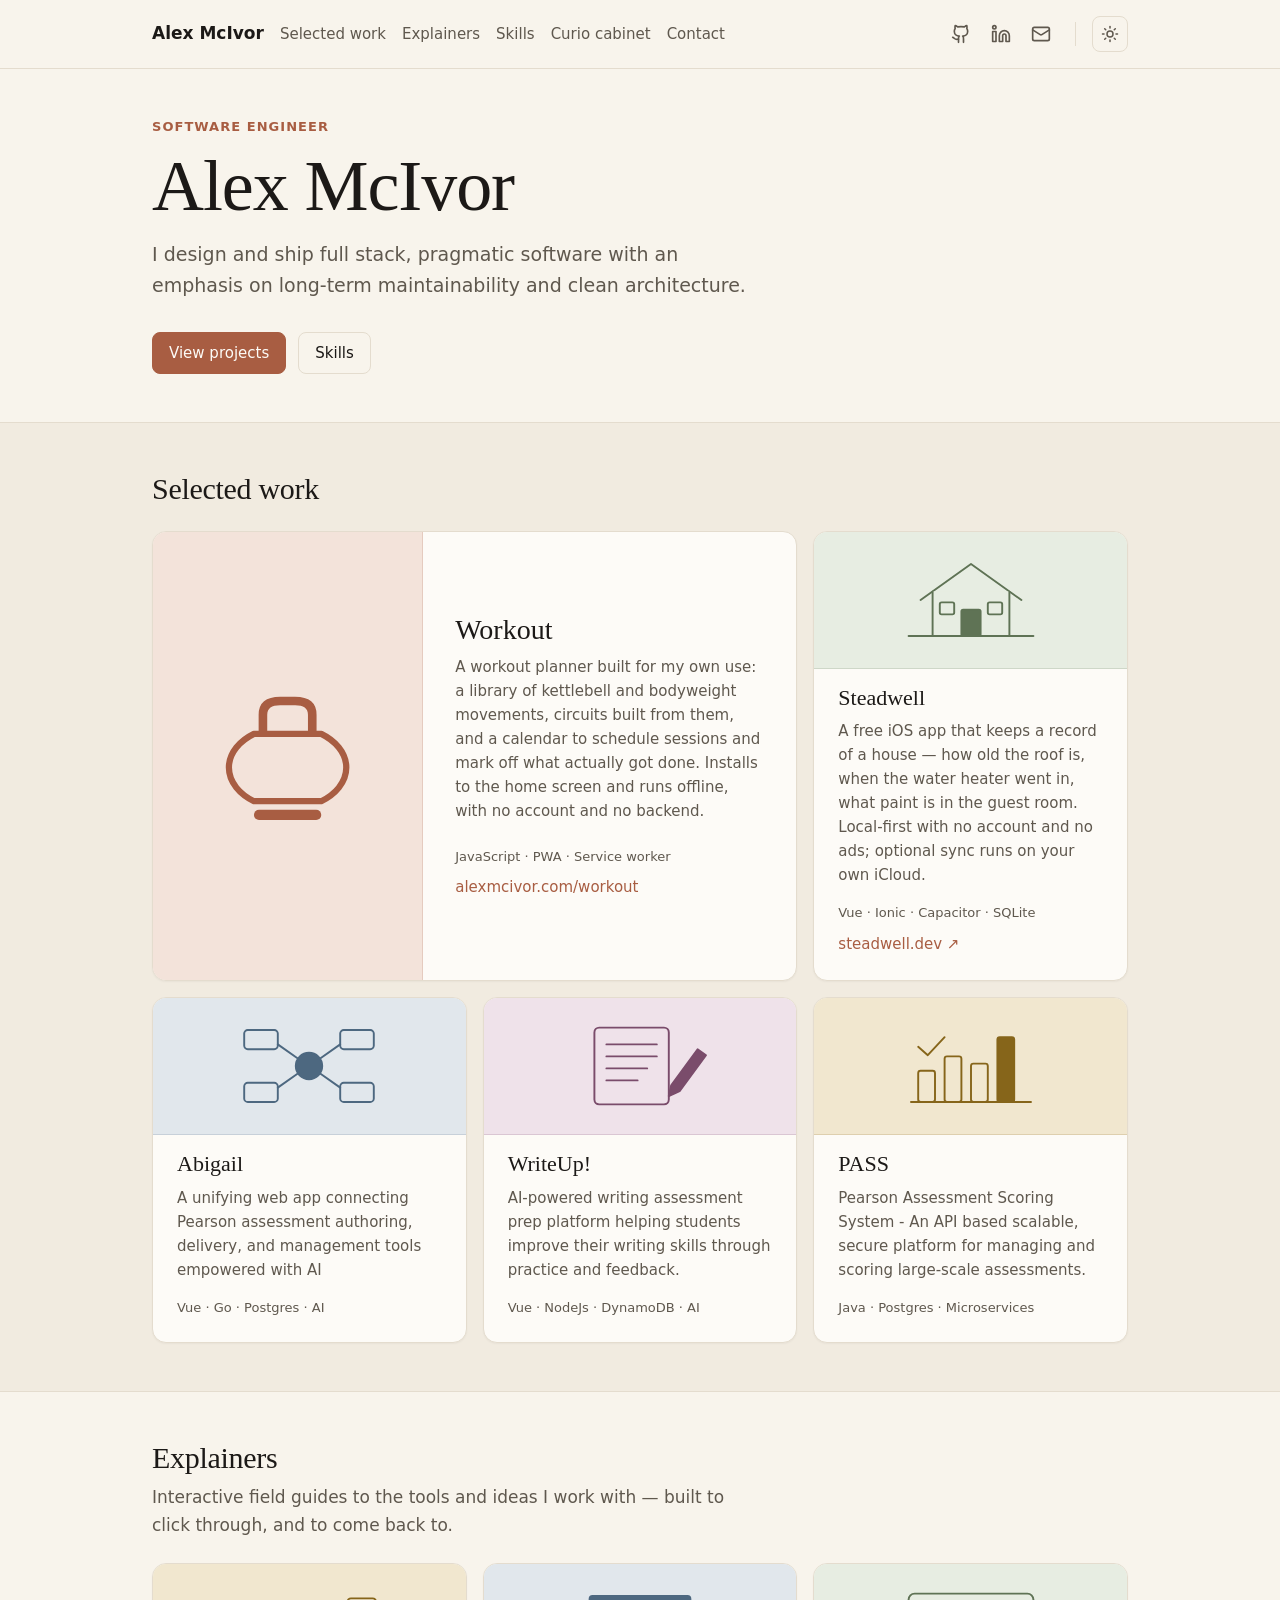
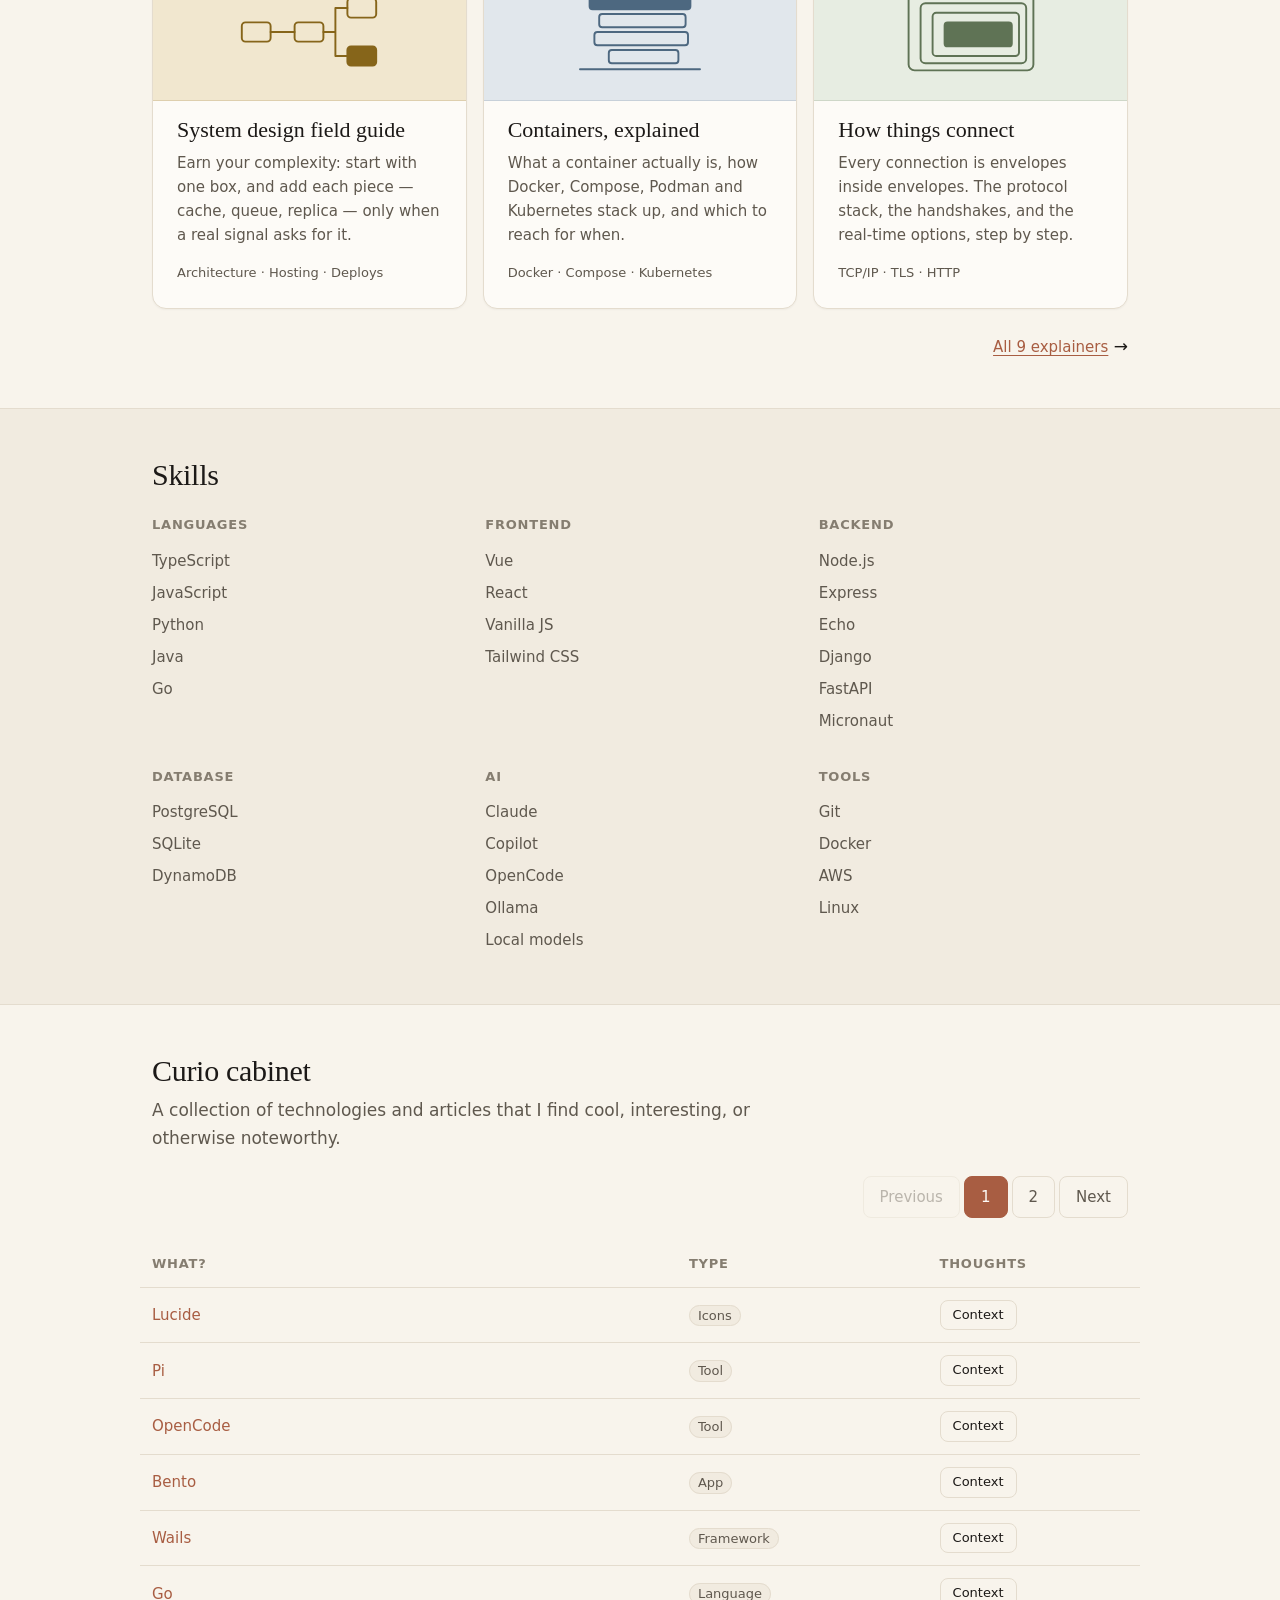
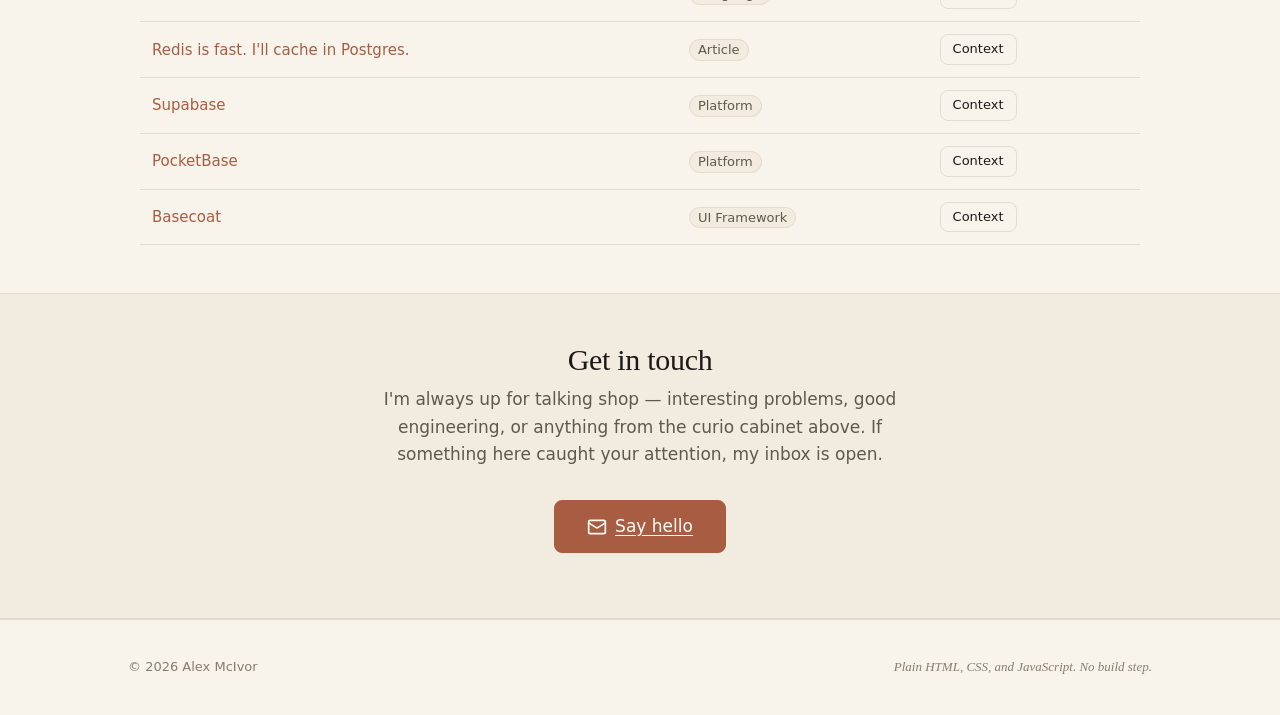
<file: index.html>
<!doctype html>
<html lang="en" data-theme="light">
  <head>
    <meta charset="utf-8" />
    <meta name="viewport" content="width=device-width,initial-scale=1" />
    <title>Alex McIvor — Software Engineer</title>
    <meta name="description" content="Alex McIvor is a software engineer who designs and ships full stack, pragmatic software with an emphasis on long-term maintainability and clean architecture." />

    <!-- Theme: light by default, applied before first paint to avoid a flash.
         See steadwell-design-system/theme-toggle.js for the source of this pattern. -->
    <script>
      (function () {
        var KEY = 'theme';
        var DEFAULT = 'light';
        function apply(choice) {
          document.documentElement.setAttribute('data-theme', choice);
        }
        function stored() {
          try {
            var v = localStorage.getItem(KEY);
            return v === 'light' || v === 'dark' ? v : null;
          } catch (e) {
            return null;
          }
        }
        apply(stored() || DEFAULT);
        window.setTheme = function (choice) {
          apply(choice);
          try {
            localStorage.setItem(KEY, choice);
          } catch (e) {}
        };
      })();
    </script>

    <link rel="icon" href="./favicon.ico" sizes="32x32" />
    <link rel="icon" href="./favicon.svg" type="image/svg+xml" />
    <link rel="apple-touch-icon" href="./apple-touch-icon.png" />

    <link rel="stylesheet" href="./css/tokens.css" />
    <link rel="stylesheet" href="./css/palette.css" />
    <link rel="stylesheet" href="./css/base.css" />
  </head>
  <body>
    <header class="site-header">
      <nav class="nav container" role="navigation" aria-label="Main">
        <div class="nav-left">
          <a href="#hero" class="site-title">Alex McIvor</a>
          <a href="#projects" class="nav-link">Selected work</a>
          <a href="#explainers" class="nav-link">Explainers</a>
          <a href="#skills" class="nav-link nav-link--optional">Skills</a>
          <a href="#curio" class="nav-link">Curio cabinet</a>
          <a href="#contact" class="nav-link">Contact</a>
        </div>
        <div class="nav-actions">
          <div class="socials" aria-label="Social links">
            <a id="github-link" class="social-link" href="https://github.com/MadManMcIvor" aria-label="GitHub (opens in a new tab)" target="_blank" rel="noopener noreferrer">
              <svg xmlns="http://www.w3.org/2000/svg" width="20" height="20" viewBox="0 0 24 24" fill="none" stroke="currentColor" stroke-width="2" stroke-linecap="round" stroke-linejoin="round" aria-hidden="true"><path d="M15 22v-4a4.8 4.8 0 0 0-1-3.5c3 0 6-2 6-5.5.08-1.25-.27-2.48-1-3.5.28-1.15.28-2.35 0-3.5 0 0-1 0-3 1.5-2.64-.5-5.36-.5-8 0C6 2 5 2 5 2c-.3 1.15-.3 2.35 0 3.5A5.403 5.403 0 0 0 4 9c0 3.5 3 5.5 6 5.5-.39.49-.68 1.05-.85 1.65-.17.6-.22 1.23-.15 1.85v4"/><path d="M9 18c-4.51 2-5-2-7-2"/></svg>
            </a>
            <a id="linkedin-link" class="social-link" href="https://www.linkedin.com/in/alex-mcivor-swe/" aria-label="LinkedIn (opens in a new tab)" target="_blank" rel="noopener noreferrer">
              <svg xmlns="http://www.w3.org/2000/svg" width="20" height="20" viewBox="0 0 24 24" fill="none" stroke="currentColor" stroke-width="2" stroke-linecap="round" stroke-linejoin="round" aria-hidden="true"><path d="M16 8a6 6 0 0 1 6 6v7h-4v-7a2 2 0 0 0-2-2 2 2 0 0 0-2 2v7h-4v-7a6 6 0 0 1 6-6z"/><rect width="4" height="12" x="2" y="9"/><circle cx="4" cy="4" r="2"/></svg>
            </a>
            <a id="email-link" class="social-link" href="mailto:mcivor444@gmail.com" aria-label="Send email">
              <svg xmlns="http://www.w3.org/2000/svg" width="20" height="20" viewBox="0 0 24 24" fill="none" stroke="currentColor" stroke-width="2" stroke-linecap="round" stroke-linejoin="round" aria-hidden="true"><path d="m22 7-8.991 5.727a2 2 0 0 1-2.009 0L2 7"/><rect x="2" y="4" width="20" height="16" rx="2"/></svg>
            </a>
          </div>

          <span class="nav-sep" aria-hidden="true" role="presentation"></span>

          <button id="theme-toggle" type="button" aria-label="Toggle dark mode" class="btn btn-icon" title="Toggle dark mode">
            <span class="theme-icon theme-icon-sun" aria-hidden="true">
              <svg xmlns="http://www.w3.org/2000/svg" width="18" height="18" viewBox="0 0 24 24" fill="none" stroke="currentColor" stroke-width="2" stroke-linecap="round" stroke-linejoin="round"><circle cx="12" cy="12" r="4"></circle><path d="M12 2v2"></path><path d="M12 20v2"></path><path d="m4.93 4.93 1.41 1.41"></path><path d="m17.66 17.66 1.41 1.41"></path><path d="M2 12h2"></path><path d="M20 12h2"></path><path d="m6.34 17.66-1.41 1.41"></path><path d="m19.07 4.93-1.41 1.41"></path></svg>
            </span>
            <span class="theme-icon theme-icon-moon" aria-hidden="true">
              <svg xmlns="http://www.w3.org/2000/svg" width="18" height="18" viewBox="0 0 24 24" fill="none" stroke="currentColor" stroke-width="2" stroke-linecap="round" stroke-linejoin="round"><path d="M21 12.79A9 9 0 1 1 11.21 3 7 7 0 0 0 21 12.79z"></path></svg>
            </span>
          </button>
        </div>
      </nav>
    </header>

    <main>
      <section id="hero" class="section hero" data-section="hero" aria-labelledby="hero-heading">
        <div class="container hero-inner">
        </div>
      </section>

      <section id="projects" class="section section--secondary" aria-labelledby="projects-heading">
        <div class="container projects">
          <h2 id="projects-heading" class="section-title">Selected work</h2>
          <div id="projects-grid" class="plates" role="list"></div>
        </div>
      </section>

      <section id="explainers" class="section" aria-labelledby="explainers-heading">
        <div class="container">
          <h2 id="explainers-heading" class="section-title">Explainers</h2>
          <p class="section-lead">Interactive field guides to the tools and ideas I work with — built to click through, and to come back to.</p>
          <div id="explainers-grid" class="plates" role="list"></div>
          <p class="section-more"><a id="explainers-more" href="explainers/">All explainers</a> <span aria-hidden="true">&rarr;</span></p>
        </div>
      </section>

      <section id="skills" class="section section--secondary" data-section="skills" aria-labelledby="skills-heading">
        <div class="container skills">
          <h2 id="skills-heading" class="section-title">Skills</h2>
          <div class="skills-grid"></div>
        </div>
      </section>

      <section id="curio" class="section" aria-labelledby="curio-heading">
        <div class="container curio">
          <h2 id="curio-heading" class="section-title">Curio cabinet</h2>
          <p class="lead">A collection of technologies and articles that I find cool, interesting, or otherwise noteworthy.</p>
          <div id="curio-table"></div>
        </div>
      </section>

      <section id="contact" class="section section--secondary" data-section="contact" aria-labelledby="contact-heading">
        <div class="container">
          <div class="contact">
            <h2 id="contact-heading" class="section-title"></h2>
            <p class="lead"></p>

            <p class="contact-cta-wrap">
              <a id="contact-cta" class="btn btn-primary btn-cta" role="button" aria-label="Send email to Alex McIvor">
                <svg xmlns="http://www.w3.org/2000/svg" width="20" height="20" viewBox="0 0 24 24" fill="none" stroke="currentColor" stroke-width="2" stroke-linecap="round" stroke-linejoin="round"><path d="m22 7-8.991 5.727a2 2 0 0 1-2.009 0L2 7"/><rect x="2" y="4" width="20" height="16" rx="2"/></svg>
                <span></span>
              </a>
            </p>
          </div>
        </div>
      </section>
    </main>

    <footer class="site-footer">
      <div class="container footer-inner">
      </div>
    </footer>

    <script type="module" src="./js/main.js"></script>
  </body>
</html>
</file>
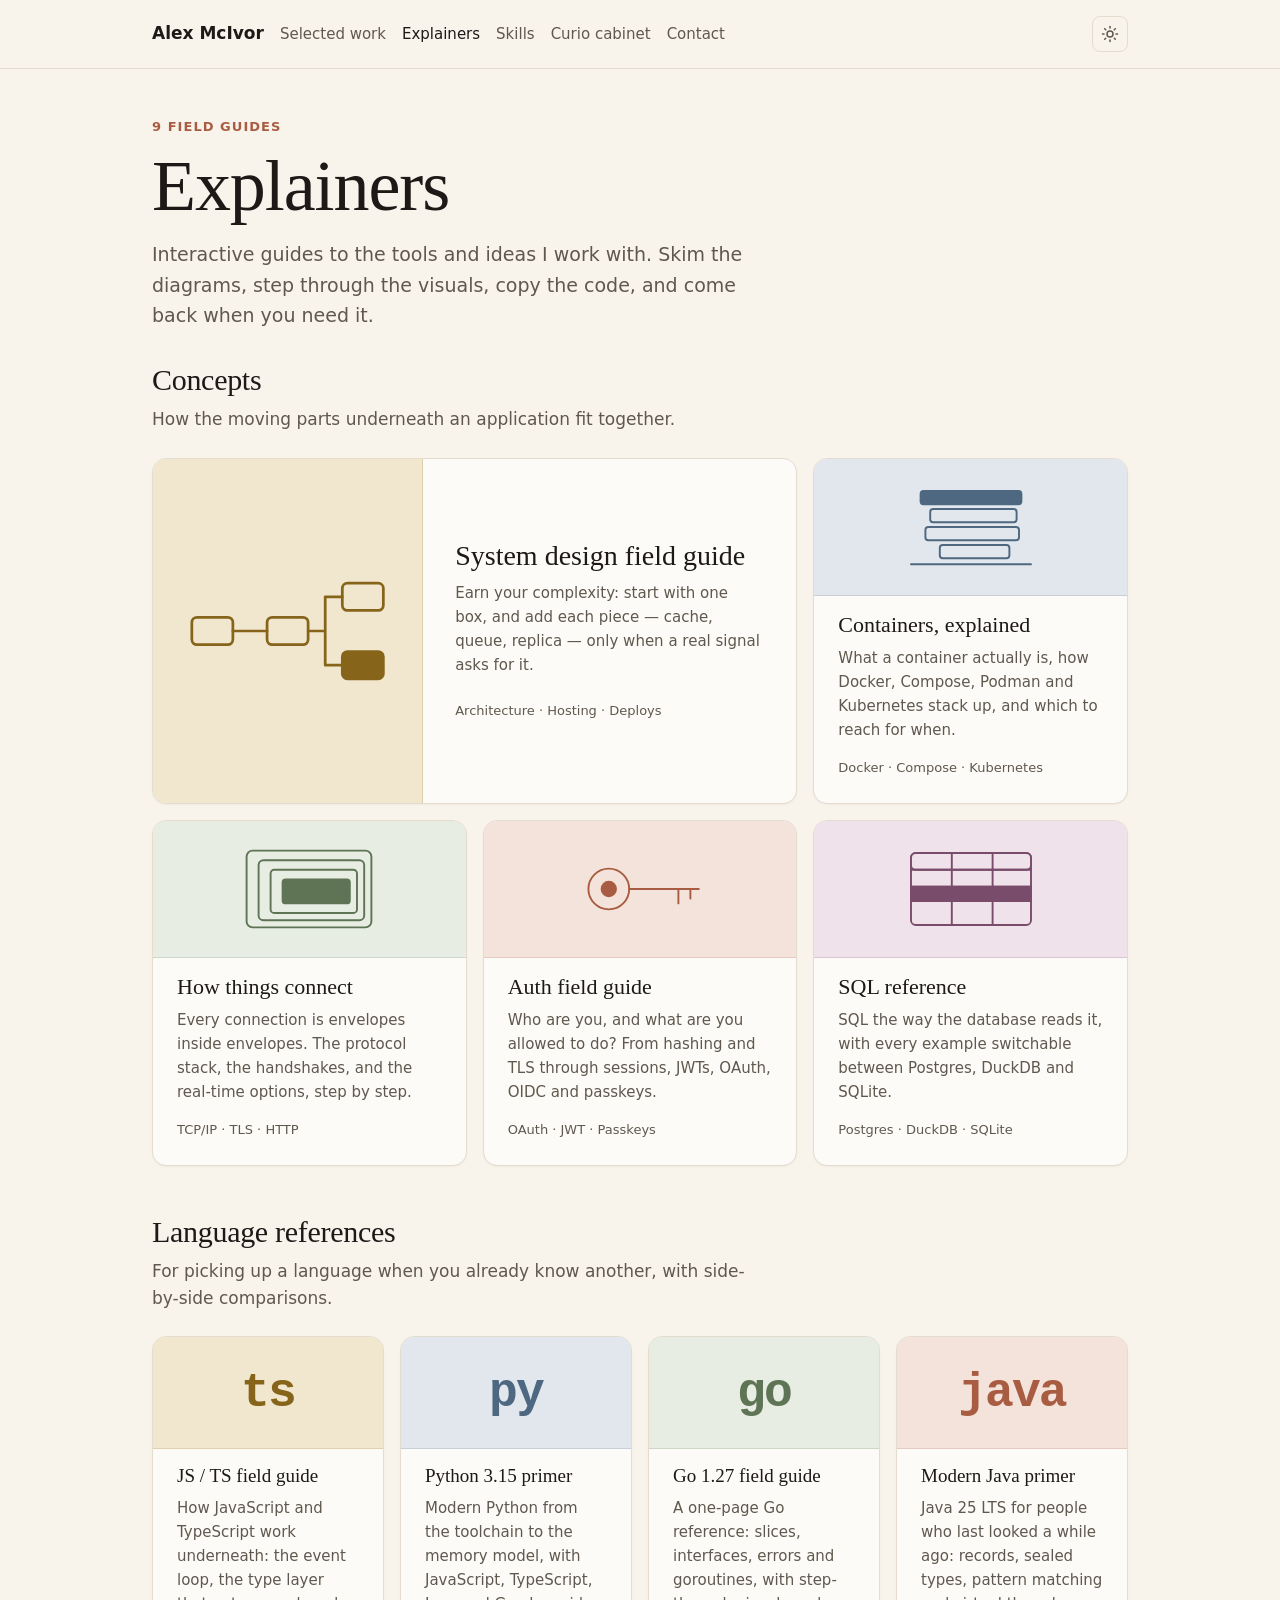
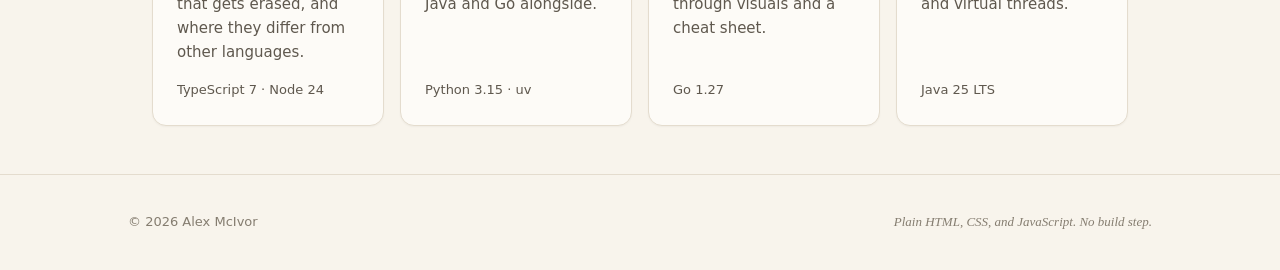
<file: explainers/index.html>
<!doctype html>
<html lang="en" data-theme="light">
  <head>
    <meta charset="utf-8" />
    <meta name="viewport" content="width=device-width,initial-scale=1" />
    <title>Explainers — Alex McIvor</title>
    <meta name="description" content="Interactive field guides by Alex McIvor: containers, networking, system design, auth, SQL, and references for JavaScript/TypeScript, Python, Go and Java." />

    <!-- Theme: light by default, applied before first paint. Same key as the home page. -->
    <script>
      (function () {
        var KEY = 'theme';
        var DEFAULT = 'light';
        function apply(choice) {
          document.documentElement.setAttribute('data-theme', choice);
        }
        function stored() {
          try {
            var v = localStorage.getItem(KEY);
            return v === 'light' || v === 'dark' ? v : null;
          } catch (e) {
            return null;
          }
        }
        apply(stored() || DEFAULT);
        window.setTheme = function (choice) {
          apply(choice);
          try {
            localStorage.setItem(KEY, choice);
          } catch (e) {}
        };
      })();
    </script>

    <link rel="icon" href="../favicon.ico" sizes="32x32" />
    <link rel="icon" href="../favicon.svg" type="image/svg+xml" />
    <link rel="apple-touch-icon" href="../apple-touch-icon.png" />

    <link rel="stylesheet" href="../css/tokens.css" />
    <link rel="stylesheet" href="../css/palette.css" />
    <link rel="stylesheet" href="../css/base.css" />
  </head>
  <body>
    <header class="site-header">
      <nav class="nav container" role="navigation" aria-label="Main">
        <div class="nav-left">
          <a href="../" class="site-title">Alex McIvor</a>
          <a href="../#projects" class="nav-link">Selected work</a>
          <a href="./" class="nav-link" aria-current="page">Explainers</a>
          <a href="../#skills" class="nav-link nav-link--optional">Skills</a>
          <a href="../#curio" class="nav-link">Curio cabinet</a>
          <a href="../#contact" class="nav-link">Contact</a>
        </div>
        <div class="nav-actions">
          <button id="theme-toggle" type="button" aria-label="Toggle dark mode" class="btn btn-icon" title="Toggle dark mode">
            <span class="theme-icon theme-icon-sun" aria-hidden="true">
              <svg xmlns="http://www.w3.org/2000/svg" width="18" height="18" viewBox="0 0 24 24" fill="none" stroke="currentColor" stroke-width="2" stroke-linecap="round" stroke-linejoin="round"><circle cx="12" cy="12" r="4"></circle><path d="M12 2v2"></path><path d="M12 20v2"></path><path d="m4.93 4.93 1.41 1.41"></path><path d="m17.66 17.66 1.41 1.41"></path><path d="M2 12h2"></path><path d="M20 12h2"></path><path d="m6.34 17.66-1.41 1.41"></path><path d="m19.07 4.93-1.41 1.41"></path></svg>
            </span>
            <span class="theme-icon theme-icon-moon" aria-hidden="true">
              <svg xmlns="http://www.w3.org/2000/svg" width="18" height="18" viewBox="0 0 24 24" fill="none" stroke="currentColor" stroke-width="2" stroke-linecap="round" stroke-linejoin="round"><path d="M21 12.79A9 9 0 1 1 11.21 3 7 7 0 0 0 21 12.79z"></path></svg>
            </span>
          </button>
        </div>
      </nav>
    </header>

    <main>
      <section class="container page-intro" aria-labelledby="page-heading">
        <p class="eyebrow"><span id="explainer-count">9</span> field guides</p>
        <h1 id="page-heading">Explainers</h1>
        <p class="lead">Interactive guides to the tools and ideas I work with. Skim the diagrams, step through the visuals, copy the code, and come back when you need it.</p>
      </section>

      <div class="container explainer-groups" id="explainer-groups"></div>
    </main>

    <footer class="site-footer">
      <div class="container footer-inner"></div>
    </footer>

    <script type="module" src="../js/explainersPage.js"></script>
  </body>
</html>
</file>
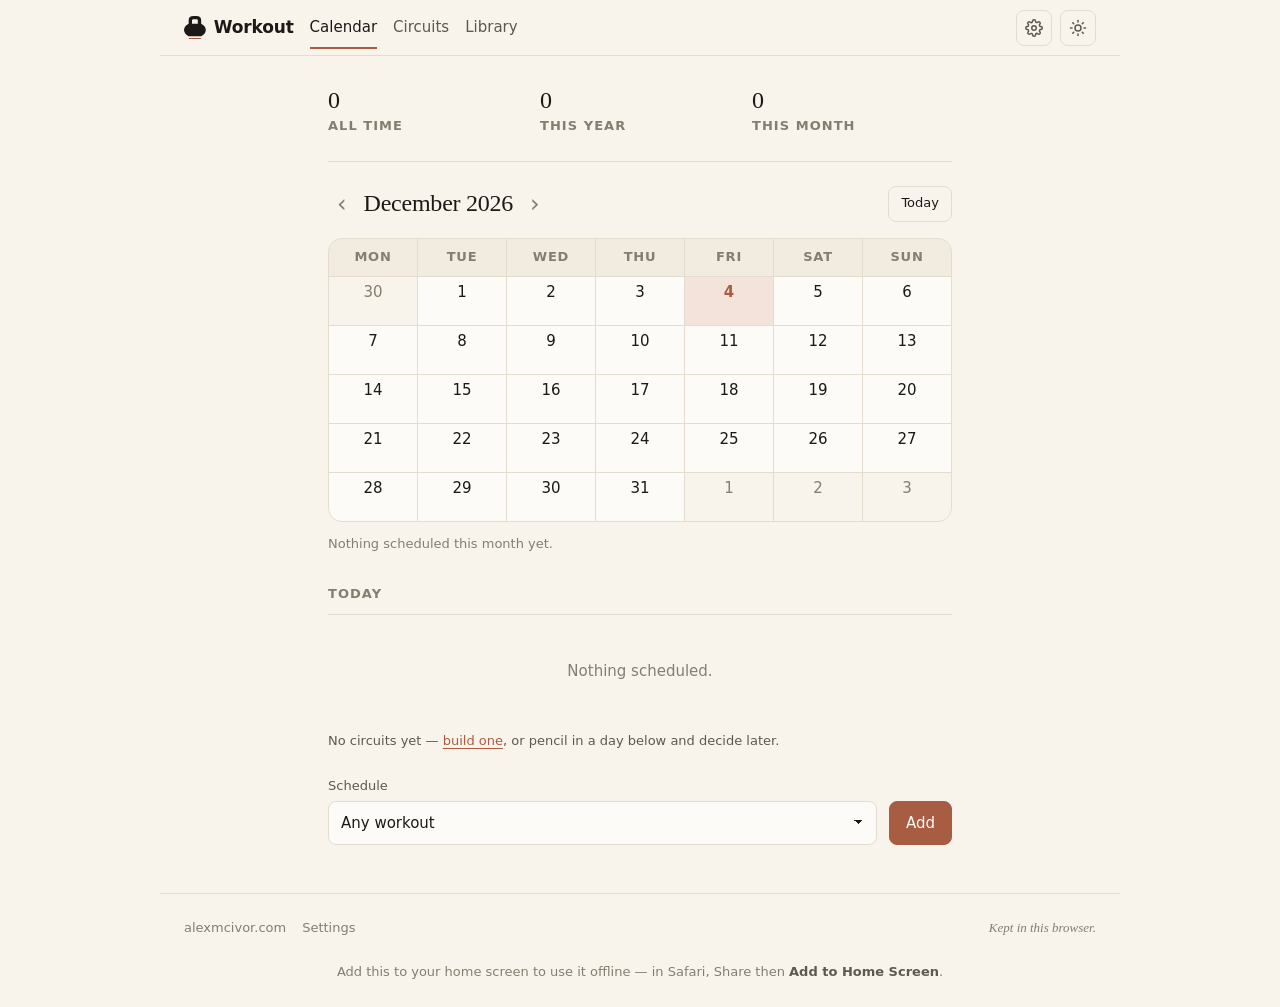
<file: workout/index.html>
<!doctype html>
<html lang="en" data-theme="light">
  <head>
    <meta charset="utf-8" />
    <meta name="viewport" content="width=device-width,initial-scale=1,viewport-fit=cover" />
    <title>Workout — Alex McIvor</title>
    <meta name="description" content="A small kettlebell circuit builder and interval timer. Everything is kept in this browser." />

    <!-- Theme: light by default, applied before first paint to avoid a flash.
         Same key as the main site, so /workout honours the choice made there. -->
    <script>
      (function () {
        var KEY = 'theme';
        var DEFAULT = 'light';
        function apply(choice) {
          document.documentElement.setAttribute('data-theme', choice);
        }
        function stored() {
          try {
            var v = localStorage.getItem(KEY);
            return v === 'light' || v === 'dark' ? v : null;
          } catch (e) {
            return null;
          }
        }
        apply(stored() || DEFAULT);
        window.setTheme = function (choice) {
          apply(choice);
          try {
            localStorage.setItem(KEY, choice);
          } catch (e) {}
        };
      })();
    </script>

    <link rel="stylesheet" href="./tokens.css" />
    <link rel="stylesheet" href="./styles.css" />

    <link rel="icon" href="./icons/icon.svg" type="image/svg+xml" />
    <link rel="icon" href="./icons/favicon-32.png" sizes="32x32" />
    <link rel="manifest" href="./manifest.webmanifest" />

    <!-- iOS still wants the old meta tags to install to the home screen. -->
    <link rel="apple-touch-icon" href="./icons/apple-touch-icon.png" />
    <meta name="apple-mobile-web-app-capable" content="yes" />
    <meta name="apple-mobile-web-app-title" content="Workout" />
    <meta name="apple-mobile-web-app-status-bar-style" content="default" />
    <meta name="theme-color" content="#f8f4ec" media="(prefers-color-scheme: light)" />
    <meta name="theme-color" content="#1a1714" media="(prefers-color-scheme: dark)" />
  </head>
  <body>
    <div class="app">
      <header class="topbar">
        <h1 class="app-title">
          <!-- The kettlebell mark. Same geometry as icons/icon.svg (the source
               of truth), minus the paper ground: the bell takes currentColor so
               it inverts with the theme, the base stays clay. -->
          <svg class="app-mark" viewBox="106 93 300 327" aria-hidden="true" focusable="false">
            <path fill="none" stroke="currentColor" stroke-width="46"
                  d="M193 250 L193 151 Q193 116 237 116 L275 116 Q319 116 319 151 L319 250"/>
            <path fill="currentColor" d="M170 200 A150 105 0 0 0 170 372 L342 372 A150 105 0 0 0 342 200 Z"/>
            <rect x="170" y="394" width="172" height="26" rx="13" fill="var(--clay)"/>
          </svg>
          Workout
        </h1>

        <nav class="tabs" aria-label="Sections">
          <a href="#/calendar" data-tab="calendar">Calendar</a>
          <a href="#/builder" data-tab="builder">Circuits</a>
          <a href="#/library" data-tab="library">Library</a>
        </nav>

        <div class="topbar-actions">
          <a id="settings-link" href="#/settings" class="btn btn-icon" aria-label="Settings" title="Settings">
            <svg xmlns="http://www.w3.org/2000/svg" width="18" height="18" viewBox="0 0 24 24" fill="none" stroke="currentColor" stroke-width="2" stroke-linecap="round" stroke-linejoin="round"><circle cx="12" cy="12" r="3"></circle><path d="M19.4 15a1.65 1.65 0 0 0 .33 1.82l.06.06a2 2 0 1 1-2.83 2.83l-.06-.06a1.65 1.65 0 0 0-1.82-.33 1.65 1.65 0 0 0-1 1.51V21a2 2 0 0 1-4 0v-.09A1.65 1.65 0 0 0 9 19.4a1.65 1.65 0 0 0-1.82.33l-.06.06a2 2 0 1 1-2.83-2.83l.06-.06a1.65 1.65 0 0 0 .33-1.82 1.65 1.65 0 0 0-1.51-1H3a2 2 0 0 1 0-4h.09A1.65 1.65 0 0 0 4.6 9a1.65 1.65 0 0 0-.33-1.82l-.06-.06a2 2 0 1 1 2.83-2.83l.06.06a1.65 1.65 0 0 0 1.82.33H9a1.65 1.65 0 0 0 1-1.51V3a2 2 0 0 1 4 0v.09a1.65 1.65 0 0 0 1 1.51 1.65 1.65 0 0 0 1.82-.33l.06-.06a2 2 0 1 1 2.83 2.83l-.06.06a1.65 1.65 0 0 0-.33 1.82V9a1.65 1.65 0 0 0 1.51 1H21a2 2 0 0 1 0 4h-.09a1.65 1.65 0 0 0-1.51 1z"></path></svg>
          </a>

          <button id="theme-toggle" type="button" class="btn btn-icon" aria-label="Toggle dark mode" title="Toggle dark mode">
            <span class="theme-icon theme-icon-sun" aria-hidden="true">
              <svg xmlns="http://www.w3.org/2000/svg" width="18" height="18" viewBox="0 0 24 24" fill="none" stroke="currentColor" stroke-width="2" stroke-linecap="round" stroke-linejoin="round"><circle cx="12" cy="12" r="4"></circle><path d="M12 2v2"></path><path d="M12 20v2"></path><path d="m4.93 4.93 1.41 1.41"></path><path d="m17.66 17.66 1.41 1.41"></path><path d="M2 12h2"></path><path d="M20 12h2"></path><path d="m6.34 17.66-1.41 1.41"></path><path d="m19.07 4.93-1.41 1.41"></path></svg>
            </span>
            <span class="theme-icon theme-icon-moon" aria-hidden="true">
              <svg xmlns="http://www.w3.org/2000/svg" width="18" height="18" viewBox="0 0 24 24" fill="none" stroke="currentColor" stroke-width="2" stroke-linecap="round" stroke-linejoin="round"><path d="M21 12.79A9 9 0 1 1 11.21 3 7 7 0 0 0 21 12.79z"></path></svg>
            </span>
          </button>
        </div>
      </header>

      <main id="view" tabindex="-1"></main>

      <footer class="app-footer">
        <a href="/">alexmcivor.com</a>
        <a href="#/settings">Settings</a>
        <span class="credit">Kept in this browser.</span>
      </footer>

      <!-- Hidden once the app is installed; see the display-mode rule in styles.css. -->
      <p class="install-hint">
        Add this to your home screen to use it offline — in Safari, Share then
        <strong>Add to Home Screen</strong>.
      </p>
    </div>

    <script type="module" src="./js/main.js"></script>
  </body>
</html>
</file>
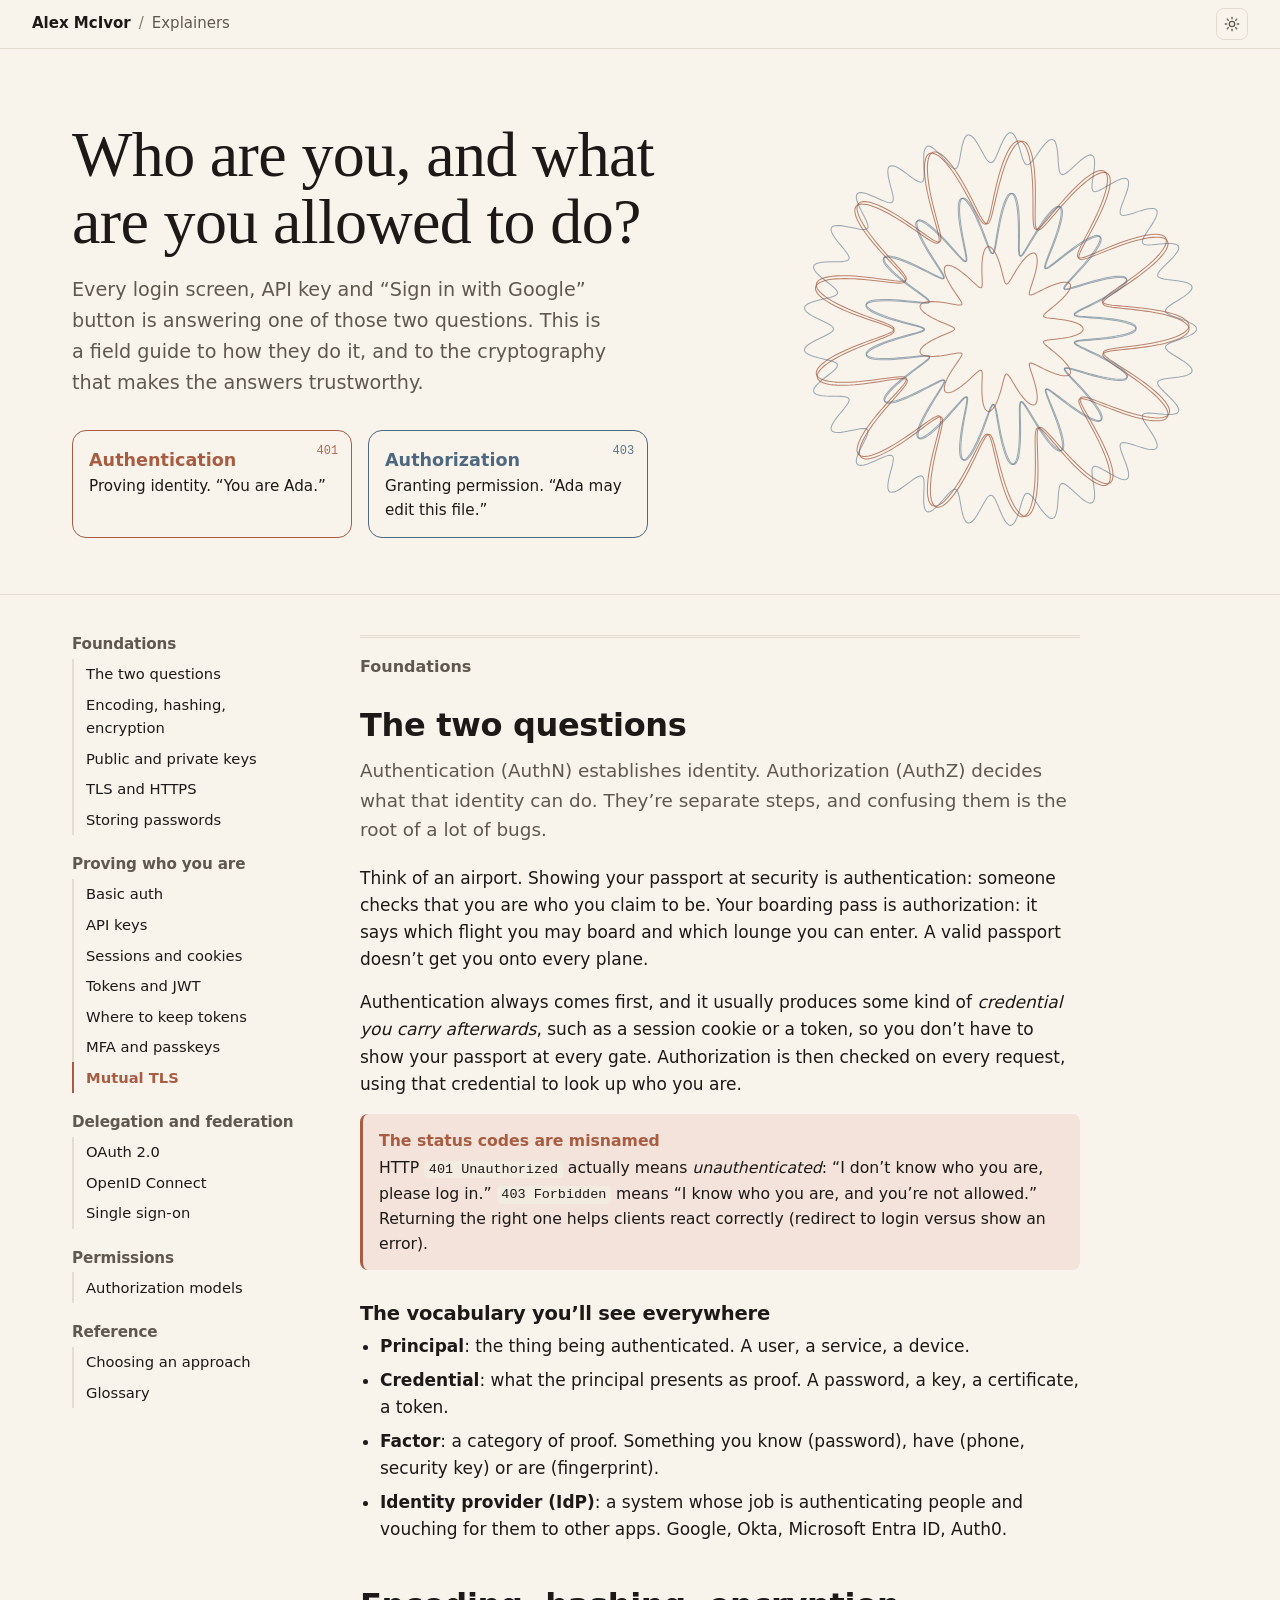
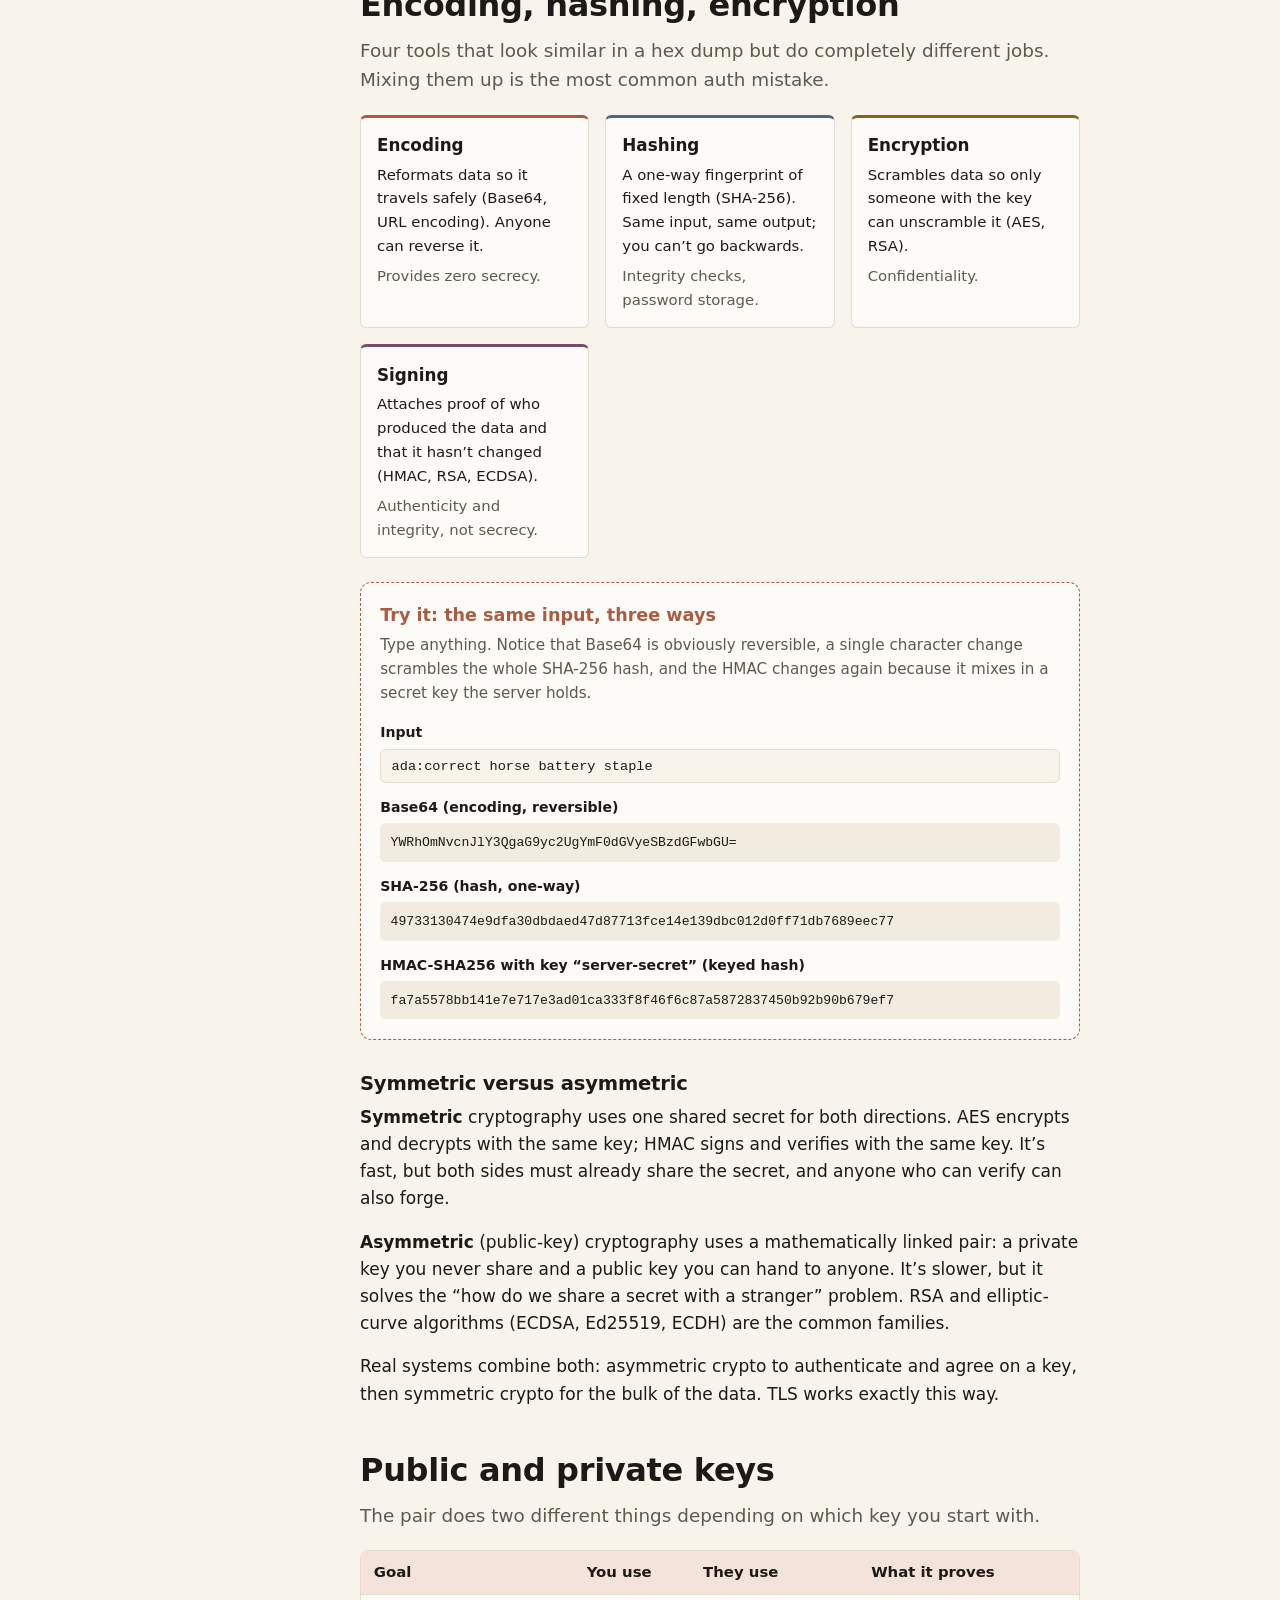
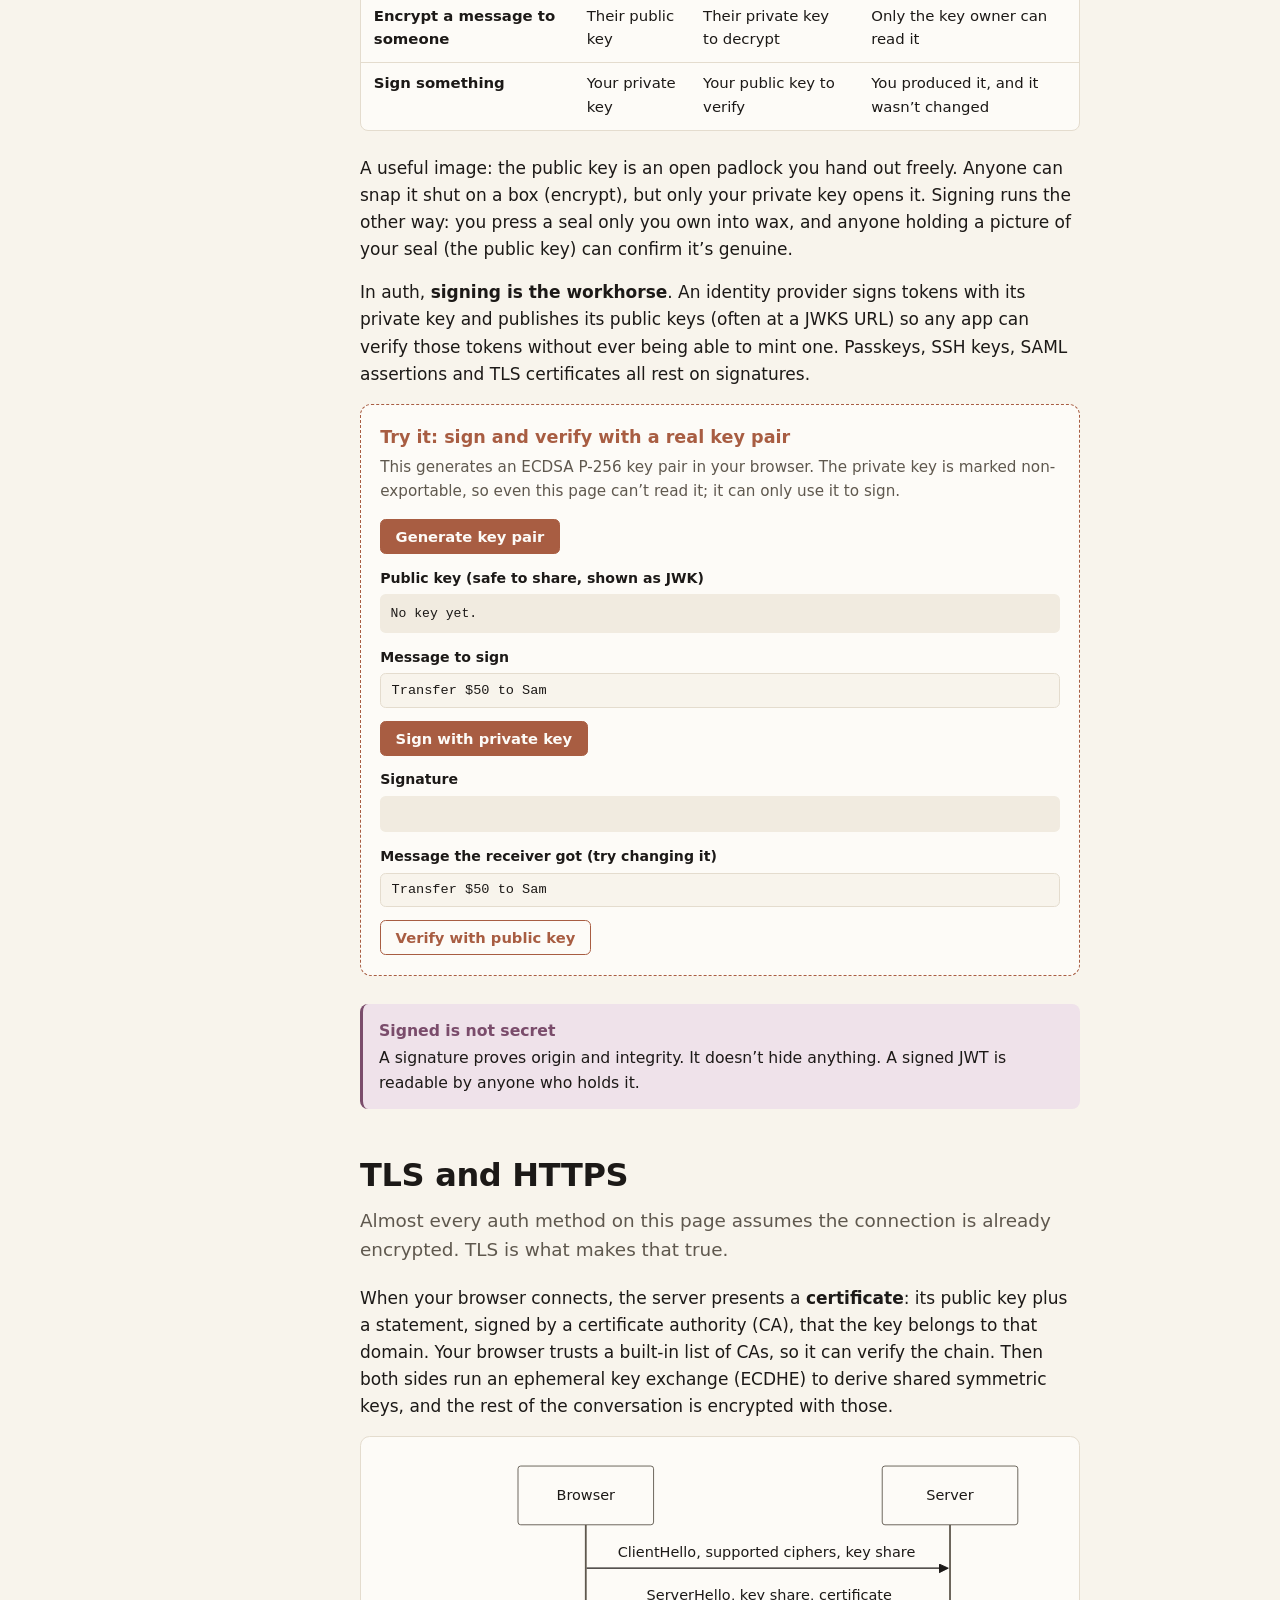
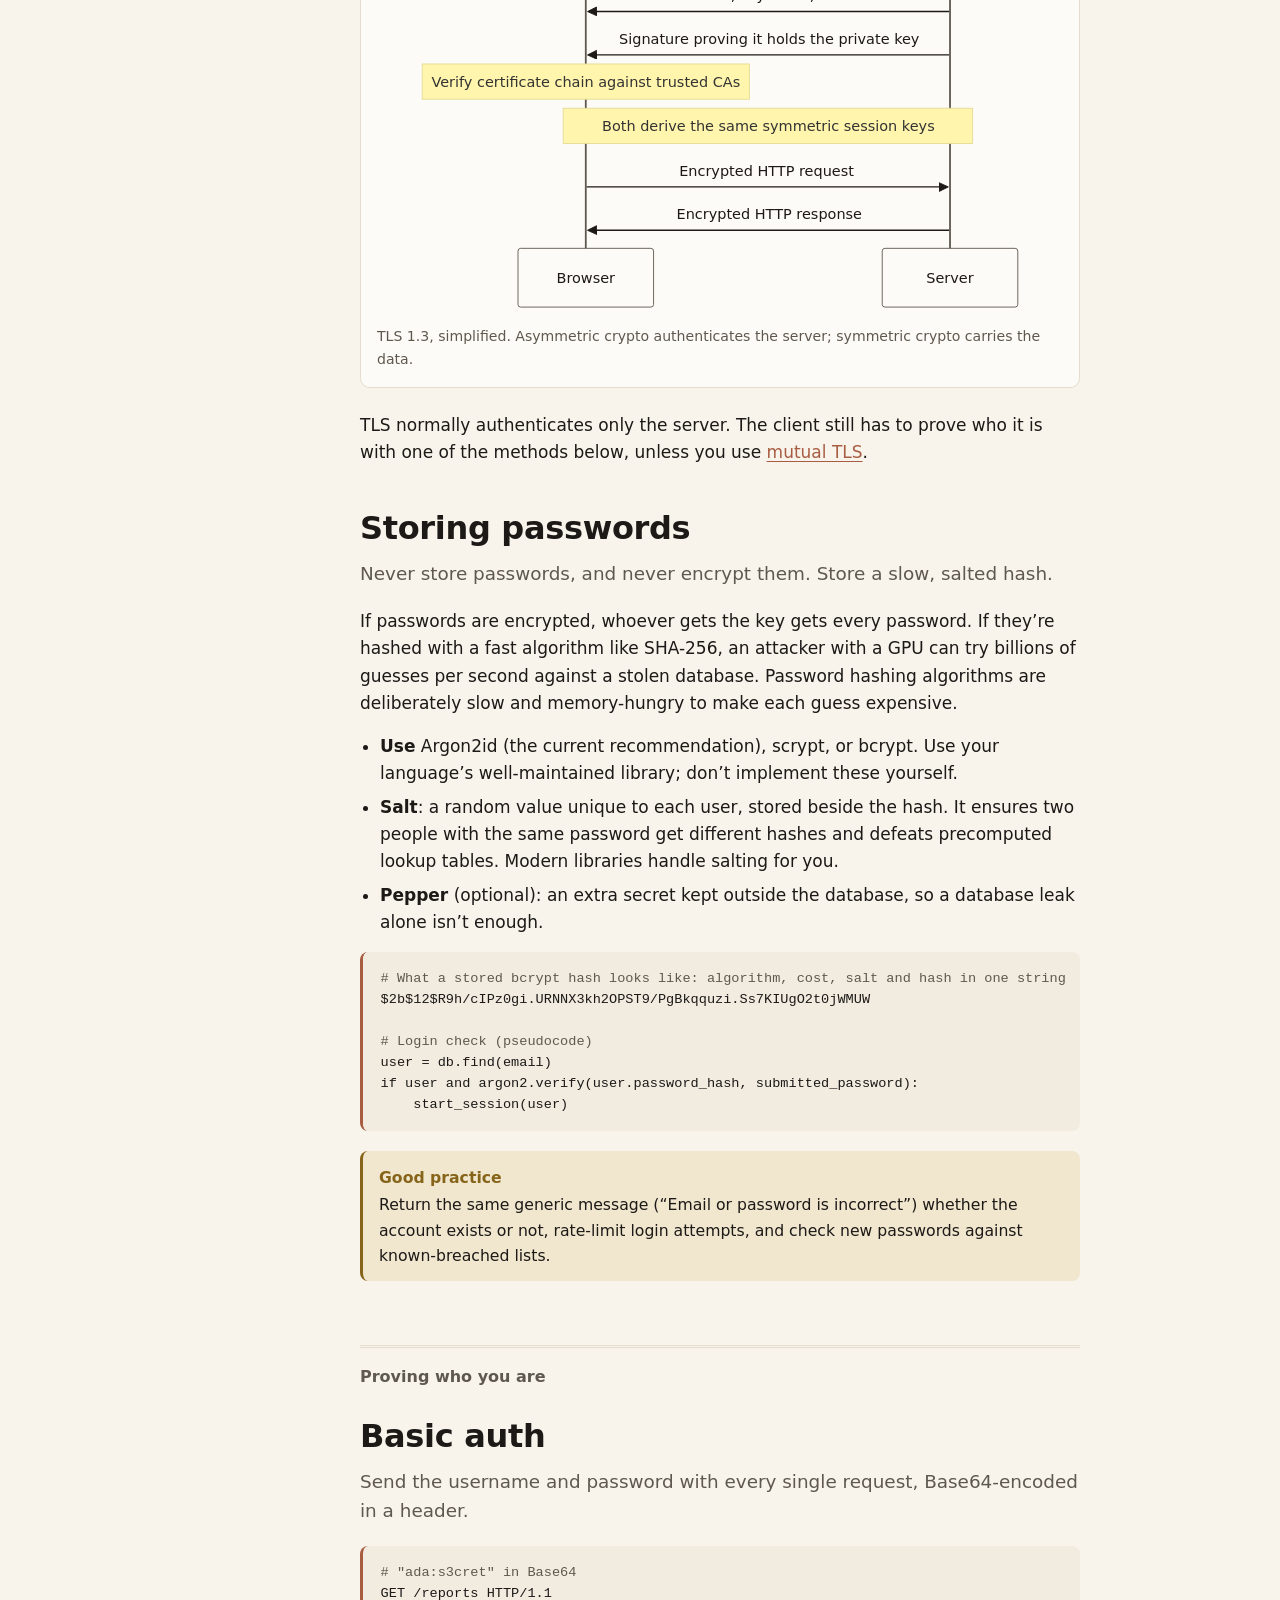
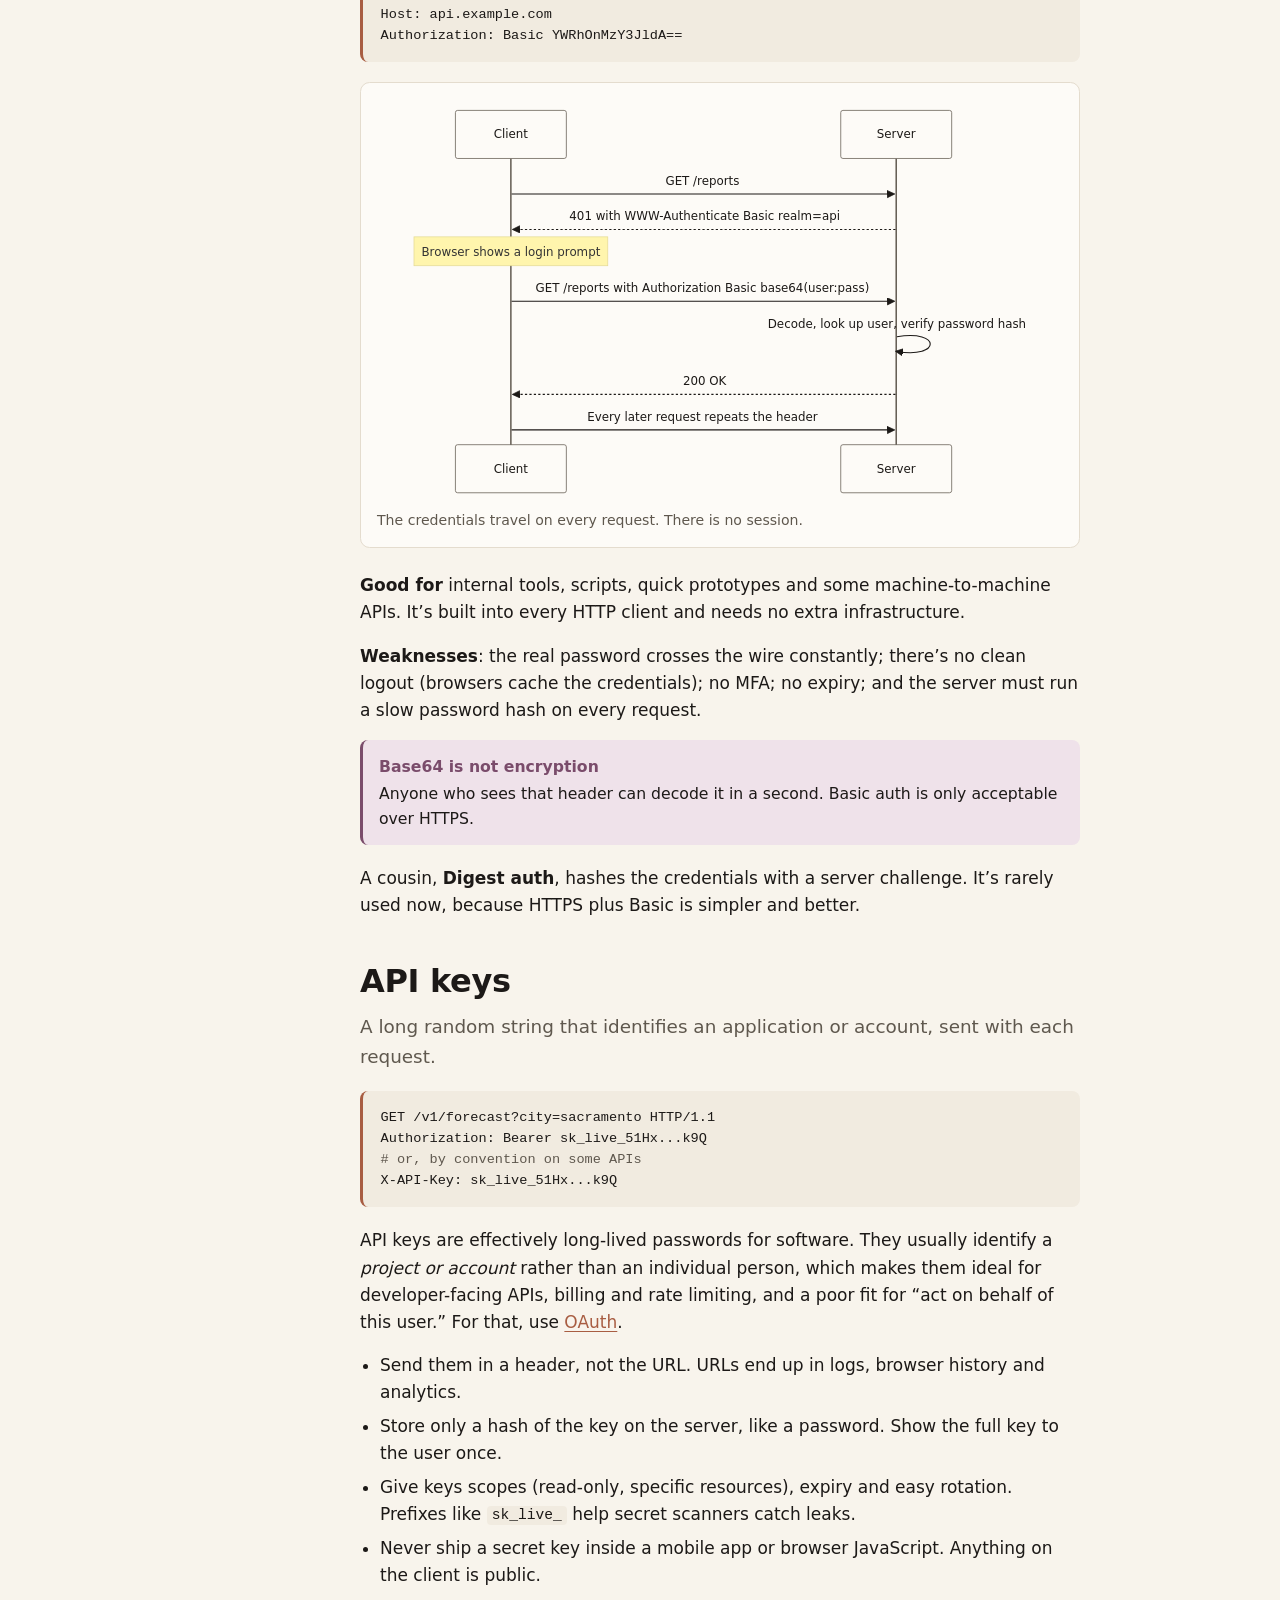
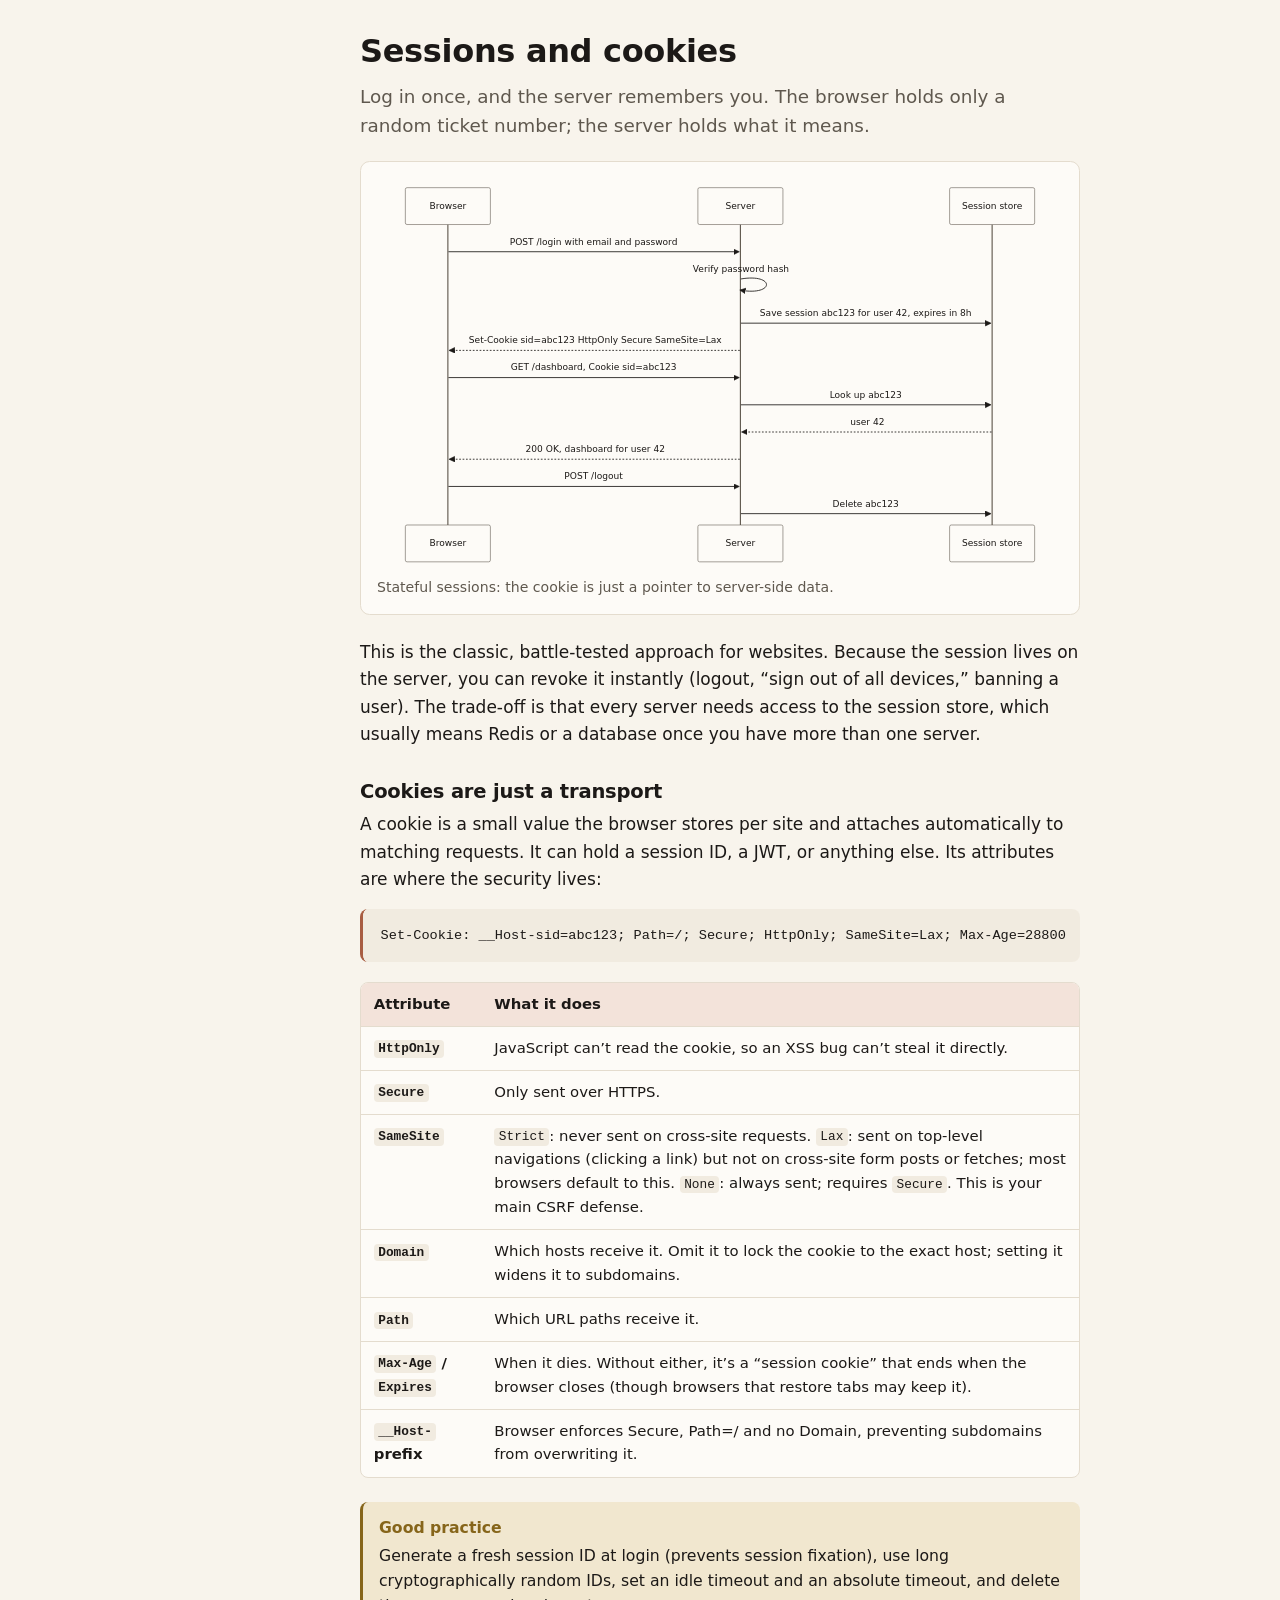
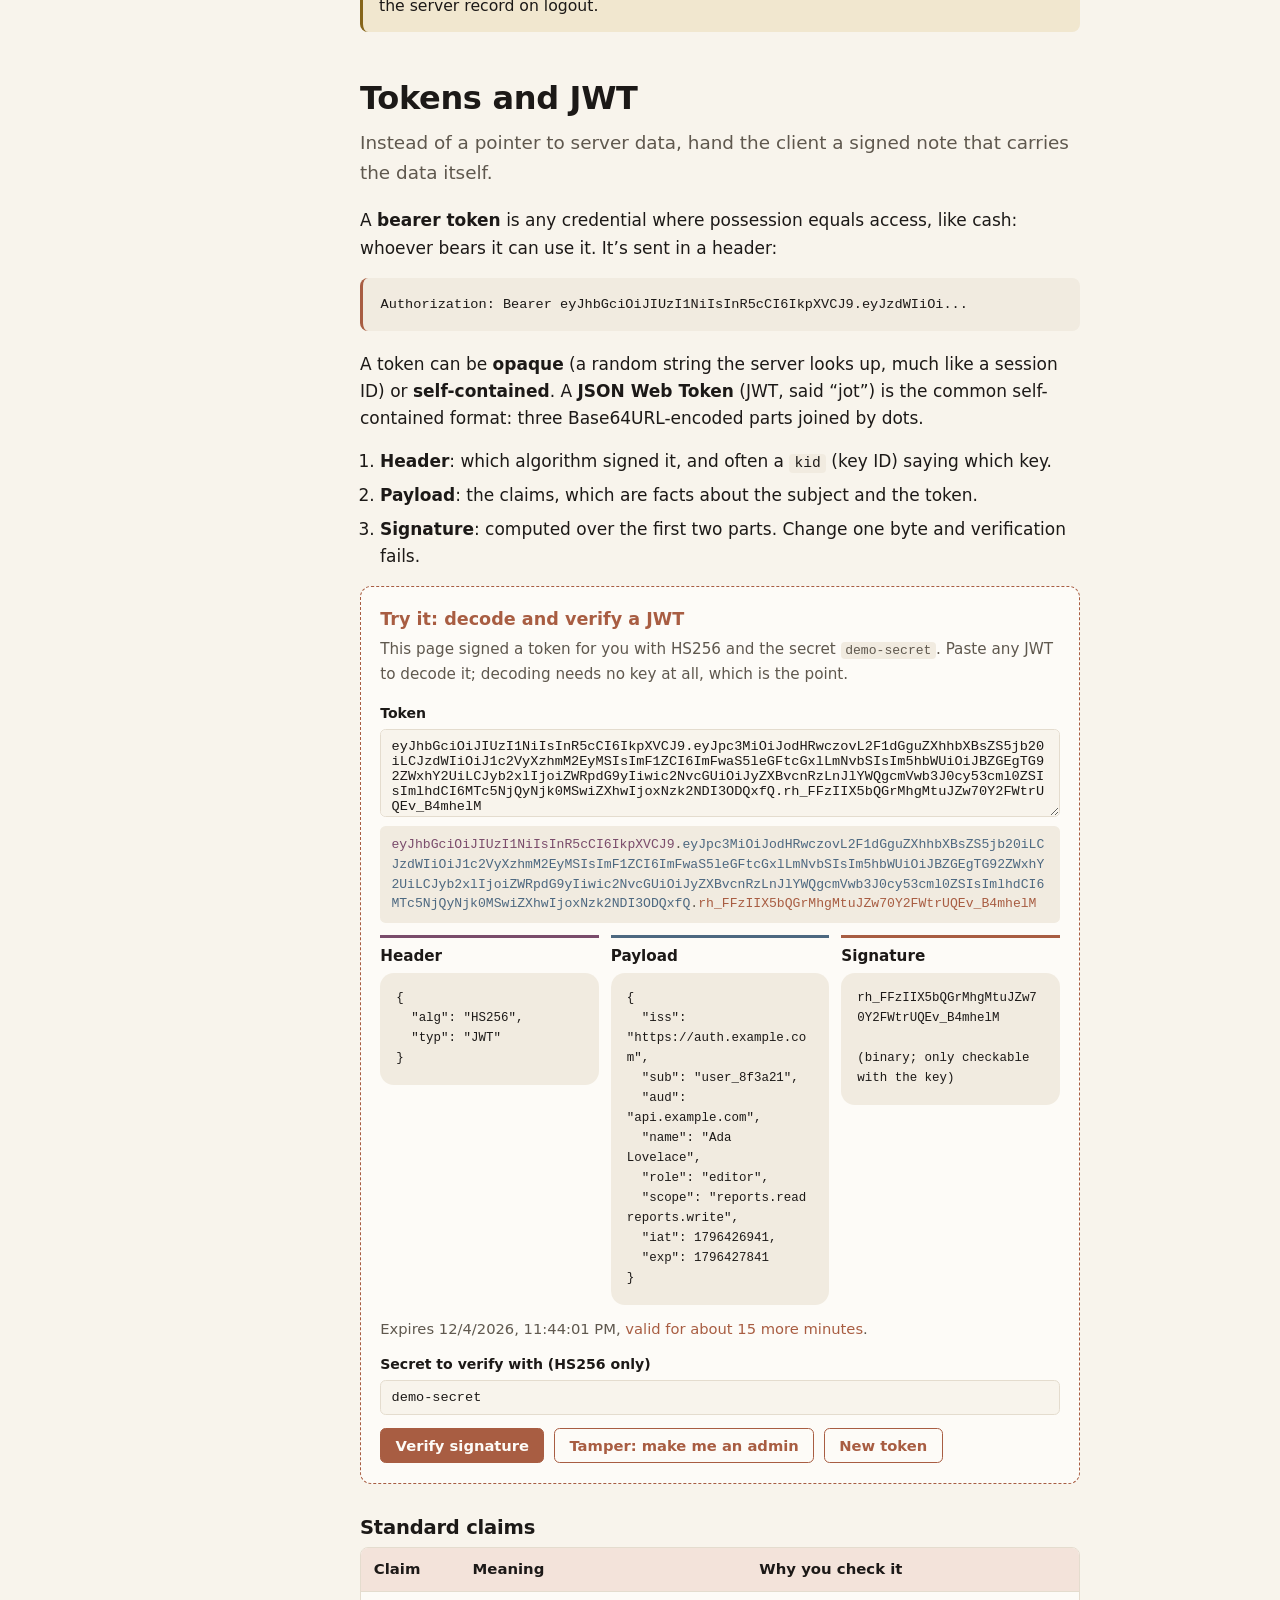
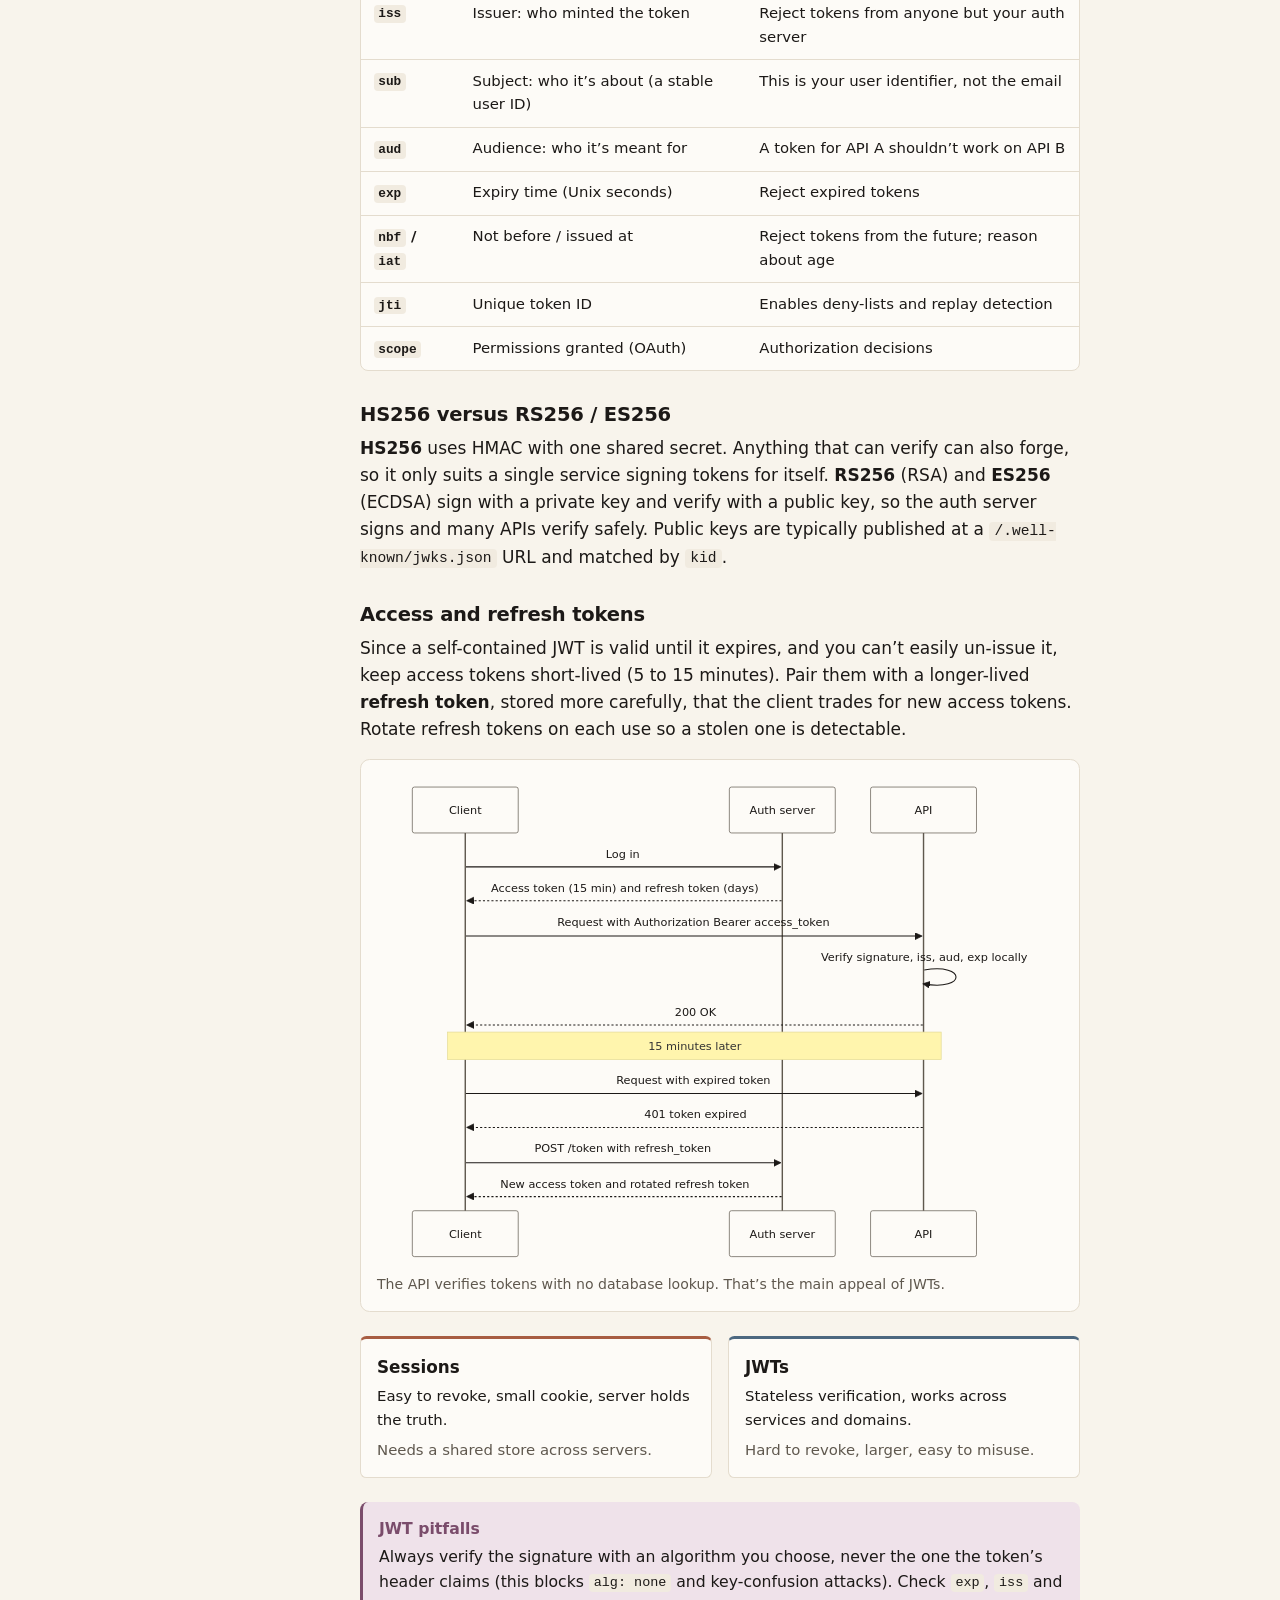
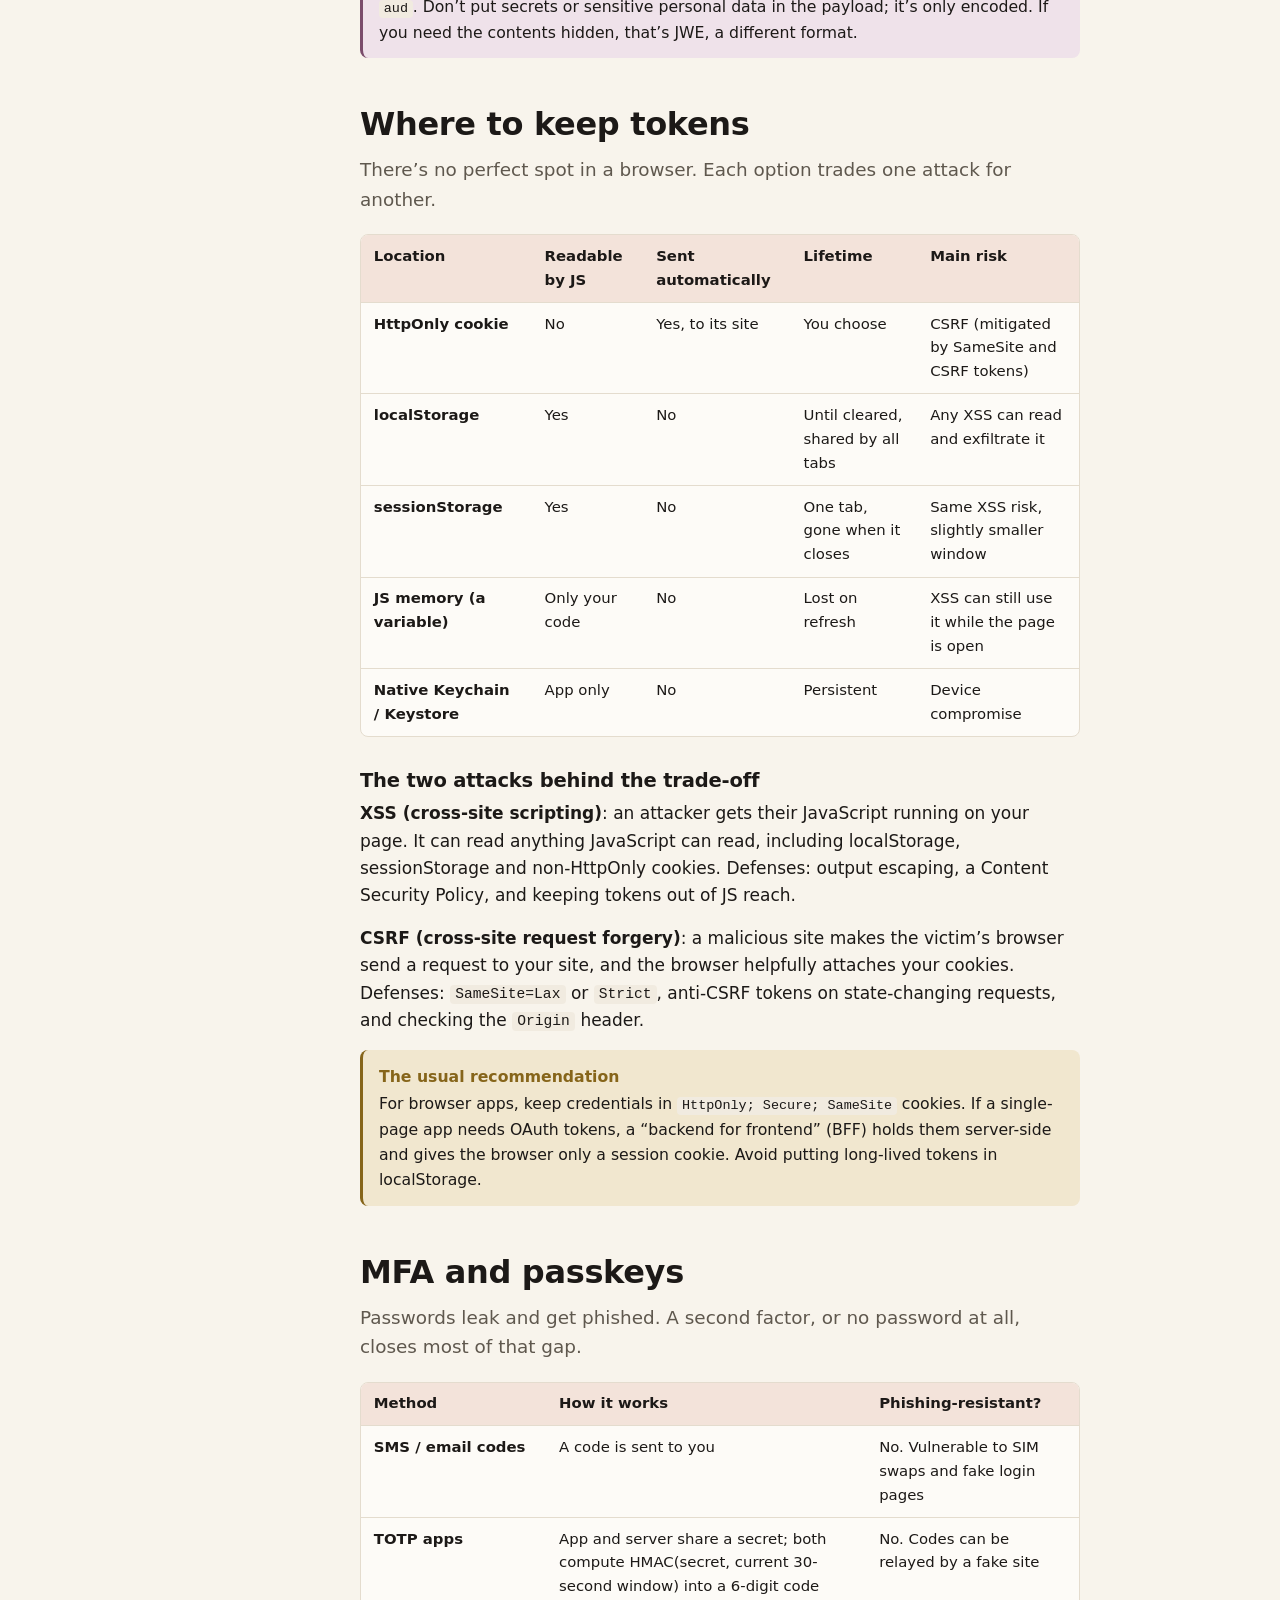
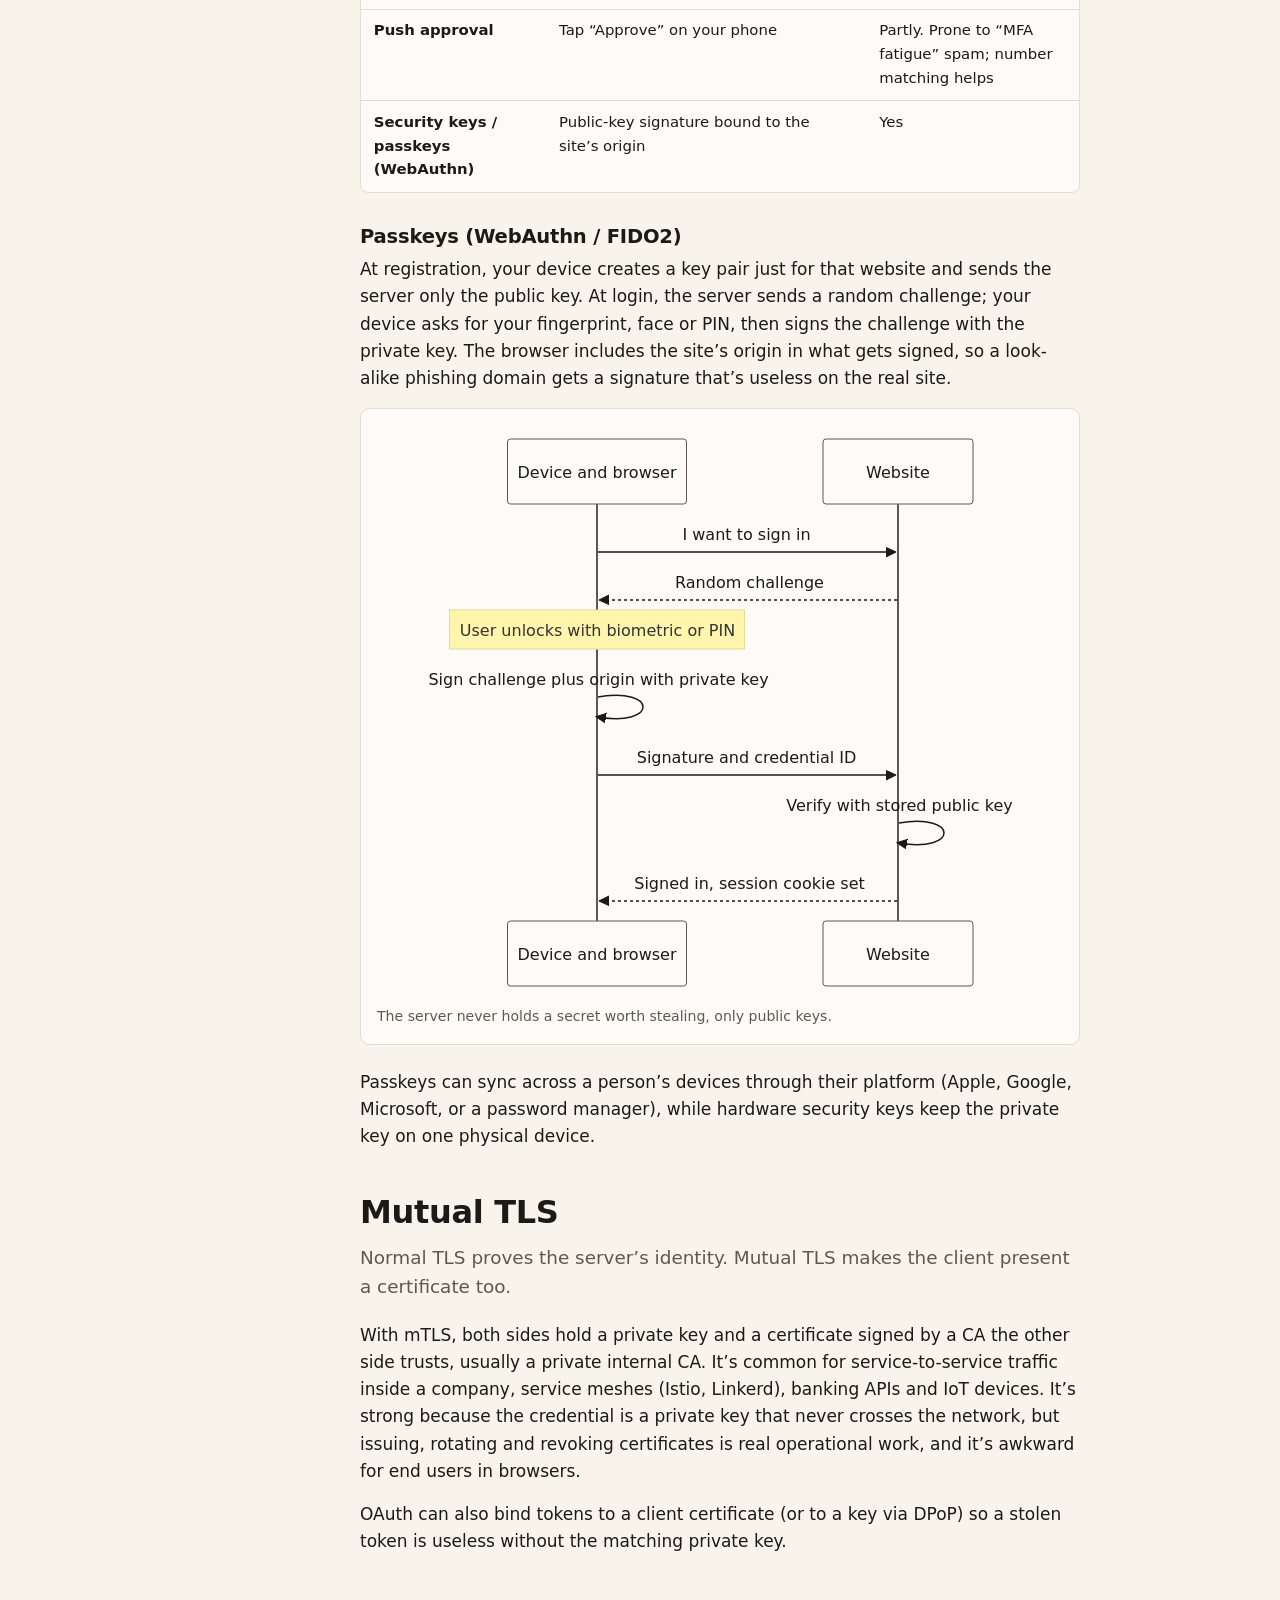
<file: explainers/auth/index.html>
<!DOCTYPE html>
<html lang="en">
<head>
<meta charset="utf-8">
<meta name="viewport" content="width=device-width, initial-scale=1, viewport-fit=cover">
<!-- Theme: light by default, applied before first paint. Same key as the rest of the
     site, so the choice made on the home page carries here and back. -->
<script>
  (function () {
    var KEY = 'theme';
    var DEFAULT = 'light';
    function apply(choice) {
      document.documentElement.setAttribute('data-theme', choice);
    }
    function stored() {
      try {
        var v = localStorage.getItem(KEY);
        return v === 'light' || v === 'dark' ? v : null;
      } catch (e) {
        return null;
      }
    }
    apply(stored() || DEFAULT);
    window.setTheme = function (choice) {
      apply(choice);
      try {
        localStorage.setItem(KEY, choice);
      } catch (e) {}
    };
  })();
</script>
<link rel="icon" href="../../favicon.ico" sizes="32x32">
<link rel="icon" href="../../favicon.svg" type="image/svg+xml">
<link rel="apple-touch-icon" href="../../apple-touch-icon.png">
<link rel="stylesheet" href="../../css/tokens.css">
<link rel="stylesheet" href="../../css/palette.css">
<title>Auth field guide — Alex McIvor</title>
<meta name="description" content="Authentication and authorization, from hashing and TLS through sessions, JWTs, OAuth, OIDC and passkeys, with hands-on labs.">
<style>
/* Palette: mapped onto Cream & Ink (../../css/tokens.css, ../explainer.css). Clay leads
   (authentication, links, actions); slate is authorization; plum warns; ochre tips. */
:root{
  --surface:var(--paper-raised); --muted:var(--ink-muted); --rule:var(--paper-line);
  --teal:var(--clay); --navy:var(--cat-slate); --red:var(--cat-plum); --gold:var(--cat-ochre);
  --code-bg:var(--paper-sunken); --teal-soft:var(--clay-tint); --red-soft:var(--cat-plum-tint); --gold-soft:var(--cat-ochre-tint);
  --display:var(--font-sans);
  --body:var(--font-sans);
  --mono:var(--font-mono);
  box-sizing:border-box;
  padding-top:env(safe-area-inset-top,0px);
  padding-bottom:env(safe-area-inset-bottom,0px);
}
*,*::before,*::after{box-sizing:inherit}
html{scroll-padding-top:calc(env(safe-area-inset-top,0px) + 1rem);scroll-behavior:smooth}
@media (prefers-reduced-motion: reduce){html{scroll-behavior:auto}}
body{margin:0;background:var(--paper);color:var(--ink);font-family:var(--body);font-size:1.0625rem;line-height:1.6;-webkit-font-smoothing:antialiased}
img,svg{max-width:100%}
a{color:var(--teal);text-underline-offset:.18em}
:focus-visible{outline:2px solid var(--teal);outline-offset:3px;border-radius:2px}

/* Hero */
.hero{position:relative;overflow:hidden;border-bottom:1px solid var(--rule)}
.hero-inner{max-width:74rem;margin:0 auto;padding:4.5rem 1.5rem 3.5rem;display:grid;grid-template-columns:minmax(0,1.25fr) minmax(0,1fr);gap:2rem;align-items:center}
.hero h1{font-family:var(--font-serif);font-weight:400;font-size:clamp(2.4rem,5.5vw,4rem);line-height:1.05;letter-spacing:-.01em;margin:0 0 1.25rem}
.hero p.lede{font-size:1.2rem;max-width:34rem;color:var(--muted);margin:0 0 2rem}
.rosette{width:100%;max-width:26rem;justify-self:end;color:var(--teal)}
.rosette path{fill:none;stroke:currentColor;stroke-width:.55;opacity:.75}
.rosette path.alt{stroke:var(--navy);opacity:.55}
@media (prefers-reduced-motion: no-preference){
  .rosette path{stroke-dasharray:var(--len);stroke-dashoffset:var(--len);animation:draw 2.6s cubic-bezier(.6,.05,.3,1) forwards}
  .rosette path:nth-child(2n){animation-delay:.25s}
  .rosette path:nth-child(3n){animation-delay:.5s}
}
@keyframes draw{to{stroke-dashoffset:0}}
.questions{display:grid;grid-template-columns:1fr 1fr;gap:1rem;max-width:36rem}
.q{border:1px solid currentColor;border-radius:var(--radius);padding:.9rem 1rem;position:relative}
.q.authn{color:var(--teal)} .q.authz{color:var(--navy)}
.q strong{display:block;font-family:var(--display);font-size:1.1rem;font-weight:600}
.q span{color:var(--ink);font-size:.95rem;display:block}
.q code{position:absolute;top:.7rem;right:.8rem;font-size:.75rem;background:none;padding:0;color:currentColor;opacity:.9}

/* Shell */
.shell{max-width:74rem;margin:0 auto;padding:0 1.5rem 5rem;display:grid;grid-template-columns:14.5rem minmax(0,1fr);gap:3.5rem}
nav.toc{position:sticky;top:calc(env(safe-area-inset-top,0px) + 1.5rem);align-self:start;max-height:calc(100vh - 3rem);overflow:auto;padding-top:2.5rem;font-size:.92rem}
nav.toc summary{display:none}
nav.toc h2{font-family:var(--display);font-size:.95rem;font-weight:700;margin:1.25rem 0 .35rem;color:var(--muted)}
nav.toc h2:first-of-type{margin-top:0}
nav.toc ul{list-style:none;margin:0;padding:0}
nav.toc a{display:block;padding:.22rem 0 .22rem .75rem;border-left:2px solid var(--rule);color:var(--ink);text-decoration:none}
nav.toc a:hover{color:var(--teal)}
nav.toc a.active{border-left-color:var(--teal);color:var(--teal);font-weight:700}
main{max-width:45rem;padding-top:2.5rem;min-width:0}

/* Sections */
.part{font-family:var(--display);font-weight:700;font-size:1rem;color:var(--muted);margin:4rem 0 0;padding-top:1rem;border-top:3px double var(--rule)}
.part:first-child{margin-top:0}
section{padding-top:1.5rem}
section h2{font-family:var(--display);font-weight:650;font-size:clamp(1.6rem,3vw,2rem);line-height:1.15;letter-spacing:-.01em;margin:.25rem 0 .75rem}
section h3{font-family:var(--display);font-weight:700;font-size:1.22rem;margin:2rem 0 .5rem}
p{margin:0 0 1rem}
.gist{font-size:1.15rem;color:var(--muted);margin-bottom:1.25rem}
ul.plain,ol.plain{padding-left:1.25rem;margin:0 0 1rem}
ul.plain li,ol.plain li{margin-bottom:.4rem}
code{font-family:var(--mono);font-size:.86em;background:var(--code-bg);padding:.1em .35em;border-radius:.25rem;overflow-wrap:anywhere}
pre.code{font-family:var(--mono);font-size:.85rem;line-height:1.55;background:var(--code-bg);padding:1rem 1.1rem;border-radius:.5rem;overflow-x:auto;margin:0 0 1.25rem;border-left:3px solid var(--teal)}
pre.code code{background:none;padding:0;font-size:inherit;overflow-wrap:normal}
.cm{color:var(--muted)}
.diagram{background:var(--surface);border:1px solid var(--rule);border-radius:.6rem;padding:1rem;margin:0 0 1.5rem;overflow-x:auto}
.diagram figcaption{font-size:.88rem;color:var(--muted);margin-top:.5rem}
pre.mermaid{margin:0;background:none;font-family:var(--body);text-align:center}

.note{border-radius:.5rem;padding:.85rem 1rem;margin:0 0 1.25rem;font-size:.98rem}
.note b{font-family:var(--display);display:block;margin-bottom:.15rem}
.note p:last-child{margin:0}
.warn{background:var(--red-soft);border-left:3px solid var(--red)} .warn b{color:var(--red)}
.tip{background:var(--gold-soft);border-left:3px solid var(--gold)} .tip b{color:var(--gold)}
.key{background:var(--teal-soft);border-left:3px solid var(--teal)} .key b{color:var(--teal)}

.table-wrap{overflow-x:auto;margin:0 0 1.5rem;border:1px solid var(--rule);border-radius:.5rem;background:var(--surface)}
table{border-collapse:collapse;width:100%;font-size:.93rem;min-width:32rem}
th,td{text-align:left;vertical-align:top;padding:.6rem .8rem;border-bottom:1px solid var(--rule)}
th{font-family:var(--display);font-weight:700;background:var(--teal-soft)}
tr:last-child td{border-bottom:0}
td:first-child{font-weight:700}

.compare{display:grid;grid-template-columns:repeat(auto-fit,minmax(13rem,1fr));gap:1rem;margin:0 0 1.5rem}
.compare > div{background:var(--surface);border:1px solid var(--rule);border-top:3px solid var(--teal);border-radius:.4rem;padding:.9rem 1rem}
.compare > div:nth-child(2){border-top-color:var(--navy)}
.compare > div:nth-child(3){border-top-color:var(--gold)}
.compare > div:nth-child(4){border-top-color:var(--red)}
.compare h4{font-family:var(--display);margin:0 0 .3rem;font-size:1.05rem}
.compare p{font-size:.93rem;margin:0 0 .4rem}
.compare p:last-child{margin:0;color:var(--muted)}

/* Labs */
.lab{background:var(--surface);border:1.5px dashed var(--teal);border-radius:.7rem;padding:1.15rem 1.2rem 1.25rem;margin:0 0 1.75rem}
.lab h4{font-family:var(--display);margin:0 0 .2rem;font-size:1.1rem;color:var(--teal)}
.lab > p{font-size:.95rem;color:var(--muted)}
.lab label{display:block;font-size:.88rem;font-weight:700;margin:.8rem 0 .3rem}
.lab input[type=text],.lab textarea{width:100%;font-family:var(--mono);font-size:.85rem;padding:.55rem .65rem;border:1px solid var(--rule);border-radius:.35rem;background:var(--paper);color:var(--ink)}
.lab textarea{min-height:5.5rem;resize:vertical}
.out{font-family:var(--mono);font-size:.82rem;background:var(--code-bg);padding:.55rem .65rem;border-radius:.35rem;overflow-wrap:anywhere;min-height:2.3rem;white-space:pre-wrap}
.row{display:flex;gap:.6rem;flex-wrap:wrap;margin-top:.8rem;align-items:center}
button{font-family:var(--body);font-weight:700;font-size:.92rem;padding:.5rem .9rem;border-radius:.35rem;border:1.5px solid var(--teal);background:var(--teal);color:var(--surface);cursor:pointer}
button.ghost{background:transparent;color:var(--teal)}
button:hover{filter:brightness(1.08)}
.verdict{font-weight:700;font-size:.95rem}
.verdict.ok{color:var(--teal)} .verdict.bad{color:var(--red)}
.tok{font-family:var(--mono);font-size:.82rem;overflow-wrap:anywhere;line-height:1.5;padding:.6rem .7rem;background:var(--code-bg);border-radius:.35rem}
.tok .h{color:var(--red)} .tok .p{color:var(--navy)} .tok .s{color:var(--teal)} .tok .dot{color:var(--muted)}
.jwt-parts{display:grid;grid-template-columns:repeat(auto-fit,minmax(12rem,1fr));gap:.75rem;margin-top:.75rem}
.jwt-parts > div{border-top:3px solid;padding-top:.35rem}
.jwt-parts .ph{border-color:var(--red)} .jwt-parts .pp{border-color:var(--navy)} .jwt-parts .ps{border-color:var(--teal)}
.jwt-parts h5{margin:0 0 .3rem;font-family:var(--display);font-size:.95rem}
.jwt-parts pre{margin:0;font-family:var(--mono);font-size:.78rem;white-space:pre-wrap;overflow-wrap:anywhere}

dl.gloss{margin:0}
dl.gloss dt{font-family:var(--display);font-weight:700;margin-top:1rem}
dl.gloss dd{margin:.15rem 0 0;color:var(--ink)}
footer{max-width:74rem;margin:0 auto;padding:2rem 1.5rem 3rem;color:var(--muted);font-size:.9rem;border-top:1px solid var(--rule)}

@media (max-width: 900px){
  .hero-inner{grid-template-columns:1fr;padding-top:3rem}
  .rosette{position:absolute;right:-6rem;top:-3rem;width:22rem;opacity:.35;pointer-events:none}
  .shell{grid-template-columns:1fr;gap:0}
  nav.toc{position:static;max-height:none;padding-top:1.5rem}
  nav.toc details{border:1px solid var(--rule);border-radius:.5rem;background:var(--surface);padding:.6rem .9rem}
  nav.toc summary{display:list-item;font-family:var(--display);font-weight:700;cursor:pointer}
  nav.toc details[open] summary{margin-bottom:.5rem}
  main{padding-top:1rem}
}
@media (max-width: 520px){ .questions{grid-template-columns:1fr} }
</style>
<link rel="stylesheet" href="../explainer.css">
</head>
<body>
<div class="site-strip">
  <nav class="site-strip__crumbs" aria-label="Site">
    <a class="site-strip__home" href="../../">Alex McIvor</a>
    <span class="site-strip__sep" aria-hidden="true">/</span>
    <a href="../">Explainers</a>
  </nav>
  <button id="theme-toggle" type="button" class="site-strip__toggle" aria-label="Toggle dark mode" title="Toggle dark mode">
    <span class="theme-icon theme-icon-sun" aria-hidden="true"><svg xmlns="http://www.w3.org/2000/svg" width="16" height="16" viewBox="0 0 24 24" fill="none" stroke="currentColor" stroke-width="2" stroke-linecap="round" stroke-linejoin="round"><circle cx="12" cy="12" r="4"></circle><path d="M12 2v2"></path><path d="M12 20v2"></path><path d="m4.93 4.93 1.41 1.41"></path><path d="m17.66 17.66 1.41 1.41"></path><path d="M2 12h2"></path><path d="M20 12h2"></path><path d="m6.34 17.66-1.41 1.41"></path><path d="m19.07 4.93-1.41 1.41"></path></svg></span>
    <span class="theme-icon theme-icon-moon" aria-hidden="true"><svg xmlns="http://www.w3.org/2000/svg" width="16" height="16" viewBox="0 0 24 24" fill="none" stroke="currentColor" stroke-width="2" stroke-linecap="round" stroke-linejoin="round"><path d="M21 12.79A9 9 0 1 1 11.21 3 7 7 0 0 0 21 12.79z"></path></svg></span>
  </button>
</div>

<header class="hero">
  <div class="hero-inner">
    <div>
      <h1>Who are you, and what are you allowed to do?</h1>
      <p class="lede">Every login screen, API key and “Sign in with Google” button is answering one of those two questions. This is a field guide to how they do it, and to the cryptography that makes the answers trustworthy.</p>
      <div class="questions">
        <div class="q authn"><code>401</code><strong>Authentication</strong><span>Proving identity. “You are Ada.”</span></div>
        <div class="q authz"><code>403</code><strong>Authorization</strong><span>Granting permission. “Ada may edit this file.”</span></div>
      </div>
    </div>
    <svg class="rosette" id="rosette" viewBox="-110 -110 220 220" aria-hidden="true"></svg>
  </div>
</header>

<div class="shell">
  <nav class="toc" aria-label="Contents">
    <details id="tocDetails" open>
      <summary>Contents</summary>
      <h2>Foundations</h2>
      <ul>
        <li><a href="#questions">The two questions</a></li>
        <li><a href="#crypto">Encoding, hashing, encryption</a></li>
        <li><a href="#keys">Public and private keys</a></li>
        <li><a href="#tls">TLS and HTTPS</a></li>
        <li><a href="#passwords">Storing passwords</a></li>
      </ul>
      <h2>Proving who you are</h2>
      <ul>
        <li><a href="#basic">Basic auth</a></li>
        <li><a href="#apikeys">API keys</a></li>
        <li><a href="#sessions">Sessions and cookies</a></li>
        <li><a href="#jwt">Tokens and JWT</a></li>
        <li><a href="#storage">Where to keep tokens</a></li>
        <li><a href="#mfa">MFA and passkeys</a></li>
        <li><a href="#mtls">Mutual TLS</a></li>
      </ul>
      <h2>Delegation and federation</h2>
      <ul>
        <li><a href="#oauth">OAuth 2.0</a></li>
        <li><a href="#oidc">OpenID Connect</a></li>
        <li><a href="#sso">Single sign-on</a></li>
      </ul>
      <h2>Permissions</h2>
      <ul>
        <li><a href="#authz">Authorization models</a></li>
      </ul>
      <h2>Reference</h2>
      <ul>
        <li><a href="#choose">Choosing an approach</a></li>
        <li><a href="#glossary">Glossary</a></li>
      </ul>
    </details>
  </nav>

  <main>
    <div class="part">Foundations</div>

    <section id="questions">
      <h2>The two questions</h2>
      <p class="gist">Authentication (AuthN) establishes identity. Authorization (AuthZ) decides what that identity can do. They’re separate steps, and confusing them is the root of a lot of bugs.</p>
      <p>Think of an airport. Showing your passport at security is authentication: someone checks that you are who you claim to be. Your boarding pass is authorization: it says which flight you may board and which lounge you can enter. A valid passport doesn’t get you onto every plane.</p>
      <p>Authentication always comes first, and it usually produces some kind of <em>credential you carry afterwards</em>, such as a session cookie or a token, so you don’t have to show your passport at every gate. Authorization is then checked on every request, using that credential to look up who you are.</p>
      <div class="note key"><b>The status codes are misnamed</b><p>HTTP <code>401 Unauthorized</code> actually means <em>unauthenticated</em>: “I don’t know who you are, please log in.” <code>403 Forbidden</code> means “I know who you are, and you’re not allowed.” Returning the right one helps clients react correctly (redirect to login versus show an error).</p></div>
      <h3>The vocabulary you’ll see everywhere</h3>
      <ul class="plain">
        <li><b>Principal</b>: the thing being authenticated. A user, a service, a device.</li>
        <li><b>Credential</b>: what the principal presents as proof. A password, a key, a certificate, a token.</li>
        <li><b>Factor</b>: a category of proof. Something you know (password), have (phone, security key) or are (fingerprint).</li>
        <li><b>Identity provider (IdP)</b>: a system whose job is authenticating people and vouching for them to other apps. Google, Okta, Microsoft Entra ID, Auth0.</li>
      </ul>
    </section>

    <section id="crypto">
      <h2>Encoding, hashing, encryption</h2>
      <p class="gist">Four tools that look similar in a hex dump but do completely different jobs. Mixing them up is the most common auth mistake.</p>
      <div class="compare">
        <div><h4>Encoding</h4><p>Reformats data so it travels safely (Base64, URL encoding). Anyone can reverse it.</p><p>Provides zero secrecy.</p></div>
        <div><h4>Hashing</h4><p>A one-way fingerprint of fixed length (SHA-256). Same input, same output; you can’t go backwards.</p><p>Integrity checks, password storage.</p></div>
        <div><h4>Encryption</h4><p>Scrambles data so only someone with the key can unscramble it (AES, RSA).</p><p>Confidentiality.</p></div>
        <div><h4>Signing</h4><p>Attaches proof of who produced the data and that it hasn’t changed (HMAC, RSA, ECDSA).</p><p>Authenticity and integrity, not secrecy.</p></div>
      </div>
      <div class="lab" id="hashLab">
        <h4>Try it: the same input, three ways</h4>
        <p>Type anything. Notice that Base64 is obviously reversible, a single character change scrambles the whole SHA-256 hash, and the HMAC changes again because it mixes in a secret key the server holds.</p>
        <label for="hashIn">Input</label>
        <input type="text" id="hashIn" value="ada:correct horse battery staple" autocomplete="off" spellcheck="false">
        <label>Base64 (encoding, reversible)</label><div class="out" id="outB64"></div>
        <label>SHA-256 (hash, one-way)</label><div class="out" id="outSha"></div>
        <label>HMAC-SHA256 with key “server-secret” (keyed hash)</label><div class="out" id="outHmac"></div>
      </div>
      <h3>Symmetric versus asymmetric</h3>
      <p><b>Symmetric</b> cryptography uses one shared secret for both directions. AES encrypts and decrypts with the same key; HMAC signs and verifies with the same key. It’s fast, but both sides must already share the secret, and anyone who can verify can also forge.</p>
      <p><b>Asymmetric</b> (public-key) cryptography uses a mathematically linked pair: a private key you never share and a public key you can hand to anyone. It’s slower, but it solves the “how do we share a secret with a stranger” problem. RSA and elliptic-curve algorithms (ECDSA, Ed25519, ECDH) are the common families.</p>
      <p>Real systems combine both: asymmetric crypto to authenticate and agree on a key, then symmetric crypto for the bulk of the data. TLS works exactly this way.</p>
    </section>

    <section id="keys">
      <h2>Public and private keys</h2>
      <p class="gist">The pair does two different things depending on which key you start with.</p>
      <div class="table-wrap"><table>
        <thead><tr><th>Goal</th><th>You use</th><th>They use</th><th>What it proves</th></tr></thead>
        <tbody>
          <tr><td>Encrypt a message to someone</td><td>Their public key</td><td>Their private key to decrypt</td><td>Only the key owner can read it</td></tr>
          <tr><td>Sign something</td><td>Your private key</td><td>Your public key to verify</td><td>You produced it, and it wasn’t changed</td></tr>
        </tbody>
      </table></div>
      <p>A useful image: the public key is an open padlock you hand out freely. Anyone can snap it shut on a box (encrypt), but only your private key opens it. Signing runs the other way: you press a seal only you own into wax, and anyone holding a picture of your seal (the public key) can confirm it’s genuine.</p>
      <p>In auth, <b>signing is the workhorse</b>. An identity provider signs tokens with its private key and publishes its public keys (often at a JWKS URL) so any app can verify those tokens without ever being able to mint one. Passkeys, SSH keys, SAML assertions and TLS certificates all rest on signatures.</p>
      <div class="lab" id="keyLab">
        <h4>Try it: sign and verify with a real key pair</h4>
        <p>This generates an ECDSA P-256 key pair in your browser. The private key is marked non-exportable, so even this page can’t read it; it can only use it to sign.</p>
        <div class="row"><button id="genKey">Generate key pair</button><span class="verdict" id="keyStatus"></span></div>
        <label>Public key (safe to share, shown as JWK)</label><div class="out" id="pubKey">No key yet.</div>
        <label for="signMsg">Message to sign</label>
        <input type="text" id="signMsg" value="Transfer $50 to Sam" autocomplete="off">
        <div class="row"><button id="signBtn">Sign with private key</button></div>
        <label>Signature</label><div class="out" id="sigOut"></div>
        <label for="verifyMsg">Message the receiver got (try changing it)</label>
        <input type="text" id="verifyMsg" value="Transfer $50 to Sam" autocomplete="off">
        <div class="row"><button class="ghost" id="verifyBtn">Verify with public key</button><span class="verdict" id="verifyOut" aria-live="polite"></span></div>
      </div>
      <div class="note warn"><b>Signed is not secret</b><p>A signature proves origin and integrity. It doesn’t hide anything. A signed JWT is readable by anyone who holds it.</p></div>
    </section>

    <section id="tls">
      <h2>TLS and HTTPS</h2>
      <p class="gist">Almost every auth method on this page assumes the connection is already encrypted. TLS is what makes that true.</p>
      <p>When your browser connects, the server presents a <b>certificate</b>: its public key plus a statement, signed by a certificate authority (CA), that the key belongs to that domain. Your browser trusts a built-in list of CAs, so it can verify the chain. Then both sides run an ephemeral key exchange (ECDHE) to derive shared symmetric keys, and the rest of the conversation is encrypted with those.</p>
      <figure class="diagram">
<pre class="mermaid">
sequenceDiagram
  participant C as Browser
  participant S as Server
  C->>S: ClientHello, supported ciphers, key share
  S->>C: ServerHello, key share, certificate
  S->>C: Signature proving it holds the private key
  Note over C: Verify certificate chain against trusted CAs
  Note over C,S: Both derive the same symmetric session keys
  C->>S: Encrypted HTTP request
  S->>C: Encrypted HTTP response
</pre>
        <figcaption>TLS 1.3, simplified. Asymmetric crypto authenticates the server; symmetric crypto carries the data.</figcaption>
      </figure>
      <p>TLS normally authenticates only the server. The client still has to prove who it is with one of the methods below, unless you use <a href="#mtls">mutual TLS</a>.</p>
    </section>

    <section id="passwords">
      <h2>Storing passwords</h2>
      <p class="gist">Never store passwords, and never encrypt them. Store a slow, salted hash.</p>
      <p>If passwords are encrypted, whoever gets the key gets every password. If they’re hashed with a fast algorithm like SHA-256, an attacker with a GPU can try billions of guesses per second against a stolen database. Password hashing algorithms are deliberately slow and memory-hungry to make each guess expensive.</p>
      <ul class="plain">
        <li><b>Use</b> Argon2id (the current recommendation), scrypt, or bcrypt. Use your language’s well-maintained library; don’t implement these yourself.</li>
        <li><b>Salt</b>: a random value unique to each user, stored beside the hash. It ensures two people with the same password get different hashes and defeats precomputed lookup tables. Modern libraries handle salting for you.</li>
        <li><b>Pepper</b> (optional): an extra secret kept outside the database, so a database leak alone isn’t enough.</li>
      </ul>
<pre class="code"><code><span class="cm"># What a stored bcrypt hash looks like: algorithm, cost, salt and hash in one string</span>
$2b$12$R9h/cIPz0gi.URNNX3kh2OPST9/PgBkqquzi.Ss7KIUgO2t0jWMUW

<span class="cm"># Login check (pseudocode)</span>
user = db.find(email)
if user and argon2.verify(user.password_hash, submitted_password):
    start_session(user)</code></pre>
      <div class="note tip"><b>Good practice</b><p>Return the same generic message (“Email or password is incorrect”) whether the account exists or not, rate-limit login attempts, and check new passwords against known-breached lists.</p></div>
    </section>

    <div class="part">Proving who you are</div>

    <section id="basic">
      <h2>Basic auth</h2>
      <p class="gist">Send the username and password with every single request, Base64-encoded in a header.</p>
<pre class="code"><code><span class="cm"># "ada:s3cret" in Base64</span>
GET /reports HTTP/1.1
Host: api.example.com
Authorization: Basic YWRhOnMzY3JldA==</code></pre>
      <figure class="diagram">
<pre class="mermaid">
sequenceDiagram
  participant B as Client
  participant S as Server
  B->>S: GET /reports
  S-->>B: 401 with WWW-Authenticate Basic realm=api
  Note over B: Browser shows a login prompt
  B->>S: GET /reports with Authorization Basic base64(user:pass)
  S->>S: Decode, look up user, verify password hash
  S-->>B: 200 OK
  B->>S: Every later request repeats the header
</pre>
        <figcaption>The credentials travel on every request. There is no session.</figcaption>
      </figure>
      <p><b>Good for</b> internal tools, scripts, quick prototypes and some machine-to-machine APIs. It’s built into every HTTP client and needs no extra infrastructure.</p>
      <p><b>Weaknesses</b>: the real password crosses the wire constantly; there’s no clean logout (browsers cache the credentials); no MFA; no expiry; and the server must run a slow password hash on every request.</p>
      <div class="note warn"><b>Base64 is not encryption</b><p>Anyone who sees that header can decode it in a second. Basic auth is only acceptable over HTTPS.</p></div>
      <p>A cousin, <b>Digest auth</b>, hashes the credentials with a server challenge. It’s rarely used now, because HTTPS plus Basic is simpler and better.</p>
    </section>

    <section id="apikeys">
      <h2>API keys</h2>
      <p class="gist">A long random string that identifies an application or account, sent with each request.</p>
<pre class="code"><code>GET /v1/forecast?city=sacramento HTTP/1.1
Authorization: Bearer sk_live_51Hx...k9Q
<span class="cm"># or, by convention on some APIs</span>
X-API-Key: sk_live_51Hx...k9Q</code></pre>
      <p>API keys are effectively long-lived passwords for software. They usually identify a <em>project or account</em> rather than an individual person, which makes them ideal for developer-facing APIs, billing and rate limiting, and a poor fit for “act on behalf of this user.” For that, use <a href="#oauth">OAuth</a>.</p>
      <ul class="plain">
        <li>Send them in a header, not the URL. URLs end up in logs, browser history and analytics.</li>
        <li>Store only a hash of the key on the server, like a password. Show the full key to the user once.</li>
        <li>Give keys scopes (read-only, specific resources), expiry and easy rotation. Prefixes like <code>sk_live_</code> help secret scanners catch leaks.</li>
        <li>Never ship a secret key inside a mobile app or browser JavaScript. Anything on the client is public.</li>
      </ul>
    </section>

    <section id="sessions">
      <h2>Sessions and cookies</h2>
      <p class="gist">Log in once, and the server remembers you. The browser holds only a random ticket number; the server holds what it means.</p>
      <figure class="diagram">
<pre class="mermaid">
sequenceDiagram
  participant B as Browser
  participant S as Server
  participant D as Session store
  B->>S: POST /login with email and password
  S->>S: Verify password hash
  S->>D: Save session abc123 for user 42, expires in 8h
  S-->>B: Set-Cookie sid=abc123 HttpOnly Secure SameSite=Lax
  B->>S: GET /dashboard, Cookie sid=abc123
  S->>D: Look up abc123
  D-->>S: user 42
  S-->>B: 200 OK, dashboard for user 42
  B->>S: POST /logout
  S->>D: Delete abc123
</pre>
        <figcaption>Stateful sessions: the cookie is just a pointer to server-side data.</figcaption>
      </figure>
      <p>This is the classic, battle-tested approach for websites. Because the session lives on the server, you can revoke it instantly (logout, “sign out of all devices,” banning a user). The trade-off is that every server needs access to the session store, which usually means Redis or a database once you have more than one server.</p>
      <h3>Cookies are just a transport</h3>
      <p>A cookie is a small value the browser stores per site and attaches automatically to matching requests. It can hold a session ID, a JWT, or anything else. Its attributes are where the security lives:</p>
<pre class="code"><code>Set-Cookie: __Host-sid=abc123; Path=/; Secure; HttpOnly; SameSite=Lax; Max-Age=28800</code></pre>
      <div class="table-wrap"><table>
        <thead><tr><th>Attribute</th><th>What it does</th></tr></thead>
        <tbody>
          <tr><td><code>HttpOnly</code></td><td>JavaScript can’t read the cookie, so an XSS bug can’t steal it directly.</td></tr>
          <tr><td><code>Secure</code></td><td>Only sent over HTTPS.</td></tr>
          <tr><td><code>SameSite</code></td><td><code>Strict</code>: never sent on cross-site requests. <code>Lax</code>: sent on top-level navigations (clicking a link) but not on cross-site form posts or fetches; most browsers default to this. <code>None</code>: always sent; requires <code>Secure</code>. This is your main CSRF defense.</td></tr>
          <tr><td><code>Domain</code></td><td>Which hosts receive it. Omit it to lock the cookie to the exact host; setting it widens it to subdomains.</td></tr>
          <tr><td><code>Path</code></td><td>Which URL paths receive it.</td></tr>
          <tr><td><code>Max-Age</code> / <code>Expires</code></td><td>When it dies. Without either, it’s a “session cookie” that ends when the browser closes (though browsers that restore tabs may keep it).</td></tr>
          <tr><td><code>__Host-</code> prefix</td><td>Browser enforces Secure, Path=/ and no Domain, preventing subdomains from overwriting it.</td></tr>
        </tbody>
      </table></div>
      <div class="note tip"><b>Good practice</b><p>Generate a fresh session ID at login (prevents session fixation), use long cryptographically random IDs, set an idle timeout and an absolute timeout, and delete the server record on logout.</p></div>
    </section>

    <section id="jwt">
      <h2>Tokens and JWT</h2>
      <p class="gist">Instead of a pointer to server data, hand the client a signed note that carries the data itself.</p>
      <p>A <b>bearer token</b> is any credential where possession equals access, like cash: whoever bears it can use it. It’s sent in a header:</p>
<pre class="code"><code>Authorization: Bearer eyJhbGciOiJIUzI1NiIsInR5cCI6IkpXVCJ9.eyJzdWIiOi...</code></pre>
      <p>A token can be <b>opaque</b> (a random string the server looks up, much like a session ID) or <b>self-contained</b>. A <b>JSON Web Token</b> (JWT, said “jot”) is the common self-contained format: three Base64URL-encoded parts joined by dots.</p>
      <ol class="plain">
        <li><b>Header</b>: which algorithm signed it, and often a <code>kid</code> (key ID) saying which key.</li>
        <li><b>Payload</b>: the claims, which are facts about the subject and the token.</li>
        <li><b>Signature</b>: computed over the first two parts. Change one byte and verification fails.</li>
      </ol>
      <div class="lab" id="jwtLab">
        <h4>Try it: decode and verify a JWT</h4>
        <p>This page signed a token for you with HS256 and the secret <code>demo-secret</code>. Paste any JWT to decode it; decoding needs no key at all, which is the point.</p>
        <label for="jwtIn">Token</label>
        <textarea id="jwtIn" spellcheck="false"></textarea>
        <div class="tok" id="jwtColor" aria-hidden="true"></div>
        <div class="jwt-parts">
          <div class="ph"><h5>Header</h5><pre id="jwtH"></pre></div>
          <div class="pp"><h5>Payload</h5><pre id="jwtP"></pre></div>
          <div class="ps"><h5>Signature</h5><pre id="jwtS"></pre></div>
        </div>
        <p id="jwtExp" style="margin:.75rem 0 0;font-size:.92rem"></p>
        <label for="jwtSecret">Secret to verify with (HS256 only)</label>
        <input type="text" id="jwtSecret" value="demo-secret" autocomplete="off" spellcheck="false">
        <div class="row">
          <button id="jwtVerify">Verify signature</button>
          <button class="ghost" id="jwtTamper">Tamper: make me an admin</button>
          <button class="ghost" id="jwtReset">New token</button>
          <span class="verdict" id="jwtVerdict" aria-live="polite"></span>
        </div>
      </div>
      <h3>Standard claims</h3>
      <div class="table-wrap"><table>
        <thead><tr><th>Claim</th><th>Meaning</th><th>Why you check it</th></tr></thead>
        <tbody>
          <tr><td><code>iss</code></td><td>Issuer: who minted the token</td><td>Reject tokens from anyone but your auth server</td></tr>
          <tr><td><code>sub</code></td><td>Subject: who it’s about (a stable user ID)</td><td>This is your user identifier, not the email</td></tr>
          <tr><td><code>aud</code></td><td>Audience: who it’s meant for</td><td>A token for API A shouldn’t work on API B</td></tr>
          <tr><td><code>exp</code></td><td>Expiry time (Unix seconds)</td><td>Reject expired tokens</td></tr>
          <tr><td><code>nbf</code> / <code>iat</code></td><td>Not before / issued at</td><td>Reject tokens from the future; reason about age</td></tr>
          <tr><td><code>jti</code></td><td>Unique token ID</td><td>Enables deny-lists and replay detection</td></tr>
          <tr><td><code>scope</code></td><td>Permissions granted (OAuth)</td><td>Authorization decisions</td></tr>
        </tbody>
      </table></div>
      <h3>HS256 versus RS256 / ES256</h3>
      <p><b>HS256</b> uses HMAC with one shared secret. Anything that can verify can also forge, so it only suits a single service signing tokens for itself. <b>RS256</b> (RSA) and <b>ES256</b> (ECDSA) sign with a private key and verify with a public key, so the auth server signs and many APIs verify safely. Public keys are typically published at a <code>/.well-known/jwks.json</code> URL and matched by <code>kid</code>.</p>
      <h3>Access and refresh tokens</h3>
      <p>Since a self-contained JWT is valid until it expires, and you can’t easily un-issue it, keep access tokens short-lived (5 to 15 minutes). Pair them with a longer-lived <b>refresh token</b>, stored more carefully, that the client trades for new access tokens. Rotate refresh tokens on each use so a stolen one is detectable.</p>
      <figure class="diagram">
<pre class="mermaid">
sequenceDiagram
  participant C as Client
  participant A as Auth server
  participant R as API
  C->>A: Log in
  A-->>C: Access token (15 min) and refresh token (days)
  C->>R: Request with Authorization Bearer access_token
  R->>R: Verify signature, iss, aud, exp locally
  R-->>C: 200 OK
  Note over C,R: 15 minutes later
  C->>R: Request with expired token
  R-->>C: 401 token expired
  C->>A: POST /token with refresh_token
  A-->>C: New access token and rotated refresh token
</pre>
        <figcaption>The API verifies tokens with no database lookup. That’s the main appeal of JWTs.</figcaption>
      </figure>
      <div class="compare">
        <div><h4>Sessions</h4><p>Easy to revoke, small cookie, server holds the truth.</p><p>Needs a shared store across servers.</p></div>
        <div><h4>JWTs</h4><p>Stateless verification, works across services and domains.</p><p>Hard to revoke, larger, easy to misuse.</p></div>
      </div>
      <div class="note warn"><b>JWT pitfalls</b><p>Always verify the signature with an algorithm you choose, never the one the token’s header claims (this blocks <code>alg: none</code> and key-confusion attacks). Check <code>exp</code>, <code>iss</code> and <code>aud</code>. Don’t put secrets or sensitive personal data in the payload; it’s only encoded. If you need the contents hidden, that’s JWE, a different format.</p></div>
    </section>

    <section id="storage">
      <h2>Where to keep tokens</h2>
      <p class="gist">There’s no perfect spot in a browser. Each option trades one attack for another.</p>
      <div class="table-wrap"><table>
        <thead><tr><th>Location</th><th>Readable by JS</th><th>Sent automatically</th><th>Lifetime</th><th>Main risk</th></tr></thead>
        <tbody>
          <tr><td>HttpOnly cookie</td><td>No</td><td>Yes, to its site</td><td>You choose</td><td>CSRF (mitigated by SameSite and CSRF tokens)</td></tr>
          <tr><td>localStorage</td><td>Yes</td><td>No</td><td>Until cleared, shared by all tabs</td><td>Any XSS can read and exfiltrate it</td></tr>
          <tr><td>sessionStorage</td><td>Yes</td><td>No</td><td>One tab, gone when it closes</td><td>Same XSS risk, slightly smaller window</td></tr>
          <tr><td>JS memory (a variable)</td><td>Only your code</td><td>No</td><td>Lost on refresh</td><td>XSS can still use it while the page is open</td></tr>
          <tr><td>Native Keychain / Keystore</td><td>App only</td><td>No</td><td>Persistent</td><td>Device compromise</td></tr>
        </tbody>
      </table></div>
      <h3>The two attacks behind the trade-off</h3>
      <p><b>XSS (cross-site scripting)</b>: an attacker gets their JavaScript running on your page. It can read anything JavaScript can read, including localStorage, sessionStorage and non-HttpOnly cookies. Defenses: output escaping, a Content Security Policy, and keeping tokens out of JS reach.</p>
      <p><b>CSRF (cross-site request forgery)</b>: a malicious site makes the victim’s browser send a request to your site, and the browser helpfully attaches your cookies. Defenses: <code>SameSite=Lax</code> or <code>Strict</code>, anti-CSRF tokens on state-changing requests, and checking the <code>Origin</code> header.</p>
      <div class="note tip"><b>The usual recommendation</b><p>For browser apps, keep credentials in <code>HttpOnly; Secure; SameSite</code> cookies. If a single-page app needs OAuth tokens, a “backend for frontend” (BFF) holds them server-side and gives the browser only a session cookie. Avoid putting long-lived tokens in localStorage.</p></div>
    </section>

    <section id="mfa">
      <h2>MFA and passkeys</h2>
      <p class="gist">Passwords leak and get phished. A second factor, or no password at all, closes most of that gap.</p>
      <div class="table-wrap"><table>
        <thead><tr><th>Method</th><th>How it works</th><th>Phishing-resistant?</th></tr></thead>
        <tbody>
          <tr><td>SMS / email codes</td><td>A code is sent to you</td><td>No. Vulnerable to SIM swaps and fake login pages</td></tr>
          <tr><td>TOTP apps</td><td>App and server share a secret; both compute HMAC(secret, current 30-second window) into a 6-digit code</td><td>No. Codes can be relayed by a fake site</td></tr>
          <tr><td>Push approval</td><td>Tap “Approve” on your phone</td><td>Partly. Prone to “MFA fatigue” spam; number matching helps</td></tr>
          <tr><td>Security keys / passkeys (WebAuthn)</td><td>Public-key signature bound to the site’s origin</td><td>Yes</td></tr>
        </tbody>
      </table></div>
      <h3>Passkeys (WebAuthn / FIDO2)</h3>
      <p>At registration, your device creates a key pair just for that website and sends the server only the public key. At login, the server sends a random challenge; your device asks for your fingerprint, face or PIN, then signs the challenge with the private key. The browser includes the site’s origin in what gets signed, so a look-alike phishing domain gets a signature that’s useless on the real site.</p>
      <figure class="diagram">
<pre class="mermaid">
sequenceDiagram
  participant U as Device and browser
  participant S as Website
  U->>S: I want to sign in
  S-->>U: Random challenge
  Note over U: User unlocks with biometric or PIN
  U->>U: Sign challenge plus origin with private key
  U->>S: Signature and credential ID
  S->>S: Verify with stored public key
  S-->>U: Signed in, session cookie set
</pre>
        <figcaption>The server never holds a secret worth stealing, only public keys.</figcaption>
      </figure>
      <p>Passkeys can sync across a person’s devices through their platform (Apple, Google, Microsoft, or a password manager), while hardware security keys keep the private key on one physical device.</p>
    </section>

    <section id="mtls">
      <h2>Mutual TLS</h2>
      <p class="gist">Normal TLS proves the server’s identity. Mutual TLS makes the client present a certificate too.</p>
      <p>With mTLS, both sides hold a private key and a certificate signed by a CA the other side trusts, usually a private internal CA. It’s common for service-to-service traffic inside a company, service meshes (Istio, Linkerd), banking APIs and IoT devices. It’s strong because the credential is a private key that never crosses the network, but issuing, rotating and revoking certificates is real operational work, and it’s awkward for end users in browsers.</p>
      <p>OAuth can also bind tokens to a client certificate (or to a key via DPoP) so a stolen token is useless without the matching private key.</p>
    </section>

    <div class="part">Delegation and federation</div>

    <section id="oauth">
      <h2>OAuth 2.0</h2>
      <p class="gist">A way to let one app act on your behalf at another service, without giving it your password.</p>
      <p>The classic example: a printing app wants your Google Photos. Instead of asking for your Google password, it sends you to Google, you approve “view your photos,” and Google gives the app a token limited to that permission. That’s <b>delegated authorization</b>. OAuth by itself doesn’t tell the app who you are; that’s what <a href="#oidc">OpenID Connect</a> adds.</p>
      <h3>The four roles</h3>
      <ul class="plain">
        <li><b>Resource owner</b>: you, the user who owns the data.</li>
        <li><b>Client</b>: the app that wants access (the printing app).</li>
        <li><b>Authorization server</b>: authenticates you and issues tokens (Google’s login and consent screens).</li>
        <li><b>Resource server</b>: the API holding the data (Google Photos API). It accepts access tokens.</li>
      </ul>
      <h3>Authorization code flow with PKCE</h3>
      <p>This is the recommended flow for nearly every app with a user: web, mobile and single-page. PKCE (“pixie,” Proof Key for Code Exchange) stops someone who intercepts the short-lived code from redeeming it.</p>
      <figure class="diagram">
<pre class="mermaid">
sequenceDiagram
  participant U as User browser
  participant C as Client app
  participant A as Authorization server
  participant R as Resource server
  C->>C: Create random code_verifier, code_challenge = SHA256 of it
  C->>U: Redirect to /authorize with client_id, redirect_uri, scope, state, code_challenge
  U->>A: GET /authorize
  A->>U: Login and consent screen
  U->>A: User logs in and approves
  A->>U: Redirect to redirect_uri with code and state
  U->>C: Deliver code and state
  C->>C: Check state matches
  C->>A: POST /token with code and code_verifier
  A->>A: Hash verifier and compare to challenge
  A-->>C: access_token, refresh_token, id_token if OIDC
  C->>R: API call with Authorization Bearer access_token
  R-->>C: Data
</pre>
        <figcaption>The token never passes through the browser’s address bar; only a one-time code does.</figcaption>
      </figure>
<pre class="code"><code><span class="cm"># Step 1: send the user here</span>
https://auth.example.com/authorize
  ?response_type=code
  &amp;client_id=print-app
  &amp;redirect_uri=https://print.app/callback
  &amp;scope=photos.read
  &amp;state=xyz123                     <span class="cm"># CSRF protection, checked on return</span>
  &amp;code_challenge=E9Melhoa2Owv...   <span class="cm"># BASE64URL(SHA256(code_verifier))</span>
  &amp;code_challenge_method=S256

<span class="cm"># Step 2: back-channel exchange, server to server</span>
POST /token
grant_type=authorization_code&amp;code=SplxlOB...&amp;redirect_uri=...&amp;code_verifier=dBjftJeZ4CVP...</code></pre>
      <h3>Other grant types</h3>
      <div class="table-wrap"><table>
        <thead><tr><th>Grant</th><th>Use when</th></tr></thead>
        <tbody>
          <tr><td>Client credentials</td><td>A service calls an API as itself, with no user involved (cron jobs, backend services). It posts its client ID and secret to <code>/token</code> and gets an access token.</td></tr>
          <tr><td>Device authorization</td><td>Devices without a good keyboard: smart TVs, CLIs. The device shows a short code; you approve on your phone.</td></tr>
          <tr><td>Refresh token</td><td>Trading a refresh token for a new access token.</td></tr>
          <tr><td>Implicit <span style="color:var(--red)">(deprecated)</span></td><td>Returned tokens directly in the URL. Replaced by code flow with PKCE.</td></tr>
          <tr><td>Password / ROPC <span style="color:var(--red)">(deprecated)</span></td><td>The app collects your password itself, defeating the point. OAuth 2.1 drops both of these.</td></tr>
        </tbody>
      </table></div>
      <p><b>Scopes</b> are the permission strings the client requests (<code>photos.read</code>, <code>calendar.write</code>). The user sees them on the consent screen, and the resource server checks them on each call.</p>
      <div class="note warn"><b>Common OAuth mistakes</b><p>Loose redirect URI matching (register exact URIs), skipping the <code>state</code> check, putting client secrets in mobile or browser apps (they’re “public clients” and rely on PKCE instead), and using an access token as proof of login. An access token is meant for the API, not for the client to learn who the user is.</p></div>
    </section>

    <section id="oidc">
      <h2>OpenID Connect</h2>
      <p class="gist">A thin identity layer on top of OAuth 2.0. It’s what “Sign in with Google” or “Sign in with Apple” actually uses.</p>
      <p>The flow is the same authorization code flow above, with <code>openid</code> added to the scope. The token response then includes an <b>ID token</b>: a signed JWT, meant for the client, stating who authenticated, when and how.</p>
<pre class="code"><code>{
  "iss": "https://accounts.google.com",
  "sub": "110169484474386276334",     <span class="cm">// stable user ID: key your accounts on this</span>
  "aud": "your-client-id",
  "exp": 1760650000,
  "iat": 1760646400,
  "nonce": "n-0S6_WzA2Mj",            <span class="cm">// echoes your request, prevents replay</span>
  "email": "ada@example.com",
  "email_verified": true,
  "name": "Ada Lovelace"
}</code></pre>
      <div class="compare">
        <div><h4>ID token</h4><p>For the client. Says who the user is.</p><p>Verify signature, iss, aud, exp and nonce.</p></div>
        <div><h4>Access token</h4><p>For the API. Says what the bearer may do.</p><p>The client should treat it as opaque.</p></div>
      </div>
      <p>OIDC also standardizes a <b>discovery document</b> at <code>/.well-known/openid-configuration</code> (listing endpoints and the JWKS URL), a <code>/userinfo</code> endpoint, and standard scopes like <code>profile</code> and <code>email</code>.</p>
    </section>

    <section id="sso">
      <h2>Single sign-on</h2>
      <p class="gist">Log in once with a central identity provider, then get into many apps without logging in again.</p>
      <p>SSO is a pattern, not a protocol. A company runs one IdP (Okta, Microsoft Entra ID, Google Workspace), and every app trusts it. When you open an app, it sends you to the IdP; if you already have a session there, you’re bounced straight back with a signed statement of who you are. Each app then creates its own local session. This is also called <b>federation</b>.</p>
      <figure class="diagram">
<pre class="mermaid">
sequenceDiagram
  participant U as Browser
  participant SP as App (service provider)
  participant IdP as Identity provider
  U->>SP: Open app
  SP-->>U: Redirect to IdP with an authentication request
  U->>IdP: Authentication request
  alt No IdP session yet
    IdP->>U: Login page with MFA
    U->>IdP: Credentials
  end
  IdP-->>U: Signed assertion or ID token, posted back to app
  U->>SP: Assertion
  SP->>SP: Verify signature with IdP public key
  SP-->>U: Local session cookie, logged in
  Note over U,IdP: Opening a second app repeats this, but skips the login page
</pre>
        <figcaption>Service-provider-initiated SSO. The login page appears only once per IdP session.</figcaption>
      </figure>
      <div class="table-wrap"><table>
        <thead><tr><th></th><th>SAML 2.0</th><th>OpenID Connect</th></tr></thead>
        <tbody>
          <tr><td>Era</td><td>2005, enterprise standard</td><td>2014, built on OAuth 2.0</td></tr>
          <tr><td>Format</td><td>XML assertions, signed with XML Signature</td><td>JSON, JWT ID tokens</td></tr>
          <tr><td>Transport</td><td>Browser form posts and redirects</td><td>Redirects plus back-channel HTTPS</td></tr>
          <tr><td>Best fit</td><td>Workforce SSO into SaaS apps, legacy enterprise</td><td>New apps, mobile, consumer logins, APIs</td></tr>
          <tr><td>Gives API access?</td><td>No, identity only</td><td>Yes, alongside OAuth access tokens</td></tr>
        </tbody>
      </table></div>
      <p>Related pieces you’ll meet in enterprise SSO: <b>SCIM</b> automatically creates and removes user accounts in apps when HR adds or removes people in the IdP, and <b>single logout</b>, which tries to end every app’s session at once, is notoriously unreliable, so short app sessions matter.</p>
    </section>

    <div class="part">Permissions</div>

    <section id="authz">
      <h2>Authorization models</h2>
      <p class="gist">Once you know who someone is, how do you decide what they can do?</p>
      <div class="table-wrap"><table>
        <thead><tr><th>Model</th><th>The rule looks like</th><th>Good for</th></tr></thead>
        <tbody>
          <tr><td>ACL (access control list)</td><td>File 9 lists Ada: read, write</td><td>Per-object sharing, file systems</td></tr>
          <tr><td>RBAC (role-based)</td><td>Editors can publish posts; Ada is an editor</td><td>Most business apps; easy to reason about</td></tr>
          <tr><td>ABAC (attribute-based)</td><td>Allow if user.department = doc.department and time is in business hours</td><td>Fine-grained, context-aware policies</td></tr>
          <tr><td>ReBAC (relationship-based)</td><td>Ada can view a doc if she’s a member of a team that owns the folder containing it</td><td>Google Docs-style sharing (see Google’s Zanzibar, OpenFGA, SpiceDB)</td></tr>
          <tr><td>OAuth scopes</td><td>This token may call <code>photos.read</code></td><td>Limiting what a delegated app can do; coarse by design</td></tr>
        </tbody>
      </table></div>
      <p>Scopes and roles combine: a token’s scopes cap what the <em>app</em> may do, and the user’s roles cap what the <em>user</em> may do. The effective permission is the overlap.</p>
<pre class="code"><code><span class="cm"># Check authorization on every request, on the server, against the specific object</span>
def update_invoice(user, invoice_id, changes):
    invoice = db.get_invoice(invoice_id)
    if invoice.org_id != user.org_id:       <span class="cm"># object-level check</span>
        raise Forbidden()                   <span class="cm"># 403</span>
    if "invoices:write" not in user.permissions:
        raise Forbidden()
    invoice.apply(changes)</code></pre>
      <div class="note warn"><b>The most common authorization bug</b><p>Checking that a user is logged in but not that they own the record. If changing <code>/invoices/1001</code> to <code>/invoices/1002</code> shows someone else’s invoice, that’s an IDOR (insecure direct object reference). Hiding a button in the UI is not authorization; the server must check.</p></div>
      <div class="note tip"><b>Principles</b><p>Deny by default. Grant the least privilege needed. Centralize policy logic rather than scattering <code>if</code> checks. Log authorization failures.</p></div>
    </section>

    <div class="part">Reference</div>

    <section id="choose">
      <h2>Choosing an approach</h2>
      <p class="gist">Most real systems mix several of these. Start from what you’re building.</p>
      <div class="table-wrap"><table>
        <thead><tr><th>You’re building</th><th>Typical choice</th></tr></thead>
        <tbody>
          <tr><td>Server-rendered website</td><td>Session cookies (HttpOnly, Secure, SameSite), passwords hashed with Argon2id, optional passkeys and MFA</td></tr>
          <tr><td>Single-page app with its own backend</td><td>Session cookie on the same site, or a BFF that holds OAuth tokens server-side</td></tr>
          <tr><td>Mobile or desktop app</td><td>OAuth authorization code with PKCE via the system browser; tokens in Keychain or Keystore</td></tr>
          <tr><td>“Sign in with Google / Apple / GitHub”</td><td>OpenID Connect</td></tr>
          <tr><td>Letting third-party apps access users’ data</td><td>Be an OAuth 2.0 authorization server with scopes and consent</td></tr>
          <tr><td>Employee access to many internal and SaaS apps</td><td>SSO through a corporate IdP, using SAML or OIDC, plus SCIM provisioning</td></tr>
          <tr><td>Service-to-service calls</td><td>OAuth client credentials, mTLS, or cloud workload identity</td></tr>
          <tr><td>Public developer API</td><td>API keys for the developer’s account; OAuth when acting for end users</td></tr>
          <tr><td>CLI or smart TV app</td><td>OAuth device authorization grant</td></tr>
          <tr><td>Quick internal tool or script</td><td>Basic auth over HTTPS, or put it behind an SSO proxy</td></tr>
        </tbody>
      </table></div>
      <div class="note key"><b>Don’t roll your own</b><p>Use a mature framework or identity service (your web framework’s auth module, Auth0, Okta, Keycloak, Cognito, Firebase Auth, Clerk and similar) and spend your effort on configuring it well and on authorization logic, which is specific to your app.</p></div>
    </section>

    <section id="glossary">
      <h2>Glossary</h2>
      <dl class="gloss">
        <dt>Access token</dt><dd>Short-lived credential an API accepts to authorize requests.</dd>
        <dt>Assertion</dt><dd>A signed statement from an IdP about a user, especially in SAML.</dd>
        <dt>Audience (aud)</dt><dd>The intended recipient of a token. Services should reject tokens not addressed to them.</dd>
        <dt>Bearer token</dt><dd>Any token where possession alone grants access.</dd>
        <dt>Certificate authority (CA)</dt><dd>An entity that signs certificates binding public keys to names.</dd>
        <dt>Claim</dt><dd>A single fact in a token, such as <code>sub</code> or <code>email</code>.</dd>
        <dt>Client ID / client secret</dt><dd>An OAuth app’s username and password. Public clients (mobile, SPA) have no secret.</dd>
        <dt>CORS</dt><dd>Browser rules for which origins may read cross-site responses. It isn’t an authentication mechanism and doesn’t protect your server from non-browser callers.</dd>
        <dt>CSRF</dt><dd>Tricking a browser into sending an authenticated request the user didn’t intend.</dd>
        <dt>DPoP</dt><dd>Demonstrating Proof of Possession: binds an OAuth token to a client-held key.</dd>
        <dt>HMAC</dt><dd>A hash mixed with a secret key, proving integrity and authenticity to anyone sharing the key.</dd>
        <dt>ID token</dt><dd>OIDC JWT telling the client who the user is.</dd>
        <dt>IdP / SP / RP</dt><dd>Identity provider; service provider (SAML’s name for the app); relying party (OIDC’s name for the app).</dd>
        <dt>Introspection</dt><dd>An endpoint an API calls to ask the auth server whether an opaque token is active.</dd>
        <dt>JWKS</dt><dd>JSON Web Key Set: a published list of public keys for verifying tokens.</dd>
        <dt>Nonce</dt><dd>A one-time random value that ties a response to a specific request and prevents replay.</dd>
        <dt>PKCE</dt><dd>Proof Key for Code Exchange: ties an OAuth code to the app that requested it.</dd>
        <dt>Refresh token</dt><dd>Longer-lived credential used only to obtain new access tokens.</dd>
        <dt>Salt / pepper</dt><dd>Per-user random value / app-wide secret mixed into password hashes.</dd>
        <dt>Scope</dt><dd>A named permission requested by and granted to an OAuth client.</dd>
        <dt>SCIM</dt><dd>Standard API for provisioning and deprovisioning users from an IdP.</dd>
        <dt>Session fixation</dt><dd>An attacker plants a known session ID before login. Prevented by issuing a new ID at login.</dd>
        <dt>State</dt><dd>OAuth parameter that guards the redirect back to your app against CSRF.</dd>
        <dt>Subject (sub)</dt><dd>The stable, unique identifier of the principal a token describes.</dd>
        <dt>XSS</dt><dd>Injected script running on your page with your page’s privileges.</dd>
        <dt>Zero trust</dt><dd>A security stance where every request is authenticated and authorized, regardless of network location.</dd>
      </dl>
    </section>
  </main>
</div>

<footer>The labs on this page run entirely in your browser using the Web Crypto API. Nothing you type is sent anywhere.</footer>

<script>
(function(){
  // Rosette (guilloche) for the hero
  const svg = document.getElementById('rosette');
  const NS = 'http://www.w3.org/2000/svg';
  const rings = [
    {R:78,a:22,k:13,ph:0},{R:78,a:22,k:13,ph:Math.PI/13},
    {R:56,a:16,k:17,ph:0,alt:true},{R:56,a:16,k:17,ph:Math.PI/17,alt:true},
    {R:34,a:10,k:11,ph:0},{R:96,a:8,k:29,ph:0,alt:true}
  ];
  rings.forEach(r=>{
    let d='';
    for(let i=0;i<=720;i++){
      const t=i/720*Math.PI*2;
      const rad=r.R + r.a*Math.cos(r.k*t + r.ph);
      const x=(rad*Math.cos(t)).toFixed(2), y=(rad*Math.sin(t)).toFixed(2);
      d += (i?'L':'M')+x+' '+y;
    }
    const p=document.createElementNS(NS,'path');
    p.setAttribute('d',d+'Z');
    if(r.alt) p.setAttribute('class','alt');
    svg.appendChild(p);
    try{ p.style.setProperty('--len', Math.ceil(p.getTotalLength())); }catch(e){}
  });

  // Collapse contents by default on small screens
  const det = document.getElementById('tocDetails');
  const mq = window.matchMedia('(max-width: 900px)');
  const syncToc = () => { det.open = !mq.matches; };
  syncToc();
  mq.addEventListener ? mq.addEventListener('change', syncToc) : mq.addListener(syncToc);
  det.querySelectorAll('a').forEach(a=>a.addEventListener('click',()=>{ if(mq.matches) det.open=false; }));

  // Highlight current section in the contents
  const links = new Map();
  det.querySelectorAll('a').forEach(a=>links.set(a.getAttribute('href').slice(1), a));
  if('IntersectionObserver' in window){
    const io = new IntersectionObserver(entries=>{
      entries.forEach(e=>{
        if(e.isIntersecting){
          links.forEach(l=>l.classList.remove('active'));
          const l = links.get(e.target.id); if(l) l.classList.add('active');
        }
      });
    },{rootMargin:'-20% 0px -70% 0px'});
    document.querySelectorAll('main section[id]').forEach(s=>io.observe(s));
  }

  // Crypto helpers
  const enc = new TextEncoder(), dec = new TextDecoder();
  const subtle = window.crypto && window.crypto.subtle;
  const toHex = b => Array.from(b, x=>x.toString(16).padStart(2,'0')).join('');
  const bytesToB64 = b => { let s=''; b.forEach(x=>s+=String.fromCharCode(x)); return btoa(s); };
  const b64url = b => bytesToB64(b).replace(/\+/g,'-').replace(/\//g,'_').replace(/=+$/,'');
  const b64urlDecode = str => { str=str.replace(/-/g,'+').replace(/_/g,'/'); while(str.length%4) str+='='; const bin=atob(str); return Uint8Array.from(bin, c=>c.charCodeAt(0)); };
  async function hmac(keyStr, data){
    const key = await subtle.importKey('raw', enc.encode(keyStr), {name:'HMAC',hash:'SHA-256'}, false, ['sign']);
    return new Uint8Array(await subtle.sign('HMAC', key, enc.encode(data)));
  }
  const noCrypto = 'Web Crypto isn’t available here. Open the page over HTTPS in a modern browser.';

  // Hash lab
  const hashIn = document.getElementById('hashIn');
  async function updateHash(){
    const v = hashIn.value;
    document.getElementById('outB64').textContent = bytesToB64(enc.encode(v)) || ' ';
    if(!subtle){ document.getElementById('outSha').textContent = noCrypto; document.getElementById('outHmac').textContent = noCrypto; return; }
    const sha = new Uint8Array(await subtle.digest('SHA-256', enc.encode(v)));
    document.getElementById('outSha').textContent = toHex(sha);
    document.getElementById('outHmac').textContent = toHex(await hmac('server-secret', v));
  }
  hashIn.addEventListener('input', updateHash); updateHash();

  // Key lab
  let kp=null, sig=null;
  const keyStatus=document.getElementById('keyStatus'), verifyOut=document.getElementById('verifyOut');
  document.getElementById('genKey').addEventListener('click', async ()=>{
    if(!subtle){ keyStatus.textContent=noCrypto; return; }
    kp = await subtle.generateKey({name:'ECDSA', namedCurve:'P-256'}, false, ['sign','verify']);
    const jwk = await subtle.exportKey('jwk', kp.publicKey);
    document.getElementById('pubKey').textContent = JSON.stringify({kty:jwk.kty, crv:jwk.crv, x:jwk.x, y:jwk.y}, null, 1);
    sig=null; document.getElementById('sigOut').textContent=''; verifyOut.textContent='';
    keyStatus.className='verdict ok'; keyStatus.textContent='Key pair ready. Private key stays locked in the browser.';
  });
  document.getElementById('signBtn').addEventListener('click', async ()=>{
    if(!kp){ keyStatus.className='verdict bad'; keyStatus.textContent='Generate a key pair first.'; return; }
    sig = new Uint8Array(await subtle.sign({name:'ECDSA',hash:'SHA-256'}, kp.privateKey, enc.encode(document.getElementById('signMsg').value)));
    document.getElementById('sigOut').textContent = b64url(sig);
    document.getElementById('verifyMsg').value = document.getElementById('signMsg').value;
    verifyOut.textContent='';
  });
  document.getElementById('verifyBtn').addEventListener('click', async ()=>{
    if(!kp || !sig){ verifyOut.className='verdict bad'; verifyOut.textContent='Sign a message first.'; return; }
    const ok = await subtle.verify({name:'ECDSA',hash:'SHA-256'}, kp.publicKey, sig, enc.encode(document.getElementById('verifyMsg').value));
    verifyOut.className = 'verdict ' + (ok?'ok':'bad');
    verifyOut.textContent = ok ? 'Valid. The holder of the private key signed exactly this message.' : 'Invalid. The message was changed, or a different key signed it.';
  });

  // JWT lab
  const jwtIn=document.getElementById('jwtIn'), verdict=document.getElementById('jwtVerdict');
  const esc = s => s.replace(/[&<>]/g, c=>({'&':'&amp;','<':'&lt;','>':'&gt;'}[c]));
  const jsonPart = obj => b64url(enc.encode(JSON.stringify(obj)));
  async function makeToken(){
    const now=Math.floor(Date.now()/1000);
    const header={alg:'HS256',typ:'JWT'};
    const payload={iss:'https://auth.example.com',sub:'user_8f3a21',aud:'api.example.com',name:'Ada Lovelace',role:'editor',scope:'reports.read reports.write',iat:now,exp:now+900};
    const signingInput = jsonPart(header)+'.'+jsonPart(payload);
    if(!subtle) return signingInput+'.signature-unavailable';
    return signingInput+'.'+b64url(await hmac('demo-secret', signingInput));
  }
  function decodePart(p){ try{ return JSON.stringify(JSON.parse(dec.decode(b64urlDecode(p))), null, 2); }catch(e){ return null; } }
  function renderJwt(){
    const t=jwtIn.value.trim(); const parts=t.split('.');
    verdict.textContent='';
    const color=document.getElementById('jwtColor');
    if(parts.length!==3){
      color.textContent = t ? 'A JWT has exactly three dot-separated parts.' : 'Paste a token above.';
      ['jwtH','jwtP','jwtS'].forEach(id=>document.getElementById(id).textContent='');
      document.getElementById('jwtExp').textContent=''; return;
    }
    color.innerHTML = '<span class="h">'+esc(parts[0])+'</span><span class="dot">.</span><span class="p">'+esc(parts[1])+'</span><span class="dot">.</span><span class="s">'+esc(parts[2])+'</span>';
    const h=decodePart(parts[0]), p=decodePart(parts[1]);
    document.getElementById('jwtH').textContent = h || 'Not valid Base64URL JSON';
    document.getElementById('jwtP').textContent = p || 'Not valid Base64URL JSON';
    document.getElementById('jwtS').textContent = parts[2] + '\n\n(binary; only checkable with the key)';
    const expEl=document.getElementById('jwtExp'); expEl.textContent='';
    try{
      const pl=JSON.parse(p);
      if(pl.exp){
        const d=new Date(pl.exp*1000), left=Math.round((pl.exp*1000-Date.now())/60000);
        expEl.innerHTML = 'Expires '+esc(d.toLocaleString())+', '+(left>0 ? '<span style="color:var(--teal)">valid for about '+left+' more minute'+(left===1?'':'s')+'</span>' : '<span style="color:var(--red)">already expired</span>')+'.';
      }
    }catch(e){}
  }
  jwtIn.addEventListener('input', renderJwt);
  async function resetJwt(){ jwtIn.value = await makeToken(); renderJwt(); }
  document.getElementById('jwtReset').addEventListener('click', resetJwt);
  document.getElementById('jwtTamper').addEventListener('click', ()=>{
    const parts=jwtIn.value.trim().split('.');
    if(parts.length!==3) return;
    try{
      const pl=JSON.parse(dec.decode(b64urlDecode(parts[1])));
      pl.role='admin';
      parts[1]=jsonPart(pl);
      jwtIn.value=parts.join('.'); renderJwt();
      verdict.className='verdict'; verdict.style.color='var(--muted)';
      verdict.textContent='Payload changed to role “admin”, old signature kept. Now verify.';
    }catch(e){}
  });
  document.getElementById('jwtVerify').addEventListener('click', async ()=>{
    verdict.style.color='';
    if(!subtle){ verdict.className='verdict bad'; verdict.textContent=noCrypto; return; }
    const parts=jwtIn.value.trim().split('.');
    if(parts.length!==3){ verdict.className='verdict bad'; verdict.textContent='That isn’t a three-part JWT.'; return; }
    let alg; try{ alg=JSON.parse(dec.decode(b64urlDecode(parts[0]))).alg; }catch(e){}
    if(alg!=='HS256'){ verdict.className='verdict bad'; verdict.textContent='This demo verifies HS256 only. This token says “'+(alg||'unknown')+'”; RS256 and ES256 need the issuer’s public key.'; return; }
    const expected = b64url(await hmac(document.getElementById('jwtSecret').value, parts[0]+'.'+parts[1]));
    const ok = expected===parts[2];
    verdict.className='verdict '+(ok?'ok':'bad');
    verdict.textContent = ok ? 'Signature valid. Header and payload are exactly what the key holder signed.' : 'Signature invalid. The token was altered, or the secret is wrong. Reject it.';
  });
  resetJwt();
})();
</script>

<!--claude-mermaid-runtime-begin:3477-->
<style>.mermaid-diagram{margin-block:4px}.mermaid-diagram svg{display:block;margin:0 auto;max-width:100%;height:auto}</style>
<script src="../vendor/mermaid.min.js"></script>
<script>(function(){
var CFG={"palettes":{"light":{"surface":"#fdfbf7","text":"#1c1917","line":"#857d70","border":"#5f584e","bg":"#f8f4ec"},"dark":{"surface":"#232019","text":"#f2ede3","line":"#aba294","border":"#7d7568","bg":"#1a1714"}}};
if(typeof mermaid==='undefined')return;
var pres=Array.prototype.slice.call(document.querySelectorAll('pre.mermaid')).filter(function(p){if(p.hasAttribute('data-claude-mermaid-claimed'))return false;p.setAttribute('data-claude-mermaid-claimed','1');return true;});
if(!pres.length)return;
var mq=window.matchMedia?window.matchMedia('(prefers-color-scheme: dark)'):null;
var root=document.documentElement;
var items=pres.map(function(pre){
var mount=document.createElement('div');mount.className='mermaid-diagram';
return {pre:pre,mount:mount,src:pre.textContent||''};
});
var seq=0;
var renderGen=0;
var lastKey='';
function pageBg(fallback){
var els=[document.body,document.documentElement];
for(var i=0;i<els.length;i++){
var c=els[i]&&getComputedStyle(els[i]).backgroundColor;
if(c&&c!=='transparent'&&c!=='rgba(0, 0, 0, 0)')return c;
}
return fallback;
}
function render(){
var theme=root.getAttribute('data-theme');
var dark=theme==='dark'||(!!(mq&&mq.matches)&&theme!=='light');
var pal=dark?CFG.palettes.dark:CFG.palettes.light;
var bg=pageBg(pal.bg);
var key=(dark?'d':'l')+'|'+bg;
if(key===lastKey)return;
lastKey=key;
var gen=++renderGen;
var font=getComputedStyle(document.body).fontFamily||'sans-serif';
var nat={useMaxWidth:false};
mermaid.initialize({
startOnLoad:false,securityLevel:'strict',theme:'base',
flowchart:nat,sequence:nat,er:nat,state:nat,class:nat,pie:nat,
gantt:nat,journey:nat,timeline:nat,gitGraph:nat,mindmap:nat,xyChart:nat,
quadrantChart:nat,sankey:nat,c4:nat,requirement:nat,block:nat,
packet:nat,kanban:nat,architecture:nat,radar:nat,
themeVariables:{background:bg,mainBkg:pal.surface,primaryColor:pal.surface,
primaryTextColor:pal.text,lineColor:pal.line,primaryBorderColor:pal.border,
nodeBorder:pal.border,clusterBorder:pal.border,edgeLabelBackground:bg,
clusterBkg:'rgba(127,127,127,0.07)',titleColor:pal.text,
darkMode:dark,rowOdd:bg,rowEven:'rgba(127,127,127,0.07)',
attributeBackgroundColorOdd:bg,attributeBackgroundColorEven:'rgba(127,127,127,0.07)',
fontSize:'16px',fontFamily:font},
themeCSS:'.node rect, .node circle, .node polygon, .node path, .cluster rect { stroke-width: 2px; }'
});
items.forEach(function(it){
var id='claude-mermaid-'+seq++;
mermaid.render(id,it.src).then(function(r){
if(gen!==renderGen)return;
var prev=it.pre.previousElementSibling;
if(prev&&prev.className==='mermaid-diagram'&&prev!==it.mount)return;
it.mount.innerHTML=r.svg;
if(!it.mount.parentNode)it.pre.parentNode.insertBefore(it.mount,it.pre);
it.pre.style.display='none';
},function(){
var scratch=document.getElementById(id);
if(scratch)scratch.parentNode.removeChild(scratch);
scratch=document.getElementById('d'+id);
if(scratch)scratch.parentNode.removeChild(scratch);
if(gen!==renderGen)return;
if(it.mount.parentNode)it.mount.parentNode.removeChild(it.mount);
it.pre.style.display='';
});
});
}
render();
if(mq&&mq.addEventListener)mq.addEventListener('change',render);
if(typeof MutationObserver!=='undefined')new MutationObserver(render).observe(root,{attributes:true,attributeFilter:['data-theme']});
})();</script>
<!--claude-mermaid-runtime-end-->
<script type="module" src="../explainer.js"></script>
</body>
</html>
</file>
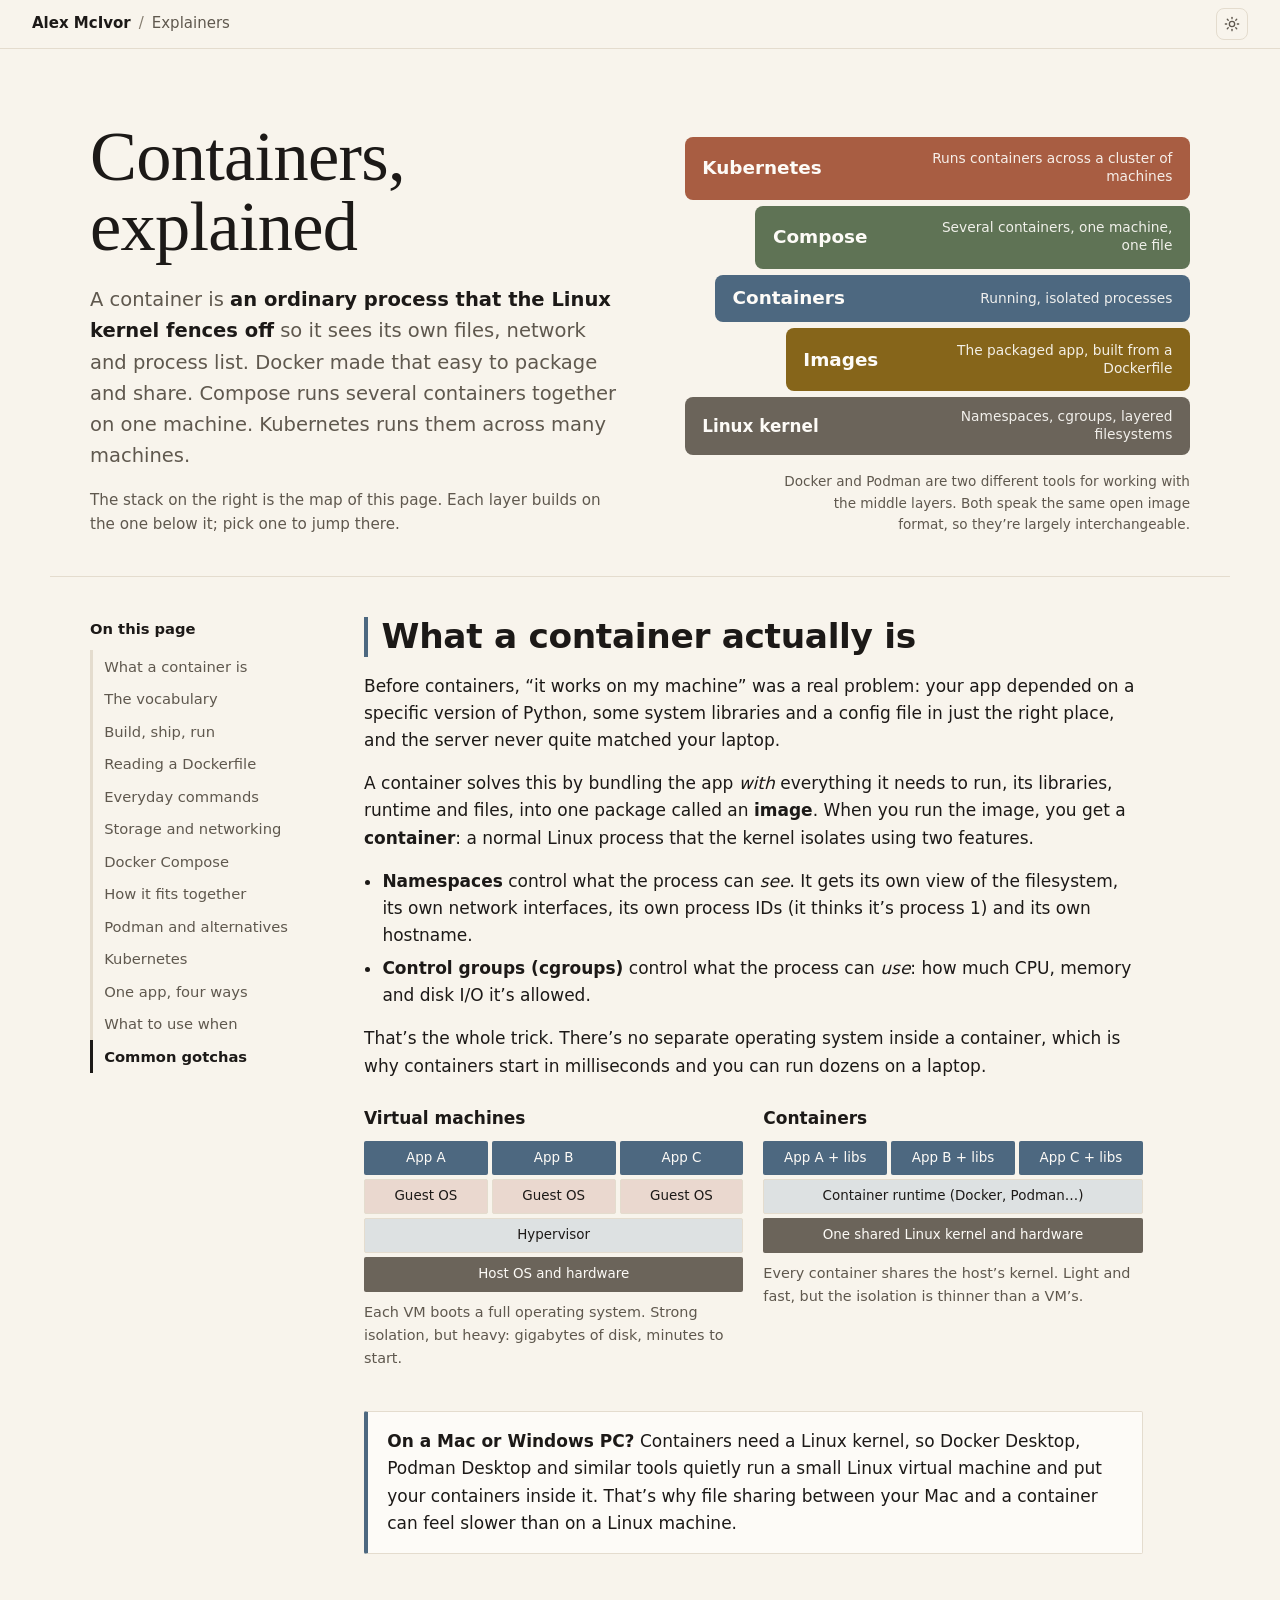
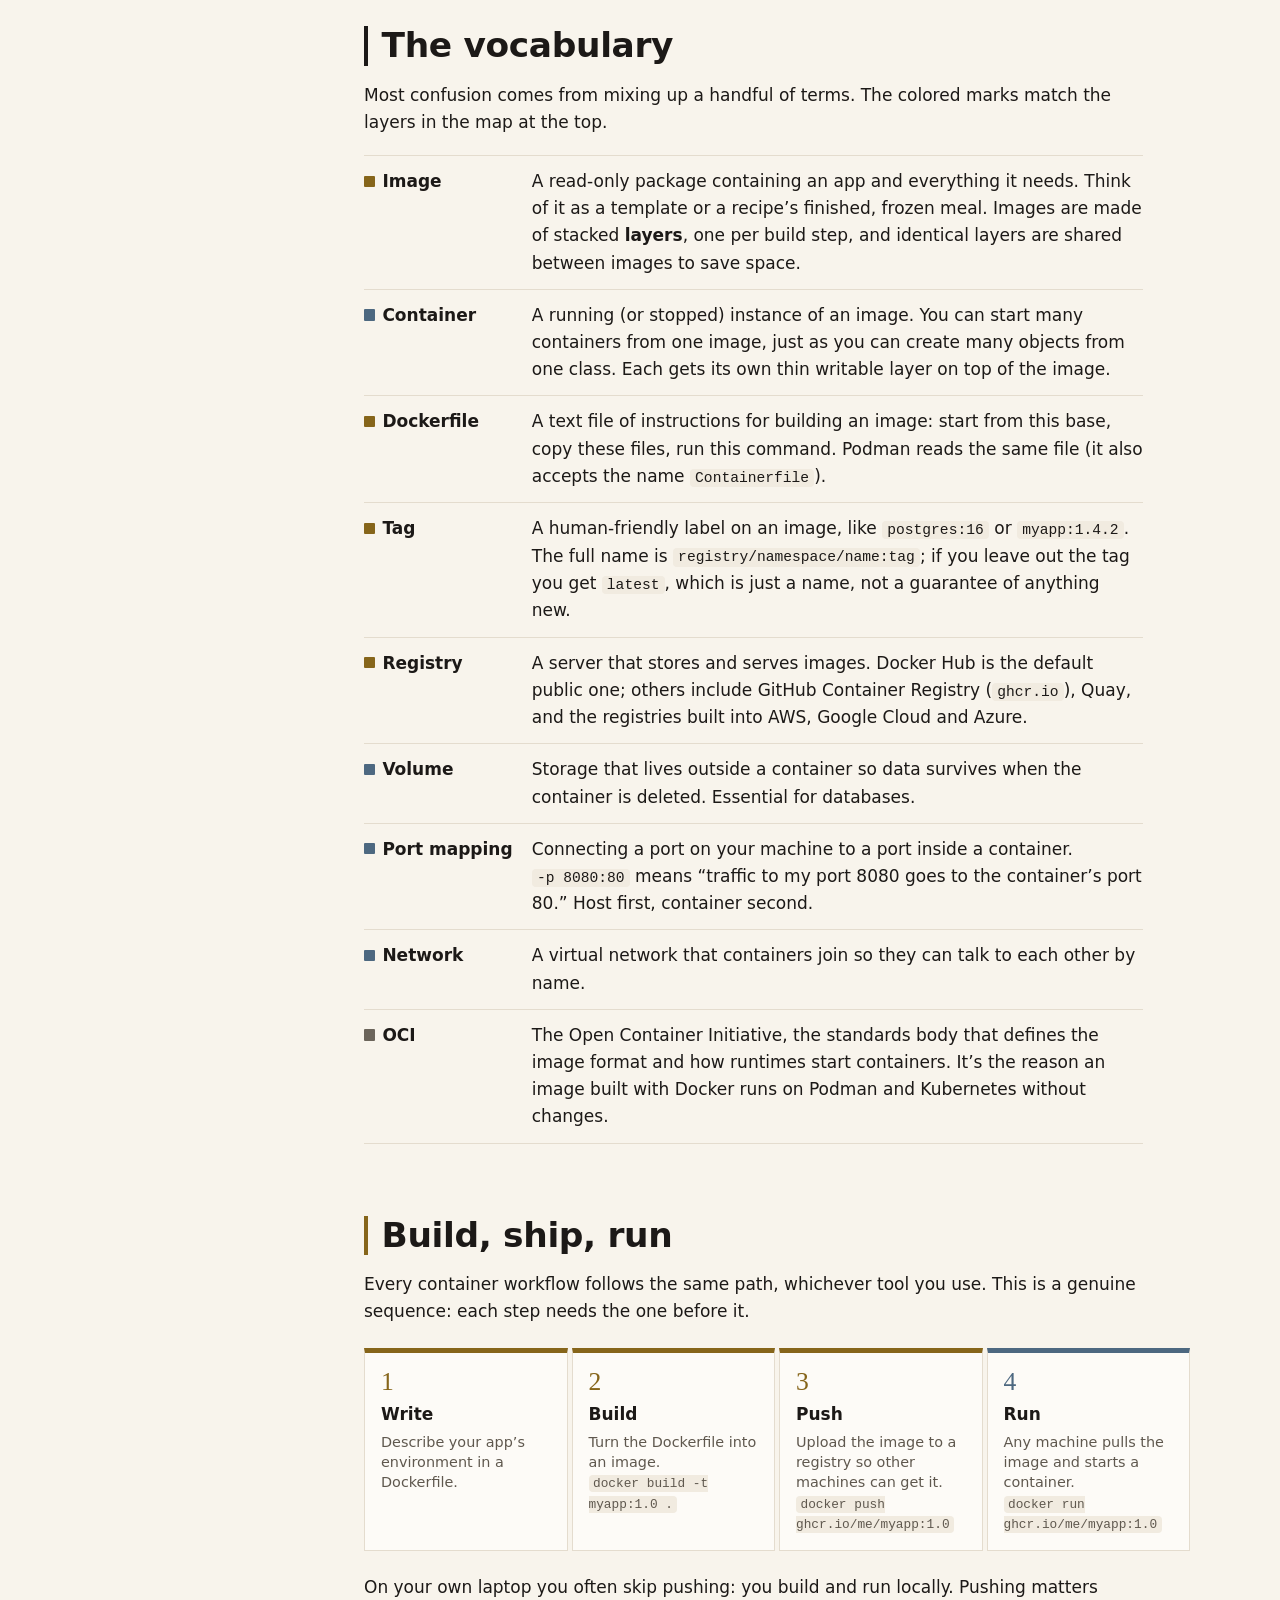
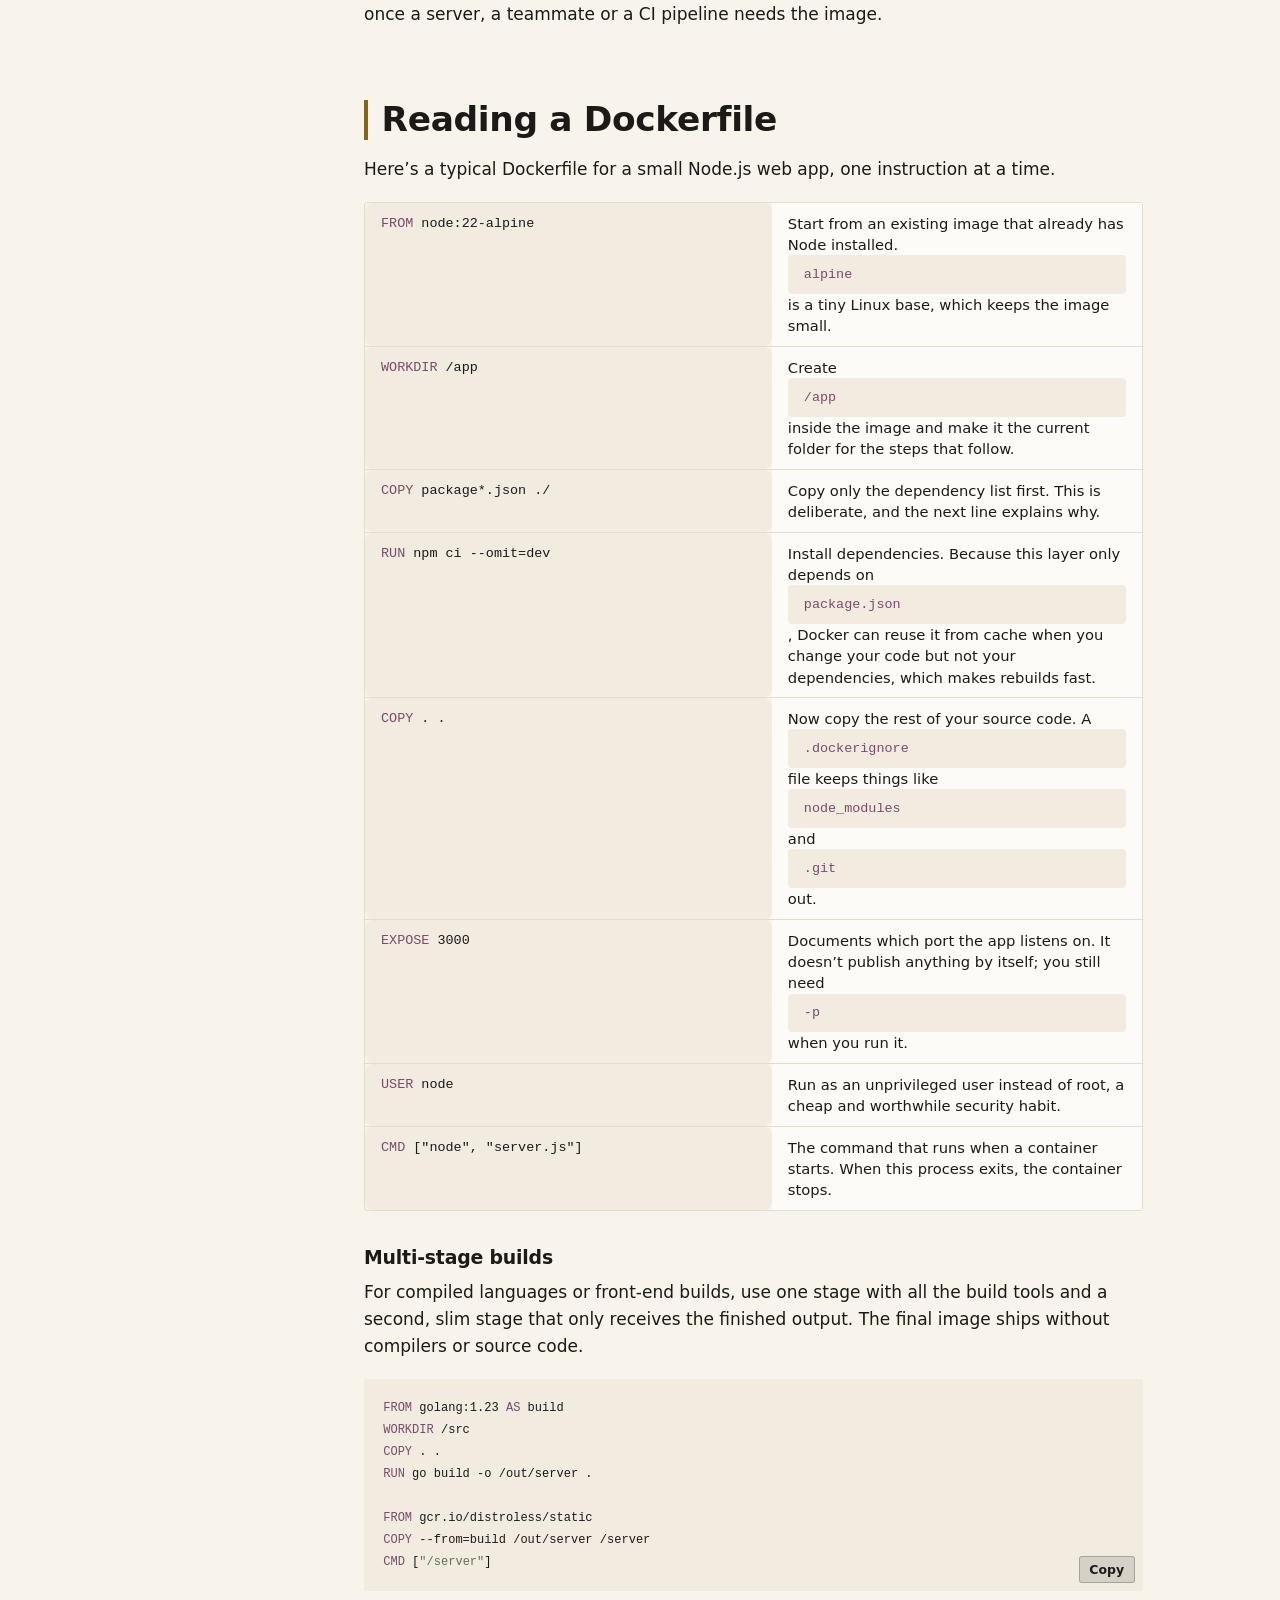
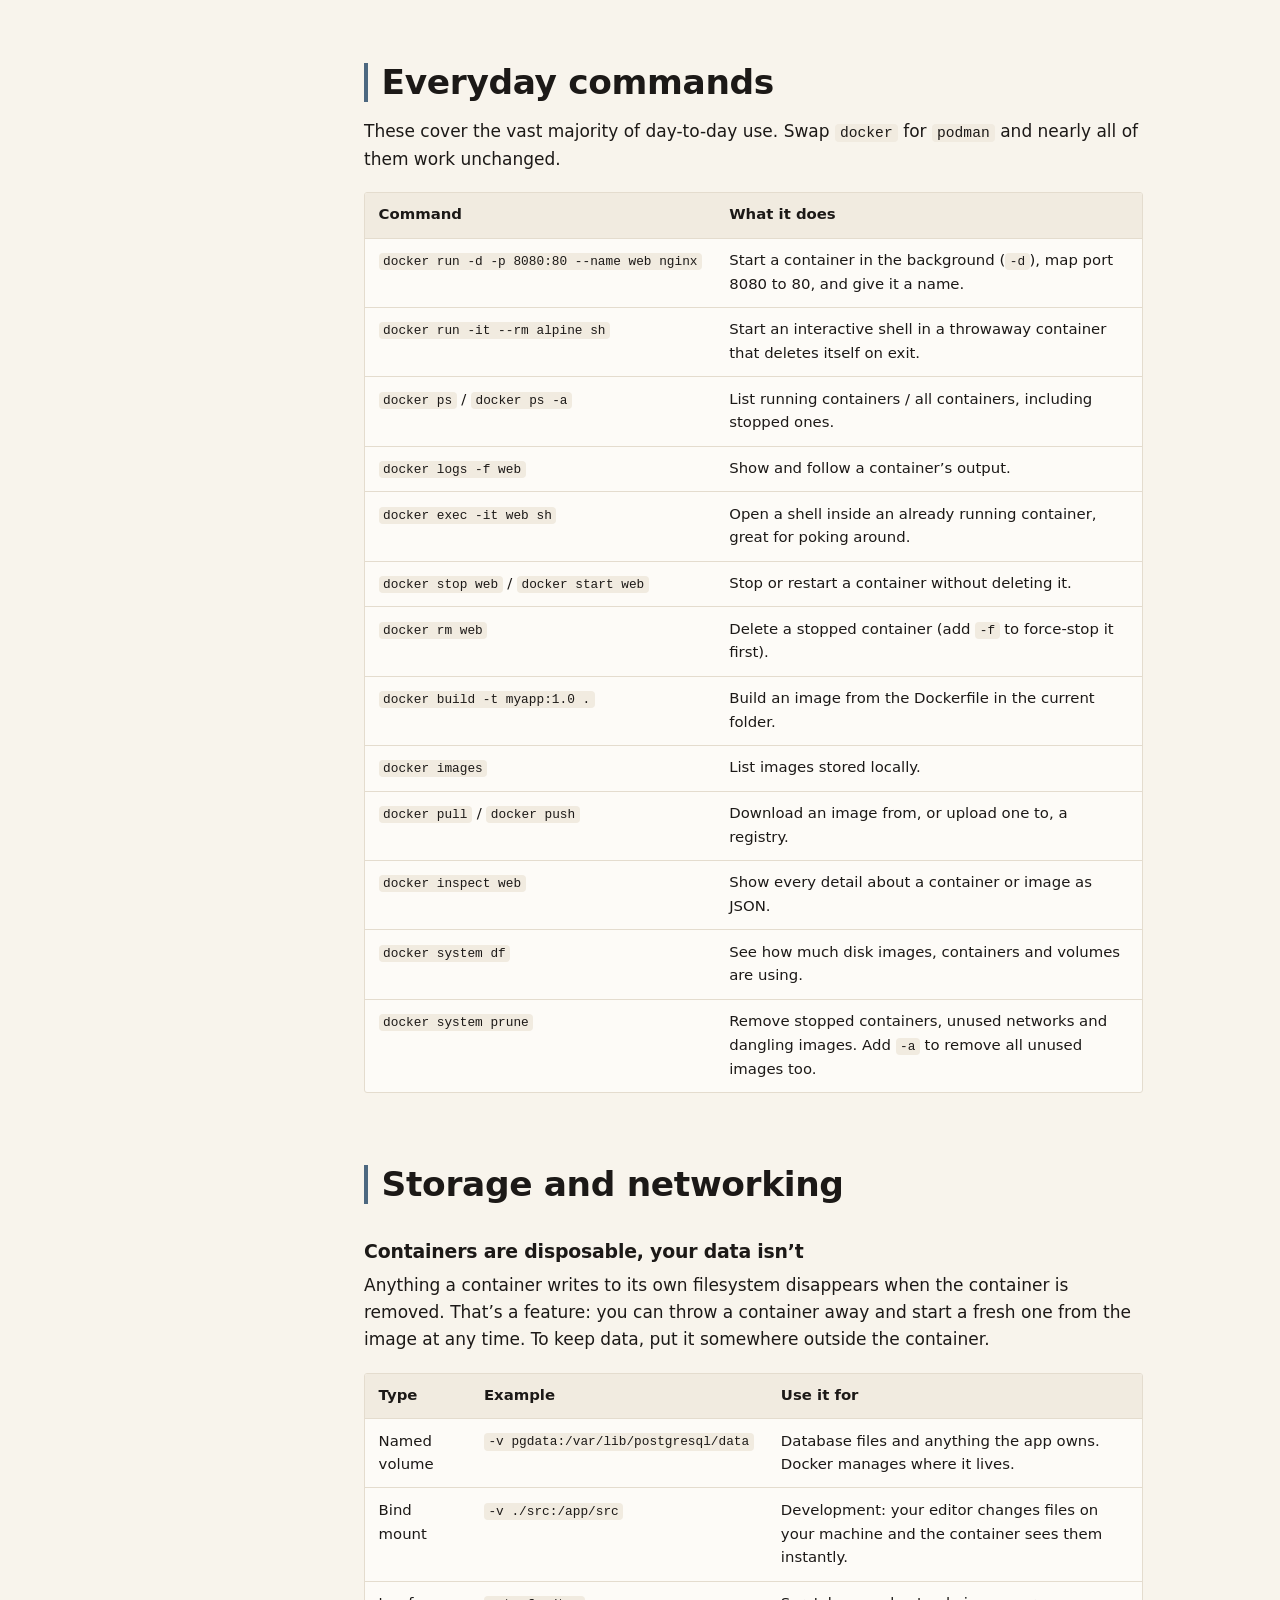
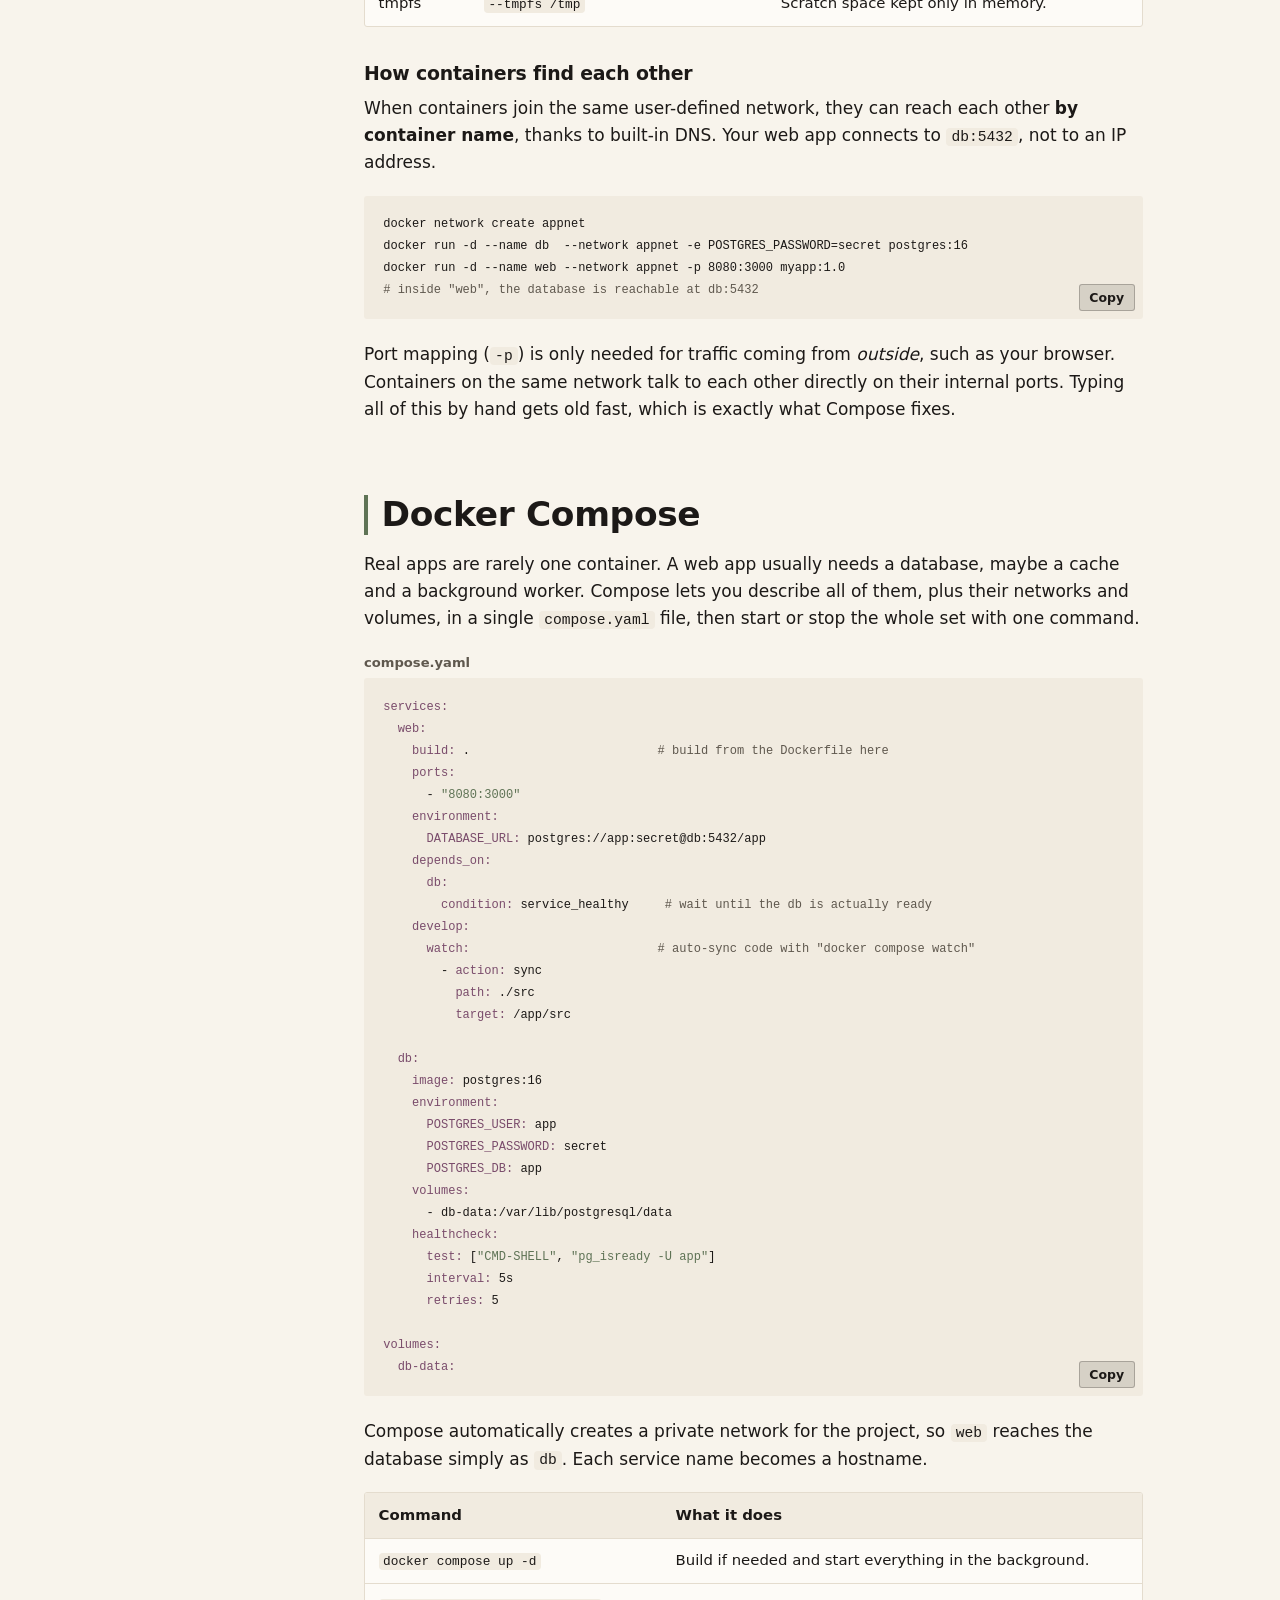
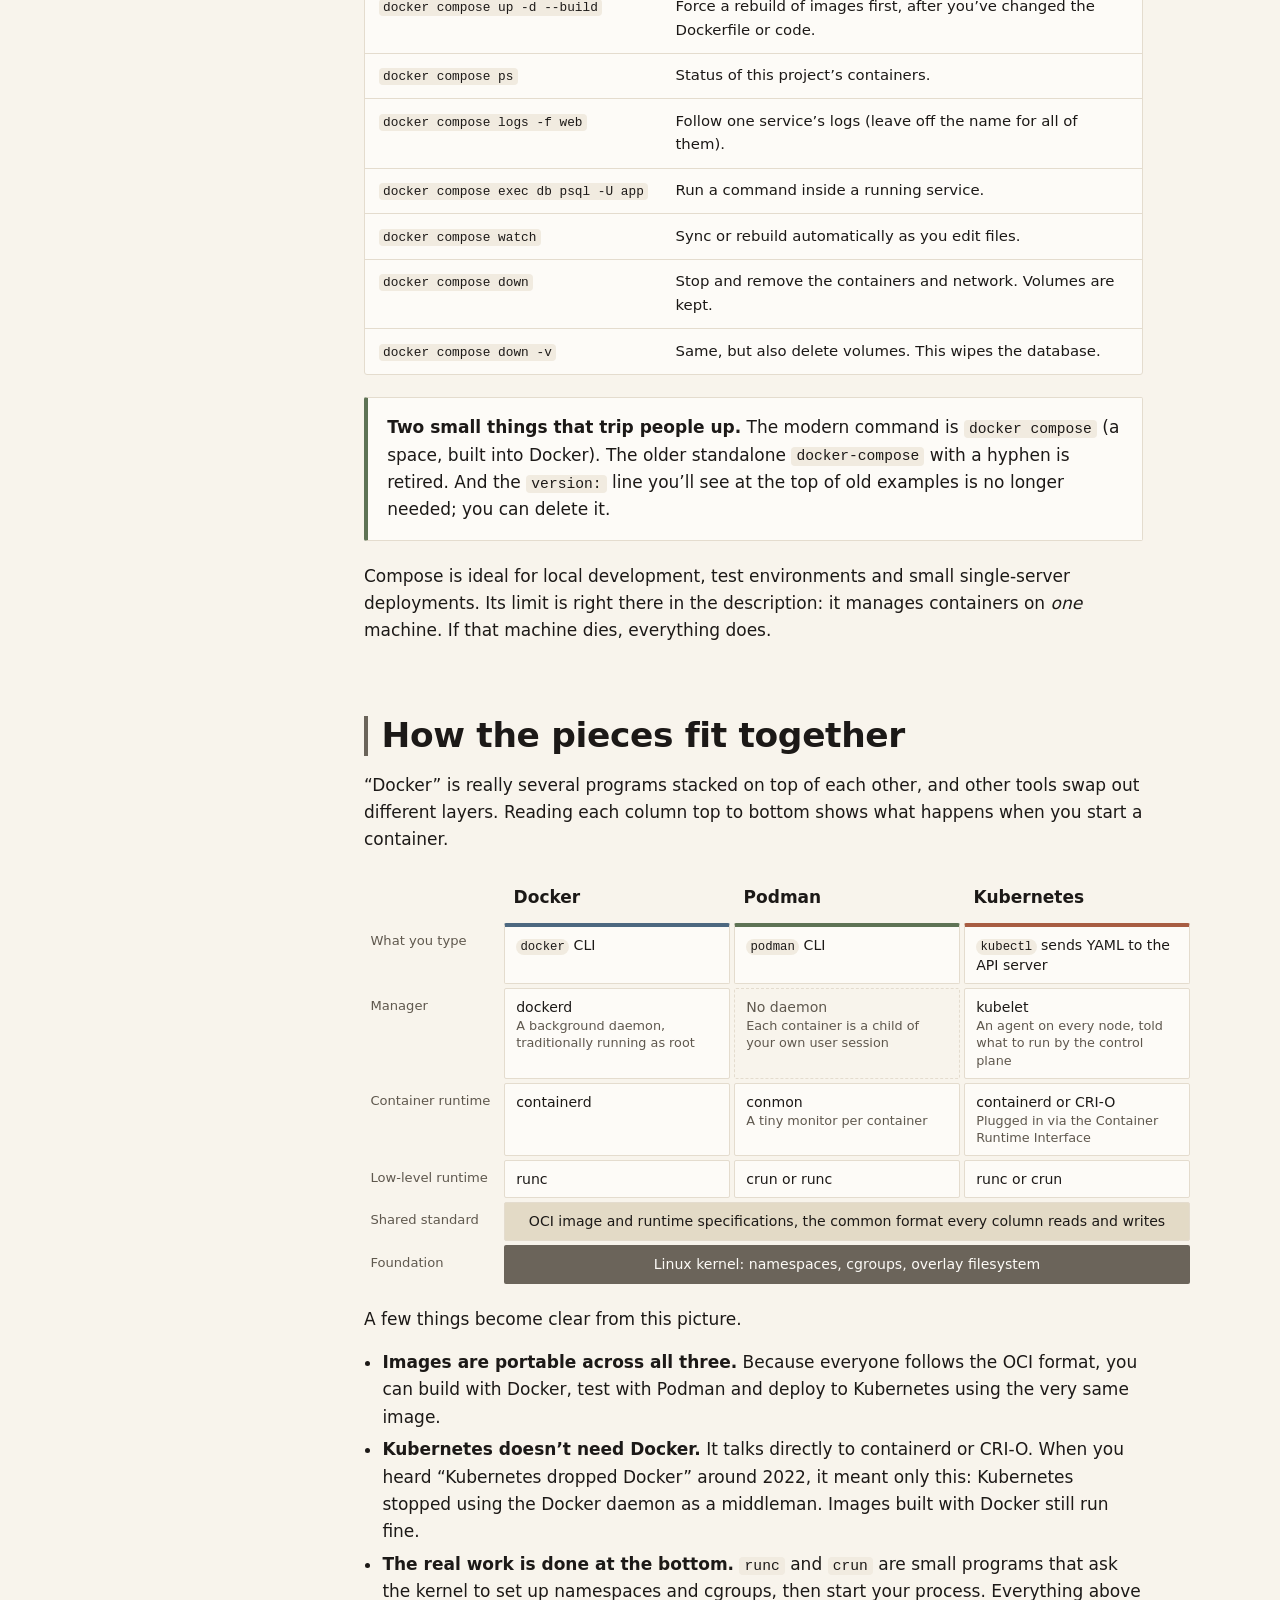
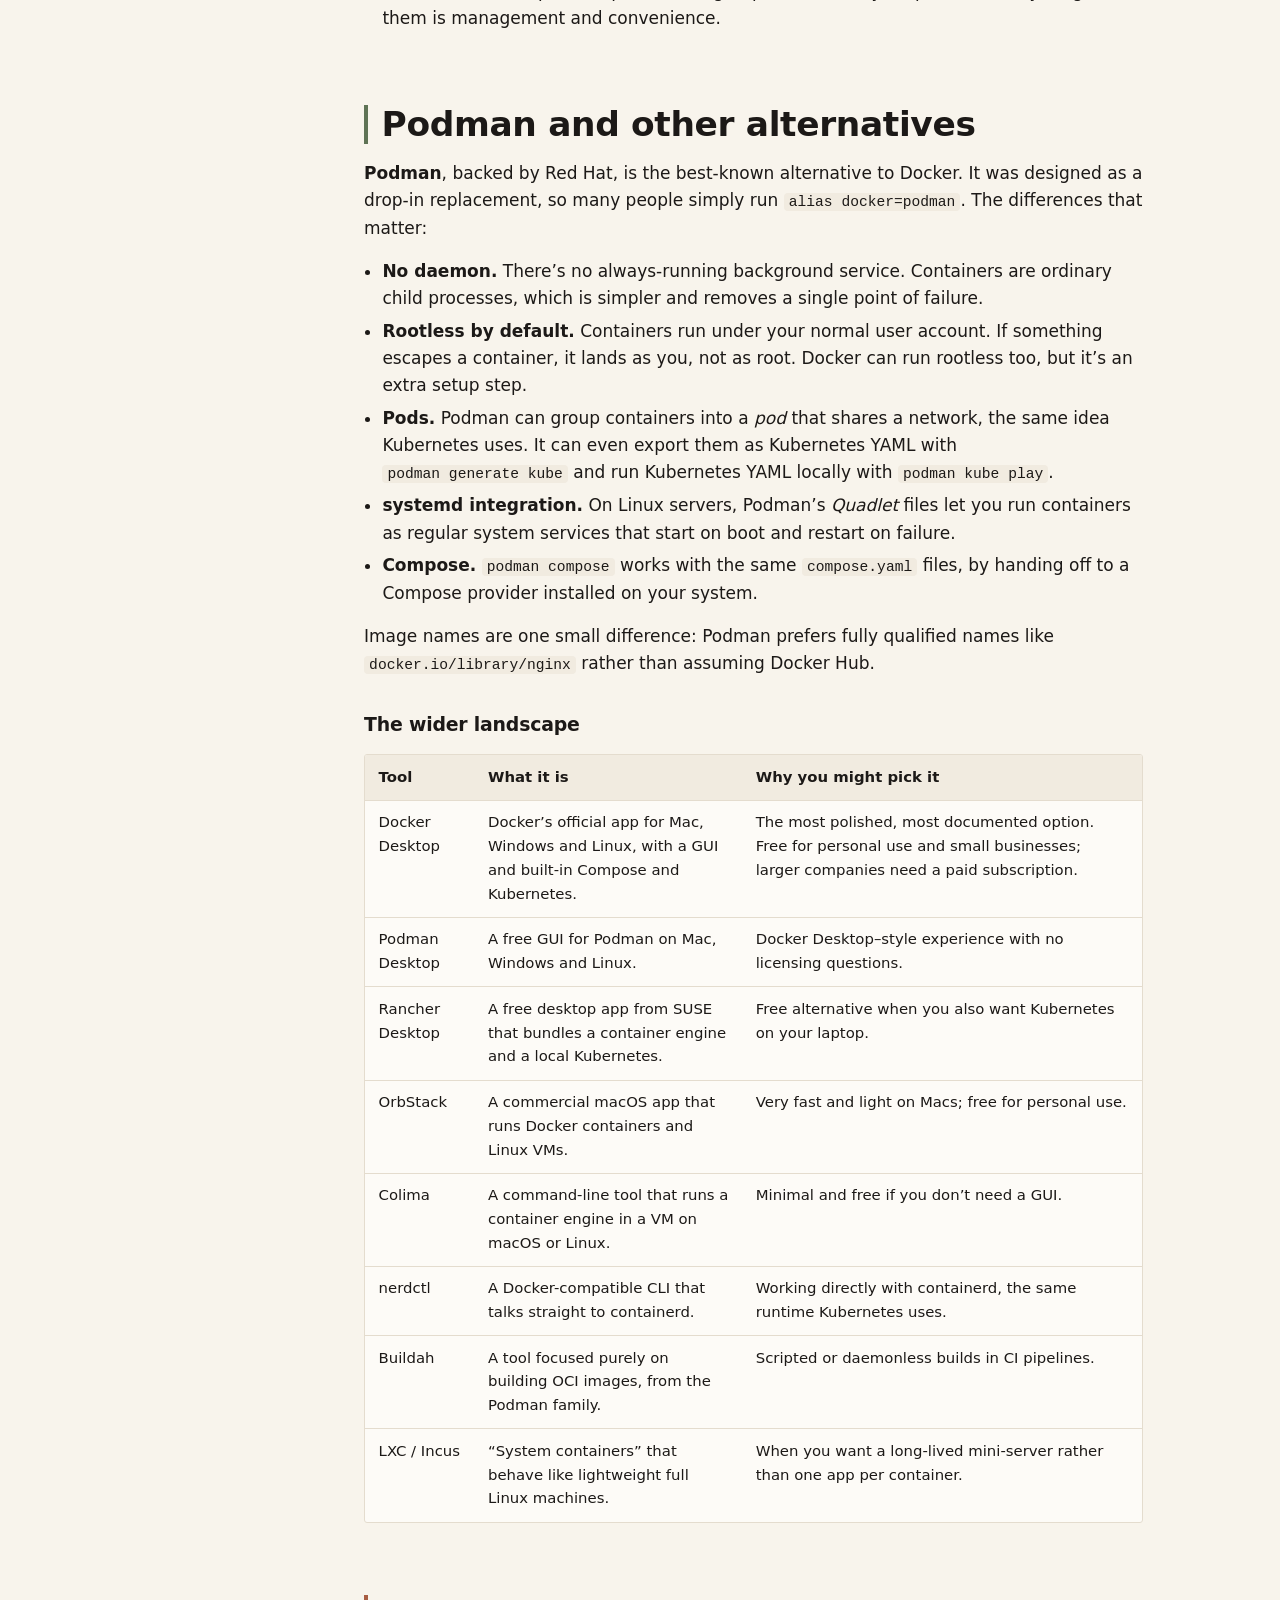
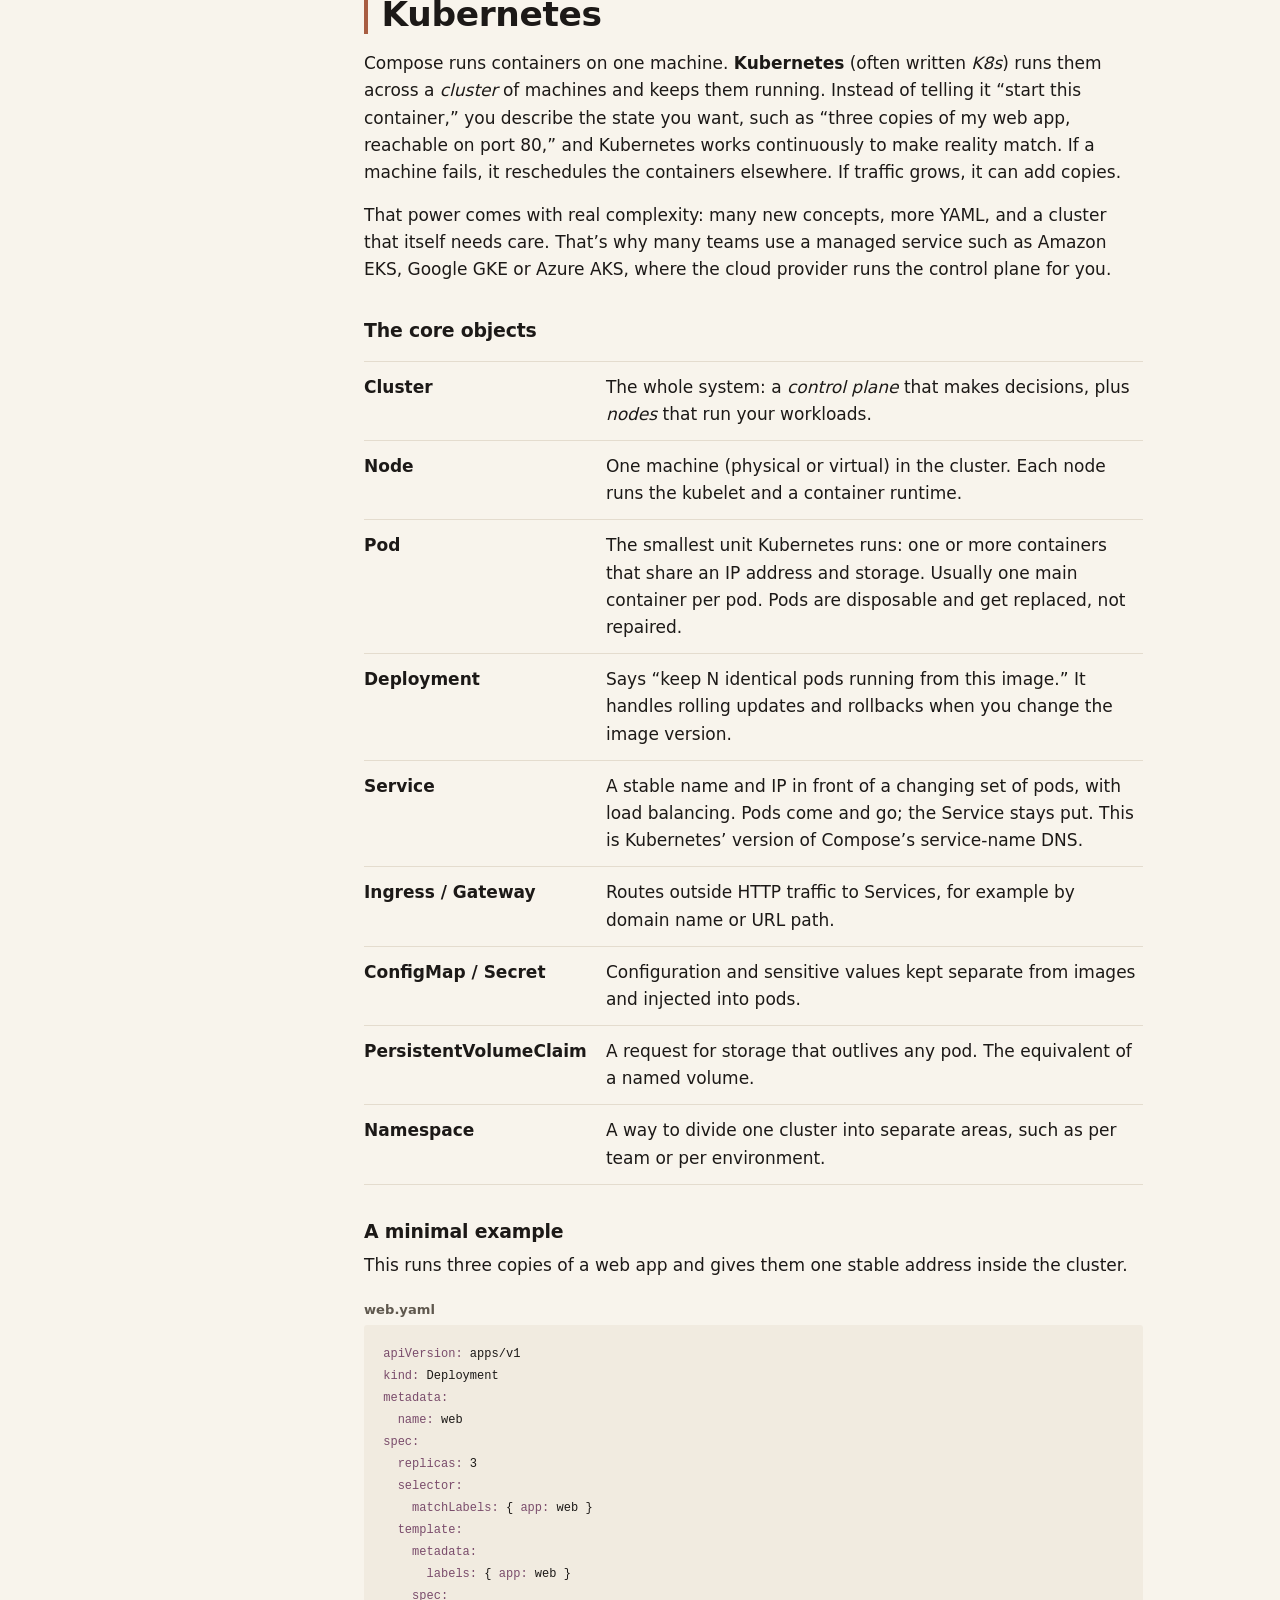
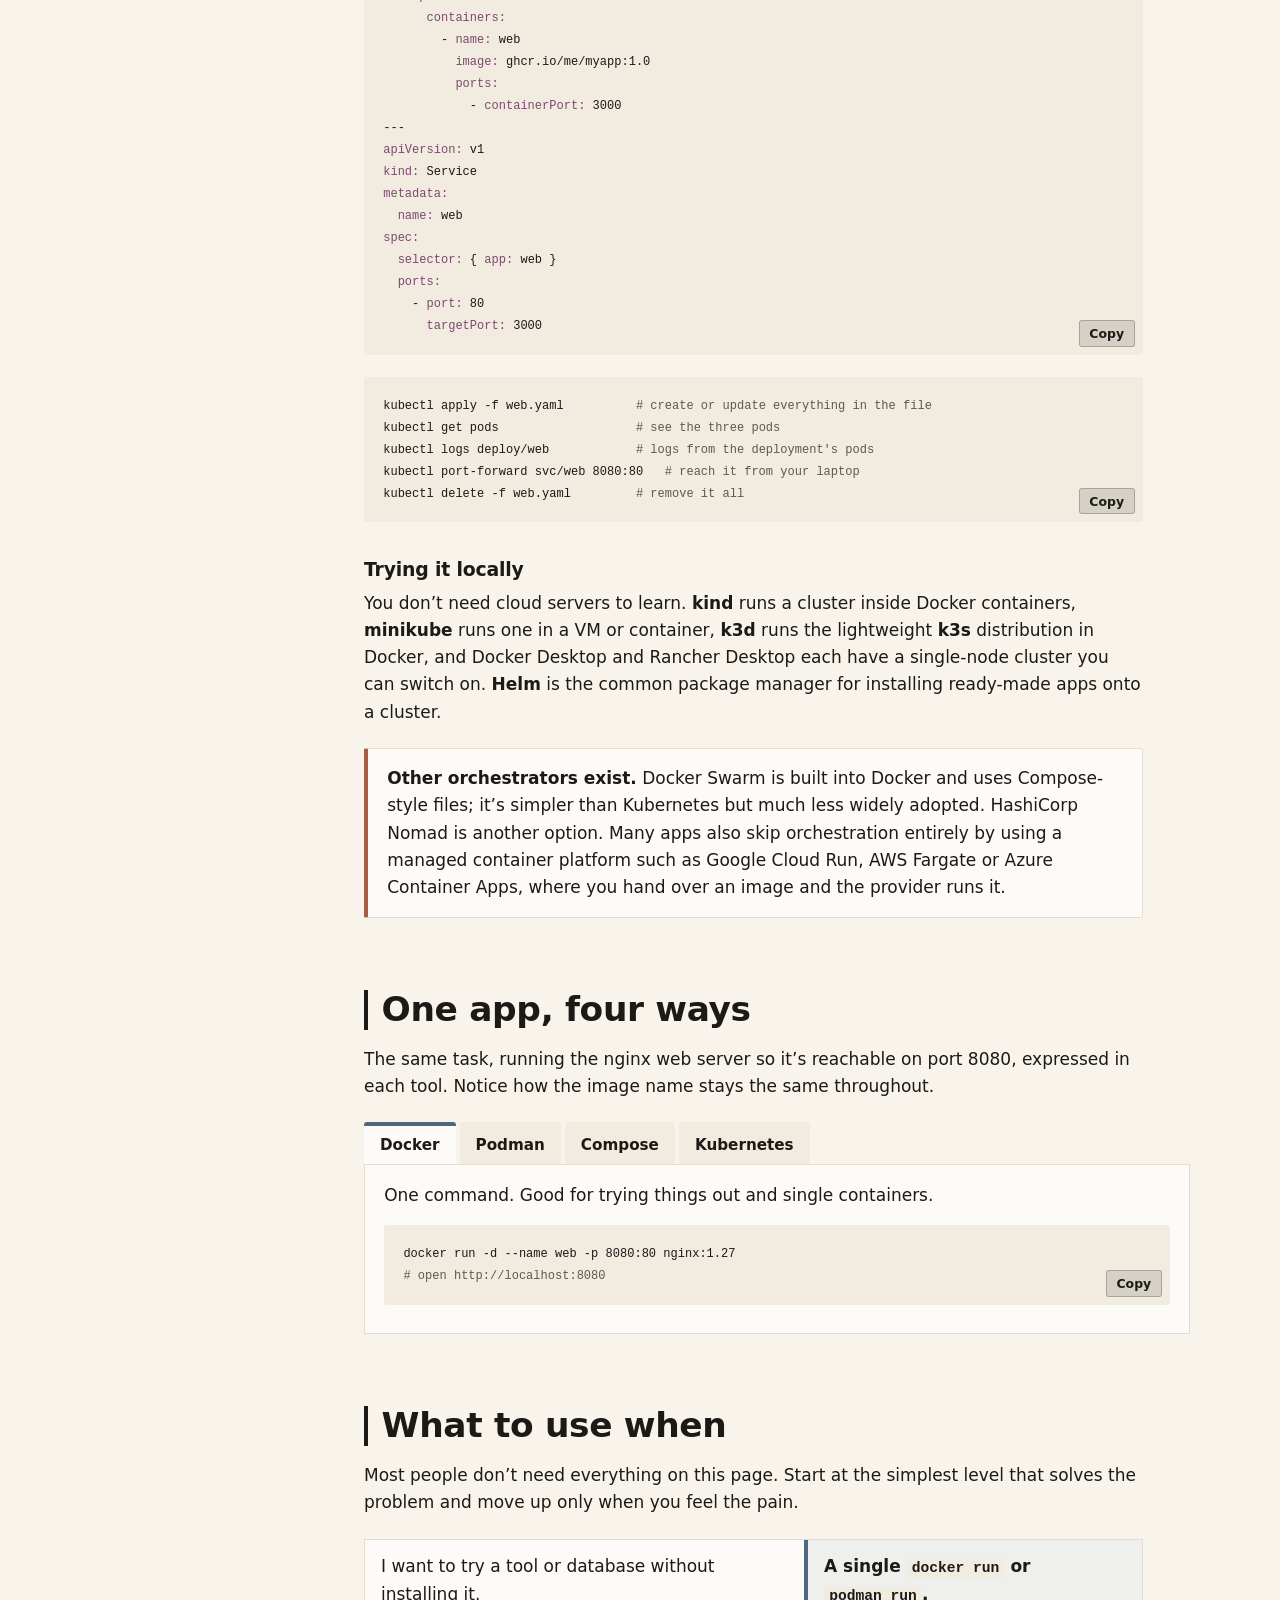
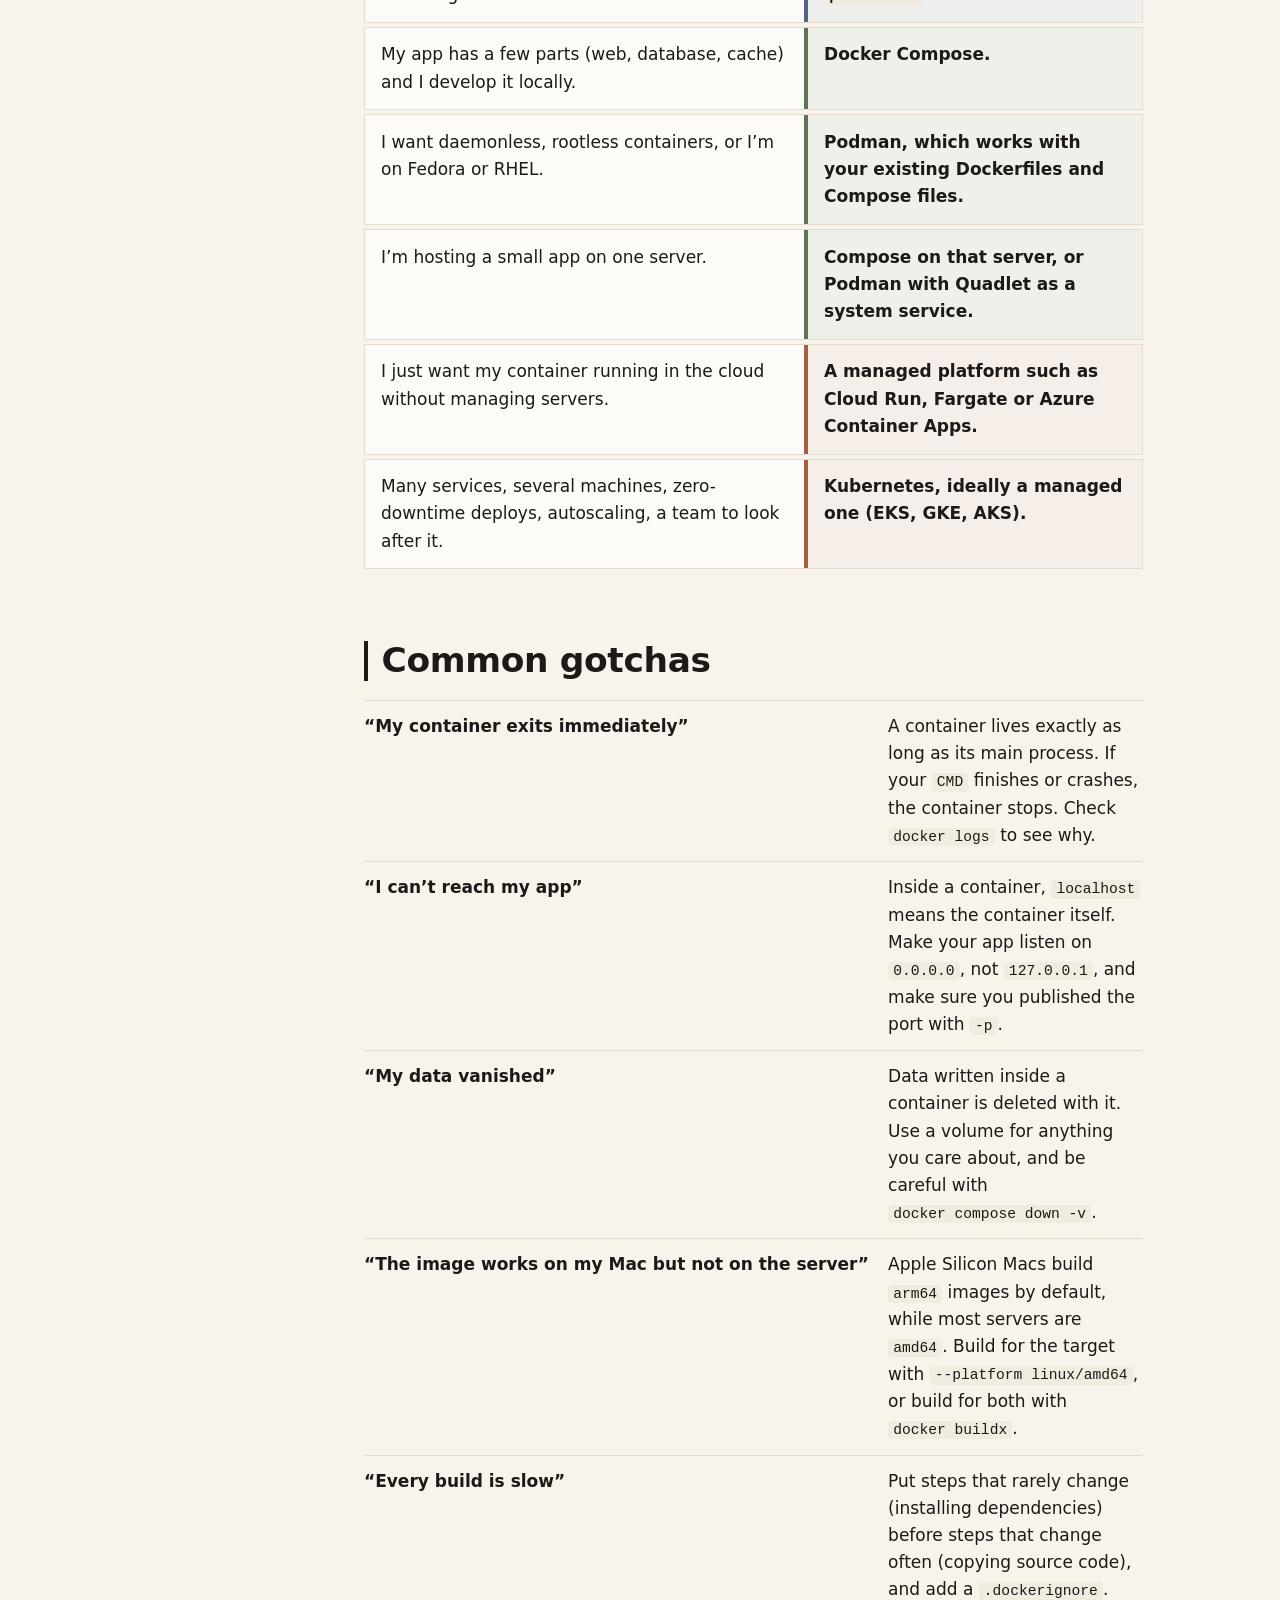
<file: explainers/containers/index.html>
<!DOCTYPE html>
<html lang="en">
<head>
<meta charset="utf-8">
<meta name="viewport" content="width=device-width, initial-scale=1, viewport-fit=cover">
<!-- Theme: light by default, applied before first paint. Same key as the rest of the
     site, so the choice made on the home page carries here and back. -->
<script>
  (function () {
    var KEY = 'theme';
    var DEFAULT = 'light';
    function apply(choice) {
      document.documentElement.setAttribute('data-theme', choice);
    }
    function stored() {
      try {
        var v = localStorage.getItem(KEY);
        return v === 'light' || v === 'dark' ? v : null;
      } catch (e) {
        return null;
      }
    }
    apply(stored() || DEFAULT);
    window.setTheme = function (choice) {
      apply(choice);
      try {
        localStorage.setItem(KEY, choice);
      } catch (e) {}
    };
  })();
</script>
<link rel="icon" href="../../favicon.ico" sizes="32x32">
<link rel="icon" href="../../favicon.svg" type="image/svg+xml">
<link rel="apple-touch-icon" href="../../apple-touch-icon.png">
<link rel="stylesheet" href="../../css/tokens.css">
<link rel="stylesheet" href="../../css/palette.css">
<title>Containers, explained — Alex McIvor</title>
<meta name="description" content="Docker, Compose, Podman and Kubernetes: what a container is, how the tools stack up, and what to use when.">
<style>
/* Palette: mapped onto Cream & Ink (../../css/tokens.css, ../explainer.css). Each layer of
   the stack keeps its own colour; light and dark come from the tokens. */
:root{
  --bg:var(--paper); --surface:var(--paper-raised); --sunk:var(--paper-sunken); --muted:var(--ink-muted); --line:var(--paper-line);
  --img:var(--cat-ochre); --on-img:var(--on-cat);
  --ctr:var(--cat-slate); --on-ctr:var(--on-cat);
  --cmp:var(--cat-sage); --on-cmp:var(--on-cat);
  --k8s:var(--cat-clay); --on-k8s:var(--on-cat);
  --kernel:var(--cat-stone); --on-kernel:var(--on-cat);
  --code-bg:var(--paper-sunken); --code-ink:var(--ink); --code-muted:var(--syn-comment); --code-key:var(--syn-keyword); --code-str:var(--syn-string);
  --focus:var(--clay);
}
:root{
  box-sizing:border-box;
  padding-top:env(safe-area-inset-top,0px);
  padding-bottom:env(safe-area-inset-bottom,0px);
}
html{ scroll-padding-top:calc(env(safe-area-inset-top,0px) + 16px); scroll-behavior:smooth; }
@media (prefers-reduced-motion: reduce){ html{ scroll-behavior:auto; } *{ transition:none !important; animation:none !important; } }
*,*::before,*::after{ box-sizing:inherit; }
body{
  margin:0; background:var(--bg); color:var(--ink);
  font-family:var(--font-sans);
  font-size:1.0625rem; line-height:1.6;
  -webkit-font-smoothing:antialiased;
}
img,svg{ max-width:100%; }
a{ color:inherit; }
:focus-visible{ outline:3px solid var(--focus); outline-offset:3px; border-radius:2px; }
code, pre, kbd{ font-family:var(--font-mono); }
p code, li code, td code, dd code{
  font-size:.86em; background:var(--sunk); padding:.08em .35em; border-radius:4px; white-space:nowrap;
}

/* ---------- Hero ---------- */
.hero{
  max-width:1180px; margin:0 auto; padding:clamp(2rem,6vw,4.5rem) clamp(1.1rem,4vw,2.5rem) 2.5rem;
  display:grid; grid-template-columns:minmax(0,1.05fr) minmax(0,1fr); gap:clamp(2rem,5vw,4rem); align-items:end;
}
.hero h1{
  font-family:var(--font-serif); font-weight:400;
  font-size:clamp(2.6rem,6.5vw,4.4rem); line-height:1; letter-spacing:-.01em; margin:0 0 1.4rem;
}
.hero .lede{ font-size:clamp(1.08rem,1.6vw,1.22rem); max-width:36em; color:var(--muted); margin:0 0 1rem; }
.hero .lede strong{ color:var(--ink); font-weight:600; }
.hero .hint{ font-size:.95rem; color:var(--muted); margin:0; }

.stack{ display:flex; flex-direction:column; align-items:flex-end; gap:6px; }
.box{
  --c:var(--ctr); --on:var(--on-ctr);
  display:flex; justify-content:space-between; align-items:center; gap:1rem;
  text-decoration:none; color:var(--on);
  background:var(--c);
  border-radius:var(--radius-sm); padding:.85rem 1.1rem;
  transition: transform .18s ease;
}
.box:hover{ transform:translateX(-6px); }
.box b{ font-weight:600; font-size:1.15rem; line-height:1.1; }
.box span{ font-size:.86rem; opacity:.92; text-align:right; line-height:1.3; max-width:18em; }
.box.k8s{ --c:var(--k8s); --on:var(--on-k8s); width:100%; }
.box.cmp{ --c:var(--cmp); --on:var(--on-cmp); width:86%; }
.box.ctr{ --c:var(--ctr); --on:var(--on-ctr); width:94%; }
.box.img{ --c:var(--img); --on:var(--on-img); width:80%; }
.box.krn{ --c:var(--kernel); --on:var(--on-kernel); width:100%; padding:.7rem 1.1rem; }
.box.krn b{ font-size:1.05rem; }
.stack-caption{ font-size:.85rem; color:var(--muted); margin:.6rem 0 0; text-align:right; max-width:30em; align-self:flex-end; }

/* ---------- Layout ---------- */
.layout{
  max-width:1180px; margin:0 auto; padding:0 clamp(1.1rem,4vw,2.5rem) 5rem;
  display:grid; grid-template-columns:210px minmax(0,1fr); gap:clamp(2rem,5vw,4rem);
  border-top:1px solid var(--paper-line); padding-top:2.5rem;
}
nav.toc{ position:sticky; top:calc(env(safe-area-inset-top,0px) + 1.5rem); align-self:start; font-size:.92rem; }
nav.toc p{ font-weight:700; margin:0 0 .6rem; }
nav.toc ol{ list-style:none; margin:0; padding:0; }
nav.toc li{ margin:0; }
nav.toc a{
  display:block; text-decoration:none; color:var(--muted); padding:.28rem 0 .28rem .7rem;
  border-left:3px solid var(--line);
}
nav.toc a:hover{ color:var(--ink); }
nav.toc a.active{ color:var(--ink); border-left-color:var(--sec, var(--ink)); font-weight:600; }
nav.toc details{ display:none; }
main{ min-width:0; }
section{ margin:0 0 4.5rem; scroll-margin-top:1rem; }
section > *:not(.wide){ max-width:72ch; }
h2{
  font-size:clamp(1.6rem,3.2vw,2.15rem); line-height:1.15; margin:0 0 1rem;
  font-weight:650; letter-spacing:-.01em;
  padding-left:.85rem; border-left:4px solid var(--sec, var(--ink));
}
h3{ font-size:1.18rem; margin:2.2rem 0 .6rem; font-weight:700; }
p{ margin:0 0 1rem; }
ul.plain{ padding-left:1.15rem; margin:0 0 1rem; }
ul.plain li{ margin:.35rem 0; }
.s-img{ --sec:var(--img); } .s-ctr{ --sec:var(--ctr); } .s-cmp{ --sec:var(--cmp); } .s-k8s{ --sec:var(--k8s); } .s-krn{ --sec:var(--kernel); } .s-ink{ --sec:var(--ink); }

.callout{
  background:var(--surface); border:1px solid var(--line); border-left:4px solid var(--sec, var(--ink));
  padding:1rem 1.2rem; margin:1.4rem 0; border-radius:2px;
}
.callout p:last-child{ margin-bottom:0; }

/* VM vs container diagram */
.versus{ display:grid; grid-template-columns:1fr 1fr; gap:1.25rem; margin:1.6rem 0; max-width:none; }
.versus figure{ margin:0; }
.versus figcaption{ font-weight:700; margin-bottom:.5rem; }
.versus .note{ font-size:.9rem; color:var(--muted); margin-top:.55rem; }
.tier{ display:grid; gap:4px; }
.tier .row{ display:grid; gap:4px; }
.tier .cell{
  padding:.5rem .6rem; font-size:.84rem; line-height:1.25; text-align:center; border-radius:2px;
  background:var(--sunk); color:var(--ink); border:1px solid var(--line);
}
.tier .app{ background:var(--ctr); color:var(--on-ctr); border-color:transparent; }
.tier .os{ background:color-mix(in srgb, var(--k8s) 22%, var(--surface)); }
.tier .rt{ background:color-mix(in srgb, var(--ctr) 18%, var(--surface)); }
.tier .hw{ background:var(--kernel); color:var(--on-kernel); border-color:transparent; }

/* Definitions */
dl.vocab{ display:grid; grid-template-columns:minmax(8.5rem,auto) 1fr; gap:0; margin:1.2rem 0; border-top:1px solid var(--line); }
dl.vocab dt, dl.vocab dd{ padding:.75rem 0; border-bottom:1px solid var(--line); margin:0; }
dl.vocab dt{ font-weight:700; padding-right:1.2rem; }
dl.vocab dt i{ display:inline-block; width:.7rem; height:.7rem; margin-right:.45rem; border-radius:1px; background:var(--k); vertical-align:.02em; }

/* Flow */
ol.flow{ list-style:none; counter-reset:f; padding:0; margin:1.4rem 0; display:grid; grid-template-columns:repeat(4,minmax(0,1fr)); gap:4px; max-width:none; }
ol.flow li{
  counter-increment:f; background:var(--surface); border:1px solid var(--line); padding:1rem; position:relative;
  border-top:5px solid var(--k);
}
ol.flow li::before{ content:counter(f); font-family:var(--font-serif); font-size:1.6rem; line-height:1; color:var(--k); display:block; margin-bottom:.4rem; }
ol.flow b{ display:block; }
ol.flow span{ font-size:.9rem; color:var(--muted); display:block; margin-top:.25rem; line-height:1.4; }
ol.flow code{ font-size:.8rem; white-space:normal; }

/* Code */
.code{ position:relative; margin:1.2rem 0 1.4rem; max-width:none; }
.code pre{
  margin:0; background:var(--code-bg); color:var(--code-ink); padding:1.1rem 1.2rem; border-radius:3px;
  overflow-x:auto; font-size:.86rem; line-height:1.6; tab-size:2;
}
.code .label{ display:block; font-size:.82rem; color:var(--muted); margin-bottom:.35rem; font-weight:600; }
.code .c{ color:var(--code-muted); } .code .k{ color:var(--code-key); } .code .s{ color:var(--code-str); }
.copy{
  position:absolute; right:.5rem; bottom:.5rem; font:600 .78rem var(--font-sans);
  background:color-mix(in srgb, var(--code-ink) 12%, transparent); color:var(--code-ink);
  border:1px solid color-mix(in srgb, var(--code-ink) 25%, transparent); border-radius:3px; padding:.3rem .6rem; cursor:pointer;
}
.copy:hover{ background:color-mix(in srgb, var(--code-ink) 22%, transparent); }

/* Annotated Dockerfile */
.anno{ margin:1.2rem 0; border-radius:3px; overflow:hidden; border:1px solid var(--line); max-width:none; }
.anno .ln{ display:grid; grid-template-columns:minmax(0,1.1fr) minmax(0,1fr); }
.anno .ln + .ln{ border-top:1px solid var(--line); }
.anno code{ display:block; background:var(--code-bg); color:var(--code-key); padding:.6rem 1rem; font-size:.84rem; white-space:pre; overflow-x:auto; }
.anno code em{ font-style:normal; color:var(--code-ink); }
.anno p{ margin:0; padding:.6rem 1rem; font-size:.92rem; background:var(--surface); line-height:1.45; }

/* Tables */
.tablewrap{ overflow-x:auto; margin:1.2rem 0 1.4rem; max-width:none; border:1px solid var(--line); border-radius:3px; background:var(--surface); }
table{ border-collapse:collapse; width:100%; font-size:.93rem; }
th, td{ text-align:left; padding:.65rem .85rem; border-bottom:1px solid var(--line); vertical-align:top; }
tr:last-child td{ border-bottom:0; }
th{ background:var(--sunk); font-weight:700; white-space:nowrap; }
td code{ white-space:nowrap; }

/* Layer map */
.layers{ max-width:none; margin:1.4rem 0; overflow-x:auto; }
.layers .grid{ display:grid; grid-template-columns:8.5rem repeat(3,minmax(10rem,1fr)); gap:4px; min-width:640px; }
.layers .h{ font-weight:700; padding:.5rem .6rem; }
.layers .rowlabel{ font-size:.82rem; color:var(--muted); padding:.55rem .4rem; line-height:1.3; }
.layers .cell{ padding:.55rem .7rem; font-size:.88rem; line-height:1.35; border-radius:2px; background:var(--surface); border:1px solid var(--line); }
.layers .cell small{ display:block; color:var(--muted); font-size:.8rem; }
.layers .cell.none{ background:transparent; border-style:dashed; color:var(--muted); }
.layers .cell.kern{ grid-column:2 / -1; background:var(--kernel); color:var(--on-kernel); border-color:transparent; text-align:center; }
.layers .cell.oci{ grid-column:2 / -1; background:color-mix(in srgb, var(--img) 22%, var(--surface)); text-align:center; }
.layers .tl{ border-top:4px solid var(--ctr); } .layers .tp{ border-top:4px solid var(--cmp); } .layers .tk{ border-top:4px solid var(--k8s); }

/* Tabs */
.tabs{ max-width:none; margin:1.4rem 0; }
.tablist{ display:flex; flex-wrap:wrap; gap:4px; border-bottom:1px solid var(--paper-line); }
.tablist button{
  font:600 .95rem var(--font-sans);
  background:var(--sunk); color:var(--ink); border:0; border-radius:3px 3px 0 0; padding:.6rem 1rem; cursor:pointer;
  border-top:4px solid transparent;
}
.tablist button[aria-selected="true"]{ background:var(--surface); border-top-color:var(--k); }
.tabpanel{ background:var(--surface); border:1px solid var(--line); border-top:0; padding:1.1rem 1.2rem .4rem; }
.tabpanel[hidden]{ display:none; }
.tabpanel .code{ margin-top:.6rem; }

/* Chooser */
.choose{ display:grid; gap:4px; margin:1.4rem 0; max-width:none; }
.choose .q{ display:grid; grid-template-columns:minmax(0,1.3fr) minmax(0,1fr); background:var(--surface); border:1px solid var(--line); }
.choose .q p{ margin:0; padding:.85rem 1rem; }
.choose .q p + p{ border-left:4px solid var(--k); font-weight:600; background:color-mix(in srgb, var(--k) 8%, var(--surface)); }

footer{ max-width:1180px; margin:0 auto; padding:0 clamp(1.1rem,4vw,2.5rem) 3rem; color:var(--muted); font-size:.88rem; }

/* ---------- Responsive ---------- */
@media (max-width: 900px){
  .hero{ grid-template-columns:1fr; align-items:start; }
  .stack{ align-items:stretch; }
  .box{ width:100% !important; }
  .stack-caption{ text-align:left; align-self:flex-start; }
  .layout{ grid-template-columns:1fr; }
  nav.toc{ position:static; }
  nav.toc > p, nav.toc > ol{ display:none; }
  nav.toc details{ display:block; background:var(--surface); border:1px solid var(--line); padding:.7rem 1rem; border-radius:3px; }
  nav.toc summary{ font-weight:700; cursor:pointer; }
  nav.toc details ol{ list-style:none; padding:0; margin:.6rem 0 0; }
  ol.flow{ grid-template-columns:repeat(2,minmax(0,1fr)); }
}
@media (max-width: 620px){
  .versus{ grid-template-columns:1fr; }
  dl.vocab{ grid-template-columns:1fr; }
  dl.vocab dt{ border-bottom:0; padding-bottom:0; }
  dl.vocab dd{ padding-top:.2rem; }
  .anno .ln{ grid-template-columns:1fr; }
  .choose .q{ grid-template-columns:1fr; }
  .choose .q p + p{ border-left:0; border-top:4px solid var(--k); }
  ol.flow{ grid-template-columns:1fr; }
  .box span{ display:none; }
}
</style>
<link rel="stylesheet" href="../explainer.css">
</head>
<body>
<div class="site-strip">
  <nav class="site-strip__crumbs" aria-label="Site">
    <a class="site-strip__home" href="../../">Alex McIvor</a>
    <span class="site-strip__sep" aria-hidden="true">/</span>
    <a href="../">Explainers</a>
  </nav>
  <button id="theme-toggle" type="button" class="site-strip__toggle" aria-label="Toggle dark mode" title="Toggle dark mode">
    <span class="theme-icon theme-icon-sun" aria-hidden="true"><svg xmlns="http://www.w3.org/2000/svg" width="16" height="16" viewBox="0 0 24 24" fill="none" stroke="currentColor" stroke-width="2" stroke-linecap="round" stroke-linejoin="round"><circle cx="12" cy="12" r="4"></circle><path d="M12 2v2"></path><path d="M12 20v2"></path><path d="m4.93 4.93 1.41 1.41"></path><path d="m17.66 17.66 1.41 1.41"></path><path d="M2 12h2"></path><path d="M20 12h2"></path><path d="m6.34 17.66-1.41 1.41"></path><path d="m19.07 4.93-1.41 1.41"></path></svg></span>
    <span class="theme-icon theme-icon-moon" aria-hidden="true"><svg xmlns="http://www.w3.org/2000/svg" width="16" height="16" viewBox="0 0 24 24" fill="none" stroke="currentColor" stroke-width="2" stroke-linecap="round" stroke-linejoin="round"><path d="M21 12.79A9 9 0 1 1 11.21 3 7 7 0 0 0 21 12.79z"></path></svg></span>
  </button>
</div>

<header class="hero">
  <div>
    <h1>Containers,<br>explained</h1>
    <p class="lede">A container is <strong>an ordinary process that the Linux kernel fences off</strong> so it sees its own files, network and process list. Docker made that easy to package and share. Compose runs several containers together on one machine. Kubernetes runs them across many machines.</p>
    <p class="hint">The stack on the right is the map of this page. Each layer builds on the one below it; pick one to jump there.</p>
  </div>
  <div class="stack" aria-label="Map of the container stack">
    <a class="box k8s" href="#k8s"><b>Kubernetes</b><span>Runs containers across a cluster of machines</span></a>
    <a class="box cmp" href="#compose"><b>Compose</b><span>Several containers, one machine, one file</span></a>
    <a class="box ctr" href="#idea"><b>Containers</b><span>Running, isolated processes</span></a>
    <a class="box img" href="#flow"><b>Images</b><span>The packaged app, built from a Dockerfile</span></a>
    <a class="box krn" href="#stack"><b>Linux kernel</b><span>Namespaces, cgroups, layered filesystems</span></a>
    <p class="stack-caption">Docker and Podman are two different tools for working with the middle layers. Both speak the same open image format, so they’re largely interchangeable.</p>
  </div>
</header>

<div class="layout">
  <nav class="toc" aria-label="Contents">
    <p>On this page</p>
    <ol id="toc-list">
      <li><a href="#idea" style="--sec:var(--ctr)">What a container is</a></li>
      <li><a href="#words" style="--sec:var(--ink)">The vocabulary</a></li>
      <li><a href="#flow" style="--sec:var(--img)">Build, ship, run</a></li>
      <li><a href="#dockerfile" style="--sec:var(--img)">Reading a Dockerfile</a></li>
      <li><a href="#commands" style="--sec:var(--ctr)">Everyday commands</a></li>
      <li><a href="#data" style="--sec:var(--ctr)">Storage and networking</a></li>
      <li><a href="#compose" style="--sec:var(--cmp)">Docker Compose</a></li>
      <li><a href="#stack" style="--sec:var(--kernel)">How it fits together</a></li>
      <li><a href="#podman" style="--sec:var(--cmp)">Podman and alternatives</a></li>
      <li><a href="#k8s" style="--sec:var(--k8s)">Kubernetes</a></li>
      <li><a href="#compare" style="--sec:var(--ink)">One app, four ways</a></li>
      <li><a href="#choose" style="--sec:var(--ink)">What to use when</a></li>
      <li><a href="#gotchas" style="--sec:var(--ink)">Common gotchas</a></li>
    </ol>
    <details>
      <summary>On this page</summary>
      <ol id="toc-mobile"></ol>
    </details>
  </nav>

  <main>

  <!-- IDEA -->
  <section id="idea" class="s-ctr">
    <h2>What a container actually is</h2>
    <p>Before containers, “it works on my machine” was a real problem: your app depended on a specific version of Python, some system libraries and a config file in just the right place, and the server never quite matched your laptop.</p>
    <p>A container solves this by bundling the app <em>with</em> everything it needs to run, its libraries, runtime and files, into one package called an <strong>image</strong>. When you run the image, you get a <strong>container</strong>: a normal Linux process that the kernel isolates using two features.</p>
    <ul class="plain">
      <li><strong>Namespaces</strong> control what the process can <em>see</em>. It gets its own view of the filesystem, its own network interfaces, its own process IDs (it thinks it’s process 1) and its own hostname.</li>
      <li><strong>Control groups (cgroups)</strong> control what the process can <em>use</em>: how much CPU, memory and disk I/O it’s allowed.</li>
    </ul>
    <p>That’s the whole trick. There’s no separate operating system inside a container, which is why containers start in milliseconds and you can run dozens on a laptop.</p>

    <div class="versus" role="group" aria-label="Virtual machines compared with containers">
      <figure>
        <figcaption>Virtual machines</figcaption>
        <div class="tier">
          <div class="row" style="grid-template-columns:1fr 1fr 1fr">
            <div class="cell app">App A</div><div class="cell app">App B</div><div class="cell app">App C</div>
          </div>
          <div class="row" style="grid-template-columns:1fr 1fr 1fr">
            <div class="cell os">Guest OS</div><div class="cell os">Guest OS</div><div class="cell os">Guest OS</div>
          </div>
          <div class="cell rt">Hypervisor</div>
          <div class="cell hw">Host OS and hardware</div>
        </div>
        <p class="note">Each VM boots a full operating system. Strong isolation, but heavy: gigabytes of disk, minutes to start.</p>
      </figure>
      <figure>
        <figcaption>Containers</figcaption>
        <div class="tier">
          <div class="row" style="grid-template-columns:1fr 1fr 1fr">
            <div class="cell app">App A + libs</div><div class="cell app">App B + libs</div><div class="cell app">App C + libs</div>
          </div>
          <div class="cell rt">Container runtime (Docker, Podman…)</div>
          <div class="cell hw">One shared Linux kernel and hardware</div>
        </div>
        <p class="note">Every container shares the host’s kernel. Light and fast, but the isolation is thinner than a VM’s.</p>
      </figure>
    </div>

    <div class="callout s-ctr">
      <p><strong>On a Mac or Windows PC?</strong> Containers need a Linux kernel, so Docker Desktop, Podman Desktop and similar tools quietly run a small Linux virtual machine and put your containers inside it. That’s why file sharing between your Mac and a container can feel slower than on a Linux machine.</p>
    </div>
  </section>

  <!-- VOCAB -->
  <section id="words" class="s-ink">
    <h2>The vocabulary</h2>
    <p>Most confusion comes from mixing up a handful of terms. The colored marks match the layers in the map at the top.</p>
    <dl class="vocab">
      <dt><i style="--k:var(--img)"></i>Image</dt>
      <dd>A read-only package containing an app and everything it needs. Think of it as a template or a recipe’s finished, frozen meal. Images are made of stacked <strong>layers</strong>, one per build step, and identical layers are shared between images to save space.</dd>
      <dt><i style="--k:var(--ctr)"></i>Container</dt>
      <dd>A running (or stopped) instance of an image. You can start many containers from one image, just as you can create many objects from one class. Each gets its own thin writable layer on top of the image.</dd>
      <dt><i style="--k:var(--img)"></i>Dockerfile</dt>
      <dd>A text file of instructions for building an image: start from this base, copy these files, run this command. Podman reads the same file (it also accepts the name <code>Containerfile</code>).</dd>
      <dt><i style="--k:var(--img)"></i>Tag</dt>
      <dd>A human-friendly label on an image, like <code>postgres:16</code> or <code>myapp:1.4.2</code>. The full name is <code>registry/namespace/name:tag</code>; if you leave out the tag you get <code>latest</code>, which is just a name, not a guarantee of anything new.</dd>
      <dt><i style="--k:var(--img)"></i>Registry</dt>
      <dd>A server that stores and serves images. Docker Hub is the default public one; others include GitHub Container Registry (<code>ghcr.io</code>), Quay, and the registries built into AWS, Google Cloud and Azure.</dd>
      <dt><i style="--k:var(--ctr)"></i>Volume</dt>
      <dd>Storage that lives outside a container so data survives when the container is deleted. Essential for databases.</dd>
      <dt><i style="--k:var(--ctr)"></i>Port mapping</dt>
      <dd>Connecting a port on your machine to a port inside a container. <code>-p 8080:80</code> means “traffic to my port 8080 goes to the container’s port 80.” Host first, container second.</dd>
      <dt><i style="--k:var(--ctr)"></i>Network</dt>
      <dd>A virtual network that containers join so they can talk to each other by name.</dd>
      <dt><i style="--k:var(--kernel)"></i>OCI</dt>
      <dd>The Open Container Initiative, the standards body that defines the image format and how runtimes start containers. It’s the reason an image built with Docker runs on Podman and Kubernetes without changes.</dd>
    </dl>
  </section>

  <!-- FLOW -->
  <section id="flow" class="s-img">
    <h2>Build, ship, run</h2>
    <p>Every container workflow follows the same path, whichever tool you use. This is a genuine sequence: each step needs the one before it.</p>
    <ol class="flow">
      <li style="--k:var(--img)"><b>Write</b><span>Describe your app’s environment in a Dockerfile.</span></li>
      <li style="--k:var(--img)"><b>Build</b><span>Turn the Dockerfile into an image.<br><code>docker build -t myapp:1.0 .</code></span></li>
      <li style="--k:var(--img)"><b>Push</b><span>Upload the image to a registry so other machines can get it.<br><code>docker push ghcr.io/me/myapp:1.0</code></span></li>
      <li style="--k:var(--ctr)"><b>Run</b><span>Any machine pulls the image and starts a container.<br><code>docker run ghcr.io/me/myapp:1.0</code></span></li>
    </ol>
    <p>On your own laptop you often skip pushing: you build and run locally. Pushing matters once a server, a teammate or a CI pipeline needs the image.</p>
  </section>

  <!-- DOCKERFILE -->
  <section id="dockerfile" class="s-img">
    <h2>Reading a Dockerfile</h2>
    <p>Here’s a typical Dockerfile for a small Node.js web app, one instruction at a time.</p>
    <div class="anno" role="list">
      <div class="ln" role="listitem"><code>FROM <em>node:22-alpine</em></code><p>Start from an existing image that already has Node installed. <code>alpine</code> is a tiny Linux base, which keeps the image small.</p></div>
      <div class="ln" role="listitem"><code>WORKDIR <em>/app</em></code><p>Create <code>/app</code> inside the image and make it the current folder for the steps that follow.</p></div>
      <div class="ln" role="listitem"><code>COPY <em>package*.json ./</em></code><p>Copy only the dependency list first. This is deliberate, and the next line explains why.</p></div>
      <div class="ln" role="listitem"><code>RUN <em>npm ci --omit=dev</em></code><p>Install dependencies. Because this layer only depends on <code>package.json</code>, Docker can reuse it from cache when you change your code but not your dependencies, which makes rebuilds fast.</p></div>
      <div class="ln" role="listitem"><code>COPY <em>. .</em></code><p>Now copy the rest of your source code. A <code>.dockerignore</code> file keeps things like <code>node_modules</code> and <code>.git</code> out.</p></div>
      <div class="ln" role="listitem"><code>EXPOSE <em>3000</em></code><p>Documents which port the app listens on. It doesn’t publish anything by itself; you still need <code>-p</code> when you run it.</p></div>
      <div class="ln" role="listitem"><code>USER <em>node</em></code><p>Run as an unprivileged user instead of root, a cheap and worthwhile security habit.</p></div>
      <div class="ln" role="listitem"><code>CMD <em>["node", "server.js"]</em></code><p>The command that runs when a container starts. When this process exits, the container stops.</p></div>
    </div>

    <h3>Multi-stage builds</h3>
    <p>For compiled languages or front-end builds, use one stage with all the build tools and a second, slim stage that only receives the finished output. The final image ships without compilers or source code.</p>
    <div class="code">
<pre><code><span class="k">FROM</span> golang:1.23 <span class="k">AS</span> build
<span class="k">WORKDIR</span> /src
<span class="k">COPY</span> . .
<span class="k">RUN</span> go build -o /out/server .

<span class="k">FROM</span> gcr.io/distroless/static
<span class="k">COPY</span> --from=build /out/server /server
<span class="k">CMD</span> [<span class="s">"/server"</span>]</code></pre>
    </div>
  </section>

  <!-- COMMANDS -->
  <section id="commands" class="s-ctr">
    <h2>Everyday commands</h2>
    <p>These cover the vast majority of day-to-day use. Swap <code>docker</code> for <code>podman</code> and nearly all of them work unchanged.</p>
    <div class="tablewrap">
      <table>
        <thead><tr><th>Command</th><th>What it does</th></tr></thead>
        <tbody>
          <tr><td><code>docker run -d -p 8080:80 --name web nginx</code></td><td>Start a container in the background (<code>-d</code>), map port 8080 to 80, and give it a name.</td></tr>
          <tr><td><code>docker run -it --rm alpine sh</code></td><td>Start an interactive shell in a throwaway container that deletes itself on exit.</td></tr>
          <tr><td><code>docker ps</code> / <code>docker ps -a</code></td><td>List running containers / all containers, including stopped ones.</td></tr>
          <tr><td><code>docker logs -f web</code></td><td>Show and follow a container’s output.</td></tr>
          <tr><td><code>docker exec -it web sh</code></td><td>Open a shell inside an already running container, great for poking around.</td></tr>
          <tr><td><code>docker stop web</code> / <code>docker start web</code></td><td>Stop or restart a container without deleting it.</td></tr>
          <tr><td><code>docker rm web</code></td><td>Delete a stopped container (add <code>-f</code> to force-stop it first).</td></tr>
          <tr><td><code>docker build -t myapp:1.0 .</code></td><td>Build an image from the Dockerfile in the current folder.</td></tr>
          <tr><td><code>docker images</code></td><td>List images stored locally.</td></tr>
          <tr><td><code>docker pull</code> / <code>docker push</code></td><td>Download an image from, or upload one to, a registry.</td></tr>
          <tr><td><code>docker inspect web</code></td><td>Show every detail about a container or image as JSON.</td></tr>
          <tr><td><code>docker system df</code></td><td>See how much disk images, containers and volumes are using.</td></tr>
          <tr><td><code>docker system prune</code></td><td>Remove stopped containers, unused networks and dangling images. Add <code>-a</code> to remove all unused images too.</td></tr>
        </tbody>
      </table>
    </div>
  </section>

  <!-- DATA -->
  <section id="data" class="s-ctr">
    <h2>Storage and networking</h2>
    <h3>Containers are disposable, your data isn’t</h3>
    <p>Anything a container writes to its own filesystem disappears when the container is removed. That’s a feature: you can throw a container away and start a fresh one from the image at any time. To keep data, put it somewhere outside the container.</p>
    <div class="tablewrap">
      <table>
        <thead><tr><th>Type</th><th>Example</th><th>Use it for</th></tr></thead>
        <tbody>
          <tr><td>Named volume</td><td><code>-v pgdata:/var/lib/postgresql/data</code></td><td>Database files and anything the app owns. Docker manages where it lives.</td></tr>
          <tr><td>Bind mount</td><td><code>-v ./src:/app/src</code></td><td>Development: your editor changes files on your machine and the container sees them instantly.</td></tr>
          <tr><td>tmpfs</td><td><code>--tmpfs /tmp</code></td><td>Scratch space kept only in memory.</td></tr>
        </tbody>
      </table>
    </div>

    <h3>How containers find each other</h3>
    <p>When containers join the same user-defined network, they can reach each other <strong>by container name</strong>, thanks to built-in DNS. Your web app connects to <code>db:5432</code>, not to an IP address.</p>
    <div class="code">
<pre><code>docker network create appnet
docker run -d --name db  --network appnet -e POSTGRES_PASSWORD=secret postgres:16
docker run -d --name web --network appnet -p 8080:3000 myapp:1.0
<span class="c"># inside "web", the database is reachable at db:5432</span></code></pre>
    </div>
    <p>Port mapping (<code>-p</code>) is only needed for traffic coming from <em>outside</em>, such as your browser. Containers on the same network talk to each other directly on their internal ports. Typing all of this by hand gets old fast, which is exactly what Compose fixes.</p>
  </section>

  <!-- COMPOSE -->
  <section id="compose" class="s-cmp">
    <h2>Docker Compose</h2>
    <p>Real apps are rarely one container. A web app usually needs a database, maybe a cache and a background worker. Compose lets you describe all of them, plus their networks and volumes, in a single <code>compose.yaml</code> file, then start or stop the whole set with one command.</p>
    <div class="code">
      <span class="label">compose.yaml</span>
<pre><code><span class="k">services:</span>
  <span class="k">web:</span>
    <span class="k">build:</span> .                          <span class="c"># build from the Dockerfile here</span>
    <span class="k">ports:</span>
      - <span class="s">"8080:3000"</span>
    <span class="k">environment:</span>
      <span class="k">DATABASE_URL:</span> postgres://app:secret@db:5432/app
    <span class="k">depends_on:</span>
      <span class="k">db:</span>
        <span class="k">condition:</span> service_healthy     <span class="c"># wait until the db is actually ready</span>
    <span class="k">develop:</span>
      <span class="k">watch:</span>                          <span class="c"># auto-sync code with "docker compose watch"</span>
        - <span class="k">action:</span> sync
          <span class="k">path:</span> ./src
          <span class="k">target:</span> /app/src

  <span class="k">db:</span>
    <span class="k">image:</span> postgres:16
    <span class="k">environment:</span>
      <span class="k">POSTGRES_USER:</span> app
      <span class="k">POSTGRES_PASSWORD:</span> secret
      <span class="k">POSTGRES_DB:</span> app
    <span class="k">volumes:</span>
      - db-data:/var/lib/postgresql/data
    <span class="k">healthcheck:</span>
      <span class="k">test:</span> [<span class="s">"CMD-SHELL"</span>, <span class="s">"pg_isready -U app"</span>]
      <span class="k">interval:</span> 5s
      <span class="k">retries:</span> 5

<span class="k">volumes:</span>
  <span class="k">db-data:</span></code></pre>
    </div>
    <p>Compose automatically creates a private network for the project, so <code>web</code> reaches the database simply as <code>db</code>. Each service name becomes a hostname.</p>

    <div class="tablewrap">
      <table>
        <thead><tr><th>Command</th><th>What it does</th></tr></thead>
        <tbody>
          <tr><td><code>docker compose up -d</code></td><td>Build if needed and start everything in the background.</td></tr>
          <tr><td><code>docker compose up -d --build</code></td><td>Force a rebuild of images first, after you’ve changed the Dockerfile or code.</td></tr>
          <tr><td><code>docker compose ps</code></td><td>Status of this project’s containers.</td></tr>
          <tr><td><code>docker compose logs -f web</code></td><td>Follow one service’s logs (leave off the name for all of them).</td></tr>
          <tr><td><code>docker compose exec db psql -U app</code></td><td>Run a command inside a running service.</td></tr>
          <tr><td><code>docker compose watch</code></td><td>Sync or rebuild automatically as you edit files.</td></tr>
          <tr><td><code>docker compose down</code></td><td>Stop and remove the containers and network. Volumes are kept.</td></tr>
          <tr><td><code>docker compose down -v</code></td><td>Same, but also delete volumes. This wipes the database.</td></tr>
        </tbody>
      </table>
    </div>

    <div class="callout s-cmp">
      <p><strong>Two small things that trip people up.</strong> The modern command is <code>docker compose</code> (a space, built into Docker). The older standalone <code>docker-compose</code> with a hyphen is retired. And the <code>version:</code> line you’ll see at the top of old examples is no longer needed; you can delete it.</p>
    </div>
    <p>Compose is ideal for local development, test environments and small single-server deployments. Its limit is right there in the description: it manages containers on <em>one</em> machine. If that machine dies, everything does.</p>
  </section>

  <!-- STACK -->
  <section id="stack" class="s-krn">
    <h2>How the pieces fit together</h2>
    <p>“Docker” is really several programs stacked on top of each other, and other tools swap out different layers. Reading each column top to bottom shows what happens when you start a container.</p>

    <div class="layers wide" role="table" aria-label="Container tool layers">
      <div class="grid">
        <div role="columnheader"></div>
        <div class="h" role="columnheader">Docker</div>
        <div class="h" role="columnheader">Podman</div>
        <div class="h" role="columnheader">Kubernetes</div>

        <div class="rowlabel">What you type</div>
        <div class="cell tl"><code>docker</code> CLI</div>
        <div class="cell tp"><code>podman</code> CLI</div>
        <div class="cell tk"><code>kubectl</code> sends YAML to the API server</div>

        <div class="rowlabel">Manager</div>
        <div class="cell">dockerd<small>A background daemon, traditionally running as root</small></div>
        <div class="cell none">No daemon<small>Each container is a child of your own user session</small></div>
        <div class="cell">kubelet<small>An agent on every node, told what to run by the control plane</small></div>

        <div class="rowlabel">Container runtime</div>
        <div class="cell">containerd</div>
        <div class="cell">conmon<small>A tiny monitor per container</small></div>
        <div class="cell">containerd or CRI-O<small>Plugged in via the Container Runtime Interface</small></div>

        <div class="rowlabel">Low-level runtime</div>
        <div class="cell">runc</div>
        <div class="cell">crun or runc</div>
        <div class="cell">runc or crun</div>

        <div class="rowlabel">Shared standard</div>
        <div class="cell oci">OCI image and runtime specifications, the common format every column reads and writes</div>

        <div class="rowlabel">Foundation</div>
        <div class="cell kern">Linux kernel: namespaces, cgroups, overlay filesystem</div>
      </div>
    </div>

    <p>A few things become clear from this picture.</p>
    <ul class="plain">
      <li><strong>Images are portable across all three.</strong> Because everyone follows the OCI format, you can build with Docker, test with Podman and deploy to Kubernetes using the very same image.</li>
      <li><strong>Kubernetes doesn’t need Docker.</strong> It talks directly to containerd or CRI-O. When you heard “Kubernetes dropped Docker” around 2022, it meant only this: Kubernetes stopped using the Docker daemon as a middleman. Images built with Docker still run fine.</li>
      <li><strong>The real work is done at the bottom.</strong> <code>runc</code> and <code>crun</code> are small programs that ask the kernel to set up namespaces and cgroups, then start your process. Everything above them is management and convenience.</li>
    </ul>
  </section>

  <!-- PODMAN -->
  <section id="podman" class="s-cmp">
    <h2>Podman and other alternatives</h2>
    <p><strong>Podman</strong>, backed by Red Hat, is the best-known alternative to Docker. It was designed as a drop-in replacement, so many people simply run <code>alias docker=podman</code>. The differences that matter:</p>
    <ul class="plain">
      <li><strong>No daemon.</strong> There’s no always-running background service. Containers are ordinary child processes, which is simpler and removes a single point of failure.</li>
      <li><strong>Rootless by default.</strong> Containers run under your normal user account. If something escapes a container, it lands as you, not as root. Docker can run rootless too, but it’s an extra setup step.</li>
      <li><strong>Pods.</strong> Podman can group containers into a <em>pod</em> that shares a network, the same idea Kubernetes uses. It can even export them as Kubernetes YAML with <code>podman generate kube</code> and run Kubernetes YAML locally with <code>podman kube play</code>.</li>
      <li><strong>systemd integration.</strong> On Linux servers, Podman’s <em>Quadlet</em> files let you run containers as regular system services that start on boot and restart on failure.</li>
      <li><strong>Compose.</strong> <code>podman compose</code> works with the same <code>compose.yaml</code> files, by handing off to a Compose provider installed on your system.</li>
    </ul>
    <p>Image names are one small difference: Podman prefers fully qualified names like <code>docker.io/library/nginx</code> rather than assuming Docker Hub.</p>

    <h3>The wider landscape</h3>
    <div class="tablewrap">
      <table>
        <thead><tr><th>Tool</th><th>What it is</th><th>Why you might pick it</th></tr></thead>
        <tbody>
          <tr><td>Docker Desktop</td><td>Docker’s official app for Mac, Windows and Linux, with a GUI and built-in Compose and Kubernetes.</td><td>The most polished, most documented option. Free for personal use and small businesses; larger companies need a paid subscription.</td></tr>
          <tr><td>Podman Desktop</td><td>A free GUI for Podman on Mac, Windows and Linux.</td><td>Docker Desktop–style experience with no licensing questions.</td></tr>
          <tr><td>Rancher Desktop</td><td>A free desktop app from SUSE that bundles a container engine and a local Kubernetes.</td><td>Free alternative when you also want Kubernetes on your laptop.</td></tr>
          <tr><td>OrbStack</td><td>A commercial macOS app that runs Docker containers and Linux VMs.</td><td>Very fast and light on Macs; free for personal use.</td></tr>
          <tr><td>Colima</td><td>A command-line tool that runs a container engine in a VM on macOS or Linux.</td><td>Minimal and free if you don’t need a GUI.</td></tr>
          <tr><td>nerdctl</td><td>A Docker-compatible CLI that talks straight to containerd.</td><td>Working directly with containerd, the same runtime Kubernetes uses.</td></tr>
          <tr><td>Buildah</td><td>A tool focused purely on building OCI images, from the Podman family.</td><td>Scripted or daemonless builds in CI pipelines.</td></tr>
          <tr><td>LXC / Incus</td><td>“System containers” that behave like lightweight full Linux machines.</td><td>When you want a long-lived mini-server rather than one app per container.</td></tr>
        </tbody>
      </table>
    </div>
  </section>

  <!-- K8S -->
  <section id="k8s" class="s-k8s">
    <h2>Kubernetes</h2>
    <p>Compose runs containers on one machine. <strong>Kubernetes</strong> (often written <em>K8s</em>) runs them across a <em>cluster</em> of machines and keeps them running. Instead of telling it “start this container,” you describe the state you want, such as “three copies of my web app, reachable on port 80,” and Kubernetes works continuously to make reality match. If a machine fails, it reschedules the containers elsewhere. If traffic grows, it can add copies.</p>
    <p>That power comes with real complexity: many new concepts, more YAML, and a cluster that itself needs care. That’s why many teams use a managed service such as Amazon EKS, Google GKE or Azure AKS, where the cloud provider runs the control plane for you.</p>

    <h3>The core objects</h3>
    <dl class="vocab">
      <dt>Cluster</dt><dd>The whole system: a <em>control plane</em> that makes decisions, plus <em>nodes</em> that run your workloads.</dd>
      <dt>Node</dt><dd>One machine (physical or virtual) in the cluster. Each node runs the kubelet and a container runtime.</dd>
      <dt>Pod</dt><dd>The smallest unit Kubernetes runs: one or more containers that share an IP address and storage. Usually one main container per pod. Pods are disposable and get replaced, not repaired.</dd>
      <dt>Deployment</dt><dd>Says “keep N identical pods running from this image.” It handles rolling updates and rollbacks when you change the image version.</dd>
      <dt>Service</dt><dd>A stable name and IP in front of a changing set of pods, with load balancing. Pods come and go; the Service stays put. This is Kubernetes’ version of Compose’s service-name DNS.</dd>
      <dt>Ingress / Gateway</dt><dd>Routes outside HTTP traffic to Services, for example by domain name or URL path.</dd>
      <dt>ConfigMap / Secret</dt><dd>Configuration and sensitive values kept separate from images and injected into pods.</dd>
      <dt>PersistentVolumeClaim</dt><dd>A request for storage that outlives any pod. The equivalent of a named volume.</dd>
      <dt>Namespace</dt><dd>A way to divide one cluster into separate areas, such as per team or per environment.</dd>
    </dl>

    <h3>A minimal example</h3>
    <p>This runs three copies of a web app and gives them one stable address inside the cluster.</p>
    <div class="code">
      <span class="label">web.yaml</span>
<pre><code><span class="k">apiVersion:</span> apps/v1
<span class="k">kind:</span> Deployment
<span class="k">metadata:</span>
  <span class="k">name:</span> web
<span class="k">spec:</span>
  <span class="k">replicas:</span> 3
  <span class="k">selector:</span>
    <span class="k">matchLabels:</span> { <span class="k">app:</span> web }
  <span class="k">template:</span>
    <span class="k">metadata:</span>
      <span class="k">labels:</span> { <span class="k">app:</span> web }
    <span class="k">spec:</span>
      <span class="k">containers:</span>
        - <span class="k">name:</span> web
          <span class="k">image:</span> ghcr.io/me/myapp:1.0
          <span class="k">ports:</span>
            - <span class="k">containerPort:</span> 3000
---
<span class="k">apiVersion:</span> v1
<span class="k">kind:</span> Service
<span class="k">metadata:</span>
  <span class="k">name:</span> web
<span class="k">spec:</span>
  <span class="k">selector:</span> { <span class="k">app:</span> web }
  <span class="k">ports:</span>
    - <span class="k">port:</span> 80
      <span class="k">targetPort:</span> 3000</code></pre>
    </div>
    <div class="code">
<pre><code>kubectl apply -f web.yaml          <span class="c"># create or update everything in the file</span>
kubectl get pods                   <span class="c"># see the three pods</span>
kubectl logs deploy/web            <span class="c"># logs from the deployment's pods</span>
kubectl port-forward svc/web 8080:80   <span class="c"># reach it from your laptop</span>
kubectl delete -f web.yaml         <span class="c"># remove it all</span></code></pre>
    </div>

    <h3>Trying it locally</h3>
    <p>You don’t need cloud servers to learn. <strong>kind</strong> runs a cluster inside Docker containers, <strong>minikube</strong> runs one in a VM or container, <strong>k3d</strong> runs the lightweight <strong>k3s</strong> distribution in Docker, and Docker Desktop and Rancher Desktop each have a single-node cluster you can switch on. <strong>Helm</strong> is the common package manager for installing ready-made apps onto a cluster.</p>

    <div class="callout s-k8s">
      <p><strong>Other orchestrators exist.</strong> Docker Swarm is built into Docker and uses Compose-style files; it’s simpler than Kubernetes but much less widely adopted. HashiCorp Nomad is another option. Many apps also skip orchestration entirely by using a managed container platform such as Google Cloud Run, AWS Fargate or Azure Container Apps, where you hand over an image and the provider runs it.</p>
    </div>
  </section>

  <!-- COMPARE -->
  <section id="compare" class="s-ink">
    <h2>One app, four ways</h2>
    <p>The same task, running the nginx web server so it’s reachable on port 8080, expressed in each tool. Notice how the image name stays the same throughout.</p>
    <div class="tabs wide">
      <div class="tablist" role="tablist" aria-label="Tool">
        <button role="tab" id="t-docker" aria-controls="p-docker" aria-selected="true" style="--k:var(--ctr)">Docker</button>
        <button role="tab" id="t-podman" aria-controls="p-podman" aria-selected="false" tabindex="-1" style="--k:var(--cmp)">Podman</button>
        <button role="tab" id="t-compose" aria-controls="p-compose" aria-selected="false" tabindex="-1" style="--k:var(--cmp)">Compose</button>
        <button role="tab" id="t-k8s" aria-controls="p-k8s" aria-selected="false" tabindex="-1" style="--k:var(--k8s)">Kubernetes</button>
      </div>
      <div class="tabpanel" role="tabpanel" id="p-docker" aria-labelledby="t-docker">
        <p>One command. Good for trying things out and single containers.</p>
        <div class="code"><pre><code>docker run -d --name web -p 8080:80 nginx:1.27
<span class="c"># open http://localhost:8080</span></code></pre></div>
      </div>
      <div class="tabpanel" role="tabpanel" id="p-podman" aria-labelledby="t-podman" hidden>
        <p>Identical apart from the command name and the fully qualified image. Runs as your user, with no daemon.</p>
        <div class="code"><pre><code>podman run -d --name web -p 8080:80 docker.io/library/nginx:1.27
<span class="c"># open http://localhost:8080</span></code></pre></div>
      </div>
      <div class="tabpanel" role="tabpanel" id="p-compose" aria-labelledby="t-compose" hidden>
        <p>The same settings written down in a file, so they’re repeatable and easy to extend with more services.</p>
        <div class="code"><pre><code><span class="c"># compose.yaml</span>
<span class="k">services:</span>
  <span class="k">web:</span>
    <span class="k">image:</span> nginx:1.27
    <span class="k">ports:</span>
      - <span class="s">"8080:80"</span>

<span class="c"># then run:</span>
docker compose up -d</code></pre></div>
      </div>
      <div class="tabpanel" role="tabpanel" id="p-k8s" aria-labelledby="t-k8s" hidden>
        <p>You declare the desired state and Kubernetes keeps it that way, here with two copies behind a Service.</p>
        <div class="code"><pre><code><span class="c"># nginx.yaml</span>
<span class="k">apiVersion:</span> apps/v1
<span class="k">kind:</span> Deployment
<span class="k">metadata:</span> { <span class="k">name:</span> web }
<span class="k">spec:</span>
  <span class="k">replicas:</span> 2
  <span class="k">selector:</span> { <span class="k">matchLabels:</span> { <span class="k">app:</span> web } }
  <span class="k">template:</span>
    <span class="k">metadata:</span> { <span class="k">labels:</span> { <span class="k">app:</span> web } }
    <span class="k">spec:</span>
      <span class="k">containers:</span>
        - { <span class="k">name:</span> web, <span class="k">image:</span> nginx:1.27, <span class="k">ports:</span> [{ <span class="k">containerPort:</span> 80 }] }
---
<span class="k">apiVersion:</span> v1
<span class="k">kind:</span> Service
<span class="k">metadata:</span> { <span class="k">name:</span> web }
<span class="k">spec:</span>
  <span class="k">selector:</span> { <span class="k">app:</span> web }
  <span class="k">ports:</span> [{ <span class="k">port:</span> 80 }]

<span class="c"># then run:</span>
kubectl apply -f nginx.yaml
kubectl port-forward svc/web 8080:80</code></pre></div>
      </div>
    </div>
  </section>

  <!-- CHOOSE -->
  <section id="choose" class="s-ink">
    <h2>What to use when</h2>
    <p>Most people don’t need everything on this page. Start at the simplest level that solves the problem and move up only when you feel the pain.</p>
    <div class="choose">
      <div class="q" style="--k:var(--ctr)"><p>I want to try a tool or database without installing it.</p><p>A single <code>docker run</code> or <code>podman run</code>.</p></div>
      <div class="q" style="--k:var(--cmp)"><p>My app has a few parts (web, database, cache) and I develop it locally.</p><p>Docker Compose.</p></div>
      <div class="q" style="--k:var(--cmp)"><p>I want daemonless, rootless containers, or I’m on Fedora or RHEL.</p><p>Podman, which works with your existing Dockerfiles and Compose files.</p></div>
      <div class="q" style="--k:var(--cmp)"><p>I’m hosting a small app on one server.</p><p>Compose on that server, or Podman with Quadlet as a system service.</p></div>
      <div class="q" style="--k:var(--k8s)"><p>I just want my container running in the cloud without managing servers.</p><p>A managed platform such as Cloud Run, Fargate or Azure Container Apps.</p></div>
      <div class="q" style="--k:var(--k8s)"><p>Many services, several machines, zero-downtime deploys, autoscaling, a team to look after it.</p><p>Kubernetes, ideally a managed one (EKS, GKE, AKS).</p></div>
    </div>
  </section>

  <!-- GOTCHAS -->
  <section id="gotchas" class="s-ink">
    <h2>Common gotchas</h2>
    <dl class="vocab">
      <dt>“My container exits immediately”</dt>
      <dd>A container lives exactly as long as its main process. If your <code>CMD</code> finishes or crashes, the container stops. Check <code>docker logs</code> to see why.</dd>
      <dt>“I can’t reach my app”</dt>
      <dd>Inside a container, <code>localhost</code> means the container itself. Make your app listen on <code>0.0.0.0</code>, not <code>127.0.0.1</code>, and make sure you published the port with <code>-p</code>.</dd>
      <dt>“My data vanished”</dt>
      <dd>Data written inside a container is deleted with it. Use a volume for anything you care about, and be careful with <code>docker compose down -v</code>.</dd>
      <dt>“The image works on my Mac but not on the server”</dt>
      <dd>Apple Silicon Macs build <code>arm64</code> images by default, while most servers are <code>amd64</code>. Build for the target with <code>--platform linux/amd64</code>, or build for both with <code>docker buildx</code>.</dd>
      <dt>“Every build is slow”</dt>
      <dd>Put steps that rarely change (installing dependencies) before steps that change often (copying source code), and add a <code>.dockerignore</code>.</dd>
      <dt>“Which version is <code>latest</code>?”</dt>
      <dd>Whatever was last pushed under that name. Pin specific tags like <code>postgres:16</code> so builds are predictable.</dd>
      <dt>“My disk is full”</dt>
      <dd>Old images and build cache pile up. Check with <code>docker system df</code> and clean up with <code>docker system prune</code>.</dd>
      <dt>“I put a password in the Dockerfile”</dt>
      <dd>Anyone with the image can read it, even if a later step deletes the file, because earlier layers are kept. Pass secrets at run time through environment variables, Compose secrets or Kubernetes Secrets.</dd>
    </dl>
  </section>

  </main>
</div>

<footer>
  <p>A reference guide to containers, covering Docker, Compose, Podman and Kubernetes. Command examples use current conventions; check each tool’s documentation for the latest details.</p>
</footer>

<script>
(function(){
  // Mobile TOC copy
  var list = document.getElementById('toc-list');
  var mobile = document.getElementById('toc-mobile');
  if (list && mobile) {
    mobile.innerHTML = list.innerHTML;
    mobile.addEventListener('click', function(e){
      if (e.target.closest('a')) { var d = mobile.closest('details'); if (d) d.open = false; }
    });
  }

  // Active section in TOC
  var links = Array.prototype.slice.call(document.querySelectorAll('#toc-list a'));
  if ('IntersectionObserver' in window) {
    var obs = new IntersectionObserver(function(entries){
      entries.forEach(function(en){
        if (en.isIntersecting) {
          var id = en.target.id;
          links.forEach(function(a){ a.classList.toggle('active', a.getAttribute('href') === '#' + id); });
        }
      });
    }, { rootMargin: '-15% 0px -70% 0px' });
    document.querySelectorAll('main section[id]').forEach(function(s){ obs.observe(s); });
  }

  // Copy buttons
  document.querySelectorAll('.code pre').forEach(function(pre){
    var btn = document.createElement('button');
    btn.className = 'copy'; btn.type = 'button'; btn.textContent = 'Copy';
    btn.addEventListener('click', function(){
      var text = pre.innerText;
      function done(){ btn.textContent = 'Copied'; setTimeout(function(){ btn.textContent = 'Copy'; }, 1500); }
      function fallback(){
        try {
          var r = document.createRange(); r.selectNodeContents(pre);
          var sel = window.getSelection(); sel.removeAllRanges(); sel.addRange(r);
          if (document.execCommand && document.execCommand('copy')) { done(); } else { btn.textContent = 'Selected'; }
        } catch(e) { btn.textContent = 'Selected'; }
      }
      try {
        if (navigator.clipboard && navigator.clipboard.writeText) {
          navigator.clipboard.writeText(text).then(done, fallback);
        } else { fallback(); }
      } catch(e) { fallback(); }
    });
    pre.parentNode.appendChild(btn);
  });

  // Tabs
  var tabs = Array.prototype.slice.call(document.querySelectorAll('[role="tab"]'));
  function select(tab){
    tabs.forEach(function(t){
      var on = t === tab;
      t.setAttribute('aria-selected', on ? 'true' : 'false');
      t.tabIndex = on ? 0 : -1;
      document.getElementById(t.getAttribute('aria-controls')).hidden = !on;
    });
    try { localStorage.setItem('containers-guide-tab', tab.id); } catch(e) {}
  }
  tabs.forEach(function(t, i){
    t.addEventListener('click', function(){ select(t); });
    t.addEventListener('keydown', function(e){
      var n = null;
      if (e.key === 'ArrowRight') n = tabs[(i + 1) % tabs.length];
      if (e.key === 'ArrowLeft') n = tabs[(i - 1 + tabs.length) % tabs.length];
      if (e.key === 'Home') n = tabs[0];
      if (e.key === 'End') n = tabs[tabs.length - 1];
      if (n) { e.preventDefault(); select(n); n.focus(); }
    });
  });
  try {
    var saved = localStorage.getItem('containers-guide-tab');
    var st = saved && document.getElementById(saved);
    if (st) select(st);
  } catch(e) {}
})();
</script>
<script type="module" src="../explainer.js"></script>
</body>
</html>
</file>
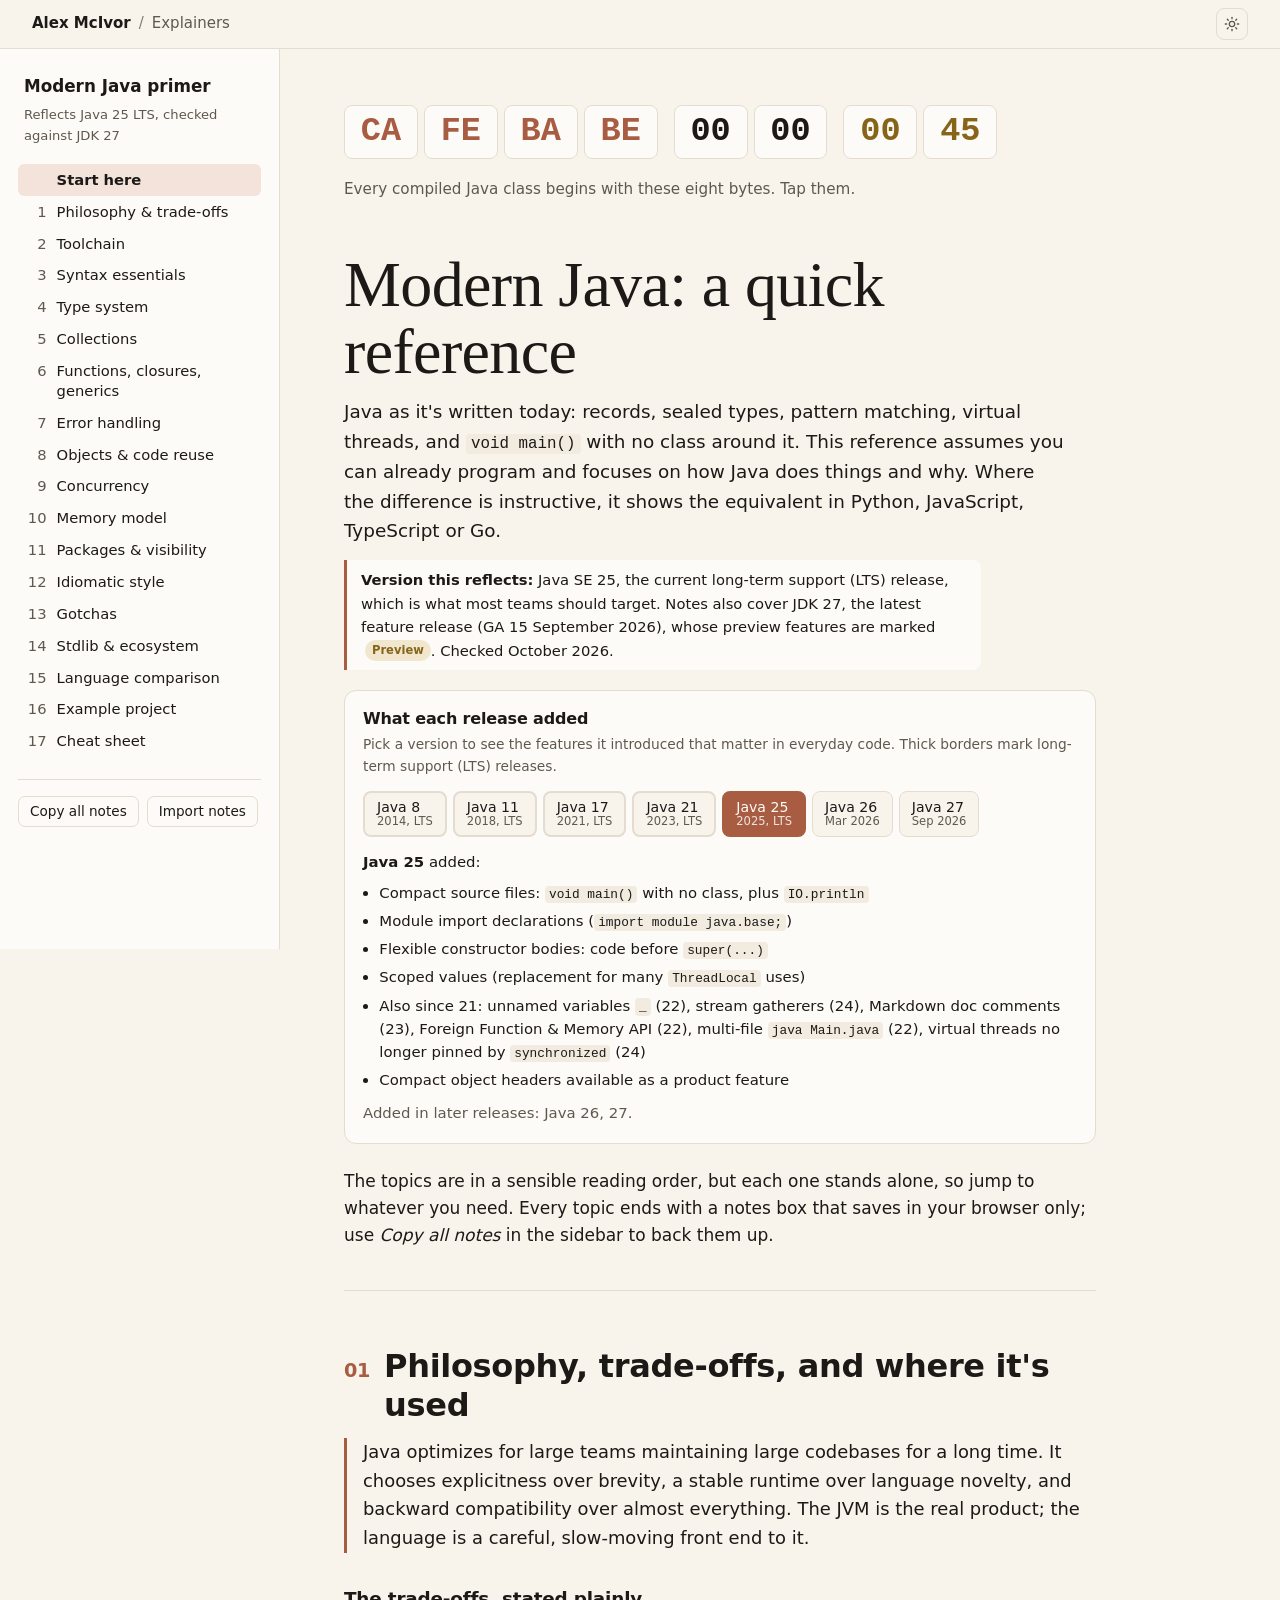
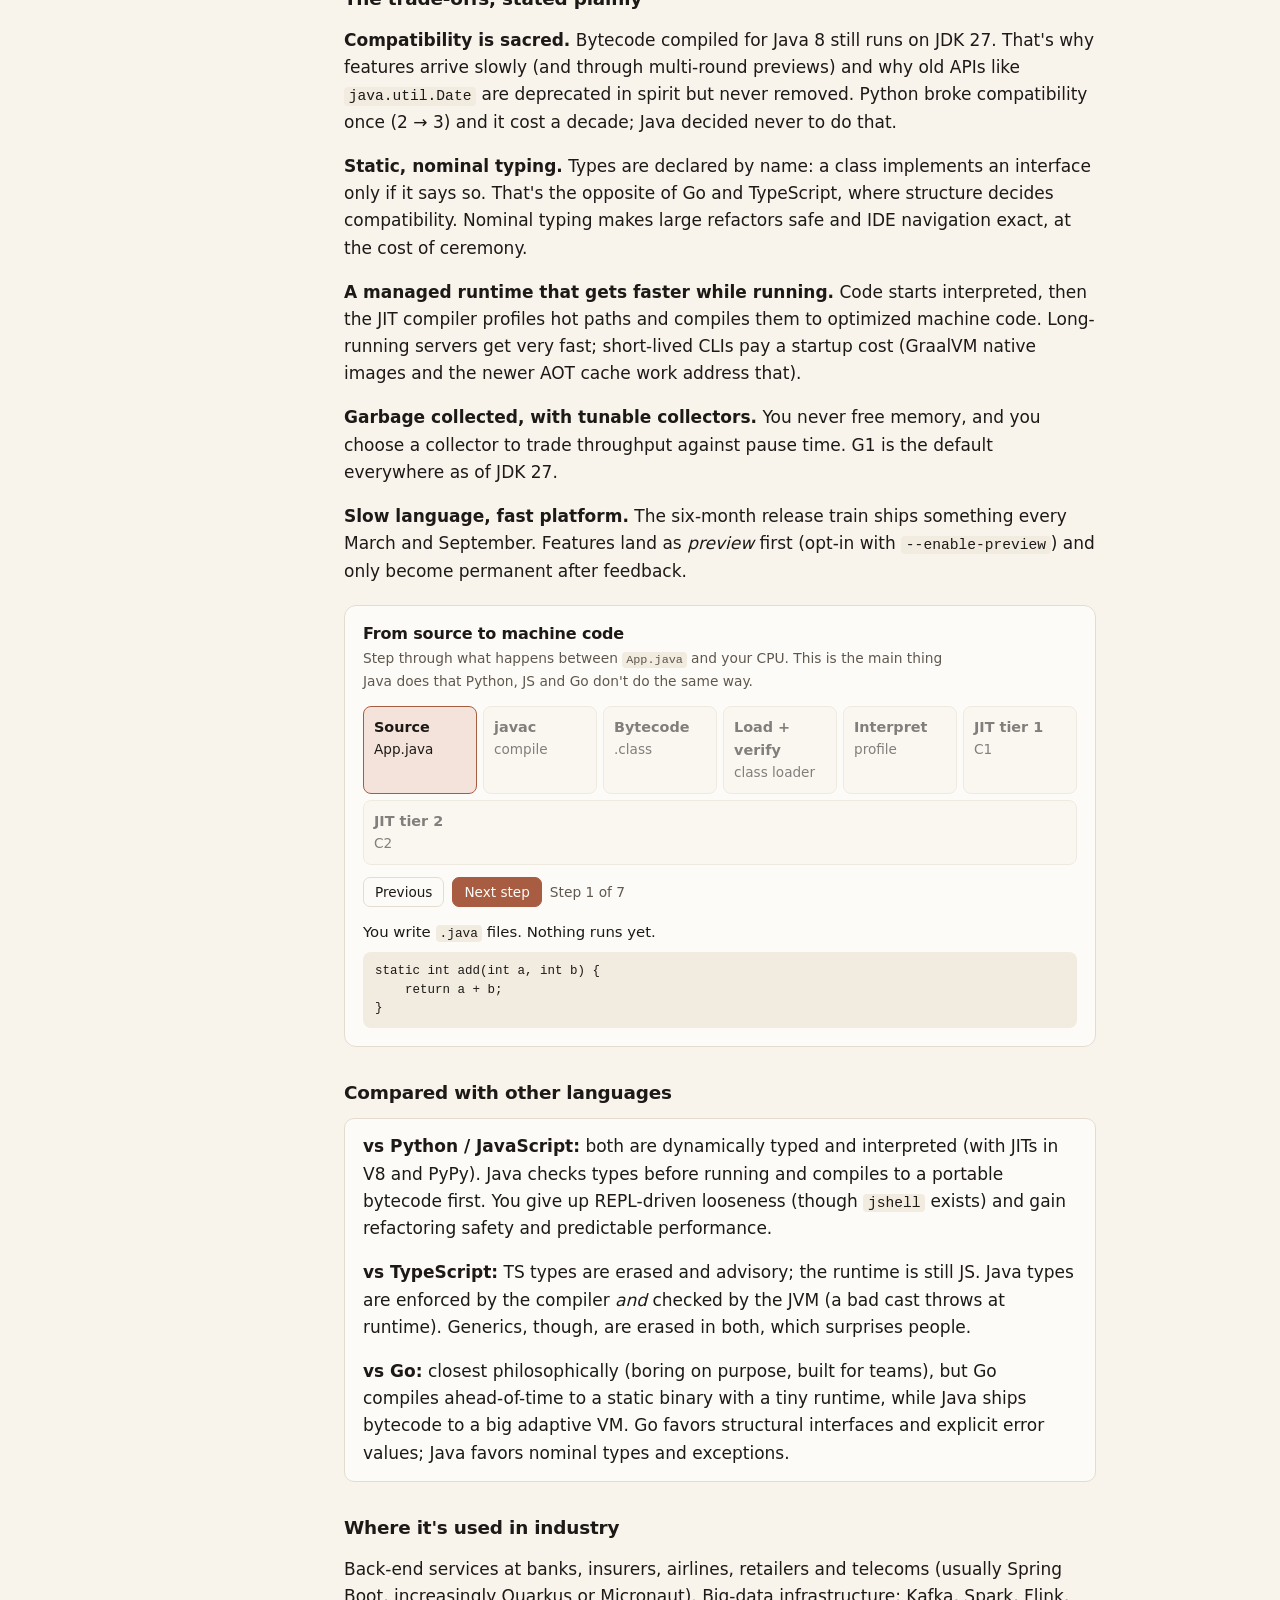
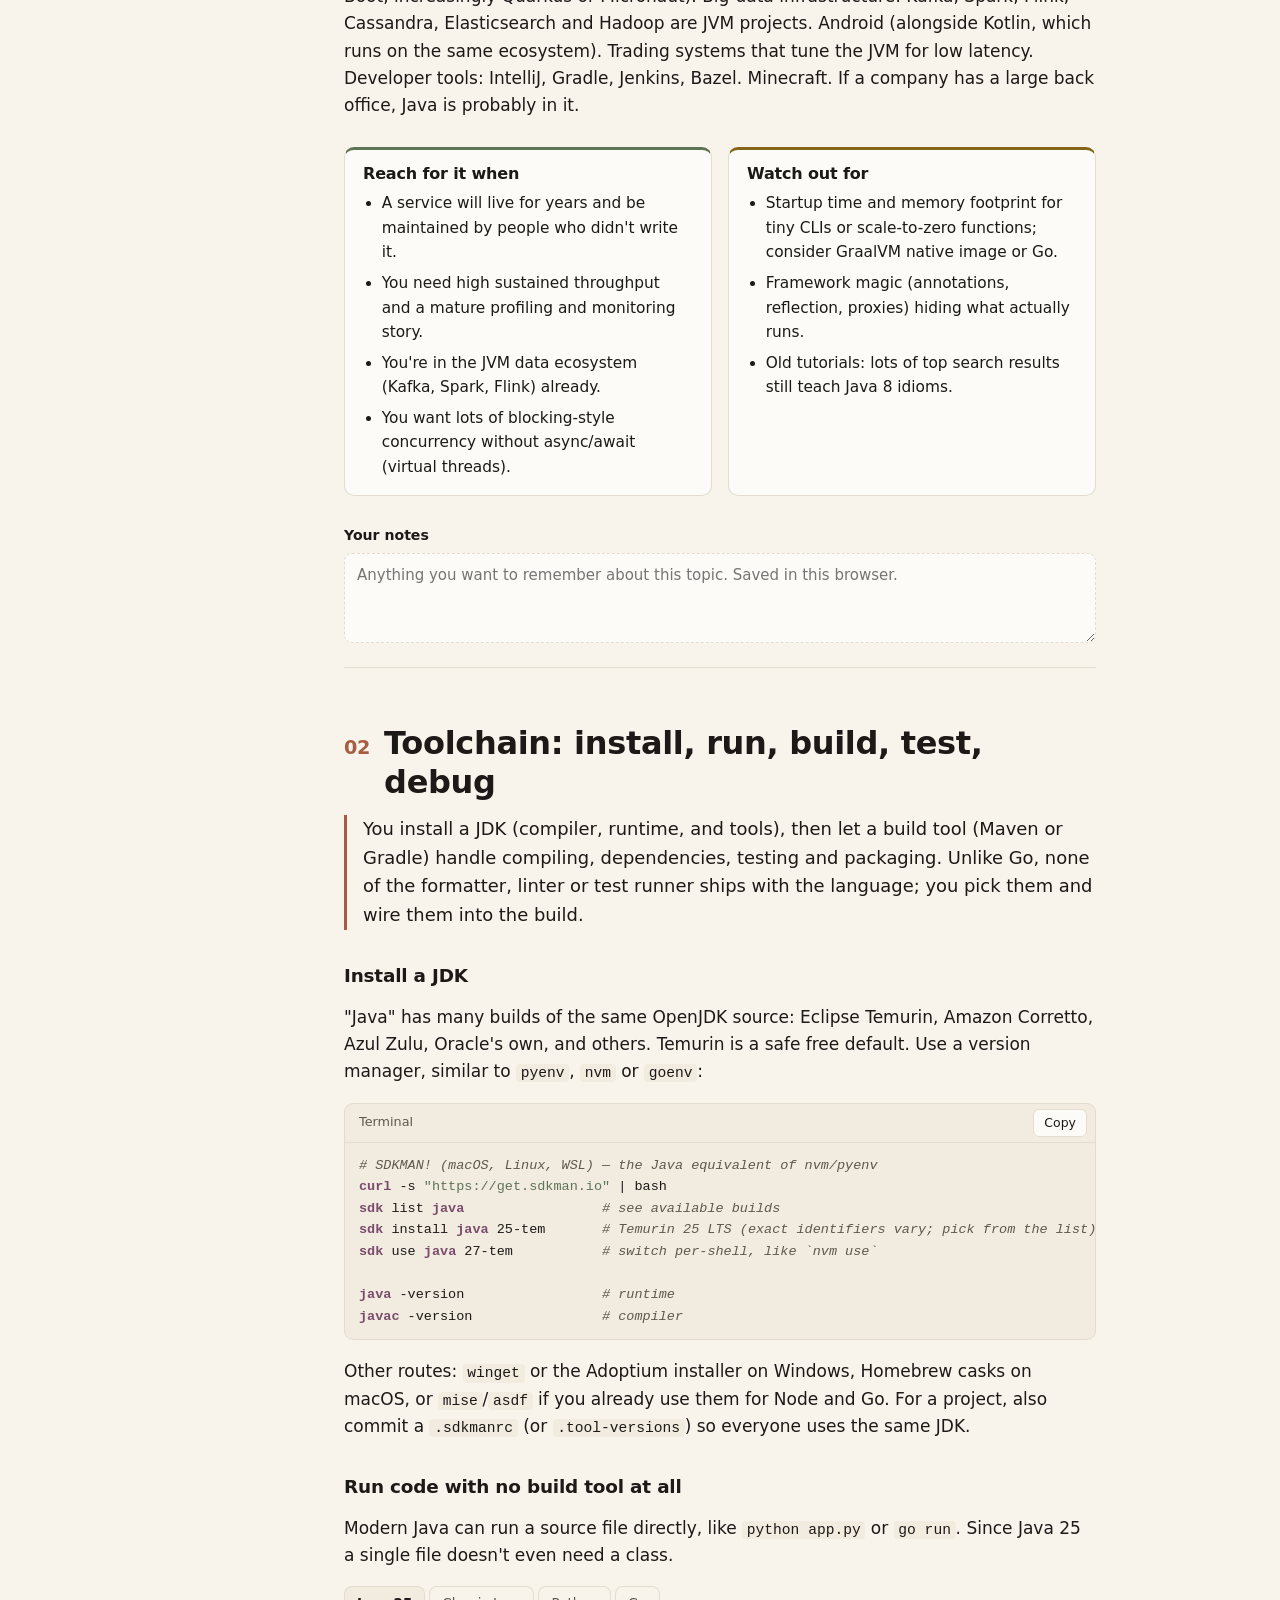
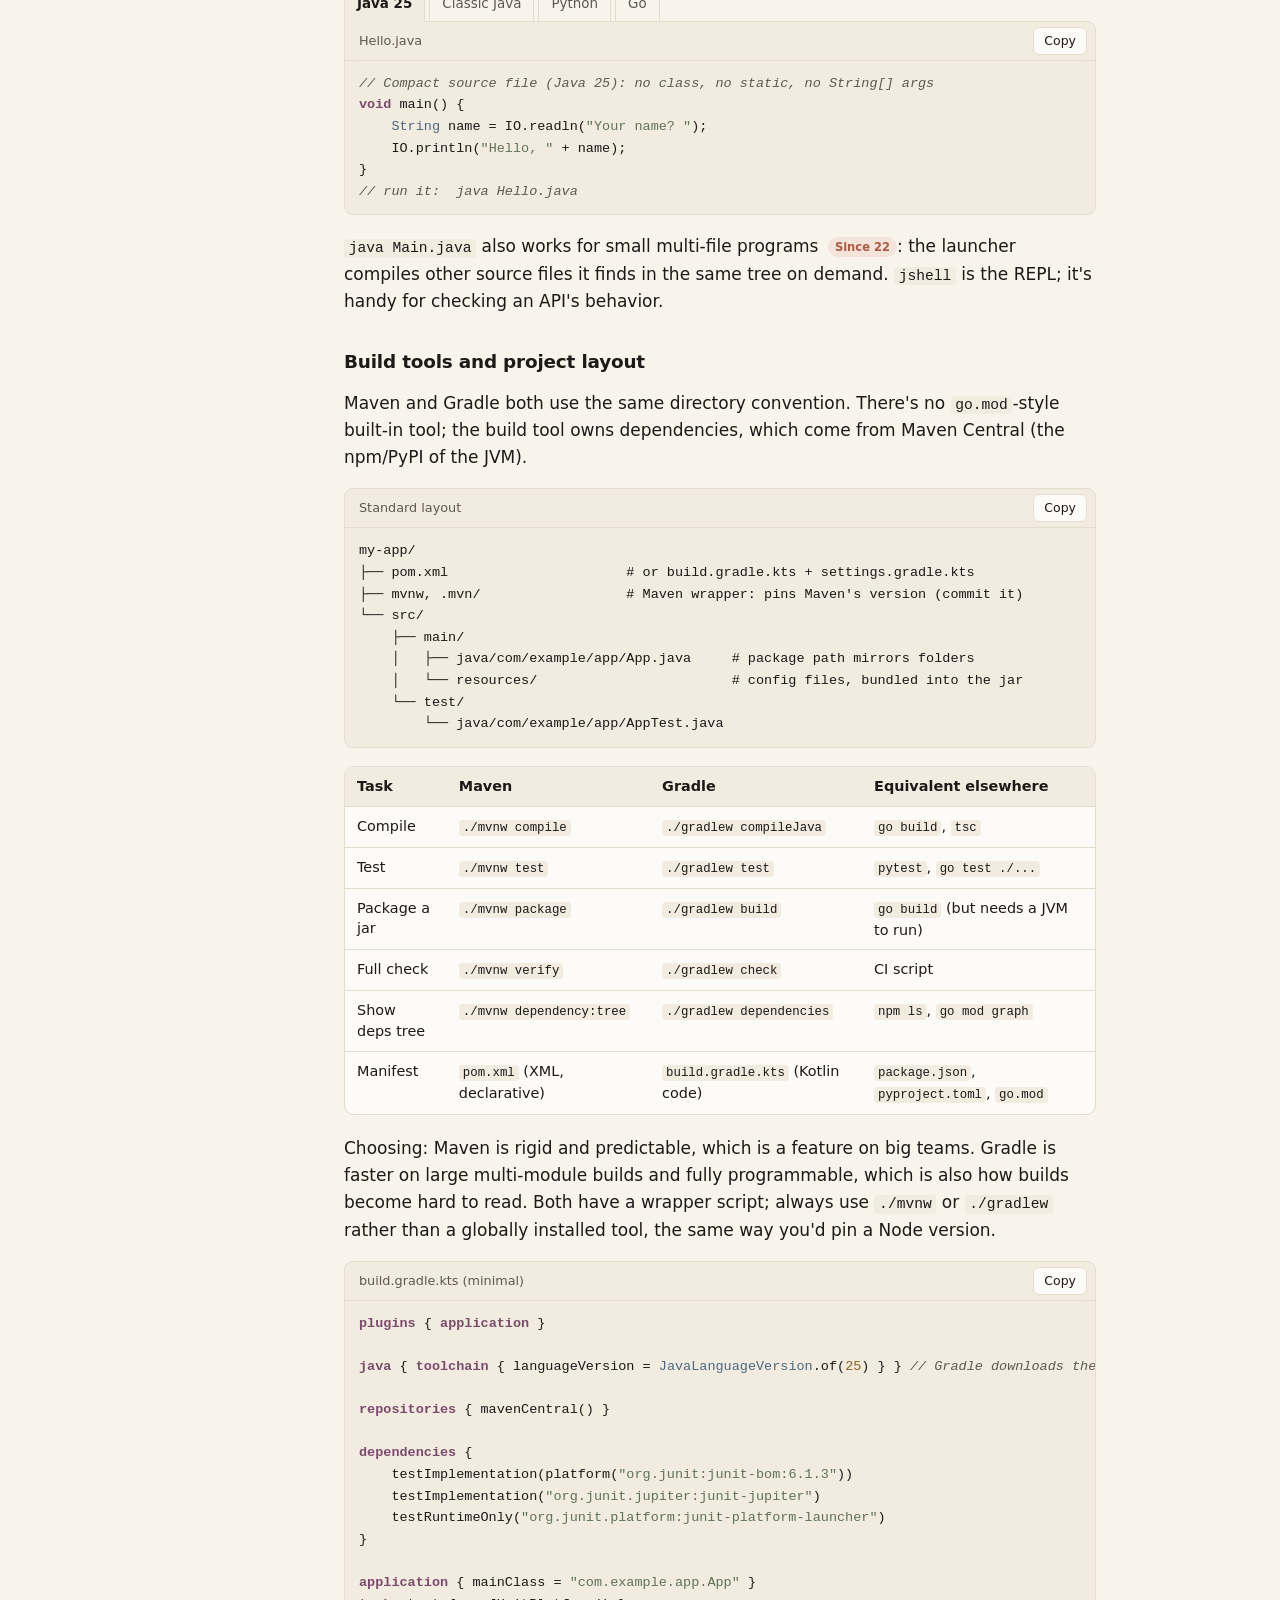
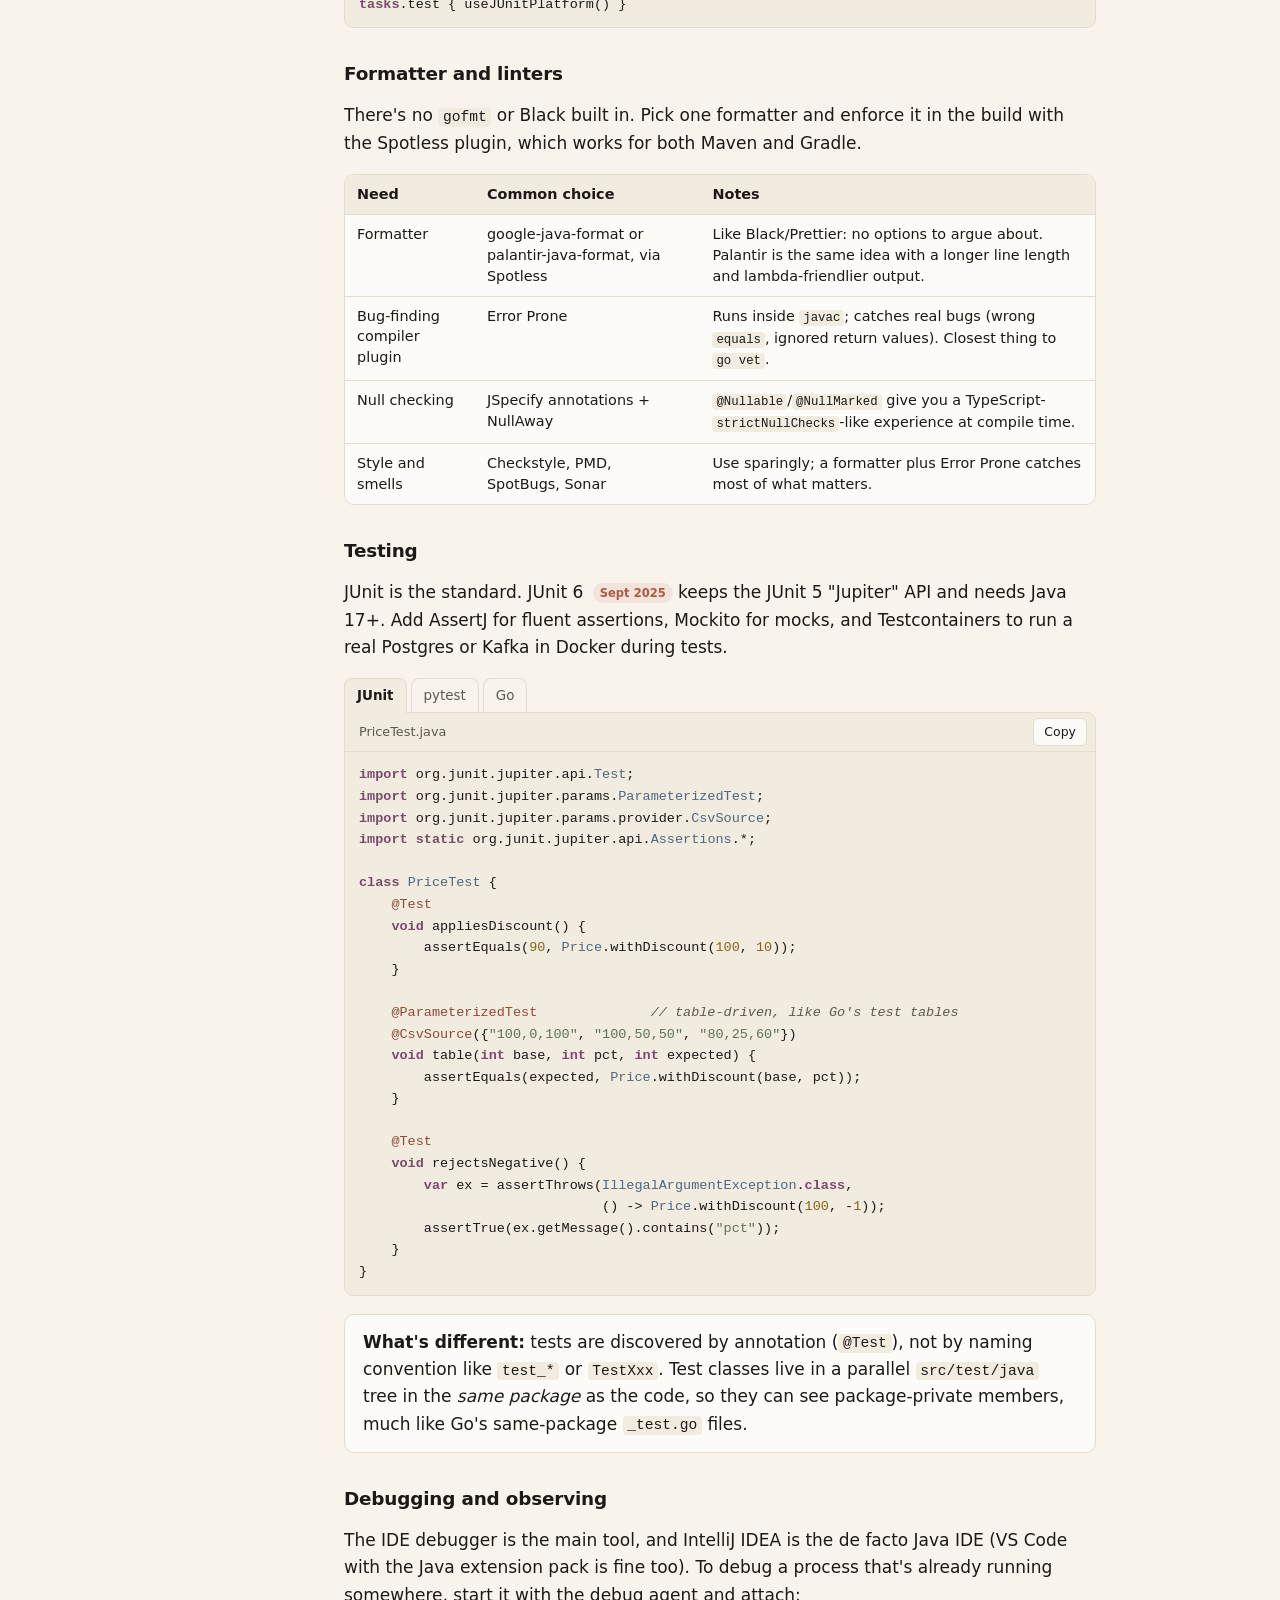
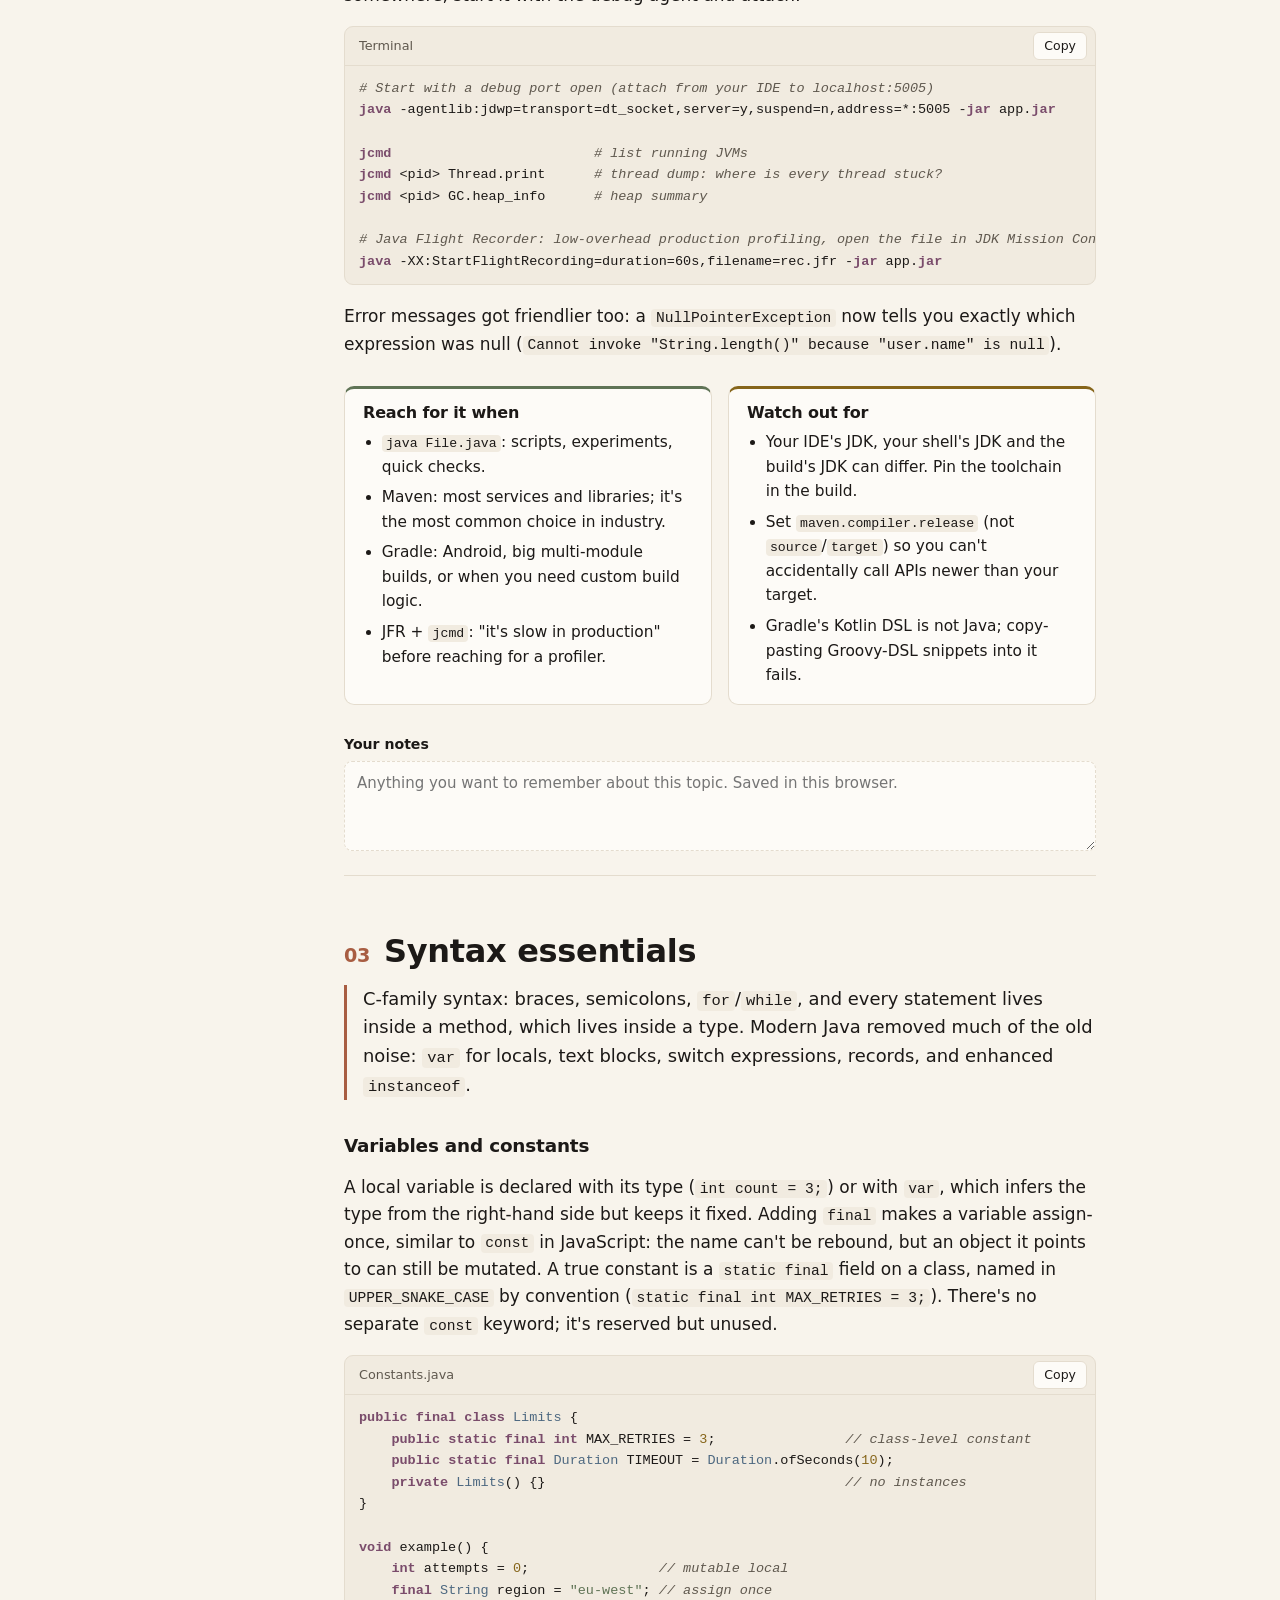
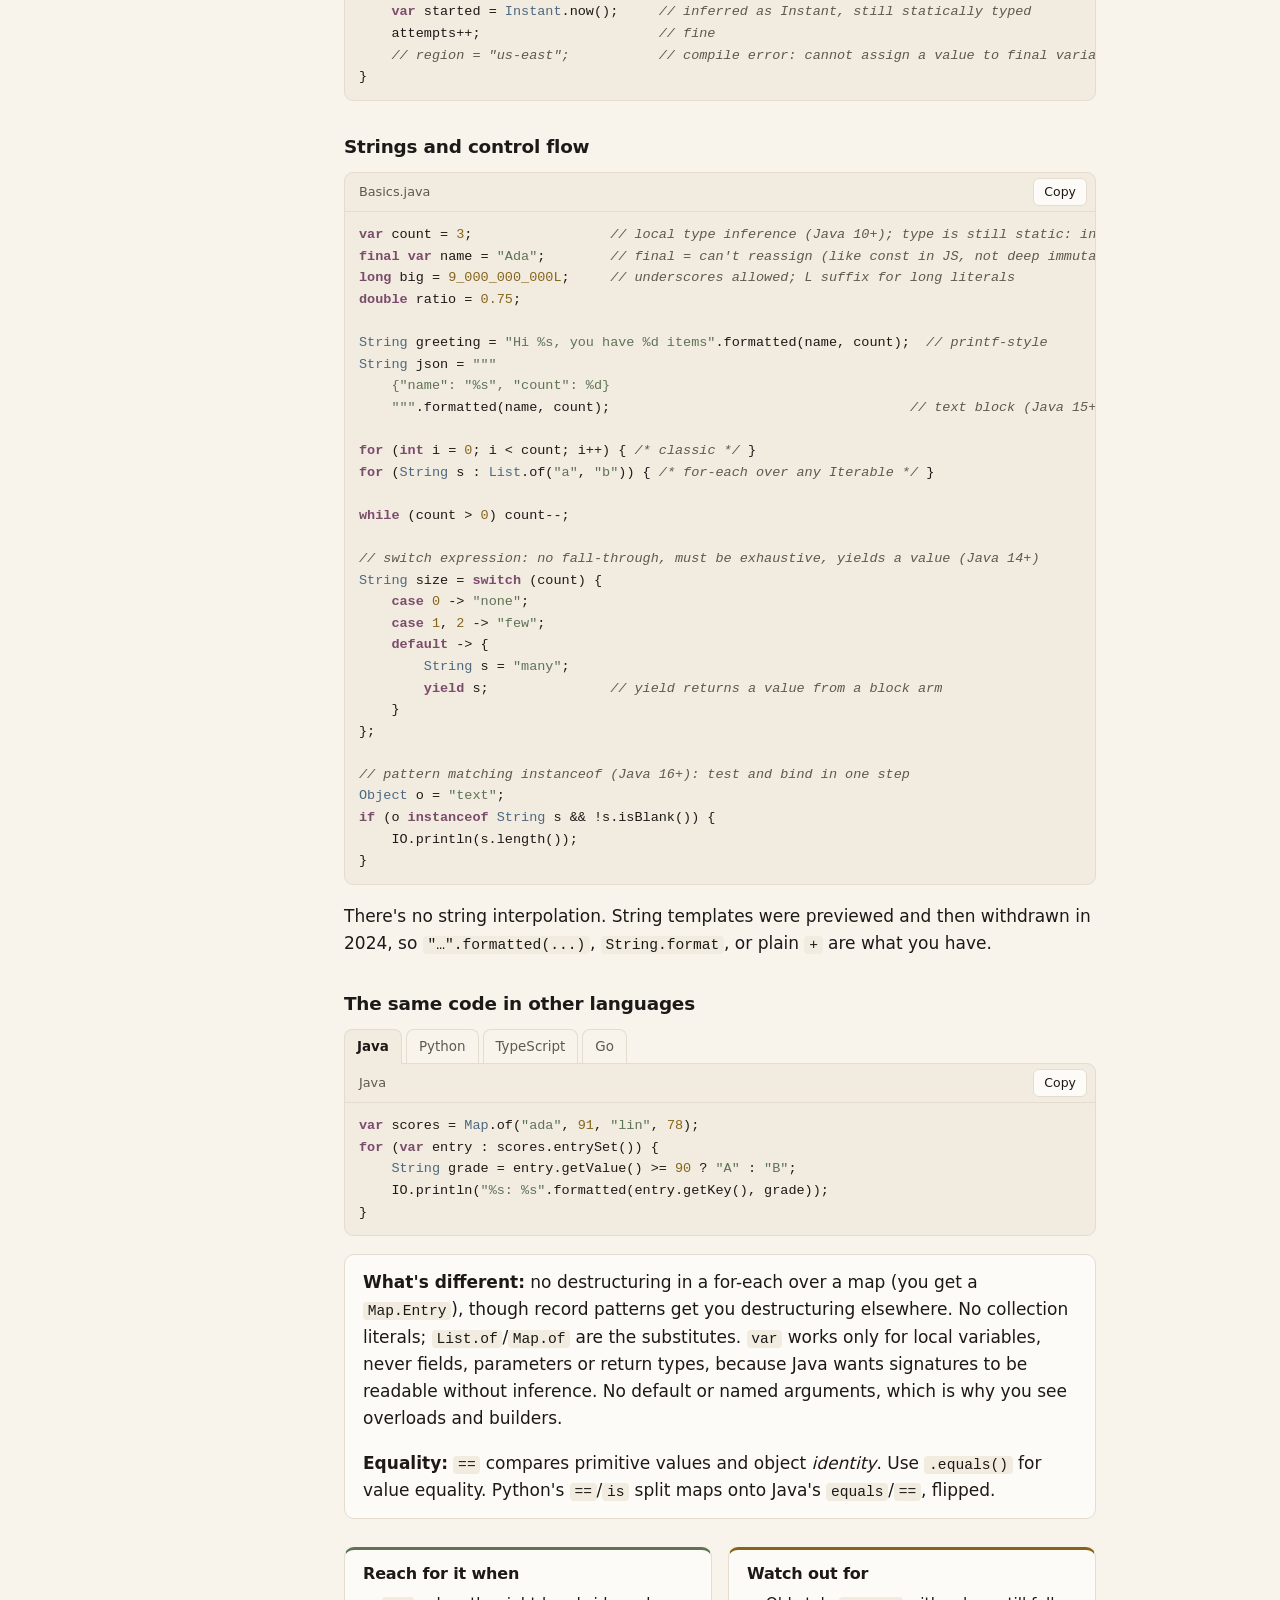
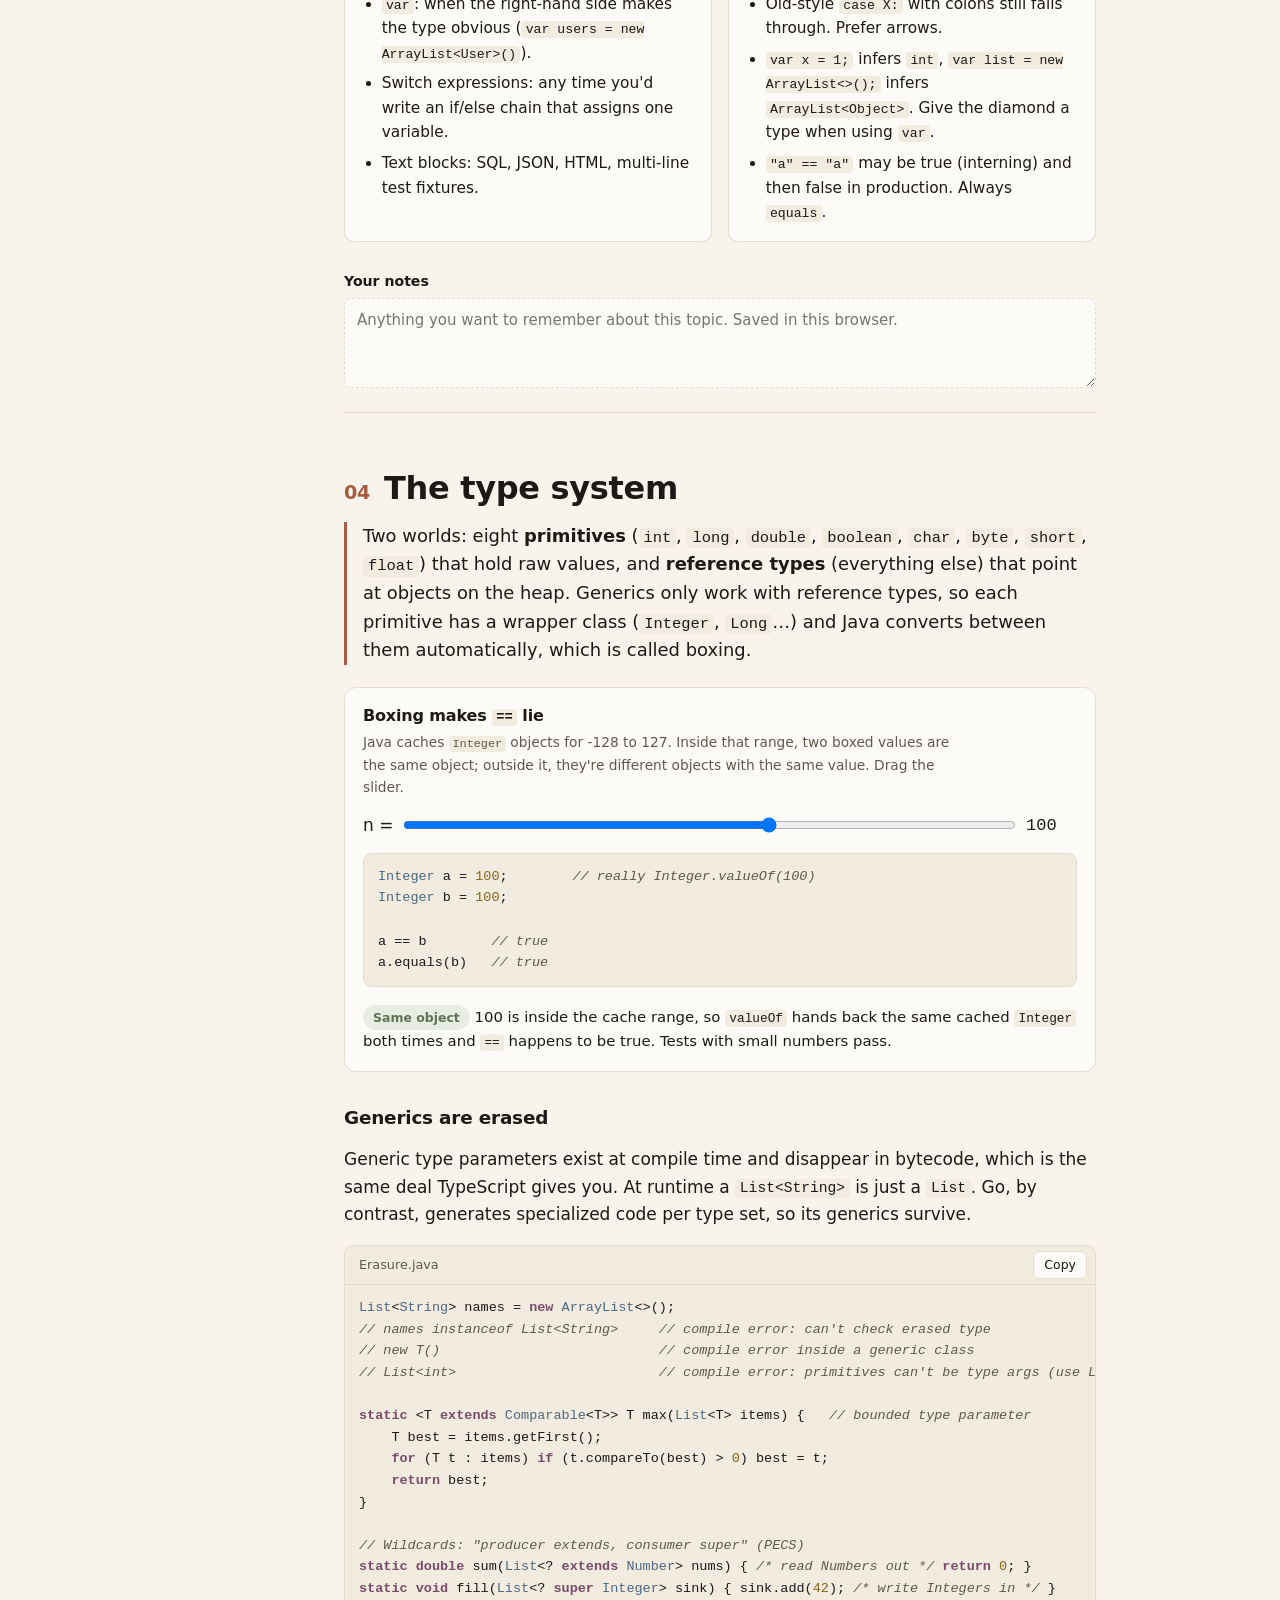
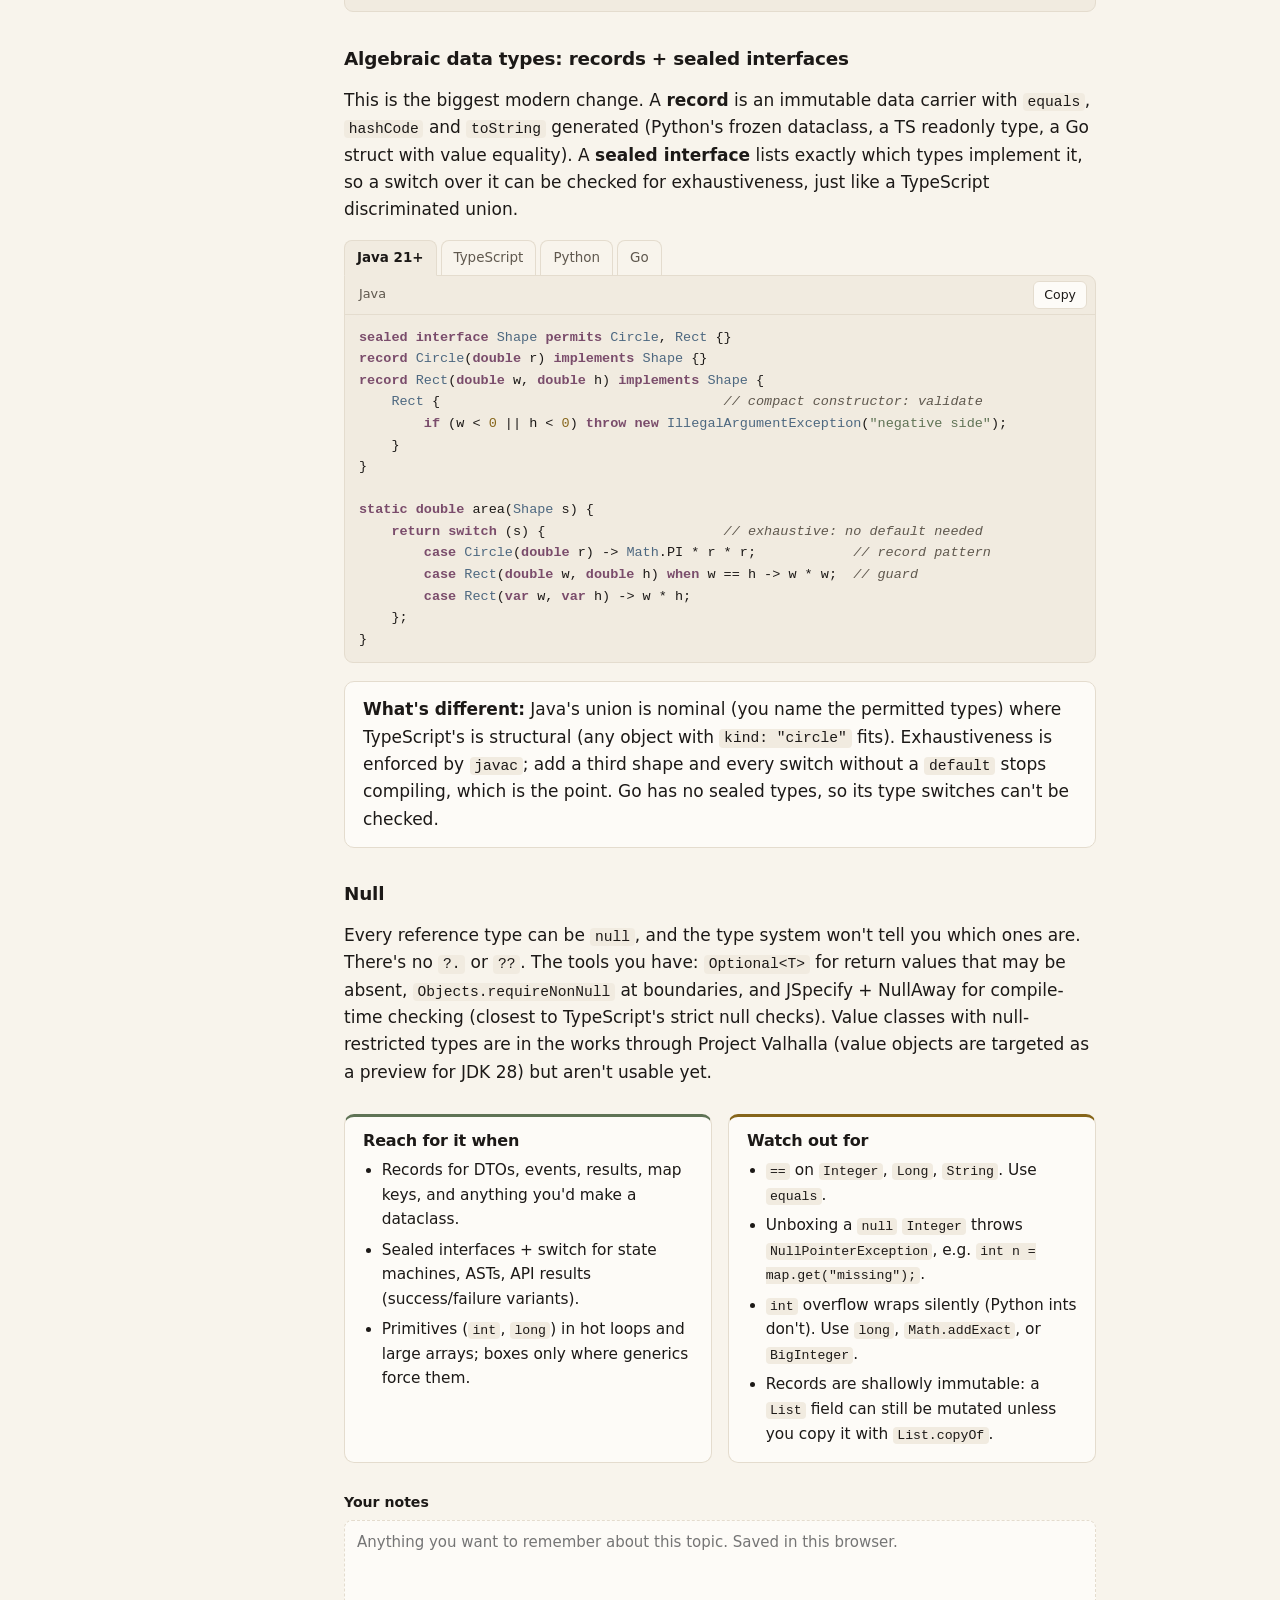
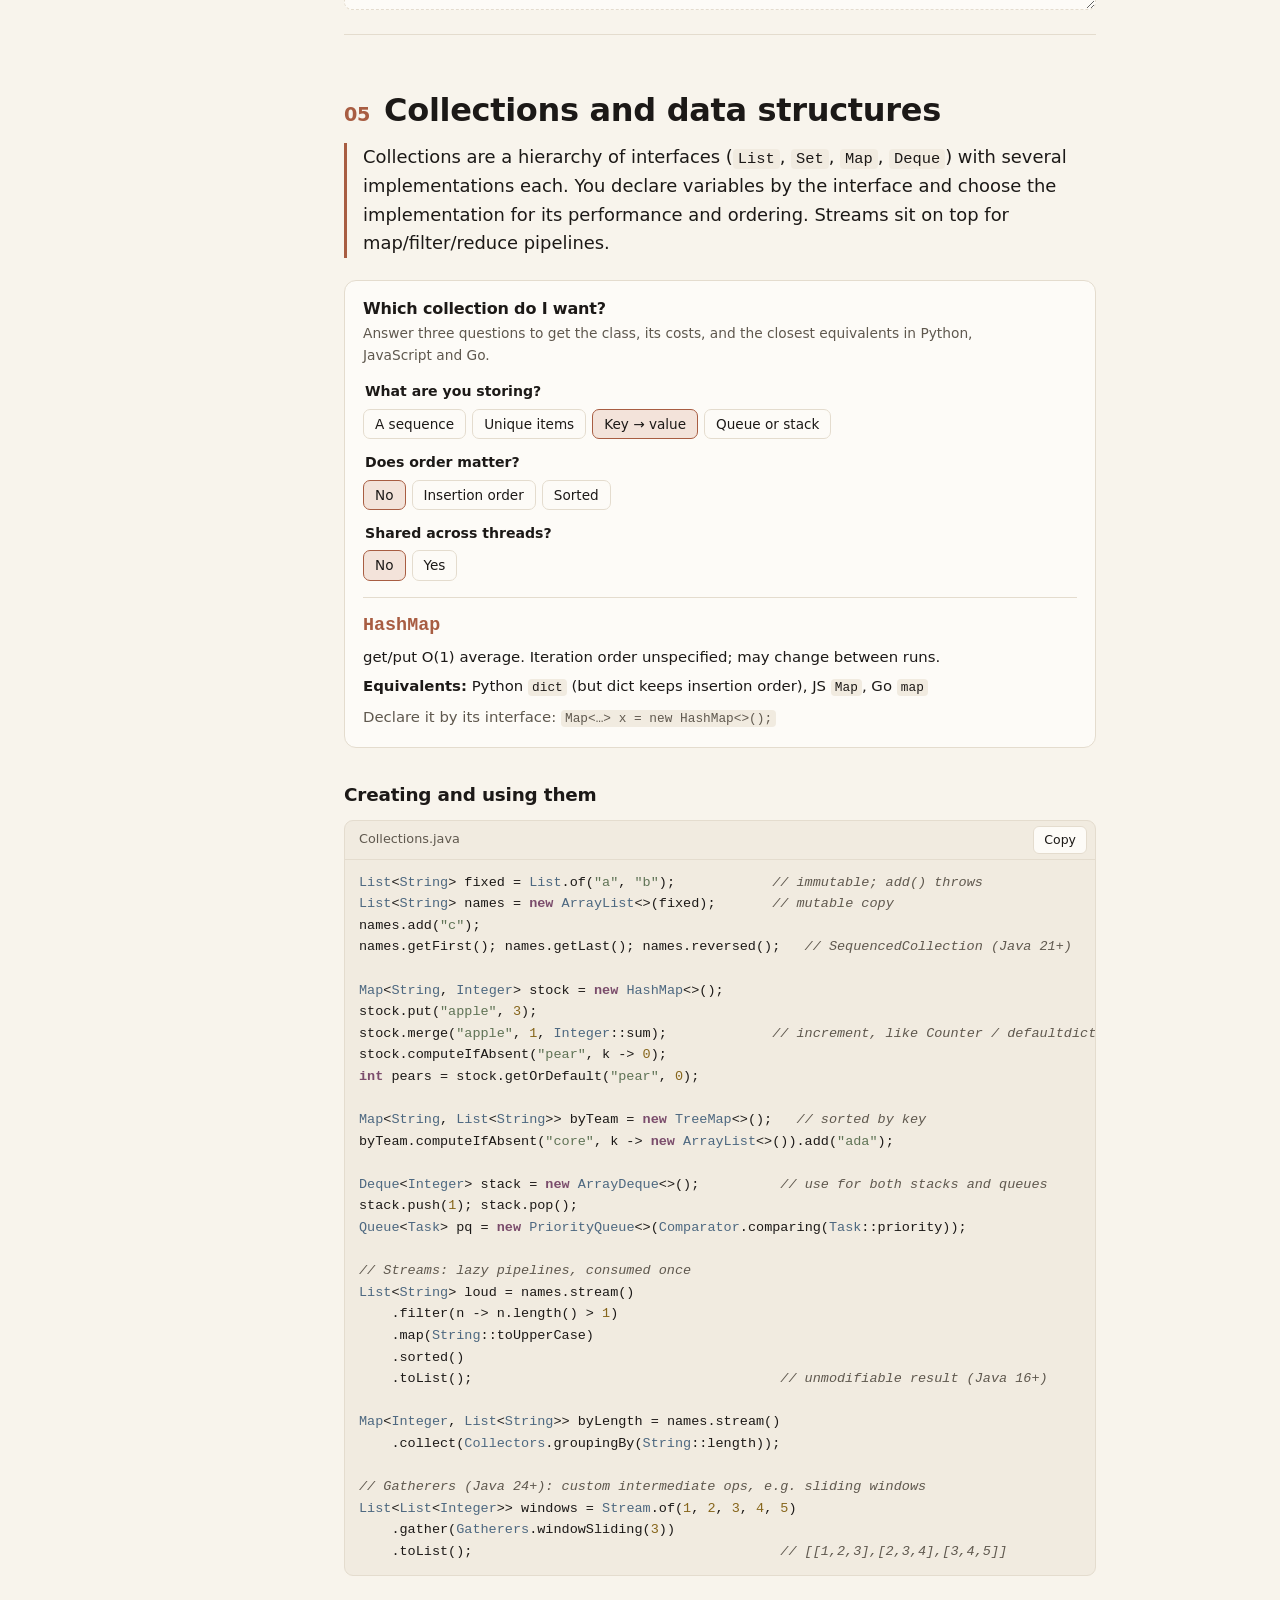
<file: explainers/java/index.html>
<!DOCTYPE html>
<!--
  Modern Java primer: a quick reference for Java 25 LTS (checked against JDK 27).
  HOW TO EDIT: each topic is a <section class="topic" id="..."> in <main>.
  Inside: .idea (plain words), .viz (interactive), code blocks (.code), .lists (reach/watch), .notes.
  Sidebar links are generated from the sections' <h2> + data-short attributes, so adding a
  section with data-short="Label" adds it to the nav automatically.
  Notes are stored in this browser's localStorage under "javaprimer:notes:<section id>".
-->
<html lang="en">
<head>
<meta charset="utf-8">
<meta name="viewport" content="width=device-width, initial-scale=1, viewport-fit=cover">
<!-- Theme: light by default, applied before first paint. Same key as the rest of the
     site, so the choice made on the home page carries here and back. -->
<script>
  (function () {
    var KEY = 'theme';
    var DEFAULT = 'light';
    function apply(choice) {
      document.documentElement.setAttribute('data-theme', choice);
    }
    function stored() {
      try {
        var v = localStorage.getItem(KEY);
        return v === 'light' || v === 'dark' ? v : null;
      } catch (e) {
        return null;
      }
    }
    apply(stored() || DEFAULT);
    window.setTheme = function (choice) {
      apply(choice);
      try {
        localStorage.setItem(KEY, choice);
      } catch (e) {}
    };
  })();
</script>
<link rel="icon" href="../../favicon.ico" sizes="32x32">
<link rel="icon" href="../../favicon.svg" type="image/svg+xml">
<link rel="apple-touch-icon" href="../../apple-touch-icon.png">
<link rel="stylesheet" href="../../css/tokens.css">
<link rel="stylesheet" href="../../css/palette.css">
<title>Modern Java primer — Alex McIvor</title>
<meta name="description" content="A quick reference for Java 25 LTS: records, sealed types, pattern matching, virtual threads and the rest, with interactive visuals.">
<style>
/* Palette: mapped onto Cream & Ink (../../css/tokens.css, ../explainer.css). Clay is the
   accent; sage is "reach for it", ochre is "watch out" (and previews, checked exceptions). */
:root{
  --bg:var(--paper); --surface:var(--paper-raised); --muted:var(--ink-muted); --line:var(--paper-line);
  --accent:var(--clay); --accent-ink:var(--on-cat); --accent-soft:var(--clay-tint);
  --warn:var(--cat-ochre); --warn-soft:var(--cat-ochre-tint); --good:var(--sage); --good-soft:var(--sage-tint);
  --code-bg:var(--paper-sunken); --hl:var(--cat-ochre-tint);
  --tk-kw:var(--syn-keyword); --tk-str:var(--syn-string); --tk-com:var(--syn-comment); --tk-num:var(--syn-number); --tk-ann:var(--syn-func); --tk-type:var(--syn-type);
  --serif:var(--font-sans);
  --sans:var(--font-sans);
  --mono:var(--font-mono);
  box-sizing:border-box;
  padding-top:env(safe-area-inset-top,0px);
  padding-bottom:env(safe-area-inset-bottom,0px);
}
html{scroll-padding-top:calc(env(safe-area-inset-top,0px) + 20px); -webkit-text-size-adjust:100%;}
*,*::before,*::after{box-sizing:inherit}
body{margin:0;background:var(--bg);color:var(--ink);font:17px/1.6 var(--serif);}
a{color:var(--accent);text-underline-offset:2px}
:focus-visible{outline:2px solid var(--accent);outline-offset:2px;border-radius:3px}
img,svg{max-width:100%}
code{font-family:var(--mono);font-size:.86em;background:var(--code-bg);padding:.08em .32em;border-radius:4px}
pre code{background:none;padding:0;border-radius:0;font-size:inherit}
h1,h2,h3,h4{font-family:var(--sans);line-height:1.2;letter-spacing:-.01em}
h3{font-size:1.15rem;margin:2.2rem 0 .6rem}
h4{font-size:1rem;margin:0 0 .5rem}
button{font:inherit;cursor:pointer}

/* ---------- layout ---------- */
.shell{display:grid;grid-template-columns:280px minmax(0,1fr);min-height:100%}
.sidebar{position:sticky;top:0;height:100vh;overflow-y:auto;border-right:1px solid var(--line);
  background:var(--surface);padding:24px 18px 32px;font-family:var(--sans);font-size:.92rem}
.brand{display:block;font-weight:700;font-size:1.05rem;color:var(--ink);text-decoration:none;margin:0 6px 4px}
.brand-sub{color:var(--muted);font-size:.82rem;margin:0 6px 18px}
.nav ol{list-style:none;margin:0;padding:0;counter-reset:ch}
.nav a{display:flex;gap:10px;padding:6px 8px;border-radius:6px;color:var(--ink);text-decoration:none;line-height:1.35}
.nav a .num{color:var(--muted);min-width:1.4em;text-align:right;font-variant-numeric:tabular-nums}
.nav a:hover{background:var(--code-bg)}
.nav a.active{background:var(--accent-soft);color:var(--ink);font-weight:600}
.nav a.active .num{color:var(--accent)}
.side-tools{margin-top:22px;padding-top:16px;border-top:1px solid var(--line);display:flex;flex-wrap:wrap;gap:8px}
.btn{border:1px solid var(--line);background:var(--surface);color:var(--ink);border-radius:7px;padding:6px 11px;font-family:var(--sans);font-size:.85rem;line-height:1.2}
.btn:hover{border-color:var(--accent)}
.btn.primary{background:var(--accent);color:var(--accent-ink);border-color:var(--accent)}
.btn[aria-pressed="true"]{background:var(--accent-soft);border-color:var(--accent)}
.topbar{display:none}
main{padding:0 clamp(18px,5vw,64px) 120px;max-width:880px;width:100%;min-width:0}
.backdrop{display:none}

@media (max-width: 900px){
  .shell{grid-template-columns:minmax(0,1fr)}
  .topbar{display:flex;align-items:center;justify-content:space-between;gap:10px;position:sticky;
    top:env(safe-area-inset-top,0px);z-index:20;background:var(--surface);border-bottom:1px solid var(--line);
    padding:10px 16px;font-family:var(--sans)}
  body::before{content:"";position:fixed;inset:0 0 auto;height:env(safe-area-inset-top,0px);z-index:21;background:var(--surface)}
  .topbar .title{font-weight:700}
  .sidebar{position:fixed;top:0;bottom:0;left:0;z-index:40;width:min(320px,86vw);height:auto;
    transform:translateX(-102%);transition:transform .22s ease;
    padding-top:calc(env(safe-area-inset-top,0px) + 20px);padding-bottom:calc(env(safe-area-inset-bottom,0px) + 24px)}
  .sidebar.open{transform:none;box-shadow:0 0 0 100vmax rgba(0,0,0,.35)}
  .backdrop.show{display:block;position:fixed;inset:0;z-index:35}
  main{padding-top:8px}
}
@media (prefers-reduced-motion: reduce){ *{transition:none!important;animation:none!important;scroll-behavior:auto!important} }

/* ---------- hero ---------- */
.hero{padding:56px 0 24px}
.bytes{display:flex;flex-wrap:wrap;gap:6px 16px;margin:0 0 18px}
.bgroup{display:flex;gap:6px}
.byte{font-family:var(--mono);font-weight:600;font-size:clamp(1.1rem,3.9vw,2.1rem);line-height:1;
  padding:.28em .32em;border:1px solid var(--line);border-radius:8px;background:var(--surface);color:var(--ink);min-width:2.2em;text-align:center}
.byte.g-magic{color:var(--accent)}
.byte.g-ver{color:var(--warn)}
.byte.on{background:var(--accent-soft);border-color:var(--accent)}
.byte.g-ver.on{background:var(--warn-soft);border-color:var(--warn)}
.byte-caption{font-family:var(--sans);font-size:.95rem;color:var(--muted);min-height:3em;margin:0 0 28px;max-width:60ch}
.hero h1{font-family:var(--font-serif);font-weight:400;font-size:clamp(2.4rem,5.5vw,4rem);line-height:1.05;margin:0 0 12px;letter-spacing:-.01em}
.lede{font-size:1.15rem;max-width:62ch;margin:0 0 14px}
.version-note{font-family:var(--sans);font-size:.92rem;border-left:3px solid var(--accent);padding:8px 14px;background:var(--surface);border-radius:0 8px 8px 0;max-width:68ch}

/* ---------- topics ---------- */
.topic{padding:56px 0 8px;border-top:1px solid var(--line)}
.topic > h2{font-size:clamp(1.6rem,3vw,2rem);font-weight:650;margin:0 0 14px;display:flex;gap:14px;align-items:baseline}
.topic > h2 .chap{font-size:.6em;color:var(--accent);font-variant-numeric:tabular-nums;font-weight:600}
.topic p,.topic li{max-width:70ch}
.idea{font-size:1.12rem;border-left:3px solid var(--accent);padding-left:16px;margin:0 0 22px}
.since{display:inline-block;font-family:var(--sans);font-size:.72rem;font-weight:600;padding:1px 7px;border-radius:999px;
  background:var(--accent-soft);color:var(--accent);vertical-align:.15em;margin-left:4px;white-space:nowrap}
.since.preview{background:var(--warn-soft);color:var(--warn)}
.diff{background:var(--surface);border:1px solid var(--line);border-radius:10px;padding:14px 18px;margin:14px 0}
.diff > :first-child{margin-top:0}.diff > :last-child{margin-bottom:0}
.diff strong{font-family:var(--sans)}

/* lists */
.lists{display:grid;grid-template-columns:1fr 1fr;gap:16px;margin:28px 0}
.lists > div{background:var(--surface);border:1px solid var(--line);border-radius:10px;padding:14px 18px 6px}
.lists .reach{border-top:3px solid var(--good)}
.lists .watch{border-top:3px solid var(--warn)}
.lists h4{font-family:var(--sans)}
.lists ul{padding-left:1.1em;margin:0 0 10px}
.lists li{margin:0 0 6px;font-size:.96rem}
@media (max-width:640px){.lists{grid-template-columns:1fr}}

/* notes */
.notes{margin:24px 0 8px;font-family:var(--sans)}
.notes label{display:flex;justify-content:space-between;font-size:.88rem;font-weight:600;margin-bottom:6px}
.notes .status{font-weight:400;color:var(--muted)}
.notes textarea{width:100%;min-height:90px;resize:vertical;border:1px dashed var(--line);border-radius:8px;
  background:var(--surface);color:var(--ink);padding:10px 12px;font:15px/1.5 var(--sans)}
.notes textarea:focus{border-style:solid;border-color:var(--accent);outline:none}

/* code */
.code{margin:14px 0 18px;border:1px solid var(--line);border-radius:9px;background:var(--code-bg);overflow:hidden}
.code-head{display:flex;justify-content:space-between;align-items:center;gap:8px;padding:5px 8px 5px 14px;
  border-bottom:1px solid var(--line);font-family:var(--sans);font-size:.8rem;color:var(--muted)}
.copy{border:1px solid var(--line);background:var(--surface);color:var(--ink);border-radius:6px;padding:3px 10px;font-family:var(--sans);font-size:.78rem}
.copy.done{border-color:var(--good);color:var(--good)}
.code pre{margin:0;padding:12px 14px;overflow-x:auto;font:13.5px/1.6 var(--mono);tab-size:4}
.tk-kw{color:var(--tk-kw);font-weight:600}.tk-str{color:var(--tk-str)}.tk-com{color:var(--tk-com);font-style:italic}
.tk-num{color:var(--tk-num)}.tk-ann{color:var(--tk-ann)}.tk-type{color:var(--tk-type)}

/* tabs (compare + files) */
.tabs{margin:14px 0 18px}
.tablist{display:flex;flex-wrap:wrap;gap:4px;margin-bottom:-1px;position:relative;z-index:1}
.tab{border:1px solid var(--line);border-bottom-color:transparent;background:transparent;color:var(--muted);
  border-radius:8px 8px 0 0;padding:6px 12px;font-family:var(--sans);font-size:.84rem}
.tab[aria-selected="true"]{background:var(--code-bg);color:var(--ink);font-weight:600;border-bottom-color:var(--code-bg)}
.tabs .code{margin:0;border-top-left-radius:0}
.tabpanel[hidden]{display:none}

/* tables */
.table-wrap{overflow-x:auto;margin:14px 0 20px;border:1px solid var(--line);border-radius:10px;background:var(--surface)}
table{border-collapse:collapse;width:100%;font-family:var(--sans);font-size:.9rem;line-height:1.45}
th,td{text-align:left;vertical-align:top;padding:9px 12px;border-bottom:1px solid var(--line)}
th{background:var(--code-bg);font-weight:600;white-space:nowrap}
tr:last-child td{border-bottom:0}
td code{white-space:nowrap}

/* viz */
.viz{background:var(--surface);border:1px solid var(--line);border-radius:12px;padding:18px;margin:20px 0 24px;font-family:var(--sans)}
.viz h4{margin:0 0 4px}
.viz .hint{color:var(--muted);font-size:.86rem;margin:0 0 14px}
.viz-controls{display:flex;flex-wrap:wrap;gap:8px;align-items:center;margin:12px 0}
.viz-out{font-size:.93rem;line-height:1.55}
.pill{display:inline-block;padding:2px 9px;border-radius:999px;font-size:.78rem;font-weight:600;border:1px solid var(--line)}
.pill.ok{background:var(--good-soft);color:var(--good);border-color:transparent}
.pill.bad{background:var(--warn-soft);color:var(--warn);border-color:transparent}

/* pipeline */
.stages{display:flex;flex-wrap:wrap;gap:6px;align-items:stretch}
.stage{flex:1 1 110px;border:1px solid var(--line);border-radius:8px;padding:9px 10px;font-size:.85rem;background:var(--bg);opacity:.55;transition:opacity .2s, border-color .2s}
.stage b{display:block;font-size:.9rem}
.stage.on{opacity:1;border-color:var(--accent);background:var(--accent-soft)}
.stage.past{opacity:.9}
.stage-detail{margin-top:14px;min-height:6.5em}
.stage-detail pre{background:var(--code-bg);border-radius:8px;padding:10px 12px;font:12.5px/1.5 var(--mono);overflow-x:auto;margin:8px 0 0}

/* timeline */
.versions{display:flex;flex-wrap:wrap;gap:6px;margin-bottom:14px}
.ver{border:1px solid var(--line);background:var(--bg);color:var(--ink);border-radius:8px;padding:6px 12px;font-family:var(--sans);font-size:.88rem;text-align:left;line-height:1.2}
.ver small{display:block;color:var(--muted);font-size:.72rem}
.ver.lts{border-width:2px}
.ver[aria-pressed="true"]{background:var(--accent);color:var(--accent-ink);border-color:var(--accent)}
.ver[aria-pressed="true"] small{color:inherit;opacity:.85}
.ver-list{margin:0;padding-left:1.1em}
.ver-list li{margin:0 0 5px}

/* chooser */
.chooser{display:grid;gap:12px}
.chooser fieldset{border:0;padding:0;margin:0}
.chooser legend{font-weight:600;font-size:.88rem;margin-bottom:6px}
.seg{display:flex;flex-wrap:wrap;gap:6px}
.choice-result{margin-top:16px;border-top:1px solid var(--line);padding-top:14px}
.choice-result .cls{font-family:var(--mono);font-size:1.15rem;font-weight:600;color:var(--accent)}

/* exception tree */
.extree ul{list-style:none;margin:0;padding-left:18px;border-left:1px solid var(--line)}
.extree > ul{border-left:0;padding-left:0}
.extree li{margin:4px 0}
.exbtn{border:1px solid var(--line);background:var(--bg);color:var(--ink);border-radius:6px;padding:3px 9px;font-family:var(--mono);font-size:.8rem}
.exbtn.checked{border-left:4px solid var(--warn)}
.exbtn.unchecked{border-left:4px solid var(--good)}
.exbtn.neutral{border-left:4px solid var(--muted)}
.exbtn[aria-pressed="true"]{background:var(--accent-soft);border-color:var(--accent)}
.legend{display:flex;gap:14px;flex-wrap:wrap;font-size:.8rem;color:var(--muted);margin:10px 0}
.legend span::before{content:"";display:inline-block;width:10px;height:10px;border-radius:2px;margin-right:6px;vertical-align:-1px;background:var(--c)}

/* access grid */
.access{min-width:520px}
.access td.y,.access td.n{text-align:center;font-weight:700}
.access td.y{color:var(--good)} .access td.n{color:var(--muted);font-weight:400}
.access tr.sel td{background:var(--accent-soft)}
.access tbody tr{cursor:pointer}

/* vthreads */
.lanes{display:grid;gap:6px;margin:10px 0}
.lane{display:grid;grid-template-columns:96px 1fr;gap:8px;align-items:center;font-size:.82rem}
.lane .slot{height:30px;border-radius:6px;border:1px dashed var(--line);display:flex;align-items:center;padding:0 10px;font-family:var(--mono);font-size:.8rem}
.lane .slot.busy{border-style:solid;background:var(--accent-soft);border-color:var(--accent)}
.lane .slot.blocked{border-style:solid;background:var(--warn-soft);border-color:var(--warn);color:var(--warn)}
.tasks{display:flex;flex-wrap:wrap;gap:5px;margin:10px 0}
.task{font-family:var(--mono);font-size:.74rem;padding:3px 7px;border-radius:5px;border:1px solid var(--line);background:var(--bg)}
.task.run{background:var(--accent-soft);border-color:var(--accent)}
.task.io{background:var(--warn-soft);border-color:var(--warn)}
.task.done{opacity:.45;text-decoration:line-through}
.stat{font-variant-numeric:tabular-nums}

/* memory */
.mem{display:grid;grid-template-columns:minmax(0,1.45fr) minmax(0,1fr) minmax(0,1fr);gap:10px}
.mem .col{border:1px solid var(--line);border-radius:8px;padding:10px;background:var(--bg);min-height:190px}
.mem .col h5{margin:0 0 8px;font-size:.8rem;color:var(--muted);font-weight:600}
.mem .src{font:12px/1.75 var(--mono);white-space:pre;overflow-x:auto}
.mem .src .ln{display:block;padding:0 6px;border-radius:4px}
.mem .src .ln.cur{background:var(--hl)}
.frame{border:1px solid var(--line);border-radius:6px;margin-bottom:8px;background:var(--surface)}
.frame .fname{font-size:.75rem;color:var(--muted);padding:3px 8px;border-bottom:1px solid var(--line)}
.var{display:flex;justify-content:space-between;gap:8px;padding:3px 8px;font-family:var(--mono);font-size:.8rem}
.ref{font-weight:600}
.obj{border:1px solid var(--line);border-radius:6px;padding:5px 8px;margin-bottom:8px;font-family:var(--mono);font-size:.8rem;background:var(--surface)}
.obj.garbage{opacity:.45;border-style:dashed;text-decoration:line-through}
.obj.changed,.var.changed{outline:2px solid var(--accent)}
.c1{color:var(--accent)}.c2{color:var(--warn)}
@media (max-width:700px){.mem{grid-template-columns:1fr 1fr}.mem .col.srccol{grid-column:1/-1;min-height:0}}

/* cheat sheet */
.cheat-grid{display:grid;grid-template-columns:repeat(auto-fit,minmax(300px,1fr));gap:4px 22px}
.cheat-grid section h4{margin:18px 0 6px;padding-top:10px;border-top:1px solid var(--line)}
.cheat-grid .code{margin:6px 0}
.cheat-grid .code pre{font-size:12.5px}
.cheat-grid .code-head{display:none}
.cheat-grid .code{position:relative}
.cheat-grid .copy{position:absolute;top:6px;right:6px}

.footer{margin-top:60px;color:var(--muted);font-family:var(--sans);font-size:.85rem}
@media print{.sidebar,.topbar,.notes,.copy{display:none!important}.shell{display:block}.topic{break-inside:avoid-page}}
</style>
<link rel="stylesheet" href="../explainer.css">
</head>
<body>
<div class="site-strip">
  <nav class="site-strip__crumbs" aria-label="Site">
    <a class="site-strip__home" href="../../">Alex McIvor</a>
    <span class="site-strip__sep" aria-hidden="true">/</span>
    <a href="../">Explainers</a>
  </nav>
  <button id="theme-toggle" type="button" class="site-strip__toggle" aria-label="Toggle dark mode" title="Toggle dark mode">
    <span class="theme-icon theme-icon-sun" aria-hidden="true"><svg xmlns="http://www.w3.org/2000/svg" width="16" height="16" viewBox="0 0 24 24" fill="none" stroke="currentColor" stroke-width="2" stroke-linecap="round" stroke-linejoin="round"><circle cx="12" cy="12" r="4"></circle><path d="M12 2v2"></path><path d="M12 20v2"></path><path d="m4.93 4.93 1.41 1.41"></path><path d="m17.66 17.66 1.41 1.41"></path><path d="M2 12h2"></path><path d="M20 12h2"></path><path d="m6.34 17.66-1.41 1.41"></path><path d="m19.07 4.93-1.41 1.41"></path></svg></span>
    <span class="theme-icon theme-icon-moon" aria-hidden="true"><svg xmlns="http://www.w3.org/2000/svg" width="16" height="16" viewBox="0 0 24 24" fill="none" stroke="currentColor" stroke-width="2" stroke-linecap="round" stroke-linejoin="round"><path d="M21 12.79A9 9 0 1 1 11.21 3 7 7 0 0 0 21 12.79z"></path></svg></span>
  </button>
</div>
<div class="topbar">
  <button class="btn" id="openNav" aria-controls="sidebar" aria-expanded="false">Topics</button>
  <span class="title">Modern Java</span>
</div>
<div class="backdrop" id="backdrop"></div>
<div class="shell">
<aside class="sidebar" id="sidebar" aria-label="Topics">
  <a class="brand" href="#start">Modern Java primer</a>
  <p class="brand-sub">Reflects Java 25 LTS, checked against JDK 27</p>
  <nav class="nav"><ol id="navList"></ol></nav>
  <div class="side-tools">
    <button class="btn" id="exportNotes" type="button">Copy all notes</button>
    <button class="btn" id="importNotes" type="button">Import notes</button>
  </div>
</aside>
<main id="main">
<section class="hero" id="start" data-short="Start here">
  <div class="bytes" id="bytes" role="group" aria-label="First eight bytes of a Java class file">
    <span class="bgroup"><button class="byte g-magic" data-g="magic">CA</button><button class="byte g-magic" data-g="magic">FE</button><button class="byte g-magic" data-g="magic">BA</button><button class="byte g-magic" data-g="magic">BE</button></span>
    <span class="bgroup"><button class="byte" data-g="minor">00</button><button class="byte" data-g="minor">00</button></span>
    <span class="bgroup"><button class="byte g-ver" data-g="major">00</button><button class="byte g-ver" data-g="major">45</button></span>
  </div>
  <p class="byte-caption" id="byteCaption" aria-live="polite">Every compiled Java class begins with these eight bytes. Tap them.</p>
  <h1>Modern Java: a quick reference</h1>
  <p class="lede">Java as it's written today: records, sealed types, pattern matching, virtual threads, and <code>void main()</code> with no class around it. This reference assumes you can already program and focuses on how Java does things and why. Where the difference is instructive, it shows the equivalent in Python, JavaScript, TypeScript or Go.</p>
  <p class="version-note"><strong>Version this reflects:</strong> Java SE 25, the current long-term support (LTS) release, which is what most teams should target. Notes also cover JDK 27, the latest feature release (GA 15 September 2026), whose preview features are marked <span class="since preview">Preview</span>. Checked October 2026.</p>

  <div class="viz" id="timelineViz">
    <h4>What each release added</h4>
    <p class="hint">Pick a version to see the features it introduced that matter in everyday code. Thick borders mark long-term support (LTS) releases.</p>
    <div class="versions" id="versions"></div>
    <div class="viz-out" id="versionOut"></div>
  </div>
  <p>The topics are in a sensible reading order, but each one stands alone, so jump to whatever you need. Every topic ends with a notes box that saves in your browser only; use <em>Copy all notes</em> in the sidebar to back them up.</p>
</section>

<section class="topic" id="philosophy" data-short="Philosophy &amp; trade-offs">
  <h2>Philosophy, trade-offs, and where it's used</h2>
  <p class="idea">Java optimizes for large teams maintaining large codebases for a long time. It chooses explicitness over brevity, a stable runtime over language novelty, and backward compatibility over almost everything. The JVM is the real product; the language is a careful, slow-moving front end to it.</p>

  <h3>The trade-offs, stated plainly</h3>
  <p><strong>Compatibility is sacred.</strong> Bytecode compiled for Java 8 still runs on JDK 27. That's why features arrive slowly (and through multi-round previews) and why old APIs like <code>java.util.Date</code> are deprecated in spirit but never removed. Python broke compatibility once (2 → 3) and it cost a decade; Java decided never to do that.</p>
  <p><strong>Static, nominal typing.</strong> Types are declared by name: a class implements an interface only if it says so. That's the opposite of Go and TypeScript, where structure decides compatibility. Nominal typing makes large refactors safe and IDE navigation exact, at the cost of ceremony.</p>
  <p><strong>A managed runtime that gets faster while running.</strong> Code starts interpreted, then the JIT compiler profiles hot paths and compiles them to optimized machine code. Long-running servers get very fast; short-lived CLIs pay a startup cost (GraalVM native images and the newer AOT cache work address that).</p>
  <p><strong>Garbage collected, with tunable collectors.</strong> You never free memory, and you choose a collector to trade throughput against pause time. G1 is the default everywhere as of JDK 27.</p>
  <p><strong>Slow language, fast platform.</strong> The six-month release train ships something every March and September. Features land as <em>preview</em> first (opt-in with <code>--enable-preview</code>) and only become permanent after feedback.</p>

  <div class="viz" id="pipelineViz">
    <h4>From source to machine code</h4>
    <p class="hint">Step through what happens between <code>App.java</code> and your CPU. This is the main thing Java does that Python, JS and Go don't do the same way.</p>
    <div class="stages" id="stages"></div>
    <div class="viz-controls">
      <button class="btn" id="stagePrev">Previous</button>
      <button class="btn primary" id="stageNext">Next step</button>
      <span class="hint" id="stageCount" style="margin:0"></span>
    </div>
    <div class="stage-detail viz-out" id="stageDetail"></div>
  </div>

  <h3>Compared with other languages</h3>
  <div class="diff">
    <p><strong>vs Python / JavaScript:</strong> both are dynamically typed and interpreted (with JITs in V8 and PyPy). Java checks types before running and compiles to a portable bytecode first. You give up REPL-driven looseness (though <code>jshell</code> exists) and gain refactoring safety and predictable performance.</p>
    <p><strong>vs TypeScript:</strong> TS types are erased and advisory; the runtime is still JS. Java types are enforced by the compiler <em>and</em> checked by the JVM (a bad cast throws at runtime). Generics, though, are erased in both, which surprises people.</p>
    <p><strong>vs Go:</strong> closest philosophically (boring on purpose, built for teams), but Go compiles ahead-of-time to a static binary with a tiny runtime, while Java ships bytecode to a big adaptive VM. Go favors structural interfaces and explicit error values; Java favors nominal types and exceptions.</p>
  </div>

  <h3>Where it's used in industry</h3>
  <p>Back-end services at banks, insurers, airlines, retailers and telecoms (usually Spring Boot, increasingly Quarkus or Micronaut). Big-data infrastructure: Kafka, Spark, Flink, Cassandra, Elasticsearch and Hadoop are JVM projects. Android (alongside Kotlin, which runs on the same ecosystem). Trading systems that tune the JVM for low latency. Developer tools: IntelliJ, Gradle, Jenkins, Bazel. Minecraft. If a company has a large back office, Java is probably in it.</p>

  <div class="lists">
    <div class="reach"><h4>Reach for it when</h4><ul>
      <li>A service will live for years and be maintained by people who didn't write it.</li>
      <li>You need high sustained throughput and a mature profiling and monitoring story.</li>
      <li>You're in the JVM data ecosystem (Kafka, Spark, Flink) already.</li>
      <li>You want lots of blocking-style concurrency without async/await (virtual threads).</li>
    </ul></div>
    <div class="watch"><h4>Watch out for</h4><ul>
      <li>Startup time and memory footprint for tiny CLIs or scale-to-zero functions; consider GraalVM native image or Go.</li>
      <li>Framework magic (annotations, reflection, proxies) hiding what actually runs.</li>
      <li>Old tutorials: lots of top search results still teach Java 8 idioms.</li>
    </ul></div>
  </div>
  <div class="notes" data-note="philosophy"></div>
</section>

<section class="topic" id="toolchain" data-short="Toolchain">
  <h2>Toolchain: install, run, build, test, debug</h2>
  <p class="idea">You install a JDK (compiler, runtime, and tools), then let a build tool (Maven or Gradle) handle compiling, dependencies, testing and packaging. Unlike Go, none of the formatter, linter or test runner ships with the language; you pick them and wire them into the build.</p>

  <h3>Install a JDK</h3>
  <p>"Java" has many builds of the same OpenJDK source: Eclipse Temurin, Amazon Corretto, Azul Zulu, Oracle's own, and others. Temurin is a safe free default. Use a version manager, similar to <code>pyenv</code>, <code>nvm</code> or <code>goenv</code>:</p>
  <div class="code"><div class="code-head"><span>Terminal</span><button class="copy" type="button">Copy</button></div><pre><code data-lang="bash"># SDKMAN! (macOS, Linux, WSL) — the Java equivalent of nvm/pyenv
curl -s "https://get.sdkman.io" | bash
sdk list java                 # see available builds
sdk install java 25-tem       # Temurin 25 LTS (exact identifiers vary; pick from the list)
sdk use java 27-tem           # switch per-shell, like `nvm use`

java -version                 # runtime
javac -version                # compiler</code></pre></div>
  <p>Other routes: <code>winget</code> or the Adoptium installer on Windows, Homebrew casks on macOS, or <code>mise</code>/<code>asdf</code> if you already use them for Node and Go. For a project, also commit a <code>.sdkmanrc</code> (or <code>.tool-versions</code>) so everyone uses the same JDK.</p>

  <h3>Run code with no build tool at all</h3>
  <p>Modern Java can run a source file directly, like <code>python app.py</code> or <code>go run</code>. Since Java 25 a single file doesn't even need a class.</p>
  <div class="tabs"><div class="tablist" role="tablist"><button class="tab" type="button" role="tab" aria-controls="t1p0" aria-selected="true">Java 25</button><button class="tab" type="button" role="tab" aria-controls="t1p1" aria-selected="false">Classic Java</button><button class="tab" type="button" role="tab" aria-controls="t1p2" aria-selected="false">Python</button><button class="tab" type="button" role="tab" aria-controls="t1p3" aria-selected="false">Go</button></div><div class="tabpanel" role="tabpanel" id="t1p0"><div class="code"><div class="code-head"><span>Hello.java</span><button class="copy" type="button">Copy</button></div><pre><code data-lang="java">// Compact source file (Java 25): no class, no static, no String[] args
void main() {
    String name = IO.readln("Your name? ");
    IO.println("Hello, " + name);
}
// run it:  java Hello.java</code></pre></div></div><div class="tabpanel" role="tabpanel" id="t1p1" hidden><div class="code"><div class="code-head"><span>Hello.java</span><button class="copy" type="button">Copy</button></div><pre><code data-lang="java">public class Hello {
    public static void main(String[] args) {
        System.out.println("Hello, " + args[0]);
    }
}
// compile then run:  javac Hello.java &amp;&amp; java Hello Ada</code></pre></div></div><div class="tabpanel" role="tabpanel" id="t1p2" hidden><div class="code"><div class="code-head"><span>Python</span><button class="copy" type="button">Copy</button></div><pre><code data-lang="python">name = input("Your name? ")
print(f"Hello, {name}")
# python hello.py</code></pre></div></div><div class="tabpanel" role="tabpanel" id="t1p3" hidden><div class="code"><div class="code-head"><span>Go</span><button class="copy" type="button">Copy</button></div><pre><code data-lang="go">package main

import "fmt"

func main() { fmt.Println("Hello") }
// go run hello.go</code></pre></div></div></div>
  <p><code>java Main.java</code> also works for small multi-file programs <span class="since">Since 22</span>: the launcher compiles other source files it finds in the same tree on demand. <code>jshell</code> is the REPL; it's handy for checking an API's behavior.</p>

  <h3>Build tools and project layout</h3>
  <p>Maven and Gradle both use the same directory convention. There's no <code>go.mod</code>-style built-in tool; the build tool owns dependencies, which come from Maven Central (the npm/PyPI of the JVM).</p>
  <div class="code"><div class="code-head"><span>Standard layout</span><button class="copy" type="button">Copy</button></div><pre><code data-lang="text">my-app/
├── pom.xml                      # or build.gradle.kts + settings.gradle.kts
├── mvnw, .mvn/                  # Maven wrapper: pins Maven's version (commit it)
└── src/
    ├── main/
    │   ├── java/com/example/app/App.java     # package path mirrors folders
    │   └── resources/                        # config files, bundled into the jar
    └── test/
        └── java/com/example/app/AppTest.java</code></pre></div>
  <div class="table-wrap"><table>
    <thead><tr><th>Task</th><th>Maven</th><th>Gradle</th><th>Equivalent elsewhere</th></tr></thead>
    <tbody>
      <tr><td>Compile</td><td><code>./mvnw compile</code></td><td><code>./gradlew compileJava</code></td><td><code>go build</code>, <code>tsc</code></td></tr>
      <tr><td>Test</td><td><code>./mvnw test</code></td><td><code>./gradlew test</code></td><td><code>pytest</code>, <code>go test ./...</code></td></tr>
      <tr><td>Package a jar</td><td><code>./mvnw package</code></td><td><code>./gradlew build</code></td><td><code>go build</code> (but needs a JVM to run)</td></tr>
      <tr><td>Full check</td><td><code>./mvnw verify</code></td><td><code>./gradlew check</code></td><td>CI script</td></tr>
      <tr><td>Show deps tree</td><td><code>./mvnw dependency:tree</code></td><td><code>./gradlew dependencies</code></td><td><code>npm ls</code>, <code>go mod graph</code></td></tr>
      <tr><td>Manifest</td><td><code>pom.xml</code> (XML, declarative)</td><td><code>build.gradle.kts</code> (Kotlin code)</td><td><code>package.json</code>, <code>pyproject.toml</code>, <code>go.mod</code></td></tr>
    </tbody>
  </table></div>
  <p>Choosing: Maven is rigid and predictable, which is a feature on big teams. Gradle is faster on large multi-module builds and fully programmable, which is also how builds become hard to read. Both have a wrapper script; always use <code>./mvnw</code> or <code>./gradlew</code> rather than a globally installed tool, the same way you'd pin a Node version.</p>
  <div class="code"><div class="code-head"><span>build.gradle.kts (minimal)</span><button class="copy" type="button">Copy</button></div><pre><code data-lang="kotlin">plugins { application }

java { toolchain { languageVersion = JavaLanguageVersion.of(25) } } // Gradle downloads the JDK if needed

repositories { mavenCentral() }

dependencies {
    testImplementation(platform("org.junit:junit-bom:6.1.3"))
    testImplementation("org.junit.jupiter:junit-jupiter")
    testRuntimeOnly("org.junit.platform:junit-platform-launcher")
}

application { mainClass = "com.example.app.App" }
tasks.test { useJUnitPlatform() }</code></pre></div>

  <h3>Formatter and linters</h3>
  <p>There's no <code>gofmt</code> or Black built in. Pick one formatter and enforce it in the build with the Spotless plugin, which works for both Maven and Gradle.</p>
  <div class="table-wrap"><table>
    <thead><tr><th>Need</th><th>Common choice</th><th>Notes</th></tr></thead>
    <tbody>
      <tr><td>Formatter</td><td>google-java-format or palantir-java-format, via Spotless</td><td>Like Black/Prettier: no options to argue about. Palantir is the same idea with a longer line length and lambda-friendlier output.</td></tr>
      <tr><td>Bug-finding compiler plugin</td><td>Error Prone</td><td>Runs inside <code>javac</code>; catches real bugs (wrong <code>equals</code>, ignored return values). Closest thing to <code>go vet</code>.</td></tr>
      <tr><td>Null checking</td><td>JSpecify annotations + NullAway</td><td><code>@Nullable</code>/<code>@NullMarked</code> give you a TypeScript-<code>strictNullChecks</code>-like experience at compile time.</td></tr>
      <tr><td>Style and smells</td><td>Checkstyle, PMD, SpotBugs, Sonar</td><td>Use sparingly; a formatter plus Error Prone catches most of what matters.</td></tr>
    </tbody>
  </table></div>

  <h3>Testing</h3>
  <p>JUnit is the standard. JUnit 6 <span class="since">Sept 2025</span> keeps the JUnit 5 "Jupiter" API and needs Java 17+. Add AssertJ for fluent assertions, Mockito for mocks, and Testcontainers to run a real Postgres or Kafka in Docker during tests.</p>
  <div class="tabs"><div class="tablist" role="tablist"><button class="tab" type="button" role="tab" aria-controls="t2p0" aria-selected="true">JUnit</button><button class="tab" type="button" role="tab" aria-controls="t2p1" aria-selected="false">pytest</button><button class="tab" type="button" role="tab" aria-controls="t2p2" aria-selected="false">Go</button></div><div class="tabpanel" role="tabpanel" id="t2p0"><div class="code"><div class="code-head"><span>PriceTest.java</span><button class="copy" type="button">Copy</button></div><pre><code data-lang="java">import org.junit.jupiter.api.Test;
import org.junit.jupiter.params.ParameterizedTest;
import org.junit.jupiter.params.provider.CsvSource;
import static org.junit.jupiter.api.Assertions.*;

class PriceTest {
    @Test
    void appliesDiscount() {
        assertEquals(90, Price.withDiscount(100, 10));
    }

    @ParameterizedTest              // table-driven, like Go's test tables
    @CsvSource({"100,0,100", "100,50,50", "80,25,60"})
    void table(int base, int pct, int expected) {
        assertEquals(expected, Price.withDiscount(base, pct));
    }

    @Test
    void rejectsNegative() {
        var ex = assertThrows(IllegalArgumentException.class,
                              () -&gt; Price.withDiscount(100, -1));
        assertTrue(ex.getMessage().contains("pct"));
    }
}</code></pre></div></div><div class="tabpanel" role="tabpanel" id="t2p1" hidden><div class="code"><div class="code-head"><span>Python</span><button class="copy" type="button">Copy</button></div><pre><code data-lang="python">import pytest

def test_applies_discount():
    assert with_discount(100, 10) == 90

@pytest.mark.parametrize("base,pct,expected", [(100,0,100),(100,50,50)])
def test_table(base, pct, expected):
    assert with_discount(base, pct) == expected

def test_rejects_negative():
    with pytest.raises(ValueError, match="pct"):
        with_discount(100, -1)</code></pre></div></div><div class="tabpanel" role="tabpanel" id="t2p2" hidden><div class="code"><div class="code-head"><span>Go</span><button class="copy" type="button">Copy</button></div><pre><code data-lang="go">func TestWithDiscount(t *testing.T) {
    cases := []struct{ base, pct, want int }{{100, 0, 100}, {100, 50, 50}}
    for _, c := range cases {
        if got := WithDiscount(c.base, c.pct); got != c.want {
            t.Errorf("WithDiscount(%d,%d) = %d, want %d", c.base, c.pct, got, c.want)
        }
    }
}</code></pre></div></div></div>
  <div class="diff"><p><strong>What's different:</strong> tests are discovered by annotation (<code>@Test</code>), not by naming convention like <code>test_*</code> or <code>TestXxx</code>. Test classes live in a parallel <code>src/test/java</code> tree in the <em>same package</em> as the code, so they can see package-private members, much like Go's same-package <code>_test.go</code> files.</p></div>

  <h3>Debugging and observing</h3>
  <p>The IDE debugger is the main tool, and IntelliJ IDEA is the de facto Java IDE (VS Code with the Java extension pack is fine too). To debug a process that's already running somewhere, start it with the debug agent and attach:</p>
  <div class="code"><div class="code-head"><span>Terminal</span><button class="copy" type="button">Copy</button></div><pre><code data-lang="bash"># Start with a debug port open (attach from your IDE to localhost:5005)
java -agentlib:jdwp=transport=dt_socket,server=y,suspend=n,address=*:5005 -jar app.jar

jcmd                         # list running JVMs
jcmd &lt;pid&gt; Thread.print      # thread dump: where is every thread stuck?
jcmd &lt;pid&gt; GC.heap_info      # heap summary

# Java Flight Recorder: low-overhead production profiling, open the file in JDK Mission Control
java -XX:StartFlightRecording=duration=60s,filename=rec.jfr -jar app.jar</code></pre></div>
  <p>Error messages got friendlier too: a <code>NullPointerException</code> now tells you exactly which expression was null (<code>Cannot invoke "String.length()" because "user.name" is null</code>).</p>

  <div class="lists">
    <div class="reach"><h4>Reach for it when</h4><ul>
      <li><code>java File.java</code>: scripts, experiments, quick checks.</li>
      <li>Maven: most services and libraries; it's the most common choice in industry.</li>
      <li>Gradle: Android, big multi-module builds, or when you need custom build logic.</li>
      <li>JFR + <code>jcmd</code>: "it's slow in production" before reaching for a profiler.</li>
    </ul></div>
    <div class="watch"><h4>Watch out for</h4><ul>
      <li>Your IDE's JDK, your shell's JDK and the build's JDK can differ. Pin the toolchain in the build.</li>
      <li>Set <code>maven.compiler.release</code> (not <code>source</code>/<code>target</code>) so you can't accidentally call APIs newer than your target.</li>
      <li>Gradle's Kotlin DSL is not Java; copy-pasting Groovy-DSL snippets into it fails.</li>
    </ul></div>
  </div>
  <div class="notes" data-note="toolchain"></div>
</section>
<section class="topic" id="syntax" data-short="Syntax essentials">
  <h2>Syntax essentials</h2>
  <p class="idea">C-family syntax: braces, semicolons, <code>for</code>/<code>while</code>, and every statement lives inside a method, which lives inside a type. Modern Java removed much of the old noise: <code>var</code> for locals, text blocks, switch expressions, records, and enhanced <code>instanceof</code>.</p>

  <h3>Variables and constants</h3>
  <p>A local variable is declared with its type (<code>int count = 3;</code>) or with <code>var</code>, which infers the type from the right-hand side but keeps it fixed. Adding <code>final</code> makes a variable assign-once, similar to <code>const</code> in JavaScript: the name can't be rebound, but an object it points to can still be mutated. A true constant is a <code>static final</code> field on a class, named in <code>UPPER_SNAKE_CASE</code> by convention (<code>static final int MAX_RETRIES = 3;</code>). There's no separate <code>const</code> keyword; it's reserved but unused.</p>
  <div class="code"><div class="code-head"><span>Constants.java</span><button class="copy" type="button">Copy</button></div><pre><code data-lang="java">public final class Limits {
    public static final int MAX_RETRIES = 3;                // class-level constant
    public static final Duration TIMEOUT = Duration.ofSeconds(10);
    private Limits() {}                                     // no instances
}

void example() {
    int attempts = 0;                // mutable local
    final String region = "eu-west"; // assign once
    var started = Instant.now();     // inferred as Instant, still statically typed
    attempts++;                      // fine
    // region = "us-east";           // compile error: cannot assign a value to final variable
}</code></pre></div>

  <h3>Strings and control flow</h3>
  <div class="code"><div class="code-head"><span>Basics.java</span><button class="copy" type="button">Copy</button></div><pre><code data-lang="java">var count = 3;                 // local type inference (Java 10+); type is still static: int
final var name = "Ada";        // final = can't reassign (like const in JS, not deep immutability)
long big = 9_000_000_000L;     // underscores allowed; L suffix for long literals
double ratio = 0.75;

String greeting = "Hi %s, you have %d items".formatted(name, count);  // printf-style
String json = """
    {"name": "%s", "count": %d}
    """.formatted(name, count);                                     // text block (Java 15+)

for (int i = 0; i &lt; count; i++) { /* classic */ }
for (String s : List.of("a", "b")) { /* for-each over any Iterable */ }

while (count &gt; 0) count--;

// switch expression: no fall-through, must be exhaustive, yields a value (Java 14+)
String size = switch (count) {
    case 0 -&gt; "none";
    case 1, 2 -&gt; "few";
    default -&gt; {
        String s = "many";
        yield s;               // yield returns a value from a block arm
    }
};

// pattern matching instanceof (Java 16+): test and bind in one step
Object o = "text";
if (o instanceof String s &amp;&amp; !s.isBlank()) {
    IO.println(s.length());
}</code></pre></div>
  <p>There's no string interpolation. String templates were previewed and then withdrawn in 2024, so <code>"…".formatted(...)</code>, <code>String.format</code>, or plain <code>+</code> are what you have.</p>

  <h3>The same code in other languages</h3>
  <div class="tabs"><div class="tablist" role="tablist"><button class="tab" type="button" role="tab" aria-controls="t3p0" aria-selected="true">Java</button><button class="tab" type="button" role="tab" aria-controls="t3p1" aria-selected="false">Python</button><button class="tab" type="button" role="tab" aria-controls="t3p2" aria-selected="false">TypeScript</button><button class="tab" type="button" role="tab" aria-controls="t3p3" aria-selected="false">Go</button></div><div class="tabpanel" role="tabpanel" id="t3p0"><div class="code"><div class="code-head"><span>Java</span><button class="copy" type="button">Copy</button></div><pre><code data-lang="java">var scores = Map.of("ada", 91, "lin", 78);
for (var entry : scores.entrySet()) {
    String grade = entry.getValue() &gt;= 90 ? "A" : "B";
    IO.println("%s: %s".formatted(entry.getKey(), grade));
}</code></pre></div></div><div class="tabpanel" role="tabpanel" id="t3p1" hidden><div class="code"><div class="code-head"><span>Python</span><button class="copy" type="button">Copy</button></div><pre><code data-lang="python">scores = {"ada": 91, "lin": 78}
for name, score in scores.items():
    grade = "A" if score &gt;= 90 else "B"
    print(f"{name}: {grade}")</code></pre></div></div><div class="tabpanel" role="tabpanel" id="t3p2" hidden><div class="code"><div class="code-head"><span>TypeScript</span><button class="copy" type="button">Copy</button></div><pre><code data-lang="typescript">const scores = new Map([["ada", 91], ["lin", 78]]);
for (const [name, score] of scores) {
  const grade = score &gt;= 90 ? "A" : "B";
  console.log(`${name}: ${grade}`);
}</code></pre></div></div><div class="tabpanel" role="tabpanel" id="t3p3" hidden><div class="code"><div class="code-head"><span>Go</span><button class="copy" type="button">Copy</button></div><pre><code data-lang="go">scores := map[string]int{"ada": 91, "lin": 78}
for name, score := range scores {
    grade := "B"
    if score &gt;= 90 { grade = "A" }
    fmt.Printf("%s: %s\n", name, grade)
}</code></pre></div></div></div>
  <div class="diff">
    <p><strong>What's different:</strong> no destructuring in a for-each over a map (you get a <code>Map.Entry</code>), though record patterns get you destructuring elsewhere. No collection literals; <code>List.of</code>/<code>Map.of</code> are the substitutes. <code>var</code> works only for local variables, never fields, parameters or return types, because Java wants signatures to be readable without inference. No default or named arguments, which is why you see overloads and builders.</p>
    <p><strong>Equality:</strong> <code>==</code> compares primitive values and object <em>identity</em>. Use <code>.equals()</code> for value equality. Python's <code>==</code>/<code>is</code> split maps onto Java's <code>equals</code>/<code>==</code>, flipped.</p>
  </div>

  <div class="lists">
    <div class="reach"><h4>Reach for it when</h4><ul>
      <li><code>var</code>: when the right-hand side makes the type obvious (<code>var users = new ArrayList&lt;User&gt;()</code>).</li>
      <li>Switch expressions: any time you'd write an if/else chain that assigns one variable.</li>
      <li>Text blocks: SQL, JSON, HTML, multi-line test fixtures.</li>
    </ul></div>
    <div class="watch"><h4>Watch out for</h4><ul>
      <li>Old-style <code>case X:</code> with colons still falls through. Prefer arrows.</li>
      <li><code>var x = 1;</code> infers <code>int</code>, <code>var list = new ArrayList&lt;&gt;();</code> infers <code>ArrayList&lt;Object&gt;</code>. Give the diamond a type when using <code>var</code>.</li>
      <li><code>"a" == "a"</code> may be true (interning) and then false in production. Always <code>equals</code>.</li>
    </ul></div>
  </div>
  <div class="notes" data-note="syntax"></div>
</section>

<section class="topic" id="types" data-short="Type system">
  <h2>The type system</h2>
  <p class="idea">Two worlds: eight <strong>primitives</strong> (<code>int</code>, <code>long</code>, <code>double</code>, <code>boolean</code>, <code>char</code>, <code>byte</code>, <code>short</code>, <code>float</code>) that hold raw values, and <strong>reference types</strong> (everything else) that point at objects on the heap. Generics only work with reference types, so each primitive has a wrapper class (<code>Integer</code>, <code>Long</code>…) and Java converts between them automatically, which is called boxing.</p>

  <div class="viz" id="cacheViz">
    <h4>Boxing makes <code>==</code> lie</h4>
    <p class="hint">Java caches <code>Integer</code> objects for -128 to 127. Inside that range, two boxed values are the same object; outside it, they're different objects with the same value. Drag the slider.</p>
    <div class="viz-controls">
      <label for="cacheN">n =</label>
      <input type="range" id="cacheN" min="-200" max="300" value="100" style="flex:1;min-width:160px">
      <output id="cacheNOut" class="stat" style="font-family:var(--mono);min-width:3em">100</output>
    </div>
    <div class="code"><pre><code id="cacheCode"></code></pre></div>
    <div class="viz-out" id="cacheOut"></div>
  </div>

  <h3>Generics are erased</h3>
  <p>Generic type parameters exist at compile time and disappear in bytecode, which is the same deal TypeScript gives you. At runtime a <code>List&lt;String&gt;</code> is just a <code>List</code>. Go, by contrast, generates specialized code per type set, so its generics survive.</p>
  <div class="code"><div class="code-head"><span>Erasure.java</span><button class="copy" type="button">Copy</button></div><pre><code data-lang="java">List&lt;String&gt; names = new ArrayList&lt;&gt;();
// names instanceof List&lt;String&gt;     // compile error: can't check erased type
// new T()                           // compile error inside a generic class
// List&lt;int&gt;                         // compile error: primitives can't be type args (use List&lt;Integer&gt;)

static &lt;T extends Comparable&lt;T&gt;&gt; T max(List&lt;T&gt; items) {   // bounded type parameter
    T best = items.getFirst();
    for (T t : items) if (t.compareTo(best) &gt; 0) best = t;
    return best;
}

// Wildcards: "producer extends, consumer super" (PECS)
static double sum(List&lt;? extends Number&gt; nums) { /* read Numbers out */ return 0; }
static void fill(List&lt;? super Integer&gt; sink) { sink.add(42); /* write Integers in */ }</code></pre></div>

  <h3>Algebraic data types: records + sealed interfaces</h3>
  <p>This is the biggest modern change. A <strong>record</strong> is an immutable data carrier with <code>equals</code>, <code>hashCode</code> and <code>toString</code> generated (Python's frozen dataclass, a TS readonly type, a Go struct with value equality). A <strong>sealed interface</strong> lists exactly which types implement it, so a switch over it can be checked for exhaustiveness, just like a TypeScript discriminated union.</p>
  <div class="tabs"><div class="tablist" role="tablist"><button class="tab" type="button" role="tab" aria-controls="t4p0" aria-selected="true">Java 21+</button><button class="tab" type="button" role="tab" aria-controls="t4p1" aria-selected="false">TypeScript</button><button class="tab" type="button" role="tab" aria-controls="t4p2" aria-selected="false">Python</button><button class="tab" type="button" role="tab" aria-controls="t4p3" aria-selected="false">Go</button></div><div class="tabpanel" role="tabpanel" id="t4p0"><div class="code"><div class="code-head"><span>Java</span><button class="copy" type="button">Copy</button></div><pre><code data-lang="java">sealed interface Shape permits Circle, Rect {}
record Circle(double r) implements Shape {}
record Rect(double w, double h) implements Shape {
    Rect {                                   // compact constructor: validate
        if (w &lt; 0 || h &lt; 0) throw new IllegalArgumentException("negative side");
    }
}

static double area(Shape s) {
    return switch (s) {                      // exhaustive: no default needed
        case Circle(double r) -&gt; Math.PI * r * r;            // record pattern
        case Rect(double w, double h) when w == h -&gt; w * w;  // guard
        case Rect(var w, var h) -&gt; w * h;
    };
}</code></pre></div></div><div class="tabpanel" role="tabpanel" id="t4p1" hidden><div class="code"><div class="code-head"><span>TypeScript</span><button class="copy" type="button">Copy</button></div><pre><code data-lang="typescript">type Shape =
  | { kind: "circle"; r: number }
  | { kind: "rect"; w: number; h: number };

function area(s: Shape): number {
  switch (s.kind) {
    case "circle": return Math.PI * s.r ** 2;
    case "rect":   return s.w * s.h;
  }   // exhaustive thanks to the union + return type
}</code></pre></div></div><div class="tabpanel" role="tabpanel" id="t4p2" hidden><div class="code"><div class="code-head"><span>Python</span><button class="copy" type="button">Copy</button></div><pre><code data-lang="python">from dataclasses import dataclass

@dataclass(frozen=True)
class Circle: r: float
@dataclass(frozen=True)
class Rect: w: float; h: float

def area(s: Circle | Rect) -&gt; float:
    match s:
        case Circle(r=r): return 3.14159 * r * r
        case Rect(w=w, h=h): return w * h</code></pre></div></div><div class="tabpanel" role="tabpanel" id="t4p3" hidden><div class="code"><div class="code-head"><span>Go</span><button class="copy" type="button">Copy</button></div><pre><code data-lang="go">type Shape interface{ isShape() }
type Circle struct{ R float64 }
type Rect struct{ W, H float64 }
func (Circle) isShape() {}
func (Rect) isShape()   {}

func Area(s Shape) float64 {
    switch v := s.(type) {   // not checked for exhaustiveness
    case Circle: return math.Pi * v.R * v.R
    case Rect:   return v.W * v.H
    }
    panic("unreachable")
}</code></pre></div></div></div>
  <div class="diff"><p><strong>What's different:</strong> Java's union is nominal (you name the permitted types) where TypeScript's is structural (any object with <code>kind: "circle"</code> fits). Exhaustiveness is enforced by <code>javac</code>; add a third shape and every switch without a <code>default</code> stops compiling, which is the point. Go has no sealed types, so its type switches can't be checked.</p></div>

  <h3>Null</h3>
  <p>Every reference type can be <code>null</code>, and the type system won't tell you which ones are. There's no <code>?.</code> or <code>??</code>. The tools you have: <code>Optional&lt;T&gt;</code> for return values that may be absent, <code>Objects.requireNonNull</code> at boundaries, and JSpecify + NullAway for compile-time checking (closest to TypeScript's strict null checks). Value classes with null-restricted types are in the works through Project Valhalla (value objects are targeted as a preview for JDK 28) but aren't usable yet.</p>

  <div class="lists">
    <div class="reach"><h4>Reach for it when</h4><ul>
      <li>Records for DTOs, events, results, map keys, and anything you'd make a dataclass.</li>
      <li>Sealed interfaces + switch for state machines, ASTs, API results (success/failure variants).</li>
      <li>Primitives (<code>int</code>, <code>long</code>) in hot loops and large arrays; boxes only where generics force them.</li>
    </ul></div>
    <div class="watch"><h4>Watch out for</h4><ul>
      <li><code>==</code> on <code>Integer</code>, <code>Long</code>, <code>String</code>. Use <code>equals</code>.</li>
      <li>Unboxing a <code>null</code> <code>Integer</code> throws <code>NullPointerException</code>, e.g. <code>int n = map.get("missing");</code>.</li>
      <li><code>int</code> overflow wraps silently (Python ints don't). Use <code>long</code>, <code>Math.addExact</code>, or <code>BigInteger</code>.</li>
      <li>Records are shallowly immutable: a <code>List</code> field can still be mutated unless you copy it with <code>List.copyOf</code>.</li>
    </ul></div>
  </div>
  <div class="notes" data-note="types"></div>
</section>

<section class="topic" id="collections" data-short="Collections">
  <h2>Collections and data structures</h2>
  <p class="idea">Collections are a hierarchy of interfaces (<code>List</code>, <code>Set</code>, <code>Map</code>, <code>Deque</code>) with several implementations each. You declare variables by the interface and choose the implementation for its performance and ordering. Streams sit on top for map/filter/reduce pipelines.</p>

  <div class="viz" id="chooserViz">
    <h4>Which collection do I want?</h4>
    <p class="hint">Answer three questions to get the class, its costs, and the closest equivalents in Python, JavaScript and Go.</p>
    <div class="chooser" id="chooser"></div>
    <div class="choice-result viz-out" id="choiceOut"></div>
  </div>

  <h3>Creating and using them</h3>
  <div class="code"><div class="code-head"><span>Collections.java</span><button class="copy" type="button">Copy</button></div><pre><code data-lang="java">List&lt;String&gt; fixed = List.of("a", "b");            // immutable; add() throws
List&lt;String&gt; names = new ArrayList&lt;&gt;(fixed);       // mutable copy
names.add("c");
names.getFirst(); names.getLast(); names.reversed();   // SequencedCollection (Java 21+)

Map&lt;String, Integer&gt; stock = new HashMap&lt;&gt;();
stock.put("apple", 3);
stock.merge("apple", 1, Integer::sum);             // increment, like Counter / defaultdict
stock.computeIfAbsent("pear", k -&gt; 0);
int pears = stock.getOrDefault("pear", 0);

Map&lt;String, List&lt;String&gt;&gt; byTeam = new TreeMap&lt;&gt;();   // sorted by key
byTeam.computeIfAbsent("core", k -&gt; new ArrayList&lt;&gt;()).add("ada");

Deque&lt;Integer&gt; stack = new ArrayDeque&lt;&gt;();          // use for both stacks and queues
stack.push(1); stack.pop();
Queue&lt;Task&gt; pq = new PriorityQueue&lt;&gt;(Comparator.comparing(Task::priority));

// Streams: lazy pipelines, consumed once
List&lt;String&gt; loud = names.stream()
    .filter(n -&gt; n.length() &gt; 1)
    .map(String::toUpperCase)
    .sorted()
    .toList();                                      // unmodifiable result (Java 16+)

Map&lt;Integer, List&lt;String&gt;&gt; byLength = names.stream()
    .collect(Collectors.groupingBy(String::length));

// Gatherers (Java 24+): custom intermediate ops, e.g. sliding windows
List&lt;List&lt;Integer&gt;&gt; windows = Stream.of(1, 2, 3, 4, 5)
    .gather(Gatherers.windowSliding(3))
    .toList();                                      // [[1,2,3],[2,3,4],[3,4,5]]</code></pre></div>

  <h3>Compared with other languages</h3>
  <div class="tabs"><div class="tablist" role="tablist"><button class="tab" type="button" role="tab" aria-controls="t5p0" aria-selected="true">Java</button><button class="tab" type="button" role="tab" aria-controls="t5p1" aria-selected="false">Python</button><button class="tab" type="button" role="tab" aria-controls="t5p2" aria-selected="false">JavaScript</button><button class="tab" type="button" role="tab" aria-controls="t5p3" aria-selected="false">Go</button></div><div class="tabpanel" role="tabpanel" id="t5p0"><div class="code"><div class="code-head"><span>Java</span><button class="copy" type="button">Copy</button></div><pre><code data-lang="java">Map&lt;String, Long&gt; wordCounts = Arrays.stream(text.split("\\s+"))
    .map(String::toLowerCase)
    .collect(Collectors.groupingBy(w -&gt; w, Collectors.counting()));

List&lt;Map.Entry&lt;String, Long&gt;&gt; top = wordCounts.entrySet().stream()
    .sorted(Map.Entry.&lt;String, Long&gt;comparingByValue().reversed())
    .limit(3)
    .toList();</code></pre></div></div><div class="tabpanel" role="tabpanel" id="t5p1" hidden><div class="code"><div class="code-head"><span>Python</span><button class="copy" type="button">Copy</button></div><pre><code data-lang="python">from collections import Counter
word_counts = Counter(w.lower() for w in text.split())
top = word_counts.most_common(3)</code></pre></div></div><div class="tabpanel" role="tabpanel" id="t5p2" hidden><div class="code"><div class="code-head"><span>JavaScript</span><button class="copy" type="button">Copy</button></div><pre><code data-lang="javascript">const counts = new Map();
for (const w of text.toLowerCase().split(/\s+/)) {
  counts.set(w, (counts.get(w) ?? 0) + 1);
}
const top = [...counts].sort((a, b) =&gt; b[1] - a[1]).slice(0, 3);</code></pre></div></div><div class="tabpanel" role="tabpanel" id="t5p3" hidden><div class="code"><div class="code-head"><span>Go</span><button class="copy" type="button">Copy</button></div><pre><code data-lang="go">counts := map[string]int{}
for _, w := range strings.Fields(text) {
    counts[strings.ToLower(w)]++
}
keys := slices.Collect(maps.Keys(counts))
slices.SortFunc(keys, func(a, b string) int { return counts[b] - counts[a] })
top := keys[:min(3, len(keys))]</code></pre></div></div></div>
  <div class="diff">
    <p><strong>What's different:</strong> Java streams are lazy and single-use, like a Python generator, not like a JS array whose <code>.map</code> runs immediately. Nothing runs until a terminal operation (<code>toList</code>, <code>collect</code>, <code>forEach</code>, <code>count</code>). Collections and streams are separate: you call <code>.stream()</code> to get into pipeline world and <code>.toList()</code> to get out.</p>
    <p>Mutability is a property of the <em>instance</em>, not the type. A <code>List</code> might be mutable (<code>ArrayList</code>) or not (<code>List.of</code>), and you only find out when <code>add</code> throws <code>UnsupportedOperationException</code>. TypeScript's <code>ReadonlyArray</code> catches this at compile time; Java doesn't.</p>
  </div>

  <div class="lists">
    <div class="reach"><h4>Reach for it when</h4><ul>
      <li><code>ArrayList</code> and <code>HashMap</code> by default; you'll rarely need anything else.</li>
      <li><code>LinkedHashMap</code> when insertion order matters (it's what Python's <code>dict</code> and JS's <code>Map</code> give you for free).</li>
      <li>Streams for transform-and-collect; a plain loop when you need early exit, checked exceptions, or index arithmetic.</li>
      <li><code>EnumMap</code>/<code>EnumSet</code> for enum keys: compact and fast.</li>
    </ul></div>
    <div class="watch"><h4>Watch out for</h4><ul>
      <li><code>HashMap</code> iteration order is unspecified and changes between runs and versions.</li>
      <li>Removing from a list inside a for-each throws <code>ConcurrentModificationException</code>. Use <code>removeIf</code>.</li>
      <li><code>LinkedList</code> is almost never faster than <code>ArrayList</code> or <code>ArrayDeque</code>.</li>
      <li><code>List.of(...)</code> and <code>Map.of(...)</code> reject <code>null</code> elements and duplicate keys.</li>
      <li>Mutable objects as <code>HashMap</code> keys: change a field used in <code>hashCode</code> and the entry is lost. Use records.</li>
    </ul></div>
  </div>
  <div class="notes" data-note="collections"></div>
</section>
<section class="topic" id="functions" data-short="Functions, closures, generics">
  <h2>Functions, closures, and generics</h2>
  <p class="idea">Java has no free-standing functions; it has methods on types. A lambda is shorthand for an object implementing a <strong>functional interface</strong>, meaning an interface with exactly one abstract method. So <code>x -&gt; x * 2</code> has no type of its own; it becomes whatever interface the context expects, such as <code>Function&lt;Integer,Integer&gt;</code> or <code>IntUnaryOperator</code>.</p>

  <h3>Lambdas, method references, and the standard shapes</h3>
  <div class="code"><div class="code-head"><span>Functions.java</span><button class="copy" type="button">Copy</button></div><pre><code data-lang="java">Function&lt;String, Integer&gt; len = String::length;          // method reference
BiFunction&lt;Integer, Integer, Integer&gt; add = (a, b) -&gt; a + b;
Supplier&lt;List&lt;String&gt;&gt; fresh = ArrayList::new;           // constructor reference
Predicate&lt;String&gt; blank = String::isBlank;
Consumer&lt;String&gt; log = msg -&gt; IO.println("[log] " + msg);
UnaryOperator&lt;String&gt; trim = String::strip;

Function&lt;String, String&gt; pipeline = trim.andThen(String::toUpperCase);
pipeline.apply("  hi  ");                                 // "HI": call it with .apply, not ()

// Your own functional interface (annotation is optional but documents intent)
@FunctionalInterface
interface Retry { &lt;T&gt; T run(Callable&lt;T&gt; task) throws Exception; }

// Static generic method
static &lt;K, V&gt; Map&lt;V, K&gt; invert(Map&lt;K, V&gt; map) {
    return map.entrySet().stream()
        .collect(Collectors.toMap(Map.Entry::getValue, Map.Entry::getKey));
}

// Varargs: Python's *args, JS's ...rest, Go's ...T
static int sum(int... xs) { return IntStream.of(xs).sum(); }</code></pre></div>

  <h3>Closures capture values, not variables</h3>
  <div class="tabs"><div class="tablist" role="tablist"><button class="tab" type="button" role="tab" aria-controls="t6p0" aria-selected="true">Java</button><button class="tab" type="button" role="tab" aria-controls="t6p1" aria-selected="false">JavaScript</button><button class="tab" type="button" role="tab" aria-controls="t6p2" aria-selected="false">Python</button><button class="tab" type="button" role="tab" aria-controls="t6p3" aria-selected="false">Go</button></div><div class="tabpanel" role="tabpanel" id="t6p0"><div class="code"><div class="code-head"><span>Java</span><button class="copy" type="button">Copy</button></div><pre><code data-lang="java">int count = 0;
Runnable r = () -&gt; IO.println(count);   // fine: count is "effectively final"
// count++;                             // this line would make the lambda above a compile error

// Mutable state needs a holder
var counter = new AtomicInteger();
List.of("a", "b").forEach(s -&gt; counter.incrementAndGet());</code></pre></div></div><div class="tabpanel" role="tabpanel" id="t6p1" hidden><div class="code"><div class="code-head"><span>JavaScript</span><button class="copy" type="button">Copy</button></div><pre><code data-lang="javascript">let count = 0;
const inc = () =&gt; count++;   // closes over the *variable*; mutation is visible outside
inc(); inc();
console.log(count);          // 2</code></pre></div></div><div class="tabpanel" role="tabpanel" id="t6p2" hidden><div class="code"><div class="code-head"><span>Python</span><button class="copy" type="button">Copy</button></div><pre><code data-lang="python">def make_counter():
    count = 0
    def inc():
        nonlocal count       # must declare to rebind
        count += 1
        return count
    return inc</code></pre></div></div><div class="tabpanel" role="tabpanel" id="t6p3" hidden><div class="code"><div class="code-head"><span>Go</span><button class="copy" type="button">Copy</button></div><pre><code data-lang="go">count := 0
inc := func() { count++ }   // captures the variable by reference
inc(); inc()
fmt.Println(count)          // 2</code></pre></div></div></div>
  <div class="diff"><p><strong>Why it's different:</strong> Java lambdas copy the captured value into the lambda object. To keep that safe (and to keep lambdas thread-friendly), the compiler only lets you capture locals that are never reassigned. JS and Go closures share the live variable, which is flexible and also a classic source of loop-variable bugs. Python sits in between with <code>nonlocal</code>.</p></div>

  <h3>Generics compared</h3>
  <div class="table-wrap"><table>
    <thead><tr><th></th><th>Java</th><th>TypeScript</th><th>Go</th></tr></thead>
    <tbody>
      <tr><td>Syntax</td><td><code>&lt;T extends Comparable&lt;T&gt;&gt; T max(...)</code></td><td><code>function max&lt;T extends Ord&gt;(...)</code></td><td><code>func Max[T cmp.Ordered](...)</code></td></tr>
      <tr><td>At runtime</td><td>Erased</td><td>Erased</td><td>Specialized (reified)</td></tr>
      <tr><td>Primitive type args</td><td>No (box them)</td><td>N/A</td><td>Yes</td></tr>
      <tr><td>Variance</td><td>At use site: <code>? extends</code>, <code>? super</code></td><td>Structural, mostly inferred</td><td>Invariant</td></tr>
      <tr><td>Constraints</td><td>Nominal bounds (<code>extends</code>/<code>&amp;</code>)</td><td>Structural</td><td>Type sets in interfaces</td></tr>
    </tbody>
  </table></div>

  <div class="lists">
    <div class="reach"><h4>Reach for it when</h4><ul>
      <li>Method references (<code>String::length</code>) whenever a lambda just forwards its argument.</li>
      <li>Built-in <code>java.util.function</code> types before inventing your own; define a custom one when a name adds meaning or you need checked exceptions.</li>
      <li>Primitive specializations (<code>IntStream</code>, <code>ToIntFunction</code>) in hot numeric code to avoid boxing.</li>
    </ul></div>
    <div class="watch"><h4>Watch out for</h4><ul>
      <li>Standard functional interfaces can't throw checked exceptions, so <code>stream.map(Files::readString)</code> won't compile.</li>
      <li><code>this</code> in a lambda is the enclosing instance (like a JS arrow function), but in an anonymous class it's the anonymous object.</li>
      <li>Overloads that take different functional interfaces can make a lambda ambiguous. Add a cast or rename the method.</li>
    </ul></div>
  </div>
  <div class="notes" data-note="functions"></div>
</section>

<section class="topic" id="errors" data-short="Error handling">
  <h2>Error handling</h2>
  <p class="idea">Java uses exceptions, and it splits them in two. <strong>Checked</strong> exceptions (like <code>IOException</code>) are part of a method's signature: you must catch them or declare <code>throws</code>. <strong>Unchecked</strong> ones (<code>RuntimeException</code> and its subclasses) can be thrown anywhere, like Python or JS errors. Go makes every failure a return value; Java makes some failures a compile-time contract.</p>

  <div class="viz" id="exViz">
    <h4>The exception hierarchy</h4>
    <p class="hint">Click a class to see whether the compiler forces you to handle it and when you'd see it.</p>
    <div class="legend"><span style="--c:var(--warn)">Checked: must catch or declare</span><span style="--c:var(--good)">Unchecked</span><span style="--c:var(--muted)">Don't catch</span></div>
    <div class="extree" id="exTree"></div>
    <div class="viz-out" id="exOut" style="margin-top:12px;min-height:3em"></div>
  </div>

  <h3>The patterns you'll use</h3>
  <div class="code"><div class="code-head"><span>Errors.java</span><button class="copy" type="button">Copy</button></div><pre><code data-lang="java">// try-with-resources: closes in reverse order, even on exceptions (Python's `with`, Go's `defer`)
static String firstLine(Path path) throws IOException {
    try (var reader = Files.newBufferedReader(path)) {
        return reader.readLine();
    }
}

// Catch several types; wrap with a cause so the stack trace keeps the original
try {
    config = Config.load(path);
} catch (NoSuchFileException e) {
    config = Config.defaults();
} catch (IOException | ParseException e) {
    throw new ConfigException("cannot load " + path, e);   // always pass the cause
} finally {
    metrics.recordLoadAttempt();
}

// Your own unchecked exception: the common modern choice
public class ConfigException extends RuntimeException {
    public ConfigException(String message, Throwable cause) { super(message, cause); }
}

// Guard clauses at API boundaries
Objects.requireNonNull(user, "user");
if (amount &lt;= 0) throw new IllegalArgumentException("amount must be positive: " + amount);

// InterruptedException: restore the flag if you can't rethrow it
try { Thread.sleep(100); }
catch (InterruptedException e) { Thread.currentThread().interrupt(); return; }</code></pre></div>

  <h3>Errors as values, Java style</h3>
  <p>When failure is an expected outcome rather than an exceptional one, sealed types give you a Go- or Rust-like result without a library:</p>
  <div class="tabs"><div class="tablist" role="tablist"><button class="tab" type="button" role="tab" aria-controls="t7p0" aria-selected="true">Java</button><button class="tab" type="button" role="tab" aria-controls="t7p1" aria-selected="false">Go</button><button class="tab" type="button" role="tab" aria-controls="t7p2" aria-selected="false">Python</button><button class="tab" type="button" role="tab" aria-controls="t7p3" aria-selected="false">TypeScript</button></div><div class="tabpanel" role="tabpanel" id="t7p0"><div class="code"><div class="code-head"><span>Java</span><button class="copy" type="button">Copy</button></div><pre><code data-lang="java">sealed interface Parse&lt;T&gt; {
    record Ok&lt;T&gt;(T value) implements Parse&lt;T&gt; {}
    record Err&lt;T&gt;(String reason) implements Parse&lt;T&gt; {}
}

static Parse&lt;Integer&gt; parsePort(String s) {
    try {
        int p = Integer.parseInt(s);
        return (p &gt; 0 &amp;&amp; p &lt; 65536) ? new Parse.Ok&lt;&gt;(p) : new Parse.Err&lt;&gt;("out of range");
    } catch (NumberFormatException e) {
        return new Parse.Err&lt;&gt;("not a number: " + s);
    }
}

String msg = switch (parsePort(input)) {
    case Parse.Ok(var port) -&gt; "listening on " + port;
    case Parse.Err(var why) -&gt; "bad port: " + why;
};</code></pre></div></div><div class="tabpanel" role="tabpanel" id="t7p1" hidden><div class="code"><div class="code-head"><span>Go</span><button class="copy" type="button">Copy</button></div><pre><code data-lang="go">func parsePort(s string) (int, error) {
    p, err := strconv.Atoi(s)
    if err != nil {
        return 0, fmt.Errorf("not a number: %q: %w", s, err)
    }
    if p &lt;= 0 || p &gt;= 65536 {
        return 0, errors.New("out of range")
    }
    return p, nil
}</code></pre></div></div><div class="tabpanel" role="tabpanel" id="t7p2" hidden><div class="code"><div class="code-head"><span>Python</span><button class="copy" type="button">Copy</button></div><pre><code data-lang="python">def parse_port(s: str) -&gt; int:
    try:
        p = int(s)
    except ValueError as e:
        raise ValueError(f"not a number: {s}") from e   # like Java's cause
    if not 0 &lt; p &lt; 65536:
        raise ValueError("out of range")
    return p</code></pre></div></div><div class="tabpanel" role="tabpanel" id="t7p3" hidden><div class="code"><div class="code-head"><span>TypeScript</span><button class="copy" type="button">Copy</button></div><pre><code data-lang="typescript">type Parse = { ok: true; value: number } | { ok: false; reason: string };

function parsePort(s: string): Parse {
  const p = Number(s);
  if (!Number.isInteger(p)) return { ok: false, reason: `not a number: ${s}` };
  return p &gt; 0 &amp;&amp; p &lt; 65536 ? { ok: true, value: p } : { ok: false, reason: "out of range" };
}</code></pre></div></div></div>
  <div class="diff"><p><strong>Why checked exceptions exist, and why people avoid them now:</strong> they were designed to make failure modes visible in signatures, which is the same goal as Go's <code>error</code> return. In practice they leak implementation details up the stack (why does <code>UserService</code> declare <code>SQLException</code>?) and they don't compose with lambdas. Modern Java code usually throws unchecked exceptions for programming errors and infrastructure failures, keeps checked exceptions near I/O, and uses sealed result types when the caller is expected to branch on the outcome.</p></div>

  <div class="lists">
    <div class="reach"><h4>Reach for it when</h4><ul>
      <li>try-with-resources for anything <code>AutoCloseable</code>: files, sockets, JDBC connections, executors, HTTP clients.</li>
      <li><code>IllegalArgumentException</code> for bad inputs, <code>IllegalStateException</code> for "called at the wrong time", <code>UnsupportedOperationException</code> for "not implemented".</li>
      <li>Sealed result types when failure is a normal branch, such as validation or parsing user input.</li>
    </ul></div>
    <div class="watch"><h4>Watch out for</h4><ul>
      <li><code>catch (Exception e) {}</code>: silent swallowing. At minimum log it, or rethrow wrapped.</li>
      <li>Losing the cause: <code>throw new X(e.getMessage())</code> drops the original stack trace. Pass <code>e</code>.</li>
      <li>Catching <code>InterruptedException</code> and continuing breaks cancellation. Re-set the interrupt flag.</li>
      <li>Exceptions for control flow in hot paths: building a stack trace is expensive.</li>
    </ul></div>
  </div>
  <div class="notes" data-note="errors"></div>
</section>

<section class="topic" id="objects" data-short="Objects &amp; code reuse">
  <h2>Objects and code reuse</h2>
  <p class="idea">Classes with single inheritance, interfaces with multiple implementation, and composition for most real reuse. Interfaces can carry <code>default</code> methods (behavior without state), which covers most of what traits and mixins do. Modern Java adds records for data, sealed hierarchies for closed sets of variants, and enums that are full classes.</p>

  <h3>The building blocks</h3>
  <div class="code"><div class="code-head"><span>Objects.java</span><button class="copy" type="button">Copy</button></div><pre><code data-lang="java">public interface Notifier {
    void send(String to, String body);                    // abstract
    default void sendAll(List&lt;String&gt; to, String body) {  // shared behavior, no state
        to.forEach(t -&gt; send(t, body));
    }
    static Notifier noop() { return (to, body) -&gt; {}; }    // factory on the interface
}

public final class EmailNotifier implements Notifier {    // final: can't be subclassed
    private final SmtpClient smtp;                         // composition: has-a
    private int sent;

    public EmailNotifier(SmtpClient smtp) {
        this.smtp = Objects.requireNonNull(smtp);
    }

    @Override
    public void send(String to, String body) {
        smtp.deliver(to, body);
        sent++;
    }

    public int sent() { return sent; }
}

// Enums are classes: fields, constructors, methods, even per-constant behavior
public enum Plan {
    FREE(0), PRO(12), TEAM(30);
    private final int monthlyUsd;
    Plan(int monthlyUsd) { this.monthlyUsd = monthlyUsd; }
    public int yearly() { return monthlyUsd * 12; }
}

// Abstract class: shared state + template method. Use sparingly.
public abstract class Job {
    private final Instant created = Instant.now();
    public final void run() { before(); execute(); }
    protected void before() {}
    protected abstract void execute();
}

// Flexible constructor bodies (Java 25): validate before calling super(...)
public class PositiveCounter extends Counter {
    public PositiveCounter(int start) {
        if (start &lt; 0) throw new IllegalArgumentException("start");
        super(start);
    }
}</code></pre></div>

  <h3>Same idea in other languages</h3>
  <div class="tabs"><div class="tablist" role="tablist"><button class="tab" type="button" role="tab" aria-controls="t8p0" aria-selected="true">Java</button><button class="tab" type="button" role="tab" aria-controls="t8p1" aria-selected="false">Go</button><button class="tab" type="button" role="tab" aria-controls="t8p2" aria-selected="false">TypeScript</button><button class="tab" type="button" role="tab" aria-controls="t8p3" aria-selected="false">Python</button></div><div class="tabpanel" role="tabpanel" id="t8p0"><div class="code"><div class="code-head"><span>Java</span><button class="copy" type="button">Copy</button></div><pre><code data-lang="java">interface Sized { int size(); default boolean isEmpty() { return size() == 0; } }

record Basket(List&lt;String&gt; items) implements Sized {
    public int size() { return items.size(); }
}
// Basket must *say* it implements Sized: nominal typing</code></pre></div></div><div class="tabpanel" role="tabpanel" id="t8p1" hidden><div class="code"><div class="code-head"><span>Go</span><button class="copy" type="button">Copy</button></div><pre><code data-lang="go">type Sized interface{ Size() int }

type Basket struct{ Items []string }
func (b Basket) Size() int { return len(b.Items) }
// Basket satisfies Sized implicitly: structural typing.
// No default methods; write a helper func IsEmpty(s Sized) bool instead.</code></pre></div></div><div class="tabpanel" role="tabpanel" id="t8p2" hidden><div class="code"><div class="code-head"><span>TypeScript</span><button class="copy" type="button">Copy</button></div><pre><code data-lang="typescript">interface Sized { size(): number }

class Basket implements Sized {      // `implements` is optional; shape is what counts
  constructor(readonly items: string[]) {}
  size() { return this.items.length; }
}</code></pre></div></div><div class="tabpanel" role="tabpanel" id="t8p3" hidden><div class="code"><div class="code-head"><span>Python</span><button class="copy" type="button">Copy</button></div><pre><code data-lang="python">from typing import Protocol

class Sized(Protocol):
    def size(self) -&gt; int: ...

class Basket:                # satisfies the Protocol structurally (checked by mypy)
    def __init__(self, items): self.items = items
    def size(self): return len(self.items)</code></pre></div></div></div>
  <div class="diff">
    <p><strong>What's different:</strong> in Java, a type implements an interface only by declaring it, so you can't make a third-party class satisfy your interface after the fact. Go, TypeScript and Python protocols let any matching shape fit. The usual Java workaround is an adapter or a lambda (if the interface is functional, <code>thirdParty::method</code> often just works).</p>
    <p>Everything is virtual by default (overridable), the reverse of C#. Mark classes <code>final</code> unless you designed them for inheritance, and mark overrides with <code>@Override</code> so typos become compile errors.</p>
  </div>

  <h3>equals, hashCode, and why records exist</h3>
  <p>A regular class inherits identity equality from <code>Object</code>. If you want value equality you must override <code>equals</code> <em>and</em> <code>hashCode</code> together, consistently, or <code>HashMap</code> and <code>HashSet</code> break in confusing ways. Records generate both from their components, which is the main reason to prefer them for data.</p>

  <div class="lists">
    <div class="reach"><h4>Reach for it when</h4><ul>
      <li>Interfaces + composition for behavior; constructor injection for dependencies.</li>
      <li>Records for data, sealed interfaces for "one of these variants".</li>
      <li>Enums for fixed sets, including strategy-per-constant and singletons.</li>
      <li>Default methods for convenience methods built on the abstract ones.</li>
    </ul></div>
    <div class="watch"><h4>Watch out for</h4><ul>
      <li>Deep inheritance trees and "BaseAbstractManager" classes. Favor composition.</li>
      <li>Calling overridable methods from a constructor: the subclass runs before it's initialized.</li>
      <li>Non-static inner classes keep a hidden reference to the outer instance. Make nested classes <code>static</code> unless they need it.</li>
      <li>Getters and setters on everything by reflex. Expose behavior, not fields.</li>
    </ul></div>
  </div>
  <div class="notes" data-note="objects"></div>
</section>
<section class="topic" id="concurrency" data-short="Concurrency">
  <h2>Concurrency</h2>
  <p class="idea">Java uses real threads with shared memory, and since Java 21 it has <strong>virtual threads</strong>: lightweight threads the JVM schedules onto a few OS threads, like goroutines. You write plain blocking code (no <code>async</code>/<code>await</code>), and when a virtual thread blocks on I/O the JVM parks it and runs another one on the same OS thread.</p>

  <div class="viz" id="vtViz">
    <h4>Why virtual threads help I/O-heavy work</h4>
    <p class="hint">12 requests, each doing 1 tick of CPU, 4 ticks waiting on the network, then 1 more tick of CPU. Four OS threads either way. Switch modes, then step or play.</p>
    <div class="viz-controls">
      <button class="btn" id="vtModePlatform" aria-pressed="true">Platform thread pool</button>
      <button class="btn" id="vtModeVirtual" aria-pressed="false">Virtual threads</button>
      <span style="flex:1"></span>
      <button class="btn" id="vtStep">Step</button>
      <button class="btn primary" id="vtPlay">Play</button>
      <button class="btn" id="vtReset">Reset</button>
    </div>
    <div class="lanes" id="vtLanes"></div>
    <div class="tasks" id="vtTasks" aria-label="Tasks"></div>
    <div class="viz-out" id="vtOut"></div>
  </div>

  <h3>The modern toolkit</h3>
  <div class="code"><div class="code-head"><span>Concurrency.java</span><button class="copy" type="button">Copy</button></div><pre><code data-lang="java">// One virtual thread per task. Closing the executor waits for all of them.
try (var executor = Executors.newVirtualThreadPerTaskExecutor()) {
    List&lt;Future&lt;String&gt;&gt; pages = urls.stream()
        .map(url -&gt; executor.submit(() -&gt; fetch(url)))   // fetch() just blocks; that's fine
        .toList();
    for (var page : pages) process(page.get());
}

// Start one directly
Thread t = Thread.ofVirtual().name("worker").start(() -&gt; doWork());
t.join();

// Thread-safe building blocks
var hits = new ConcurrentHashMap&lt;String, LongAdder&gt;();
hits.computeIfAbsent(path, k -&gt; new LongAdder()).increment();

var lock = new ReentrantLock();
lock.lock();
try { balance += amount; } finally { lock.unlock(); }

// Async pipelines (the Promise-like API), still useful for composition
CompletableFuture&lt;User&gt; user = CompletableFuture.supplyAsync(() -&gt; loadUser(id), executor);
user.thenApply(User::email).thenAccept(mailer::welcome);</code></pre></div>

  <h3>Structured concurrency <span class="since preview">Preview in 25–27</span></h3>
  <p>The direction Java is heading: child tasks are scoped to a block, so if one fails the others are cancelled and nothing leaks, similar to Python's <code>asyncio.TaskGroup</code> or Go's <code>errgroup</code>. It needs <code>--enable-preview</code> and the API may still change.</p>
  <div class="tabs"><div class="tablist" role="tablist"><button class="tab" type="button" role="tab" aria-controls="t9p0" aria-selected="true">Java (preview)</button><button class="tab" type="button" role="tab" aria-controls="t9p1" aria-selected="false">Go</button><button class="tab" type="button" role="tab" aria-controls="t9p2" aria-selected="false">Python</button><button class="tab" type="button" role="tab" aria-controls="t9p3" aria-selected="false">TypeScript</button></div><div class="tabpanel" role="tabpanel" id="t9p0"><div class="code"><div class="code-head"><span>Java</span><button class="copy" type="button">Copy</button></div><pre><code data-lang="java">record Dashboard(User user, List&lt;Order&gt; orders) {}

Dashboard load(long id) throws InterruptedException {
    try (var scope = StructuredTaskScope.open()) {      // default: fail if any subtask fails
        var user   = scope.fork(() -&gt; users.find(id));
        var orders = scope.fork(() -&gt; orders.recent(id));
        scope.join();                                    // waits; cancels siblings on failure
        return new Dashboard(user.get(), orders.get());
    }
}</code></pre></div></div><div class="tabpanel" role="tabpanel" id="t9p1" hidden><div class="code"><div class="code-head"><span>Go</span><button class="copy" type="button">Copy</button></div><pre><code data-lang="go">g, ctx := errgroup.WithContext(ctx)
var user User
var orders []Order
g.Go(func() (err error) { user, err = users.Find(ctx, id); return })
g.Go(func() (err error) { orders, err = ordersRepo.Recent(ctx, id); return })
if err := g.Wait(); err != nil { return Dashboard{}, err }</code></pre></div></div><div class="tabpanel" role="tabpanel" id="t9p2" hidden><div class="code"><div class="code-head"><span>Python</span><button class="copy" type="button">Copy</button></div><pre><code data-lang="python">async def load(id):
    async with asyncio.TaskGroup() as tg:
        user = tg.create_task(users.find(id))
        orders = tg.create_task(orders_repo.recent(id))
    return Dashboard(user.result(), orders.result())</code></pre></div></div><div class="tabpanel" role="tabpanel" id="t9p3" hidden><div class="code"><div class="code-head"><span>TypeScript</span><button class="copy" type="button">Copy</button></div><pre><code data-lang="typescript">async function load(id: number) {
  const [user, orders] = await Promise.all([users.find(id), orders.recent(id)]);
  return { user, orders };   // note: the other promise keeps running if one rejects
}</code></pre></div></div></div>
  <div class="diff">
    <p><strong>vs JS/TS and Python asyncio:</strong> there are no colored functions. A method that blocks is just a method; you don't mark it <code>async</code> and callers don't <code>await</code>. The trade: Java code can run truly in parallel on many cores, so shared mutable state needs locks or concurrent collections, which single-threaded JS never needed.</p>
    <p><strong>vs Go:</strong> virtual threads are goroutines in spirit. The differences: Java has no channels in the standard library (use <code>BlockingQueue</code>), no <code>select</code>, and its "context" equivalents are interruption plus <code>ScopedValue</code> <span class="since">Final in 25</span> for passing request-scoped data down the call tree.</p>
    <p><strong>The memory model:</strong> without synchronization, one thread may never see another thread's writes. <code>synchronized</code>, <code>volatile</code>, locks, atomics, concurrent collections, and thread start/join all create "happens-before" edges that guarantee visibility. Go has the same rule; Python's GIL hides it.</p>
  </div>

  <div class="lists">
    <div class="reach"><h4>Reach for it when</h4><ul>
      <li>Virtual threads for request handling, fan-out HTTP/DB calls, anything that mostly waits.</li>
      <li>A bounded platform-thread pool (<code>Executors.newFixedThreadPool(cores)</code>) or parallel streams for CPU-bound work.</li>
      <li><code>ConcurrentHashMap</code>, <code>AtomicLong</code>/<code>LongAdder</code>, <code>BlockingQueue</code> before hand-rolled locking.</li>
      <li>A <code>Semaphore</code> to cap concurrency against a rate-limited downstream.</li>
    </ul></div>
    <div class="watch"><h4>Watch out for</h4><ul>
      <li>Don't pool virtual threads; create one per task. Limit resources with semaphores instead.</li>
      <li><code>ThreadLocal</code> caches multiply with millions of virtual threads; prefer <code>ScopedValue</code>.</li>
      <li>Since Java 24, <code>synchronized</code> no longer pins a virtual thread to its carrier, but native calls still can. On 21–23, prefer <code>ReentrantLock</code> around blocking I/O.</li>
      <li><code>HashMap</code>, <code>ArrayList</code> and <code>SimpleDateFormat</code> are not thread-safe.</li>
      <li>Parallel streams share one global pool; don't do blocking I/O inside them.</li>
    </ul></div>
  </div>
  <div class="notes" data-note="concurrency"></div>
</section>

<section class="topic" id="memory" data-short="Memory model">
  <h2>Memory: garbage collection, values, and references</h2>
  <p class="idea">Primitives live directly in variables (on the stack, or inside an object). Every object lives on the heap, and variables hold <em>references</em> to it. Java passes everything by value, but for objects the value being copied is the reference. A garbage collector frees objects once nothing reachable points to them.</p>

  <div class="viz" id="memViz">
    <h4>Step through stack and heap</h4>
    <p class="hint">Watch what gets copied: the number, or the reference. <code>Point</code> here is a mutable class with fields <code>x</code> and <code>y</code>.</p>
    <div class="mem">
      <div class="col srccol"><h5>Code</h5><div class="src" id="memSrc"></div></div>
      <div class="col"><h5>Stack (frames)</h5><div id="memStack"></div></div>
      <div class="col"><h5>Heap (objects)</h5><div id="memHeap"></div></div>
    </div>
    <div class="viz-controls">
      <button class="btn" id="memPrev">Previous</button>
      <button class="btn primary" id="memNext">Next line</button>
      <span class="hint" id="memCount" style="margin:0"></span>
    </div>
    <div class="viz-out" id="memOut" style="min-height:3.2em"></div>
  </div>

  <h3>Value vs. reference semantics compared</h3>
  <div class="table-wrap"><table>
    <thead><tr><th></th><th>Java</th><th>Go</th><th>Python</th><th>JS / TS</th></tr></thead>
    <tbody>
      <tr><td>Numbers, booleans</td><td>Value (primitives)</td><td>Value</td><td>Reference to immutable object</td><td>Value</td></tr>
      <tr><td>Structs / records</td><td>Reference (records too)</td><td>Value: copied on assign</td><td>Reference</td><td>Reference</td></tr>
      <tr><td>Arrays</td><td>Reference</td><td>Value (arrays) / reference-ish (slices)</td><td>Reference (lists)</td><td>Reference</td></tr>
      <tr><td>Explicit pointers</td><td>No</td><td>Yes (<code>*T</code>, <code>&amp;x</code>)</td><td>No</td><td>No</td></tr>
      <tr><td>Who frees memory</td><td>Tracing GC (G1, ZGC…)</td><td>Tracing GC (concurrent)</td><td>Refcounting + cycle GC</td><td>Tracing GC</td></tr>
    </tbody>
  </table></div>
  <div class="diff"><p><strong>Coming from Go:</strong> this is the big one. In Go, <code>p2 := p</code> copies a struct, and you choose pointers explicitly. In Java there's no way to have a struct "by value" today: every record or object is behind a reference, and assignment shares it. That's why immutability (records, <code>final</code> fields, <code>List.copyOf</code>) matters so much in Java: it's how you get value-like safety. Project Valhalla's value classes (targeted as a preview for JDK 28) will add identity-free objects the JVM can flatten, closing part of this gap.</p></div>

  <h3>Garbage collection in practice</h3>
  <p>The heap is split into generations because most objects die young. New objects go into a young region; survivors get promoted. You normally only pick a collector and a max heap size:</p>
  <div class="table-wrap"><table>
    <thead><tr><th>Collector</th><th>Flag</th><th>Use when</th></tr></thead>
    <tbody>
      <tr><td>G1</td><td>default</td><td>Almost always. Balanced throughput and pauses. Default in every environment as of JDK 27.</td></tr>
      <tr><td>ZGC (generational)</td><td><code>-XX:+UseZGC</code></td><td>Large heaps, strict latency needs: sub-millisecond pauses.</td></tr>
      <tr><td>Parallel</td><td><code>-XX:+UseParallelGC</code></td><td>Batch jobs where only total throughput matters.</td></tr>
      <tr><td>Serial</td><td><code>-XX:+UseSerialGC</code></td><td>Tiny containers, single core.</td></tr>
    </tbody>
  </table></div>
  <div class="code"><div class="code-head"><span>Common JVM memory flags</span><button class="copy" type="button">Copy</button></div><pre><code data-lang="bash">java -Xmx2g -Xms2g -jar app.jar              # fixed 2 GB heap
java -XX:MaxRAMPercentage=75 -jar app.jar    # in containers: size heap relative to the cgroup limit
java -Xlog:gc -jar app.jar                   # log each collection</code></pre></div>
  <p>Also in recent JDKs: compact object headers shrink every object's header from 12 to 8 bytes, on by default in JDK 27 (opt-in with <code>-XX:+UseCompactObjectHeaders</code> on 25). It's a free memory win.</p>

  <div class="lists">
    <div class="reach"><h4>Reach for it when</h4><ul>
      <li>Immutable records and <code>final</code> fields so sharing references is harmless.</li>
      <li>Primitive arrays (<code>int[]</code>, <code>double[]</code>) for big numeric data: no per-element object.</li>
      <li><code>MaxRAMPercentage</code> in containers instead of hard-coding <code>-Xmx</code>.</li>
    </ul></div>
    <div class="watch"><h4>Watch out for</h4><ul>
      <li>"Leaks" in a GC language are references you forgot: static maps, listener lists, unbounded caches. Use a real cache library (Caffeine) with eviction.</li>
      <li><code>List&lt;Integer&gt;</code> of a million items is a million objects. Use <code>int[]</code> or a primitive collection.</li>
      <li><code>finalize()</code> is deprecated for removal; use try-with-resources or <code>Cleaner</code>.</li>
      <li>A reassigned parameter doesn't change the caller's variable, but mutating the object it points to does.</li>
    </ul></div>
  </div>
  <div class="notes" data-note="memory"></div>
</section>

<section class="topic" id="modules" data-short="Packages &amp; visibility">
  <h2>Modules, packages, and visibility</h2>
  <p class="idea">A <strong>package</strong> is a namespace that mirrors a directory (<code>com.example.billing</code> → <code>com/example/billing/</code>). Four access levels control what other code can see, and the default, with no keyword, is "package-private". Above packages, an optional <strong>module</strong> (<code>module-info.java</code>) declares which packages are exported at all.</p>

  <div class="viz" id="accessViz">
    <h4>Who can see a member?</h4>
    <p class="hint">Click a row to highlight it. Toggle whether the package is exported from its module to see how modules add a second wall.</p>
    <div class="viz-controls"><button class="btn" id="exportToggle" aria-pressed="true">Package is exported</button></div>
    <div class="table-wrap" style="margin:0"><table class="access" id="accessTable"></table></div>
    <div class="viz-out" id="accessOut" style="margin-top:12px;min-height:2.6em"></div>
  </div>

  <h3>What it looks like</h3>
  <div class="code"><div class="code-head"><span>src/main/java/com/example/billing/Invoice.java</span><button class="copy" type="button">Copy</button></div><pre><code data-lang="java">package com.example.billing;                // must match the folder path

import java.time.LocalDate;
import java.util.List;
import static java.util.Objects.requireNonNull;   // static import: use a method unqualified

public final class Invoice {                // one public top-level class per file, same name as file
    private final List&lt;Line&gt; lines;          // private: this class only
    final LocalDate issued;                  // package-private: anything in com.example.billing
    protected void audit() {}                // package + subclasses anywhere
    public long totalCents() { return 0; }   // everyone (that can see the package)

    Invoice(List&lt;Line&gt; lines, LocalDate issued) {   // package-private constructor
        this.lines = List.copyOf(requireNonNull(lines));
        this.issued = issued;
    }
}</code></pre></div>
  <div class="code"><div class="code-head"><span>src/main/java/module-info.java (optional)</span><button class="copy" type="button">Copy</button></div><pre><code data-lang="java">module com.example.billing {
    requires java.net.http;                 // modules I depend on
    exports com.example.billing;            // public API
    // com.example.billing.internal is NOT exported: public classes in it are invisible outside
}</code></pre></div>
  <p>Java 25 also lets you import a whole module at once: <code>import module java.base;</code> pulls in every exported package, which is handy in scripts and compact source files (where <code>java.base</code> is imported automatically).</p>

  <h3>Compared with other languages</h3>
  <div class="table-wrap"><table>
    <thead><tr><th></th><th>Java</th><th>Go</th><th>TypeScript / JS</th><th>Python</th></tr></thead>
    <tbody>
      <tr><td>Unit of namespace</td><td>Package (directory)</td><td>Package (directory)</td><td>File (ES module)</td><td>Module (file) / package (dir)</td></tr>
      <tr><td>How you make things public</td><td><code>public</code> keyword</td><td>Capitalized name</td><td><code>export</code></td><td>Convention (<code>_private</code>)</td></tr>
      <tr><td>Default visibility</td><td>Package-private</td><td>Package-private (lowercase)</td><td>File-private</td><td>Public</td></tr>
      <tr><td>Hide a public thing from other libraries</td><td>Don't export the package in <code>module-info</code></td><td><code>internal/</code> directory</td><td>Don't list it in <code>exports</code> in package.json</td><td>Not enforced</td></tr>
      <tr><td>Subpackages related?</td><td>No: <code>a.b</code> can't see <code>a.b.c</code>'s package-private</td><td>No</td><td>N/A</td><td>Somewhat</td></tr>
    </tbody>
  </table></div>
  <div class="diff"><p><strong>What's different:</strong> Java's package-private default is similar to Go's lowercase names, and it's an underused tool: keep classes package-private unless another package needs them. Packages are flat. <code>com.example.billing.internal</code> is a completely separate package from <code>com.example.billing</code>, which surprises people expecting a hierarchy. Most applications skip <code>module-info.java</code> entirely; libraries and JDK-sized codebases use it.</p></div>

  <div class="lists">
    <div class="reach"><h4>Reach for it when</h4><ul>
      <li>Package by feature (<code>billing</code>, <code>orders</code>) rather than by layer (<code>controllers</code>, <code>services</code>), so package-private actually hides things.</li>
      <li><code>module-info.java</code> when publishing a library with a clear public API, or building a slim runtime with <code>jlink</code>.</li>
      <li>Static imports for test assertions and a few well-known helpers.</li>
    </ul></div>
    <div class="watch"><h4>Watch out for</h4><ul>
      <li><code>protected</code> also grants access to the whole package, not just subclasses.</li>
      <li>Wildcard imports (<code>import java.util.*;</code>) can become ambiguous later (<code>java.util.List</code> vs <code>java.awt.List</code>). Let the IDE manage imports.</li>
      <li>Reverse-domain package names are the convention; don't put classes in the default (unnamed) package except in scripts.</li>
    </ul></div>
  </div>
  <div class="notes" data-note="modules"></div>
</section>
<section class="topic" id="style" data-short="Idiomatic style">
  <h2>Idiomatic style: what good looks like</h2>
  <p class="idea">Good modern Java is smaller than you'd expect: immutable data in records, behavior in small final classes behind interfaces, dependencies passed into constructors, exhaustive switches over sealed types, and plain blocking code on virtual threads. Most of the "enterprise Java" reputation comes from habits that predate these features.</p>

  <h3>Before and after</h3>
  <div class="tabs"><div class="tablist" role="tablist"><button class="tab" type="button" role="tab" aria-controls="t10p0" aria-selected="true">Old habits</button><button class="tab" type="button" role="tab" aria-controls="t10p1" aria-selected="false">Modern Java</button></div><div class="tabpanel" role="tabpanel" id="t10p0"><div class="code"><div class="code-head"><span>Java</span><button class="copy" type="button">Copy</button></div><pre><code data-lang="java">public class UserDTO {
    private String name;
    private String email;
    public UserDTO() {}
    public String getName() { return name; }
    public void setName(String name) { this.name = name; }
    public String getEmail() { return email; }
    public void setEmail(String email) { this.email = email; }
    // + equals, hashCode, toString you forgot to update
}

public String describe(Object o) {
    if (o instanceof Circle) {
        Circle c = (Circle) o;
        return "circle " + c.getR();
    } else if (o instanceof Rect) {
        Rect r = (Rect) o;
        return "rect " + r.getW();
    }
    return null;                          // caller must remember to null-check
}</code></pre></div></div><div class="tabpanel" role="tabpanel" id="t10p1" hidden><div class="code"><div class="code-head"><span>Java</span><button class="copy" type="button">Copy</button></div><pre><code data-lang="java">public record User(String name, String email) {
    public User {
        requireNonNull(name);
        if (!email.contains("@")) throw new IllegalArgumentException("email");
    }
}

public String describe(Shape s) {
    return switch (s) {                   // compiler checks every case
        case Circle c -&gt; "circle " + c.r();
        case Rect r   -&gt; "rect " + r.w();
    };
}

public Optional&lt;User&gt; findByEmail(String email) {   // absence is in the type
    return Optional.ofNullable(byEmail.get(email));
}</code></pre></div></div></div>

  <h3>Habits worth having</h3>
  <p>Name things for what they do (<code>InvoiceRenderer</code>, not <code>InvoiceManager</code>). Keep classes package-private and <code>final</code> by default. Return empty collections, never <code>null</code> collections. Use <code>Optional</code> only as a return type. Validate at the edges (constructors, public methods) and trust values inside. Prefer <code>java.time</code> for anything involving dates, <code>Path</code>/<code>Files</code> over <code>java.io.File</code>, and <code>HttpClient</code> over <code>HttpURLConnection</code>. Write Javadoc for public APIs; Markdown doc comments (<code>///</code>) work since Java 23.</p>

  <h3>Common anti-patterns in real codebases</h3>
  <div class="table-wrap"><table>
    <thead><tr><th>Anti-pattern</th><th>Why it hurts</th><th>Do instead</th></tr></thead>
    <tbody>
      <tr><td>Interface for every class (<code>FooService</code> + <code>FooServiceImpl</code>)</td><td>Doubles the files, no second implementation ever arrives</td><td>Extract an interface when you have two implementations or a real seam (tests can use fakes of a concrete class's collaborators)</td></tr>
      <tr><td>Getters/setters on all fields (JavaBeans by reflex)</td><td>Mutable everything, invariants nowhere</td><td>Records, or classes with behavior methods</td></tr>
      <tr><td><code>Optional</code> as a field or parameter</td><td>Adds a third state (null Optional), clunky APIs</td><td>Nullable field + <code>Optional</code> getter, or an overload</td></tr>
      <tr><td><code>catch (Exception e) { e.printStackTrace(); }</code></td><td>Swallows failures; prints to stderr nobody reads</td><td>Handle specifically, or wrap and rethrow, or log with context</td></tr>
      <tr><td>Static utility "god" classes, singletons with mutable state</td><td>Hidden global state; untestable</td><td>Small objects passed through constructors</td></tr>
      <tr><td>Field injection (<code>@Autowired private Foo foo;</code>)</td><td>Can't construct without a framework; hides dependencies</td><td>Constructor injection, <code>final</code> fields</td></tr>
      <tr><td>Stream pipelines nested three deep with side effects</td><td>Harder to read than the loop</td><td>A loop, or named helper methods</td></tr>
      <tr><td>Stringly-typed status fields</td><td>Typos compile</td><td>Enums or sealed types</td></tr>
    </tbody>
  </table></div>

  <div class="lists">
    <div class="reach"><h4>Reach for it when</h4><ul>
      <li>A record + compact constructor any time you'd write a class "just to hold data".</li>
      <li>Static factory methods (<code>Money.of(...)</code>, <code>List.of(...)</code>) for readable construction.</li>
      <li>Builders only when there are many optional parameters; Java has no default arguments.</li>
    </ul></div>
    <div class="watch"><h4>Watch out for</h4><ul>
      <li>Copying framework patterns (Spring) into plain library code that doesn't need them.</li>
      <li>Lombok: popular, but records now cover its most common use, and it's an annotation processor that hooks into compiler internals.</li>
      <li>Over-abstracting for flexibility nobody asked for. YAGNI applies here as much as in Go.</li>
    </ul></div>
  </div>
  <div class="notes" data-note="style"></div>
</section>

<section class="topic" id="gotchas" data-short="Gotchas">
  <h2>Gotchas</h2>
  <p class="idea">Many of Java's surprises come from habits that are correct in other languages, so the first groups below are organized by the language that habit comes from. The last group is traps specific to Java.</p>

  <h3>From Python</h3>
  <div class="code"><div class="code-head"><span>Try these in jshell</span><button class="copy" type="button">Copy</button></div><pre><code data-lang="java">int max = Integer.MAX_VALUE;
max + 1;                      // -2147483648: silent overflow. Python ints never overflow.
7 / 2;                        // 3: int division truncates (like Python's //), 7 / 2.0 is 3.5
-7 / 2;                       // -3: truncates toward zero. Python's -7 // 2 is -4.
-7 % 3;                       // -1: sign follows dividend. Python gives 2. Use Math.floorMod.

"abc" == new String("abc");   // false: == is identity (Python's `is`); use equals()
map.get("missing");           // null, no KeyError. Unboxing it into an int throws NPE.
List.of(1, 2).add(3);         // UnsupportedOperationException: immutable at runtime only</code></pre></div>
  <p>Also: no negative indexing (<code>list.getLast()</code> instead of <code>[-1]</code>), no slicing syntax (<code>subList(a, b)</code> returns a <em>view</em>, not a copy), and truthiness doesn't exist: <code>if (list)</code> doesn't compile; write <code>if (!list.isEmpty())</code>.</p>

  <h3>From JavaScript and TypeScript</h3>
  <div class="code"><div class="code-head"><span>Try these in jshell</span><button class="copy" type="button">Copy</button></div><pre><code data-lang="java">"😀".length();                // 2: UTF-16 code units, same as JS. Use codePointCount for characters.
0.1 + 0.2;                    // 0.30000000000000004: same as JS. Use BigDecimal for money.
new BigDecimal(0.1);          // 0.1000000000000000055511151231257827…  use BigDecimal("0.1")
new BigDecimal("2.0").equals(new BigDecimal("2.00"));   // false: scale matters. Use compareTo.

String s = null;
s.length();                   // NPE. No ?. operator, no ??. Use Objects.requireNonNullElse.

byte b = (byte) 200;          // -56: bytes are signed. Mask with b &amp; 0xFF.
char c = 'a' + 1;             // 'b', and 'a' + 'b' is the int 195, not "ab"</code></pre></div>
  <p>TypeScript-specific: types are not structural, so an object with the right methods does not satisfy an interface unless it declares <code>implements</code>. Overloading is real (multiple methods with the same name, chosen at compile time by static types), unlike TS's single implementation with overload signatures. And there's no <code>any</code> escape hatch except <code>Object</code> plus a cast that is checked at runtime.</p>

  <h3>From Go</h3>
  <div class="code"><div class="code-head"><span>FromGo.java</span><button class="copy" type="button">Copy</button></div><pre><code data-lang="java">var a = new Point(1, 2);
var b = a;                    // NOT a copy: both names refer to the same object
b.x = 9;                      // a.x is now 9 too

// Zero values: fields default to 0/false/null, but LOCAL variables must be assigned before use.
int n;
// IO.println(n);             // compile error: variable might not have been initialized

// A method that doesn't declare 'throws' can still throw any RuntimeException.
// There's no (value, err) convention; read the Javadoc for what's thrown.

// No defer: use try-with-resources or try/finally
// No multiple return values: return a record
record MinMax(int min, int max) {}</code></pre></div>
  <p>Also: unused imports and variables are warnings at most, not errors. <code>switch</code> over a type works only with patterns, and exhaustiveness is checked only over sealed types and enums. Interfaces with one method aren't interchangeable just because their signatures match: a <code>Runnable</code> is not a <code>Callable&lt;Void&gt;</code>.</p>

  <h3>Java-specific traps</h3>
  <div class="code"><div class="code-head"><span>Try these in jshell</span><button class="copy" type="button">Copy</button></div><pre><code data-lang="java">List&lt;Integer&gt; nums = new ArrayList&lt;&gt;(List.of(10, 20, 30));
nums.remove(1);                        // removes INDEX 1 (20), not the value 1
nums.remove(Integer.valueOf(10));      // removes the value 10

Arrays.asList(new int[]{1, 2, 3});     // List&lt;int[]&gt; of size 1, not a List&lt;Integer&gt;
Arrays.asList("a", "b").add("c");      // UnsupportedOperationException: fixed size

Integer x = null;
int y = flag ? x : 0;                  // NPE: the ternary unboxes x

Object[] objs = new String[1];
objs[0] = 42;                          // ArrayStoreException: arrays are covariant at runtime

for (String s : list) if (s.isBlank()) list.remove(s);   // ConcurrentModificationException
list.removeIf(String::isBlank);                           // correct</code></pre></div>

  <div class="lists">
    <div class="reach"><h4>Reach for it when</h4><ul>
      <li><code>Math.addExact</code>, <code>Math.floorMod</code>, <code>Math.floorDiv</code> when Python-like arithmetic matters.</li>
      <li><code>BigDecimal</code> (constructed from strings) for money; <code>long</code> cents is often simpler.</li>
      <li><code>Objects.equals(a, b)</code> for null-safe comparison.</li>
    </ul></div>
    <div class="watch"><h4>Watch out for</h4><ul>
      <li>Default locale and time zone leaking into formatting and parsing. Pass <code>Locale.ROOT</code> and an explicit <code>ZoneId</code>.</li>
      <li>Since Java 18 the default charset is UTF-8 everywhere, but old code may still pass platform charsets explicitly.</li>
      <li><code>String.split</code> takes a regex: <code>"a.b".split(".")</code> returns an empty array. Use <code>split("\\.")</code> or <code>Pattern.quote</code>.</li>
    </ul></div>
  </div>
  <div class="notes" data-note="gotchas"></div>
</section>

<section class="topic" id="stdlib" data-short="Stdlib &amp; ecosystem">
  <h2>Standard library and ecosystem</h2>
  <p class="idea">The JDK's standard library is broad and stable: collections, concurrency, I/O, networking, HTTP, time, text, crypto, and a lot of legacy you should skip. The ecosystem on Maven Central fills in the rest, and it's one of the deepest anywhere. There's still no JSON in the JDK; a simple JSON API is targeted as an incubator for JDK 28.</p>

  <h3>The stdlib pieces you'll use most</h3>
  <div class="code"><div class="code-head"><span>Stdlib.java</span><button class="copy" type="button">Copy</button></div><pre><code data-lang="java">// Files: Python's pathlib, Go's os/io
Path p = Path.of("data", "users.csv");
List&lt;String&gt; lines = Files.readAllLines(p);
try (Stream&lt;String&gt; stream = Files.lines(p)) { /* lazy, must close */ }
Files.writeString(p.resolveSibling("out.txt"), "done\n");

// HTTP client (Java 11+): Go's net/http client, fetch()
var client = HttpClient.newHttpClient();
var req = HttpRequest.newBuilder(URI.create("https://api.example.com/users")).GET().build();
HttpResponse&lt;String&gt; res = client.send(req, HttpResponse.BodyHandlers.ofString());

// Time: java.time, modeled on Joda-Time. Never java.util.Date or Calendar.
Instant now = Instant.now();                                  // a point on the timeline
LocalDate due = LocalDate.of(2026, 12, 31);                   // a calendar date, no zone
ZonedDateTime meeting = ZonedDateTime.of(due.atTime(9, 0), ZoneId.of("America/New_York"));
Duration took = Duration.between(start, now);
String iso = DateTimeFormatter.ISO_LOCAL_DATE.format(due);

// Text
"  hi  ".strip(); "a,b,,c".split(",");  String.join("-", parts);  "ab".repeat(3);
var m = Pattern.compile("(\\d+)-(\\d+)").matcher("10-20");
if (m.matches()) Integer.parseInt(m.group(1));

// Random, UUIDs, hashing
var rng = RandomGenerator.getDefault();
UUID id = UUID.randomUUID();
byte[] digest = MessageDigest.getInstance("SHA-256").digest(bytes);
String hex = HexFormat.of().formatHex(digest);</code></pre></div>

  <h3>Ecosystem map</h3>
  <div class="table-wrap"><table>
    <thead><tr><th>Need</th><th>Go-to libraries</th><th>Rough equivalent</th></tr></thead>
    <tbody>
      <tr><td>Web framework</td><td>Spring Boot; Quarkus and Micronaut (fast startup, native images); Javalin or Helidon SE (small)</td><td>Django/FastAPI, Express/Nest, Gin/chi</td></tr>
      <tr><td>JSON</td><td>Jackson (default), Gson, Moshi</td><td><code>json</code>, <code>JSON.parse</code>, <code>encoding/json</code></td></tr>
      <tr><td>Database</td><td>JDBC + HikariCP pool; jOOQ (typed SQL); Hibernate/JPA (ORM); Flyway or Liquibase (migrations)</td><td>SQLAlchemy, Prisma, sqlc/pgx</td></tr>
      <tr><td>Logging</td><td>SLF4J API + Logback or Log4j 2</td><td><code>logging</code>, pino, slog</td></tr>
      <tr><td>Testing</td><td>JUnit 6, AssertJ, Mockito, Testcontainers, ArchUnit</td><td>pytest, Vitest/Jest, testing + testify</td></tr>
      <tr><td>Caching</td><td>Caffeine</td><td><code>functools.lru_cache</code>, lru-cache</td></tr>
      <tr><td>CLI apps</td><td>picocli</td><td>argparse/click, commander, cobra</td></tr>
      <tr><td>Messaging / streaming</td><td>Kafka clients, Kafka Streams, Flink</td><td>confluent-kafka, kafkajs, sarama</td></tr>
      <tr><td>Observability</td><td>Micrometer, OpenTelemetry Java agent, JFR</td><td>prometheus_client, OTel SDKs</td></tr>
      <tr><td>Native binaries</td><td>GraalVM Native Image</td><td><code>go build</code></td></tr>
    </tbody>
  </table></div>
  <p>Other JVM languages share all of this: Kotlin (Android and increasingly back-end), Scala, Clojure, and Groovy. A Java library is usable from all of them.</p>

  <div class="lists">
    <div class="reach"><h4>Reach for it when</h4><ul>
      <li>Stdlib first for HTTP, files, time, concurrency; it's better than its reputation.</li>
      <li>Spring Boot when the team already knows it or you need its integrations; Javalin/Helidon SE for a small service you want to understand fully.</li>
      <li>jOOQ or plain JDBC when you'd rather write SQL than map objects.</li>
    </ul></div>
    <div class="watch"><h4>Watch out for</h4><ul>
      <li>Legacy APIs that still compile: <code>Date</code>, <code>Calendar</code>, <code>Vector</code>, <code>Hashtable</code>, <code>StringBuffer</code>, <code>java.io.File</code>.</li>
      <li>Transitive dependency conflicts. Use a BOM (bill of materials) and check <code>dependency:tree</code>.</li>
      <li>Log4j 1.x and old Log4j 2 versions in inherited codebases (Log4Shell).</li>
    </ul></div>
  </div>
  <div class="notes" data-note="stdlib"></div>
</section>

<section class="topic" id="comingfrom" data-short="Language comparison">
  <h2>Java compared with Python, JavaScript, TypeScript and Go</h2>
  <p class="idea">The same topics answered side by side. Pick a language to compare against Java.</p>
  <div class="viz" id="cfViz" style="padding-bottom:6px">
    <div class="tablist" role="tablist" id="cfTabs" style="margin-bottom:12px"></div>
    <div class="table-wrap" style="margin:0 0 12px"><table id="cfTable"></table></div>
  </div>
  <div class="notes" data-note="comingfrom"></div>
</section>
<section class="topic" id="project" data-short="Example project">
  <h2>End-to-end project: a concurrent uptime checker</h2>
  <p class="idea"><code>pulse</code> reads a list of URLs, checks them all at once on virtual threads, and prints a report with a non-zero exit code if anything is down. It's about 150 lines and uses most of this primer: a Maven layout, records and a sealed result type, a functional interface with checked exceptions, try-with-resources, streams and collectors, pattern-matching switches, the built-in HTTP client, package-private visibility, and a JUnit test with a fake.</p>

  <h3>Layout</h3>
  <div class="code"><div class="code-head"><span>pulse/</span><button class="copy" type="button">Copy</button></div><pre><code data-lang="text">pulse/
├── pom.xml
├── urls.txt
└── src/
    ├── main/java/dev/example/pulse/
    │   ├── App.java           # entry point: parse input, wire things up, exit code
    │   ├── CheckResult.java   # sealed interface + three records
    │   ├── Probe.java         # functional interface: "give me a status code for this URI"
    │   ├── HttpProbe.java     # real implementation using java.net.http
    │   ├── Checker.java       # fan-out on virtual threads, map failures to results
    │   └── Report.java        # rendering + summary with pattern matching
    └── test/java/dev/example/pulse/
        └── CheckerTest.java</code></pre></div>

  <h3>The files</h3>
  <p class="hint" style="font-family:var(--sans);color:var(--muted);font-size:.9rem">Each tab is one file. Read them in this order; it's the order data flows.</p>
  <div class="tabs"><div class="tablist" role="tablist"><button class="tab" type="button" role="tab" aria-controls="t11p0" aria-selected="true">CheckResult.java</button><button class="tab" type="button" role="tab" aria-controls="t11p1" aria-selected="false">Probe.java</button><button class="tab" type="button" role="tab" aria-controls="t11p2" aria-selected="false">HttpProbe.java</button><button class="tab" type="button" role="tab" aria-controls="t11p3" aria-selected="false">Checker.java</button><button class="tab" type="button" role="tab" aria-controls="t11p4" aria-selected="false">Report.java</button><button class="tab" type="button" role="tab" aria-controls="t11p5" aria-selected="false">App.java</button><button class="tab" type="button" role="tab" aria-controls="t11p6" aria-selected="false">CheckerTest.java</button><button class="tab" type="button" role="tab" aria-controls="t11p7" aria-selected="false">pom.xml</button></div><div class="tabpanel" role="tabpanel" id="t11p0"><div class="code"><div class="code-head"><span>src/main/java/dev/example/pulse/CheckResult.java</span><button class="copy" type="button">Copy</button></div><pre><code data-lang="java">package dev.example.pulse;

import java.net.URI;
import java.time.Duration;

/// The outcome of checking one URL. Sealed: these three are the only possibilities,
/// so every switch over a CheckResult is checked for exhaustiveness.
public sealed interface CheckResult {
    URI uri();

    record Up(URI uri, int status, Duration took) implements CheckResult {}
    record Down(URI uri, int status, Duration took) implements CheckResult {}
    record Failed(URI uri, String reason) implements CheckResult {}
}</code></pre></div></div><div class="tabpanel" role="tabpanel" id="t11p1" hidden><div class="code"><div class="code-head"><span>src/main/java/dev/example/pulse/Probe.java</span><button class="copy" type="button">Copy</button></div><pre><code data-lang="java">package dev.example.pulse;

import java.io.IOException;
import java.net.URI;

/// One method, so a lambda can implement it (handy in tests).
/// Declares checked exceptions, which java.util.function types can't.
@FunctionalInterface
interface Probe {                          // package-private: an internal seam
    int status(URI uri) throws IOException, InterruptedException;
}</code></pre></div></div><div class="tabpanel" role="tabpanel" id="t11p2" hidden><div class="code"><div class="code-head"><span>src/main/java/dev/example/pulse/HttpProbe.java</span><button class="copy" type="button">Copy</button></div><pre><code data-lang="java">package dev.example.pulse;

import java.io.IOException;
import java.net.URI;
import java.net.http.HttpClient;
import java.net.http.HttpRequest;
import java.net.http.HttpResponse;
import java.time.Duration;

final class HttpProbe implements Probe {
    private final HttpClient client = HttpClient.newBuilder()
            .connectTimeout(Duration.ofSeconds(5))
            .followRedirects(HttpClient.Redirect.NORMAL)
            .build();                       // thread-safe; share one per app

    @Override
    public int status(URI uri) throws IOException, InterruptedException {
        var request = HttpRequest.newBuilder(uri)
                .method("HEAD", HttpRequest.BodyPublishers.noBody())
                .timeout(Duration.ofSeconds(10))
                .build();
        return client.send(request, HttpResponse.BodyHandlers.discarding()).statusCode();
    }
}</code></pre></div></div><div class="tabpanel" role="tabpanel" id="t11p3" hidden><div class="code"><div class="code-head"><span>src/main/java/dev/example/pulse/Checker.java</span><button class="copy" type="button">Copy</button></div><pre><code data-lang="java">package dev.example.pulse;

import dev.example.pulse.CheckResult.Down;
import dev.example.pulse.CheckResult.Failed;
import dev.example.pulse.CheckResult.Up;

import java.io.IOException;
import java.net.URI;
import java.time.Duration;
import java.util.List;
import java.util.Objects;
import java.util.concurrent.ExecutionException;
import java.util.concurrent.Executors;
import java.util.concurrent.Future;

final class Checker {
    private final Probe probe;

    Checker(Probe probe) {                  // constructor injection
        this.probe = Objects.requireNonNull(probe);
    }

    /// Checks every target concurrently, one virtual thread each.
    /// Results come back in the same order as the input.
    List&lt;CheckResult&gt; checkAll(List&lt;URI&gt; targets) {
        try (var executor = Executors.newVirtualThreadPerTaskExecutor()) {
            List&lt;Future&lt;CheckResult&gt;&gt; futures = targets.stream()
                    .map(uri -&gt; executor.submit(() -&gt; check(uri)))
                    .toList();              // submit everything first...
            return futures.stream()
                    .map(Checker::await)    // ...then collect, in order
                    .toList();
        }                                   // close() waits for any stragglers
    }

    CheckResult check(URI uri) {            // package-private so tests can call it
        long start = System.nanoTime();
        try {
            int status = probe.status(uri);
            var took = Duration.ofNanos(System.nanoTime() - start);
            return status &lt; 400 ? new Up(uri, status, took) : new Down(uri, status, took);
        } catch (IOException e) {
            return new Failed(uri, e.getClass().getSimpleName() + ": " + e.getMessage());
        } catch (InterruptedException e) {
            Thread.currentThread().interrupt();  // keep the cancellation signal
            return new Failed(uri, "interrupted");
        }
    }

    private static CheckResult await(Future&lt;CheckResult&gt; future) {
        try {
            return future.get();
        } catch (ExecutionException e) {        // check() threw something unexpected
            throw new IllegalStateException("check crashed", e.getCause());
        } catch (InterruptedException e) {
            Thread.currentThread().interrupt();
            throw new IllegalStateException("interrupted while waiting", e);
        }
    }
}</code></pre></div></div><div class="tabpanel" role="tabpanel" id="t11p4" hidden><div class="code"><div class="code-head"><span>src/main/java/dev/example/pulse/Report.java</span><button class="copy" type="button">Copy</button></div><pre><code data-lang="java">package dev.example.pulse;

import dev.example.pulse.CheckResult.Down;
import dev.example.pulse.CheckResult.Failed;
import dev.example.pulse.CheckResult.Up;

import java.util.List;
import java.util.Map;
import java.util.TreeMap;
import java.util.stream.Collectors;

record Report(List&lt;CheckResult&gt; results) {
    Report {
        results = List.copyOf(results);     // defensive copy: records are only shallowly immutable
    }

    boolean allUp() {
        return results.stream().allMatch(r -&gt; r instanceof Up);
    }

    String render() {
        var out = new StringBuilder();
        for (CheckResult r : results) {
            out.append(switch (r) {         // exhaustive over the sealed interface
                case Up(var uri, var status, var took) -&gt;
                        "UP    %d %5d ms  %s".formatted(status, took.toMillis(), uri);
                case Down(var uri, var status, var took) -&gt;
                        "DOWN  %d %5d ms  %s".formatted(status, took.toMillis(), uri);
                case Failed(var uri, var reason) -&gt;
                        "FAIL  ---          %s  (%s)".formatted(uri, reason);
            }).append('\n');
        }
        Map&lt;String, Long&gt; counts = results.stream()
                .collect(Collectors.groupingBy(Report::label, TreeMap::new, Collectors.counting()));
        return out.append("summary: ").append(counts).append('\n').toString();
    }

    private static String label(CheckResult r) {
        return switch (r) {
            case Up _ -&gt; "up";              // unnamed pattern: match the type, ignore the value
            case Down _ -&gt; "down";
            case Failed _ -&gt; "failed";
        };
    }
}</code></pre></div></div><div class="tabpanel" role="tabpanel" id="t11p5" hidden><div class="code"><div class="code-head"><span>src/main/java/dev/example/pulse/App.java</span><button class="copy" type="button">Copy</button></div><pre><code data-lang="java">package dev.example.pulse;

import java.io.IOException;
import java.net.URI;
import java.nio.file.Files;
import java.nio.file.Path;
import java.util.List;

public final class App {
    private App() {}

    public static void main(String[] args) throws IOException {
        List&lt;URI&gt; targets = args.length &gt; 0 ? readTargets(Path.of(args[0])) : defaults();
        var checker = new Checker(new HttpProbe());
        var report = new Report(checker.checkAll(targets));
        System.out.print(report.render());
        System.exit(report.allUp() ? 0 : 1);      // CI-friendly exit code
    }

    static List&lt;URI&gt; readTargets(Path file) throws IOException {
        return Files.readAllLines(file).stream()
                .map(String::strip)
                .filter(line -&gt; !line.isEmpty() &amp;&amp; !line.startsWith("#"))
                .map(URI::create)
                .toList();
    }

    private static List&lt;URI&gt; defaults() {
        return List.of(URI.create("https://openjdk.org"), URI.create("https://example.com"));
    }
}</code></pre></div></div><div class="tabpanel" role="tabpanel" id="t11p6" hidden><div class="code"><div class="code-head"><span>src/test/java/dev/example/pulse/CheckerTest.java</span><button class="copy" type="button">Copy</button></div><pre><code data-lang="java">package dev.example.pulse;          // same package: can see package-private Checker and Probe

import dev.example.pulse.CheckResult.Down;
import dev.example.pulse.CheckResult.Failed;
import dev.example.pulse.CheckResult.Up;
import org.junit.jupiter.api.Test;

import java.io.IOException;
import java.net.URI;
import java.util.List;

import static org.junit.jupiter.api.Assertions.*;

class CheckerTest {
    // A fake Probe as a lambda: no mocking library needed
    private final Probe fake = uri -&gt; switch (uri.getHost()) {
        case "up.test" -&gt; 200;
        case "down.test" -&gt; 503;
        default -&gt; throw new IOException("no route to " + uri.getHost());
    };

    @Test
    void classifiesEachResultAndKeepsInputOrder() {
        var results = new Checker(fake).checkAll(List.of(
                URI.create("http://up.test"),
                URI.create("http://down.test"),
                URI.create("http://nowhere.test")));

        assertInstanceOf(Up.class, results.get(0));
        assertInstanceOf(Down.class, results.get(1));
        var failed = assertInstanceOf(Failed.class, results.get(2));
        assertTrue(failed.reason().contains("no route"));
    }

    @Test
    void reportIsAllUpOnlyWhenEverythingIsUp() {
        var checker = new Checker(fake);
        assertTrue(new Report(checker.checkAll(List.of(URI.create("http://up.test")))).allUp());
        assertFalse(new Report(checker.checkAll(List.of(URI.create("http://down.test")))).allUp());
    }
}</code></pre></div></div><div class="tabpanel" role="tabpanel" id="t11p7" hidden><div class="code"><div class="code-head"><span>pom.xml</span><button class="copy" type="button">Copy</button></div><pre><code data-lang="xml">&lt;?xml version="1.0" encoding="UTF-8"?&gt;
&lt;project xmlns="http://maven.apache.org/POM/4.0.0"
         xmlns:xsi="http://www.w3.org/2001/XMLSchema-instance"
         xsi:schemaLocation="http://maven.apache.org/POM/4.0.0 https://maven.apache.org/xsd/maven-4.0.0.xsd"&gt;
  &lt;modelVersion&gt;4.0.0&lt;/modelVersion&gt;
  &lt;groupId&gt;dev.example&lt;/groupId&gt;
  &lt;artifactId&gt;pulse&lt;/artifactId&gt;
  &lt;version&gt;0.1.0&lt;/version&gt;

  &lt;properties&gt;
    &lt;maven.compiler.release&gt;25&lt;/maven.compiler.release&gt;
    &lt;project.build.sourceEncoding&gt;UTF-8&lt;/project.build.sourceEncoding&gt;
  &lt;/properties&gt;

  &lt;dependencies&gt;
    &lt;dependency&gt;
      &lt;groupId&gt;org.junit.jupiter&lt;/groupId&gt;
      &lt;artifactId&gt;junit-jupiter&lt;/artifactId&gt;
      &lt;version&gt;6.1.3&lt;/version&gt; &lt;!-- check Maven Central for the latest 6.x --&gt;
      &lt;scope&gt;test&lt;/scope&gt;
    &lt;/dependency&gt;
  &lt;/dependencies&gt;

  &lt;build&gt;
    &lt;plugins&gt;
      &lt;plugin&gt;
        &lt;groupId&gt;org.apache.maven.plugins&lt;/groupId&gt;
        &lt;artifactId&gt;maven-surefire-plugin&lt;/artifactId&gt;
        &lt;version&gt;3.5.2&lt;/version&gt; &lt;!-- runs JUnit tests; any recent 3.x works --&gt;
      &lt;/plugin&gt;
      &lt;plugin&gt;
        &lt;groupId&gt;org.apache.maven.plugins&lt;/groupId&gt;
        &lt;artifactId&gt;maven-jar-plugin&lt;/artifactId&gt;
        &lt;version&gt;3.4.2&lt;/version&gt;
        &lt;configuration&gt;
          &lt;archive&gt;
            &lt;manifest&gt;&lt;mainClass&gt;dev.example.pulse.App&lt;/mainClass&gt;&lt;/manifest&gt;
          &lt;/archive&gt;
        &lt;/configuration&gt;
      &lt;/plugin&gt;
    &lt;/plugins&gt;
  &lt;/build&gt;
&lt;/project&gt;</code></pre></div></div></div>

  <h3>Build and run</h3>
  <div class="code"><div class="code-head"><span>Terminal</span><button class="copy" type="button">Copy</button></div><pre><code data-lang="bash">mvn -N wrapper:wrapper            # once: generate ./mvnw so the Maven version is pinned
./mvnw verify                     # compile, run tests, build target/pulse-0.1.0.jar

printf "https://openjdk.org\nhttps://example.com\nhttps://does-not-exist.invalid\n" &gt; urls.txt
java -jar target/pulse-0.1.0.jar urls.txt
echo $?                           # 1, because one URL failed

# No Maven at all? The source launcher compiles the other files on demand (Java 22+):
java src/main/java/dev/example/pulse/App.java urls.txt</code></pre></div>
  <div class="code"><div class="code-head"><span>Example output</span><button class="copy" type="button">Copy</button></div><pre><code data-lang="text">UP    200   312 ms  https://openjdk.org
UP    200    95 ms  https://example.com
FAIL  ---          https://does-not-exist.invalid  (ConnectException: null)
summary: {failed=1, up=2}</code></pre></div>

  <h3>How it compares in other languages</h3>
  <div class="diff">
    <p><strong>In Go</strong> this would be a <code>[]Result</code> filled by goroutines and a <code>sync.WaitGroup</code>, with <code>Result</code> as an interface you can't make exhaustive. Java's sealed interface gives you the exhaustive switch; the virtual-thread executor plays the role of <code>WaitGroup</code> when it closes.</p>
    <p><strong>In TypeScript</strong> you'd write <code>await Promise.all(urls.map(check))</code> and a discriminated union. Same shape, but Java's <code>check()</code> is ordinary blocking code with no <code>async</code>, and it runs on multiple cores.</p>
    <p><strong>In Python</strong> it'd be <code>asyncio.gather</code> with <code>httpx</code>, or a <code>ThreadPoolExecutor</code>. The Java version is closest to the thread-pool approach, minus the pool-size tuning and the GIL.</p>
  </div>

  <h3>Ways to extend it (good practice)</h3>
  <p>Add a <code>--concurrency N</code> flag and cap in-flight requests with a <code>Semaphore</code>. Parse arguments with picocli. Emit JSON with Jackson (records serialize out of the box). Retry <code>Failed</code> results once with backoff. Rewrite <code>checkAll</code> with <code>StructuredTaskScope</code> under <code>--enable-preview</code> and compare. Package it as a native binary with GraalVM and compare startup time.</p>

  <div class="lists">
    <div class="reach"><h4>Reach for this shape when</h4><ul>
      <li>Any fan-out job: health checks, crawlers, batch API calls, parallel file processing.</li>
      <li>You want a testable seam: a one-method interface that a lambda can fake.</li>
    </ul></div>
    <div class="watch"><h4>Watch out for</h4><ul>
      <li>Thousands of URLs at once can overwhelm a single host; cap concurrency per host.</li>
      <li><code>System.exit</code> in library code; keep it in <code>main</code> only.</li>
    </ul></div>
  </div>
  <div class="notes" data-note="project"></div>
</section>

<section class="topic" id="cheatsheet" data-short="Cheat sheet">
  <h2>Cheat sheet</h2>
  <p class="idea">The things you'll look up most, on one page. Every block has a copy button.</p>
  <div class="cheat-grid">
    <section><h4>Declarations</h4>
      <div class="code"><div class="code-head"><span>Java</span><button class="copy" type="button">Copy</button></div><pre><code data-lang="java">var n = 42;                 // local inference
final int max = 10;         // no reassign
long big = 3_000_000_000L;
int[] xs = {1, 2, 3};
int[][] grid = new int[3][4];
String s = null;            // any reference can be null</code></pre></div>
    </section>
    <section><h4>Strings</h4>
      <div class="code"><div class="code-head"><span>Java</span><button class="copy" type="button">Copy</button></div><pre><code data-lang="java">"Hi %s".formatted(name)
s.strip()  s.isBlank()  s.lines()
s.split("\\s+")   String.join(",", list)
s.chars()  s.repeat(3)  s.equalsIgnoreCase(t)
new StringBuilder().append(a).append(b).toString()
"""
  text block
  """</code></pre></div>
    </section>
    <section><h4>Control flow</h4>
      <div class="code"><div class="code-head"><span>Java</span><button class="copy" type="button">Copy</button></div><pre><code data-lang="java">var label = switch (code) {
    case 200, 204 -&gt; "ok";
    case 404 -&gt; "missing";
    default -&gt; "other";
};
if (o instanceof String str &amp;&amp; !str.isEmpty()) { }
for (var item : items) { }
outer: for (...) { break outer; }   // labeled break</code></pre></div>
    </section>
    <section><h4>Records, sealed, patterns</h4>
      <div class="code"><div class="code-head"><span>Java</span><button class="copy" type="button">Copy</button></div><pre><code data-lang="java">record Point(int x, int y) {
    Point { if (x &lt; 0) throw new IllegalArgumentException(); }
    Point withX(int nx) { return new Point(nx, y); }
}
sealed interface Expr permits Num, Add {}
record Num(int v) implements Expr {}
record Add(Expr l, Expr r) implements Expr {}
int eval(Expr e) { return switch (e) {
    case Num(var v) -&gt; v;
    case Add(var l, var r) -&gt; eval(l) + eval(r);
}; }</code></pre></div>
    </section>
    <section><h4>Collections</h4>
      <div class="code"><div class="code-head"><span>Java</span><button class="copy" type="button">Copy</button></div><pre><code data-lang="java">List.of(1, 2)  Set.of("a")  Map.of("k", 1)   // immutable
new ArrayList&lt;&gt;(xs)  new HashMap&lt;&gt;()  new ArrayDeque&lt;&gt;()
list.getFirst()  list.getLast()  list.reversed()
list.removeIf(x -&gt; x &lt; 0)
map.getOrDefault(k, 0)  map.merge(k, 1, Integer::sum)
map.computeIfAbsent(k, _ -&gt; new ArrayList&lt;&gt;()).add(v)
Collections.unmodifiableList(list)  List.copyOf(list)</code></pre></div>
    </section>
    <section><h4>Streams</h4>
      <div class="code"><div class="code-head"><span>Java</span><button class="copy" type="button">Copy</button></div><pre><code data-lang="java">xs.stream().filter(p).map(f).toList()
.sorted(Comparator.comparing(User::age).reversed())
.collect(Collectors.groupingBy(User::team))
.collect(Collectors.toMap(User::id, u -&gt; u))
.collect(Collectors.joining(", "))
.mapToInt(Integer::intValue).sum()
IntStream.range(0, n)   .anyMatch(p)   .findFirst()
.gather(Gatherers.windowFixed(3))       // Java 24+</code></pre></div>
    </section>
    <section><h4>Functions</h4>
      <div class="code"><div class="code-head"><span>Java</span><button class="copy" type="button">Copy</button></div><pre><code data-lang="java">Function&lt;A, B&gt;        f.apply(a)
BiFunction&lt;A, B, C&gt;   f.apply(a, b)
Supplier&lt;T&gt;           s.get()
Consumer&lt;T&gt;           c.accept(t)
Predicate&lt;T&gt;          p.test(t)
Runnable              r.run()
Callable&lt;T&gt;           c.call()   // may throw
String::length   Foo::new   this::handle</code></pre></div>
    </section>
    <section><h4>Optional</h4>
      <div class="code"><div class="code-head"><span>Java</span><button class="copy" type="button">Copy</button></div><pre><code data-lang="java">Optional.ofNullable(x)   Optional.empty()
opt.map(User::email).orElse("none")
opt.orElseThrow()        opt.orElseGet(this::load)
opt.ifPresentOrElse(this::use, this::fallback)
opt.isEmpty()            opt.stream()</code></pre></div>
    </section>
    <section><h4>Exceptions</h4>
      <div class="code"><div class="code-head"><span>Java</span><button class="copy" type="button">Copy</button></div><pre><code data-lang="java">try (var in = Files.newInputStream(p)) { ... }
catch (IOException | ParseException e) { throw new AppException("ctx", e); }
finally { ... }
throw new IllegalArgumentException("why: " + v);
Objects.requireNonNull(x, "x");
Objects.requireNonNullElse(x, fallback);</code></pre></div>
    </section>
    <section><h4>Concurrency</h4>
      <div class="code"><div class="code-head"><span>Java</span><button class="copy" type="button">Copy</button></div><pre><code data-lang="java">try (var ex = Executors.newVirtualThreadPerTaskExecutor()) {
    Future&lt;T&gt; f = ex.submit(() -&gt; work());
    f.get();
}
Thread.ofVirtual().start(runnable);
new ConcurrentHashMap&lt;&gt;()   new AtomicLong()   new LongAdder()
new ReentrantLock()  new Semaphore(10)  new LinkedBlockingQueue&lt;&gt;()
CompletableFuture.supplyAsync(s).thenApply(f).join()</code></pre></div>
    </section>
    <section><h4>Files and HTTP</h4>
      <div class="code"><div class="code-head"><span>Java</span><button class="copy" type="button">Copy</button></div><pre><code data-lang="java">Files.readString(p)   Files.writeString(p, s)
Files.readAllLines(p) Files.lines(p)   // close the stream!
Files.list(dir)  Files.walk(dir)  Files.createDirectories(dir)
Path.of("a", "b")  p.resolve("c")  p.getFileName()
var c = HttpClient.newHttpClient();
c.send(HttpRequest.newBuilder(URI.create(u)).build(),
       HttpResponse.BodyHandlers.ofString()).body();</code></pre></div>
    </section>
    <section><h4>Time</h4>
      <div class="code"><div class="code-head"><span>Java</span><button class="copy" type="button">Copy</button></div><pre><code data-lang="java">Instant.now()                       // UTC timestamp
LocalDate.now(zone)  LocalDate.parse("2026-10-16")
ZonedDateTime.now(ZoneId.of("Europe/Paris"))
Duration.ofSeconds(30)  Period.ofMonths(1)
date.plusDays(7)  ChronoUnit.DAYS.between(a, b)
DateTimeFormatter.ofPattern("yyyy-MM-dd")</code></pre></div>
    </section>
    <section><h4>Commands</h4>
      <div class="code"><div class="code-head"><span>Shell</span><button class="copy" type="button">Copy</button></div><pre><code data-lang="bash">java File.java            # run source directly
jshell                    # REPL
javac -d out $(find src -name '*.java')
java -cp out com.x.Main
javap -c Foo.class        # see bytecode
./mvnw verify  |  ./gradlew build
jcmd &lt;pid&gt; Thread.print   # thread dump
jar --create --file app.jar --main-class com.x.Main -C out .</code></pre></div>
    </section>
    <section><h4>JVM flags</h4>
      <div class="code"><div class="code-head"><span>Shell</span><button class="copy" type="button">Copy</button></div><pre><code data-lang="bash">-Xmx2g -Xms2g                  # heap size
-XX:MaxRAMPercentage=75        # containers
-XX:+UseZGC                    # low-latency GC
-Xlog:gc                       # GC log
-XX:StartFlightRecording       # JFR profiling
--enable-preview               # preview features (javac too, with --release N)
-agentlib:jdwp=transport=dt_socket,server=y,suspend=n,address=*:5005</code></pre></div>
    </section>
  </div>
  <div class="notes" data-note="cheatsheet"></div>
  <p class="footer">Reflects Java SE 25 (LTS) and JDK 27 (feature release, September 2026). Preview features need <code>--enable-preview</code> and can change between releases. Checked October 2026.</p>
</section>
</main>
</div>
<script>
(function(){
"use strict";
const $ = (s, r=document) => r.querySelector(s);
const $$ = (s, r=document) => Array.from(r.querySelectorAll(s));
const esc = s => String(s).replace(/&/g,"&amp;").replace(/</g,"&lt;").replace(/>/g,"&gt;");
const store = {
  get(k){ try { return localStorage.getItem(k); } catch(e){ return null; } },
  set(k,v){ try { localStorage.setItem(k,v); return true; } catch(e){ return false; } },
  keys(){ try { return Object.keys(localStorage); } catch(e){ return []; } }
};


/* ---------------- nav ---------------- */
const sections = $$("#main > section[data-short]");
const navList = $("#navList");
let n = 0;
sections.forEach(sec => {
  const li = document.createElement("li");
  const a = document.createElement("a");
  a.href = "#" + sec.id;
  const isTopic = sec.classList.contains("topic");
  if (isTopic) n++;
  a.innerHTML = '<span class="num">' + (isTopic ? n : "") + '</span><span>' + sec.dataset.short + '</span>';
  li.appendChild(a); navList.appendChild(li);
  if (isTopic){
    const h2 = $("h2", sec);
    if (h2 && !$(".chap", h2)) h2.insertAdjacentHTML("afterbegin", '<span class="chap">' + String(n).padStart(2,"0") + '</span>');
  }
});
const sidebar = $("#sidebar"), backdrop = $("#backdrop"), openNav = $("#openNav");
function setDrawer(open){
  sidebar.classList.toggle("open", open); backdrop.classList.toggle("show", open);
  openNav.setAttribute("aria-expanded", String(open));
  if (open) { const a = $(".nav a.active", sidebar) || $(".nav a", sidebar); a && a.focus(); }
}
openNav.addEventListener("click", () => setDrawer(!sidebar.classList.contains("open")));
backdrop.addEventListener("click", () => setDrawer(false));
document.addEventListener("keydown", e => { if (e.key === "Escape" && sidebar.classList.contains("open")) { setDrawer(false); openNav.focus(); } });
navList.addEventListener("click", e => { if (e.target.closest("a")) setDrawer(false); });
const links = new Map($$(".nav a").map(a => [a.getAttribute("href").slice(1), a]));
if ("IntersectionObserver" in window){
  const io = new IntersectionObserver(entries => {
    entries.forEach(en => {
      if (en.isIntersecting){
        links.forEach(a => a.classList.remove("active"));
        const a = links.get(en.target.id); a && a.classList.add("active");
      }
    });
  }, { rootMargin: "-35% 0px -60% 0px" });
  sections.forEach(s => io.observe(s));
}

/* ---------------- highlighter ---------------- */
const KW = {
  java: "abstract assert boolean break byte case catch char class continue default do double else enum extends final finally float for if implements import instanceof int interface long native new package private protected public return short static super switch synchronized this throw throws transient try void volatile while var record sealed permits yield when module requires exports true false null",
  python: "and as assert async await break class continue def del elif else except finally for from global if import in is lambda nonlocal not or pass raise return try while with yield True False None match case",
  javascript: "async await break case catch class const continue default delete do else export extends finally for function if import in instanceof let new of return switch this throw try typeof var void while yield true false null undefined",
  go: "break case chan const continue default defer else fallthrough for func go goto if import interface map package range return select struct switch type var nil true false int string error bool float64 any",
  kotlin: "plugins repositories dependencies java toolchain application tasks val var fun",
  bash: "sdk java javac jshell jcmd javap jar mvn printf echo curl find"
};
KW.typescript = KW.javascript + " type interface readonly implements number string boolean enum keyof as any unknown never";
const sets = {}; Object.keys(KW).forEach(k => sets[k] = new Set(KW[k].split(" ")));
const STR_C = '"""[\\s\\S]*?"""|"(?:\\\\.|[^"\\\\\\n])*"|\'(?:\\\\.|[^\'\\\\\\n])*\'';
const RX = {
  java: new RegExp('(?<com>\\/\\/[^\\n]*|\\/\\*[\\s\\S]*?\\*\\/)|(?<str>' + STR_C + ')|(?<ann>@\\w+)|(?<num>\\b(?:0x[0-9A-Fa-f_]+|\\d[\\d_]*(?:\\.\\d+)?[LlFfDd]?)\\b)|(?<word>[A-Za-z_]\\w*)', "g"),
  python: new RegExp('(?<com>#[^\\n]*)|(?<str>' + STR_C + ')|(?<ann>@\\w+)|(?<num>\\b\\d[\\d_]*(?:\\.\\d+)?\\b)|(?<word>[A-Za-z_]\\w*)', "g"),
  javascript: new RegExp('(?<com>\\/\\/[^\\n]*|\\/\\*[\\s\\S]*?\\*\\/)|(?<str>`(?:\\\\.|[^`\\\\])*`|"(?:\\\\.|[^"\\\\\\n])*"|\'(?:\\\\.|[^\'\\\\\\n])*\')|(?<num>\\b\\d[\\d_]*(?:\\.\\d+)?\\b)|(?<word>[A-Za-z_$][\\w$]*)', "g"),
  go: new RegExp('(?<com>\\/\\/[^\\n]*|\\/\\*[\\s\\S]*?\\*\\/)|(?<str>`[^`]*`|"(?:\\\\.|[^"\\\\\\n])*"|\'(?:\\\\.|[^\'\\\\\\n])*\')|(?<num>\\b\\d[\\d_]*(?:\\.\\d+)?\\b)|(?<word>[A-Za-z_]\\w*)', "g"),
  bash: new RegExp('(?<com>#[^\\n]*)|(?<str>"(?:\\\\.|[^"\\\\])*"|\'[^\'\\n]*\')|(?<word>[A-Za-z_][\\w-]*)', "g"),
  xml: new RegExp('(?<com><!--[\\s\\S]*?-->)|(?<str>"[^"]*")|(?<tag><\\/?[\\w:.-]+|\\/?>|<\\?xml|\\?>)', "g")
};
RX.typescript = RX.javascript; RX.kotlin = RX.java;
const TYPED = new Set(["java","typescript","kotlin","go"]);
function highlight(code, lang){
  const re = RX[lang]; if (!re) return esc(code);
  const kws = sets[lang] || new Set();
  re.lastIndex = 0; let out = "", last = 0, m;
  while ((m = re.exec(code))){
    if (!m[0]) { re.lastIndex++; continue; }
    out += esc(code.slice(last, m.index));
    const g = m.groups || {}; let cls = null;
    if (g.com !== undefined) {
      cls = "com";
      if (lang === "bash" && m.index > 0 && !/\s/.test(code[m.index-1])) cls = null;
    }
    else if (g.str !== undefined) cls = "str";
    else if (g.ann !== undefined) cls = "ann";
    else if (g.num !== undefined) cls = "num";
    else if (g.tag !== undefined) cls = "kw";
    else if (g.word !== undefined) {
      if (kws.has(g.word)) cls = "kw";
      else if (TYPED.has(lang) && /^[A-Z][a-z]/.test(g.word)) cls = "type";
    }
    out += cls ? '<span class="tk-' + cls + '">' + esc(m[0]) + '</span>' : esc(m[0]);
    last = re.lastIndex;
  }
  return out + esc(code.slice(last));
}
$$("pre code[data-lang]").forEach(el => { el.innerHTML = highlight(el.textContent, el.dataset.lang); });

/* ---------------- copy ---------------- */
async function copyText(text){
  try { await navigator.clipboard.writeText(text); return true; }
  catch(e){
    const ta = document.createElement("textarea"); ta.value = text; ta.style.position = "fixed"; ta.style.opacity = "0";
    document.body.appendChild(ta); ta.select();
    let ok = false; try { ok = document.execCommand("copy"); } catch(_){}
    ta.remove(); return ok;
  }
}
document.addEventListener("click", async e => {
  const btn = e.target.closest(".copy"); if (!btn) return;
  const code = btn.closest(".code").querySelector("pre").textContent;
  const ok = await copyText(code);
  btn.textContent = ok ? "Copied" : "Select and copy"; btn.classList.toggle("done", ok);
  setTimeout(() => { btn.textContent = "Copy"; btn.classList.remove("done"); }, 1600);
});

/* ---------------- tabs ---------------- */
document.addEventListener("click", e => {
  const tab = e.target.closest(".tabs .tab"); if (!tab) return;
  const wrap = tab.closest(".tabs");
  $$(".tab", wrap).forEach(t => t.setAttribute("aria-selected", String(t === tab)));
  $$(".tabpanel", wrap).forEach(p => p.hidden = p.id !== tab.getAttribute("aria-controls"));
});
document.addEventListener("keydown", e => {
  const tab = e.target.closest && e.target.closest(".tablist .tab"); if (!tab) return;
  if (e.key !== "ArrowRight" && e.key !== "ArrowLeft") return;
  const tabs = $$(".tab", tab.parentElement); const i = tabs.indexOf(tab);
  const next = tabs[(i + (e.key === "ArrowRight" ? 1 : tabs.length - 1)) % tabs.length];
  next.focus(); next.click();
});

/* ---------------- notes ---------------- */
const NOTE = "javaprimer:notes:";
$$(".notes[data-note]").forEach(box => {
  const id = box.dataset.note;
  box.innerHTML = '<label for="note-' + id + '"><span>Your notes</span><span class="status" aria-live="polite"></span></label><textarea id="note-' + id + '" placeholder="Anything you want to remember about this topic. Saved in this browser."></textarea>';
  const ta = $("textarea", box), status = $(".status", box);
  ta.value = store.get(NOTE + id) || "";
  let timer;
  ta.addEventListener("input", () => {
    clearTimeout(timer); status.textContent = "Saving…";
    timer = setTimeout(() => {
      status.textContent = store.set(NOTE + id, ta.value) ? "Saved" : "Not saved: this browser blocks storage";
    }, 400);
  });
});
$("#exportNotes").addEventListener("click", async e => {
  const data = {};
  store.keys().filter(k => k.startsWith(NOTE)).forEach(k => { const v = store.get(k); if (v) data[k.slice(NOTE.length)] = v; });
  const ok = await copyText(JSON.stringify(data, null, 2));
  const b = e.currentTarget; const old = b.textContent;
  b.textContent = ok ? "Copied " + Object.keys(data).length + " notes" : "Copy failed";
  setTimeout(() => b.textContent = old, 1800);
});
$("#importNotes").addEventListener("click", () => {
  let panel = $("#importPanel");
  if (panel) { panel.remove(); return; }
  panel = document.createElement("div"); panel.id = "importPanel"; panel.style.width = "100%";
  panel.innerHTML = '<textarea aria-label="Paste exported notes JSON" style="width:100%;min-height:90px;border:1px solid var(--line);border-radius:7px;background:var(--bg);color:var(--ink);font:13px/1.4 var(--mono);padding:8px"></textarea><div style="display:flex;gap:8px;margin-top:6px"><button class="btn primary" type="button">Import</button><span class="hint" style="font-size:.8rem;color:var(--muted)"></span></div>';
  $(".side-tools").appendChild(panel);
  $("button", panel).addEventListener("click", () => {
    const msg = $(".hint", panel);
    try {
      const data = JSON.parse($("textarea", panel).value);
      let count = 0;
      Object.entries(data).forEach(([k, v]) => {
        if (typeof v !== "string") return;
        store.set(NOTE + k, v); count++;
        const ta = document.getElementById("note-" + k); if (ta) ta.value = v;
      });
      msg.textContent = "Imported " + count + " notes.";
    } catch(err){ msg.textContent = "That isn't valid exported JSON."; }
  });
});

/* ---------------- hero bytes ---------------- */
const BYTE_TEXT = {
  magic: "CA FE BA BE is the magic number. Every .class file starts with it so tools can recognize the format at a glance. It's been the same since Java 1.0.",
  minor: "00 00 is the minor version. It's zero unless the class was compiled with preview features enabled, in which case it's FF FF and only that exact JDK will run it.",
  major: "00 45 is the major version: 0x45 = 69, which means Java 25. Java 8 was 52, and it goes up by one each release. A JVM refuses classes newer than itself, which is what causes UnsupportedClassVersionError."
};
$$("#bytes .byte").forEach(b => {
  const show = () => {
    $$("#bytes .byte").forEach(x => x.classList.toggle("on", x.dataset.g === b.dataset.g));
    $("#byteCaption").textContent = BYTE_TEXT[b.dataset.g];
  };
  b.addEventListener("click", show); b.addEventListener("mouseenter", show); b.addEventListener("focus", show);
});

/* ---------------- version timeline ---------------- */
const VERSIONS = [
  { v:"8", y:"2014", lts:true, items:["Lambdas and method references", "Streams API", "<code>Optional</code>", "<code>java.time</code> (finally, sane dates)", "Default methods on interfaces"] },
  { v:"11", y:"2018", lts:true, items:["<code>var</code> for locals (10)", "Modules, <code>jshell</code>, <code>List.of</code>/<code>Map.of</code> (9)", "<code>HttpClient</code> with HTTP/2", "<code>String.isBlank</code>, <code>strip</code>, <code>lines</code>, <code>repeat</code>", "Run a single file with <code>java Foo.java</code>"] },
  { v:"17", y:"2021", lts:true, items:["Records (16)", "Sealed classes and interfaces", "Text blocks (15)", "Switch expressions with arrows (14)", "Pattern matching for <code>instanceof</code> (16)", "Helpful NullPointerException messages (14)", "<code>Stream.toList()</code> (16)"] },
  { v:"21", y:"2023", lts:true, items:["Virtual threads", "Pattern matching for <code>switch</code> and record patterns", "Sequenced collections: <code>getFirst</code>, <code>getLast</code>, <code>reversed</code>", "Generational ZGC"] },
  { v:"25", y:"2025", lts:true, items:["Compact source files: <code>void main()</code> with no class, plus <code>IO.println</code>", "Module import declarations (<code>import module java.base;</code>)", "Flexible constructor bodies: code before <code>super(...)</code>", "Scoped values (replacement for many <code>ThreadLocal</code> uses)", "Also since 21: unnamed variables <code>_</code> (22), stream gatherers (24), Markdown doc comments (23), Foreign Function &amp; Memory API (22), multi-file <code>java Main.java</code> (22), virtual threads no longer pinned by <code>synchronized</code> (24)", "Compact object headers available as a product feature"] },
  { v:"26", y:"Mar 2026", lts:false, items:["HTTP/3 support in <code>HttpClient</code>", "Warnings when deep reflection mutates <code>final</code> fields (preparing to make final mean final)", "Applet API removed", "Further rounds of the preview features listed under 27"] },
  { v:"27", y:"Sep 2026", lts:false, items:["G1 is the default collector in every environment", "Compact object headers on by default (smaller heaps)", "Post-quantum hybrid key exchange for TLS 1.3 by default", "JFR redacts sensitive data in recordings", "Preview: structured concurrency (7th), lazy constants (3rd), primitive types in patterns (5th), PEM encodings (3rd); Vector API still incubating", "Next up: value objects (Project Valhalla) targeted as a preview in JDK 28"] }
];
const vWrap = $("#versions"), vOut = $("#versionOut");
VERSIONS.forEach((ver, i) => {
  const b = document.createElement("button");
  b.className = "ver" + (ver.lts ? " lts" : ""); b.type = "button";
  b.setAttribute("aria-pressed", "false");
  b.innerHTML = "Java " + ver.v + "<small>" + ver.y + (ver.lts ? ", LTS" : "") + "</small>";
  b.addEventListener("click", () => showVersion(i));
  vWrap.appendChild(b);
});
function showVersion(i){
  $$(".ver", vWrap).forEach((b, j) => b.setAttribute("aria-pressed", String(i === j)));
  const ver = VERSIONS[i];
  const later = VERSIONS.slice(i + 1).map(v => v.v).join(", ");
  vOut.innerHTML = "<p style='margin:0 0 8px'><strong>Java " + ver.v + "</strong> added:</p><ul class='ver-list'>" + ver.items.map(x => "<li>" + x + "</li>").join("") + "</ul>" +
    (later ? "<p style='margin:10px 0 0;color:var(--muted)'>Added in later releases: Java " + later + ".</p>" : "<p style='margin:10px 0 0;color:var(--muted)'>This is the newest release as of this guide.</p>");
}
showVersion(4);

/* ---------------- pipeline ---------------- */
const STAGES = [
  { t:"Source", s:"App.java", d:"You write <code>.java</code> files. Nothing runs yet.", code:"static int add(int a, int b) {\n    return a + b;\n}" },
  { t:"javac", s:"compile", d:"<code>javac</code> parses, type-checks, resolves overloads, and erases generics. Type errors stop here, before anything runs. TypeScript's <code>tsc</code> does the checking part but outputs JS; Python skips this step entirely.", code:"$ javac -d out App.java" },
  { t:"Bytecode", s:".class", d:"The output is portable bytecode for a stack machine, not machine code. The same <code>.class</code> runs on any OS and CPU with a JVM. CPython also has bytecode (<code>.pyc</code>), but Java's is statically typed and verified.", code:"$ javap -c out/App.class\n  static int add(int, int);\n    Code:\n       0: iload_0\n       1: iload_1\n       2: iadd\n       3: ireturn" },
  { t:"Load + verify", s:"class loader", d:"Classes load lazily, the first time something touches them. The verifier proves the bytecode is type-safe before it runs, so a corrupted or hostile class can't smash the stack." },
  { t:"Interpret", s:"profile", d:"Bytecode starts running immediately in the interpreter, which is slow but has no warm-up delay. Meanwhile the JVM records profiles: which methods are hot, which branches are taken, which concrete types show up at each call site." },
  { t:"JIT tier 1", s:"C1", d:"Methods that get called often are compiled quickly by C1 into native code with light optimization. This is why a Java service gets noticeably faster in its first seconds or minutes." },
  { t:"JIT tier 2", s:"C2", d:"Very hot methods get recompiled by C2 using the profiles: aggressive inlining, escape analysis (allocating objects on the stack when they don't escape), and speculation such as \"this call site has only ever seen <code>ArrayList</code>\". If a speculation breaks, the JVM deoptimizes back to the interpreter and tries again. Go does all its optimizing ahead of time in <code>go build</code> and never revisits it; V8 does something very similar to this for JavaScript." }
];
let stageI = 0;
const stagesEl = $("#stages");
STAGES.forEach(st => { const d = document.createElement("div"); d.className = "stage"; d.innerHTML = "<b>" + st.t + "</b>" + st.s; stagesEl.appendChild(d); });
function renderStage(){
  $$(".stage", stagesEl).forEach((el, i) => { el.classList.toggle("on", i === stageI); el.classList.toggle("past", i < stageI); });
  const st = STAGES[stageI];
  $("#stageDetail").innerHTML = "<p style='margin:0'>" + st.d + "</p>" + (st.code ? "<pre>" + esc(st.code) + "</pre>" : "");
  $("#stageCount").textContent = "Step " + (stageI + 1) + " of " + STAGES.length;
  $("#stagePrev").disabled = stageI === 0;
  $("#stageNext").textContent = stageI === STAGES.length - 1 ? "Start over" : "Next step";
}
$("#stagePrev").addEventListener("click", () => { if (stageI > 0) { stageI--; renderStage(); } });
$("#stageNext").addEventListener("click", () => { stageI = stageI === STAGES.length - 1 ? 0 : stageI + 1; renderStage(); });
renderStage();

/* ---------------- integer cache ---------------- */
const cacheN = $("#cacheN");
function renderCache(){
  const v = +cacheN.value; $("#cacheNOut").textContent = v;
  const same = v >= -128 && v <= 127;
  $("#cacheCode").innerHTML = highlight("Integer a = " + v + ";        // really Integer.valueOf(" + v + ")\nInteger b = " + v + ";\n\na == b        // " + same + "\na.equals(b)   // true", "java");
  $("#cacheOut").innerHTML = same
    ? "<span class='pill ok'>Same object</span> " + v + " is inside the cache range, so <code>valueOf</code> hands back the same cached <code>Integer</code> both times and <code>==</code> happens to be true. Tests with small numbers pass."
    : "<span class='pill bad'>Different objects</span> " + v + " is outside -128 to 127, so each boxing creates a new object. <code>==</code> compares references and returns false. This is how a bug passes every test and fails in production with real IDs.";
}
cacheN.addEventListener("input", renderCache); renderCache();

/* ---------------- collection chooser ---------------- */
const Q = [
  { id:"shape", label:"What are you storing?", opts:[["seq","A sequence"],["set","Unique items"],["map","Key → value"],["queue","Queue or stack"]] },
  { id:"order", label:"Does order matter?", opts:[["any","No"],["ins","Insertion order"],["sorted","Sorted"]] },
  { id:"conc", label:"Shared across threads?", opts:[["no","No"],["yes","Yes"]] }
];
const pick = { shape:"map", order:"any", conc:"no" };
const R = {
  "seq|any|no":     { c:"ArrayList", cost:"get/set O(1), add at end amortized O(1), insert/remove in middle O(n)", eq:"Python <code>list</code>, JS <code>Array</code>, Go slice" },
  "seq|ins|no":     { c:"ArrayList", cost:"Lists always keep insertion order. Same costs as above.", eq:"Python <code>list</code>, JS <code>Array</code>, Go slice" },
  "seq|sorted|no":  { c:"ArrayList + list.sort(cmp)", cost:"Sort once O(n log n), then <code>Collections.binarySearch</code> O(log n). If you need it sorted continuously, use a <code>TreeSet</code> or <code>PriorityQueue</code>.", eq:"<code>sorted()</code> / <code>bisect</code>, <code>arr.sort()</code>, <code>slices.Sort</code>" },
  "seq|any|yes":    { c:"CopyOnWriteArrayList", cost:"Reads are lock-free; every write copies the whole array. Good for rarely-changing listener lists. For write-heavy work, use a <code>ConcurrentLinkedQueue</code> or guard an <code>ArrayList</code> with a lock.", eq:"No direct equivalent: Python's GIL, JS's single thread, Go's mutex + slice" },
  "set|any|no":     { c:"HashSet", cost:"add/contains/remove O(1) average. Iteration order is unspecified.", eq:"Python <code>set</code>, JS <code>Set</code> (but JS keeps insertion order), Go <code>map[T]struct{}</code>" },
  "set|ins|no":     { c:"LinkedHashSet", cost:"O(1) like HashSet, plus a linked list that remembers insertion order.", eq:"JS <code>Set</code>, Python <code>dict.fromkeys(...)</code>" },
  "set|sorted|no":  { c:"TreeSet", cost:"O(log n) operations; also <code>first()</code>, <code>ceiling(x)</code>, <code>headSet</code>, range views.", eq:"Python <code>sortedcontainers.SortedSet</code>, no built-in in JS or Go" },
  "set|any|yes":    { c:"ConcurrentHashMap.newKeySet()", cost:"O(1) average, safe for concurrent reads and writes without a global lock.", eq:"Go <code>sync.Map</code> used as a set" },
  "set|sorted|yes": { c:"ConcurrentSkipListSet", cost:"O(log n), sorted and thread-safe.", eq:"No standard equivalent" },
  "map|any|no":     { c:"HashMap", cost:"get/put O(1) average. Iteration order unspecified; may change between runs.", eq:"Python <code>dict</code> (but dict keeps insertion order), JS <code>Map</code>, Go <code>map</code>" },
  "map|ins|no":     { c:"LinkedHashMap", cost:"O(1) like HashMap, iterates in insertion order. With <code>accessOrder=true</code> and <code>removeEldestEntry</code> it's a tiny LRU cache.", eq:"Python <code>dict</code>, JS <code>Map</code>" },
  "map|sorted|no":  { c:"TreeMap", cost:"O(log n); <code>firstKey</code>, <code>floorEntry</code>, <code>subMap</code> for range queries. A red-black tree.", eq:"No built-in in Python, JS or Go" },
  "map|any|yes":    { c:"ConcurrentHashMap", cost:"O(1) average, fine-grained locking. Use <code>compute</code>/<code>merge</code> for atomic updates rather than get-then-put.", eq:"Go <code>sync.Map</code> or map + <code>sync.RWMutex</code>" },
  "map|sorted|yes": { c:"ConcurrentSkipListMap", cost:"O(log n), sorted, thread-safe.", eq:"No standard equivalent" },
  "queue|any|no":   { c:"ArrayDeque", cost:"O(1) at both ends. <code>offer</code>/<code>poll</code> for FIFO, <code>push</code>/<code>pop</code> for LIFO. Faster than <code>LinkedList</code> and <code>Stack</code>.", eq:"Python <code>collections.deque</code>, JS array <code>push</code>/<code>shift</code>, Go slice or <code>container/list</code>" },
  "queue|sorted|no":{ c:"PriorityQueue", cost:"offer/poll O(log n), peek O(1). A binary min-heap; pass a <code>Comparator</code> for max-heap or custom order.", eq:"Python <code>heapq</code>, Go <code>container/heap</code>" },
  "queue|any|yes":  { c:"LinkedBlockingQueue / ArrayBlockingQueue", cost:"<code>put</code> blocks when full, <code>take</code> blocks when empty: a producer-consumer pipe. <code>ArrayBlockingQueue</code> is bounded.", eq:"Go buffered <code>chan</code>, Python <code>queue.Queue</code>" },
  "queue|sorted|yes":{ c:"PriorityBlockingQueue", cost:"Heap ordering plus blocking <code>take</code>. Unbounded.", eq:"Python <code>queue.PriorityQueue</code>" }
};
const chooser = $("#chooser");
Q.forEach(q => {
  const fs = document.createElement("fieldset");
  fs.innerHTML = "<legend>" + q.label + "</legend><div class='seg'>" + q.opts.map(o => "<button type='button' class='btn' data-q='" + q.id + "' data-v='" + o[0] + "'>" + o[1] + "</button>").join("") + "</div>";
  chooser.appendChild(fs);
});
chooser.addEventListener("click", e => { const b = e.target.closest("button[data-q]"); if (!b) return; pick[b.dataset.q] = b.dataset.v; renderChoice(); });
function renderChoice(){
  $$("button[data-q]", chooser).forEach(b => b.setAttribute("aria-pressed", String(pick[b.dataset.q] === b.dataset.v)));
  let order = pick.order;
  if (pick.shape === "queue" && order === "ins") order = "any";
  let key = pick.shape + "|" + order + "|" + pick.conc;
  let note = "";
  if (pick.conc === "yes" && order === "ins") {
    key = pick.shape + "|any|yes";
    if (pick.shape === "map" || pick.shape === "set") note = "<p style='margin:8px 0 0;color:var(--muted)'>There's no concurrent insertion-ordered " + pick.shape + " in the JDK. Common fixes: guard a " + (pick.shape === "map" ? "<code>LinkedHashMap</code>" : "<code>LinkedHashSet</code>") + " with a lock, or keep a separate sequence number.</p>";
  }
  if (pick.shape === "seq" && pick.conc === "yes" && order === "sorted") {
    key = "seq|any|yes";
    note = "<p style='margin:8px 0 0;color:var(--muted)'>For sorted and concurrent, a list is the wrong shape: use <code>ConcurrentSkipListSet</code> (unique items) or <code>PriorityBlockingQueue</code> (duplicates allowed).</p>";
  }
  if (pick.shape === "queue" && pick.order === "ins") note = "<p style='margin:8px 0 0;color:var(--muted)'>Queues are ordered by definition (FIFO or LIFO).</p>";
  const r = R[key];
  $("#choiceOut").innerHTML = "<div class='cls'>" + r.c + "</div><p style='margin:6px 0 0'>" + r.cost + "</p><p style='margin:6px 0 0'><strong>Equivalents:</strong> " + r.eq + "</p>" + note +
    "<p style='margin:8px 0 0;color:var(--muted)'>Declare it by its interface: <code>" + ({seq:"List", set:"Set", map:"Map", queue:"Queue"})[pick.shape] + "&lt;…&gt; x = " + (r.c.includes("newKeySet") ? "ConcurrentHashMap.newKeySet()" : "new " + r.c.split(" ")[0] + "&lt;&gt;()") + ";</code></p>";
}
renderChoice();

/* ---------------- exception tree ---------------- */
const EX = { n:"Throwable", k:"neutral", d:"The root of everything throwable. Never catch it directly.", c:[
  { n:"Error", k:"neutral", d:"Serious JVM problems you can't sensibly recover from. Unchecked. Let them crash the process (or the request) and fix the cause.", c:[
    { n:"OutOfMemoryError", k:"neutral", d:"Heap (or metaspace, or native memory) exhausted. Look for leaks or raise <code>-Xmx</code>." },
    { n:"StackOverflowError", k:"neutral", d:"Recursion too deep. Java has no tail-call optimization, same as Python and Go." }
  ]},
  { n:"Exception", k:"checked", d:"Checked, along with every subclass that isn't a RuntimeException. The compiler makes callers catch it or declare <code>throws</code>.", c:[
    { n:"IOException", k:"checked", d:"Anything file- or network-related: <code>Files.readString</code>, <code>HttpClient.send</code>, sockets. The checked exception you'll see most. Subclasses include <code>FileNotFoundException</code> and <code>NoSuchFileException</code>. Wrap one in <code>UncheckedIOException</code> when you must throw from a lambda.", c:[
      { n:"NoSuchFileException", k:"checked", d:"From <code>java.nio.file.Files</code> when a path doesn't exist. Python's <code>FileNotFoundError</code>, Go's <code>fs.ErrNotExist</code>." }
    ]},
    { n:"InterruptedException", k:"checked", d:"Thrown by blocking calls (<code>sleep</code>, <code>join</code>, <code>Future.get</code>, <code>BlockingQueue.take</code>) when the thread is asked to stop. It's Java's cancellation signal, like a cancelled Go <code>context</code>. Rethrow it, or restore the flag with <code>Thread.currentThread().interrupt()</code>." },
    { n:"RuntimeException", k:"unchecked", d:"Unchecked: no <code>throws</code> needed. Represents programming errors and most modern custom exceptions. This is the whole hierarchy Python and JS give you.", c:[
      { n:"NullPointerException", k:"unchecked", d:"Dereferenced <code>null</code>. JS's \"Cannot read properties of undefined\", Python's <code>AttributeError: 'NoneType'</code>, Go's nil pointer panic." },
      { n:"IllegalArgumentException", k:"unchecked", d:"Caller passed a bad value. Python's <code>ValueError</code>. <code>NumberFormatException</code> is a subclass." },
      { n:"IllegalStateException", k:"unchecked", d:"The object isn't in a state where this call makes sense (e.g. using a closed resource)." },
      { n:"IndexOutOfBoundsException", k:"unchecked", d:"Bad index into a list, array or string. Python's <code>IndexError</code>, Go's index-out-of-range panic. JS silently returns <code>undefined</code>." },
      { n:"ClassCastException", k:"unchecked", d:"A cast failed at runtime. TypeScript casts are never checked; Java's always are." },
      { n:"UnsupportedOperationException", k:"unchecked", d:"Most often: calling <code>add</code> on an immutable list from <code>List.of</code> or <code>toList()</code>." },
      { n:"ConcurrentModificationException", k:"unchecked", d:"A collection changed while being iterated. Usually single-threaded: removing inside a for-each." }
    ]}
  ]}
]};
function exNode(node){
  return "<li><button type='button' class='exbtn " + node.k + "' data-d=\"" + encodeURIComponent(node.d) + "\" data-k='" + node.k + "'>" + node.n + "</button>" +
    (node.c ? "<ul>" + node.c.map(exNode).join("") + "</ul>" : "") + "</li>";
}
$("#exTree").innerHTML = "<ul>" + exNode(EX) + "</ul>";
$("#exTree").addEventListener("click", e => {
  const b = e.target.closest(".exbtn"); if (!b) return;
  $$(".exbtn", $("#exTree")).forEach(x => x.setAttribute("aria-pressed", String(x === b)));
  const tag = b.dataset.k === "checked" ? "<span class='pill bad'>Checked</span>" : b.dataset.k === "unchecked" ? "<span class='pill ok'>Unchecked</span>" : "<span class='pill'>Don't catch</span>";
  $("#exOut").innerHTML = tag + " <strong style='font-family:var(--mono)'>" + b.textContent + "</strong>: " + decodeURIComponent(b.dataset.d);
});
$("#exTree .exbtn").click();

/* ---------------- access grid ---------------- */
const ACC = [
  { m:"private", r:[1,0,0,0,0], d:"Only code inside the same top-level class (nested classes included). Go has nothing this narrow; it's like a JS <code>#private</code> field or TS <code>private</code>, except enforced by the compiler and JVM." },
  { m:"(no modifier)", r:[1,1,0,0,0], d:"Package-private, the default. Visible to every class in the same package and nothing else. This is exactly Go's lowercase names. Use it far more than you think." },
  { m:"protected", r:[1,1,1,0,0], d:"Package-private plus subclasses in other packages. Surprising part: anything in the same package can also use it." },
  { m:"public", r:[1,1,1,1,"x"], d:"Everyone, provided they can see the package. In a modular app, a public class in a package that isn't exported is still invisible to other modules, like Go's <code>internal/</code>." }
];
const COLS = ["Same class", "Same package", "Subclass, other package", "Any other package", "Another module"];
let accSel = 1, exported = true;
function renderAccess(){
  const t = $("#accessTable");
  t.innerHTML = "<thead><tr><th>Modifier</th>" + COLS.map(c => "<th>" + c + "</th>").join("") + "</tr></thead><tbody>" +
    ACC.map((a, i) => "<tr data-i='" + i + "' tabindex='0' class='" + (i === accSel ? "sel" : "") + "'><td><code>" + a.m + "</code></td>" +
      a.r.map(v => { const y = v === "x" ? exported : !!v; return "<td class='" + (y ? "y" : "n") + "'>" + (y ? "Yes" : "No") + "</td>"; }).join("") + "</tr>").join("") + "</tbody>";
  $("#accessOut").innerHTML = ACC[accSel].d + (accSel === 3 ? (exported ? " The package is exported, so other modules see it." : " <strong>The package isn't exported, so other modules can't see it even though it's public.</strong>") : "");
  $("#exportToggle").setAttribute("aria-pressed", String(exported));
  $("#exportToggle").textContent = exported ? "Package is exported" : "Package is not exported";
}
$("#accessTable").addEventListener("click", e => { const tr = e.target.closest("tr[data-i]"); if (tr) { accSel = +tr.dataset.i; renderAccess(); } });
$("#accessTable").addEventListener("keydown", e => { const tr = e.target.closest("tr[data-i]"); if (tr && (e.key === "Enter" || e.key === " ")) { e.preventDefault(); accSel = +tr.dataset.i; renderAccess(); $("tr[data-i='" + accSel + "']").focus(); } });
$("#exportToggle").addEventListener("click", () => { exported = !exported; accSel = 3; renderAccess(); });
renderAccess();

/* ---------------- virtual threads sim ---------------- */
const VT = { mode:"platform", tick:0, tasks:[], workers:[], queue:[], parked:[], blocked:0, timer:null };
function vtReset(){
  clearInterval(VT.timer); VT.timer = null; $("#vtPlay").textContent = "Play";
  VT.tick = 0; VT.blocked = 0;
  VT.tasks = Array.from({length:12}, (_, i) => ({ id:i+1, phase:"new", rem:0, parkTick:0 }));
  VT.queue = VT.tasks.slice(); VT.workers = [null, null, null, null]; VT.parked = [];
  vtRender();
}
const vtDone = () => VT.tasks.every(t => t.phase === "done");
function vtStep(){
  if (vtDone()) return;
  VT.tick++;
  VT.workers.forEach((w, i) => {
    if (!w && VT.queue.length){
      const t = VT.queue.shift();
      if (t.phase === "new") { t.phase = "cpu1"; t.rem = 1; } else if (t.phase === "ready") { t.phase = "cpu2"; t.rem = 1; }
      VT.workers[i] = t;
    }
  });
  VT.workers.forEach((t, i) => {
    if (!t) return;
    if (t.phase === "io"){                       // platform mode only: the OS thread sits blocked
      VT.blocked++; t.rem--;
      if (t.rem === 0) { t.phase = "cpu2"; t.rem = 1; }
      return;
    }
    t.rem--;
    if (t.rem > 0) return;
    if (t.phase === "cpu1"){
      t.phase = "io"; t.rem = 4;
      if (VT.mode === "virtual"){ VT.workers[i] = null; t.parkTick = VT.tick; VT.parked.push(t); }
    } else { t.phase = "done"; VT.workers[i] = null; }
  });
  if (VT.mode === "virtual"){
    VT.parked = VT.parked.filter(t => {
      if (t.parkTick >= VT.tick) return true;
      t.rem--;
      if (t.rem === 0) { t.phase = "ready"; VT.queue.push(t); return false; }
      return true;
    });
  }
  vtRender();
  if (vtDone() && VT.timer){ clearInterval(VT.timer); VT.timer = null; $("#vtPlay").textContent = "Play"; }
}
function vtRender(){
  const virt = VT.mode === "virtual";
  $("#vtLanes").innerHTML = VT.workers.map((t, i) => {
    let cls = "slot", txt = virt ? "idle" : "idle";
    if (t){
      if (t.phase === "io") { cls += " blocked"; txt = "T" + t.id + " blocked on I/O"; }
      else { cls += " busy"; txt = "T" + t.id + (t.phase === "cpu1" ? " computing (start)" : " computing (finish)"); }
    }
    return "<div class='lane'><span>" + (virt ? "Carrier " : "OS thread ") + (i + 1) + "</span><div class='" + cls + "'>" + txt + "</div></div>";
  }).join("");
  $("#vtTasks").innerHTML = VT.tasks.map(t => {
    const onWorker = VT.workers.includes(t);
    let cls = "task", label = "queued";
    if (t.phase === "done") { cls += " done"; label = "done"; }
    else if (t.phase === "io") { cls += " io"; label = onWorker ? "blocking a thread" : "parked, waiting"; }
    else if (onWorker) { cls += " run"; label = "running"; }
    else if (t.phase === "ready") label = "ready to resume";
    return "<span class='" + cls + "' title='" + label + "'>T" + t.id + " " + label + "</span>";
  }).join("");
  const done = VT.tasks.filter(t => t.phase === "done").length;
  let msg = "<span class='stat'>Tick " + VT.tick + "</span>, <span class='stat'>" + done + "/12 done</span>. " +
    (virt ? "When a virtual thread blocks, the JVM unmounts it and the carrier picks up another task." : "OS-thread time wasted blocked so far: <span class='stat'>" + VT.blocked + " ticks</span>.");
  if (vtDone()){
    msg = virt
      ? "<span class='pill ok'>Finished in " + VT.tick + " ticks</span> The carriers never sat idle while work was waiting. The code you'd write is identical blocking code; only the executor changed."
      : "<span class='pill bad'>Finished in " + VT.tick + " ticks</span> The four threads spent " + VT.blocked + " thread-ticks blocked on I/O doing nothing. With platform threads, the fix used to be a bigger pool (memory-hungry) or async callbacks (hard to read). Now switch to virtual threads.";
  }
  $("#vtOut").innerHTML = msg;
}
function vtSetMode(m){
  VT.mode = m;
  $("#vtModePlatform").setAttribute("aria-pressed", String(m === "platform"));
  $("#vtModeVirtual").setAttribute("aria-pressed", String(m === "virtual"));
  vtReset();
}
$("#vtModePlatform").addEventListener("click", () => vtSetMode("platform"));
$("#vtModeVirtual").addEventListener("click", () => vtSetMode("virtual"));
$("#vtStep").addEventListener("click", vtStep);
$("#vtReset").addEventListener("click", vtReset);
$("#vtPlay").addEventListener("click", () => {
  if (VT.timer){ clearInterval(VT.timer); VT.timer = null; $("#vtPlay").textContent = "Play"; return; }
  if (vtDone()) vtReset();
  VT.timer = setInterval(vtStep, 500); $("#vtPlay").textContent = "Pause";
});
vtReset();

/* ---------------- memory stepper ---------------- */
const MEM_SRC = [
  "void main() {",
  "    int count = 3;",
  "    Point p = new Point(1, 2);",
  "    Point q = p;",
  "    q.x = 9;",
  "    int copy = count; copy++;",
  "    move(p);",
  "    p = null; q = null;",
  "}",
  "void move(Point pt) {",
  "    pt.y = 7;",
  "    pt = new Point(0, 0);",
  "}"
];
const R1 = "<span class='ref c1'>→ @1</span>", R2 = "<span class='ref c2'>→ @2</span>", NUL = "<span style='color:var(--muted)'>null</span>";
const MEM = [
  { l:1, f:[["main()", [["count","3"]]]], h:[], ch:["count"], m:"A primitive. The value 3 lives directly in <code>main</code>'s stack frame. No object, nothing for the GC to do." },
  { l:2, f:[["main()", [["count","3"],["p",R1]]]], h:[["@1","Point{x=1, y=2}","c1"]], ch:["p","@1"], m:"<code>new</code> allocates an object on the heap. <code>p</code> holds a reference to it, not the object itself." },
  { l:3, f:[["main()", [["count","3"],["p",R1],["q",R1]]]], h:[["@1","Point{x=1, y=2}","c1"]], ch:["q"], m:"Assignment copies the <em>reference</em>. Two names, one Point. In Go, <code>q := p</code> on a struct would copy the whole struct; Java has no way to do that implicitly." },
  { l:4, f:[["main()", [["count","3"],["p",R1],["q",R1]]]], h:[["@1","Point{x=9, y=2}","c1"]], ch:["@1"], m:"Mutating through <code>q</code> changes the one shared object, so <code>p.x</code> is 9 too. This is why immutable records matter." },
  { l:5, f:[["main()", [["count","3"],["p",R1],["q",R1],["copy","4"]]]], h:[["@1","Point{x=9, y=2}","c1"]], ch:["copy"], m:"Primitives copy the value. Incrementing <code>copy</code> leaves <code>count</code> at 3." },
  { l:9, f:[["main()", [["count","3"],["p",R1],["q",R1],["copy","4"]]],["move(pt)", [["pt",R1]]]], h:[["@1","Point{x=9, y=2}","c1"]], ch:["pt"], m:"Calling <code>move(p)</code> pushes a new frame and copies <code>p</code>'s value into the parameter <code>pt</code>. Java is always pass-by-value; here the value happens to be a reference." },
  { l:10, f:[["main()", [["count","3"],["p",R1],["q",R1],["copy","4"]]],["move(pt)", [["pt",R1]]]], h:[["@1","Point{x=9, y=7}","c1"]], ch:["@1"], m:"Mutating the object through <code>pt</code> is visible to the caller, because it's the same object." },
  { l:11, f:[["main()", [["count","3"],["p",R1],["q",R1],["copy","4"]]],["move(pt)", [["pt",R2]]]], h:[["@1","Point{x=9, y=7}","c1"],["@2","Point{x=0, y=0}","c2"]], ch:["pt","@2"], m:"Reassigning <code>pt</code> only changes the method's local copy of the reference. <code>main</code>'s <code>p</code> still points at @1. You can't write a Java <code>swap(a, b)</code> for this reason." },
  { l:12, f:[["main()", [["count","3"],["p",R1],["q",R1],["copy","4"]]]], h:[["@1","Point{x=9, y=7}","c1"],["@2","Point{x=0, y=0}","c2",true]], ch:[], m:"<code>move</code> returns and its frame disappears. Nothing references @2 anymore, so it's garbage. It isn't freed right now; the collector will reclaim it whenever it next runs." },
  { l:7, f:[["main()", [["count","3"],["p",NUL],["q",NUL],["copy","4"]]]], h:[["@1","Point{x=9, y=7}","c1",true]], ch:["p","q"], m:"With both references cleared, @1 is unreachable too (and @2 is already collected). The GC traces from roots, meaning stack variables, static fields and live threads, and frees everything it can't reach. No reference counts, no <code>free()</code>, and cycles are no problem." }
];
let memI = 0;
function renderMem(){
  const s = MEM[memI];
  $("#memSrc").innerHTML = MEM_SRC.map((ln, i) => "<span class='ln" + (i === s.l ? " cur" : "") + "'>" + (highlight(ln, "java") || " ") + "</span>").join("");
  $("#memStack").innerHTML = s.f.map(fr => "<div class='frame'><div class='fname'>" + fr[0] + "</div>" + fr[1].map(v => "<div class='var" + (s.ch.includes(v[0]) && fr === s.f[s.f.length-1] || (s.ch.includes(v[0]) && fr[0]==="main()" && s.f.length===1) ? " changed" : "") + "'><span>" + v[0] + "</span><span>" + v[1] + "</span></div>").join("") + "</div>").reverse().join("");
  $("#memHeap").innerHTML = s.h.length ? s.h.map(o => "<div class='obj" + (o[3] ? " garbage" : "") + (s.ch.includes(o[0]) ? " changed" : "") + "'><span class='ref " + o[2] + "'>" + o[0] + "</span> " + o[1] + (o[3] ? "<br><small>unreachable</small>" : "") + "</div>").join("") : "<p class='hint' style='margin:0'>Empty</p>";
  $("#memOut").innerHTML = s.m;
  $("#memCount").textContent = "Step " + (memI + 1) + " of " + MEM.length;
  $("#memPrev").disabled = memI === 0;
  $("#memNext").textContent = memI === MEM.length - 1 ? "Start over" : "Next line";
}
$("#memPrev").addEventListener("click", () => { if (memI > 0) { memI--; renderMem(); } });
$("#memNext").addEventListener("click", () => { memI = memI === MEM.length - 1 ? 0 : memI + 1; renderMem(); });
renderMem();

/* ---------------- coming from X ---------------- */
const CF = {
  Python: [
    ["Typing", "Static, nominal, checked by <code>javac</code> and the JVM", "Dynamic; type hints checked only by mypy/pyright", "Type hints become mandatory, and they're enforced. No duck typing: declare <code>implements</code>."],
    ["Running code", "<code>java App.java</code> or build a jar with Maven/Gradle", "<code>python app.py</code>", "Scripts are fine with the source launcher; real projects need a build tool."],
    ["Absence", "<code>null</code>, <code>Optional&lt;T&gt;</code> for returns", "<code>None</code>, <code>Optional[T]</code> hints", "Same idea, but <code>map.get</code> returns <code>null</code> instead of raising <code>KeyError</code>."],
    ["Errors", "Exceptions; checked ones in signatures", "Exceptions, all unchecked", "<code>raise X from e</code> becomes <code>new X(msg, e)</code>. Expect to declare or catch <code>IOException</code>."],
    ["Integers", "Fixed-width <code>int</code>/<code>long</code>, overflow wraps", "Arbitrary precision", "Reach for <code>long</code>, <code>Math.addExact</code>, or <code>BigInteger</code>."],
    ["Data classes", "<code>record</code>", "<code>@dataclass(frozen=True)</code>", "Records are always immutable and get <code>equals</code>/<code>hashCode</code>/<code>toString</code>."],
    ["Pattern matching", "<code>switch</code> with type and record patterns", "<code>match</code>/<code>case</code>", "Very similar, plus compile-time exhaustiveness over sealed types."],
    ["Comprehensions", "Streams", "List/dict comprehensions, generators", "Streams are lazy like generators. <code>.toList()</code> to materialize."],
    ["Concurrency", "Real parallel threads; virtual threads for I/O", "GIL (free-threaded build is optional); asyncio", "No <code>async</code>/<code>await</code>; you need locks or concurrent collections for shared state."],
    ["Equality", "<code>equals()</code> for value, <code>==</code> for identity", "<code>==</code> for value, <code>is</code> for identity", "Reversed: <code>==</code> in Java behaves like Python's <code>is</code>."],
    ["Visibility", "Enforced <code>private</code>/package/<code>protected</code>/<code>public</code>", "Convention: <code>_name</code>", "Privacy is real and checked."],
    ["Packages", "Maven Central via Maven/Gradle", "PyPI via pip/uv/poetry", "<code>pom.xml</code> ≈ <code>pyproject.toml</code>; no virtualenvs, the build tool isolates deps."],
    ["Formatting", "google-java-format / Palantir via Spotless", "Black, Ruff", "Same philosophy; just not built in."]
  ],
  JavaScript: [
    ["Typing", "Static, nominal", "Dynamic", "Every variable has one type forever. Variables are block-scoped like <code>let</code>."],
    ["Runtime", "JVM: multithreaded, JIT-compiled", "V8 etc.: single-threaded event loop, JIT", "Code really runs in parallel. Shared mutable state needs synchronization."],
    ["Async", "Blocking calls on virtual threads; <code>CompletableFuture</code> for composition", "Promises, <code>async</code>/<code>await</code>", "Write straight-line blocking code. <code>CompletableFuture</code> ≈ Promise if you need it."],
    ["Absence", "<code>null</code> only", "<code>null</code> and <code>undefined</code>", "No <code>?.</code> or <code>??</code>. Use <code>Optional</code>, <code>Objects.requireNonNullElse</code>."],
    ["Numbers", "<code>int</code>, <code>long</code>, <code>double</code>, <code>BigDecimal</code>…", "One <code>number</code> (double) + <code>BigInt</code>", "Integer division truncates: <code>7/2 == 3</code>."],
    ["Objects", "Classes, records; no object literals", "Object literals, prototypes", "Use a <code>record</code> where you'd write <code>{ name, email }</code>."],
    ["Functions", "Lambdas implement functional interfaces", "First-class functions", "Call with <code>f.apply(x)</code>, not <code>f(x)</code>. Closures capture effectively-final values only."],
    ["Collections", "<code>List</code>, <code>Map</code>, <code>Set</code> interfaces", "Array, Map, Set", "No literals; <code>List.of</code>/<code>Map.of</code>. Streams are lazy, unlike <code>Array.map</code>."],
    ["Errors", "Typed exceptions; checked ones in signatures", "Throw anything", "Catch by type, multiple <code>catch</code> blocks, <code>finally</code> and try-with-resources."],
    ["Modules", "Packages (directories) + <code>import</code> of types", "ES modules (files) + <code>export</code>", "Visibility uses keywords, not exports; default is package-wide."],
    ["Strings", "UTF-16 like JS; no interpolation", "Template literals", "<code>\"%s\".formatted(x)</code> or <code>+</code>. Compare with <code>equals</code>."],
    ["Packages", "Maven Central", "npm", "<code>pom.xml</code> ≈ <code>package.json</code>; no <code>node_modules</code> folder, jars cached in <code>~/.m2</code>."]
  ],
  TypeScript: [
    ["Type compatibility", "Nominal: must declare <code>implements</code>", "Structural: shape is enough", "The biggest adjustment. Adapters or lambdas bridge third-party types."],
    ["Runtime types", "Enforced by the JVM; casts checked", "Erased; casts are unchecked assertions", "A bad cast throws <code>ClassCastException</code> instead of silently lying."],
    ["Generics", "Erased, with use-site variance (<code>? extends</code>)", "Erased, structural, inferred variance", "Similar erasure. No conditional or mapped types; Java's type system is much less expressive."],
    ["Unions", "Sealed interfaces + records", "Union types, discriminated unions", "Name each variant as a record; <code>switch</code> is exhaustive like a TS <code>never</code> check."],
    ["Null safety", "None built in; JSpecify + NullAway", "<code>strictNullChecks</code>", "Add NullAway to get close to the TS experience."],
    ["Readonly", "<code>final</code> fields, records, <code>List.copyOf</code>", "<code>readonly</code>, <code>ReadonlyArray</code>", "Immutable collections aren't a separate type; misuse fails at runtime."],
    ["Overloading", "Real overloads chosen by static type", "One implementation, many signatures", "Overloads are separate methods; common substitute for default params."],
    ["Enums", "Full classes with fields and methods", "Numeric/string enums or unions", "Java enums are much richer; use them freely."],
    ["Async", "Virtual threads, blocking style", "Promises", "No function coloring. CPU work runs in parallel too."],
    ["Decorators vs annotations", "Annotations are metadata read by tools/frameworks", "Decorators wrap behavior at runtime", "An annotation does nothing by itself; a processor or framework must read it."],
    ["Tooling", "javac + Maven/Gradle + IDE", "tsc + npm + bundler", "One compile step to bytecode; no bundling. IntelliJ is to Java what VS Code is to TS."]
  ],
  Go: [
    ["Interfaces", "Nominal, declared with <code>implements</code>; default methods", "Structural, implicit", "You can't retrofit an interface onto someone else's type."],
    ["Value semantics", "Everything non-primitive is a reference", "Structs are values; pointers explicit", "Assignment shares the object. Make records immutable to get value-like safety."],
    ["Errors", "Exceptions (checked + unchecked)", "<code>error</code> return values", "No <code>if err != nil</code>. Use sealed result types when you want errors as values."],
    ["Concurrency", "Virtual threads, executors, <code>BlockingQueue</code>", "Goroutines, channels, <code>select</code>", "Virtual threads ≈ goroutines. No channels or <code>select</code> in the stdlib."],
    ["Cancellation", "Interruption, structured concurrency (preview), <code>ScopedValue</code>", "<code>context.Context</code>", "Handle <code>InterruptedException</code> properly; there's no context parameter convention."],
    ["Cleanup", "try-with-resources, <code>finally</code>", "<code>defer</code>", "Resources implement <code>AutoCloseable</code>; open them in the <code>try (...)</code> header."],
    ["Generics", "Erased; no primitive type args", "Reified; type sets", "<code>List&lt;int&gt;</code> isn't allowed; use <code>List&lt;Integer&gt;</code> or <code>int[]</code>."],
    ["Inheritance", "Single class inheritance + interfaces", "Embedding only", "Prefer composition, as in Go. Inheritance exists but use it sparingly."],
    ["Multiple returns", "Return a record", "Native", "<code>record Pair(A a, B b)</code> is cheap and named."],
    ["Visibility", "Keywords; package-private default", "Capitalization", "Package-private = lowercase. <code>public</code> = Capitalized. Unexported module packages ≈ <code>internal/</code>."],
    ["Build output", "Jar of bytecode; needs a JVM (or GraalVM native image)", "Single static binary", "Ship a container with a JRE, or use <code>jlink</code> to build a slim runtime."],
    ["Tooling", "Pick: formatter, linter, test framework", "<code>gofmt</code>, <code>go vet</code>, <code>go test</code> built in", "Wire Spotless, Error Prone and JUnit into the build once per project."],
    ["Zero values", "Fields default to 0/false/null; locals must be assigned", "Everything has a zero value", "Uninitialized local use is a compile error."]
  ]
};
let cfLang = "Python";
const cfTabs = $("#cfTabs");
Object.keys(CF).forEach(lang => {
  const b = document.createElement("button"); b.className = "tab"; b.type = "button"; b.setAttribute("role", "tab"); b.textContent = lang;
  b.style.borderBottomColor = "var(--line)"; b.style.borderRadius = "8px";
  b.addEventListener("click", () => { cfLang = lang; renderCF(); });
  cfTabs.appendChild(b);
});
function renderCF(){
  $$(".tab", cfTabs).forEach(b => b.setAttribute("aria-selected", String(b.textContent === cfLang)));
  $("#cfTable").innerHTML = "<thead><tr><th>Topic</th><th>Java</th><th>" + cfLang + "</th><th>Key difference</th></tr></thead><tbody>" +
    CF[cfLang].map(r => "<tr><td><strong>" + r[0] + "</strong></td><td>" + r[1] + "</td><td>" + r[2] + "</td><td>" + r[3] + "</td></tr>").join("") + "</tbody>";
}
renderCF();
})();
</script>
<script type="module" src="../explainer.js"></script>
</body>
</html>
</file>
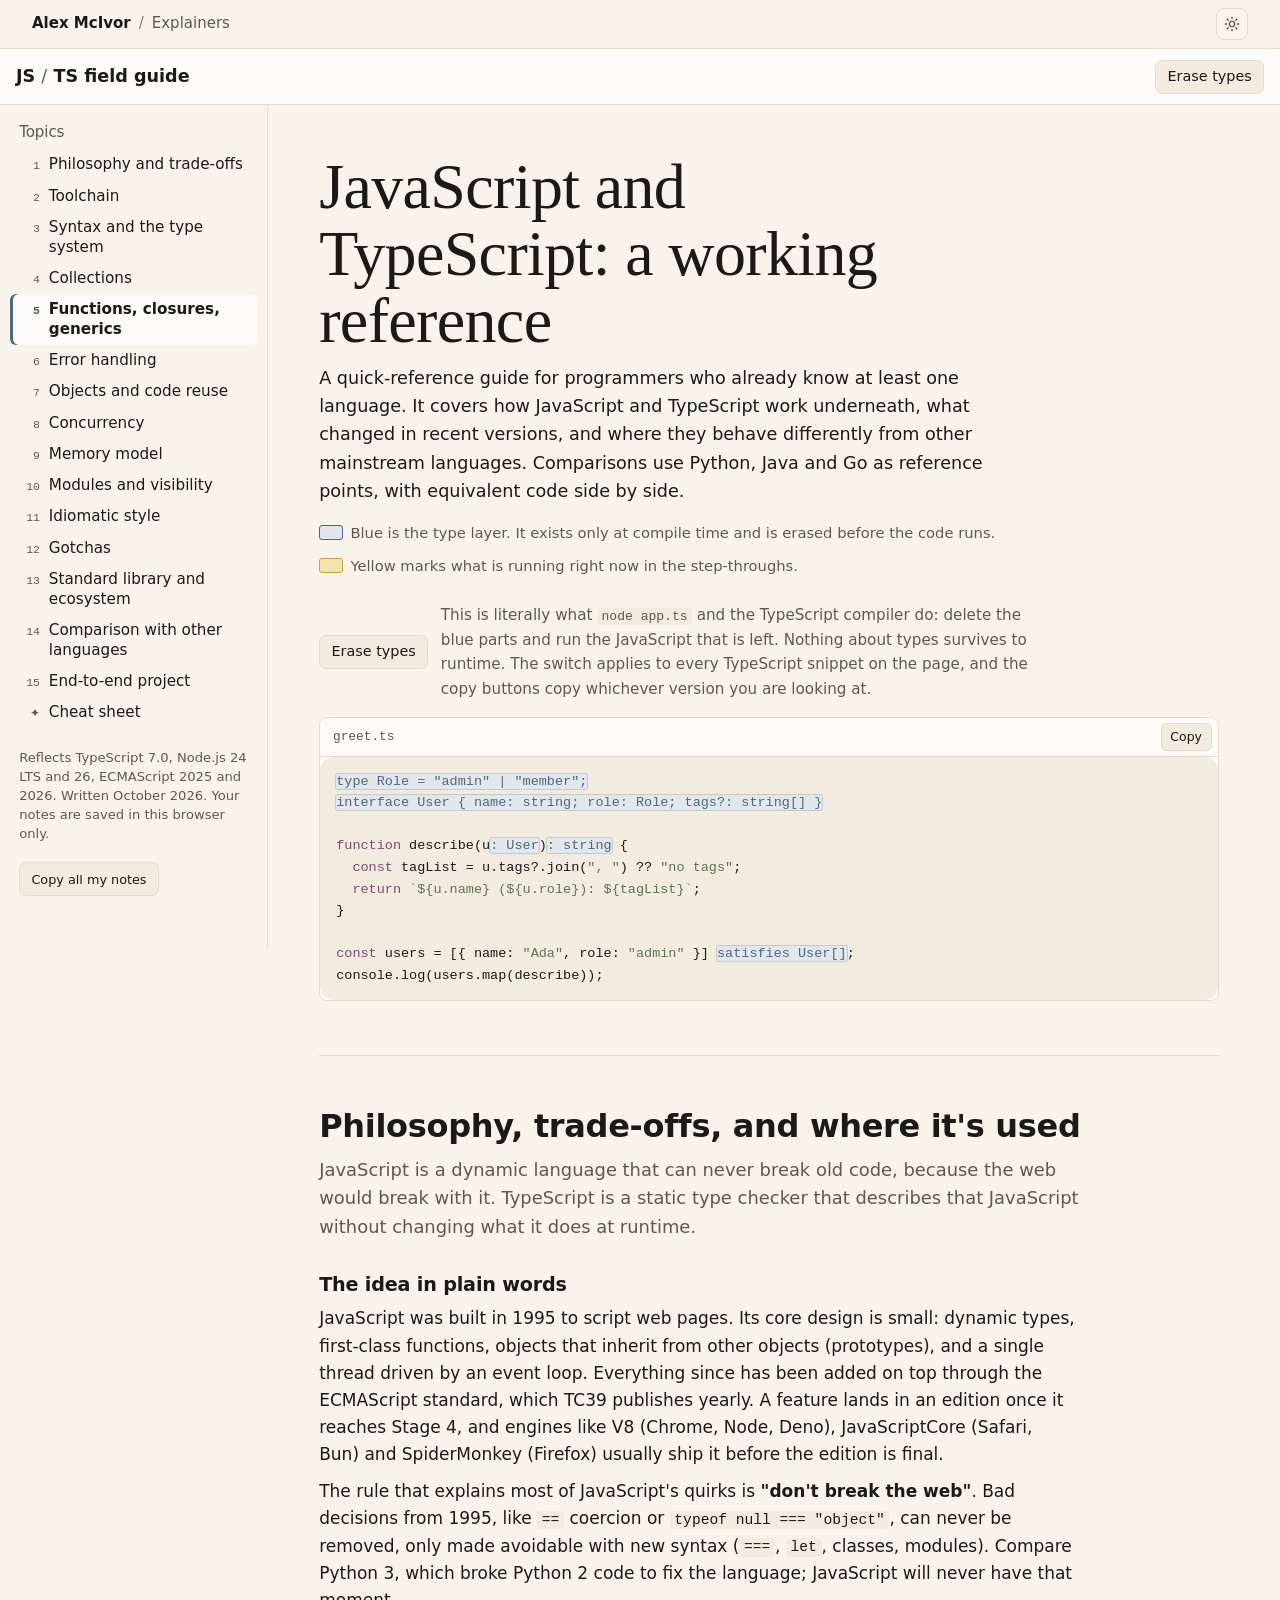
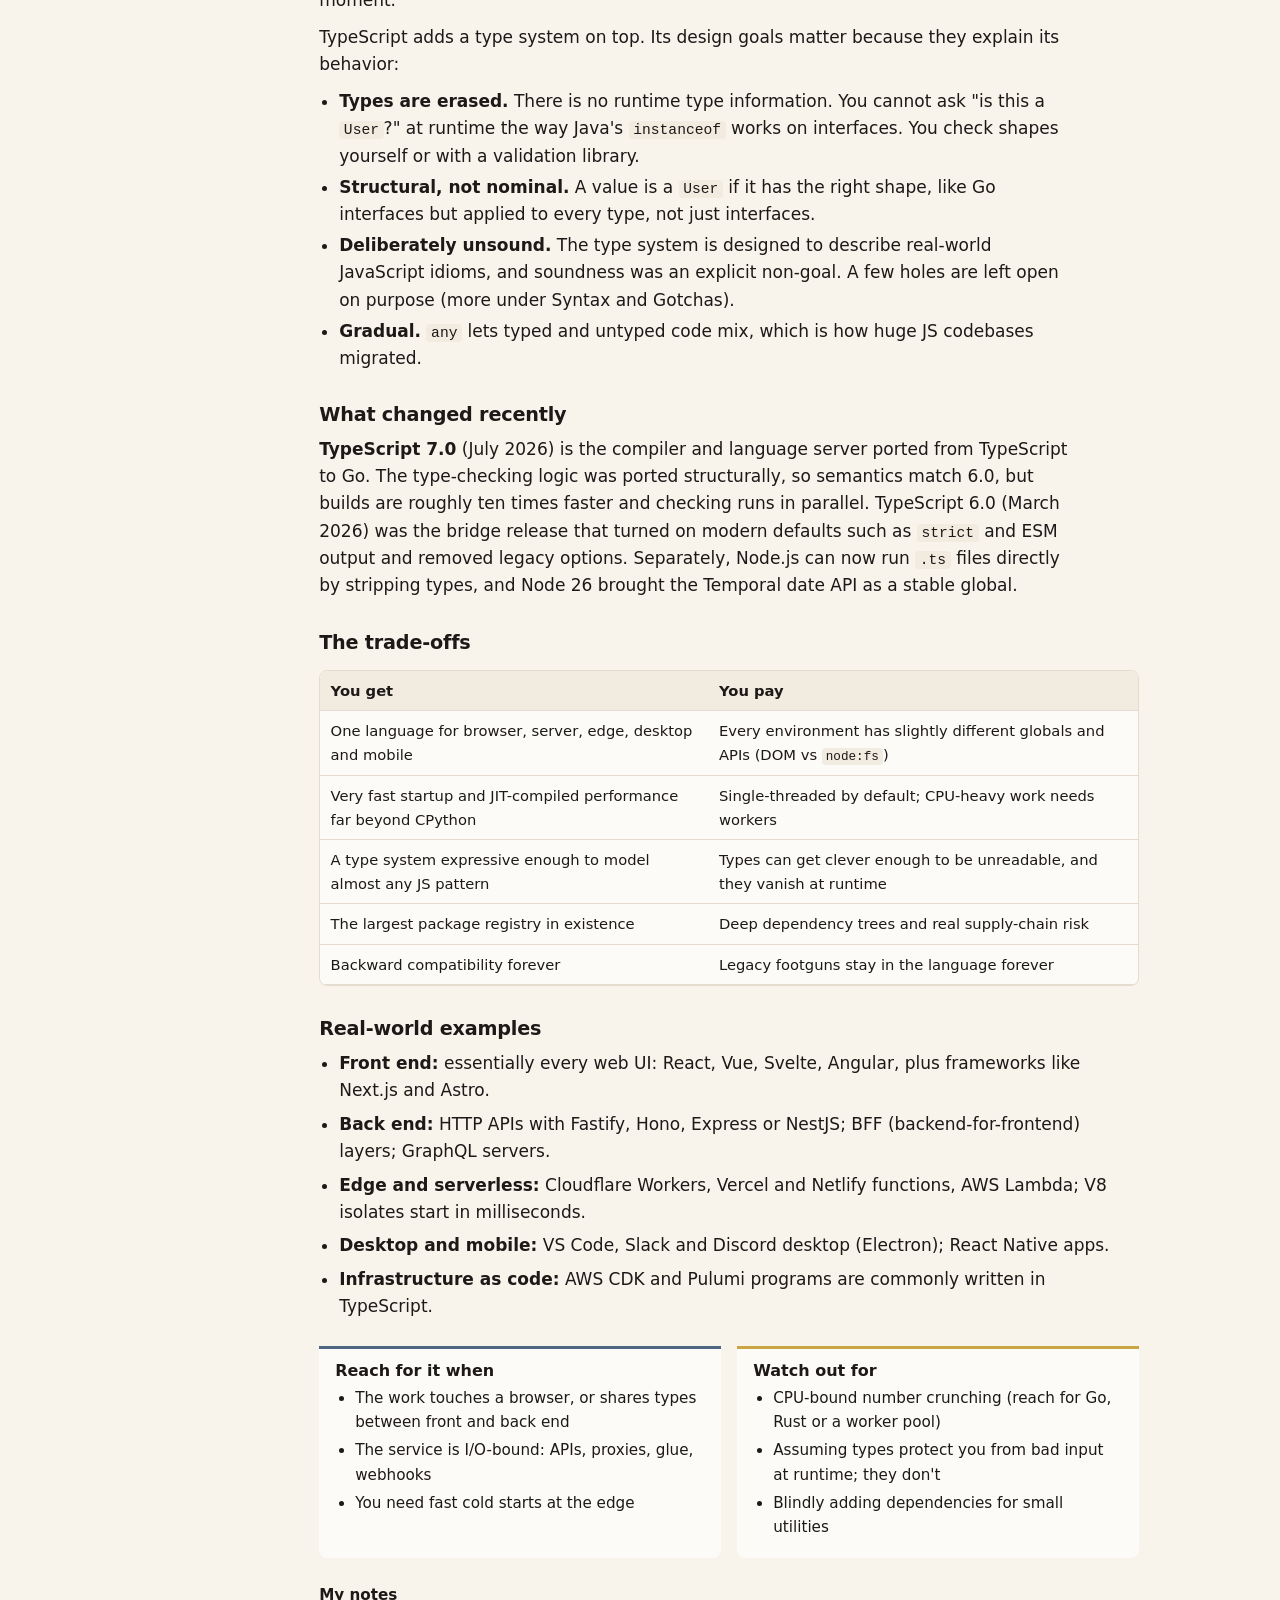
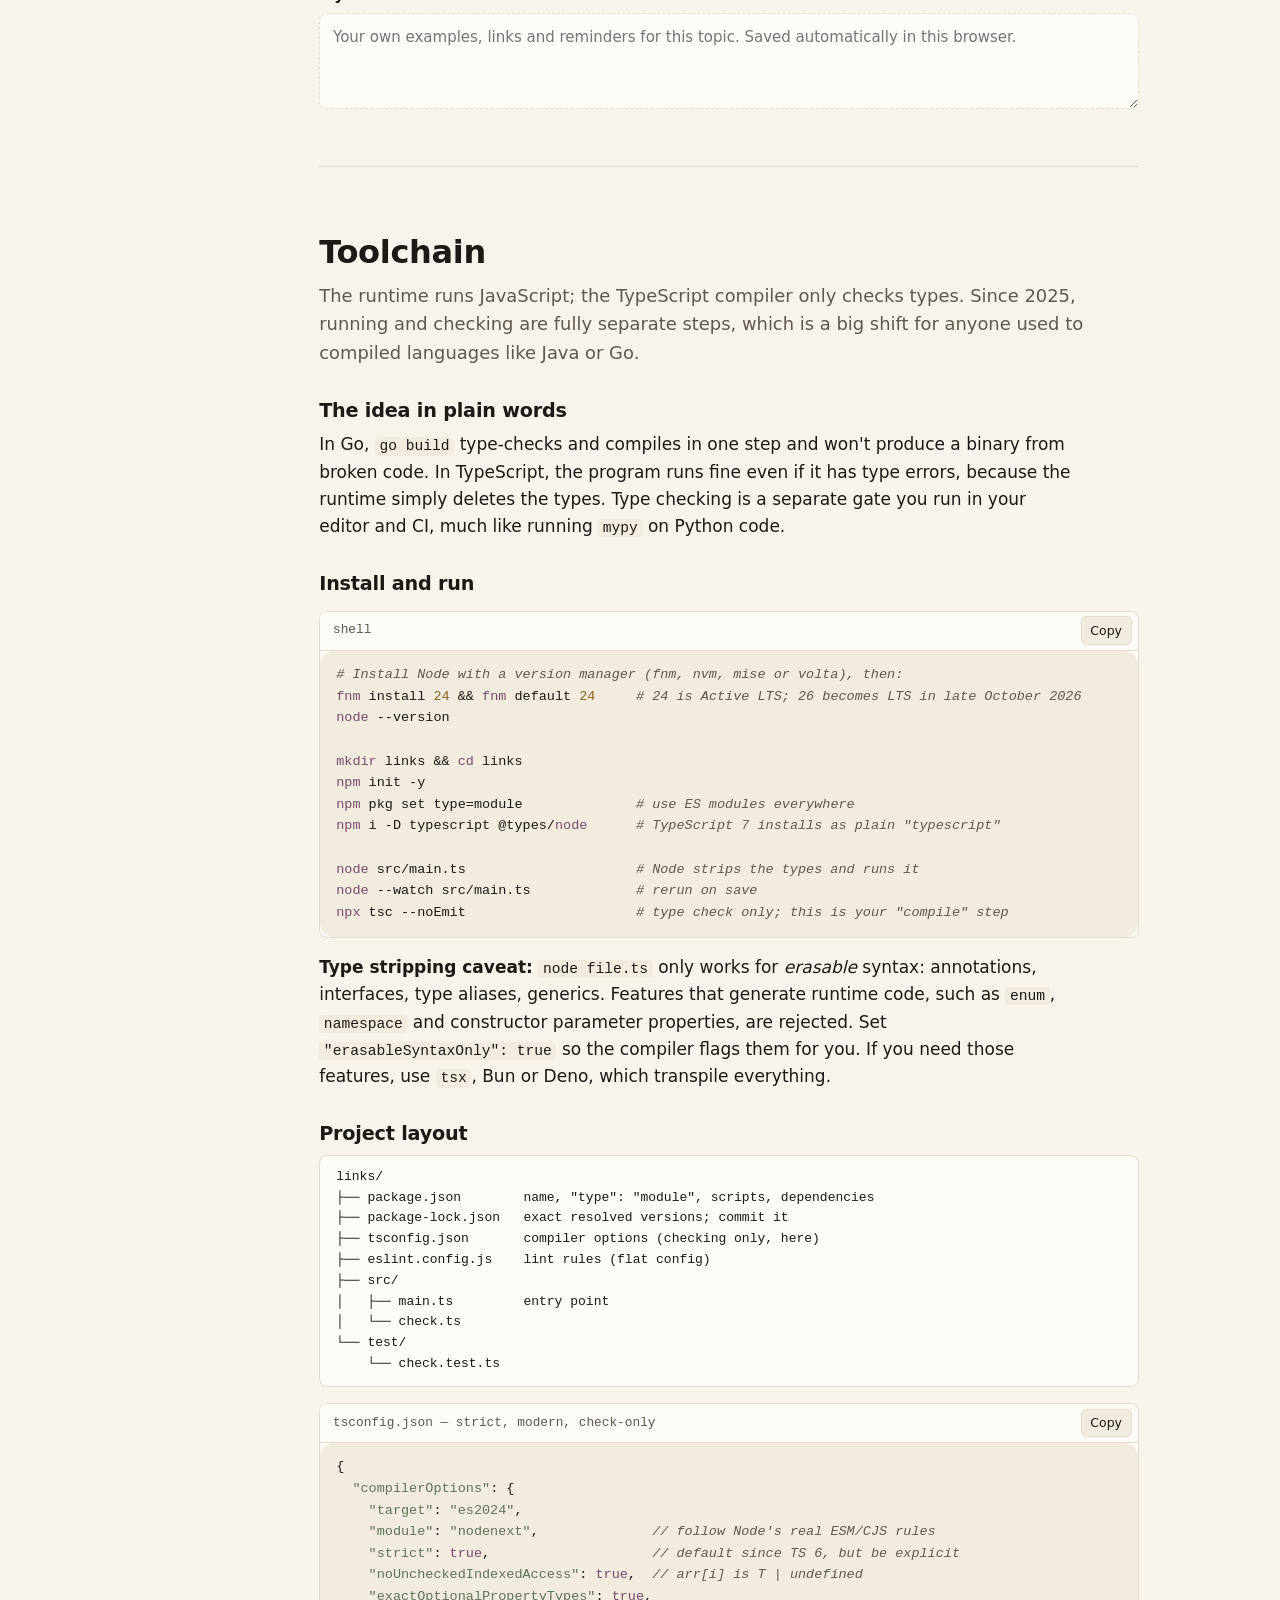
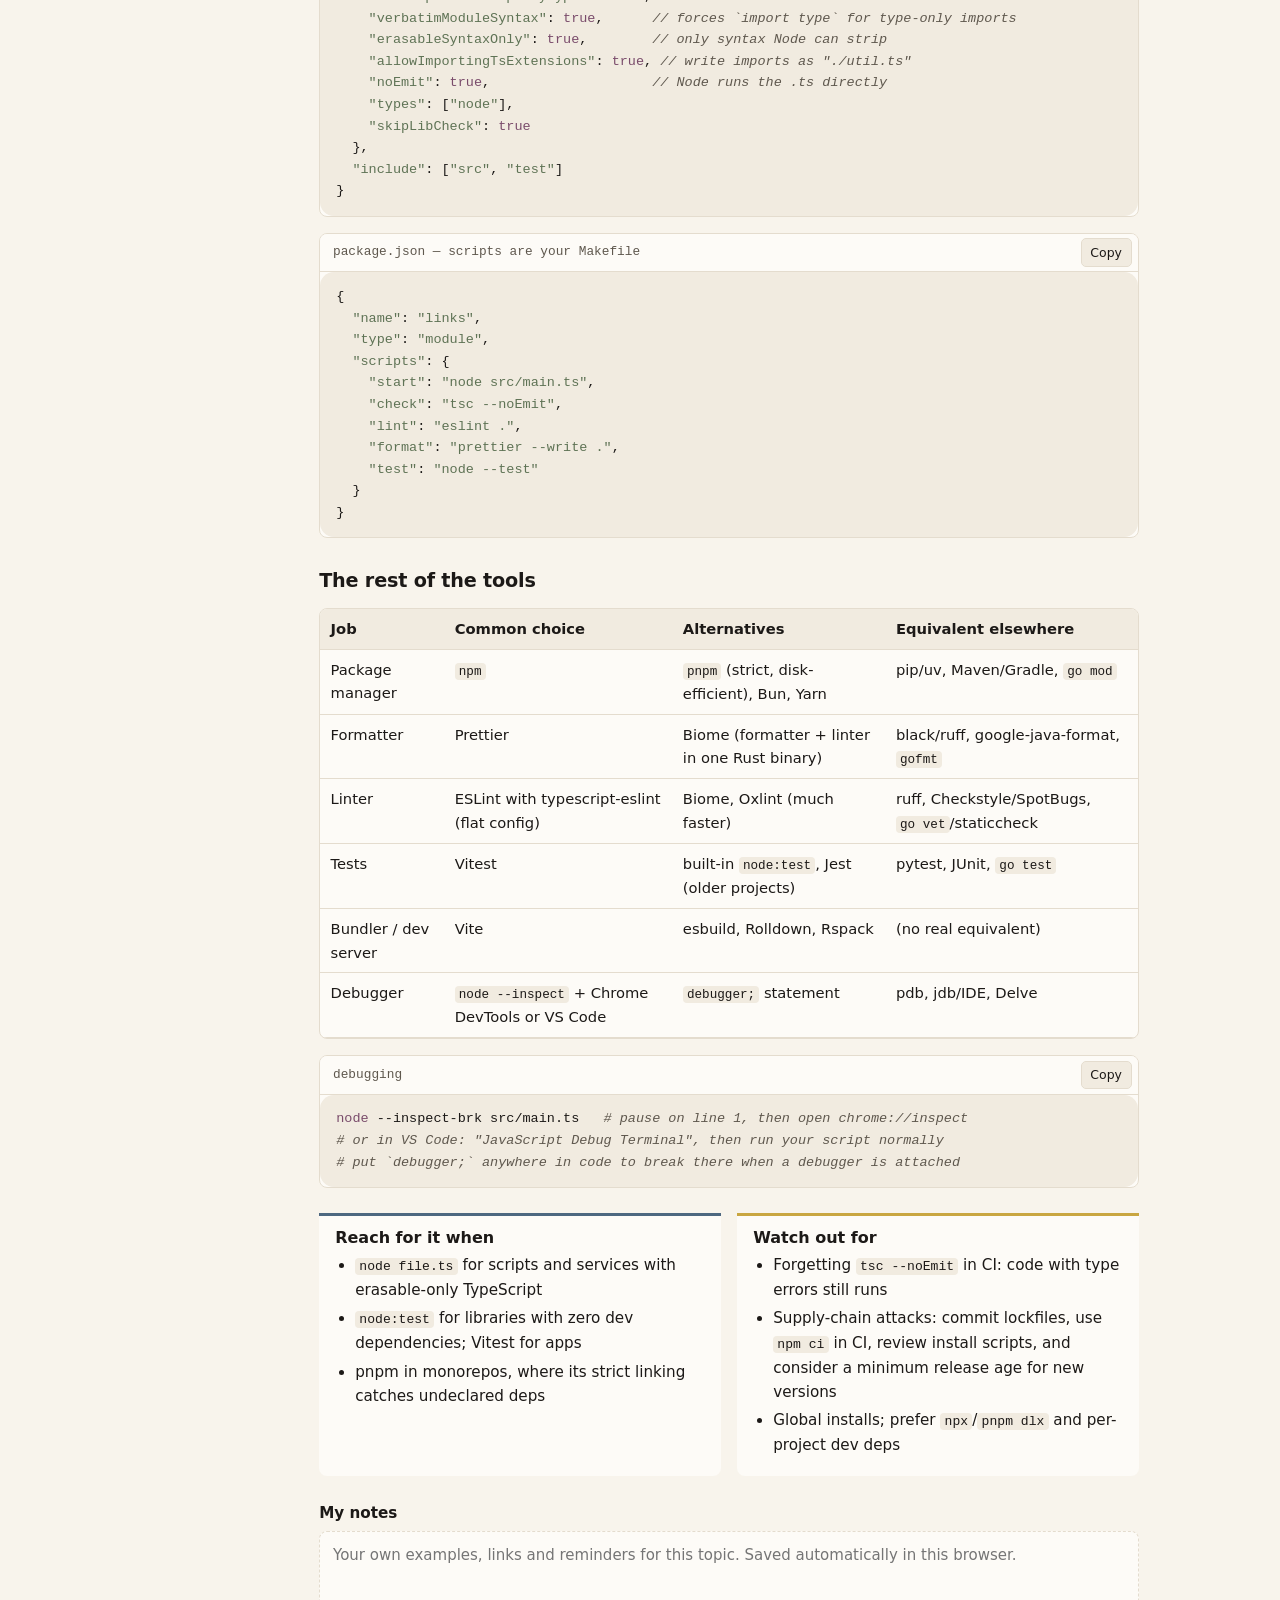
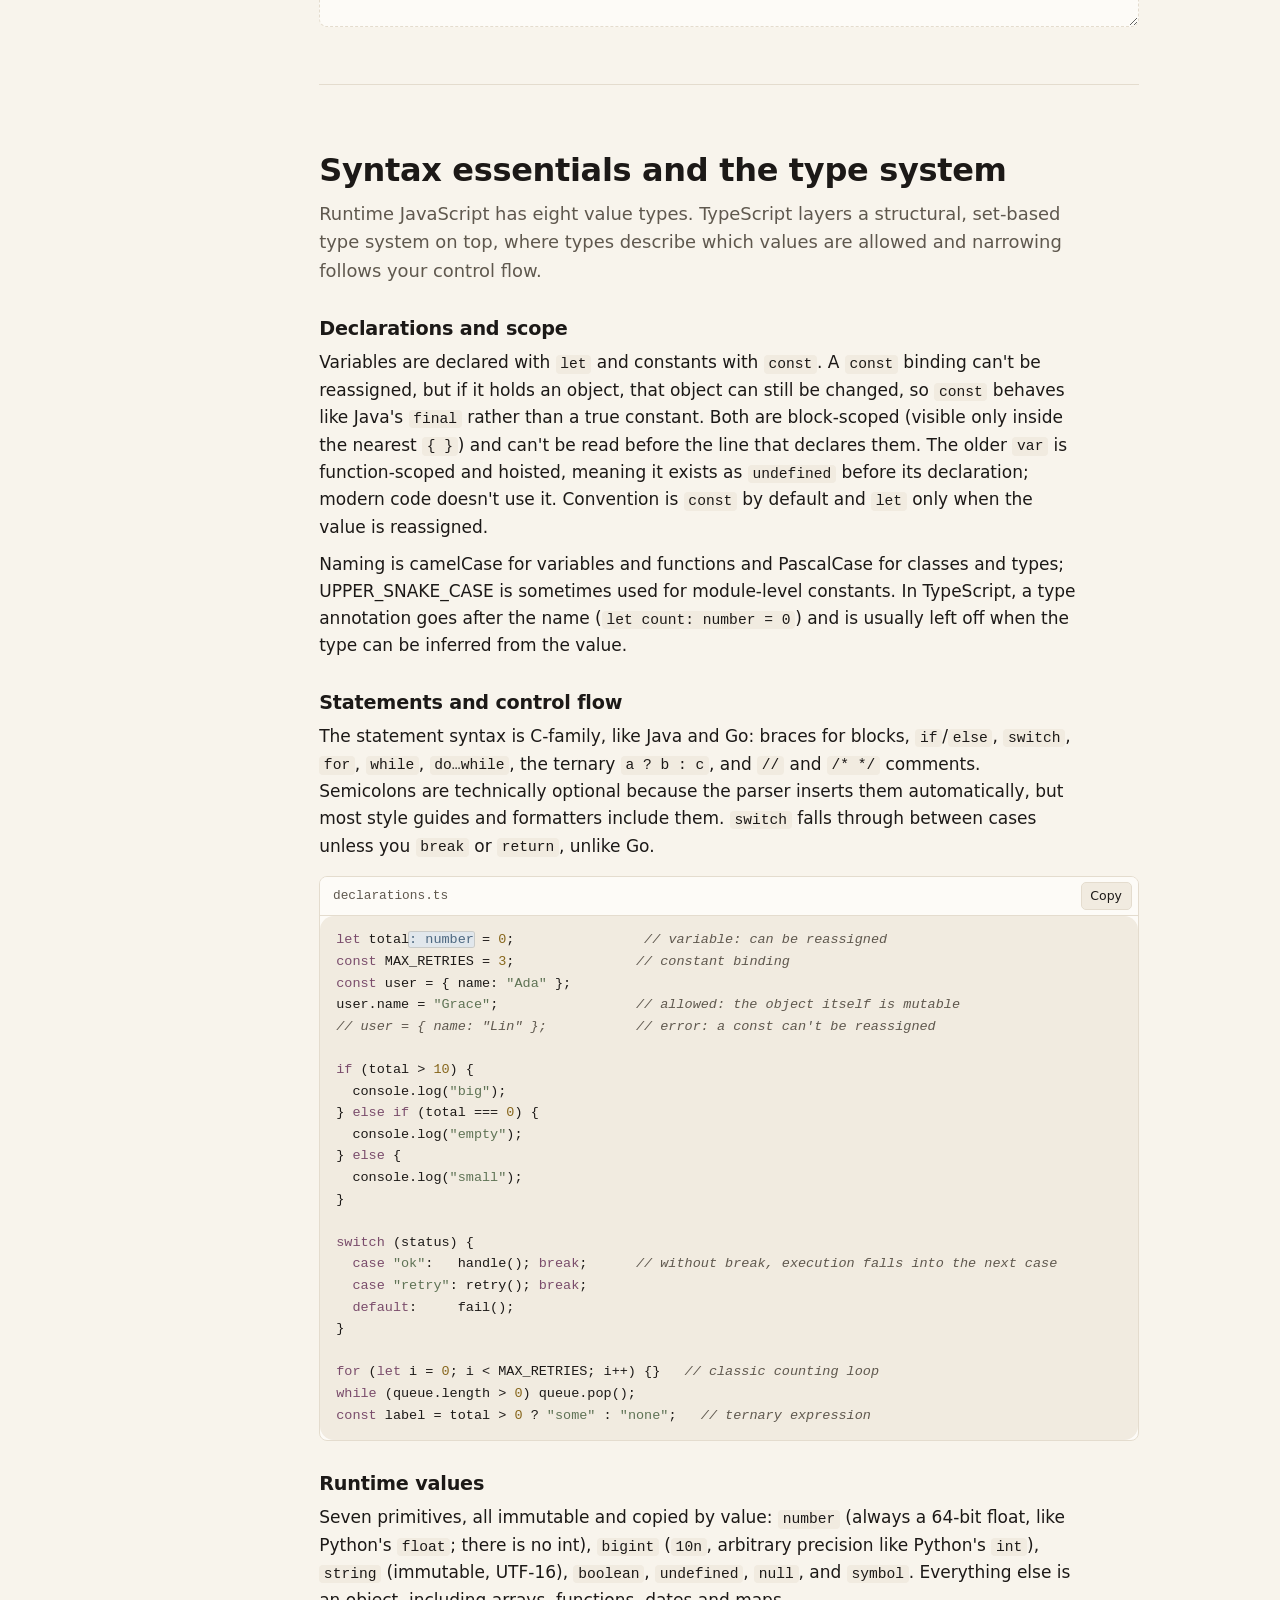
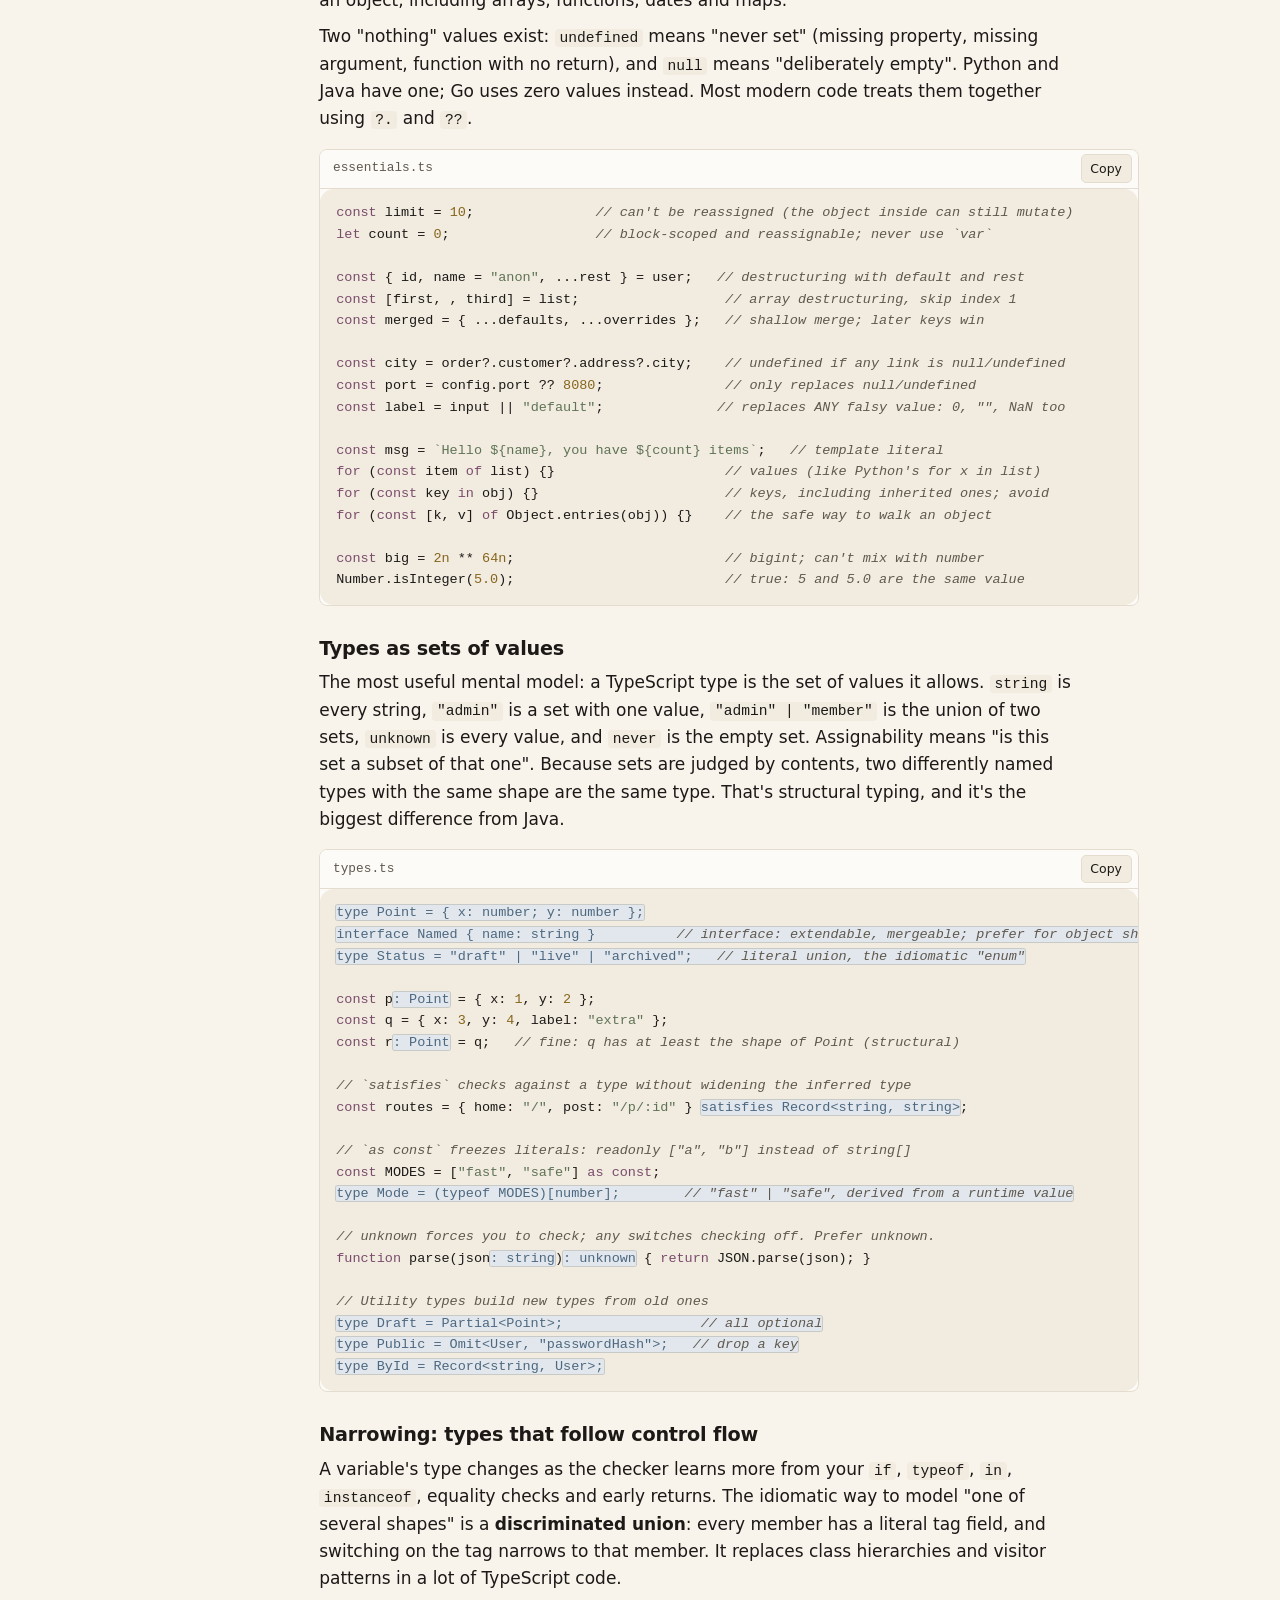
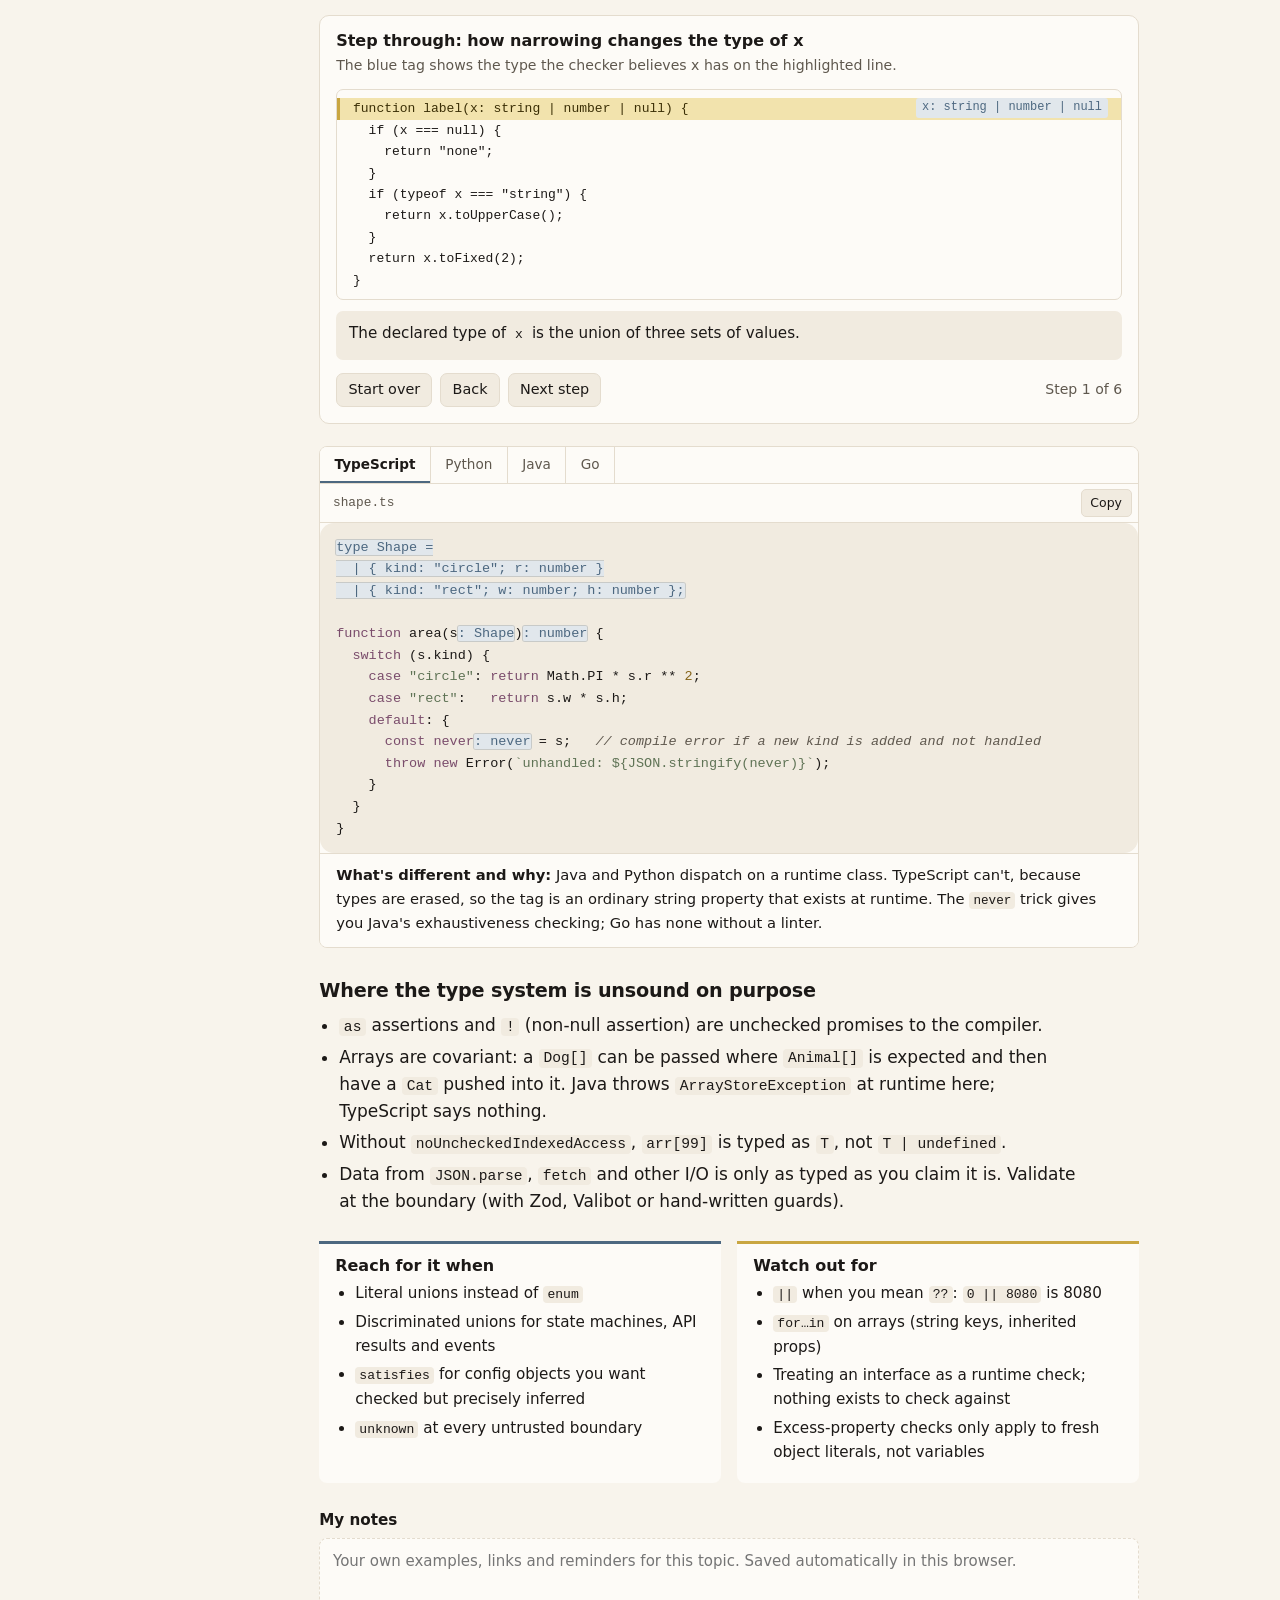
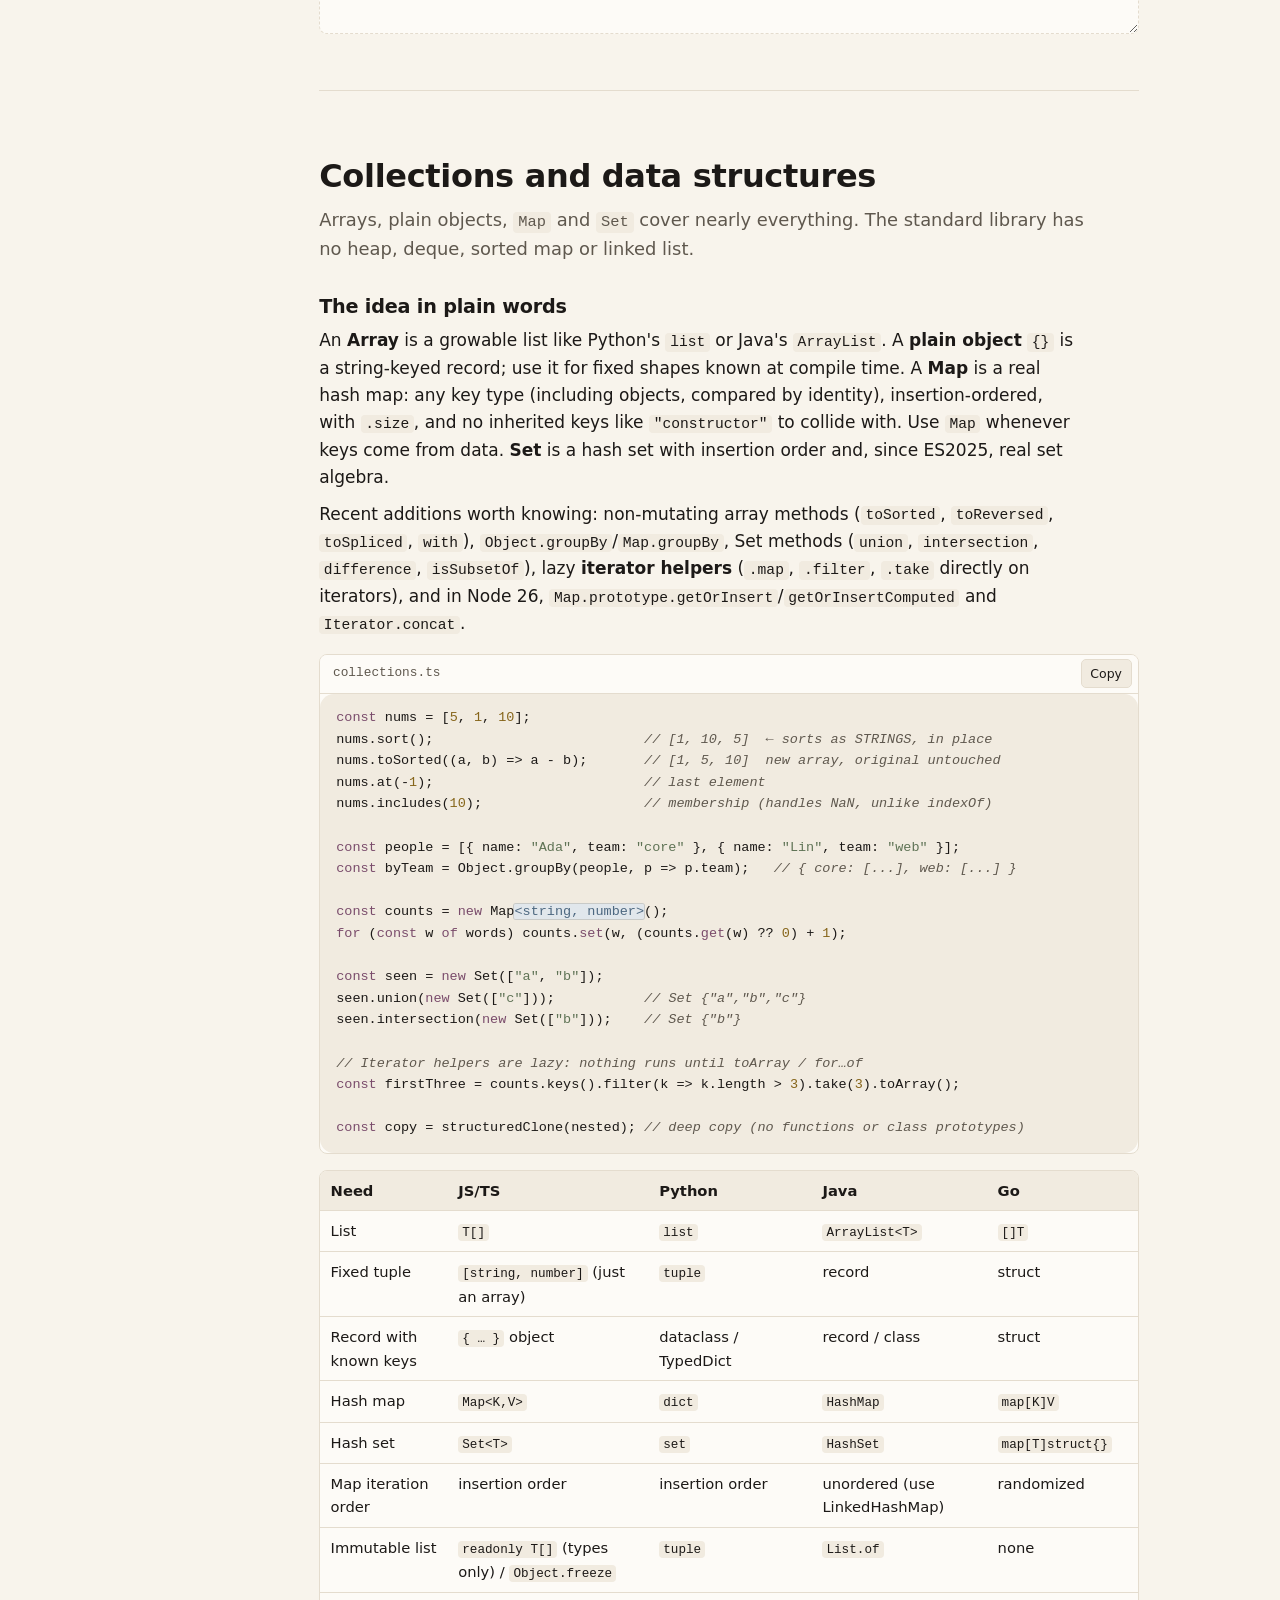
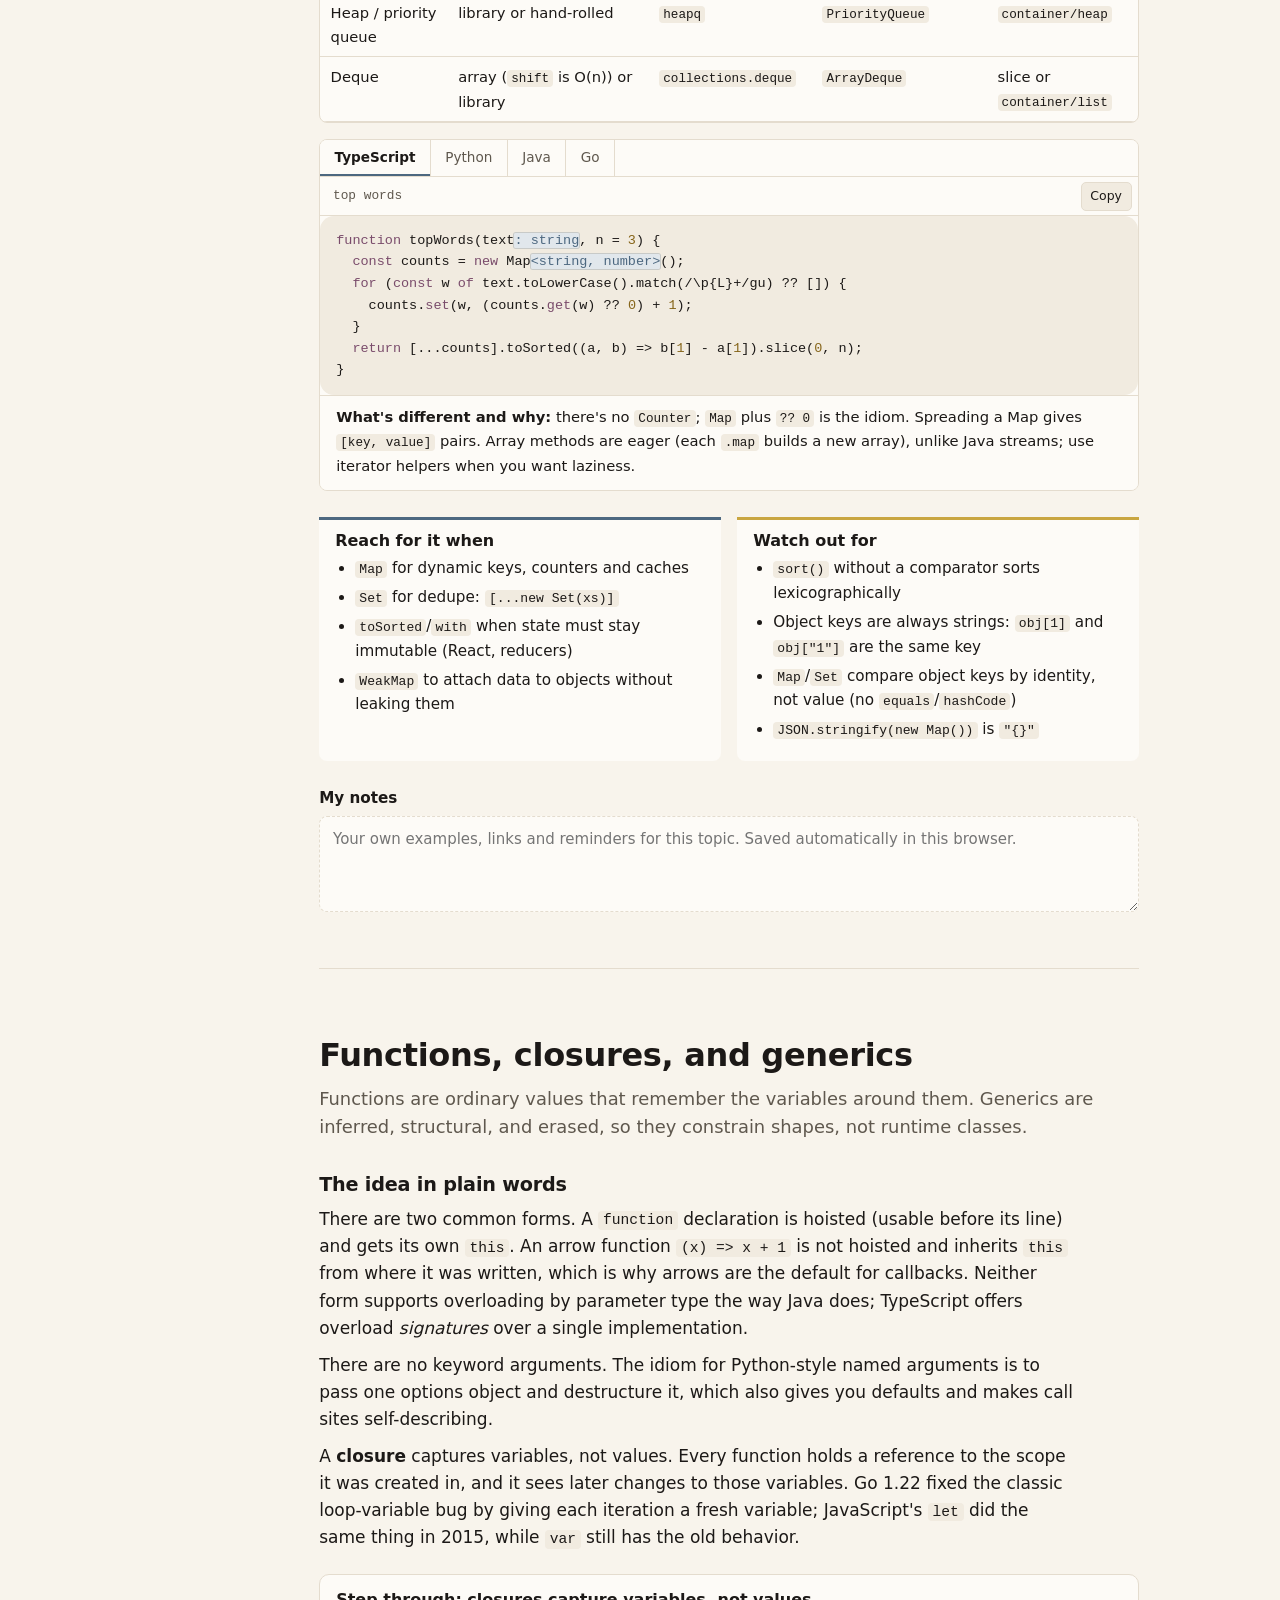
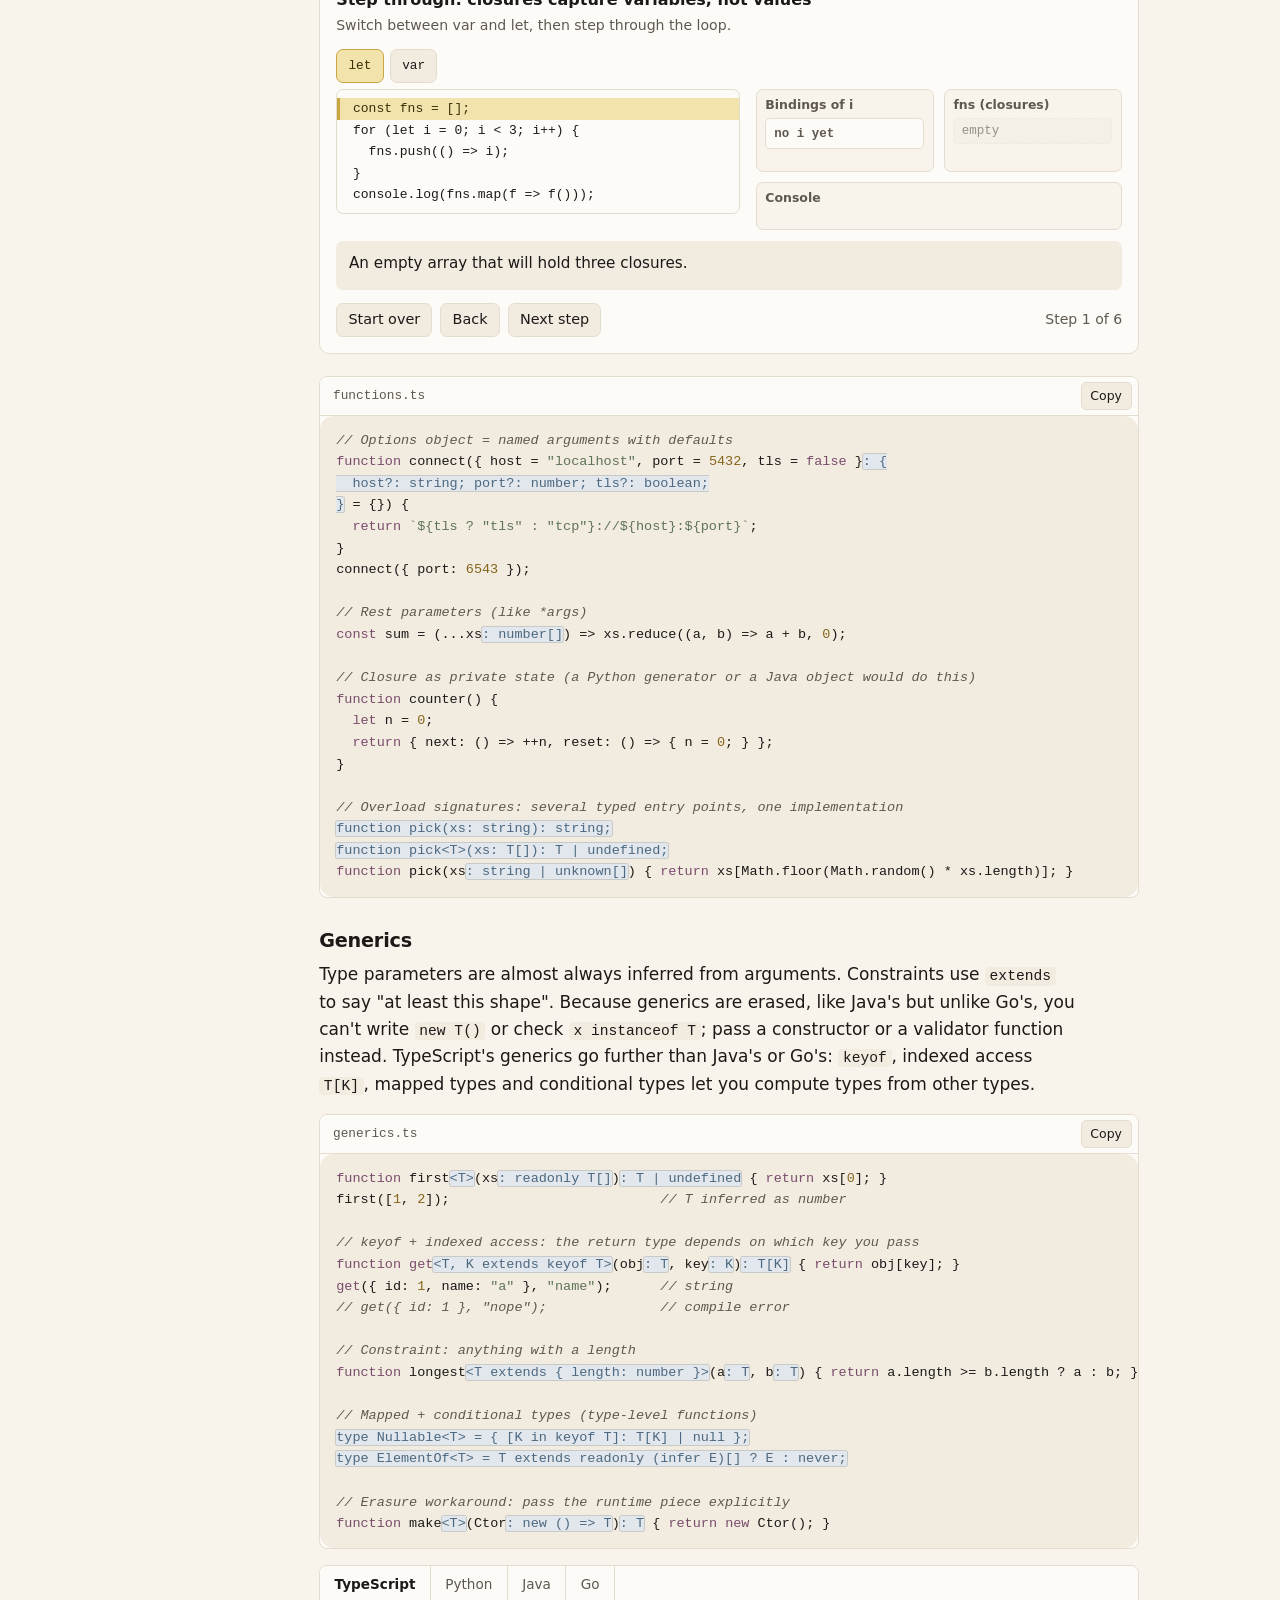
<file: explainers/js-ts/index.html>
<!doctype html>
<html lang="en">
<head>
<meta charset="utf-8">
<meta name="viewport" content="width=device-width, initial-scale=1, viewport-fit=cover">
<!-- Theme: light by default, applied before first paint. Same key as the rest of the
     site, so the choice made on the home page carries here and back. -->
<script>
  (function () {
    var KEY = 'theme';
    var DEFAULT = 'light';
    function apply(choice) {
      document.documentElement.setAttribute('data-theme', choice);
    }
    function stored() {
      try {
        var v = localStorage.getItem(KEY);
        return v === 'light' || v === 'dark' ? v : null;
      } catch (e) {
        return null;
      }
    }
    apply(stored() || DEFAULT);
    window.setTheme = function (choice) {
      apply(choice);
      try {
        localStorage.setItem(KEY, choice);
      } catch (e) {}
    };
  })();
</script>
<link rel="icon" href="../../favicon.ico" sizes="32x32">
<link rel="icon" href="../../favicon.svg" type="image/svg+xml">
<link rel="apple-touch-icon" href="../../apple-touch-icon.png">
<link rel="stylesheet" href="../../css/tokens.css">
<link rel="stylesheet" href="../../css/palette.css">
<title>JS / TS field guide — Alex McIvor</title>
<meta name="description" content="JavaScript and TypeScript for programmers who already know a language: how they work underneath, with step-through visuals and side-by-side Python, Java and Go.">
<style>
/* Palette: mapped onto Cream & Ink (../../css/tokens.css, ../explainer.css). Slate blue
   is the type layer; a soft yellow marks what's running in the step-throughs. */
:root{
  --bg:var(--paper); --surface:var(--paper-raised); --surface2:var(--paper-sunken); --muted:var(--ink-muted); --rule:var(--paper-line);
  --blue:var(--cat-slate); --type-bg:var(--cat-slate-tint); --type-ink:var(--cat-slate);
  --run-bg:#f2e3ad; --run-ink:#3b2f06; --run-edge:#c9a641;
  --code-bg:var(--paper-raised); --kw:var(--syn-keyword); --str:var(--syn-string); --com:var(--syn-comment); --num:var(--syn-number);
  --ok:var(--sage); --bad:var(--clay-strong);
  --font-body:var(--font-sans);
  --font-head:var(--font-sans);
  --bar:56px; --side:268px;
  box-sizing:border-box;
  padding-top:env(safe-area-inset-top,0px); padding-bottom:env(safe-area-inset-bottom,0px);
}
:root[data-theme="dark"]{
  --run-bg:#4a3d17; --run-ink:#f3e3b0; --run-edge:#c9a641;
  --bad:var(--clay);
}
*,*::before,*::after{box-sizing:inherit}
html{scroll-padding-top:calc(var(--bar) + 16px + env(safe-area-inset-top,0px));-webkit-text-size-adjust:100%}
body{margin:0;background:var(--bg);color:var(--ink);font:17px/1.6 var(--font-body)}
a{color:var(--clay)}
body::before{content:"";position:fixed;inset:0 0 auto;height:env(safe-area-inset-top,0px);z-index:60;background:var(--surface)}
:focus-visible{outline:2px solid var(--blue);outline-offset:2px;border-radius:3px}
h1,h2,h3,h4{font-family:var(--font-head);line-height:1.15;margin:0}
h2{font-size:clamp(1.6rem,3vw,2rem);font-weight:650;letter-spacing:-.01em}
h3{font-size:1.2rem;font-weight:700;margin:2rem 0 .6rem}
h4{font-size:1rem;font-weight:700;margin:1.2rem 0 .4rem}
p{margin:.6rem 0}
code{font-family:var(--font-mono);font-size:.86em;background:var(--surface2);padding:.08em .32em;border-radius:4px}
p code,li code,.explain code,.hint code,.why code,.callout code{overflow-wrap:anywhere}
ul,ol{padding-left:1.25rem;margin:.5rem 0}
li{margin:.25rem 0}
table{border-collapse:collapse;width:100%;font-size:.92rem}
th,td{text-align:left;vertical-align:top;padding:.5rem .65rem;border-bottom:1px solid var(--rule)}
th{font-family:var(--font-head);font-weight:700;background:var(--surface2)}
td code{white-space:nowrap}
.scroll{overflow-x:auto;margin:1rem 0;border:1px solid var(--rule);border-radius:8px;background:var(--surface)}
.scroll table{min-width:620px}

/* top bar */
.bar{position:sticky;top:env(safe-area-inset-top,0px);z-index:50;height:var(--bar);display:flex;align-items:center;gap:.75rem;padding:0 1rem;background:var(--surface);border-bottom:1px solid var(--rule)}
.brand{font-family:var(--font-head);font-weight:700;font-size:1.1rem;white-space:nowrap}
.brand .slash{color:var(--muted);font-weight:500}
.bar .spacer{flex:1}
.btn{font:inherit;font-size:.9rem;color:var(--ink);background:var(--surface2);border:1px solid var(--rule);border-radius:7px;padding:.38rem .7rem;cursor:pointer;line-height:1.2;min-height:34px}
.btn:hover{border-color:var(--muted)}
.btn[aria-pressed="true"]{background:var(--type-bg);color:var(--type-ink);border-color:var(--blue)}
.menu-btn{display:none}
.erase .lbl-erased{display:none}
html.erased .erase .lbl-shown{display:none}
html.erased .erase .lbl-erased{display:inline}

/* layout */
.layout{display:grid;grid-template-columns:var(--side) minmax(0,1fr)}
.side{position:sticky;top:calc(var(--bar) + env(safe-area-inset-top,0px));height:calc(100vh - var(--bar) - env(safe-area-inset-top,0px));overflow-y:auto;border-right:1px solid var(--rule);padding:1rem .6rem 2rem;background:var(--bg)}
.side h2{font-size:.95rem;color:var(--muted);margin:.2rem .6rem .5rem;font-weight:500}
.side ol{list-style:none;padding:0;margin:0;counter-reset:t}
.side li{margin:0}
.side a{display:flex;gap:.55rem;align-items:baseline;padding:.36rem .6rem;border-radius:6px;color:var(--ink);text-decoration:none;font-size:.95rem;line-height:1.3}
.side a::before{counter-increment:t;content:counter(t);font-family:var(--font-mono);font-size:.72rem;color:var(--muted);min-width:1.3rem;text-align:right}
.side a.cheat::before{content:"✦"}
.side a:hover{background:var(--surface2)}
.side a[aria-current="true"]{background:var(--surface);box-shadow:inset 3px 0 0 var(--blue);font-weight:700}
.side .meta{margin:1.2rem .6rem 0;font-size:.82rem;color:var(--muted);line-height:1.45}
.scrim{display:none}
main{padding:0 clamp(1rem,4vw,3.5rem) 6rem;min-width:0}
.topic{max-width:820px;padding-top:3.2rem;margin-bottom:1rem;border-bottom:1px solid var(--rule);padding-bottom:3rem}
.topic > .lede{font-size:1.12rem;color:var(--muted);max-width:68ch;margin-top:.7rem}
.prose{max-width:70ch}

/* hero */
.hero{max-width:900px;padding:3rem 0 2.4rem;border-bottom:1px solid var(--rule)}
.hero h1{font-family:var(--font-serif);font-size:clamp(2.4rem,5.5vw,4rem);font-weight:400;letter-spacing:-.01em;line-height:1.05;max-width:20ch}
.hero p{max-width:62ch;font-size:1.1rem}
.legend{display:flex;flex-wrap:wrap;gap:.6rem 1.4rem;margin:1rem 0 0;font-size:.92rem;color:var(--muted)}
.legend span{display:inline-flex;align-items:center;gap:.45rem}
.sw{display:inline-block;width:1.5rem;height:.95rem;border-radius:3px}
.sw.t{background:var(--type-bg);border:1px solid var(--blue)}
.sw.r{background:var(--run-bg);border:1px solid var(--run-edge)}
.hero-demo{margin-top:1.6rem}
.hero-demo .row{display:flex;flex-wrap:wrap;align-items:center;gap:.8rem;margin-bottom:.4rem}
.hero-demo .row p{margin:0;font-size:.95rem;color:var(--muted);flex:1;min-width:220px}

/* code */
.codeblock{position:relative;margin:1rem 0;border:1px solid var(--rule);border-radius:8px;background:var(--code-bg);overflow:hidden}
.codehead{display:flex;align-items:center;gap:.5rem;padding:.3rem .4rem .3rem .8rem;border-bottom:1px solid var(--rule);font-size:.8rem;color:var(--muted);background:var(--surface)}
.codehead .title{flex:1;font-family:var(--font-mono);overflow:hidden;text-overflow:ellipsis;white-space:nowrap}
.copy{font:inherit;font-size:.78rem;padding:.2rem .55rem;border-radius:5px;border:1px solid var(--rule);background:var(--surface2);color:var(--ink);cursor:pointer;min-height:28px}
pre{margin:0;padding:.85rem 1rem;overflow-x:auto;font:13.5px/1.6 var(--font-mono);tab-size:2}
pre code{background:none;padding:0;font-size:inherit}
.k{color:var(--kw)} .s{color:var(--str)} .c{color:var(--com);font-style:italic} .n{color:var(--num)}
.ty{background:var(--type-bg);color:var(--type-ink);border-radius:2px;box-shadow:0 0 0 1px color-mix(in srgb,var(--blue) 25%,transparent)}
.ty .k,.ty .s,.ty .n{color:inherit}
html.erased .ty,html.erased .tygap{display:none}
.tabs{margin:1rem 0;border:1px solid var(--rule);border-radius:8px;overflow:hidden;background:var(--code-bg)}
.tabbar{display:flex;flex-wrap:wrap;gap:0;background:var(--surface);border-bottom:1px solid var(--rule)}
.tabbar button{font:inherit;font-size:.85rem;padding:.45rem .9rem;border:0;border-right:1px solid var(--rule);background:transparent;color:var(--muted);cursor:pointer;min-height:36px}
.tabbar button[aria-selected="true"]{color:var(--ink);background:var(--code-bg);font-weight:700;box-shadow:inset 0 -2px 0 var(--blue)}
.tabs .codeblock{margin:0;border:0;border-radius:0}
.tabs .why{padding:.6rem 1rem .8rem;font-size:.92rem;border-top:1px solid var(--rule);background:var(--surface);color:var(--ink)}

/* lists */
.uses{display:grid;grid-template-columns:1fr 1fr;gap:1rem;margin:1.6rem 0 1rem}
.uses > div{border-top:3px solid var(--blue);background:var(--surface);padding:.8rem 1rem .9rem;border-radius:0 0 8px 8px}
.uses > div.watch{border-top-color:var(--run-edge)}
.uses h4{margin:0 0 .35rem}
.uses ul{margin:0}
.uses li{font-size:.95rem}
.examples li{margin:.4rem 0}

/* notes */
.notes{margin-top:1.6rem}
.notes label{display:flex;justify-content:space-between;align-items:baseline;font-family:var(--font-head);font-weight:700;font-size:.95rem;margin-bottom:.35rem}
.notes .status{font-family:var(--font-body);font-weight:400;font-size:.8rem;color:var(--muted)}
.notes textarea{width:100%;min-height:96px;resize:vertical;font:15px/1.5 var(--font-body);color:var(--ink);background:var(--surface);border:1px dashed var(--rule);border-radius:8px;padding:.7rem .8rem}
.notes textarea:focus{border-style:solid;border-color:var(--blue);outline:none}

/* visuals */
.viz{margin:1.4rem 0;border:1px solid var(--rule);border-radius:10px;background:var(--surface);padding:1rem}
.viz > h4{margin:0 0 .25rem}
.viz .hint{font-size:.88rem;color:var(--muted);margin:0 0 .8rem}
.ctrl{display:flex;flex-wrap:wrap;align-items:center;gap:.5rem;margin-top:.8rem}
.ctrl .stepinfo{font-size:.88rem;color:var(--muted);margin-left:auto}
.explain{margin-top:.7rem;padding:.6rem .8rem;background:var(--surface2);border-radius:7px;font-size:.95rem;min-height:3.2em}
.lines{font:13px/1.65 var(--font-mono);background:var(--code-bg);border:1px solid var(--rule);border-radius:7px;padding:.5rem 0;overflow-x:auto}
.lines div{padding:0 .8rem;white-space:pre;border-left:3px solid transparent}
.lines div.on{background:var(--run-bg);color:var(--run-ink);border-left-color:var(--run-edge)}
.lines .tyhint{float:right;margin-left:1rem;font-size:12px;background:var(--type-bg);color:var(--type-ink);padding:0 .4rem;border-radius:3px}
.grid2{display:grid;grid-template-columns:minmax(0,1.1fr) minmax(0,1fr);gap:1rem}
.lanes{display:grid;grid-template-columns:repeat(2,minmax(0,1fr));gap:.6rem}
.lane{border:1px solid var(--rule);border-radius:7px;padding:.45rem .55rem;min-height:5.2rem;background:var(--bg)}
.lane h5{margin:0 0 .35rem;font:700 .78rem var(--font-head);color:var(--muted)}
.chip{display:block;font:12.5px/1.35 var(--font-mono);padding:.22rem .45rem;margin:.22rem 0;border-radius:4px;background:var(--surface2);border:1px solid var(--rule);overflow:hidden;text-overflow:ellipsis;white-space:nowrap}
.chip.hot{background:var(--run-bg);color:var(--run-ink);border-color:var(--run-edge)}
.lane.out .chip{background:transparent;border-style:dashed;display:inline-block;margin-right:.3rem}
.mem{display:grid;grid-template-columns:minmax(0,.8fr) minmax(0,1.2fr);gap:.8rem;position:relative}
.mem .box{border:1px solid var(--rule);border-radius:7px;padding:.5rem;background:var(--bg);min-height:9rem}
.mem .box h5{margin:0 0 .4rem;font:700 .78rem var(--font-head);color:var(--muted)}
.slot{display:flex;justify-content:space-between;gap:.5rem;font:12.5px var(--font-mono);padding:.3rem .5rem;margin:.25rem 0;border-radius:4px;background:var(--surface);border:1px solid var(--rule)}
.slot .v{color:var(--blue);font-weight:600}
.obj{font:12.5px/1.45 var(--font-mono);padding:.35rem .5rem;margin:.3rem 0;border-radius:5px;background:var(--surface);border:1px solid var(--rule);transition:opacity .25s}
.obj .id{font-weight:600;color:var(--muted)}
.obj.hot,.slot.hot{background:var(--run-bg);color:var(--run-ink);border-color:var(--run-edge)}
.obj.dead{opacity:.35;text-decoration:line-through}
.chain{display:flex;flex-wrap:wrap;align-items:stretch;gap:.4rem}
.chain .obj{min-width:150px;flex:1}
.chain .arrow{align-self:center;color:var(--muted);font-family:var(--font-mono)}
.picker{display:flex;flex-wrap:wrap;gap:.4rem;margin:.4rem 0}
.picker .btn{font-family:var(--font-mono);font-size:.8rem}
.picker .btn[aria-pressed="true"]{background:var(--run-bg);color:var(--run-ink);border-color:var(--run-edge)}
.eqres{display:grid;grid-template-columns:repeat(3,minmax(0,1fr));gap:.6rem;margin-top:.7rem}
.eqres div{background:var(--bg);border:1px solid var(--rule);border-radius:7px;padding:.5rem .6rem;font:13px var(--font-mono)}
.eqres b{display:block;font-size:1.05rem}
.yes{color:var(--ok)} .no{color:var(--bad)}
select{font:inherit;font-size:.9rem;padding:.3rem .4rem;border-radius:6px;border:1px solid var(--rule);background:var(--surface);color:var(--ink);min-height:34px}

/* cheat sheet */
.cheatgrid{display:grid;grid-template-columns:repeat(auto-fill,minmax(300px,1fr));gap:1rem;margin-top:1.4rem}
.cheatgrid section{background:var(--surface);border:1px solid var(--rule);border-radius:8px;padding:.7rem .85rem}
.cheatgrid h3{margin:0 0 .4rem;font-size:1rem}
.cheatgrid pre{padding:.2rem 0;font-size:12.5px;line-height:1.55}
#cheatsheet{max-width:1200px}
.filetree{font:13px/1.6 var(--font-mono);background:var(--code-bg);border:1px solid var(--rule);border-radius:8px;padding:.7rem 1rem;white-space:pre;overflow-x:auto}
.foot{max-width:820px;color:var(--muted);font-size:.9rem;padding-top:2rem}
.callout{border-left:3px solid var(--blue);padding:.4rem 0 .4rem 1rem;margin:1rem 0;color:var(--ink)}

@media (max-width: 960px){
  .layout{grid-template-columns:minmax(0,1fr)}
  .menu-btn{display:inline-block}
  .side{position:fixed;z-index:70;top:0;left:0;bottom:0;height:auto;width:min(86vw,320px);transform:translateX(-102%);transition:transform .22s ease;background:var(--surface);padding-top:calc(1rem + env(safe-area-inset-top,0px));padding-bottom:calc(2rem + env(safe-area-inset-bottom,0px));box-shadow:0 0 0 1px var(--rule)}
  body.drawer .side{transform:none}
  body.drawer .scrim{display:block;position:fixed;inset:0;z-index:65;background:rgba(10,15,25,.45)}
  .uses,.grid2,.mem{grid-template-columns:minmax(0,1fr)}
  .brand .full{display:none}
}
@media (max-width: 520px){
  body{font-size:16px}
  .eqres{grid-template-columns:1fr}
  .lanes{grid-template-columns:1fr 1fr}
  .bar{gap:.4rem;padding:0 .6rem}
  .btn{padding:.35rem .5rem;font-size:.82rem}
}
@media (prefers-reduced-motion: reduce){ *{transition:none!important;animation:none!important} }
@media print{ .bar,.side,.notes,.ctrl,.copy{display:none!important} .layout{display:block} }
</style>
<link rel="stylesheet" href="../explainer.css">
</head>
<body>
<div class="site-strip">
  <nav class="site-strip__crumbs" aria-label="Site">
    <a class="site-strip__home" href="../../">Alex McIvor</a>
    <span class="site-strip__sep" aria-hidden="true">/</span>
    <a href="../">Explainers</a>
  </nav>
  <button id="theme-toggle" type="button" class="site-strip__toggle" aria-label="Toggle dark mode" title="Toggle dark mode">
    <span class="theme-icon theme-icon-sun" aria-hidden="true"><svg xmlns="http://www.w3.org/2000/svg" width="16" height="16" viewBox="0 0 24 24" fill="none" stroke="currentColor" stroke-width="2" stroke-linecap="round" stroke-linejoin="round"><circle cx="12" cy="12" r="4"></circle><path d="M12 2v2"></path><path d="M12 20v2"></path><path d="m4.93 4.93 1.41 1.41"></path><path d="m17.66 17.66 1.41 1.41"></path><path d="M2 12h2"></path><path d="M20 12h2"></path><path d="m6.34 17.66-1.41 1.41"></path><path d="m19.07 4.93-1.41 1.41"></path></svg></span>
    <span class="theme-icon theme-icon-moon" aria-hidden="true"><svg xmlns="http://www.w3.org/2000/svg" width="16" height="16" viewBox="0 0 24 24" fill="none" stroke="currentColor" stroke-width="2" stroke-linecap="round" stroke-linejoin="round"><path d="M21 12.79A9 9 0 1 1 11.21 3 7 7 0 0 0 21 12.79z"></path></svg></span>
  </button>
</div>
<header class="bar">
  <button class="btn menu-btn" id="menuBtn" aria-controls="side" aria-expanded="false">Topics</button>
  <div class="brand">JS <span class="slash">/</span> TS <span class="full">field guide</span></div>
  <div class="spacer"></div>
  <button class="btn erase" data-erase aria-pressed="false" title="Hide every TypeScript-only part of the code, the way the compiler does"><span class="lbl-shown">Erase types</span><span class="lbl-erased">Show types</span></button>
</header>
<div class="scrim" id="scrim"></div>
<div class="layout">
<nav class="side" id="side" aria-label="Topics">
  <h2>Topics</h2>
  <ol>
    <li><a href="#philosophy">Philosophy and trade-offs</a></li>
    <li><a href="#toolchain">Toolchain</a></li>
    <li><a href="#syntax">Syntax and the type system</a></li>
    <li><a href="#collections">Collections</a></li>
    <li><a href="#functions">Functions, closures, generics</a></li>
    <li><a href="#errors">Error handling</a></li>
    <li><a href="#objects">Objects and code reuse</a></li>
    <li><a href="#concurrency">Concurrency</a></li>
    <li><a href="#memory">Memory model</a></li>
    <li><a href="#modules">Modules and visibility</a></li>
    <li><a href="#idioms">Idiomatic style</a></li>
    <li><a href="#gotchas">Gotchas</a></li>
    <li><a href="#stdlib">Standard library and ecosystem</a></li>
    <li><a href="#coming-from">Comparison with other languages</a></li>
    <li><a href="#project">End-to-end project</a></li>
    <li><a href="#cheatsheet" class="cheat">Cheat sheet</a></li>
  </ol>
  <p class="meta">Reflects TypeScript 7.0, Node.js 24 LTS and 26, ECMAScript 2025 and 2026. Written October 2026. Your notes are saved in this browser only.</p>
  <p class="meta"><button class="btn" id="copyNotes" style="font-size:.8rem">Copy all my notes</button></p>
</nav>
<main id="main">

<section class="hero">
  <h1>JavaScript and TypeScript: a working reference</h1>
  <p>A quick-reference guide for programmers who already know at least one language. It covers how JavaScript and TypeScript work underneath, what changed in recent versions, and where they behave differently from other mainstream languages. Comparisons use Python, Java and Go as reference points, with equivalent code side by side.</p>
  <div class="legend">
    <span><i class="sw t"></i>Blue is the type layer. It exists only at compile time and is erased before the code runs.</span>
    <span><i class="sw r"></i>Yellow marks what is running right now in the step-throughs.</span>
  </div>
  <div class="hero-demo">
    <div class="row"><button class="btn erase" data-erase aria-pressed="false"><span class="lbl-shown">Erase types</span><span class="lbl-erased">Show types</span></button><p>This is literally what <code>node app.ts</code> and the TypeScript compiler do: delete the blue parts and run the JavaScript that is left. Nothing about types survives to runtime. The switch applies to every TypeScript snippet on the page, and the copy buttons copy whichever version you are looking at.</p></div>
<script type="text/x-code" data-lang="ts" data-title="greet.ts">
⟦type Role = "admin" | "member";
⟧⟦interface User { name: string; role: Role; tags?: string[] }
⟧
function describe(u⟦: User⟧)⟦: string⟧ {
  const tagList = u.tags?.join(", ") ?? "no tags";
  return `${u.name} (${u.role}): ${tagList}`;
}

const users = [{ name: "Ada", role: "admin" }] ⟦satisfies User[]⟧;
console.log(users.map(describe));
</script>
  </div>
</section>

<!-- ============ 1 PHILOSOPHY ============ -->
<section class="topic" id="philosophy">
  <h2>Philosophy, trade-offs, and where it's used</h2>
  <p class="lede">JavaScript is a dynamic language that can never break old code, because the web would break with it. TypeScript is a static type checker that describes that JavaScript without changing what it does at runtime.</p>
  <div class="prose">
  <h3>The idea in plain words</h3>
  <p>JavaScript was built in 1995 to script web pages. Its core design is small: dynamic types, first-class functions, objects that inherit from other objects (prototypes), and a single thread driven by an event loop. Everything since has been added on top through the ECMAScript standard, which TC39 publishes yearly. A feature lands in an edition once it reaches Stage 4, and engines like V8 (Chrome, Node, Deno), JavaScriptCore (Safari, Bun) and SpiderMonkey (Firefox) usually ship it before the edition is final.</p>
  <p>The rule that explains most of JavaScript's quirks is <strong>"don't break the web"</strong>. Bad decisions from 1995, like <code>==</code> coercion or <code>typeof null === "object"</code>, can never be removed, only made avoidable with new syntax (<code>===</code>, <code>let</code>, classes, modules). Compare Python 3, which broke Python 2 code to fix the language; JavaScript will never have that moment.</p>
  <p>TypeScript adds a type system on top. Its design goals matter because they explain its behavior:</p>
  <ul>
    <li><strong>Types are erased.</strong> There is no runtime type information. You cannot ask "is this a <code>User</code>?" at runtime the way Java's <code>instanceof</code> works on interfaces. You check shapes yourself or with a validation library.</li>
    <li><strong>Structural, not nominal.</strong> A value is a <code>User</code> if it has the right shape, like Go interfaces but applied to every type, not just interfaces.</li>
    <li><strong>Deliberately unsound.</strong> The type system is designed to describe real-world JavaScript idioms, and soundness was an explicit non-goal. A few holes are left open on purpose (more under Syntax and Gotchas).</li>
    <li><strong>Gradual.</strong> <code>any</code> lets typed and untyped code mix, which is how huge JS codebases migrated.</li>
  </ul>
  <h3>What changed recently</h3>
  <p><strong>TypeScript 7.0</strong> (July 2026) is the compiler and language server ported from TypeScript to Go. The type-checking logic was ported structurally, so semantics match 6.0, but builds are roughly ten times faster and checking runs in parallel. TypeScript 6.0 (March 2026) was the bridge release that turned on modern defaults such as <code>strict</code> and ESM output and removed legacy options. Separately, Node.js can now run <code>.ts</code> files directly by stripping types, and Node 26 brought the Temporal date API as a stable global.</p>
  <h3>The trade-offs</h3>
  </div>
  <div class="scroll"><table>
    <tr><th>You get</th><th>You pay</th></tr>
    <tr><td>One language for browser, server, edge, desktop and mobile</td><td>Every environment has slightly different globals and APIs (DOM vs <code>node:fs</code>)</td></tr>
    <tr><td>Very fast startup and JIT-compiled performance far beyond CPython</td><td>Single-threaded by default; CPU-heavy work needs workers</td></tr>
    <tr><td>A type system expressive enough to model almost any JS pattern</td><td>Types can get clever enough to be unreadable, and they vanish at runtime</td></tr>
    <tr><td>The largest package registry in existence</td><td>Deep dependency trees and real supply-chain risk</td></tr>
    <tr><td>Backward compatibility forever</td><td>Legacy footguns stay in the language forever</td></tr>
  </table></div>
  <h3>Real-world examples</h3>
  <ul class="examples">
    <li><strong>Front end:</strong> essentially every web UI: React, Vue, Svelte, Angular, plus frameworks like Next.js and Astro.</li>
    <li><strong>Back end:</strong> HTTP APIs with Fastify, Hono, Express or NestJS; BFF (backend-for-frontend) layers; GraphQL servers.</li>
    <li><strong>Edge and serverless:</strong> Cloudflare Workers, Vercel and Netlify functions, AWS Lambda; V8 isolates start in milliseconds.</li>
    <li><strong>Desktop and mobile:</strong> VS Code, Slack and Discord desktop (Electron); React Native apps.</li>
    <li><strong>Infrastructure as code:</strong> AWS CDK and Pulumi programs are commonly written in TypeScript.</li>
  </ul>
  <div class="uses">
    <div><h4>Reach for it when</h4><ul><li>The work touches a browser, or shares types between front and back end</li><li>The service is I/O-bound: APIs, proxies, glue, webhooks</li><li>You need fast cold starts at the edge</li></ul></div>
    <div class="watch"><h4>Watch out for</h4><ul><li>CPU-bound number crunching (reach for Go, Rust or a worker pool)</li><li>Assuming types protect you from bad input at runtime; they don't</li><li>Blindly adding dependencies for small utilities</li></ul></div>
  </div>
  <div class="notes" data-id="philosophy"></div>
</section>

<!-- ============ 2 TOOLCHAIN ============ -->
<section class="topic" id="toolchain">
  <h2>Toolchain</h2>
  <p class="lede">The runtime runs JavaScript; the TypeScript compiler only checks types. Since 2025, running and checking are fully separate steps, which is a big shift for anyone used to compiled languages like Java or Go.</p>
  <div class="prose">
  <h3>The idea in plain words</h3>
  <p>In Go, <code>go build</code> type-checks and compiles in one step and won't produce a binary from broken code. In TypeScript, the program runs fine even if it has type errors, because the runtime simply deletes the types. Type checking is a separate gate you run in your editor and CI, much like running <code>mypy</code> on Python code.</p>
  <h3>Install and run</h3>
  </div>
<script type="text/x-code" data-lang="sh" data-title="shell">
# Install Node with a version manager (fnm, nvm, mise or volta), then:
fnm install 24 && fnm default 24     # 24 is Active LTS; 26 becomes LTS in late October 2026
node --version

mkdir links && cd links
npm init -y
npm pkg set type=module              # use ES modules everywhere
npm i -D typescript @types/node      # TypeScript 7 installs as plain "typescript"

node src/main.ts                     # Node strips the types and runs it
node --watch src/main.ts             # rerun on save
npx tsc --noEmit                     # type check only; this is your "compile" step
</script>
  <div class="prose">
  <p><strong>Type stripping caveat:</strong> <code>node file.ts</code> only works for <em>erasable</em> syntax: annotations, interfaces, type aliases, generics. Features that generate runtime code, such as <code>enum</code>, <code>namespace</code> and constructor parameter properties, are rejected. Set <code>"erasableSyntaxOnly": true</code> so the compiler flags them for you. If you need those features, use <code>tsx</code>, Bun or Deno, which transpile everything.</p>
  <h3>Project layout</h3>
  </div>
<div class="filetree">links/
├── package.json        name, "type": "module", scripts, dependencies
├── package-lock.json   exact resolved versions; commit it
├── tsconfig.json       compiler options (checking only, here)
├── eslint.config.js    lint rules (flat config)
├── src/
│   ├── main.ts         entry point
│   └── check.ts
└── test/
    └── check.test.ts</div>
<script type="text/x-code" data-lang="json" data-title="tsconfig.json — strict, modern, check-only">
{
  "compilerOptions": {
    "target": "es2024",
    "module": "nodenext",              // follow Node's real ESM/CJS rules
    "strict": true,                    // default since TS 6, but be explicit
    "noUncheckedIndexedAccess": true,  // arr[i] is T | undefined
    "exactOptionalPropertyTypes": true,
    "verbatimModuleSyntax": true,      // forces `import type` for type-only imports
    "erasableSyntaxOnly": true,        // only syntax Node can strip
    "allowImportingTsExtensions": true, // write imports as "./util.ts"
    "noEmit": true,                    // Node runs the .ts directly
    "types": ["node"],
    "skipLibCheck": true
  },
  "include": ["src", "test"]
}
</script>
<script type="text/x-code" data-lang="json" data-title="package.json — scripts are your Makefile">
{
  "name": "links",
  "type": "module",
  "scripts": {
    "start": "node src/main.ts",
    "check": "tsc --noEmit",
    "lint": "eslint .",
    "format": "prettier --write .",
    "test": "node --test"
  }
}
</script>
  <div class="prose">
  <h3>The rest of the tools</h3>
  </div>
  <div class="scroll"><table>
    <tr><th>Job</th><th>Common choice</th><th>Alternatives</th><th>Equivalent elsewhere</th></tr>
    <tr><td>Package manager</td><td><code>npm</code></td><td><code>pnpm</code> (strict, disk-efficient), Bun, Yarn</td><td>pip/uv, Maven/Gradle, <code>go mod</code></td></tr>
    <tr><td>Formatter</td><td>Prettier</td><td>Biome (formatter + linter in one Rust binary)</td><td>black/ruff, google-java-format, <code>gofmt</code></td></tr>
    <tr><td>Linter</td><td>ESLint with typescript-eslint (flat config)</td><td>Biome, Oxlint (much faster)</td><td>ruff, Checkstyle/SpotBugs, <code>go vet</code>/staticcheck</td></tr>
    <tr><td>Tests</td><td>Vitest</td><td>built-in <code>node:test</code>, Jest (older projects)</td><td>pytest, JUnit, <code>go test</code></td></tr>
    <tr><td>Bundler / dev server</td><td>Vite</td><td>esbuild, Rolldown, Rspack</td><td>(no real equivalent)</td></tr>
    <tr><td>Debugger</td><td><code>node --inspect</code> + Chrome DevTools or VS Code</td><td><code>debugger;</code> statement</td><td>pdb, jdb/IDE, Delve</td></tr>
  </table></div>
<script type="text/x-code" data-lang="sh" data-title="debugging">
node --inspect-brk src/main.ts   # pause on line 1, then open chrome://inspect
# or in VS Code: "JavaScript Debug Terminal", then run your script normally
# put `debugger;` anywhere in code to break there when a debugger is attached
</script>
  <div class="uses">
    <div><h4>Reach for it when</h4><ul><li><code>node file.ts</code> for scripts and services with erasable-only TypeScript</li><li><code>node:test</code> for libraries with zero dev dependencies; Vitest for apps</li><li>pnpm in monorepos, where its strict linking catches undeclared deps</li></ul></div>
    <div class="watch"><h4>Watch out for</h4><ul><li>Forgetting <code>tsc --noEmit</code> in CI: code with type errors still runs</li><li>Supply-chain attacks: commit lockfiles, use <code>npm ci</code> in CI, review install scripts, and consider a minimum release age for new versions</li><li>Global installs; prefer <code>npx</code>/<code>pnpm dlx</code> and per-project dev deps</li></ul></div>
  </div>
  <div class="notes" data-id="toolchain"></div>
</section>

<!-- ============ 3 SYNTAX & TYPES ============ -->
<section class="topic" id="syntax">
  <h2>Syntax essentials and the type system</h2>
  <p class="lede">Runtime JavaScript has eight value types. TypeScript layers a structural, set-based type system on top, where types describe which values are allowed and narrowing follows your control flow.</p>
  <div class="prose">
  <h3>Declarations and scope</h3>
  <p>Variables are declared with <code>let</code> and constants with <code>const</code>. A <code>const</code> binding can't be reassigned, but if it holds an object, that object can still be changed, so <code>const</code> behaves like Java's <code>final</code> rather than a true constant. Both are block-scoped (visible only inside the nearest <code>{ }</code>) and can't be read before the line that declares them. The older <code>var</code> is function-scoped and hoisted, meaning it exists as <code>undefined</code> before its declaration; modern code doesn't use it. Convention is <code>const</code> by default and <code>let</code> only when the value is reassigned.</p>
  <p>Naming is camelCase for variables and functions and PascalCase for classes and types; UPPER_SNAKE_CASE is sometimes used for module-level constants. In TypeScript, a type annotation goes after the name (<code>let count: number = 0</code>) and is usually left off when the type can be inferred from the value.</p>
  <h3>Statements and control flow</h3>
  <p>The statement syntax is C-family, like Java and Go: braces for blocks, <code>if</code>/<code>else</code>, <code>switch</code>, <code>for</code>, <code>while</code>, <code>do…while</code>, the ternary <code>a ? b : c</code>, and <code>//</code> and <code>/* */</code> comments. Semicolons are technically optional because the parser inserts them automatically, but most style guides and formatters include them. <code>switch</code> falls through between cases unless you <code>break</code> or <code>return</code>, unlike Go.</p>
  </div>
<script type="text/x-code" data-lang="ts" data-title="declarations.ts">
let total⟦: number⟧ = 0;                // variable: can be reassigned
const MAX_RETRIES = 3;               // constant binding
const user = { name: "Ada" };
user.name = "Grace";                 // allowed: the object itself is mutable
// user = { name: "Lin" };           // error: a const can't be reassigned

if (total > 10) {
  console.log("big");
} else if (total === 0) {
  console.log("empty");
} else {
  console.log("small");
}

switch (status) {
  case "ok":   handle(); break;      // without break, execution falls into the next case
  case "retry": retry(); break;
  default:     fail();
}

for (let i = 0; i < MAX_RETRIES; i++) {}   // classic counting loop
while (queue.length > 0) queue.pop();
const label = total > 0 ? "some" : "none";   // ternary expression
</script>
  <div class="prose">
  <h3>Runtime values</h3>
  <p>Seven primitives, all immutable and copied by value: <code>number</code> (always a 64-bit float, like Python's <code>float</code>; there is no int), <code>bigint</code> (<code>10n</code>, arbitrary precision like Python's <code>int</code>), <code>string</code> (immutable, UTF-16), <code>boolean</code>, <code>undefined</code>, <code>null</code>, and <code>symbol</code>. Everything else is an object, including arrays, functions, dates and maps.</p>
  <p>Two "nothing" values exist: <code>undefined</code> means "never set" (missing property, missing argument, function with no return), and <code>null</code> means "deliberately empty". Python and Java have one; Go uses zero values instead. Most modern code treats them together using <code>?.</code> and <code>??</code>.</p>
  </div>
<script type="text/x-code" data-lang="ts" data-title="essentials.ts">
const limit = 10;               // can't be reassigned (the object inside can still mutate)
let count = 0;                  // block-scoped and reassignable; never use `var`

const { id, name = "anon", ...rest } = user;   // destructuring with default and rest
const [first, , third] = list;                  // array destructuring, skip index 1
const merged = { ...defaults, ...overrides };   // shallow merge; later keys win

const city = order?.customer?.address?.city;    // undefined if any link is null/undefined
const port = config.port ?? 8080;               // only replaces null/undefined
const label = input || "default";              // replaces ANY falsy value: 0, "", NaN too

const msg = `Hello ${name}, you have ${count} items`;   // template literal
for (const item of list) {}                     // values (like Python's for x in list)
for (const key in obj) {}                       // keys, including inherited ones; avoid
for (const [k, v] of Object.entries(obj)) {}    // the safe way to walk an object

const big = 2n ** 64n;                          // bigint; can't mix with number
Number.isInteger(5.0);                          // true: 5 and 5.0 are the same value
</script>
  <div class="prose">
  <h3>Types as sets of values</h3>
  <p>The most useful mental model: a TypeScript type is the set of values it allows. <code>string</code> is every string, <code>"admin"</code> is a set with one value, <code>"admin" | "member"</code> is the union of two sets, <code>unknown</code> is every value, and <code>never</code> is the empty set. Assignability means "is this set a subset of that one". Because sets are judged by contents, two differently named types with the same shape are the same type. That's structural typing, and it's the biggest difference from Java.</p>
  </div>
<script type="text/x-code" data-lang="ts" data-title="types.ts">
⟦type Point = { x: number; y: number };
⟧⟦interface Named { name: string }          // interface: extendable, mergeable; prefer for object shapes
⟧⟦type Status = "draft" | "live" | "archived";   // literal union, the idiomatic "enum"
⟧
const p⟦: Point⟧ = { x: 1, y: 2 };
const q = { x: 3, y: 4, label: "extra" };
const r⟦: Point⟧ = q;   // fine: q has at least the shape of Point (structural)

// `satisfies` checks against a type without widening the inferred type
const routes = { home: "/", post: "/p/:id" } ⟦satisfies Record<string, string>⟧;

// `as const` freezes literals: readonly ["a", "b"] instead of string[]
const MODES = ["fast", "safe"] as const;
⟦type Mode = (typeof MODES)[number];        // "fast" | "safe", derived from a runtime value
⟧
// unknown forces you to check; any switches checking off. Prefer unknown.
function parse(json⟦: string⟧)⟦: unknown⟧ { return JSON.parse(json); }

// Utility types build new types from old ones
⟦type Draft = Partial<Point>;                 // all optional
⟧⟦type Public = Omit<User, "passwordHash">;   // drop a key
⟧⟦type ById = Record<string, User>;
⟧</script>
  <div class="prose">
  <h3>Narrowing: types that follow control flow</h3>
  <p>A variable's type changes as the checker learns more from your <code>if</code>, <code>typeof</code>, <code>in</code>, <code>instanceof</code>, equality checks and early returns. The idiomatic way to model "one of several shapes" is a <strong>discriminated union</strong>: every member has a literal tag field, and switching on the tag narrows to that member. It replaces class hierarchies and visitor patterns in a lot of TypeScript code.</p>
  </div>
  <div class="viz" id="viz-narrow"></div>
  <div class="tabs">
<script type="text/x-code" data-lang="ts" data-tab="TypeScript" data-title="shape.ts">
⟦type Shape =
  | { kind: "circle"; r: number }
  | { kind: "rect"; w: number; h: number };
⟧
function area(s⟦: Shape⟧)⟦: number⟧ {
  switch (s.kind) {
    case "circle": return Math.PI * s.r ** 2;
    case "rect":   return s.w * s.h;
    default: {
      const never⟦: never⟧ = s;   // compile error if a new kind is added and not handled
      throw new Error(`unhandled: ${JSON.stringify(never)}`);
    }
  }
}
</script>
<script type="text/x-code" data-lang="py" data-tab="Python" data-title="shape.py">
from dataclasses import dataclass
import math

@dataclass
class Circle: r: float
@dataclass
class Rect: w: float; h: float

def area(s: Circle | Rect) -> float:
    match s:
        case Circle(r=r): return math.pi * r ** 2
        case Rect(w=w, h=h): return w * h
</script>
<script type="text/x-code" data-lang="java" data-tab="Java" data-title="Shape.java">
sealed interface Shape permits Circle, Rect {}
record Circle(double r) implements Shape {}
record Rect(double w, double h) implements Shape {}

static double area(Shape s) {
    return switch (s) {                 // exhaustive: compiler knows the sealed set
        case Circle c -> Math.PI * c.r() * c.r();
        case Rect r   -> r.w() * r.h();
    };
}
</script>
<script type="text/x-code" data-lang="go" data-tab="Go" data-title="shape.go">
type Shape interface{ isShape() }
type Circle struct{ R float64 }
type Rect struct{ W, H float64 }
func (Circle) isShape() {}
func (Rect) isShape()   {}

func Area(s Shape) float64 {
	switch v := s.(type) {   // not exhaustive: no compile error for a missing case
	case Circle: return math.Pi * v.R * v.R
	case Rect:   return v.W * v.H
	}
	panic("unhandled shape")
}
</script>
    <div class="why"><strong>What's different and why:</strong> Java and Python dispatch on a runtime class. TypeScript can't, because types are erased, so the tag is an ordinary string property that exists at runtime. The <code>never</code> trick gives you Java's exhaustiveness checking; Go has none without a linter.</div>
  </div>
  <div class="prose">
  <h3>Where the type system is unsound on purpose</h3>
  <ul>
    <li><code>as</code> assertions and <code>!</code> (non-null assertion) are unchecked promises to the compiler.</li>
    <li>Arrays are covariant: a <code>Dog[]</code> can be passed where <code>Animal[]</code> is expected and then have a <code>Cat</code> pushed into it. Java throws <code>ArrayStoreException</code> at runtime here; TypeScript says nothing.</li>
    <li>Without <code>noUncheckedIndexedAccess</code>, <code>arr[99]</code> is typed as <code>T</code>, not <code>T | undefined</code>.</li>
    <li>Data from <code>JSON.parse</code>, <code>fetch</code> and other I/O is only as typed as you claim it is. Validate at the boundary (with Zod, Valibot or hand-written guards).</li>
  </ul>
  </div>
  <div class="uses">
    <div><h4>Reach for it when</h4><ul><li>Literal unions instead of <code>enum</code></li><li>Discriminated unions for state machines, API results and events</li><li><code>satisfies</code> for config objects you want checked but precisely inferred</li><li><code>unknown</code> at every untrusted boundary</li></ul></div>
    <div class="watch"><h4>Watch out for</h4><ul><li><code>||</code> when you mean <code>??</code>: <code>0 || 8080</code> is 8080</li><li><code>for…in</code> on arrays (string keys, inherited props)</li><li>Treating an interface as a runtime check; nothing exists to check against</li><li>Excess-property checks only apply to fresh object literals, not variables</li></ul></div>
  </div>
  <div class="notes" data-id="syntax"></div>
</section>

<!-- ============ 4 COLLECTIONS ============ -->
<section class="topic" id="collections">
  <h2>Collections and data structures</h2>
  <p class="lede">Arrays, plain objects, <code>Map</code> and <code>Set</code> cover nearly everything. The standard library has no heap, deque, sorted map or linked list.</p>
  <div class="prose">
  <h3>The idea in plain words</h3>
  <p>An <strong>Array</strong> is a growable list like Python's <code>list</code> or Java's <code>ArrayList</code>. A <strong>plain object</strong> <code>{}</code> is a string-keyed record; use it for fixed shapes known at compile time. A <strong>Map</strong> is a real hash map: any key type (including objects, compared by identity), insertion-ordered, with <code>.size</code>, and no inherited keys like <code>"constructor"</code> to collide with. Use <code>Map</code> whenever keys come from data. <strong>Set</strong> is a hash set with insertion order and, since ES2025, real set algebra.</p>
  <p>Recent additions worth knowing: non-mutating array methods (<code>toSorted</code>, <code>toReversed</code>, <code>toSpliced</code>, <code>with</code>), <code>Object.groupBy</code>/<code>Map.groupBy</code>, Set methods (<code>union</code>, <code>intersection</code>, <code>difference</code>, <code>isSubsetOf</code>), lazy <strong>iterator helpers</strong> (<code>.map</code>, <code>.filter</code>, <code>.take</code> directly on iterators), and in Node 26, <code>Map.prototype.getOrInsert</code>/<code>getOrInsertComputed</code> and <code>Iterator.concat</code>.</p>
  </div>
<script type="text/x-code" data-lang="ts" data-title="collections.ts">
const nums = [5, 1, 10];
nums.sort();                          // [1, 10, 5]  ← sorts as STRINGS, in place
nums.toSorted((a, b) => a - b);       // [1, 5, 10]  new array, original untouched
nums.at(-1);                          // last element
nums.includes(10);                    // membership (handles NaN, unlike indexOf)

const people = [{ name: "Ada", team: "core" }, { name: "Lin", team: "web" }];
const byTeam = Object.groupBy(people, p => p.team);   // { core: [...], web: [...] }

const counts = new Map⟦<string, number>⟧();
for (const w of words) counts.set(w, (counts.get(w) ?? 0) + 1);

const seen = new Set(["a", "b"]);
seen.union(new Set(["c"]));           // Set {"a","b","c"}
seen.intersection(new Set(["b"]));    // Set {"b"}

// Iterator helpers are lazy: nothing runs until toArray / for…of
const firstThree = counts.keys().filter(k => k.length > 3).take(3).toArray();

const copy = structuredClone(nested); // deep copy (no functions or class prototypes)
</script>
  <div class="scroll"><table>
    <tr><th>Need</th><th>JS/TS</th><th>Python</th><th>Java</th><th>Go</th></tr>
    <tr><td>List</td><td><code>T[]</code></td><td><code>list</code></td><td><code>ArrayList&lt;T&gt;</code></td><td><code>[]T</code></td></tr>
    <tr><td>Fixed tuple</td><td><code>[string, number]</code> (just an array)</td><td><code>tuple</code></td><td>record</td><td>struct</td></tr>
    <tr><td>Record with known keys</td><td><code>{ … }</code> object</td><td>dataclass / TypedDict</td><td>record / class</td><td>struct</td></tr>
    <tr><td>Hash map</td><td><code>Map&lt;K,V&gt;</code></td><td><code>dict</code></td><td><code>HashMap</code></td><td><code>map[K]V</code></td></tr>
    <tr><td>Hash set</td><td><code>Set&lt;T&gt;</code></td><td><code>set</code></td><td><code>HashSet</code></td><td><code>map[T]struct{}</code></td></tr>
    <tr><td>Map iteration order</td><td>insertion order</td><td>insertion order</td><td>unordered (use LinkedHashMap)</td><td>randomized</td></tr>
    <tr><td>Immutable list</td><td><code>readonly T[]</code> (types only) / <code>Object.freeze</code></td><td><code>tuple</code></td><td><code>List.of</code></td><td>none</td></tr>
    <tr><td>Heap / priority queue</td><td>library or hand-rolled</td><td><code>heapq</code></td><td><code>PriorityQueue</code></td><td><code>container/heap</code></td></tr>
    <tr><td>Deque</td><td>array (<code>shift</code> is O(n)) or library</td><td><code>collections.deque</code></td><td><code>ArrayDeque</code></td><td>slice or <code>container/list</code></td></tr>
  </table></div>
  <div class="tabs">
<script type="text/x-code" data-lang="ts" data-tab="TypeScript" data-title="top words">
function topWords(text⟦: string⟧, n = 3) {
  const counts = new Map⟦<string, number>⟧();
  for (const w of text.toLowerCase().match(/\p{L}+/gu) ?? []) {
    counts.set(w, (counts.get(w) ?? 0) + 1);
  }
  return [...counts].toSorted((a, b) => b[1] - a[1]).slice(0, n);
}
</script>
<script type="text/x-code" data-lang="py" data-tab="Python" data-title="top words">
from collections import Counter
import re

def top_words(text: str, n: int = 3):
    return Counter(re.findall(r"[^\W\d_]+", text.lower())).most_common(n)
</script>
<script type="text/x-code" data-lang="java" data-tab="Java" data-title="top words">
static List<Map.Entry<String, Long>> topWords(String text, int n) {
    return Arrays.stream(text.toLowerCase().split("\\P{L}+"))
        .filter(w -> !w.isEmpty())
        .collect(Collectors.groupingBy(w -> w, Collectors.counting()))
        .entrySet().stream()
        .sorted(Map.Entry.<String, Long>comparingByValue().reversed())
        .limit(n).toList();
}
</script>
<script type="text/x-code" data-lang="go" data-tab="Go" data-title="top words">
func TopWords(text string, n int) []string {
	counts := map[string]int{}
	for _, w := range strings.FieldsFunc(strings.ToLower(text), func(r rune) bool { return !unicode.IsLetter(r) }) {
		counts[w]++
	}
	keys := slices.Collect(maps.Keys(counts))
	slices.SortFunc(keys, func(a, b string) int { return counts[b] - counts[a] })
	return keys[:min(n, len(keys))]
}
</script>
    <div class="why"><strong>What's different and why:</strong> there's no <code>Counter</code>; <code>Map</code> plus <code>?? 0</code> is the idiom. Spreading a Map gives <code>[key, value]</code> pairs. Array methods are eager (each <code>.map</code> builds a new array), unlike Java streams; use iterator helpers when you want laziness.</div>
  </div>
  <div class="uses">
    <div><h4>Reach for it when</h4><ul><li><code>Map</code> for dynamic keys, counters and caches</li><li><code>Set</code> for dedupe: <code>[...new Set(xs)]</code></li><li><code>toSorted</code>/<code>with</code> when state must stay immutable (React, reducers)</li><li><code>WeakMap</code> to attach data to objects without leaking them</li></ul></div>
    <div class="watch"><h4>Watch out for</h4><ul><li><code>sort()</code> without a comparator sorts lexicographically</li><li>Object keys are always strings: <code>obj[1]</code> and <code>obj["1"]</code> are the same key</li><li><code>Map</code>/<code>Set</code> compare object keys by identity, not value (no <code>equals</code>/<code>hashCode</code>)</li><li><code>JSON.stringify(new Map())</code> is <code>"{}"</code></li></ul></div>
  </div>
  <div class="notes" data-id="collections"></div>
</section>

<!-- ============ 5 FUNCTIONS ============ -->
<section class="topic" id="functions">
  <h2>Functions, closures, and generics</h2>
  <p class="lede">Functions are ordinary values that remember the variables around them. Generics are inferred, structural, and erased, so they constrain shapes, not runtime classes.</p>
  <div class="prose">
  <h3>The idea in plain words</h3>
  <p>There are two common forms. A <code>function</code> declaration is hoisted (usable before its line) and gets its own <code>this</code>. An arrow function <code>(x) =&gt; x + 1</code> is not hoisted and inherits <code>this</code> from where it was written, which is why arrows are the default for callbacks. Neither form supports overloading by parameter type the way Java does; TypeScript offers overload <em>signatures</em> over a single implementation.</p>
  <p>There are no keyword arguments. The idiom for Python-style named arguments is to pass one options object and destructure it, which also gives you defaults and makes call sites self-describing.</p>
  <p>A <strong>closure</strong> captures variables, not values. Every function holds a reference to the scope it was created in, and it sees later changes to those variables. Go 1.22 fixed the classic loop-variable bug by giving each iteration a fresh variable; JavaScript's <code>let</code> did the same thing in 2015, while <code>var</code> still has the old behavior.</p>
  </div>
  <div class="viz" id="viz-closure"></div>
<script type="text/x-code" data-lang="ts" data-title="functions.ts">
// Options object = named arguments with defaults
function connect({ host = "localhost", port = 5432, tls = false }⟦: {
  host?: string; port?: number; tls?: boolean;
}⟧ = {}) {
  return `${tls ? "tls" : "tcp"}://${host}:${port}`;
}
connect({ port: 6543 });

// Rest parameters (like *args)
const sum = (...xs⟦: number[]⟧) => xs.reduce((a, b) => a + b, 0);

// Closure as private state (a Python generator or a Java object would do this)
function counter() {
  let n = 0;
  return { next: () => ++n, reset: () => { n = 0; } };
}

// Overload signatures: several typed entry points, one implementation
⟦function pick(xs: string): string;
⟧⟦function pick<T>(xs: T[]): T | undefined;
⟧function pick(xs⟦: string | unknown[]⟧) { return xs[Math.floor(Math.random() * xs.length)]; }
</script>
  <div class="prose">
  <h3>Generics</h3>
  <p>Type parameters are almost always inferred from arguments. Constraints use <code>extends</code> to say "at least this shape". Because generics are erased, like Java's but unlike Go's, you can't write <code>new T()</code> or check <code>x instanceof T</code>; pass a constructor or a validator function instead. TypeScript's generics go further than Java's or Go's: <code>keyof</code>, indexed access <code>T[K]</code>, mapped types and conditional types let you compute types from other types.</p>
  </div>
<script type="text/x-code" data-lang="ts" data-title="generics.ts">
function first⟦<T>⟧(xs⟦: readonly T[]⟧)⟦: T | undefined⟧ { return xs[0]; }
first([1, 2]);                          // T inferred as number

// keyof + indexed access: the return type depends on which key you pass
function get⟦<T, K extends keyof T>⟧(obj⟦: T⟧, key⟦: K⟧)⟦: T[K]⟧ { return obj[key]; }
get({ id: 1, name: "a" }, "name");      // string
// get({ id: 1 }, "nope");              // compile error

// Constraint: anything with a length
function longest⟦<T extends { length: number }>⟧(a⟦: T⟧, b⟦: T⟧) { return a.length >= b.length ? a : b; }

// Mapped + conditional types (type-level functions)
⟦type Nullable<T> = { [K in keyof T]: T[K] | null };
⟧⟦type ElementOf<T> = T extends readonly (infer E)[] ? E : never;
⟧
// Erasure workaround: pass the runtime piece explicitly
function make⟦<T>⟧(Ctor⟦: new () => T⟧)⟦: T⟧ { return new Ctor(); }
</script>
  <div class="tabs">
<script type="text/x-code" data-lang="ts" data-tab="TypeScript" data-title="memoize">
function memoize⟦<A extends unknown[], R>⟧(fn⟦: (...args: A) => R⟧) {
  const cache = new Map⟦<string, R>⟧();
  return (...args⟦: A⟧)⟦: R⟧ => {
    const key = JSON.stringify(args);
    if (!cache.has(key)) cache.set(key, fn(...args));
    return cache.get(key)⟦!⟧;
  };
}
</script>
<script type="text/x-code" data-lang="py" data-tab="Python" data-title="memoize">
from functools import cache   # built in; usually just use @cache

def memoize[**P, R](fn: Callable[P, R]) -> Callable[P, R]:
    store: dict = {}
    def wrapper(*args: P.args, **kwargs: P.kwargs) -> R:
        key = (args, tuple(kwargs.items()))
        if key not in store: store[key] = fn(*args, **kwargs)
        return store[key]
    return wrapper
</script>
<script type="text/x-code" data-lang="java" data-tab="Java" data-title="memoize">
static <A, R> Function<A, R> memoize(Function<A, R> fn) {
    Map<A, R> cache = new ConcurrentHashMap<>();
    return a -> cache.computeIfAbsent(a, fn);   // one argument; equals/hashCode as key
}
</script>
<script type="text/x-code" data-lang="go" data-tab="Go" data-title="memoize">
func Memoize[A comparable, R any](fn func(A) R) func(A) R {
	cache := map[A]R{}
	return func(a A) R {
		if r, ok := cache[a]; ok { return r }
		r := fn(a); cache[a] = r
		return r
	}
}
</script>
    <div class="why"><strong>What's different and why:</strong> TypeScript can type a variadic function generically (<code>A extends unknown[]</code>), like Python's <code>ParamSpec</code>. But there's no <code>hashCode</code>/<code>comparable</code>, so object arguments need an explicit key (here JSON), because Map compares objects by identity.</div>
  </div>
  <div class="uses">
    <div><h4>Reach for it when</h4><ul><li>Arrow functions for callbacks and anything that uses <code>this</code> from outside</li><li>Options objects once a function has more than two parameters</li><li>Closures for small private state instead of a class</li><li>Generic constraints over <code>any</code></li></ul></div>
    <div class="watch"><h4>Watch out for</h4><ul><li><code>["1","2","3"].map(parseInt)</code> is <code>[1, NaN, NaN]</code>: map passes (value, index)</li><li>Default parameters are evaluated per call (unlike Python's shared mutable default)</li><li>Type-level cleverness that nobody can read; prefer a few overloads</li><li>Closures in long-lived listeners keep big objects alive</li></ul></div>
  </div>
  <div class="notes" data-id="functions"></div>
</section>

<!-- ============ 6 ERRORS ============ -->
<section class="topic" id="errors">
  <h2>Error handling</h2>
  <p class="lede">Exceptions, unchecked, untyped, and able to carry any value. TypeScript doesn't track what a function throws, so errors you expect callers to handle are often better returned as values.</p>
  <div class="prose">
  <h3>The idea in plain words</h3>
  <p><code>throw</code> accepts anything (<code>throw "oops"</code> is legal), so the caught value is typed <code>unknown</code> under <code>strict</code>. Always throw <code>Error</code> objects (they carry a stack trace) and narrow before using the caught value. There are no checked exceptions like Java's and no <code>throws</code> clause in types. Async code reports errors as rejected promises; <code>await</code> turns a rejection back into a throw, so <code>try/catch</code> works across async code the way it does in Python's asyncio.</p>
  <p>Two modern tools: the <code>cause</code> option chains errors (like Java's cause or Go's <code>%w</code> wrapping), and <code>using</code> declarations run cleanup automatically when a block exits, like Python's <code>with</code>, Java's try-with-resources, or Go's <code>defer</code>. <code>using</code> is supported in Node 24+ and TypeScript.</p>
  </div>
<script type="text/x-code" data-lang="ts" data-title="errors.ts">
class NotFoundError extends Error {
  ⟦override ⟧name = "NotFoundError";
  ⟦readonly ⟧key⟦: string⟧;
  constructor(key⟦: string⟧, options⟦?: ErrorOptions⟧) {
    super(`not found: ${key}`, options);
    this.key = key;
  }
}

try {
  await loadUser("42");
} catch (err) {                       // err: unknown
  if (err instanceof NotFoundError) return null;
  throw new Error("loading user failed", { cause: err });   // wrap, keep the original
} finally {
  metrics.done();
}

// Errors as values: a discriminated union, much like Go's (value, err)
⟦type Result<T, E = Error> = { ok: true; value: T } | { ok: false; error: E };
⟧function parsePort(s⟦: string⟧)⟦: Result<number, string>⟧ {
  const n = Number(s);
  return Number.isInteger(n) && n > 0 && n < 65536
    ? { ok: true, value: n }
    : { ok: false, error: `bad port: ${s}` };
}

// Automatic cleanup: Symbol.dispose runs when the block exits, even on throw
function openLock(path⟦: string⟧) {
  acquire(path);
  return { [Symbol.dispose]() { release(path); } };
}
{
  using lock = openLock("/tmp/job.lock");
  doWork();
}                                       // release() runs here
</script>
  <p class="callout">You'll often see the shorter <code>constructor(public readonly key: string)</code> form, called a parameter property, in Angular and NestJS code. It generates runtime code, so it isn't erasable and <code>node file.ts</code> rejects it. With <code>erasableSyntaxOnly</code>, declare the field and assign it in the constructor, as above.</p>
  <div class="tabs">
<script type="text/x-code" data-lang="ts" data-tab="TypeScript" data-title="read config">
import { readFile } from "node:fs/promises";

async function readConfig(path⟦: string⟧) {
  try {
    return JSON.parse(await readFile(path, "utf8"));
  } catch (err) {
    if (err instanceof Error && "code" in err && err.code === "ENOENT") return {};
    throw new Error(`invalid config at ${path}`, { cause: err });
  }
}
</script>
<script type="text/x-code" data-lang="py" data-tab="Python" data-title="read config">
def read_config(path: str) -> dict:
    try:
        with open(path) as f:
            return json.load(f)
    except FileNotFoundError:
        return {}
    except json.JSONDecodeError as e:
        raise ValueError(f"invalid config at {path}") from e
</script>
<script type="text/x-code" data-lang="java" data-tab="Java" data-title="read config">
static Map<String, Object> readConfig(Path path) throws ConfigException {
    try {
        return mapper.readValue(Files.readString(path), Map.class);
    } catch (NoSuchFileException e) {
        return Map.of();
    } catch (IOException e) {
        throw new ConfigException("invalid config at " + path, e);
    }
}
</script>
<script type="text/x-code" data-lang="go" data-tab="Go" data-title="read config">
func ReadConfig(path string) (map[string]any, error) {
	b, err := os.ReadFile(path)
	if errors.Is(err, fs.ErrNotExist) { return map[string]any{}, nil }
	if err != nil { return nil, err }
	var cfg map[string]any
	if err := json.Unmarshal(b, &cfg); err != nil {
		return nil, fmt.Errorf("invalid config at %s: %w", path, err)
	}
	return cfg, nil
}
</script>
    <div class="why"><strong>What's different and why:</strong> you can't have several typed <code>catch</code> clauses as in Java or Python; there is one <code>catch</code> and you branch with <code>instanceof</code> or by checking <code>.code</code>. Node's system errors are identified by a string <code>code</code> such as <code>ENOENT</code>, not by subclass.</div>
  </div>
  <div class="uses">
    <div><h4>Reach for it when</h4><ul><li>Exceptions for bugs and truly exceptional failures</li><li>Result unions for expected outcomes (validation, "not found", parse failures)</li><li><code>{ cause }</code> every time you rethrow</li><li><code>using</code>/<code>await using</code> for locks, handles and temp files</li></ul></div>
    <div class="watch"><h4>Watch out for</h4><ul><li>Floating promises: an un-awaited rejected promise crashes Node with an unhandled rejection. Enable the <code>no-floating-promises</code> lint rule</li><li><code>catch (e) { console.log(e.message) }</code> on <code>unknown</code> won't compile, and shouldn't</li><li>Errors thrown inside <code>setTimeout</code> callbacks escape your <code>try</code></li><li>Swallowing errors with an empty <code>catch {}</code></li></ul></div>
  </div>
  <div class="notes" data-id="errors"></div>
</section>

<!-- ============ 7 OBJECTS ============ -->
<section class="topic" id="objects">
  <h2>Objects and code reuse</h2>
  <p class="lede">Objects are dictionaries that delegate missing lookups to another object, their prototype. Classes are syntax over that chain. Interfaces are structural and satisfied implicitly, like Go.</p>
  <div class="prose">
  <h3>The idea in plain words</h3>
  <p>When you read <code>obj.x</code> and <code>obj</code> has no own property <code>x</code>, the engine asks <code>obj</code>'s prototype, then that object's prototype, until it reaches <code>null</code>. Methods defined in a <code>class</code> live once on <code>ClassName.prototype</code> and are shared by every instance. <code>extends</code> just links one prototype to another. This is closer to Python's attribute lookup through the MRO than to Java's vtables, but with single inheritance only.</p>
  <p>Interfaces describe shapes and exist only at compile time. A class doesn't need to declare <code>implements</code> to satisfy one; <code>implements</code> is just an early check. That's Go's model: any value with the right members fits.</p>
  </div>
  <div class="viz" id="viz-proto"></div>
<script type="text/x-code" data-lang="ts" data-title="classes.ts">
⟦interface Shape { area(): number }
⟧
class Account {
  #balance = 0;                 // truly private at runtime (# is enforced by the engine)
  ⟦private ⟧audit⟦: string[]⟧ = [];  // TS-only privacy: erased, still reachable in JS
  ⟦readonly ⟧owner⟦: string⟧;
  static count = 0;

  constructor(owner⟦: string⟧) { this.owner = owner; Account.count++; }

  get balance() { return this.#balance; }
  deposit(n⟦: number⟧)⟦: this⟧ { this.#balance += n; return this; }   // chainable
}

class Savings extends Account {
  ⟦override ⟧deposit(n⟦: number⟧) { return super.deposit(n * 1.01); }
}

// Structural: no `implements` needed; anything with area() is a Shape
const square = { side: 2, area() { return this.side ** 2; } };
const s⟦: Shape⟧ = square;
</script>
  <div class="prose">
  <h3>Code reuse without deep hierarchies</h3>
  <p>Idiomatic modern TypeScript uses few classes. Reuse comes from plain functions, composition (an object holding collaborators), and interfaces for contracts. When you want trait-like shared behavior, a <em>mixin</em> is a function that takes a class and returns a subclass. In front-end code, React hooks or Vue composables play the same role.</p>
  </div>
  <div class="tabs">
<script type="text/x-code" data-lang="ts" data-tab="TypeScript" data-title="composition">
⟦interface Store { get(k: string): Promise<string | undefined> }
⟧
// Plain object + closures; no class required
function cachedStore(inner⟦: Store⟧, ttlMs⟦: number⟧)⟦: Store⟧ {
  const hits = new Map⟦<string, { v: string | undefined; at: number }>⟧();
  return {
    async get(k) {
      const h = hits.get(k);
      if (h && Date.now() - h.at < ttlMs) return h.v;
      const v = await inner.get(k);
      hits.set(k, { v, at: Date.now() });
      return v;
    },
  };
}
</script>
<script type="text/x-code" data-lang="py" data-tab="Python" data-title="composition">
class Store(Protocol):              # structural, like a TS interface
    async def get(self, k: str) -> str | None: ...

class CachedStore:
    def __init__(self, inner: Store, ttl: float):
        self.inner, self.ttl, self.hits = inner, ttl, {}
    async def get(self, k: str) -> str | None:
        if (h := self.hits.get(k)) and time.monotonic() - h[1] < self.ttl:
            return h[0]
        v = await self.inner.get(k)
        self.hits[k] = (v, time.monotonic())
        return v
</script>
<script type="text/x-code" data-lang="java" data-tab="Java" data-title="composition">
interface Store { CompletableFuture<Optional<String>> get(String k); }

final class CachedStore implements Store {   // nominal: must declare implements
    private final Store inner; private final Duration ttl;
    private final Map<String, Entry> hits = new ConcurrentHashMap<>();
    CachedStore(Store inner, Duration ttl) { this.inner = inner; this.ttl = ttl; }
    public CompletableFuture<Optional<String>> get(String k) { /* … */ }
}
</script>
<script type="text/x-code" data-lang="go" data-tab="Go" data-title="composition">
type Store interface{ Get(ctx context.Context, k string) (string, bool, error) }

type CachedStore struct {      // satisfies Store implicitly, like TS
	inner Store
	ttl   time.Duration
	mu    sync.Mutex           // TS needs no lock: one thread
	hits  map[string]entry
}
</script>
    <div class="why"><strong>What's different and why:</strong> the TypeScript version needs no class and no lock. Structural typing means the returned object literal is a <code>Store</code> because of its shape, and single-threaded execution means the map can't be corrupted by concurrent writes (though two concurrent <code>get</code>s for the same key will both fetch).</div>
  </div>
  <div class="uses">
    <div><h4>Reach for it when</h4><ul><li>Classes for things with identity and lifecycle (connections, caches, domain entities); also for custom errors</li><li><code>#private</code> when privacy must hold at runtime (libraries)</li><li>Interfaces for contracts between modules</li><li>Composition and functions before inheritance</li></ul></div>
    <div class="watch"><h4>Watch out for</h4><ul><li>Passing <code>obj.method</code> as a callback loses <code>this</code> (see Gotchas)</li><li>TS <code>private</code> is not real privacy</li><li>Class instances don't survive <code>JSON</code> round-trips; you get plain objects back</li><li>Java-style deep hierarchies and getters/setters for everything</li></ul></div>
  </div>
  <div class="notes" data-id="objects"></div>
</section>

<!-- ============ 8 CONCURRENCY ============ -->
<section class="topic" id="concurrency">
  <h2>Concurrency model</h2>
  <p class="lede">One thread runs your code, one task at a time, each to completion. Concurrency comes from non-blocking I/O and an event loop; parallelism comes from separate workers that share nothing by default.</p>
  <div class="prose">
  <h3>The idea in plain words</h3>
  <p>The engine has a call stack and two waiting lines. When the stack empties, it drains the entire <strong>microtask queue</strong> (promise callbacks and the code after each <code>await</code>), then takes one <strong>task</strong> (timer, I/O completion, incoming request) from the task queue, runs it, drains microtasks again, and repeats. Nothing ever interrupts running code, so there are no data races on ordinary variables and no need for locks. But anything that holds the thread, like a long loop or <code>JSON.parse</code> on a 200&nbsp;MB string, freezes every other request or the whole UI.</p>
  <p>Compared with other languages: it resembles Python's asyncio, except the loop always exists, almost every I/O API is async, and there's no GIL story because there's only one thread to begin with. It is not Go: goroutines are preemptively scheduled across all cores; JavaScript tasks are cooperative on one core. Logical races still exist, because state can change between two <code>await</code>s.</p>
  </div>
  <div class="viz" id="viz-loop"></div>
<script type="text/x-code" data-lang="ts" data-title="async.ts">
// Sequential vs concurrent: the difference is when you await
const a = await getUser(1);                 // waits
const b = await getUser(2);                 // then waits again: total = sum

const [c, d] = await Promise.all([getUser(1), getUser(2)]);   // both in flight: total = max

const results = await Promise.allSettled(urls.map(u => fetch(u)));   // never rejects
const fastest = await Promise.any(mirrors.map(m => fetch(m)));       // first success
const res = await fetch(url, { signal: AbortSignal.timeout(2_000) }); // timeout (like Go's context)

// Cancellation: one controller, many listeners
const ctrl = new AbortController();
setTimeout(() => ctrl.abort(), 5_000);
await Promise.all(jobs.map(j => run(j, { signal: ctrl.signal })));

// Turn a callback API into a promise
const { promise, resolve, reject } = Promise.withResolvers⟦<string>⟧();

// Async iteration over a stream
for await (const chunk of response.body⟦!⟧) process(chunk);
</script>
  <div class="prose">
  <h3>Real parallelism</h3>
  <p>For CPU-heavy work, use <strong>worker threads</strong> (<code>node:worker_threads</code> on the server, Web Workers in browsers). Each worker is a separate isolate with its own heap and event loop. They communicate by message passing, which copies data using the structured clone algorithm. That's similar to Go channels in spirit, but much heavier: no shared memory unless you opt into <code>SharedArrayBuffer</code> with <code>Atomics</code>. In production you'd use a pool (such as Piscina) rather than spawning a worker per job.</p>
  </div>
  <div class="tabs">
<script type="text/x-code" data-lang="ts" data-tab="TypeScript" data-title="limited concurrency">
// Run at most `limit` tasks at a time; no threads, no locks
async function mapLimit⟦<T, R>⟧(items⟦: T[]⟧, limit⟦: number⟧, fn⟦: (x: T) => Promise<R>⟧) {
  const out⟦: R[]⟧ = new Array(items.length);
  let next = 0;
  async function worker() {
    while (next < items.length) {
      const i = next++;                // safe: no other code runs between these lines
      out[i] = await fn(items[i]⟦!⟧);
    }
  }
  await Promise.all(Array.from({ length: limit }, worker));
  return out;
}
</script>
<script type="text/x-code" data-lang="py" data-tab="Python" data-title="limited concurrency">
async def map_limit(items, limit, fn):
    sem = asyncio.Semaphore(limit)
    async def one(x):
        async with sem:
            return await fn(x)
    return await asyncio.gather(*(one(x) for x in items))
</script>
<script type="text/x-code" data-lang="java" data-tab="Java" data-title="limited concurrency">
// Java 21+: virtual threads make blocking code cheap
static <T, R> List<R> mapLimit(List<T> items, int limit, Function<T, R> fn) throws Exception {
    var sem = new Semaphore(limit);
    try (var ex = Executors.newVirtualThreadPerTaskExecutor()) {
        var futures = items.stream().map(x -> ex.submit(() -> {
            sem.acquire(); try { return fn.apply(x); } finally { sem.release(); }
        })).toList();
        var out = new ArrayList<R>();
        for (var f : futures) out.add(f.get());
        return out;
    }
}
</script>
<script type="text/x-code" data-lang="go" data-tab="Go" data-title="limited concurrency">
func MapLimit[T, R any](ctx context.Context, items []T, limit int, fn func(context.Context, T) (R, error)) ([]R, error) {
	out := make([]R, len(items))
	g, ctx := errgroup.WithContext(ctx)
	g.SetLimit(limit)
	for i, x := range items {
		g.Go(func() (err error) { out[i], err = fn(ctx, x); return })
	}
	return out, g.Wait()
}
</script>
    <div class="why"><strong>What's different and why:</strong> <code>next++</code> needs no lock or atomic in JavaScript because nothing can run between reading and writing it; the only switch points are <code>await</code>s. In Go and Java the same counter would be a data race. But the JS version only helps with I/O waits; it never uses a second core.</div>
  </div>
  <div class="uses">
    <div><h4>Reach for it when</h4><ul><li><code>Promise.all</code> for independent I/O, <code>allSettled</code> when partial failure is fine</li><li><code>AbortSignal</code> for timeouts and cancellation, passed down like Go's <code>context</code></li><li>Worker threads for image processing, parsing, crypto, compression</li></ul></div>
    <div class="watch"><h4>Watch out for</h4><ul><li><code>await</code> inside a <code>for</code> loop when the calls are independent (accidentally sequential)</li><li><code>array.forEach(async …)</code> doesn't wait for anything</li><li>Unbounded <code>Promise.all</code> over 10,000 items: you'll exhaust sockets or rate limits</li><li>Sync APIs (<code>readFileSync</code>, heavy loops) in request handlers</li><li>Promises can't be cancelled themselves; only work that listens to a signal stops</li></ul></div>
  </div>
  <div class="notes" data-id="concurrency"></div>
</section>

<!-- ============ 9 MEMORY ============ -->
<section class="topic" id="memory">
  <h2>Memory model</h2>
  <p class="lede">Garbage collected. Primitives behave like values; every object is reached through a reference, and assignment or argument passing copies the reference, never the object.</p>
  <div class="prose">
  <h3>The idea in plain words</h3>
  <p>This is the same model as Python and Java (for objects): "call by sharing". A function can mutate an object you pass it, but reassigning its parameter doesn't affect your variable. There are no pointers, no <code>&amp;</code>, and no value-type structs, which is the big difference from Go, where assigning a struct copies it. If you need a copy, you make one: spread for a shallow copy, <code>structuredClone</code> for a deep one.</p>
  <p>V8's collector is generational and mostly concurrent. Short-lived objects are allocated in a small young generation and cleared cheaply; survivors are promoted to the old generation, which is marked and compacted incrementally. An object is collected when nothing reachable from the roots (globals, the stack, active closures, pending callbacks) refers to it. You never free memory, but you can leak it by staying reachable.</p>
  </div>
  <div class="viz" id="viz-mem"></div>
  <div class="tabs">
<script type="text/x-code" data-lang="ts" data-tab="TypeScript" data-title="copy semantics">
⟦type P = { x: number; tags: string[] };
⟧const a⟦: P⟧ = { x: 1, tags: ["t"] };
const b = a;                       // same object
const c = { ...a };                // shallow copy: c.tags is a.tags
const d = structuredClone(a);      // deep copy
b.x = 9;      // a.x is 9
c.tags.push("u");   // a.tags is ["t","u"] too
d.tags.push("v");   // a unaffected
</script>
<script type="text/x-code" data-lang="py" data-tab="Python" data-title="copy semantics">
a = {"x": 1, "tags": ["t"]}
b = a                 # same object
c = dict(a)           # shallow  (or copy.copy)
d = copy.deepcopy(a)  # deep
# identical semantics to JavaScript
</script>
<script type="text/x-code" data-lang="java" data-tab="Java" data-title="copy semantics">
var a = new P(1, new ArrayList<>(List.of("t")));
var b = a;            // same object (reference copy)
// no built-in deep copy; write a copy constructor or use records + immutable lists
// primitives (int, double) are copied by value, same as JS primitives
</script>
<script type="text/x-code" data-lang="go" data-tab="Go" data-title="copy semantics">
type P struct{ X int; Tags []string }
a := P{X: 1, Tags: []string{"t"}}
b := a                 // COPY of the struct (X copied; Tags shares the backing array)
b.X = 9                // a.X is still 1  ← differs from JS
pa := &a; pa.X = 9     // pointer gives JS-like sharing
</script>
    <div class="why"><strong>What's different and why:</strong> in Go you choose between value and pointer at every use site. In JavaScript every object is effectively always behind a pointer, so the question is only "do I need a copy?" Immutability-by-convention (never mutate shared data, return new objects) is how JS code avoids aliasing bugs.</div>
  </div>
  <div class="prose">
  <h3>How memory leaks happen</h3>
  <ul>
    <li>Module-level <code>Map</code> caches with no eviction; they grow forever on a server.</li>
    <li>Event listeners and intervals that are never removed, keeping their closures (and everything those capture) reachable.</li>
    <li>Closures that capture a large object when they need only one field.</li>
    <li>In browsers, references to DOM nodes that have been removed from the page.</li>
  </ul>
  <p>Tools: <code>process.memoryUsage()</code>, heap snapshots in Chrome DevTools (compare two snapshots and sort by "retained size"), and <code>--max-old-space-size</code> to raise Node's heap ceiling. For caches keyed by objects, <code>WeakMap</code> lets entries disappear with their keys; <code>WeakRef</code> and <code>FinalizationRegistry</code> exist but are rarely the right tool.</p>
  </div>
  <div class="uses">
    <div><h4>Reach for it when</h4><ul><li><code>structuredClone</code> for deep copies of plain data</li><li>Spread plus immutable updates for state</li><li><code>WeakMap</code> for per-object metadata</li><li>An LRU with a size bound for every server-side cache</li></ul></div>
    <div class="watch"><h4>Watch out for</h4><ul><li>Spread is shallow: nested arrays and objects are still shared</li><li><code>const</code> means the binding can't change, not that the object is immutable</li><li><code>Object.freeze</code> is shallow too</li><li><code>readonly</code> in TypeScript is compile-time only</li></ul></div>
  </div>
  <div class="notes" data-id="memory"></div>
</section>

<!-- ============ 10 MODULES ============ -->
<section class="topic" id="modules">
  <h2>Modules, packages, and visibility</h2>
  <p class="lede">Each file is a module. Anything not exported is private to that file. A package's public surface is whatever its <code>package.json</code> <code>"exports"</code> field allows.</p>
  <div class="prose">
  <h3>The idea in plain words</h3>
  <p>Modern code uses <strong>ES modules</strong>: <code>import</code>/<code>export</code>, static and analyzable, loaded once and cached, with top-level <code>await</code> allowed. The older <strong>CommonJS</strong> format (<code>require</code>, <code>module.exports</code>) still fills npm. Current Node versions can <code>require()</code> an ES module as long as it has no top-level await, which has removed most of the old interop pain. Set <code>"type": "module"</code> and write ESM.</p>
  <p>Visibility has two levels. Inside a package, the unit is the file: export it or it's private, which is coarser than Java's four levels and differs from Go's package-wide visibility with capitalization. Across packages, the <code>"exports"</code> map in <code>package.json</code> lists the entry points consumers may import; everything else is blocked, which works like Go's <code>internal/</code> directories or Java's <code>module-info</code> exports.</p>
  </div>
<script type="text/x-code" data-lang="ts" data-title="modules.ts">
// math.ts
export const TAU = Math.PI * 2;
export function area(r⟦: number⟧) { return TAU / 2 * r * r; }
function helper() {}                       // private to this file
⟦export type Unit = "cm" | "in";
⟧
// main.ts
import { area, TAU } from "./math.ts";     // explicit extension when Node runs .ts directly
import ⟦type⟧ { Unit } from "./math.ts";    // type-only: erased completely
import * as path from "node:path";         // node: prefix for built-ins
import config from "./config.json" with { type: "json" };   // import attributes

const here = import.meta.dirname;          // replaces CommonJS __dirname
const { heavy } = await import("./heavy.ts");   // lazy, dynamic import
</script>
<script type="text/x-code" data-lang="json" data-title="package.json — controlling a library's public surface">
{
  "name": "@acme/links",
  "version": "1.4.0",
  "type": "module",
  "exports": {
    ".": "./dist/index.js",
    "./testing": "./dist/testing.js"
  },
  "imports": { "#internal/*": "./src/internal/*" },
  "dependencies": { "undici": "^7.0.0" },
  "devDependencies": { "typescript": "^7.0.0" },
  "peerDependencies": { "react": ">=19" }
}
</script>
  <div class="prose">
  <p>Version ranges: <code>^7.0.0</code> means any 7.x (compatible minor and patch updates), <code>~7.0.0</code> means 7.0.x only. The lockfile pins exact versions. <code>peerDependencies</code> says "the app must supply this", which is how plugins avoid bundling a second copy of React. Published libraries ship compiled <code>.js</code> plus <code>.d.ts</code> declaration files; Node refuses to strip types from files inside <code>node_modules</code>.</p>
  </div>
  <div class="scroll"><table>
    <tr><th></th><th>JS/TS</th><th>Python</th><th>Java</th><th>Go</th></tr>
    <tr><td>Unit of privacy</td><td>file (module)</td><td>convention (<code>_name</code>)</td><td>class / package / module</td><td>package (lowercase)</td></tr>
    <tr><td>Public API of a library</td><td><code>"exports"</code> map</td><td><code>__all__</code>, convention</td><td><code>module-info.java</code></td><td>capitalized names; <code>internal/</code></td></tr>
    <tr><td>Import path</td><td>relative file or package name</td><td>dotted module path</td><td>fully qualified class</td><td>module path + package dir</td></tr>
    <tr><td>Circular imports</td><td>allowed; may see uninitialized bindings</td><td>allowed; partial modules</td><td>fine</td><td>compile error</td></tr>
    <tr><td>Dependency manifest</td><td><code>package.json</code> + lockfile</td><td><code>pyproject.toml</code> + lock</td><td><code>pom.xml</code> / <code>build.gradle</code></td><td><code>go.mod</code> + <code>go.sum</code></td></tr>
  </table></div>
  <div class="uses">
    <div><h4>Reach for it when</h4><ul><li>Named exports by default: better refactoring and autocomplete</li><li><code>import type</code> for types (enforced by <code>verbatimModuleSyntax</code>)</li><li>Dynamic <code>import()</code> to lazy-load heavy code</li><li>An <code>"exports"</code> map in every library you publish</li></ul></div>
    <div class="watch"><h4>Watch out for</h4><ul><li>Barrel files (<code>index.ts</code> re-exporting everything) slow down tests and bundlers and hide cycles</li><li>Mixing ESM and CJS in one package</li><li>Circular imports that read a value during module initialization</li><li>Default exports from CJS packages arriving as <code>{ default: … }</code></li></ul></div>
  </div>
  <div class="notes" data-id="modules"></div>
</section>

<!-- ============ 11 IDIOMS ============ -->
<section class="topic" id="idioms">
  <h2>Idiomatic style</h2>
  <p class="lede">Good modern TypeScript reads like typed, mostly functional JavaScript: small modules of functions over plain data, types at the boundaries, inference everywhere else.</p>
  <div class="prose">
  <h3>What good looks like</h3>
  <ul>
    <li><strong>Annotate boundaries, infer the middle.</strong> Type parameters and exported return types; let locals infer. Over-annotation is the Java habit to drop.</li>
    <li><strong>Model data as types, not classes.</strong> Plain objects described by <code>type</code>/<code>interface</code>, and discriminated unions for variants.</li>
    <li><strong>Make illegal states unrepresentable.</strong> <code>{ status: "loading" } | { status: "ok"; data: T }</code> beats <code>{ loading: boolean; data?: T; error?: string }</code>.</li>
    <li><strong>Don't mutate what you didn't create.</strong> Return new arrays and objects; mutate freely inside a function's own locals.</li>
    <li><strong>Validate untrusted data once, at the edge</strong>, then trust the types inside.</li>
    <li><strong>async/await, not <code>.then</code> chains</strong>; early returns over nesting; <code>const</code> everywhere you can.</li>
  </ul>
  </div>
  <div class="tabs">
<script type="text/x-code" data-lang="ts" data-tab="Before" data-title="before.ts">
class UserService {
  private users⟦: any⟧ = {};
  public getActiveUserNames()⟦: Array<string>⟧ {
    let result⟦: Array<string>⟧ = new Array();
    for (var key in this.users) {
      if (this.users[key].active == true) {
        result.push(this.users[key].firstName + " " + this.users[key].lastName);
      }
    }
    return result;
  }
}
</script>
<script type="text/x-code" data-lang="ts" data-tab="After" data-title="after.ts">
⟦export interface User { id: string; first: string; last: string; active: boolean }
⟧
export const activeNames = (users⟦: Iterable<User>⟧) =>
  [...users].filter(u => u.active).map(u => `${u.first} ${u.last}`);
</script>
    <div class="why"><strong>What changed:</strong> no class wrapping stateless logic, no <code>any</code>, no <code>var</code>/<code>for…in</code>/<code>==</code>, inferred return type, and the data source is a parameter, which makes it trivially testable.</div>
  </div>
  <div class="scroll"><table>
    <tr><th>Anti-pattern</th><th>Why it hurts</th><th>Do instead</th></tr>
    <tr><td><code>any</code> to silence errors</td><td>Disables checking and spreads to everything it touches</td><td><code>unknown</code> plus narrowing, or fix the type</td></tr>
    <tr><td><code>enum</code></td><td>Generates runtime code, not erasable, numeric enums accept any number</td><td>String literal unions, or an <code>as const</code> object</td></tr>
    <tr><td><code>x as Foo</code> on API data</td><td>A lie the compiler believes</td><td>Validate with a schema (Zod, Valibot) or a type guard</td></tr>
    <tr><td>Boolean flag soup in state</td><td>Allows impossible combinations</td><td>Discriminated union</td></tr>
    <tr><td>Utility classes of static methods</td><td>Java habit; a module already is a namespace</td><td>Exported functions</td></tr>
    <tr><td><code>.then().then().catch()</code></td><td>Hard to read and to add branching</td><td><code>async</code>/<code>await</code> with <code>try</code></td></tr>
    <tr><td>Adding a dependency for 10 lines</td><td>Supply-chain risk and install bloat</td><td>Check the standard library first (see below)</td></tr>
    <tr><td>Annotating every local</td><td>Noise; drifts out of sync</td><td>Let inference work</td></tr>
  </table></div>
  <div class="uses">
    <div><h4>Reach for it when</h4><ul><li>A formatter and linter in CI so style is never discussed in review</li><li>typescript-eslint's <code>strict-type-checked</code> preset on new projects</li><li>Small files with one clear export each</li></ul></div>
    <div class="watch"><h4>Watch out for</h4><ul><li>Importing Java patterns: factories, DI containers and interfaces with one implementation</li><li>Importing Go patterns: returning <code>[value, error]</code> tuples everywhere instead of typed results</li><li>Point-free cleverness with long <code>reduce</code> chains; a <code>for…of</code> loop is fine</li></ul></div>
  </div>
  <div class="notes" data-id="idioms"></div>
</section>

<!-- ============ 12 GOTCHAS ============ -->
<section class="topic" id="gotchas">
  <h2>Gotchas</h2>
  <p class="lede">Common surprises, especially for developers who know Python, Java or Go. Most come from coercion, floating-point numbers, <code>this</code>, and the fact that types disappear at runtime.</p>
  <div class="viz" id="viz-eq"></div>
  <h3><code>this</code> depends on the call, not the definition</h3>
  <div class="prose"><p>In Python, <code>obj.method</code> is a bound method you can pass anywhere. In Java, <code>this</code> is always the instance. In JavaScript, <code>this</code> is whatever is to the left of the dot <em>at the call site</em>. Pass the method alone and the receiver is gone.</p></div>
<script type="text/x-code" data-lang="ts" data-title="this.ts">
class Timer {
  ticks = 0;
  tick() { this.ticks++; }
  tickArrow = () => { this.ticks++; };   // arrow field: `this` fixed at construction
}
const t = new Timer();
setInterval(t.tick, 1000);        // TypeError: `this` is undefined inside tick
setInterval(() => t.tick(), 1000); // fine: called with t on the left of the dot
setInterval(t.tick.bind(t), 1000); // fine: permanently bound
setInterval(t.tickArrow, 1000);    // fine
</script>
  <h3>The list</h3>
  <div class="scroll"><table>
    <tr><th>Gotcha</th><th>Example</th><th>Surprising if you know</th><th>Fix</th></tr>
    <tr><td>Empty collections are truthy</td><td><code>if ([])</code> runs</td><td>Python</td><td><code>if (arr.length)</code>, <code>if (map.size)</code></td></tr>
    <tr><td><code>%</code> keeps the sign of the dividend</td><td><code>-7 % 3</code> is <code>-1</code> (Python gives <code>2</code>)</td><td>Python</td><td><code>((n % m) + m) % m</code></td></tr>
    <tr><td>No integer division</td><td><code>7 / 2</code> is <code>3.5</code></td><td>Java, Go, Python's <code>//</code></td><td><code>Math.trunc(7 / 2)</code> or <code>Math.floor</code></td></tr>
    <tr><td>Integers lose precision above 2<sup>53</sup></td><td><code>JSON.parse('{"id":9007199254740993}')</code> rounds the id</td><td>Java <code>long</code>, Go <code>int64</code></td><td>Send big IDs as strings; use <code>bigint</code></td></tr>
    <tr><td>Floating point</td><td><code>0.1 + 0.2 !== 0.3</code></td><td>everyone</td><td>Integer cents, or a decimal library</td></tr>
    <tr><td>Object equality is identity</td><td><code>{a:1} === {a:1}</code> is false</td><td>Python <code>==</code>, Java <code>equals</code></td><td>Compare fields, or a deep-equal helper</td></tr>
    <tr><td>String length counts UTF-16 units</td><td><code>"👍🏽".length</code> is <code>4</code></td><td>Python (code points), Go (bytes)</td><td><code>[...s].length</code> counts code points (2); <code>Intl.Segmenter</code> counts what users see (1)</td></tr>
    <tr><td><code>typeof null</code> is <code>"object"</code></td><td>so is <code>typeof []</code></td><td>everyone</td><td><code>x === null</code>, <code>Array.isArray(x)</code></td></tr>
    <tr><td>Default <code>sort</code> is lexicographic</td><td><code>[10, 9].sort()</code> is <code>[10, 9]</code></td><td>everyone</td><td><code>.toSorted((a, b) =&gt; a - b)</code></td></tr>
    <tr><td><code>Date</code> months start at 0</td><td><code>new Date(2026, 1, 1)</code> is February</td><td>everyone</td><td>Use <code>Temporal</code> (global in Node 26)</td></tr>
    <tr><td>Returning an object from an arrow</td><td><code>() =&gt; { ok: true }</code> returns undefined</td><td>Java lambdas</td><td><code>() =&gt; ({ ok: true })</code></td></tr>
    <tr><td>Automatic semicolon insertion</td><td><code>return</code> then a newline returns undefined</td><td>Go (which inserts too, differently)</td><td>Keep the value on the <code>return</code> line; let Prettier format</td></tr>
    <tr><td>JSON loses types</td><td>Dates become strings, <code>undefined</code> vanishes, <code>bigint</code> throws, Maps become <code>{}</code></td><td>Java (Jackson), Go (struct tags)</td><td>Validate and convert on parse</td></tr>
    <tr><td>Optional vs. present-but-undefined</td><td><code>{a: undefined}</code> has key <code>a</code></td><td>Go zero values</td><td><code>exactOptionalPropertyTypes</code>, <code>Object.hasOwn</code></td></tr>
    <tr><td>Types don't exist at runtime</td><td>no <code>x instanceof MyInterface</code></td><td>Java</td><td>Type guards, discriminants, schemas</td></tr>
    <tr><td>Integer-like keys reorder</td><td><code>{b:1, 2:1, a:1, 1:1}</code> iterates 1, 2, b, a</td><td>Python dict order</td><td>Use a <code>Map</code></td></tr>
  </table></div>
  <div class="uses">
    <div><h4>Reach for it when</h4><ul><li><code>===</code> always; <code>== null</code> is the one accepted exception (matches null and undefined)</li><li><code>Number.isNaN</code>, <code>Number.parseInt(s, 10)</code></li><li>Lint rules: <code>eqeqeq</code>, <code>no-floating-promises</code>, <code>unbound-method</code></li></ul></div>
    <div class="watch"><h4>Watch out for</h4><ul><li><code>isNaN("abc")</code> is true (coerces); <code>Number.isNaN</code> doesn't</li><li><code>parseInt("08abc")</code> is <code>8</code>; <code>Number("08abc")</code> is <code>NaN</code></li><li><code>new Array(3)</code> creates holes, not <code>[undefined × 3]</code>; use <code>Array.from({length: 3})</code></li></ul></div>
  </div>
  <div class="notes" data-id="gotchas"></div>
</section>

<!-- ============ 13 STDLIB ============ -->
<section class="topic" id="stdlib">
  <h2>Standard library and ecosystem</h2>
  <p class="lede">The language's own library is small, but runtimes now ship a large shared set of web-standard APIs, so code using <code>fetch</code>, <code>URL</code> or <code>crypto</code> runs unchanged in Node, Deno, Bun, browsers and edge workers.</p>
  <div class="prose">
  <h3>Check here before adding a dependency</h3>
  </div>
  <div class="scroll"><table>
    <tr><th>Need</th><th>Built in</th><th>Replaces</th></tr>
    <tr><td>HTTP client</td><td><code>fetch</code>, <code>Request</code>, <code>Response</code>, <code>AbortSignal.timeout</code></td><td>axios, node-fetch</td></tr>
    <tr><td>URLs and query strings</td><td><code>URL</code>, <code>URLSearchParams</code>, <code>URL.canParse</code>, <code>URLPattern</code></td><td>qs, url-parse</td></tr>
    <tr><td>IDs, hashing, random</td><td><code>crypto.randomUUID()</code>, <code>crypto.subtle</code>, <code>node:crypto</code></td><td>uuid</td></tr>
    <tr><td>Deep copy</td><td><code>structuredClone</code></td><td>lodash.clonedeep</td></tr>
    <tr><td>Dates and time zones</td><td><code>Temporal</code> (Node 26), <code>Intl.DateTimeFormat</code></td><td>moment, date-fns (mostly)</td></tr>
    <tr><td>Formatting</td><td><code>Intl.NumberFormat</code>, <code>ListFormat</code>, <code>RelativeTimeFormat</code>, <code>Segmenter</code></td><td>numeral, pluralize helpers</td></tr>
    <tr><td>CLI arguments, colors</td><td><code>util.parseArgs</code>, <code>util.styleText</code></td><td>minimist, chalk</td></tr>
    <tr><td>Env files</td><td><code>node --env-file=.env</code>, <code>process.loadEnvFile()</code></td><td>dotenv</td></tr>
    <tr><td>Globbing, watching</td><td><code>fs.glob</code>, <code>fs.watch</code>, <code>node --watch</code></td><td>glob, nodemon</td></tr>
    <tr><td>Testing, assertions, mocks</td><td><code>node:test</code>, <code>node:assert/strict</code>, <code>mock</code></td><td>mocha, chai, sinon</td></tr>
    <tr><td>Binary encodings</td><td><code>Uint8Array.fromBase64</code>/<code>toHex</code>, <code>TextEncoder</code></td><td>Buffer tricks, base64 libs</td></tr>
    <tr><td>Embedded database</td><td><code>node:sqlite</code> (check the stability level for your Node version)</td><td>better-sqlite3</td></tr>
  </table></div>
  <div class="prose">
  <h3>Ecosystem picks (as of late 2026)</h3>
  <p>These change faster than the language, so treat this as a starting map, not a verdict.</p>
  </div>
  <div class="scroll"><table>
    <tr><th>Area</th><th>Widely used</th><th>Notes</th></tr>
    <tr><td>Runtimes</td><td>Node.js, Bun, Deno 2</td><td>Bun and Deno run TypeScript fully and are largely Node-compatible</td></tr>
    <tr><td>HTTP servers</td><td>Hono, Fastify, Express 5, NestJS</td><td>Hono runs on every runtime and at the edge; NestJS is structured much like Spring</td></tr>
    <tr><td>Full-stack and UI</td><td>React with Next.js or React Router, Vue/Nuxt, Svelte/SvelteKit, Astro</td><td>Vite underpins most of these</td></tr>
    <tr><td>Validation</td><td>Zod, Valibot, ArkType</td><td>Define the schema once, infer the static type from it</td></tr>
    <tr><td>Database</td><td>Drizzle, Prisma, Kysely</td><td>Drizzle and Kysely are close to SQL; Prisma generates a client from a schema</td></tr>
    <tr><td>Testing</td><td>Vitest, Playwright</td><td>Playwright for browsers and end-to-end tests</td></tr>
    <tr><td>Logging</td><td>pino</td><td>Structured JSON, like Go's <code>slog</code></td></tr>
    <tr><td>Monorepos</td><td>pnpm workspaces, Turborepo, Nx</td><td>Comparable to Gradle multi-project builds</td></tr>
  </table></div>
<script type="text/x-code" data-lang="ts" data-title="stdlib-tour.ts">
const id = crypto.randomUUID();
const url = new URL("/search?q=ts", "https://example.com");
url.searchParams.set("page", "2");

const eur = new Intl.NumberFormat("de-DE", { style: "currency", currency: "EUR" }).format(1234.5); // "1.234,50 €"
const ago = new Intl.RelativeTimeFormat("en", { numeric: "auto" }).format(-1, "day");             // "yesterday"

const meeting = Temporal.ZonedDateTime.from("2026-11-02T09:30[America/New_York]");
const inTokyo = meeting.withTimeZone("Asia/Tokyo");     // time-zone math that Date never had
const nextWeek = Temporal.Now.plainDateISO().add({ weeks: 1 });

const hits = new Map⟦<string, number>⟧();
hits.getOrInsert("home", 0);                            // Node 26: no more get-or-set boilerplate
</script>
  <div class="uses">
    <div><h4>Reach for it when</h4><ul><li>Web-standard APIs first; they port across every runtime</li><li>Schema libraries at every I/O boundary</li><li>Temporal for any new date or time code on Node 26+</li></ul></div>
    <div class="watch"><h4>Watch out for</h4><ul><li>Browser support lags Node for the newest APIs (Temporal, <code>getOrInsert</code>); check before shipping to the front end</li><li>Abandoned packages; check last publish date and maintainer count</li><li>Packages that are just a polyfill for something built in now</li></ul></div>
  </div>
  <div class="notes" data-id="stdlib"></div>
</section>

<!-- ============ 14 COMING FROM ============ -->
<section class="topic" id="coming-from">
  <h2>Comparison with other languages</h2>
  <p class="lede">The same concepts mapped across three widely used languages. If you know one of them, its table shows what carries over to JavaScript and TypeScript and what doesn't.</p>
  <h3>From Python</h3>
  <div class="scroll"><table>
    <tr><th>Concept</th><th>Python</th><th>JS/TS</th><th>What's different</th></tr>
    <tr><td>Typing</td><td>hints, checked by mypy/pyright</td><td>types, checked by tsc</td><td>Same idea: optional and erased. TS's checker is stricter and more expressive</td></tr>
    <tr><td>Numbers</td><td><code>int</code> (unbounded), <code>float</code></td><td><code>number</code> (float64), <code>bigint</code></td><td>No int type; integer precision ends at 2<sup>53</sup></td></tr>
    <tr><td>Truthiness</td><td>empty containers are falsy</td><td>only <code>0 "" NaN null undefined false 0n</code> are falsy</td><td><code>[]</code> and <code>{}</code> are truthy</td></tr>
    <tr><td>Equality</td><td><code>==</code> value, <code>is</code> identity</td><td><code>===</code> identity for objects</td><td>No <code>__eq__</code>; no operator overloading at all</td></tr>
    <tr><td>Named arguments</td><td>keyword arguments</td><td>options object + destructuring</td><td>One object parameter instead</td></tr>
    <tr><td>Async</td><td>asyncio, explicit loop</td><td>always-on event loop</td><td>Calling an async function starts it immediately; no <code>create_task</code></td></tr>
    <tr><td>Context managers</td><td><code>with</code></td><td><code>using</code> + <code>Symbol.dispose</code></td><td>Newer; many libraries still use <code>try/finally</code></td></tr>
    <tr><td>Comprehensions</td><td><code>[f(x) for x in xs if p(x)]</code></td><td><code>xs.filter(p).map(f)</code></td><td>Eager arrays; iterator helpers for laziness</td></tr>
    <tr><td>Packaging</td><td>venv + pip/uv</td><td><code>node_modules</code> per project</td><td>Isolation is automatic; no activation step</td></tr>
    <tr><td>Methods</td><td>bound when accessed</td><td>unbound; <code>this</code> set by the call</td><td>Use arrows or <code>.bind</code> for callbacks</td></tr>
  </table></div>
  <h3>From Java</h3>
  <div class="scroll"><table>
    <tr><th>Concept</th><th>Java</th><th>JS/TS</th><th>What's different</th></tr>
    <tr><td>Type system</td><td>nominal, reified classes</td><td>structural, erased</td><td>Same shape means same type; no runtime type checks on interfaces</td></tr>
    <tr><td>Generics</td><td>erased, invariant by default with wildcards</td><td>erased, inferred, variance mostly inferred</td><td>Much more inference; types can be computed with <code>keyof</code> and conditional types</td></tr>
    <tr><td>Null safety</td><td><code>Optional</code>, annotations</td><td><code>strictNullChecks</code></td><td>Null is checked by the compiler everywhere</td></tr>
    <tr><td>Exceptions</td><td>checked + unchecked</td><td>unchecked only, any value</td><td>Catch is <code>unknown</code>; result unions for expected failures</td></tr>
    <tr><td>Threads</td><td>platform + virtual threads, shared memory</td><td>one thread + workers</td><td>No <code>synchronized</code>, no shared mutable state across threads by default</td></tr>
    <tr><td>Classes</td><td>everything is in a class</td><td>functions are top level</td><td>A module is the namespace; classes are optional</td></tr>
    <tr><td>Overloading</td><td>by parameter types</td><td>signatures over one implementation</td><td>You branch on runtime values inside one body</td></tr>
    <tr><td>Enums</td><td>rich enum classes</td><td>literal unions</td><td>Avoid TS <code>enum</code>; it's not erasable</td></tr>
    <tr><td>Build</td><td>javac must succeed to run</td><td>runs with type errors</td><td>Type checking is a separate CI gate</td></tr>
    <tr><td>DI</td><td>Spring containers</td><td>pass dependencies as parameters</td><td>Containers exist (NestJS) but are less common</td></tr>
  </table></div>
  <h3>From Go</h3>
  <div class="scroll"><table>
    <tr><th>Concept</th><th>Go</th><th>JS/TS</th><th>What's different</th></tr>
    <tr><td>Interfaces</td><td>structural, methods only</td><td>structural, any shape</td><td>Fields and literal values count too</td></tr>
    <tr><td>Errors</td><td>values: <code>(T, error)</code></td><td>exceptions</td><td>Result unions are available but not universal</td></tr>
    <tr><td>Concurrency</td><td>goroutines on all cores</td><td>async tasks on one core</td><td>No data races, but no free parallelism</td></tr>
    <tr><td>Cancellation</td><td><code>context.Context</code></td><td><code>AbortSignal</code></td><td>Same pattern: pass it down, check it, listen to it</td></tr>
    <tr><td>Structs</td><td>values, copied on assignment</td><td>objects, always by reference</td><td>No pointers; copy explicitly</td></tr>
    <tr><td>Zero values</td><td>every type has one</td><td><code>undefined</code></td><td>Uninitialized means <code>undefined</code>, not <code>0</code> or <code>""</code></td></tr>
    <tr><td>Visibility</td><td>capitalized = exported</td><td><code>export</code> keyword</td><td>Per file, not per package</td></tr>
    <tr><td>Tooling</td><td>one <code>go</code> binary</td><td>runtime, package manager, tsc, linter, formatter</td><td>More pieces; Bun and Deno bundle more of them</td></tr>
    <tr><td>Generics</td><td>constraints via interfaces</td><td><code>extends</code> constraints</td><td>Far more expressive at the type level</td></tr>
    <tr><td>Exhaustiveness</td><td>none for type switches</td><td><code>never</code> check on unions</td><td>The compiler can prove you handled every case</td></tr>
  </table></div>
  <div class="notes" data-id="coming-from"></div>
</section>

<!-- ============ 15 PROJECT ============ -->
<section class="topic" id="project">
  <h2>End-to-end project: a concurrent link checker</h2>
  <p class="lede">A small CLI that reads a list of URLs, checks them with bounded concurrency and per-request timeouts, prints a report, and sets a failing exit code. It runs with plain <code>node</code>, has zero runtime dependencies, and its tests use only the built-in runner.</p>
  <div class="prose">
  <p>It ties together most of the guide: ES modules and visibility, a discriminated union for results, errors converted to values at the boundary, generics, <code>async</code>/<code>await</code> with a concurrency limit, <code>AbortSignal.timeout</code>, built-in <code>parseArgs</code> and <code>styleText</code>, and <code>node:test</code> with a real local HTTP server. This exact code was run and type-checked with strict settings before being included.</p>
  </div>
<div class="filetree">linkcheck/
├── package.json
├── tsconfig.json       the strict config from the Toolchain topic
├── src/
│   ├── check.ts        pure logic: parse, check, limit concurrency
│   └── main.ts         CLI: args, file I/O, output, exit code
└── test/
    └── check.test.ts</div>
<script type="text/x-code" data-lang="sh" data-title="try it">
mkdir linkcheck && cd linkcheck && npm init -y && npm pkg set type=module
npm i -D typescript @types/node
# create the files below, then:
printf 'https://example.com\nhttps://example.com/nope\n' > urls.txt
node src/main.ts urls.txt -c 4 -t 3000
node --test            # runs test/**/*.test.ts
npx tsc                # type check (noEmit is set in tsconfig)
</script>
  <div class="tabs">
<script type="text/x-code" data-lang="ts" data-tab="src/check.ts" data-title="src/check.ts">
⟦export type CheckResult =
  | { url: string; ok: true; status: number; ms: number }
  | { url: string; ok: false; reason: string; ms: number };
⟧
⟦export interface CheckOptions {
  concurrency: number;
  timeoutMs: number;
  fetchFn?: typeof fetch;   // injectable for tests
}
⟧
/** Parse one URL per line; skip blanks and # comments; dedupe; report invalid lines. */
export function parseUrlList(text⟦: string⟧)⟦: { urls: string[]; invalid: string[] }⟧ {
  const urls = new Set⟦<string>⟧();
  const invalid⟦: string[]⟧ = [];
  for (const raw of text.split(/\r?\n/)) {
    const line = raw.trim();
    if (line === "" || line.startsWith("#")) continue;
    if (URL.canParse(line)) urls.add(line);
    else invalid.push(line);
  }
  return { urls: [...urls], invalid };
}

/** Never throws: every failure becomes a value. */
export async function checkUrl(url⟦: string⟧, opts⟦: CheckOptions⟧)⟦: Promise<CheckResult>⟧ {
  const fetchFn = opts.fetchFn ?? fetch;
  const start = performance.now();
  const ms = () => Math.round(performance.now() - start);
  try {
    const res = await fetchFn(url, { redirect: "follow", signal: AbortSignal.timeout(opts.timeoutMs) });
    await res.body?.cancel();   // we only need the status; free the socket
    return res.ok
      ? { url, ok: true, status: res.status, ms: ms() }
      : { url, ok: false, reason: `HTTP ${res.status}`, ms: ms() };
  } catch (err) {
    return { url, ok: false, reason: describe(err, opts.timeoutMs), ms: ms() };
  }
}

function describe(err⟦: unknown⟧, timeoutMs⟦: number⟧)⟦: string⟧ {
  if (err instanceof Error && err.name === "TimeoutError") return `timeout after ${timeoutMs}ms`;
  if (err instanceof Error) return err.cause instanceof Error ? err.cause.message : err.message;
  return String(err);
}

/** Run fn over items with at most `limit` in flight; results keep input order. */
export async function mapLimit⟦<T, R>⟧(
  items⟦: readonly T[]⟧,
  limit⟦: number⟧,
  fn⟦: (item: T) => Promise<R>⟧,
)⟦: Promise<R[]>⟧ {
  const out⟦: R[]⟧ = new Array(items.length);
  let next = 0;
  async function worker()⟦: Promise<void>⟧ {
    while (next < items.length) {
      const i = next++;
      out[i] = await fn(items[i]⟦!⟧);
    }
  }
  await Promise.all(Array.from({ length: Math.min(limit, items.length) }, worker));
  return out;
}

export function checkAll(urls⟦: readonly string[]⟧, opts⟦: CheckOptions⟧)⟦: Promise<CheckResult[]>⟧ {
  return mapLimit(urls, opts.concurrency, (u) => checkUrl(u, opts));
}
</script>
<script type="text/x-code" data-lang="ts" data-tab="src/main.ts" data-title="src/main.ts">
import { readFile } from "node:fs/promises";
import { parseArgs, styleText } from "node:util";
import { checkAll, parseUrlList, ⟦type CheckResult⟧ } from "./check.ts";

const { values, positionals } = parseArgs({
  allowPositionals: true,
  options: {
    concurrency: { type: "string", short: "c", default: "8" },
    timeout: { type: "string", short: "t", default: "5000" },
    json: { type: "boolean", default: false },
  },
});

const file = positionals[0];
if (file === undefined) {
  console.error("usage: linkcheck <file> [-c 8] [-t 5000] [--json]");
  process.exit(2);
}

const { urls, invalid } = parseUrlList(await readFile(file, "utf8"));   // top-level await
for (const line of invalid) console.warn(styleText("yellow", `skipping invalid URL: ${line}`));

const results = await checkAll(urls, {
  concurrency: Number(values.concurrency),
  timeoutMs: Number(values.timeout),
});

if (values.json) console.log(JSON.stringify(results, null, 2));
else for (const r of results) console.log(format(r));

const failed = results.filter((r) => !r.ok).length;
console.log(`\n${results.length - failed} ok, ${failed} failed`);
process.exitCode = failed > 0 ? 1 : 0;

function format(r⟦: CheckResult⟧)⟦: string⟧ {   // hoisted, so usable above
  const time = `${r.ms}ms`.padStart(7);
  return r.ok
    ? `${styleText("green", "ok  ")} ${r.status} ${time}  ${r.url}`
    : `${styleText("red", "FAIL")}     ${time}  ${r.url}  (${r.reason})`;
}
</script>
<script type="text/x-code" data-lang="ts" data-tab="test/check.test.ts" data-title="test/check.test.ts">
import { test } from "node:test";
import assert from "node:assert/strict";
import { createServer } from "node:http";
import { once } from "node:events";
⟦import type { AddressInfo } from "node:net";
⟧import { checkAll, mapLimit, parseUrlList, ⟦type CheckResult⟧ } from "../src/check.ts";

const reasonOf = (r⟦: CheckResult | undefined⟧) => (r && !r.ok ? r.reason : undefined);

test("parseUrlList skips blanks, comments, duplicates and invalid lines", () => {
  const { urls, invalid } = parseUrlList("# list\nhttps://a.test\n\nhttps://a.test\nnot a url\n");
  assert.deepEqual(urls, ["https://a.test"]);
  assert.deepEqual(invalid, ["not a url"]);
});

test("mapLimit keeps order and never exceeds the limit", async () => {
  let active = 0;
  let peak = 0;
  const out = await mapLimit([30, 10, 20, 5], 2, async (ms) => {
    active++;
    peak = Math.max(peak, active);
    await new Promise((resolve) => setTimeout(resolve, ms));
    active--;
    return ms * 2;
  });
  assert.deepEqual(out, [60, 20, 40, 10]);
  assert.equal(peak, 2);
});

test("checkAll reports success, HTTP errors and timeouts", async (t) => {
  const server = createServer((req, res) => {
    if (req.url === "/slow") return void setTimeout(() => res.end("late"), 300);
    res.statusCode = req.url === "/missing" ? 404 : 200;
    res.end("hi");
  });
  server.listen(0, "127.0.0.1");
  await once(server, "listening");
  t.after(() => { server.closeAllConnections(); server.close(); });

  const { port } = server.address() ⟦as AddressInfo⟧;
  const base = `http://127.0.0.1:${port}`;
  const [ok, missing, slow] = await checkAll(
    [`${base}/`, `${base}/missing`, `${base}/slow`],
    { concurrency: 3, timeoutMs: 100 },
  );

  assert.equal(ok?.ok, true);
  assert.equal(reasonOf(missing), "HTTP 404");
  assert.match(reasonOf(slow) ?? "", /timeout/);
});
</script>
    <div class="why"><strong>Things to notice:</strong> <code>check.ts</code> has no I/O besides <code>fetch</code>, which is injectable, so it tests without mocks. <code>checkUrl</code> never throws, so one bad URL can't reject the whole <code>Promise.all</code>. <code>noUncheckedIndexedAccess</code> is why the code says <code>positionals[0]</code> might be <code>undefined</code> and why <code>items[i]!</code> needs the assertion. Try the Erase types switch on these files: what remains is the JavaScript Node actually runs.</div>
  </div>
  <div class="prose">
  <h3>Ways to extend it</h3>
  <ul>
    <li>Retry failed checks with exponential backoff, and test it with an injected <code>fetchFn</code>.</li>
    <li>Move the CPU-light checks into a worker pool and compare the timing (it shouldn't help: this is I/O-bound).</li>
    <li>Add a <code>--watch</code> mode with <code>fs.watch</code> and an <code>AbortController</code> that cancels the in-flight run when the file changes.</li>
    <li>Validate a JSON config file with Zod and infer <code>CheckOptions</code> from the schema.</li>
  </ul>
  </div>
  <div class="notes" data-id="project"></div>
</section>

<!-- ============ CHEAT SHEET ============ -->
<section class="topic" id="cheatsheet">
  <h2>Cheat sheet</h2>
  <p class="lede">The everyday syntax on one page. The Erase types switch works here too.</p>
  <div class="cheatgrid">
<section><h3>Values and variables</h3>
<script type="text/x-code" data-lang="ts" data-mini>
const x = 1;  let y = 2;          // never var
typeof x            // "number"
10n ** 20n          // bigint
x ?? fallback       // null/undefined only
x || fallback       // any falsy
a?.b?.[0]?.()       // optional chaining
`sum: ${a + b}`     // template literal
Number("42")  String(42)  Boolean(0)
</script></section>
<section><h3>Destructuring and spread</h3>
<script type="text/x-code" data-lang="ts" data-mini>
const { a, b: renamed, c = 0, ...rest } = obj;
const [head, ...tail] = list;
const copy = { ...obj, a: 2 };     // shallow
const all = [...xs, ...ys];
fn(...args);
[a, b] = [b, a];                   // swap
</script></section>
<section><h3>Arrays</h3>
<script type="text/x-code" data-lang="ts" data-mini>
xs.map(f)  xs.filter(p)  xs.reduce(f, init)
xs.find(p)  xs.findLast(p)  xs.some(p)  xs.every(p)
xs.flatMap(f)  xs.includes(v)  xs.at(-1)
xs.toSorted((a, b) => a - b)  xs.toReversed()
xs.with(i, v)  xs.toSpliced(i, n)  // non-mutating
Array.from({ length: n }, (_, i) => i)
Object.groupBy(xs, x => x.kind)
</script></section>
<section><h3>Objects, Map, Set</h3>
<script type="text/x-code" data-lang="ts" data-mini>
Object.keys(o)  Object.values(o)  Object.entries(o)
Object.fromEntries(pairs)  Object.hasOwn(o, "k")
const m = new Map⟦<string, number>⟧([["a", 1]]);
m.get("a") ?? 0;  m.set("b", 2);  m.has("b");  m.size
const s = new Set([1, 2]);
s.union(t)  s.intersection(t)  s.difference(t)
structuredClone(o)                 // deep copy
</script></section>
<section><h3>Functions</h3>
<script type="text/x-code" data-lang="ts" data-mini>
function f(a⟦: number⟧, b = 2)⟦: number⟧ { return a + b; }
const g = (a⟦: number⟧) => a * 2;
const h = () => ({ ok: true });    // parens for object
function opts({ id, tries = 3 }⟦: { id: string; tries?: number }⟧) {}
function sum(...xs⟦: number[]⟧) {}
const bound = obj.method.bind(obj);
</script></section>
<section><h3>Classes</h3>
<script type="text/x-code" data-lang="ts" data-mini>
class A extends Base {
  #secret = 1;                     // runtime-private
  static count = 0;
  value⟦: string⟧;
  constructor(v⟦: string⟧) { super(); this.value = v; }
  get size() { return this.value.length; }
  ⟦override ⟧run() { super.run(); }
  handler = () => this.value;      // bound arrow field
}
</script></section>
<section><h3>Async</h3>
<script type="text/x-code" data-lang="ts" data-mini>
async function load()⟦: Promise<User>⟧ { return await api(); }
await Promise.all([p1, p2]);       // fail fast
await Promise.allSettled(ps);      // never rejects
await Promise.race(ps);  await Promise.any(ps);
const { promise, resolve } = Promise.withResolvers⟦<void>⟧();
fetch(url, { signal: AbortSignal.timeout(5000) });
for await (const chunk of stream) {}
queueMicrotask(fn);  setTimeout(fn, 0);
</script></section>
<section><h3>Errors and cleanup</h3>
<script type="text/x-code" data-lang="ts" data-mini>
try { risky(); }
catch (e) { if (e instanceof MyError) {} throw e; }
finally { cleanup(); }
throw new Error("context", { cause: e });
class MyError extends Error { ⟦override ⟧name = "MyError"; }
{ using r = acquire(); }           // r[Symbol.dispose]()
{ await using c = await connect(); }
</script></section>
<section><h3>Modules</h3>
<script type="text/x-code" data-lang="ts" data-mini>
export const a = 1;  export function f() {}
export default thing;              // prefer named
import { a, f as g } from "./mod.ts";
import ⟦type⟧ { T } from "./types.ts";
import * as path from "node:path";
import data from "./d.json" with { type: "json" };
const mod = await import("./lazy.ts");
import.meta.dirname  import.meta.filename
</script></section>
<section><h3>Types</h3>
<script type="text/x-code" data-lang="ts" data-mini>
⟦type Id = string | number;
interface User { id: Id; name?: string; readonly at: Date }
type Pair<T> = [T, T];
type Fn = (x: number) => string;
type Keys = keyof User;            // "id" | "name" | "at"
type At = User["at"];              // Date
type Opt<T> = { [K in keyof T]?: T[K] };
type Un<T> = T extends Promise<infer U> ? U : T;
⟧const cfg = { port: 1 } ⟦satisfies Record<string, number>⟧;
const modes = ["a", "b"] as const;
</script></section>
<section><h3>Narrowing</h3>
<script type="text/x-code" data-lang="ts" data-mini>
typeof x === "string"
x instanceof Date
"kind" in x
x === null    x == null            // null or undefined
Array.isArray(x)
function isUser(v⟦: unknown⟧)⟦: v is User⟧ { … }
function assert(c⟦: unknown⟧)⟦: asserts c⟧ { … }
const _exhaustive⟦: never⟧ = x;     // in default case
</script></section>
<section><h3>Utility types</h3>
<script type="text/x-code" data-lang="ts" data-mini>
⟦Partial<T>  Required<T>  Readonly<T>
Pick<T, "a" | "b">  Omit<T, "c">  Record<K, V>
Exclude<U, X>  Extract<U, X>  NonNullable<T>
ReturnType<F>  Parameters<F>  Awaited<P>
NoInfer<T>  InstanceType<C>
⟧</script></section>
<section><h3>Node CLI</h3>
<script type="text/x-code" data-lang="sh" data-mini>
node app.ts                 # run (types stripped)
node --watch app.ts         # restart on change
node --test                 # run *.test.ts
node --env-file=.env app.ts
node --inspect-brk app.ts   # debugger
npx tsc --noEmit            # type check
npm ci                      # clean install from lockfile
npm outdated  npm audit
</script></section>
<section><h3>tsconfig essentials</h3>
<script type="text/x-code" data-lang="json" data-mini>
"strict": true,
"noUncheckedIndexedAccess": true,
"exactOptionalPropertyTypes": true,
"verbatimModuleSyntax": true,
"erasableSyntaxOnly": true,
"module": "nodenext",
"allowImportingTsExtensions": true,
"noEmit": true
</script></section>
  </div>
  <div class="notes" data-id="cheatsheet"></div>
</section>

<footer class="foot">
  <p>Version note: written in October 2026 against TypeScript 7.0, Node.js 24 (Active LTS) and Node.js 26 (scheduled to become LTS in late October 2026), and the ECMAScript 2025 and 2026 editions. Features marked "Node 26" may be missing from older Node versions and from browsers.</p>
  <p>Notes are stored in this browser's local storage under keys starting with <code>jsts-primer:</code>. Use "Copy all my notes" in the sidebar to back them up before clearing browser data or moving the file.</p>
</footer>
</main>
</div>
<script>
(() => {
"use strict";
const $ = (s, r = document) => r.querySelector(s);
const $$ = (s, r = document) => [...r.querySelectorAll(s)];
const store = {
  get(k) { try { return localStorage.getItem("jsts-primer:" + k); } catch { return null; } },
  set(k, v) { try { localStorage.setItem("jsts-primer:" + k, v); return true; } catch { return false; } },
  keys() { try { return Object.keys(localStorage).filter(k => k.startsWith("jsts-primer:")); } catch { return []; } }
};
const esc = s => s.replace(/&/g, "&amp;").replace(/</g, "&lt;").replace(/>/g, "&gt;");
const reduced = matchMedia("(prefers-reduced-motion: reduce)").matches;

/* ---------- clipboard ---------- */
async function copyText(text) {
  try { await navigator.clipboard.writeText(text); return true; }
  catch {
    const ta = document.createElement("textarea");
    ta.value = text; ta.setAttribute("readonly", ""); ta.style.position = "fixed"; ta.style.opacity = "0";
    document.body.appendChild(ta); ta.select();
    let ok = false; try { ok = document.execCommand("copy"); } catch {}
    ta.remove(); return ok;
  }
}

/* ---------- syntax highlighting ---------- */
const KW = {
  ts: "abstract as async await break case catch class const continue debugger default delete do else enum export extends false finally for from function get if implements import in infer instanceof interface keyof let new null of override private protected public readonly return satisfies set static super switch this throw true try type typeof undefined unique using var void while with yield never unknown any string number boolean bigint symbol object asserts is",
  py: "and as assert async await break class continue def del elif else except False finally for from global if import in is lambda None nonlocal not or pass raise return True try while with yield match case self",
  java: "abstract boolean break case catch class double else extends final finally for if implements import int interface long new null permits private public record return sealed static super switch this throw throws try var void while true false",
  go: "break case chan const continue default defer else for func go if import interface map package range return select struct switch type var nil true false any comparable",
  sh: "cd mkdir npm npx node pnpm fnm printf echo",
  json: "true false null"
};
const kwSets = Object.fromEntries(Object.entries(KW).map(([k, v]) => [k, new Set(v.split(" "))]));
function tokenRe(lang) {
  const com = (lang === "py" || lang === "sh") ? String.raw`#[^\n]*` : String.raw`\/\/[^\n]*|\/\*[\s\S]*?\*\/`;
  const str = lang === "go" || lang === "java" || lang === "py" || lang === "json"
    ? String.raw`"(?:\\.|[^"\\\n])*"|'(?:\\.|[^'\\\n])*'`
    : String.raw`"(?:\\.|[^"\\\n])*"|'(?:\\.|[^'\\\n])*'|\x60(?:\\[\s\S]|[^\x60\\])*\x60`;
  return new RegExp(`(${com})|(${str})|(\\b\\d[\\d_]*(?:\\.\\d+)?n?\\b)|([A-Za-z_$][\\w$]*)`, "g");
}
function highlight(text, lang) {
  const set = kwSets[lang] || kwSets.ts;
  const re = tokenRe(lang);
  let out = "", last = 0, m;
  while ((m = re.exec(text))) {
    out += esc(text.slice(last, m.index));
    const [tok, c, s, n, w] = m;
    if (c) out += `<span class="c">${esc(tok)}</span>`;
    else if (s) out += `<span class="s">${esc(tok)}</span>`;
    else if (n) out += `<span class="n">${esc(tok)}</span>`;
    else if (w && set.has(w)) out += `<span class="k">${tok}</span>`;
    else out += esc(tok);
    last = re.lastIndex;
  }
  return out + esc(text.slice(last));
}
function segments(raw) {
  const segs = []; const re = /⟦([\s\S]*?)⟧/g; let last = 0, m;
  while ((m = re.exec(raw))) {
    if (m.index > last) segs.push({ t: false, s: raw.slice(last, m.index) });
    segs.push({ t: true, s: m[1] });
    last = re.lastIndex;
  }
  if (last < raw.length) segs.push({ t: false, s: raw.slice(last) });
  // After an erased whole-line type block, also hide the blank line that followed it
  const outSegs = [];
  segs.forEach((g, k) => {
    const prev = segs[k - 1];
    const afterBlock = k === 0 ? false : prev.t && prev.s.endsWith("\n");
    const m = !g.t && afterBlock && /^\n+/.exec(g.s);
    if (m) { outSegs.push({ t: false, gap: true, s: m[0] }); if (g.s.length > m[0].length) outSegs.push({ t: false, s: g.s.slice(m[0].length) }); }
    else outSegs.push(g);
  });
  return outSegs;
}
const isErased = () => document.documentElement.classList.contains("erased");
function buildCode(script) {
  let raw = script.textContent.replace(/^\n/, "").replace(/\s+$/, "");
  const lang = script.dataset.lang || "ts";
  const segs = segments(raw);
  const html = segs.map(g => g.t ? `<span class="ty">${highlight(g.s, lang)}</span>` : g.gap ? `<span class="tygap">${g.s}</span>` : highlight(g.s, lang)).join("");
  const wrap = document.createElement("div");
  wrap.className = "codeblock";
  const mini = script.hasAttribute("data-mini");
  if (!mini) {
    const head = document.createElement("div"); head.className = "codehead";
    head.innerHTML = `<span class="title"></span>`;
    head.firstChild.textContent = script.dataset.title || lang;
    const btn = document.createElement("button"); btn.className = "copy"; btn.type = "button"; btn.textContent = "Copy";
    btn.addEventListener("click", async () => {
      const text = segs.filter(g => !((g.t || g.gap) && isErased())).map(g => g.s).join("").replace(/^\n+/, "");
      const ok = await copyText(text);
      btn.textContent = ok ? (isErased() && segs.some(g => g.t) ? "Copied as JS" : "Copied") : "Select and copy manually";
      setTimeout(() => (btn.textContent = "Copy"), 1600);
    });
    head.appendChild(btn); wrap.appendChild(head);
  }
  const pre = document.createElement("pre"); const code = document.createElement("code");
  code.innerHTML = html; pre.appendChild(code); wrap.appendChild(pre);
  if (mini) { wrap.style.border = "0"; wrap.style.background = "transparent"; wrap.style.margin = "0"; pre.style.padding = ".2rem 0"; }
  script.replaceWith(wrap);
  return wrap;
}
$$(".tabs").forEach((tabs, ti) => {
  const scripts = $$('script[type="text/x-code"]', tabs);
  const bar = document.createElement("div"); bar.className = "tabbar"; bar.setAttribute("role", "tablist");
  const panels = scripts.map((s, i) => {
    const label = s.dataset.tab || s.dataset.lang;
    const panel = buildCode(s); panel.setAttribute("role", "tabpanel"); panel.id = `tp${ti}-${i}`;
    const b = document.createElement("button"); b.type = "button"; b.setAttribute("role", "tab");
    b.textContent = label; b.setAttribute("aria-controls", panel.id);
    b.addEventListener("click", () => select(i));
    b.addEventListener("keydown", e => {
      if (e.key === "ArrowRight" || e.key === "ArrowLeft") {
        const n = (i + (e.key === "ArrowRight" ? 1 : -1) + scripts.length) % scripts.length;
        select(n); bar.children[n].focus();
      }
    });
    bar.appendChild(b); return panel;
  });
  function select(i) {
    panels.forEach((p, j) => { p.hidden = j !== i; bar.children[j].setAttribute("aria-selected", String(j === i)); bar.children[j].tabIndex = j === i ? 0 : -1; });
  }
  tabs.prepend(bar); select(0);
});
$$('script[type="text/x-code"]').forEach(buildCode);

/* ---------- erase types ---------- */
function setErased(on) {
  document.documentElement.classList.toggle("erased", on);
  $$("[data-erase]").forEach(b => b.setAttribute("aria-pressed", String(on)));
  store.set("erased", on ? "1" : "0");
}
$$("[data-erase]").forEach(b => b.addEventListener("click", () => setErased(!isErased())));
setErased(store.get("erased") === "1");


/* ---------- drawer ---------- */
const menuBtn = $("#menuBtn");
function drawer(open) { document.body.classList.toggle("drawer", open); menuBtn.setAttribute("aria-expanded", String(open)); if (open) $("#side a").focus(); }
menuBtn.addEventListener("click", () => drawer(!document.body.classList.contains("drawer")));
$("#scrim").addEventListener("click", () => drawer(false));
$$("#side a").forEach(a => a.addEventListener("click", () => drawer(false)));
document.addEventListener("keydown", e => { if (e.key === "Escape" && document.body.classList.contains("drawer")) { drawer(false); menuBtn.focus(); } });

/* ---------- active topic ---------- */
const links = new Map($$("#side a").map(a => [a.getAttribute("href").slice(1), a]));
const io = new IntersectionObserver(entries => {
  entries.forEach(en => {
    if (en.isIntersecting) {
      links.forEach(a => a.removeAttribute("aria-current"));
      links.get(en.target.id)?.setAttribute("aria-current", "true");
    }
  });
}, { rootMargin: "-30% 0px -65% 0px" });
$$(".topic").forEach(s => io.observe(s));

/* ---------- notes ---------- */
$$(".notes").forEach(box => {
  const id = box.dataset.id;
  const title = box.closest(".topic")?.querySelector("h2")?.textContent || id;
  box.innerHTML = `<label for="note-${id}">My notes <span class="status" aria-live="polite"></span></label><textarea id="note-${id}" placeholder="Your own examples, links and reminders for this topic. Saved automatically in this browser."></textarea>`;
  const ta = $("textarea", box), st = $(".status", box);
  ta.value = store.get("notes:" + id) || "";
  ta.dataset.title = title;
  let t;
  ta.addEventListener("input", () => {
    clearTimeout(t); st.textContent = "Saving…";
    t = setTimeout(() => { st.textContent = store.set("notes:" + id, ta.value) ? "Saved" : "Not saved: this browser blocks local storage"; }, 400);
  });
});
$("#copyNotes").addEventListener("click", async e => {
  const parts = $$(".notes textarea").filter(t => t.value.trim()).map(t => `## ${t.dataset.title}\n\n${t.value.trim()}\n`);
  const b = e.currentTarget;
  if (!parts.length) { b.textContent = "No notes yet"; setTimeout(() => (b.textContent = "Copy all my notes"), 1600); return; }
  const ok = await copyText(parts.join("\n"));
  b.textContent = ok ? `Copied ${parts.length} topic${parts.length > 1 ? "s" : ""}` : "Copy failed";
  setTimeout(() => (b.textContent = "Copy all my notes"), 1800);
});

/* ---------- stepper helper ---------- */
function stepper(root, { title, hint, steps, render, extra }) {
  root.innerHTML = `<h4></h4><p class="hint"></p><div class="body"></div><div class="explain" aria-live="polite"></div>
  <div class="ctrl"><button class="btn" data-a="reset" type="button">Start over</button><button class="btn" data-a="prev" type="button">Back</button><button class="btn" data-a="next" type="button">Next step</button><span class="stepinfo"></span></div>`;
  $("h4", root).textContent = title; $(".hint", root).textContent = hint;
  const body = $(".body", root), ex = $(".explain", root), info = $(".stepinfo", root);
  if (extra) extra(root);
  let i = 0;
  const api = {
    go(n) { i = Math.max(0, Math.min(steps().length - 1, n)); const s = steps()[i]; render(body, s, i); ex.innerHTML = s.ex; info.textContent = `Step ${i + 1} of ${steps().length}`;
      $('[data-a="prev"]', root).disabled = i === 0; $('[data-a="next"]', root).disabled = i === steps().length - 1; },
    get i() { return i; }
  };
  root.addEventListener("click", e => {
    const a = e.target.closest("[data-a]")?.dataset.a;
    if (a === "next") api.go(i + 1); else if (a === "prev") api.go(i - 1); else if (a === "reset") api.go(0);
  });
  api.go(0); return api;
}
const codeLines = (lines, on, hints = {}) => `<div class="lines">${lines.map((l, j) => `<div class="${j === on ? "on" : ""}">${hints[j] ? `<span class="tyhint">${esc(hints[j])}</span>` : ""}${esc(l) || " "}</div>`).join("")}</div>`;
const chips = (arr, hotIdx = -1) => arr.map((c, j) => `<span class="chip${j === hotIdx ? " hot" : ""}">${esc(c)}</span>`).join("") || `<span class="chip" style="opacity:.45;border-style:dashed">empty</span>`;

/* ---------- viz: narrowing ---------- */
{
  const L = [
    "function label(x: string | number | null) {",
    "  if (x === null) {",
    "    return \"none\";",
    "  }",
    "  if (typeof x === \"string\") {",
    "    return x.toUpperCase();",
    "  }",
    "  return x.toFixed(2);",
    "}"
  ];
  const S = [
    { l: 0, t: "string | number | null", ex: "The declared type of <code>x</code> is the union of three sets of values." },
    { l: 1, t: "string | number | null", ex: "Comparing with <code>null</code> splits the set in two: the branch where it's true and the code after it." },
    { l: 2, t: "null", ex: "Inside the branch, only <code>null</code> is possible. The checker records that this branch always returns." },
    { l: 4, t: "string | number", ex: "Because the branch above returned, <code>null</code> is gone for the rest of the function. No cast was needed." },
    { l: 5, t: "string", ex: "<code>typeof x === \"string\"</code> narrows to <code>string</code>, so <code>.toUpperCase()</code> is allowed." },
    { l: 7, t: "number", ex: "Only <code>number</code> is left. Delete the null check and this line fails with <em>'x' is possibly 'null'</em>. Narrowing is pure analysis; at runtime these are ordinary <code>if</code> statements." }
  ];
  stepper($("#viz-narrow"), {
    title: "Step through: how narrowing changes the type of x",
    hint: "The blue tag shows the type the checker believes x has on the highlighted line.",
    steps: () => S,
    render(body, s) { body.innerHTML = codeLines(L, s.l, { [s.l]: "x: " + s.t }); }
  });
}

/* ---------- viz: closures var vs let ---------- */
{
  let mode = "let";
  const L = m => [
    "const fns = [];",
    `for (${m} i = 0; i < 3; i++) {`,
    "  fns.push(() => i);",
    "}",
    "console.log(fns.map(f => f()));"
  ];
  const steps = () => [
    { l: 0, n: 0, i: null, ex: "An empty array that will hold three closures." },
    { l: 2, n: 1, i: 0, ex: mode === "var" ? "<code>var</code> creates ONE <code>i</code> for the whole function. The first closure captures that variable, not the number 0." : "<code>let</code> creates a fresh binding of <code>i</code> for each iteration. The first closure captures iteration 0's binding." },
    { l: 2, n: 2, i: 1, ex: mode === "var" ? "Same single variable, now 1. Both closures point at it." : "A new binding for iteration 1, initialized from the previous one and then incremented." },
    { l: 2, n: 3, i: 2, ex: mode === "var" ? "Three closures, one shared variable." : "Three closures, three separate bindings." },
    { l: 3, n: 3, i: 3, ex: mode === "var" ? "The loop increments <code>i</code> to 3 and stops. The shared variable now holds 3." : "The loop's last increment happens in a new binding that no closure captured." },
    { l: 4, n: 3, i: 3, done: true, ex: mode === "var" ? "Every closure reads the same variable: <strong>[3, 3, 3]</strong>. Python behaves this way too; Go did before 1.22." : "Each closure reads its own binding: <strong>[0, 1, 2]</strong>. Go 1.22 adopted the same per-iteration semantics." }
  ];
  const api = stepper($("#viz-closure"), {
    title: "Step through: closures capture variables, not values",
    hint: "Switch between var and let, then step through the loop.",
    steps,
    extra(root) {
      const p = document.createElement("div"); p.className = "picker";
      p.innerHTML = `<button class="btn" type="button" data-m="let" aria-pressed="true">let</button><button class="btn" type="button" data-m="var" aria-pressed="false">var</button>`;
      $(".body", root).before(p);
      p.addEventListener("click", e => { const m = e.target.closest("[data-m]")?.dataset.m; if (!m) return; mode = m; $$("[data-m]", p).forEach(b => b.setAttribute("aria-pressed", String(b.dataset.m === m))); api.go(api.i); });
    },
    render(body, s) {
      let scopes;
      if (s.i === null) scopes = `<div class="obj"><span class="id">no i yet</span></div>`;
      else if (mode === "var") scopes = `<div class="obj hot"><span class="id">function scope</span><br>i = ${s.i}</div>`;
      else scopes = Array.from({ length: Math.min(s.n + (s.l === 3 ? 1 : 0), 4) }, (_, k) => `<div class="obj${k === Math.min(s.i, 3) ? " hot" : ""}"><span class="id">iteration ${k}</span><br>i = ${k}</div>`).join("");
      const fns = Array.from({ length: s.n }, (_, k) => `f${k} → ${mode === "var" ? "the one i" : "iteration " + k + "'s i"}`);
      const out = s.done ? [mode === "var" ? "[3, 3, 3]" : "[0, 1, 2]"] : [];
      body.innerHTML = `<div class="grid2"><div>${codeLines(L(mode), s.l)}</div><div class="lanes" style="grid-template-columns:1fr 1fr">
        <div class="lane"><h5>Bindings of i</h5>${scopes}</div>
        <div class="lane"><h5>fns (closures)</h5>${chips(fns, s.n - 1)}</div>
        <div class="lane out" style="grid-column:1/-1;min-height:3rem"><h5>Console</h5>${out.map(o => `<span class="chip">${o}</span>`).join("")}</div></div></div>`;
    }
  });
}

/* ---------- viz: prototype chain ---------- */
{
  const root = $("#viz-proto");
  let shadow = false;
  const chain = () => [
    { id: "rex", props: shadow ? ["name", "eat"] : ["name"], note: "own properties" },
    { id: "Dog.prototype", props: ["constructor", "bark"], note: "shared by all dogs" },
    { id: "Animal.prototype", props: ["constructor", "eat"], note: "shared by all animals" },
    { id: "Object.prototype", props: ["toString", "hasOwnProperty", "…"], note: "root of almost everything" }
  ];
  root.innerHTML = `<h4>Try it: property lookup walks the prototype chain</h4>
  <p class="hint">Code: <code>class Animal { eat() {} }</code>, <code>class Dog extends Animal { bark() {} }</code>, <code>const rex = new Dog(); rex.name = "Rex";</code></p>
  <div class="picker" role="group" aria-label="Look up a property">${["name", "bark", "eat", "toString", "fly"].map(p => `<button class="btn" type="button" data-p="${p}">rex.${p}</button>`).join("")}
  <button class="btn" type="button" data-shadow aria-pressed="false">Add own rex.eat</button></div>
  <div class="chain"></div><div class="explain" aria-live="polite">Pick a property to see where the engine finds it.</div>`;
  const box = $(".chain", root), ex = $(".explain", root);
  let timer;
  function draw(hot = -1, found = -1) {
    const c = chain();
    box.innerHTML = c.map((o, k) => `<div class="obj${k === hot ? " hot" : ""}"><span class="id">${o.id}</span> <small>${o.note}</small><br>${o.props.map(p => k === found && p === cur ? `<strong>${p} ✓</strong>` : p).join(", ")}</div><span class="arrow" aria-hidden="true">→</span>`).join("") + `<div class="obj${hot === c.length ? " hot" : ""}" style="min-width:70px;flex:0"><span class="id">null</span></div>`;
  }
  let cur = "";
  function lookup(p) {
    clearTimeout(timer); cur = p;
    const c = chain(); const idx = c.findIndex(o => o.props.includes(p));
    const end = idx === -1 ? c.length : idx;
    let k = 0;
    const tick = () => {
      draw(k, k === idx ? idx : -1);
      if (k < end) { k++; timer = setTimeout(tick, reduced ? 0 : 420); }
      else ex.innerHTML = idx === -1
        ? `<code>rex.${p}</code> wasn't found on any object, so the result is <code>undefined</code> (no error, unlike Java or Python's AttributeError).`
        : idx === 0 ? `<code>rex.${p}</code> is an own property, found immediately.${p === "eat" ? " It <em>shadows</em> Animal.prototype.eat without changing it." : ""}`
        : `<code>rex.${p}</code> isn't on rex, so the engine walked ${idx} link${idx > 1 ? "s" : ""} up and found it on <strong>${c[idx].id}</strong>. Every instance shares that one function.`;
    };
    ex.textContent = "Looking…"; tick();
  }
  root.addEventListener("click", e => {
    const b = e.target.closest("button"); if (!b) return;
    if (b.hasAttribute("data-shadow")) { shadow = !shadow; b.setAttribute("aria-pressed", String(shadow)); b.textContent = shadow ? "Remove own rex.eat" : "Add own rex.eat"; draw(); ex.textContent = shadow ? "rex now has its own eat property. Try rex.eat again." : "Own eat removed."; return; }
    if (b.dataset.p) { $$("[data-p]", root).forEach(x => x.setAttribute("aria-pressed", String(x === b))); lookup(b.dataset.p); }
  });
  draw();
}

/* ---------- viz: event loop ---------- */
{
  const L = [
    'console.log("A");',
    'setTimeout(() => console.log("B"), 0);',
    'Promise.resolve().then(() => console.log("C"));',
    '(async () => {',
    '  console.log("D");',
    '  await null;',
    '  console.log("E");',
    '})();',
    'console.log("F");'
  ];
  const S = [
    { l: -1, st: ["script"], mi: [], ma: [], o: [], ex: "The whole script runs as one task on the call stack. Predict the output order before stepping." },
    { l: 0, st: ["script", "console.log"], mi: [], ma: [], o: ["A"], ex: "Plain synchronous code runs immediately." },
    { l: 1, st: ["script", "setTimeout"], mi: [], ma: ["timer → log B"], ex: "setTimeout hands the callback to the timer system. Even at 0 ms it must wait in the task queue until the stack is empty and every microtask has run.", o: ["A"] },
    { l: 2, st: ["script", "then"], mi: ["then → log C"], ma: ["timer → log B"], o: ["A"], ex: "The promise is already resolved, so its callback goes straight into the microtask queue. It still doesn't run yet." },
    { l: 4, st: ["script", "async fn"], mi: ["then → log C"], ma: ["timer → log B"], o: ["A", "D"], ex: "Calling an async function runs its body synchronously, right now, up to the first await." },
    { l: 5, st: ["script"], mi: ["then → log C", "resume async fn"], ma: ["timer → log B"], o: ["A", "D"], ex: "<code>await</code> suspends the function and queues its continuation as a microtask. Control returns to the caller." },
    { l: 8, st: ["script", "console.log"], mi: ["then → log C", "resume async fn"], ma: ["timer → log B"], o: ["A", "D", "F"], ex: "Back in the script, still synchronous." },
    { l: -1, st: [], mi: ["then → log C", "resume async fn"], ma: ["timer → log B"], o: ["A", "D", "F"], ex: "The script task is finished and the stack is empty. Before taking any new task, the engine drains the <strong>entire</strong> microtask queue." },
    { l: 2, st: ["then callback"], mi: ["resume async fn"], ma: ["timer → log B"], o: ["A", "D", "F", "C"], ex: "First microtask: the promise callback." },
    { l: 6, st: ["async fn (resumed)"], mi: [], ma: ["timer → log B"], o: ["A", "D", "F", "C", "E"], ex: "Second microtask: the async function continues after its await." },
    { l: -1, st: [], mi: [], ma: ["timer → log B"], o: ["A", "D", "F", "C", "E"], ex: "Microtasks are empty, so the loop takes exactly one task from the task queue: the timer." },
    { l: 1, st: ["timer callback"], mi: [], ma: [], o: ["A", "D", "F", "C", "E", "B"], ex: "Final order: <strong>A D F C E B</strong>. The rule: finish the current task, drain all microtasks (promises, awaits), take one task (timers, I/O), repeat. A microtask that keeps queueing microtasks starves timers and I/O." }
  ];
  stepper($("#viz-loop"), {
    title: "Step through: the event loop",
    hint: "Watch the two queues. Microtasks always run before the next task.",
    steps: () => S,
    render(body, s, i) {
      const prev = S[i - 1];
      const newOut = prev && s.o.length > prev.o.length ? s.o.length - 1 : -1;
      body.innerHTML = `<div class="grid2"><div>${codeLines(L, s.l)}</div><div class="lanes">
        <div class="lane"><h5>Call stack (top last)</h5>${chips(s.st, s.st.length - 1)}</div>
        <div class="lane out"><h5>Console</h5>${s.o.length ? s.o.map((o, k) => `<span class="chip${k === newOut ? " hot" : ""}">${o}</span>`).join("") : ""}</div>
        <div class="lane"><h5>Microtask queue</h5>${chips(s.mi)}</div>
        <div class="lane"><h5>Task queue (timers, I/O)</h5>${chips(s.ma)}</div></div></div>`;
    }
  });
}

/* ---------- viz: memory ---------- */
{
  const L = [
    "let n = 1;",
    "let m = n;",
    "m = 2;",
    "let a = { count: 1 };",
    "let b = a;",
    "b.count = 2;",
    "b = { count: 3 };",
    "a = null;",
    "bump(b);  // function bump(o) { o.count++; o = { count: 0 }; }"
  ];
  const S = [
    { st: [["n", "1"]], hp: [], hot: "n", ex: "Primitives live directly in the variable." },
    { st: [["n", "1"], ["m", "1"]], hp: [], hot: "m", ex: "Assigning a primitive copies the value. m is independent of n." },
    { st: [["n", "1"], ["m", "2"]], hp: [], hot: "m", ex: "Changing m leaves n alone, as in most languages." },
    { st: [["n", "1"], ["m", "2"], ["a", "→ #1"]], hp: [["#1", "{ count: 1 }"]], hot: "#1", ex: "An object is allocated on the heap. The variable holds a reference to it." },
    { st: [["n", "1"], ["m", "2"], ["a", "→ #1"], ["b", "→ #1"]], hp: [["#1", "{ count: 1 }"]], hot: "b", ex: "Assigning an object copies the <em>reference</em>. Two names, one object. In Go, assigning a struct would have copied it." },
    { st: [["n", "1"], ["m", "2"], ["a", "→ #1"], ["b", "→ #1"]], hp: [["#1", "{ count: 2 }"]], hot: "#1", ex: "Mutating through b is visible through a, because there's only one object." },
    { st: [["n", "1"], ["m", "2"], ["a", "→ #1"], ["b", "→ #2"]], hp: [["#1", "{ count: 2 }"], ["#2", "{ count: 3 }"]], hot: "b", ex: "Reassigning b points it at a new object. a is unaffected: assignment never changes the object, only the variable." },
    { st: [["n", "1"], ["m", "2"], ["a", "null"], ["b", "→ #2"]], hp: [["#1", "{ count: 2 }", "dead"], ["#2", "{ count: 3 }"]], hot: "#1", ex: "Nothing refers to #1 any more. It's unreachable, so the garbage collector may reclaim it at some later point. You never free it yourself." },
    { st: [["n", "1"], ["m", "2"], ["a", "null"], ["b", "→ #2"]], hp: [["#1", "{ count: 2 }", "dead"], ["#2", "{ count: 4 }"], ["#3", "{ count: 0 }", "dead"]], hot: "#2", ex: "Call by sharing: the parameter o received a copy of b's reference, so <code>o.count++</code> changed #2. Then <code>o = {…}</code> only repointed the local o; b still points at #2. Same as Python and Java." }
  ];
  stepper($("#viz-mem"), {
    title: "Step through: values, references and garbage",
    hint: "Variables hold primitives or references; objects live on the heap.",
    steps: () => S,
    render(body, s, i) {
      body.innerHTML = codeLines(L, i) + `<div class="mem" style="margin-top:.7rem">
        <div class="box"><h5>Variables</h5>${s.st.map(([k, v]) => `<div class="slot${k === s.hot ? " hot" : ""}"><span>${k}</span><span class="v">${esc(v)}</span></div>`).join("")}</div>
        <div class="box"><h5>Heap objects</h5>${s.hp.length ? s.hp.map(([id, v, d]) => `<div class="obj${id === s.hot ? " hot" : ""}${d ? " dead" : ""}"><span class="id">${id}</span> ${esc(v)}${d ? " (unreachable)" : ""}</div>`).join("") : `<div class="obj" style="opacity:.5">nothing allocated yet</div>`}</div></div>`;
    }
  });
}

/* ---------- viz: equality ---------- */
{
  const V = [
    ["0", () => 0], ["-0", () => -0], ["1", () => 1], ['""', () => ""], ['"0"', () => "0"], ['"1"', () => "1"],
    ["false", () => false], ["true", () => true], ["null", () => null], ["undefined", () => undefined],
    ["NaN", () => NaN], ["[]", () => []], ["[1]", () => [1]], ["{}", () => ({})]
  ];
  const root = $("#viz-eq");
  const opts = V.map(([l], k) => `<option value="${k}">${esc(l)}</option>`).join("");
  root.innerHTML = `<h4>Try it: three kinds of equality</h4>
  <p class="hint">Pick two values. Results are computed live by your browser's JavaScript engine. Each side creates a fresh value, so two <code>[]</code> are two different arrays.</p>
  <div class="picker"><label>Left <select id="eqA">${opts}</select></label><label>Right <select id="eqB">${opts}</select></label></div>
  <div class="eqres"></div><div class="explain" aria-live="polite"></div>`;
  const a = $("#eqA", root), b = $("#eqB", root);
  a.value = "0"; b.value = "3";
  function run() {
    const x = V[a.value][1](), y = V[b.value][1]();
    const r = [["==", x == y], ["===", x === y], ["Object.is", Object.is(x, y)]];
    $(".eqres", root).innerHTML = r.map(([k, v]) => `<div>${k}<b class="${v ? "yes" : "no"}">${v}</b></div>`).join("");
    const ta = x === null ? "null" : typeof x, tb = y === null ? "null" : typeof y;
    let e;
    if (typeof x === "object" && x !== null && typeof y === "object" && y !== null) e = "Two objects are equal only if they are the same object. Contents are never compared.";
    else if (Number.isNaN(x) || Number.isNaN(y)) e = "NaN is not equal to anything, including itself. <code>Object.is</code> treats NaN as equal to NaN; use <code>Number.isNaN</code> to test for it.";
    else if (x === y && !Object.is(x, y)) e = "<code>===</code> treats 0 and -0 as equal; <code>Object.is</code> distinguishes them. Map and Set use the <code>===</code> behavior here.";
    else if (x === y) e = "Same type and same value: all three agree.";
    else if (x == y) e = `Different types (${ta} vs ${tb}), so <code>==</code> coerced them first: booleans become numbers, strings become numbers, objects become primitives via <code>valueOf</code>/<code>toString</code>, and <code>null</code> equals only <code>undefined</code>. This is why <code>===</code> is the rule.`;
    else e = `Not equal by any definition (${ta} vs ${tb}).`;
    $(".explain", root).innerHTML = e;
  }
  a.addEventListener("change", run); b.addEventListener("change", run); run();
}
})();
</script>
<script type="module" src="../explainer.js"></script>
</body>
</html>
</file>
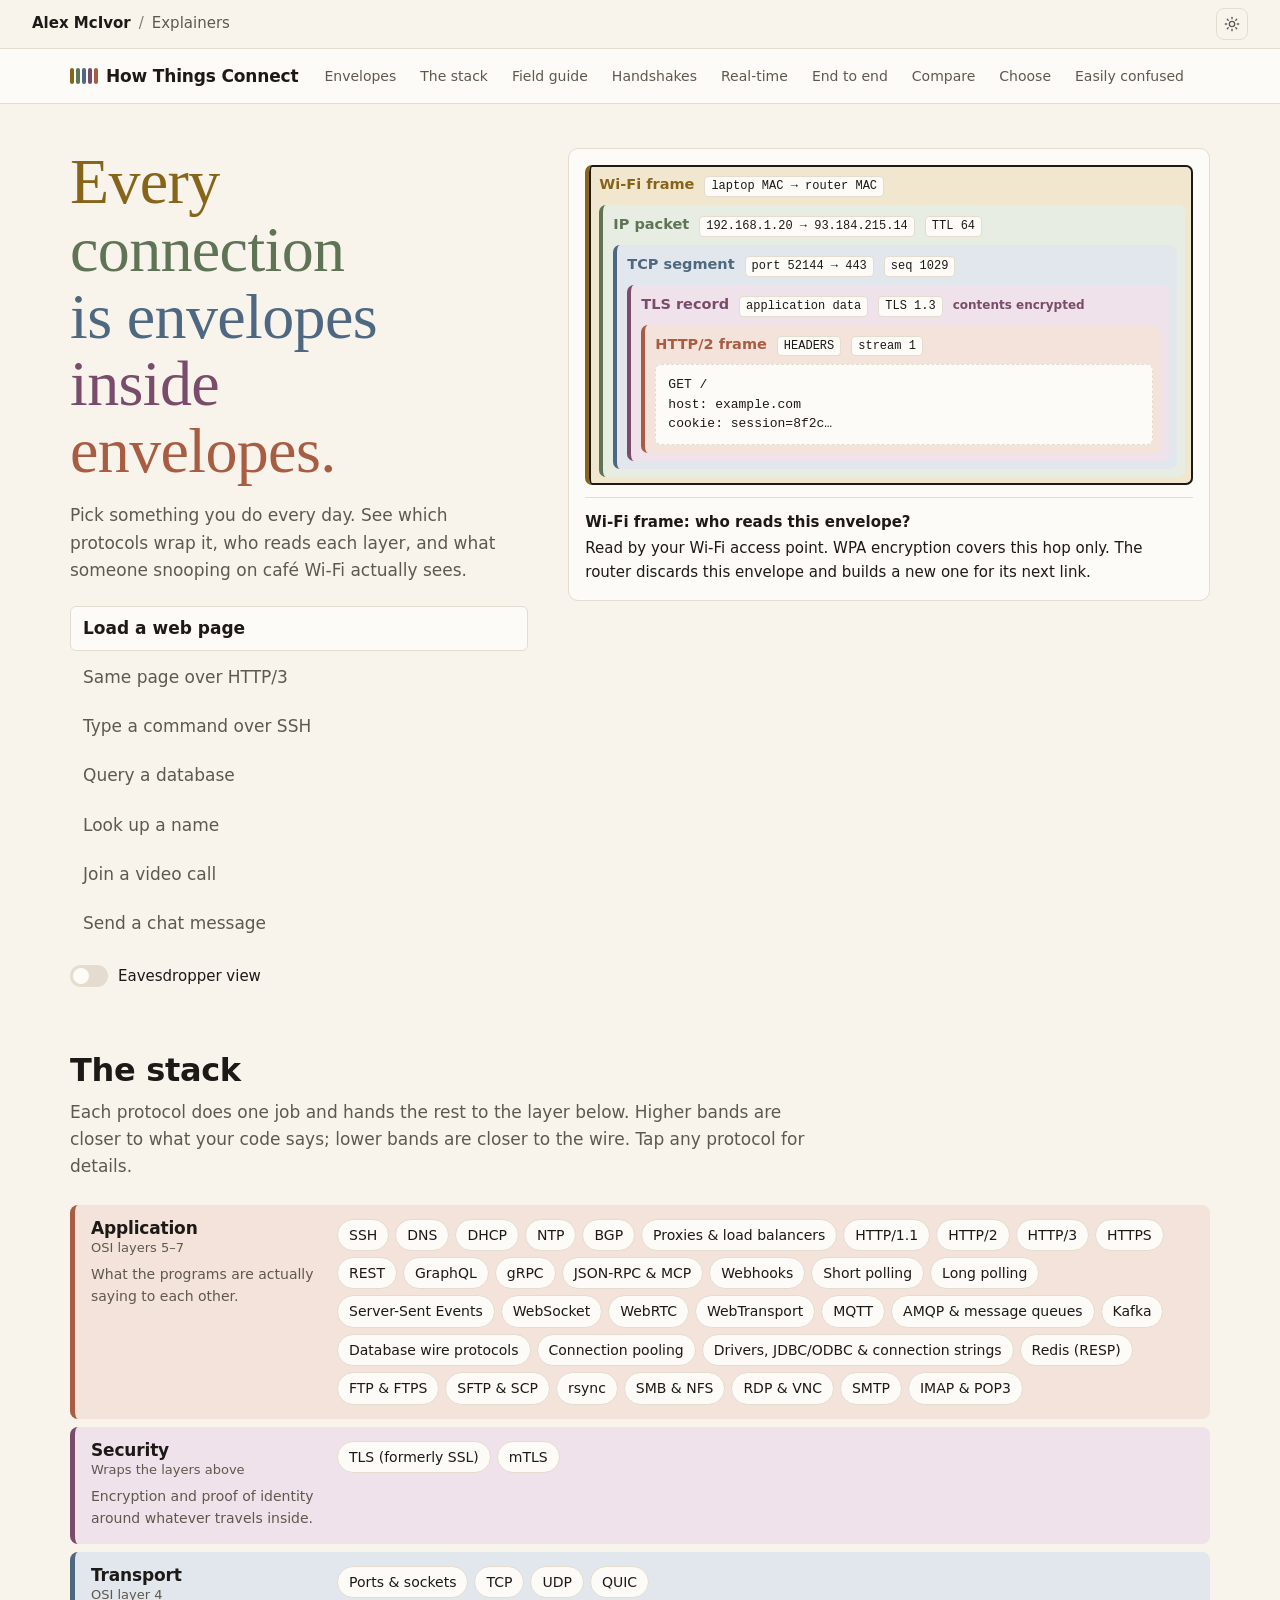
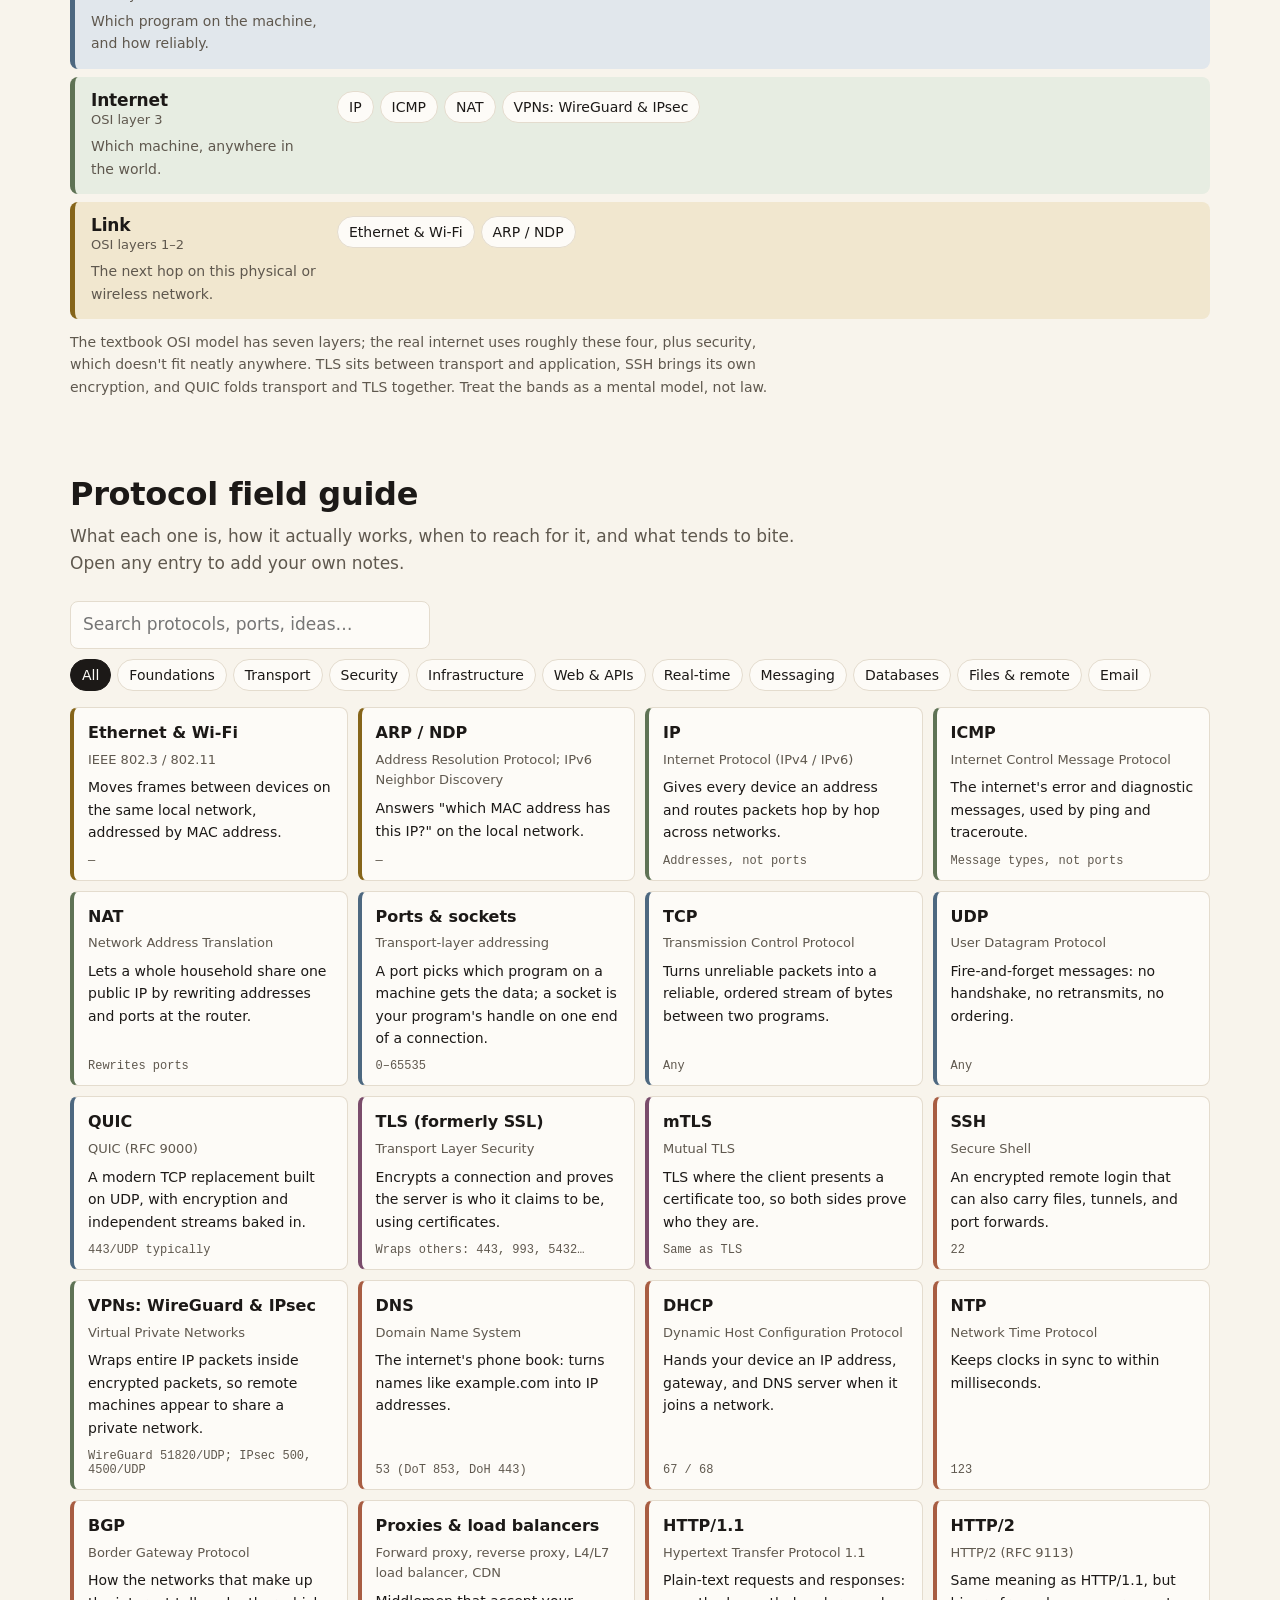
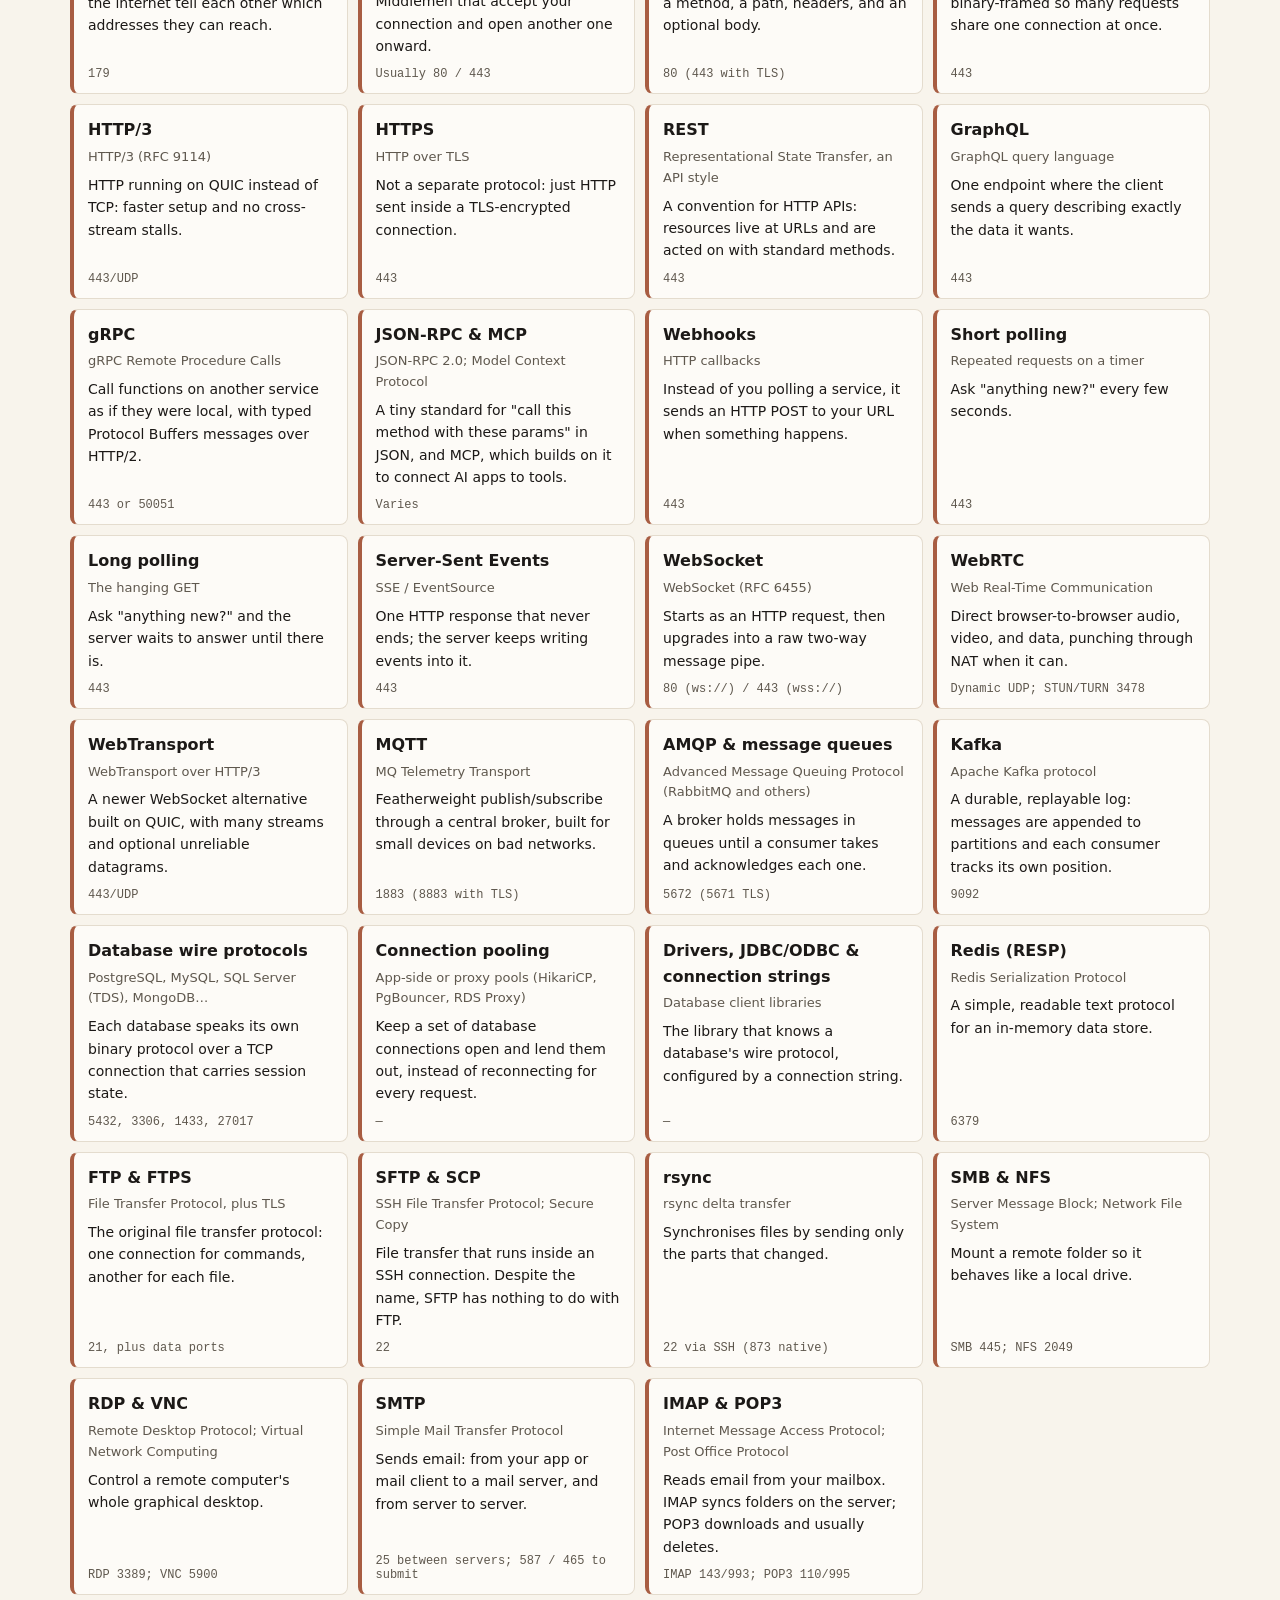
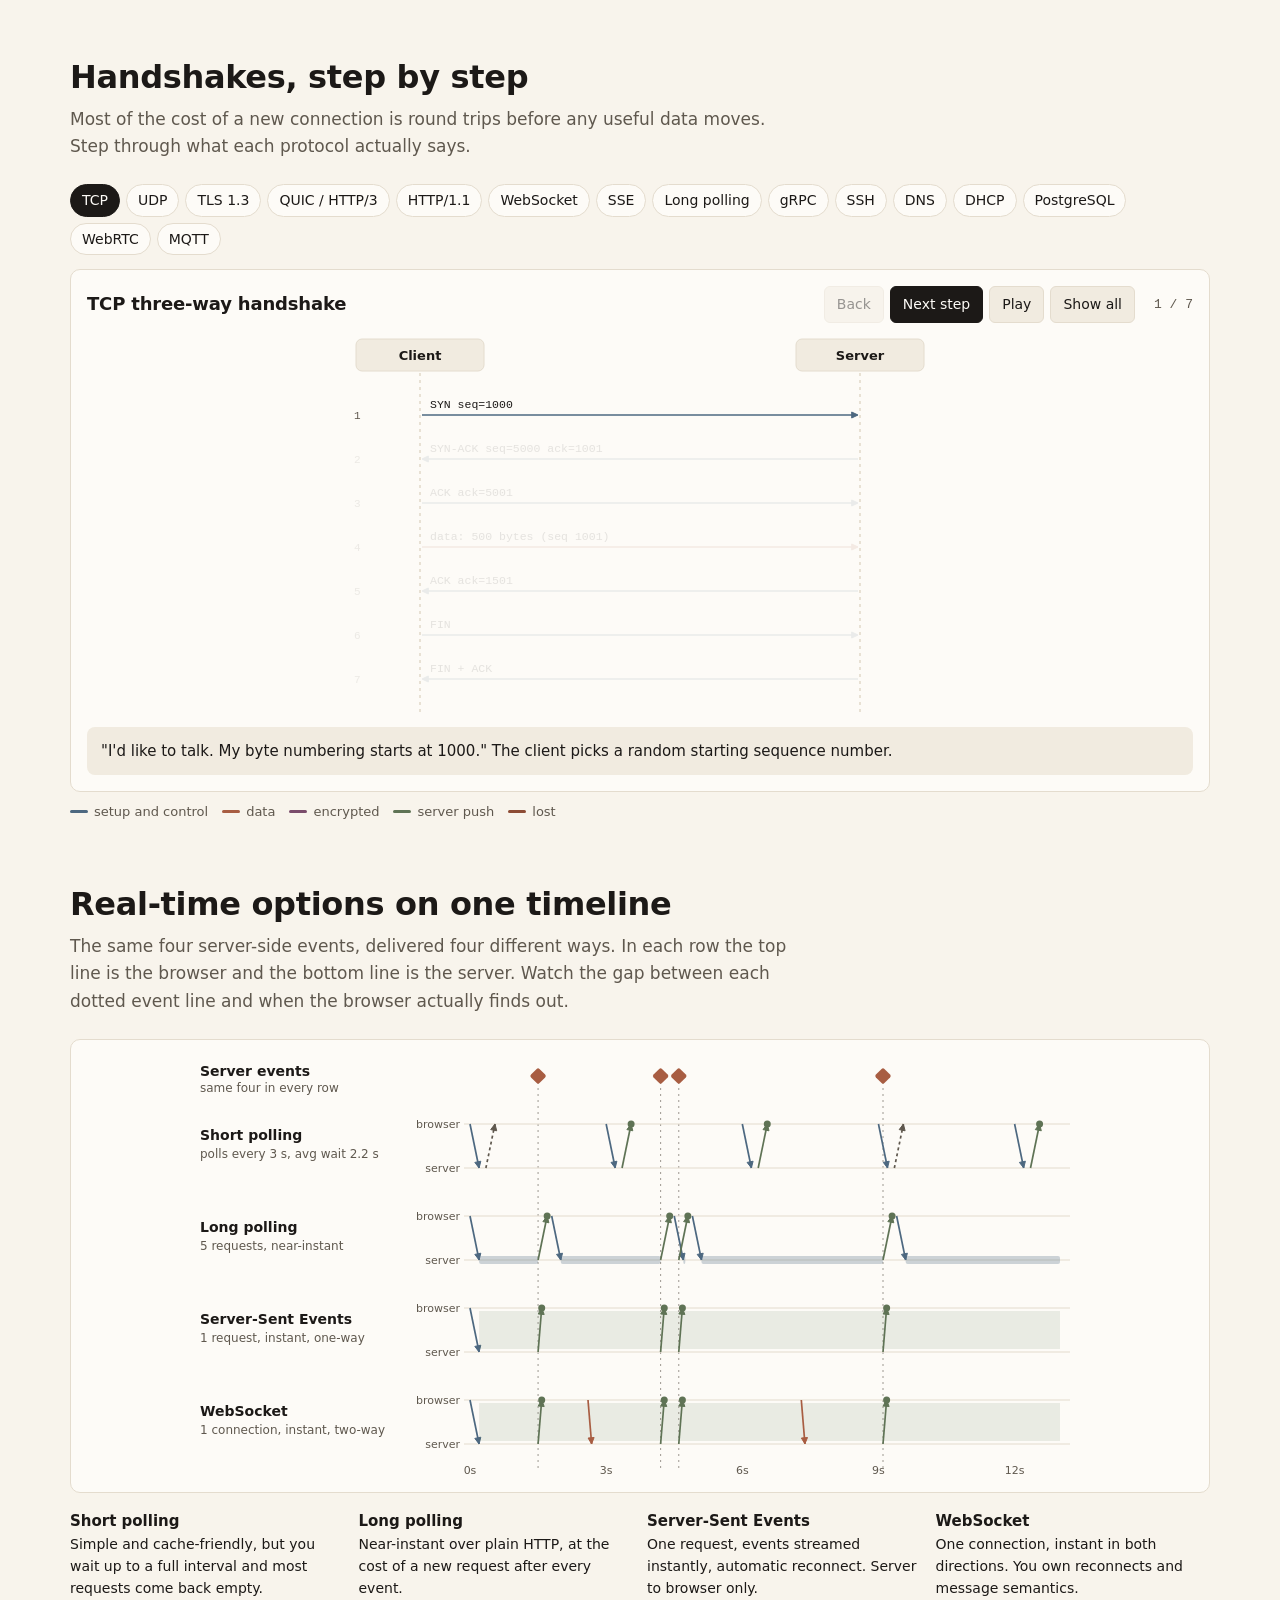
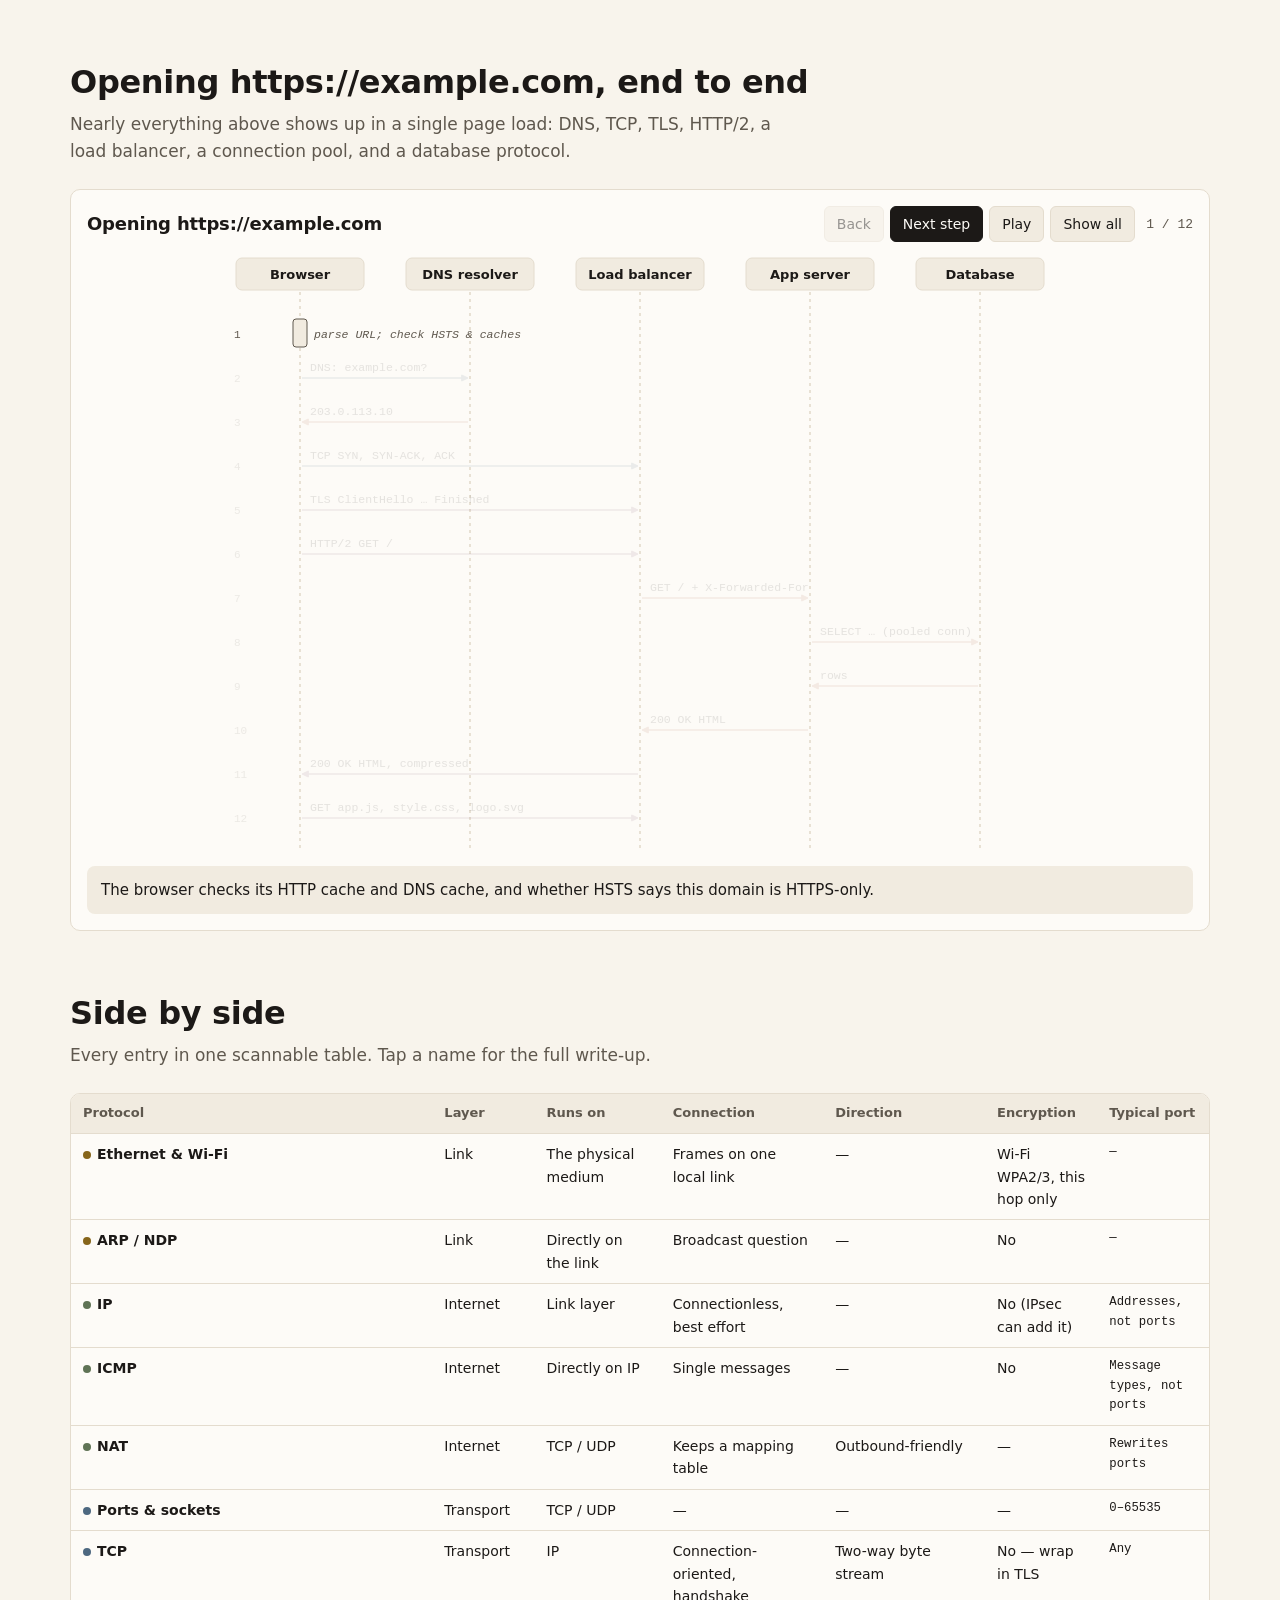
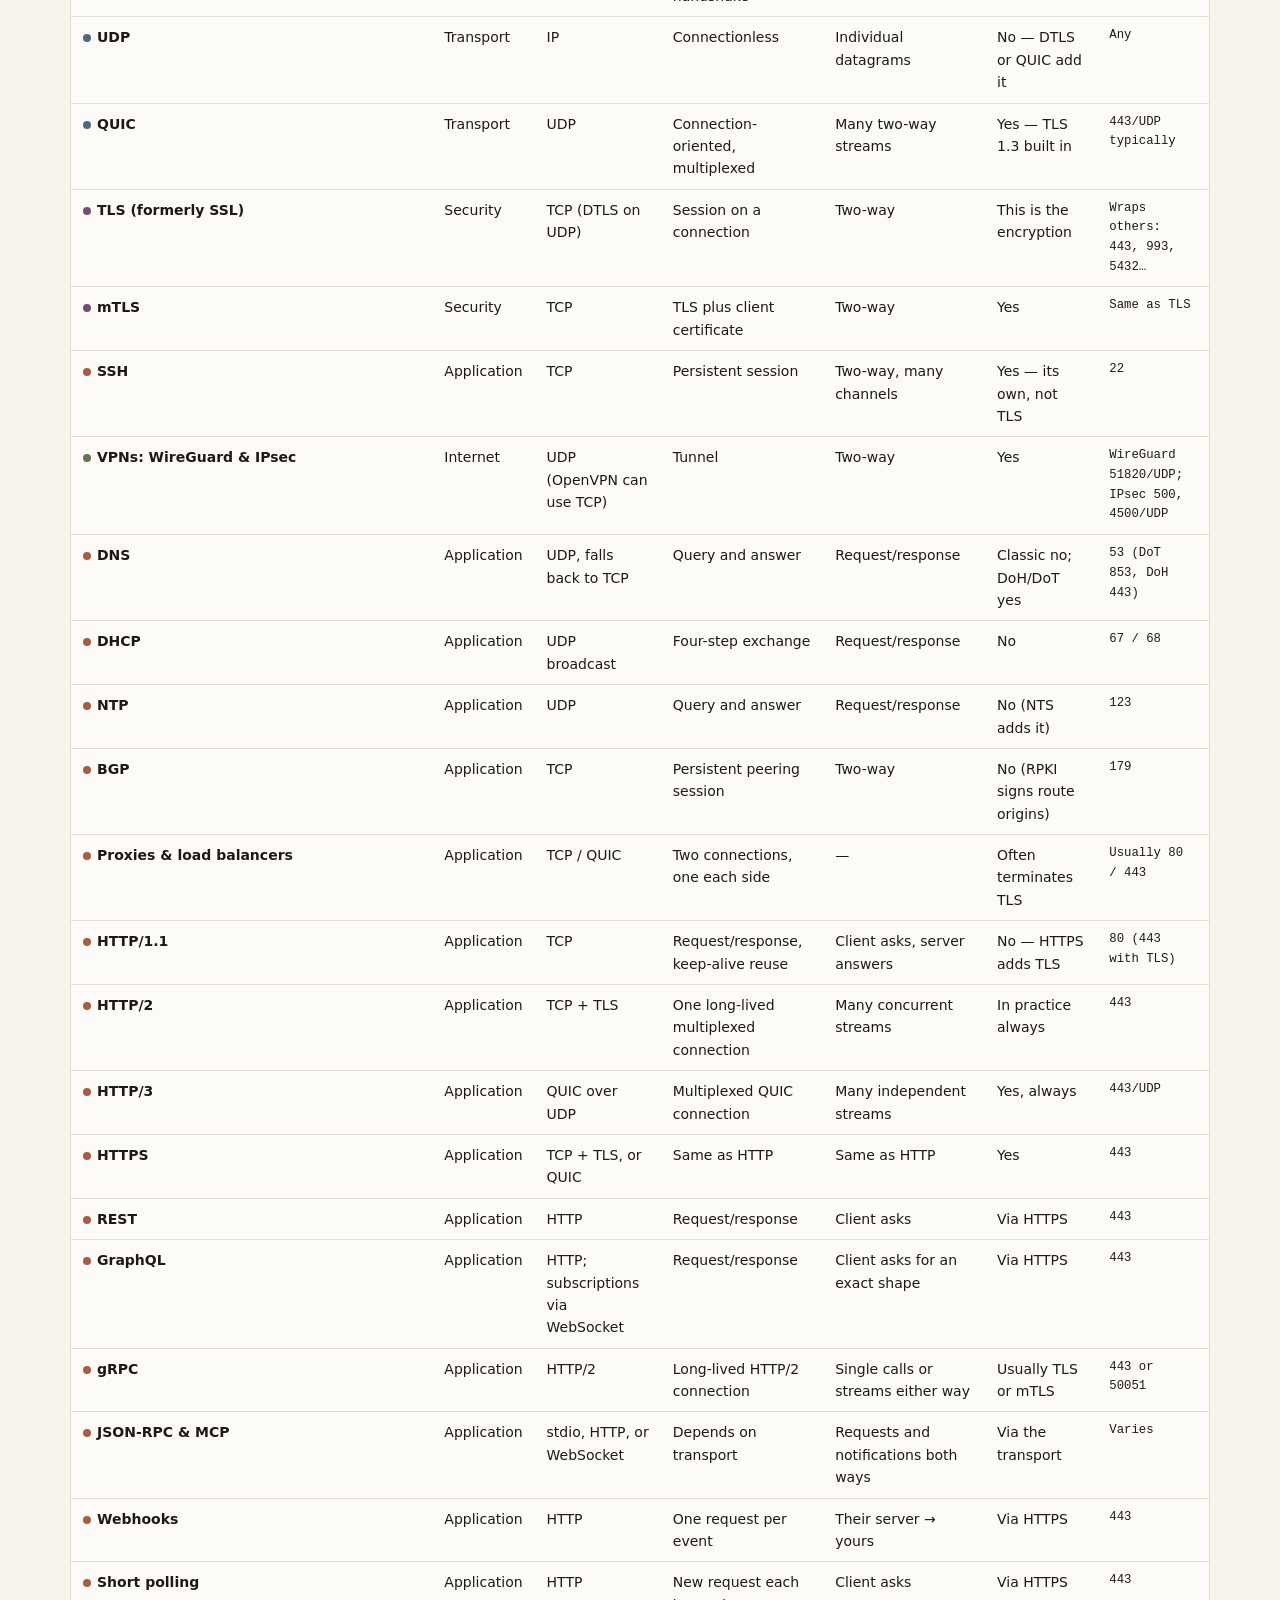
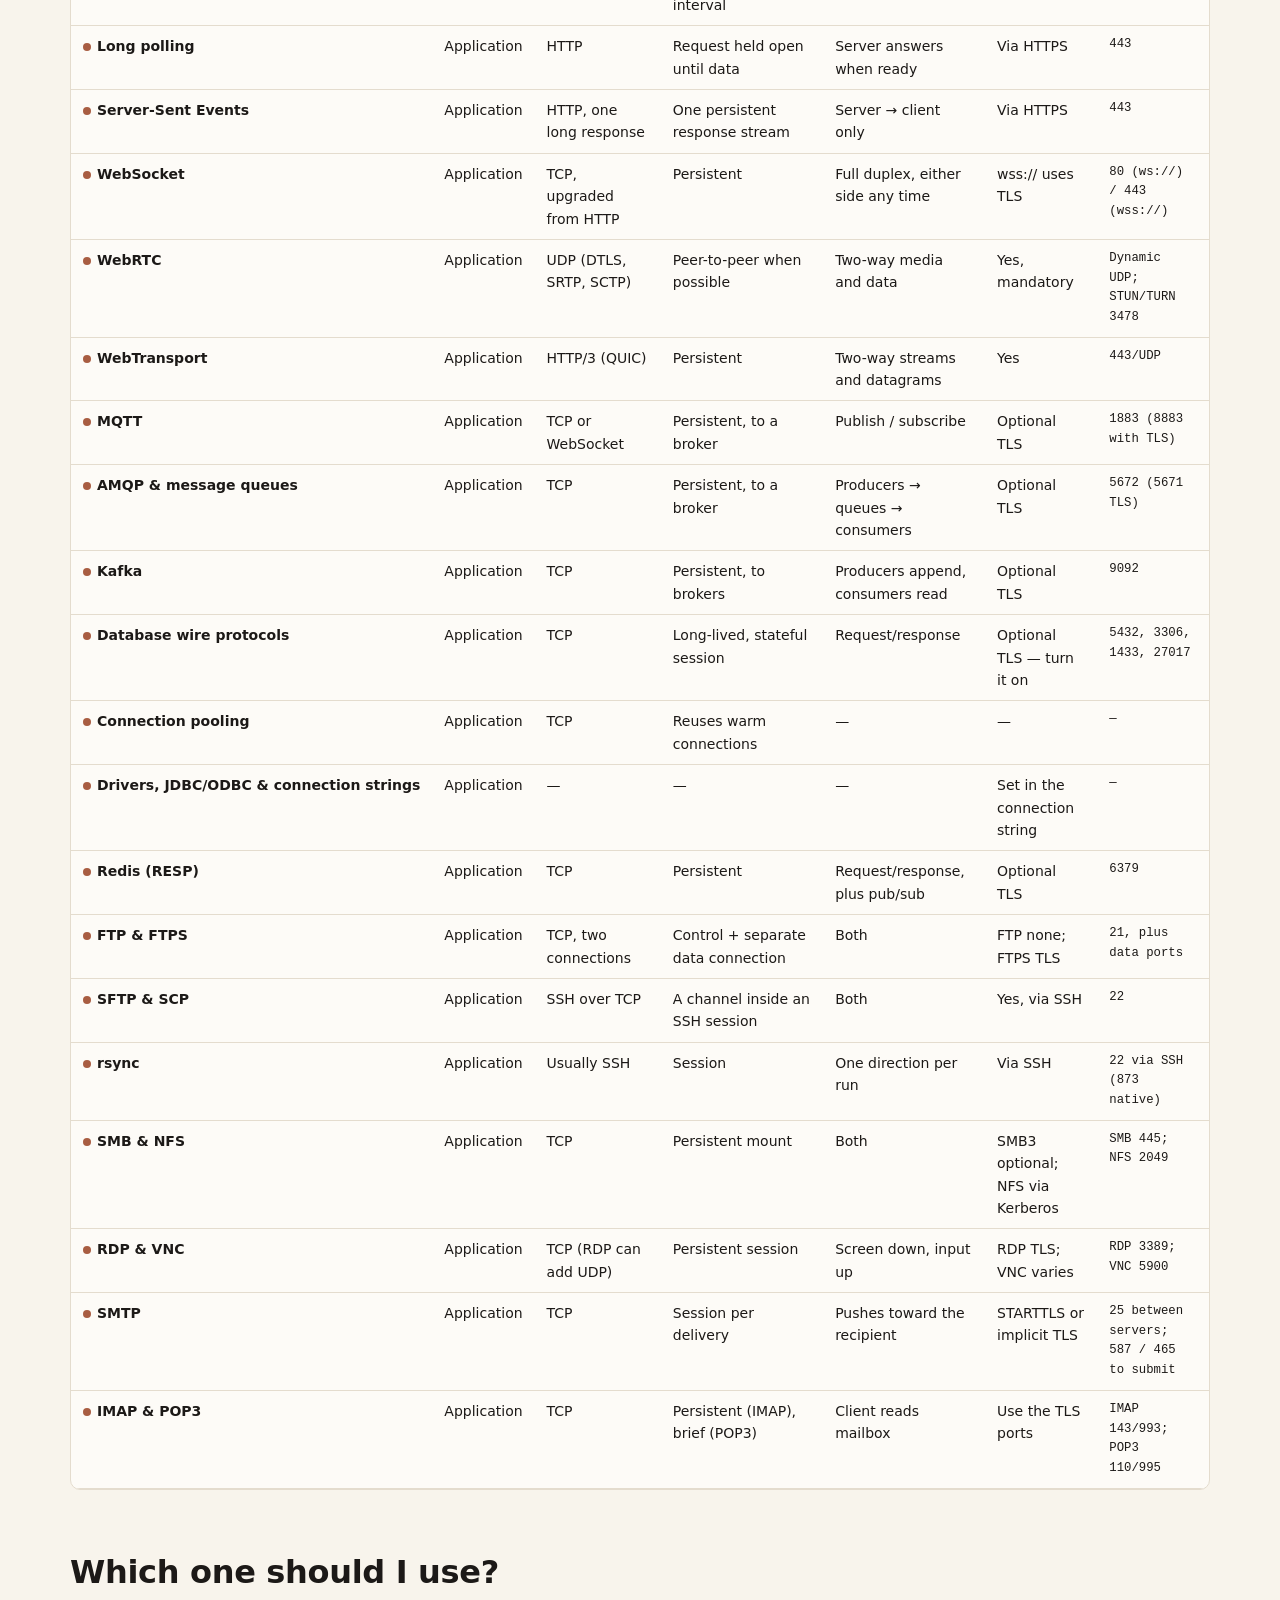
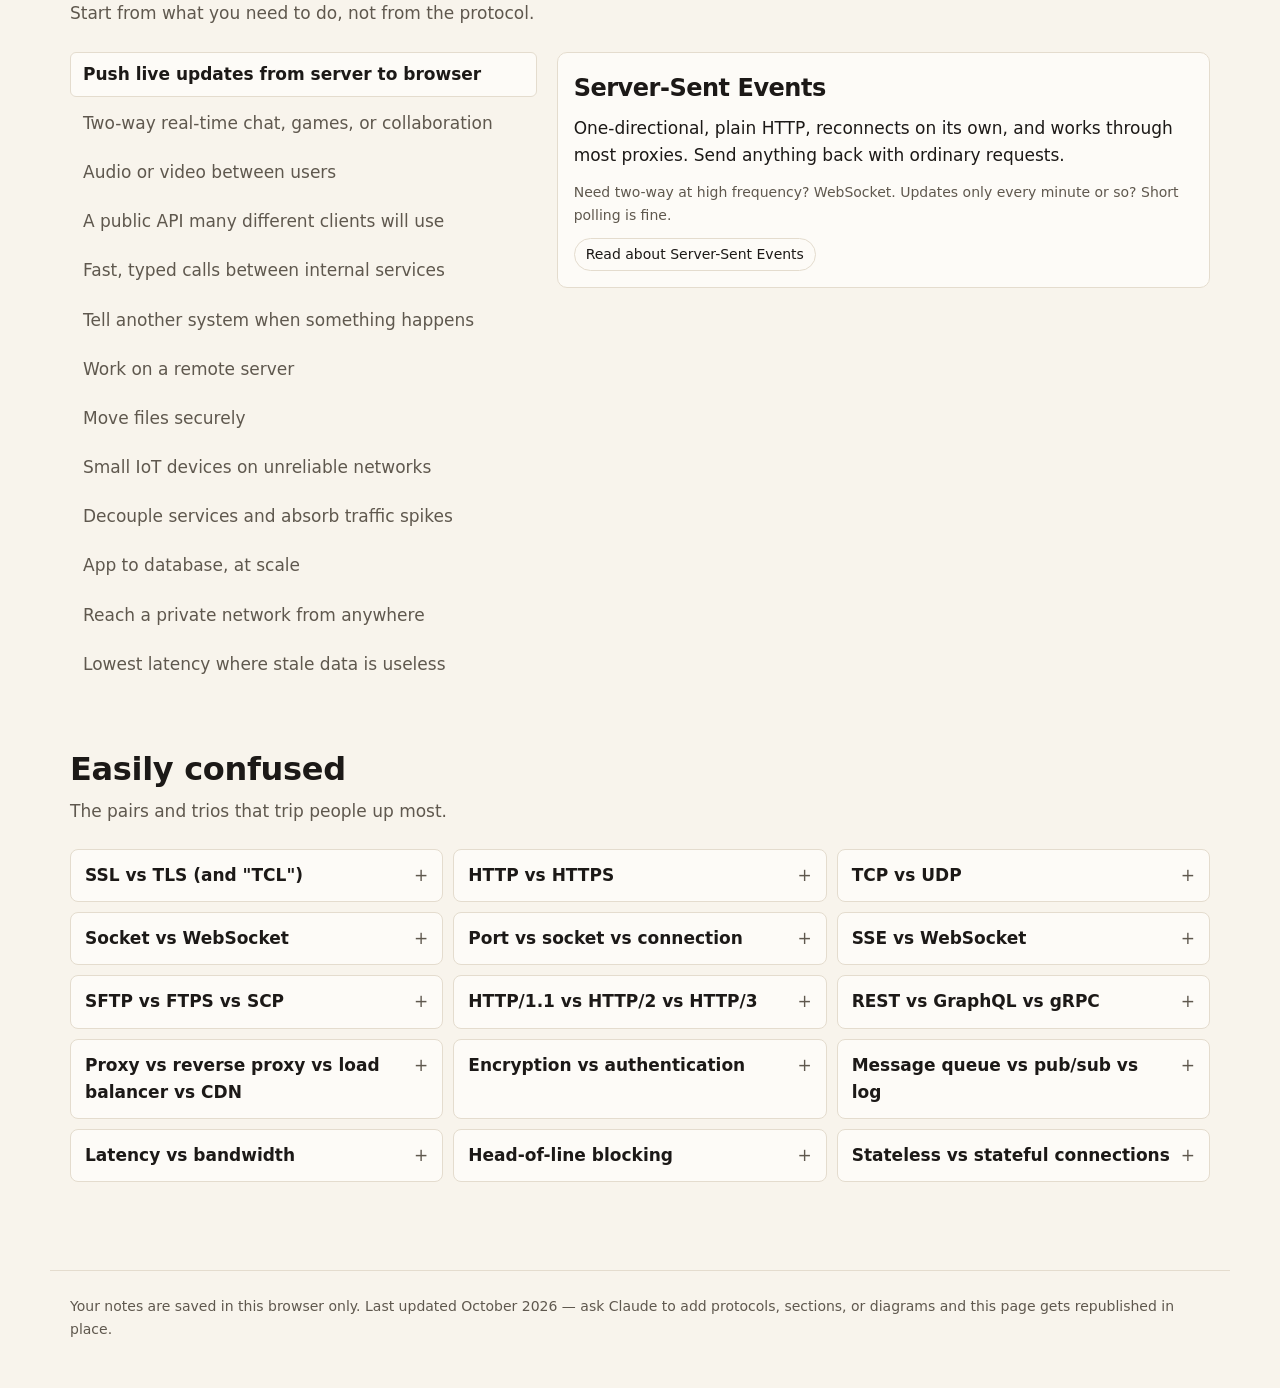
<file: explainers/networking/index.html>
<!DOCTYPE html>
<html lang="en">
<head>
<meta charset="utf-8">
<meta name="viewport" content="width=device-width, initial-scale=1, viewport-fit=cover">
<!-- Theme: light by default, applied before first paint. Same key as the rest of the
     site, so the choice made on the home page carries here and back. -->
<script>
  (function () {
    var KEY = 'theme';
    var DEFAULT = 'light';
    function apply(choice) {
      document.documentElement.setAttribute('data-theme', choice);
    }
    function stored() {
      try {
        var v = localStorage.getItem(KEY);
        return v === 'light' || v === 'dark' ? v : null;
      } catch (e) {
        return null;
      }
    }
    apply(stored() || DEFAULT);
    window.setTheme = function (choice) {
      apply(choice);
      try {
        localStorage.setItem(KEY, choice);
      } catch (e) {}
    };
  })();
</script>
<link rel="icon" href="../../favicon.ico" sizes="32x32">
<link rel="icon" href="../../favicon.svg" type="image/svg+xml">
<link rel="apple-touch-icon" href="../../apple-touch-icon.png">
<link rel="stylesheet" href="../../css/tokens.css">
<link rel="stylesheet" href="../../css/palette.css">
<title>How things connect — Alex McIvor</title>
<meta name="description" content="A field guide to network protocols: the layers that wrap every request, the handshakes, real-time options, and which to choose.">
<style>
/* Palette: mapped onto Cream & Ink (../../css/tokens.css, ../explainer.css). One colour
   per layer of the stack, from link (ochre) up to application (clay). */
:root{
  --bg:var(--paper); --surface:var(--paper-raised); --surface2:var(--paper-sunken); --muted:var(--ink-muted); --line:var(--paper-line);
  --app:var(--cat-clay); --sec:var(--cat-plum); --transport:var(--cat-slate); --internet:var(--cat-sage); --link:var(--cat-ochre); --bad:var(--clay-strong);
  --app-bg:var(--cat-clay-tint); --sec-bg:var(--cat-plum-tint); --transport-bg:var(--cat-slate-tint); --internet-bg:var(--cat-sage-tint); --link-bg:var(--cat-ochre-tint);
  --sans:var(--font-sans);
  --mono:var(--font-mono);
  box-sizing:border-box;
  padding-top:env(safe-area-inset-top,0px);
  padding-bottom:env(safe-area-inset-bottom,0px);
}
*,*::before,*::after{box-sizing:inherit}
html{scroll-padding-top:calc(env(safe-area-inset-top,0px) + 64px); scroll-behavior:smooth}
@media (prefers-reduced-motion: reduce){html{scroll-behavior:auto} *{animation:none!important; transition:none!important}}
body{margin:0; background:var(--bg); color:var(--ink); font:17px/1.6 var(--sans); -webkit-font-smoothing:antialiased}
body::before{content:""; position:fixed; inset:0 0 auto; height:env(safe-area-inset-top,0px); z-index:10; background:var(--surface)}
a{color:var(--clay)}
button{font:inherit; color:inherit}
:focus-visible{outline:2px solid var(--clay); outline-offset:2px; border-radius:4px}
code,.mono{font-family:var(--mono); font-size:.88em}

/* top bar */
.top{position:sticky; top:env(safe-area-inset-top,0px); z-index:9; background:var(--surface); border-bottom:1px solid var(--line)}
.top-in{max-width:1180px; margin:0 auto; display:flex; align-items:center; gap:16px; padding:10px 20px}
.brand{font-weight:700; letter-spacing:-.01em; white-space:nowrap; display:flex; align-items:center; gap:8px}
.wire{display:inline-flex; gap:2px}
.wire i{width:4px; height:16px; border-radius:2px; display:block}
.top nav{display:flex; gap:4px; overflow-x:auto; scrollbar-width:none; flex:1}
.top nav::-webkit-scrollbar{display:none}
.top nav a{color:var(--muted); text-decoration:none; font-size:14px; padding:6px 10px; border-radius:6px; white-space:nowrap}
.top nav a:hover{color:var(--ink); background:var(--surface2)}
.theme-btn{border:1px solid var(--line); background:var(--surface2); border-radius:6px; padding:5px 10px; font-size:13px; cursor:pointer; white-space:nowrap}

main{max-width:1180px; margin:0 auto; padding:0 20px 80px}
section{padding:56px 0 8px}
h1,h2,h3{letter-spacing:-.01em; line-height:1.15; margin:0}
h2{font-size:clamp(1.6rem,3vw,2rem); font-weight:650; margin-bottom:10px}
h3{font-size:18px; font-weight:600}
.lede{color:var(--muted); max-width:68ch; margin:0 0 24px}

/* hero */
.hero{display:grid; grid-template-columns:minmax(0,5fr) minmax(0,7fr); gap:40px; padding-top:44px; align-items:start}
.hero h1{font-family:var(--font-serif); font-size:clamp(2.4rem,5.5vw,4rem); font-weight:400; letter-spacing:-.01em; line-height:1.05}
.hero h1 span{display:block}
.hero h1 span:nth-child(1){color:var(--link)}
.hero h1 span:nth-child(2){color:var(--internet)}
.hero h1 span:nth-child(3){color:var(--transport)}
.hero h1 span:nth-child(4){color:var(--sec)}
.hero h1 span:nth-child(5){color:var(--app)}
.hero p{color:var(--muted); max-width:46ch; margin:18px 0 22px}
.scen{display:flex; flex-direction:column; gap:4px; margin-bottom:18px}
.scen button{text-align:left; border:1px solid transparent; background:none; padding:8px 12px; border-radius:6px; cursor:pointer; color:var(--muted)}
.scen button:hover{background:var(--surface)}
.scen button[aria-pressed="true"]{background:var(--surface); border-color:var(--line); color:var(--ink); font-weight:600}
.switch{display:flex; align-items:center; gap:10px; cursor:pointer; user-select:none; font-size:15px}
.switch input{appearance:none; width:38px; height:22px; border-radius:11px; background:var(--line); position:relative; cursor:pointer; margin:0; flex:none}
.switch input::after{content:""; position:absolute; top:3px; left:3px; width:16px; height:16px; border-radius:50%; background:var(--surface); transition:left .2s}
.switch input:checked{background:var(--sec)}
.switch input:checked::after{left:19px}

.env-wrap{background:var(--surface); border:1px solid var(--line); border-radius:10px; padding:16px}
.env{border-radius:7px; padding:8px 8px 8px 10px; border-left:4px solid; cursor:pointer; transition:box-shadow .15s}
.env + .who{margin-top:12px}
.env > .env, .env > .payload, .env > .cipher{margin-top:8px}
.env-link{background:var(--link-bg); border-color:var(--link)}
.env-internet{background:var(--internet-bg); border-color:var(--internet)}
.env-transport{background:var(--transport-bg); border-color:var(--transport)}
.env-sec{background:var(--sec-bg); border-color:var(--sec)}
.env-app{background:var(--app-bg); border-color:var(--app)}
.env.sel{box-shadow:0 0 0 2px var(--ink) inset}
.env-h{display:flex; flex-wrap:wrap; align-items:baseline; gap:6px 10px}
.env-name{font-weight:600; font-size:14.5px}
.env-link>.env-h .env-name{color:var(--link)} .env-internet>.env-h .env-name{color:var(--internet)} .env-transport>.env-h .env-name{color:var(--transport)} .env-sec>.env-h .env-name{color:var(--sec)} .env-app>.env-h .env-name{color:var(--app)}
.tag{font:12px/1.4 var(--mono); background:var(--surface); border:1px solid var(--line); padding:1px 6px; border-radius:4px; color:var(--ink)}
.lock{font-size:12px; color:var(--sec); font-weight:600}
.payload{background:var(--surface); border:1px dashed var(--line); border-radius:6px; padding:10px 12px; font:13px/1.5 var(--mono); white-space:pre-wrap; word-break:break-word}
.cipher{background:repeating-linear-gradient(135deg,var(--surface) 0 6px,var(--surface2) 6px 12px); border:1px solid var(--line); border-radius:6px; padding:12px; font:12px/1.5 var(--mono); color:var(--muted); word-break:break-all}
.cipher b{display:block; color:var(--sec); font-family:var(--sans); font-size:13px; margin-bottom:4px}
.who{border-top:1px solid var(--line); padding-top:12px; font-size:15px}
.who strong{display:block; margin-bottom:2px}
.who .see{display:grid; grid-template-columns:1fr 1fr; gap:12px; margin-top:4px}
.who .see div{font-size:14px} .who .see b{display:block; font-size:13px; color:var(--muted); font-weight:600}

/* stack */
.bands{display:flex; flex-direction:column; gap:8px}
.band{display:grid; grid-template-columns:230px 1fr; gap:16px; border-radius:8px; padding:14px 16px; border-left:5px solid}
.band-app{background:var(--app-bg); border-color:var(--app)} .band-sec{background:var(--sec-bg); border-color:var(--sec)} .band-transport{background:var(--transport-bg); border-color:var(--transport)} .band-internet{background:var(--internet-bg); border-color:var(--internet)} .band-link{background:var(--link-bg); border-color:var(--link)}
.band h3{font-size:17px} .band .osi{font-size:13px; color:var(--muted)} .band p{margin:4px 0 0; font-size:14px; color:var(--muted)}
.chips{display:flex; flex-wrap:wrap; gap:6px; align-content:flex-start}
.chip{border:1px solid var(--line); background:var(--surface); border-radius:999px; padding:4px 11px; font-size:14px; cursor:pointer}
.chip:hover{border-color:var(--ink)}
.chip[aria-pressed="true"]{background:var(--ink); color:var(--surface); border-color:var(--ink)}
.stack-note{font-size:14px; color:var(--muted); margin-top:12px; max-width:80ch}

/* guide */
.tools{display:flex; flex-wrap:wrap; gap:10px; align-items:center; margin-bottom:16px}
.search{flex:1 1 240px; max-width:360px; border:1px solid var(--line); background:var(--surface); border-radius:8px; padding:9px 12px; font:inherit; color:var(--ink)}
.grid{display:grid; grid-template-columns:repeat(auto-fill,minmax(270px,1fr)); gap:10px}
.card{text-align:left; background:var(--surface); border:1px solid var(--line); border-left:4px solid; border-radius:8px; padding:12px 14px; cursor:pointer; display:flex; flex-direction:column; gap:4px}
.card:hover{border-top-color:var(--ink); border-right-color:var(--ink); border-bottom-color:var(--ink)}
.card .nm{font-weight:600; font-size:16px; display:flex; justify-content:space-between; gap:8px}
.card .fl{font-size:13px; color:var(--muted)}
.card .sm{font-size:14px; margin-top:2px}
.card .pt{font:12px var(--mono); color:var(--muted); margin-top:auto; padding-top:6px}
.has-notes{font:500 11px var(--sans); color:var(--sec); white-space:nowrap}
.L-app{border-left-color:var(--app)} .L-sec{border-left-color:var(--sec)} .L-transport{border-left-color:var(--transport)} .L-internet{border-left-color:var(--internet)} .L-link{border-left-color:var(--link)}
.empty{color:var(--muted); padding:20px 0}

/* sequence player */
.tabs{display:flex; flex-wrap:wrap; gap:6px; margin-bottom:14px}
.panel{background:var(--surface); border:1px solid var(--line); border-radius:10px; padding:16px}
.seq-head{display:flex; flex-wrap:wrap; justify-content:space-between; align-items:center; gap:10px; margin-bottom:10px}
.seq-ctrls{display:flex; gap:6px; align-items:center; flex-wrap:wrap}
.btn{border:1px solid var(--line); background:var(--surface2); padding:6px 12px; border-radius:6px; cursor:pointer; font-size:14px}
.btn:hover:not(:disabled){border-color:var(--ink)}
.btn:disabled{opacity:.45; cursor:default}
.btn.primary{background:var(--ink); color:var(--surface); border-color:var(--ink)}
.count{font:13px var(--mono); color:var(--muted); min-width:52px; text-align:right}
.seq-scroll{overflow-x:auto; -webkit-overflow-scrolling:touch}
.seq-scroll svg{display:block; margin:0 auto}
.seq-note{margin:10px 0 0; padding:12px 14px; background:var(--surface2); border-radius:8px; min-height:3.2em; font-size:15px; max-width:none}
svg.seq text{font-family:var(--mono); font-size:11.5px; fill:var(--ink)}
svg.seq .actor-box{fill:var(--surface2); stroke:var(--line)}
svg.seq .actor-txt{font-family:var(--sans); font-size:13px; font-weight:600}
svg.seq .life{stroke:var(--line); stroke-dasharray:3 4}
svg.seq .num{fill:var(--muted); font-size:11px}
svg.seq .step{transition:opacity .25s}
svg.seq .step.future{opacity:.1}
svg.seq .step.current text.lbl{font-weight:500}
svg.seq .step.current .draw{animation:draw .45s ease-out}
@keyframes draw{from{stroke-dashoffset:1} to{stroke-dashoffset:0}}
svg.seq .draw{stroke-dasharray:1; stroke-dashoffset:0}
.k-ctrl line,.k-ctrl .head{stroke:var(--transport); fill:var(--transport)}
.k-data line,.k-data .head{stroke:var(--app); fill:var(--app)}
.k-secure line,.k-secure .head{stroke:var(--sec); fill:var(--sec)}
.k-push line,.k-push .head{stroke:var(--internet); fill:var(--internet)}
.k-lost line{stroke:var(--bad)} .k-lost .x{stroke:var(--bad); stroke-width:2.2}
svg line{stroke-width:1.7}
.k-self rect{fill:var(--surface2); stroke:var(--muted)}
.k-self text.lbl{fill:var(--muted); font-style:italic}
.legend{display:flex; flex-wrap:wrap; gap:14px; font-size:13px; color:var(--muted); margin-top:10px}
.legend span{display:inline-flex; align-items:center; gap:6px}
.legend i{width:18px; height:3px; border-radius:2px; display:inline-block}

/* realtime */
svg.rt text{font-family:var(--sans); font-size:12px; fill:var(--ink)}
svg.rt .lname{font-weight:600; font-size:14px}
svg.rt .lnote{fill:var(--muted); font-size:12px}
svg.rt .rail{stroke:var(--line); stroke-width:1.2}
svg.rt .guide{stroke:var(--muted); stroke-dasharray:2 4; stroke-width:1; opacity:.6}
svg.rt .ev{fill:var(--app)}
svg.rt .hold{fill:var(--transport); opacity:.28}
svg.rt .stream{fill:var(--internet); opacity:.12}
svg.rt .empty-r line, svg.rt .empty-r .head{stroke:var(--muted); fill:var(--muted)}
svg.rt .empty-r line{stroke-dasharray:3 3}
svg.rt .dot{fill:var(--internet)}
svg.rt .rl{fill:var(--muted); font-size:11px}
.rt-take{display:grid; grid-template-columns:repeat(auto-fit,minmax(220px,1fr)); gap:14px; margin-top:16px}
.rt-take div{font-size:14px} .rt-take b{display:block; font-size:15px}

/* table */
.tbl-wrap{overflow-x:auto; border:1px solid var(--line); border-radius:10px; background:var(--surface)}
table{border-collapse:collapse; width:100%; font-size:14px; min-width:880px}
th,td{text-align:left; padding:9px 12px; border-bottom:1px solid var(--line); vertical-align:top}
th{position:sticky; top:0; background:var(--surface2); font-weight:600; font-size:13px; color:var(--muted)}
td:first-child{font-weight:600; white-space:nowrap}
td .dotl{display:inline-block; width:8px; height:8px; border-radius:50%; margin-right:6px}
tr:hover td{background:var(--surface2)}
td button{all:unset; cursor:pointer} td button:hover{text-decoration:underline}
td button:focus-visible{outline:2px solid var(--transport)}

/* choose */
.choose{display:grid; grid-template-columns:minmax(0,5fr) minmax(0,7fr); gap:20px; align-items:start}
.needs{display:flex; flex-direction:column; gap:4px}
.needs button{text-align:left; background:none; border:1px solid transparent; border-radius:6px; padding:8px 12px; cursor:pointer; color:var(--muted)}
.needs button:hover{background:var(--surface)}
.needs button[aria-pressed="true"]{background:var(--surface); border-color:var(--line); color:var(--ink); font-weight:600}
.answer{position:sticky; top:calc(env(safe-area-inset-top,0px) + 70px)}
.answer .pick{font-size:24px; font-weight:700; letter-spacing:-.02em; margin:0 0 8px}
.answer p{margin:0 0 12px}
.answer .alt{font-size:14px; color:var(--muted)}

/* confusables */
.conf{display:grid; grid-template-columns:repeat(auto-fill,minmax(340px,1fr)); gap:10px}
details{background:var(--surface); border:1px solid var(--line); border-radius:8px; padding:0 14px}
summary{cursor:pointer; padding:12px 0; font-weight:600; list-style:none; display:flex; justify-content:space-between; gap:10px}
summary::-webkit-details-marker{display:none}
summary::after{content:"+"; color:var(--muted); font-weight:400}
details[open] summary::after{content:"−"}
details div{padding:0 0 14px; font-size:15px; color:var(--ink)}
details div p{margin:0 0 8px}

/* dialog */
dialog{border:1px solid var(--line); border-radius:12px; background:var(--surface); color:var(--ink); padding:0; width:min(860px,calc(100vw - 24px)); max-height:calc(100dvh - 32px)}
dialog::backdrop{background:rgba(10,16,24,.55)}
.dlg-in{padding:22px 24px 24px; overflow:auto; max-height:calc(100dvh - 34px)}
.dlg-top{display:flex; justify-content:space-between; gap:12px; align-items:flex-start}
.dlg-top h2{margin:0}
.dlg-full{color:var(--muted); margin:2px 0 10px}
.close{border:1px solid var(--line); background:var(--surface2); border-radius:6px; padding:4px 10px; cursor:pointer}
.facts{display:grid; grid-template-columns:repeat(auto-fit,minmax(150px,1fr)); gap:8px; margin:14px 0 18px}
.facts div{background:var(--surface2); border-radius:7px; padding:8px 10px; font-size:14px}
.facts b{display:block; font-size:12px; color:var(--muted); font-weight:600}
.dlg-sec{margin:0 0 14px} .dlg-sec h3{font-size:15px; margin-bottom:3px} .dlg-sec p{margin:0; max-width:75ch}
.watch{border-left:3px solid var(--bad); padding-left:12px}
.badge{display:inline-block; font-size:12px; font-weight:600; padding:2px 8px; border-radius:999px; margin-right:6px}
.notes textarea{width:100%; min-height:110px; border:1px solid var(--line); border-radius:8px; background:var(--surface2); color:var(--ink); font:15px/1.5 var(--sans); padding:10px 12px; resize:vertical}
.notes small{color:var(--muted)}
footer{max-width:1180px; margin:0 auto; padding:24px 20px 48px; color:var(--muted); font-size:14px; border-top:1px solid var(--line)}

@media (max-width:860px){
  .hero,.choose{grid-template-columns:1fr; gap:24px}
  .band{grid-template-columns:1fr; gap:8px}
  .answer{position:static}
  .brand .txt{display:none}
  .who .see{grid-template-columns:1fr}
  .scen{flex-direction:row; flex-wrap:wrap}
  .scen button{border-color:var(--line); padding:6px 10px; font-size:14px}
}
</style>
<link rel="stylesheet" href="../explainer.css">
</head>
<body>
<div class="site-strip">
  <nav class="site-strip__crumbs" aria-label="Site">
    <a class="site-strip__home" href="../../">Alex McIvor</a>
    <span class="site-strip__sep" aria-hidden="true">/</span>
    <a href="../">Explainers</a>
  </nav>
  <button id="theme-toggle" type="button" class="site-strip__toggle" aria-label="Toggle dark mode" title="Toggle dark mode">
    <span class="theme-icon theme-icon-sun" aria-hidden="true"><svg xmlns="http://www.w3.org/2000/svg" width="16" height="16" viewBox="0 0 24 24" fill="none" stroke="currentColor" stroke-width="2" stroke-linecap="round" stroke-linejoin="round"><circle cx="12" cy="12" r="4"></circle><path d="M12 2v2"></path><path d="M12 20v2"></path><path d="m4.93 4.93 1.41 1.41"></path><path d="m17.66 17.66 1.41 1.41"></path><path d="M2 12h2"></path><path d="M20 12h2"></path><path d="m6.34 17.66-1.41 1.41"></path><path d="m19.07 4.93-1.41 1.41"></path></svg></span>
    <span class="theme-icon theme-icon-moon" aria-hidden="true"><svg xmlns="http://www.w3.org/2000/svg" width="16" height="16" viewBox="0 0 24 24" fill="none" stroke="currentColor" stroke-width="2" stroke-linecap="round" stroke-linejoin="round"><path d="M21 12.79A9 9 0 1 1 11.21 3 7 7 0 0 0 21 12.79z"></path></svg></span>
  </button>
</div>
<header class="top"><div class="top-in">
  <div class="brand"><span class="wire" aria-hidden="true"><i style="background:var(--link)"></i><i style="background:var(--internet)"></i><i style="background:var(--transport)"></i><i style="background:var(--sec)"></i><i style="background:var(--app)"></i></span><span class="txt">How Things Connect</span></div>
  <nav aria-label="Sections">
    <a href="#envelopes">Envelopes</a><a href="#stack">The stack</a><a href="#guide">Field guide</a><a href="#handshakes">Handshakes</a><a href="#realtime">Real-time</a><a href="#journey">End to end</a><a href="#compare">Compare</a><a href="#choose">Choose</a><a href="#confusables">Easily confused</a>
  </nav>
</div></header>

<main>
<section id="envelopes" class="hero">
  <div>
    <h1><span>Every</span><span>connection</span><span>is envelopes</span><span>inside</span><span>envelopes.</span></h1>
    <p>Pick something you do every day. See which protocols wrap it, who reads each layer, and what someone snooping on café Wi-Fi actually sees.</p>
    <div class="scen" id="scen"></div>
    <label class="switch"><input type="checkbox" id="snoop"> Eavesdropper view</label>
  </div>
  <div class="env-wrap" id="envWrap"></div>
</section>

<section id="stack">
  <h2>The stack</h2>
  <p class="lede">Each protocol does one job and hands the rest to the layer below. Higher bands are closer to what your code says; lower bands are closer to the wire. Tap any protocol for details.</p>
  <div class="bands" id="bands"></div>
  <p class="stack-note">The textbook OSI model has seven layers; the real internet uses roughly these four, plus security, which doesn't fit neatly anywhere. TLS sits between transport and application, SSH brings its own encryption, and QUIC folds transport and TLS together. Treat the bands as a mental model, not law.</p>
</section>

<section id="guide">
  <h2>Protocol field guide</h2>
  <p class="lede">What each one is, how it actually works, when to reach for it, and what tends to bite. Open any entry to add your own notes.</p>
  <div class="tools">
    <input class="search" id="q" type="search" placeholder="Search protocols, ports, ideas…" aria-label="Search protocols">
    <div class="chips" id="cats"></div>
  </div>
  <div class="grid" id="grid"></div>
</section>

<section id="handshakes">
  <h2>Handshakes, step by step</h2>
  <p class="lede">Most of the cost of a new connection is round trips before any useful data moves. Step through what each protocol actually says.</p>
  <div class="tabs" id="seqTabs" role="tablist" aria-label="Choose a handshake"></div>
  <div class="panel" id="seqPanel"></div>
  <div class="legend" aria-hidden="true">
    <span><i style="background:var(--transport)"></i>setup and control</span>
    <span><i style="background:var(--app)"></i>data</span>
    <span><i style="background:var(--sec)"></i>encrypted</span>
    <span><i style="background:var(--internet)"></i>server push</span>
    <span><i style="background:var(--bad)"></i>lost</span>
  </div>
</section>

<section id="realtime">
  <h2>Real-time options on one timeline</h2>
  <p class="lede">The same four server-side events, delivered four different ways. In each row the top line is the browser and the bottom line is the server. Watch the gap between each dotted event line and when the browser actually finds out.</p>
  <div class="panel"><div class="seq-scroll" id="rt"></div></div>
  <div class="rt-take">
    <div><b>Short polling</b>Simple and cache-friendly, but you wait up to a full interval and most requests come back empty.</div>
    <div><b>Long polling</b>Near-instant over plain HTTP, at the cost of a new request after every event.</div>
    <div><b>Server-Sent Events</b>One request, events streamed instantly, automatic reconnect. Server to browser only.</div>
    <div><b>WebSocket</b>One connection, instant in both directions. You own reconnects and message semantics.</div>
  </div>
</section>

<section id="journey">
  <h2>Opening https://example.com, end to end</h2>
  <p class="lede">Nearly everything above shows up in a single page load: DNS, TCP, TLS, HTTP/2, a load balancer, a connection pool, and a database protocol.</p>
  <div class="panel" id="journeyPanel"></div>
</section>

<section id="compare">
  <h2>Side by side</h2>
  <p class="lede">Every entry in one scannable table. Tap a name for the full write-up.</p>
  <div class="tbl-wrap"><table id="tbl"></table></div>
</section>

<section id="choose">
  <h2>Which one should I use?</h2>
  <p class="lede">Start from what you need to do, not from the protocol.</p>
  <div class="choose">
    <div class="needs" id="needs"></div>
    <div class="panel answer" id="answer" aria-live="polite"></div>
  </div>
</section>

<section id="confusables">
  <h2>Easily confused</h2>
  <p class="lede">The pairs and trios that trip people up most.</p>
  <div class="conf" id="conf"></div>
</section>
</main>

<footer>Your notes are saved in this browser only. Last updated October 2026 — ask Claude to add protocols, sections, or diagrams and this page gets republished in place.</footer>

<dialog id="dlg" aria-labelledby="dlgTitle"><div class="dlg-in" id="dlgIn"></div></dialog>

<script>
"use strict";
const LAYERS = {
  app:{name:`Application`, osi:`OSI layers 5–7`, desc:`What the programs are actually saying to each other.`},
  sec:{name:`Security`, osi:`Wraps the layers above`, desc:`Encryption and proof of identity around whatever travels inside.`},
  transport:{name:`Transport`, osi:`OSI layer 4`, desc:`Which program on the machine, and how reliably.`},
  internet:{name:`Internet`, osi:`OSI layer 3`, desc:`Which machine, anywhere in the world.`},
  link:{name:`Link`, osi:`OSI layers 1–2`, desc:`The next hop on this physical or wireless network.`}
};
const ORDER = ["app","sec","transport","internet","link"];

const P = [
{id:`ethernet`, name:`Ethernet & Wi-Fi`, full:`IEEE 802.3 / 802.11`, cat:`Foundations`, layer:`link`, port:`—`, tr:`The physical medium`, conn:`Frames on one local link`, dir:`—`, enc:`Wi-Fi WPA2/3, this hop only`,
 sum:`Moves frames between devices on the same local network, addressed by MAC address.`,
 how:`Every network card has a MAC address. Switches learn which MAC lives on which port and forward frames accordingly. A frame only survives one hop: each router strips it off and builds a fresh one for the next link.`,
 use:`Everything. It is the bottom of nearly every connection you make.`,
 watch:`Wi-Fi encryption protects you only between your device and the access point, not across the internet.`, rel:[`arp`,`ip`]},
{id:`arp`, name:`ARP / NDP`, full:`Address Resolution Protocol; IPv6 Neighbor Discovery`, cat:`Foundations`, layer:`link`, port:`—`, tr:`Directly on the link`, conn:`Broadcast question`, dir:`—`, enc:`No`,
 sum:`Answers "which MAC address has this IP?" on the local network.`,
 how:`Your machine broadcasts "who has 192.168.1.1?" and the router replies with its MAC. The answer is cached briefly. IPv6 does the same job with Neighbor Discovery.`,
 use:`Automatic: the glue between IP addresses and physical delivery.`,
 watch:`It is unauthenticated, so someone on the same network can lie (ARP spoofing) to intercept traffic. One more reason TLS matters on shared networks.`, rel:[`ethernet`,`ip`]},
{id:`ip`, name:`IP`, full:`Internet Protocol (IPv4 / IPv6)`, cat:`Foundations`, layer:`internet`, port:`Addresses, not ports`, tr:`Link layer`, conn:`Connectionless, best effort`, dir:`—`, enc:`No (IPsec can add it)`,
 sum:`Gives every device an address and routes packets hop by hop across networks.`,
 how:`Each packet carries a source and destination address. Routers look at the destination and pass the packet toward the next router. Packets can arrive late, out of order, duplicated, or not at all; IP makes no promises, and TCP or QUIC above it repair that.`,
 use:`Every internet connection. IPv4 looks like 93.184.215.14; IPv6 like 2606:2800:21f:cb07::1.`,
 watch:`IPv4 addresses ran out, which is why NAT exists. The TTL (hop limit) counts down at each router so misrouted packets cannot loop forever.`, rel:[`icmp`,`nat`,`tcp`,`udp`]},
{id:`icmp`, name:`ICMP`, full:`Internet Control Message Protocol`, cat:`Foundations`, layer:`internet`, port:`Message types, not ports`, tr:`Directly on IP`, conn:`Single messages`, dir:`—`, enc:`No`,
 sum:`The internet's error and diagnostic messages, used by ping and traceroute.`,
 how:`Routers send ICMP back when something goes wrong: destination unreachable, time exceeded, packet too big. Ping sends an Echo Request and waits for an Echo Reply. Traceroute sends packets with increasing TTL so each router on the path reveals itself when it drops them.`,
 use:`Debugging reachability and latency; path MTU discovery.`,
 watch:`Blocking all ICMP breaks things subtly, since oversized packets then vanish silently. A failed ping does not prove a host is down; many hosts ignore it.`, rel:[`ip`]},
{id:`nat`, name:`NAT`, full:`Network Address Translation`, cat:`Foundations`, layer:`internet`, port:`Rewrites ports`, tr:`TCP / UDP`, conn:`Keeps a mapping table`, dir:`Outbound-friendly`, enc:`—`,
 sum:`Lets a whole household share one public IP by rewriting addresses and ports at the router.`,
 how:`When your laptop (192.168.1.20:52144) connects out, the router swaps in its public IP and a fresh port and remembers the mapping so replies find their way back. Unsolicited inbound traffic has no mapping, so it is dropped.`,
 use:`Almost every home and office network; cloud NAT gateways.`,
 watch:`It is why peer-to-peer is hard and why WebRTC needs STUN and TURN. Mappings expire, so long-lived idle connections need keepalives.`, rel:[`ip`,`webrtc`]},
{id:`ports`, name:`Ports & sockets`, full:`Transport-layer addressing`, cat:`Foundations`, layer:`transport`, port:`0–65535`, tr:`TCP / UDP`, conn:`—`, dir:`—`, enc:`—`,
 sum:`A port picks which program on a machine gets the data; a socket is your program's handle on one end of a connection.`,
 how:`A TCP connection is identified by four values: client IP, client port, server IP, server port. Servers listen on well-known ports (443, 22, 5432); clients get a random high "ephemeral" port. A socket is the operating-system object your code reads from and writes to.`,
 use:`Every TCP or UDP conversation. "Port 5432 is open" means a process is listening there.`,
 watch:`A socket is not a WebSocket. Ports below 1024 usually need admin rights to listen on. Running out of ephemeral ports is a real failure mode for busy proxies.`, rel:[`tcp`,`udp`,`websocket`]},
{id:`tcp`, name:`TCP`, full:`Transmission Control Protocol`, cat:`Transport`, layer:`transport`, port:`Any`, tr:`IP`, conn:`Connection-oriented, handshake`, dir:`Two-way byte stream`, enc:`No — wrap in TLS`, seq:`tcp`,
 sum:`Turns unreliable packets into a reliable, ordered stream of bytes between two programs.`,
 how:`A three-way handshake (SYN, SYN-ACK, ACK) agrees on starting sequence numbers. Every byte is numbered; the receiver acknowledges what arrived and the sender retransmits what did not. Flow control stops a fast sender from drowning a slow receiver, and congestion control backs off when the network is overloaded.`,
 use:`HTTP/1.1 and HTTP/2, SSH, databases, email: most things that must not lose data.`,
 watch:`Head-of-line blocking: one lost packet stalls everything behind it, even unrelated data. The handshake costs a full round trip before any data flows.`, rel:[`udp`,`quic`,`tls`]},
{id:`udp`, name:`UDP`, full:`User Datagram Protocol`, cat:`Transport`, layer:`transport`, port:`Any`, tr:`IP`, conn:`Connectionless`, dir:`Individual datagrams`, enc:`No — DTLS or QUIC add it`, seq:`udp`,
 sum:`Fire-and-forget messages: no handshake, no retransmits, no ordering.`,
 how:`Each datagram is sent on its own with just ports, a length, and a checksum. If it is lost, nobody notices unless the application does. That minimalism is the point: the app decides what reliability it needs.`,
 use:`DNS, video calls, games, VoIP, live streaming, and as the base for QUIC and WireGuard.`,
 watch:`No congestion control by default, so careless apps can flood a network. NAT mappings for UDP expire quickly.`, rel:[`tcp`,`quic`,`dns`,`webrtc`]},
{id:`quic`, name:`QUIC`, full:`QUIC (RFC 9000)`, cat:`Transport`, layer:`transport`, port:`443/UDP typically`, tr:`UDP`, conn:`Connection-oriented, multiplexed`, dir:`Many two-way streams`, enc:`Yes — TLS 1.3 built in`, seq:`quic`,
 sum:`A modern TCP replacement built on UDP, with encryption and independent streams baked in.`,
 how:`QUIC merges the transport and TLS handshakes into one round trip (zero on resumption). It carries many independent streams, so a lost packet only stalls the stream it belonged to. Connections have IDs instead of being tied to an IP and port, so they survive switching from Wi-Fi to cellular.`,
 use:`HTTP/3, which a large share of traffic to big sites already uses.`,
 watch:`Some corporate firewalls block UDP 443; browsers then fall back to HTTP/2 over TCP. It costs more CPU than kernel TCP.`, rel:[`udp`,`tcp`,`http3`,`tls`]},
{id:`tls`, name:`TLS (formerly SSL)`, full:`Transport Layer Security`, cat:`Security`, layer:`sec`, port:`Wraps others: 443, 993, 5432…`, tr:`TCP (DTLS on UDP)`, conn:`Session on a connection`, dir:`Two-way`, enc:`This is the encryption`, seq:`tls`,
 sum:`Encrypts a connection and proves the server is who it claims to be, using certificates.`,
 how:`In the handshake, client and server agree on keys with Diffie-Hellman, and the server proves its identity with a certificate signed by a Certificate Authority your device trusts. After that every byte is encrypted and tamper-evident. TLS 1.3 needs one round trip; resumed sessions can send data immediately.`,
 use:`HTTPS, secure email, database connections, gRPC, MQTT over TLS: anything labelled "S" or "secure".`,
 watch:`"SSL" is the old name; SSL 2/3 and TLS 1.0/1.1 are broken and disabled. The hostname leaks in the handshake (SNI) unless Encrypted Client Hello is used. Expired certificates are a top cause of outages.`, rel:[`mtls`,`https`,`tcp`,`quic`]},
{id:`mtls`, name:`mTLS`, full:`Mutual TLS`, cat:`Security`, layer:`sec`, port:`Same as TLS`, tr:`TCP`, conn:`TLS plus client certificate`, dir:`Two-way`, enc:`Yes`,
 sum:`TLS where the client presents a certificate too, so both sides prove who they are.`,
 how:`Ordinary TLS only authenticates the server. With mTLS the server asks for a client certificate during the handshake and checks it against a trusted CA. No passwords or API keys travel over the wire.`,
 use:`Service-to-service traffic in zero-trust networks and service meshes (Istio, Linkerd), banking APIs, IoT fleets.`,
 watch:`Issuing and rotating a certificate for every service is the hard part, usually automated by a mesh or internal CA.`, rel:[`tls`,`grpc`]},
{id:`ssh`, name:`SSH`, full:`Secure Shell`, cat:`Security`, layer:`app`, port:`22`, tr:`TCP`, conn:`Persistent session`, dir:`Two-way, many channels`, enc:`Yes — its own, not TLS`, seq:`ssh`,
 sum:`An encrypted remote login that can also carry files, tunnels, and port forwards.`,
 how:`SSH does its own key exchange rather than using TLS. The server proves itself with a host key, which your client remembers in known_hosts and warns about if it changes. You then authenticate with a key pair or password. One connection carries many channels: a shell, an SFTP session, forwarded ports.`,
 use:`Logging into servers, git over SSH, SFTP/SCP/rsync, tunnelling to a private database (ssh -L 5432:db:5432 bastion).`,
 watch:`The "host key changed" warning is exactly what a man-in-the-middle looks like, so do not wave it through. Prefer keys over passwords and guard your private key.`, rel:[`sftp`,`tls`,`rsync`]},
{id:`vpn`, name:`VPNs: WireGuard & IPsec`, full:`Virtual Private Networks`, cat:`Security`, layer:`internet`, port:`WireGuard 51820/UDP; IPsec 500, 4500/UDP`, tr:`UDP (OpenVPN can use TCP)`, conn:`Tunnel`, dir:`Two-way`, enc:`Yes`,
 sum:`Wraps entire IP packets inside encrypted packets, so remote machines appear to share a private network.`,
 how:`Your device builds a normal IP packet, encrypts the whole thing, and sends it inside a UDP packet to the VPN endpoint, which unwraps it and forwards it as if it started there. WireGuard is small and modern with a fixed set of algorithms; IPsec is older, standardised, and common between offices.`,
 use:`Remote access to company networks, linking data centres, mesh VPNs like Tailscale.`,
 watch:`A VPN encrypts as far as the VPN server, not to the final website. The extra wrapping adds bytes, so MTU problems are common.`, rel:[`ip`,`udp`,`tls`]},
{id:`dns`, name:`DNS`, full:`Domain Name System`, cat:`Infrastructure`, layer:`app`, port:`53 (DoT 853, DoH 443)`, tr:`UDP, falls back to TCP`, conn:`Query and answer`, dir:`Request/response`, enc:`Classic no; DoH/DoT yes`, seq:`dns`,
 sum:`The internet's phone book: turns names like example.com into IP addresses.`,
 how:`Your device asks a recursive resolver (your ISP's, 1.1.1.1, 8.8.8.8). Without a cached answer, the resolver walks the hierarchy: root servers point to the .com servers, which point to example.com's authoritative servers, which give the answer. Every answer carries a TTL saying how long to cache it.`,
 use:`Before almost every connection. Also stores mail routing (MX), verification (TXT), aliases (CNAME), and IPv6 addresses (AAAA).`,
 watch:`"It's always DNS." Cached records keep pointing at old servers until the TTL expires. Plain DNS is visible to your network; DoH and DoT encrypt it.`, rel:[`udp`,`dhcp`]},
{id:`dhcp`, name:`DHCP`, full:`Dynamic Host Configuration Protocol`, cat:`Infrastructure`, layer:`app`, port:`67 / 68`, tr:`UDP broadcast`, conn:`Four-step exchange`, dir:`Request/response`, enc:`No`, seq:`dhcp`,
 sum:`Hands your device an IP address, gateway, and DNS server when it joins a network.`,
 how:`A new device broadcasts Discover; a server Offers an address; the device Requests it; the server Acknowledges. The address is a lease that has to be renewed.`,
 use:`Every time you join Wi-Fi or plug in a cable.`,
 watch:`A 169.254.x.x address means DHCP failed. A rogue DHCP server can hijack a network by handing out a malicious gateway or DNS server.`, rel:[`dns`,`ip`]},
{id:`ntp`, name:`NTP`, full:`Network Time Protocol`, cat:`Infrastructure`, layer:`app`, port:`123`, tr:`UDP`, conn:`Query and answer`, dir:`Request/response`, enc:`No (NTS adds it)`,
 sum:`Keeps clocks in sync to within milliseconds.`,
 how:`Your machine exchanges timestamps with time servers, estimates the network delay, and nudges its clock gradually.`,
 use:`Quietly underneath TLS (certificates have validity dates), logs, distributed databases, and auth tokens.`,
 watch:`A skewed clock causes baffling failures: TLS errors, rejected tokens, out-of-order logs.`, rel:[`tls`]},
{id:`bgp`, name:`BGP`, full:`Border Gateway Protocol`, cat:`Infrastructure`, layer:`app`, port:`179`, tr:`TCP`, conn:`Persistent peering session`, dir:`Two-way`, enc:`No (RPKI signs route origins)`,
 sum:`How the networks that make up the internet tell each other which addresses they can reach.`,
 how:`Each large network (an autonomous system) announces the address blocks it owns to its neighbours, who pass the routes along. Routers choose paths by business policy as much as by distance.`,
 use:`Between ISPs, clouds, and large companies. You never configure it, but your packets follow it.`,
 watch:`A single bad announcement has taken huge services offline for hours.`, rel:[`ip`]},
{id:`proxy`, name:`Proxies & load balancers`, full:`Forward proxy, reverse proxy, L4/L7 load balancer, CDN`, cat:`Infrastructure`, layer:`app`, port:`Usually 80 / 443`, tr:`TCP / QUIC`, conn:`Two connections, one each side`, dir:`—`, enc:`Often terminates TLS`,
 sum:`Middlemen that accept your connection and open another one onward.`,
 how:`A forward proxy acts for clients (a corporate web filter). A reverse proxy acts for servers: Nginx, Caddy, Envoy, or a cloud load balancer accepts your connection, often decrypts TLS, and forwards to a backend. Layer 4 balancers pass raw TCP/UDP through; layer 7 balancers read HTTP and route by path, header, or cookie. A CDN is a worldwide fleet of caching reverse proxies.`,
 use:`Spreading load, TLS termination, caching, API gateways, rate limiting.`,
 watch:`The backend sees the proxy's IP, so pass X-Forwarded-For or use PROXY protocol. Proxy idle timeouts are why long-lived WebSocket and SSE connections get cut.`, rel:[`http11`,`websocket`,`sse`,`tls`]},
{id:`http11`, name:`HTTP/1.1`, full:`Hypertext Transfer Protocol 1.1`, cat:`Web & APIs`, layer:`app`, port:`80 (443 with TLS)`, tr:`TCP`, conn:`Request/response, keep-alive reuse`, dir:`Client asks, server answers`, enc:`No — HTTPS adds TLS`, seq:`http`,
 sum:`Plain-text requests and responses: a method, a path, headers, and an optional body.`,
 how:`The client sends "GET /path" plus headers; the server replies with a status code (200, 404, 500), headers, and a body. Connections can be kept alive for several requests, but only one request is in flight per connection at a time, so browsers open several in parallel.`,
 use:`Still everywhere: APIs, webhooks, internal services, curl.`,
 watch:`Stateless by design, so sessions are layered on with cookies or tokens. One slow response blocks everything queued behind it on that connection.`, rel:[`http2`,`http3`,`https`,`rest`]},
{id:`http2`, name:`HTTP/2`, full:`HTTP/2 (RFC 9113)`, cat:`Web & APIs`, layer:`app`, port:`443`, tr:`TCP + TLS`, conn:`One long-lived multiplexed connection`, dir:`Many concurrent streams`, enc:`In practice always`,
 sum:`Same meaning as HTTP/1.1, but binary-framed so many requests share one connection at once.`,
 how:`Requests and responses become numbered streams of frames (HEADERS, DATA) interleaved on one TCP connection, with compressed headers. Methods, status codes, and headers mean exactly what they did before, so most apps never notice the switch.`,
 use:`Most HTTPS traffic today, and the transport underneath gRPC.`,
 watch:`It removes HTTP-level blocking but not TCP's: one lost packet still stalls every stream. That is what HTTP/3 fixes.`, rel:[`http11`,`http3`,`grpc`]},
{id:`http3`, name:`HTTP/3`, full:`HTTP/3 (RFC 9114)`, cat:`Web & APIs`, layer:`app`, port:`443/UDP`, tr:`QUIC over UDP`, conn:`Multiplexed QUIC connection`, dir:`Many independent streams`, enc:`Yes, always`, seq:`quic`,
 sum:`HTTP running on QUIC instead of TCP: faster setup and no cross-stream stalls.`,
 how:`A browser usually connects with HTTP/2 first; the server advertises HTTP/3 through an Alt-Svc header or a DNS HTTPS record, and the browser switches. Each request is its own QUIC stream.`,
 use:`Big sites and CDNs; it helps most on mobile and lossy networks.`,
 watch:`Falls back to HTTP/2 when UDP is blocked. Traditional packet-inspection tools see much less.`, rel:[`quic`,`http2`]},
{id:`https`, name:`HTTPS`, full:`HTTP over TLS`, cat:`Web & APIs`, layer:`app`, port:`443`, tr:`TCP + TLS, or QUIC`, conn:`Same as HTTP`, dir:`Same as HTTP`, enc:`Yes`,
 sum:`Not a separate protocol: just HTTP sent inside a TLS-encrypted connection.`,
 how:`The browser completes the TLS handshake first, checking that the certificate matches the hostname, then speaks ordinary HTTP inside. HSTS lets a site tell browsers to never use plain HTTP with it again.`,
 use:`Every website and API worth trusting.`,
 watch:`HTTPS proves you reached the domain in the address bar, not that the site is honest. Observers still see the IP and usually the hostname.`, rel:[`tls`,`http11`,`http2`]},
{id:`rest`, name:`REST`, full:`Representational State Transfer, an API style`, cat:`Web & APIs`, layer:`app`, port:`443`, tr:`HTTP`, conn:`Request/response`, dir:`Client asks`, enc:`Via HTTPS`,
 sum:`A convention for HTTP APIs: resources live at URLs and are acted on with standard methods.`,
 how:`GET /orders/42 reads, POST /orders creates, PUT or PATCH updates, DELETE removes. Status codes carry the outcome and bodies are usually JSON. Each request stands alone, which makes caching and scaling straightforward.`,
 use:`Public APIs, most web backends, anything consumed by many different clients.`,
 watch:`It is a style, not a protocol, so "RESTful" means wildly different things. Filling one screen can take several round trips (over- and under-fetching).`, rel:[`http11`,`graphql`,`grpc`]},
{id:`graphql`, name:`GraphQL`, full:`GraphQL query language`, cat:`Web & APIs`, layer:`app`, port:`443`, tr:`HTTP; subscriptions via WebSocket`, conn:`Request/response`, dir:`Client asks for an exact shape`, enc:`Via HTTPS`,
 sum:`One endpoint where the client sends a query describing exactly the data it wants.`,
 how:`Clients POST a query to /graphql naming the fields and nested relations they need; the server resolves it against a typed schema and returns matching JSON. Subscriptions push live updates, usually over WebSocket.`,
 use:`Apps with many screens needing different slices of related data; stitching several backends together.`,
 watch:`HTTP caching gets harder when everything is a POST to one URL. Deep, expensive queries need depth or cost limits.`, rel:[`rest`,`websocket`]},
{id:`grpc`, name:`gRPC`, full:`gRPC Remote Procedure Calls`, cat:`Web & APIs`, layer:`app`, port:`443 or 50051`, tr:`HTTP/2`, conn:`Long-lived HTTP/2 connection`, dir:`Single calls or streams either way`, enc:`Usually TLS or mTLS`, seq:`grpc`,
 sum:`Call functions on another service as if they were local, with typed Protocol Buffers messages over HTTP/2.`,
 how:`You define services and messages in a .proto file and generate client and server code. Each call is an HTTP/2 stream to /package.Service/Method carrying compact binary protobuf. It supports one-shot calls plus client, server, and bidirectional streaming.`,
 use:`Internal microservice traffic, mobile-to-backend with strict schemas, high-throughput systems.`,
 watch:`Browsers cannot speak it natively (use gRPC-Web or a proxy). Binary payloads are hard to eyeball. Load balancers must understand HTTP/2, or every call on one connection lands on one backend.`, rel:[`http2`,`rest`,`mtls`]},
{id:`jsonrpc`, name:`JSON-RPC & MCP`, full:`JSON-RPC 2.0; Model Context Protocol`, cat:`Web & APIs`, layer:`app`, port:`Varies`, tr:`stdio, HTTP, or WebSocket`, conn:`Depends on transport`, dir:`Requests and notifications both ways`, enc:`Via the transport`,
 sum:`A tiny standard for "call this method with these params" in JSON, and MCP, which builds on it to connect AI apps to tools.`,
 how:`A request looks like {"jsonrpc":"2.0","id":1,"method":"tools/call","params":{…}}; the reply echoes the id with a result or an error. Messages without an id are notifications. MCP uses JSON-RPC so an AI client can discover and call a server's tools, over stdio for local servers or Streamable HTTP (which can stream via SSE) for remote ones.`,
 use:`Language servers in code editors (LSP), blockchain nodes, and MCP connectors like the ones in your Claude workspace.`,
 watch:`It is transport-agnostic, so security and auth depend entirely on what it runs over.`, rel:[`sse`,`http11`,`websocket`]},
{id:`webhooks`, name:`Webhooks`, full:`HTTP callbacks`, cat:`Web & APIs`, layer:`app`, port:`443`, tr:`HTTP`, conn:`One request per event`, dir:`Their server → yours`, enc:`Via HTTPS`,
 sum:`Instead of you polling a service, it sends an HTTP POST to your URL when something happens.`,
 how:`You register an endpoint such as https://you.example/hooks/payments. When an event occurs, the provider POSTs a JSON payload, usually signed with an HMAC header you verify. Failed deliveries are retried.`,
 use:`Payments, git pushes, form submissions, CI results: system-to-system events.`,
 watch:`Always verify the signature. Expect retries and duplicates, so make handlers idempotent. Your endpoint has to be publicly reachable.`, rel:[`http11`,`longpoll`]},
{id:`shortpoll`, name:`Short polling`, full:`Repeated requests on a timer`, cat:`Real-time`, layer:`app`, port:`443`, tr:`HTTP`, conn:`New request each interval`, dir:`Client asks`, enc:`Via HTTPS`,
 sum:`Ask "anything new?" every few seconds.`,
 how:`A timer fires an ordinary HTTP request; most responses say nothing changed. Delay is up to one interval, and cost grows with clients times frequency.`,
 use:`Dashboards that refresh every minute, quick prototypes, checking a job's status.`,
 watch:`Wasteful at short intervals and laggy at long ones. Still the right answer more often than people admit.`, rel:[`longpoll`,`sse`]},
{id:`longpoll`, name:`Long polling`, full:`The hanging GET`, cat:`Real-time`, layer:`app`, port:`443`, tr:`HTTP`, conn:`Request held open until data`, dir:`Server answers when ready`, enc:`Via HTTPS`, seq:`longpoll`,
 sum:`Ask "anything new?" and the server waits to answer until there is.`,
 how:`The server holds the request until an event arrives or a timeout (say 30 seconds) passes, then responds. The client immediately asks again. It feels near-instant and works through any proxy that understands HTTP.`,
 use:`Fallback for restrictive networks, chat-bot update APIs, simple chat.`,
 watch:`Events arriving between one response and the next request must be buffered server-side. Every waiting client ties up a connection.`, rel:[`shortpoll`,`sse`,`websocket`]},
{id:`sse`, name:`Server-Sent Events`, full:`SSE / EventSource`, cat:`Real-time`, layer:`app`, port:`443`, tr:`HTTP, one long response`, conn:`One persistent response stream`, dir:`Server → client only`, enc:`Via HTTPS`, seq:`sse`,
 sum:`One HTTP response that never ends; the server keeps writing events into it.`,
 how:`The browser calls new EventSource("/stream"). The server answers with Content-Type: text/event-stream and writes lines like "data: {...}" followed by a blank line for each event. If the connection drops, the browser reconnects on its own and sends Last-Event-ID so the server can resume.`,
 use:`Live feeds, notifications, progress bars, and streaming AI responses token by token.`,
 watch:`One direction only; send to the server with normal requests. Over HTTP/1.1 browsers cap about six connections per site (not an issue on HTTP/2). Proxies that buffer responses break it, so turn buffering off.`, rel:[`websocket`,`longpoll`,`http2`]},
{id:`websocket`, name:`WebSocket`, full:`WebSocket (RFC 6455)`, cat:`Real-time`, layer:`app`, port:`80 (ws://) / 443 (wss://)`, tr:`TCP, upgraded from HTTP`, conn:`Persistent`, dir:`Full duplex, either side any time`, enc:`wss:// uses TLS`, seq:`ws`,
 sum:`Starts as an HTTP request, then upgrades into a raw two-way message pipe.`,
 how:`The client sends a GET with "Upgrade: websocket". The server answers 101 Switching Protocols, and from then on the TCP connection carries small frames (text, binary, ping, pong, close) in either direction with very little overhead.`,
 use:`Chat, multiplayer games, collaborative editing, trading screens, GraphQL subscriptions.`,
 watch:`You get a pipe, not a protocol: reconnects, message IDs, and backpressure are your job. Load balancers need long idle timeouts. Stateful connections make scaling and deploys harder than plain HTTP.`, rel:[`sse`,`webtransport`,`tcp`]},
{id:`webrtc`, name:`WebRTC`, full:`Web Real-Time Communication`, cat:`Real-time`, layer:`app`, port:`Dynamic UDP; STUN/TURN 3478`, tr:`UDP (DTLS, SRTP, SCTP)`, conn:`Peer-to-peer when possible`, dir:`Two-way media and data`, enc:`Yes, mandatory`, seq:`webrtc`,
 sum:`Direct browser-to-browser audio, video, and data, punching through NAT when it can.`,
 how:`Peers exchange connection offers through a signaling channel you provide (often a WebSocket). STUN servers tell each peer its public address; ICE tries candidate paths until one works; if none do, a TURN server relays traffic. Media flows over encrypted SRTP, and data channels can be reliable or deliberately unreliable.`,
 use:`Video calls, screen sharing, low-latency game data, peer-to-peer file transfer.`,
 watch:`Signaling is not included, so you build it. A slice of connections always needs a TURN relay, which costs bandwidth. Group calls usually route through a media server (an SFU) rather than true peer-to-peer.`, rel:[`udp`,`nat`,`websocket`]},
{id:`webtransport`, name:`WebTransport`, full:`WebTransport over HTTP/3`, cat:`Real-time`, layer:`app`, port:`443/UDP`, tr:`HTTP/3 (QUIC)`, conn:`Persistent`, dir:`Two-way streams and datagrams`, enc:`Yes`,
 sum:`A newer WebSocket alternative built on QUIC, with many streams and optional unreliable datagrams.`,
 how:`The browser opens a session to a server over HTTP/3, then creates as many independent streams as it likes, plus unordered datagrams for data where freshness beats completeness.`,
 use:`Cloud gaming, live media upload, real-time apps that suffer from TCP head-of-line blocking.`,
 watch:`Browser and server-library support is newer and less uniform than WebSocket's; check before committing.`, rel:[`websocket`,`quic`,`http3`]},
{id:`mqtt`, name:`MQTT`, full:`MQ Telemetry Transport`, cat:`Messaging`, layer:`app`, port:`1883 (8883 with TLS)`, tr:`TCP or WebSocket`, conn:`Persistent, to a broker`, dir:`Publish / subscribe`, enc:`Optional TLS`, seq:`mqtt`,
 sum:`Featherweight publish/subscribe through a central broker, built for small devices on bad networks.`,
 how:`Clients connect to a broker and publish to topics like home/kitchen/temp, or subscribe with wildcards (home/+/temp). There are three delivery levels: at most once, at least once, exactly once. A "last will" message announces when a device drops off unexpectedly.`,
 use:`IoT sensors, smart homes, vehicle telemetry.`,
 watch:`Topic design and per-topic access control matter a lot. The broker is a central dependency to scale and secure.`, rel:[`amqp`,`kafka`,`websocket`]},
{id:`amqp`, name:`AMQP & message queues`, full:`Advanced Message Queuing Protocol (RabbitMQ and others)`, cat:`Messaging`, layer:`app`, port:`5672 (5671 TLS)`, tr:`TCP`, conn:`Persistent, to a broker`, dir:`Producers → queues → consumers`, enc:`Optional TLS`,
 sum:`A broker holds messages in queues until a consumer takes and acknowledges each one.`,
 how:`Producers publish to an exchange, which routes messages into queues by rules. Consumers receive messages and acknowledge them; unacknowledged messages are redelivered. Many channels share one TCP connection. Cloud services like SQS or Azure Service Bus fill the same role with their own protocols.`,
 use:`Background jobs, decoupling services, absorbing traffic spikes, spreading work across workers.`,
 watch:`Once a message is acknowledged it is gone, so there is no replay. Plan for duplicates and for poison messages (dead-letter queues).`, rel:[`kafka`,`mqtt`]},
{id:`kafka`, name:`Kafka`, full:`Apache Kafka protocol`, cat:`Messaging`, layer:`app`, port:`9092`, tr:`TCP`, conn:`Persistent, to brokers`, dir:`Producers append, consumers read`, enc:`Optional TLS`,
 sum:`A durable, replayable log: messages are appended to partitions and each consumer tracks its own position.`,
 how:`Producers append records to a topic's partitions, spread across brokers. Consumers read in order and store an offset; many independent consumer groups can read the same data at their own pace, and rewind to reprocess history.`,
 use:`Event streaming, analytics pipelines, change-data-capture from databases, high-volume logs.`,
 watch:`Operationally heavy. Order is only guaranteed within a partition. It is a log, not a task queue.`, rel:[`amqp`,`mqtt`]},
{id:`dbwire`, name:`Database wire protocols`, full:`PostgreSQL, MySQL, SQL Server (TDS), MongoDB…`, cat:`Databases`, layer:`app`, port:`5432, 3306, 1433, 27017`, tr:`TCP`, conn:`Long-lived, stateful session`, dir:`Request/response`, enc:`Optional TLS — turn it on`, seq:`pg`,
 sum:`Each database speaks its own binary protocol over a TCP connection that carries session state.`,
 how:`Your driver opens TCP, optionally upgrades to TLS, then authenticates (Postgres uses a SCRAM challenge-response). The session holds state: the current transaction, temp tables, prepared statements, settings. Queries go in and typed rows come back. Setup takes several round trips plus server-side memory or a whole process.`,
 use:`Every app that talks to a database.`,
 watch:`Connections are expensive and capped (Postgres defaults to 100). Exposing database ports to the internet is a classic breach; keep them private and reach them through a VPN or SSH tunnel.`, rel:[`pool`,`drivers`,`tls`,`ssh`]},
{id:`pool`, name:`Connection pooling`, full:`App-side or proxy pools (HikariCP, PgBouncer, RDS Proxy)`, cat:`Databases`, layer:`app`, port:`—`, tr:`TCP`, conn:`Reuses warm connections`, dir:`—`, enc:`—`,
 sum:`Keep a set of database connections open and lend them out, instead of reconnecting for every request.`,
 how:`An app-side pool opens N connections at startup; each request borrows one, runs its queries, and returns it. A proxy pooler like PgBouncer sits between many app instances and the database and squeezes thousands of client connections onto a few dozen real ones.`,
 use:`Any web app with a database, and essential with serverless functions, which can spin up hundreds of instances.`,
 watch:`Size pools to what the database can handle, not to traffic. In transaction-pooling mode, session features (SET, some prepared statements, advisory locks) can misbehave. Connections that are borrowed and never returned exhaust the pool.`, rel:[`dbwire`,`drivers`]},
{id:`drivers`, name:`Drivers, JDBC/ODBC & connection strings`, full:`Database client libraries`, cat:`Databases`, layer:`app`, port:`—`, tr:`—`, conn:`—`, dir:`—`, enc:`Set in the connection string`,
 sum:`The library that knows a database's wire protocol, configured by a connection string.`,
 how:`JDBC (Java) and ODBC (most other languages) are standard APIs that vendors implement as drivers; native drivers like psycopg or node-postgres do the same job directly. A connection string such as postgresql://app:secret@db.internal:5432/shop?sslmode=verify-full bundles host, port, database, credentials, and TLS policy.`,
 use:`Pointing any app, ORM, or BI tool at a database.`,
 watch:`sslmode=require encrypts but does not check who you are talking to; verify-full does. Never commit connection strings containing passwords; use a secrets manager.`, rel:[`dbwire`,`pool`]},
{id:`redis`, name:`Redis (RESP)`, full:`Redis Serialization Protocol`, cat:`Databases`, layer:`app`, port:`6379`, tr:`TCP`, conn:`Persistent`, dir:`Request/response, plus pub/sub`, enc:`Optional TLS`,
 sum:`A simple, readable text protocol for an in-memory data store.`,
 how:`Commands are arrays of strings (SET user:1 Ada); replies are typed: simple strings, integers, bulk strings, arrays. Pipelining sends many commands without waiting for each reply. A connection can switch into pub/sub mode and receive pushed messages.`,
 use:`Caches, sessions, rate limiters, leaderboards, lightweight queues.`,
 watch:`Instances exposed without auth get compromised fast. Pub/sub messages vanish if nobody is subscribed; use Streams when you need durability.`, rel:[`dbwire`,`mqtt`]},
{id:`ftp`, name:`FTP & FTPS`, full:`File Transfer Protocol, plus TLS`, cat:`Files & remote`, layer:`app`, port:`21, plus data ports`, tr:`TCP, two connections`, conn:`Control + separate data connection`, dir:`Both`, enc:`FTP none; FTPS TLS`,
 sum:`The original file transfer protocol: one connection for commands, another for each file.`,
 how:`Commands (USER, PASS, RETR, STOR) travel over port 21; each transfer opens another connection, either from the server (active mode) or to a port the server picks (passive mode). FTPS adds TLS to both.`,
 use:`Legacy systems, some hosting providers, industrial equipment.`,
 watch:`Plain FTP sends passwords in clear text, and the second connection fights firewalls and NAT. Prefer SFTP.`, rel:[`sftp`]},
{id:`sftp`, name:`SFTP & SCP`, full:`SSH File Transfer Protocol; Secure Copy`, cat:`Files & remote`, layer:`app`, port:`22`, tr:`SSH over TCP`, conn:`A channel inside an SSH session`, dir:`Both`, enc:`Yes, via SSH`,
 sum:`File transfer that runs inside an SSH connection. Despite the name, SFTP has nothing to do with FTP.`,
 how:`After a normal SSH login, the client opens a channel running the SFTP subsystem, which supports listing, resuming, and permissions. SCP is the older, simpler copy command; modern OpenSSH runs scp over SFTP underneath.`,
 use:`Deploying files, exchanging data with partners, anywhere you already have SSH access.`,
 watch:`SFTP (over SSH) and FTPS (FTP plus TLS) are entirely different protocols that happen to share a purpose.`, rel:[`ssh`,`rsync`,`ftp`]},
{id:`rsync`, name:`rsync`, full:`rsync delta transfer`, cat:`Files & remote`, layer:`app`, port:`22 via SSH (873 native)`, tr:`Usually SSH`, conn:`Session`, dir:`One direction per run`, enc:`Via SSH`,
 sum:`Synchronises files by sending only the parts that changed.`,
 how:`Both sides checksum blocks of each file, compare, and transfer only the differing pieces, then reassemble. It usually runs through SSH.`,
 use:`Backups, mirroring directories, deploying large sites incrementally.`,
 watch:`A trailing slash on the source path changes what gets copied. --delete is powerful and unforgiving, so run --dry-run first.`, rel:[`ssh`,`sftp`]},
{id:`smb`, name:`SMB & NFS`, full:`Server Message Block; Network File System`, cat:`Files & remote`, layer:`app`, port:`SMB 445; NFS 2049`, tr:`TCP`, conn:`Persistent mount`, dir:`Both`, enc:`SMB3 optional; NFS via Kerberos`,
 sum:`Mount a remote folder so it behaves like a local drive.`,
 how:`Instead of copying whole files, the client sends filesystem operations (open, read these bytes, lock, write) to the server. SMB is native to Windows and macOS sharing; NFS comes from the Unix world.`,
 use:`Office file shares, NAS boxes, shared storage for servers.`,
 watch:`Chatty, so painful over high-latency links. Never expose SMB to the internet; it has a long history of serious exploits.`, rel:[`sftp`]},
{id:`rdp`, name:`RDP & VNC`, full:`Remote Desktop Protocol; Virtual Network Computing`, cat:`Files & remote`, layer:`app`, port:`RDP 3389; VNC 5900`, tr:`TCP (RDP can add UDP)`, conn:`Persistent session`, dir:`Screen down, input up`, enc:`RDP TLS; VNC varies`,
 sum:`Control a remote computer's whole graphical desktop.`,
 how:`The server streams screen updates (drawing commands or compressed pixels) and the client sends mouse and keyboard input back. RDP is Microsoft's richer, more efficient protocol; VNC is simpler and cross-platform.`,
 use:`IT support, remote workstations, administering Windows servers.`,
 watch:`Internet-facing RDP is a top ransomware entry point; put it behind a VPN or gateway.`, rel:[`ssh`,`vpn`]},
{id:`smtp`, name:`SMTP`, full:`Simple Mail Transfer Protocol`, cat:`Email`, layer:`app`, port:`25 between servers; 587 / 465 to submit`, tr:`TCP`, conn:`Session per delivery`, dir:`Pushes toward the recipient`, enc:`STARTTLS or implicit TLS`,
 sum:`Sends email: from your app or mail client to a mail server, and from server to server.`,
 how:`A text conversation: EHLO, MAIL FROM, RCPT TO, DATA, then the message. Servers find the recipient's mail server through DNS MX records. STARTTLS upgrades the session to encrypted partway through.`,
 use:`Every outbound email, including transactional mail from apps.`,
 watch:`Deliverability depends on SPF, DKIM, and DMARC records in DNS. Encryption between servers is often opportunistic rather than guaranteed.`, rel:[`imap`,`dns`]},
{id:`imap`, name:`IMAP & POP3`, full:`Internet Message Access Protocol; Post Office Protocol`, cat:`Email`, layer:`app`, port:`IMAP 143/993; POP3 110/995`, tr:`TCP`, conn:`Persistent (IMAP), brief (POP3)`, dir:`Client reads mailbox`, enc:`Use the TLS ports`,
 sum:`Reads email from your mailbox. IMAP syncs folders on the server; POP3 downloads and usually deletes.`,
 how:`IMAP keeps mail on the server and syncs read, flagged, and folder state across devices; IDLE lets the server push new-mail notices. POP3 is a simple download-and-done protocol from the one-computer era.`,
 use:`Desktop and phone mail clients. Big webmail services also offer their own APIs.`,
 watch:`SMTP sends and IMAP/POP3 receive. They are separate systems with separate settings.`, rel:[`smtp`]},
];
const PID = Object.fromEntries(P.map(p=>[p.id,p]));

const SEQ = {
tcp:{title:`TCP three-way handshake`, actors:[`Client`,`Server`], steps:[
 {f:0,t:1,l:`SYN  seq=1000`,k:`ctrl`,n:`"I'd like to talk. My byte numbering starts at 1000." The client picks a random starting sequence number.`},
 {f:1,t:0,l:`SYN-ACK  seq=5000  ack=1001`,k:`ctrl`,n:`"Got it, expecting byte 1001 next. Mine starts at 5000." The server now holds half-open state for this client.`},
 {f:0,t:1,l:`ACK  ack=5001`,k:`ctrl`,n:`"Got yours." Connected. A full round trip has passed and no application data has moved yet.`},
 {f:0,t:1,l:`data: 500 bytes (seq 1001)`,k:`data`,n:`Now bytes flow. Every segment carries its position in the stream.`},
 {f:1,t:0,l:`ACK  ack=1501`,k:`ctrl`,n:`The receiver confirms everything up to byte 1500. If this ACK never comes, the sender retransmits after a timeout.`},
 {f:0,t:1,l:`FIN`,k:`ctrl`,n:`Closing: each side sends FIN for its own direction and the other acknowledges it.`},
 {f:1,t:0,l:`FIN + ACK`,k:`ctrl`,n:`Both directions closed. The side that closed first lingers in TIME_WAIT briefly to catch stray packets.`}]},
udp:{title:`UDP: no handshake, no guarantees`, actors:[`Client`,`Server`], steps:[
 {f:0,t:1,l:`datagram #1`,k:`data`,n:`Sent immediately, no setup. This is why DNS lookups are quick: one packet out, one back.`},
 {f:0,t:1,l:`datagram #2`,k:`data`,n:`Each datagram is independent and they can arrive in any order.`},
 {f:0,t:1,l:`datagram #3`,k:`lost`,n:`Lost on the way. UDP never notices or retries. For live video, resending a frame from 200 ms ago would be useless anyway.`},
 {f:0,t:1,l:`datagram #4`,k:`data`,n:`The app chooses: ignore the gap (voice, games), ask again (DNS retries after a timeout), or build its own reliability (QUIC does).`},
 {f:1,t:0,l:`reply datagram`,k:`data`,n:`Replies are just datagrams going the other way. The "connection" is only a pattern that apps and NAT boxes infer.`}]},
tls:{title:`TLS 1.3 handshake, right after TCP connects`, actors:[`Client`,`Server`], steps:[
 {f:0,t:1,l:`ClientHello: versions, ciphers, key share, SNI`,k:`ctrl`,n:`The client sends its half of a Diffie-Hellman exchange up front. SNI names the site it wants, which observers can read unless Encrypted Client Hello is used.`},
 {f:1,t:0,l:`ServerHello: chosen cipher, key share`,k:`ctrl`,n:`The server sends its half. Both sides can now compute the same secret without it ever crossing the wire.`},
 {f:1,t:0,l:`Certificate, CertificateVerify, Finished`,k:`secure`,n:`Already encrypted. The certificate chain proves the server owns the domain, and CertificateVerify signs the handshake so it cannot be tampered with or replayed.`},
 {f:0,t:0,l:`verify chain, hostname, dates`,k:`self`,n:`The client walks the chain up to a root certificate built into the OS or browser and checks the name matches and nothing has expired.`},
 {f:0,t:1,l:`Finished`,k:`secure`,n:`Done in one round trip (TLS 1.2 needed two). Resumed sessions can even send data in the very first message (0-RTT).`},
 {f:0,t:1,l:`encrypted app data (the HTTP request)`,k:`secure`,n:`From here everything is encrypted and integrity-protected. Observers see only sizes and timing.`}]},
http:{title:`An HTTP/1.1 request and response`, actors:[`Browser`,`Server`], steps:[
 {f:0,t:1,l:`GET /products?page=2  Host, Accept, Cookie`,k:`data`,n:`Method and path, then headers. Host lets one IP serve many sites. Cookies or an Authorization header carry identity, because HTTP itself remembers nothing.`},
 {f:1,t:1,l:`route, auth, query DB, render`,k:`self`,n:`The server does its work. On HTTP/1.1 the connection can't be used for anything else meanwhile.`},
 {f:1,t:0,l:`200 OK  Content-Type, Cache-Control, body`,k:`data`,n:`Status code (2xx success, 3xx redirect, 4xx client error, 5xx server error), headers, then the body.`},
 {f:0,t:1,l:`GET /styles.css  (same connection)`,k:`data`,n:`Keep-alive reuses the TCP and TLS connection, skipping another handshake.`},
 {f:1,t:0,l:`304 Not Modified`,k:`data`,n:`A conditional request (If-None-Match with an ETag) lets the server say "your cached copy is still good" without resending the body.`}]},
ws:{title:`WebSocket upgrade and messaging`, actors:[`Browser`,`Server`], steps:[
 {f:0,t:1,l:`GET /chat  Upgrade: websocket`,k:`ctrl`,n:`It starts as an ordinary HTTP request, which is why it passes through proxies on ports 80 and 443.`},
 {f:1,t:0,l:`101 Switching Protocols`,k:`ctrl`,n:`The server agrees. From this moment the connection is no longer HTTP; it is a framed, two-way pipe.`},
 {f:0,t:1,l:`text {"type":"join","room":"general"}`,k:`data`,n:`Either side can send whenever it likes. Each frame adds only 2–14 bytes of overhead.`},
 {f:1,t:0,l:`text {"from":"ada","msg":"hi"}`,k:`push`,n:`The server pushes without being asked. That is the whole point.`},
 {f:1,t:0,l:`ping`,k:`ctrl`,n:`Ping and pong prove the connection is alive and keep proxies and NAT from timing it out.`},
 {f:0,t:1,l:`pong`,k:`ctrl`,n:`If pongs stop arriving, treat the connection as dead and reconnect with backoff.`},
 {f:0,t:1,l:`close (1000)`,k:`ctrl`,n:`A clean shutdown includes a status code. Abrupt drops, like a laptop going to sleep, send no close frame at all.`}]},
sse:{title:`Server-Sent Events stream`, actors:[`Browser`,`Server`], steps:[
 {f:0,t:1,l:`GET /events  Accept: text/event-stream`,k:`ctrl`,n:`A normal HTTP GET, opened by new EventSource("/events").`},
 {f:1,t:0,l:`200 OK  Content-Type: text/event-stream`,k:`ctrl`,n:`The headers arrive, but the body never finishes.`},
 {f:1,t:0,l:`id: 41  data: {"progress":30}`,k:`push`,n:`Each event is a few text lines ending with a blank line, with optional id and event-name fields.`},
 {f:1,t:0,l:`id: 42  data: {"progress":75}`,k:`push`,n:`This is how most AI chat interfaces stream text to you as it is generated.`},
 {f:1,t:0,l:`(connection drops)`,k:`lost`,n:`A Wi-Fi blip, a proxy timeout, a deploy.`},
 {f:0,t:1,l:`GET /events  Last-Event-ID: 42`,k:`ctrl`,n:`EventSource reconnects by itself and says where it left off, so nothing is missed if the server keeps a short buffer.`},
 {f:1,t:0,l:`id: 43  data: {"progress":100}`,k:`push`,n:`Resumed. To send data the other way, use a normal fetch or POST; SSE is one-way.`}]},
longpoll:{title:`Long polling`, actors:[`Browser`,`Server`], steps:[
 {f:0,t:1,l:`GET /updates?since=17`,k:`ctrl`,n:`"Tell me when there's anything after event 17."`},
 {f:1,t:1,l:`hold the request open (up to ~30 s)`,k:`self`,n:`Nothing new yet, so the server simply doesn't answer.`},
 {f:1,t:0,l:`200 OK  [event 18]`,k:`push`,n:`An event arrives and the server responds at once. Near-real-time over plain HTTP.`},
 {f:0,t:1,l:`GET /updates?since=18`,k:`ctrl`,n:`The client immediately asks again. Events that land in this gap must be buffered by the server.`},
 {f:1,t:0,l:`204 No Content  (timeout)`,k:`ctrl`,n:`If nothing happens before the timeout, the server answers empty and the client re-asks, which stops proxies from killing an idle request.`}]},
quic:{title:`QUIC (HTTP/3) connection setup`, actors:[`Client`,`Server`], steps:[
 {f:0,t:1,l:`Initial [TLS ClientHello + key share]`,k:`ctrl`,n:`Transport setup and the TLS handshake ride together in the first UDP packet. TCP plus TLS would take two round trips before any data.`},
 {f:1,t:0,l:`Initial + Handshake [ServerHello, cert, Finished]`,k:`secure`,n:`The server answers with its key share and its encrypted certificate.`},
 {f:0,t:1,l:`Finished + HTTP/3 request on stream 0`,k:`secure`,n:`The request goes out after just one round trip.`},
 {f:1,t:0,l:`responses on stream 0 and stream 4`,k:`secure`,n:`Streams are independent: a lost packet for stream 4 does not hold up stream 0.`},
 {f:0,t:0,l:`Wi-Fi → cellular, new IP address`,k:`self`,n:`With TCP this would break the connection. QUIC identifies connections by ID, so it carries on.`},
 {f:0,t:1,l:`same connection ID, keeps going`,k:`secure`,n:`On the next visit, the client can put data in its very first packet using a resumption ticket (0-RTT).`}]},
ssh:{title:`An SSH connection`, actors:[`Client`,`Server`], steps:[
 {f:0,t:1,l:`SSH-2.0-OpenSSH_9.x`,k:`ctrl`,n:`Right after TCP connects, each side announces its version in plain text.`},
 {f:0,t:1,l:`KEXINIT: supported algorithms`,k:`ctrl`,n:`Both list key-exchange, cipher, and integrity algorithms; the first one they share wins.`},
 {f:1,t:0,l:`key exchange + host key signature`,k:`ctrl`,n:`A Diffie-Hellman exchange produces session keys, and the server signs it with its long-term host key.`},
 {f:0,t:0,l:`check host key in known_hosts`,k:`self`,n:`First connection: "Are you sure you want to continue connecting?" Later, a mismatch triggers a loud warning. This is SSH's stand-in for certificate authorities.`},
 {f:0,t:1,l:`NEWKEYS  (encrypted from here)`,k:`secure`,n:`Everything after this point is encrypted.`},
 {f:0,t:1,l:`userauth: publickey signature`,k:`secure`,n:`You prove you hold the private key matching a line in the server's authorized_keys. The private key never leaves your machine.`},
 {f:0,t:1,l:`open channels: shell, sftp, port forward`,k:`secure`,n:`Many channels share one connection: an interactive shell, a file transfer, and a tunnel to a database, all at once.`}]},
dns:{title:`Resolving example.com from scratch`, actors:[`Your app`,`Resolver`,`Root`,`.com TLD`,`Authoritative`], steps:[
 {f:0,t:1,l:`A example.com?`,k:`ctrl`,n:`Your OS asks its configured resolver (from DHCP, or 1.1.1.1, 8.8.8.8). If the answer is cached, it ends here.`},
 {f:1,t:2,l:`A example.com?`,k:`ctrl`,n:`Not cached, so ask a root server. There are 13 root addresses, each served by hundreds of machines worldwide.`},
 {f:2,t:1,l:`ask the .com servers`,k:`data`,n:`The root doesn't know the answer; it refers the resolver to whoever runs .com.`},
 {f:1,t:3,l:`A example.com?`,k:`ctrl`,n:`The resolver caches that referral for next time.`},
 {f:3,t:1,l:`ask ns1.example-dns.com`,k:`data`,n:`The .com servers know which name servers are authoritative for example.com, as set at the registrar.`},
 {f:1,t:4,l:`A example.com?`,k:`ctrl`,n:`Last hop: the server that actually holds the records.`},
 {f:4,t:1,l:`93.184.215.14  TTL 300`,k:`data`,n:`The real answer, plus a TTL: cache this for five minutes.`},
 {f:1,t:0,l:`93.184.215.14`,k:`data`,n:`Returned and cached. Usually a few to tens of milliseconds, or about zero from cache.`}]},
dhcp:{title:`DHCP: joining a network`, actors:[`Laptop`,`DHCP server`], steps:[
 {f:0,t:1,l:`DISCOVER  (broadcast)`,k:`ctrl`,n:`The laptop has no IP address yet, so it shouts to everyone on the local network.`},
 {f:1,t:0,l:`OFFER  192.168.1.20`,k:`data`,n:`A server proposes an address along with the gateway, subnet mask, and DNS servers.`},
 {f:0,t:1,l:`REQUEST  192.168.1.20`,k:`ctrl`,n:`"I'll take it." Also broadcast, so any other DHCP servers know their offers were declined.`},
 {f:1,t:0,l:`ACK  lease 24 h`,k:`data`,n:`Done. The laptop renews about halfway through the lease.`}]},
pg:{title:`Connecting to PostgreSQL and running a query`, actors:[`App / driver`,`PostgreSQL`], steps:[
 {f:0,t:1,l:`TCP handshake to :5432`,k:`ctrl`,n:`One round trip.`},
 {f:0,t:1,l:`SSLRequest`,k:`ctrl`,n:`The driver asks to upgrade to TLS.`},
 {f:1,t:0,l:`'S' (yes), then TLS handshake`,k:`secure`,n:`Another round trip. With sslmode=verify-full the driver checks the certificate the way a browser does.`},
 {f:0,t:1,l:`StartupMessage  user=app  database=shop`,k:`secure`,n:`Postgres starts a dedicated backend process for this connection, a big reason connections are costly.`},
 {f:1,t:0,l:`AuthenticationSASL (SCRAM-SHA-256)`,k:`secure`,n:`Challenge-response: the password itself is never sent.`},
 {f:0,t:1,l:`SASL responses`,k:`secure`,n:`Usually two more messages back and forth.`},
 {f:1,t:0,l:`AuthenticationOk … ReadyForQuery`,k:`secure`,n:`Connected after four or five round trips, which is why apps pool connections instead of opening one per request.`},
 {f:0,t:1,l:`Parse/Bind/Execute: SELECT … WHERE id=$1`,k:`data`,n:`The extended protocol sends the query and its parameters separately, which is what prevents SQL injection.`},
 {f:1,t:0,l:`RowDescription, DataRow, CommandComplete`,k:`data`,n:`Column types, then rows, then a summary. The connection stays open for the next query.`}]},
grpc:{title:`gRPC bidirectional streaming over HTTP/2`, actors:[`Client stub`,`Server`], steps:[
 {f:0,t:1,l:`HEADERS  :path /chat.ChatService/Talk`,k:`ctrl`,n:`A new HTTP/2 stream on an existing connection. The path names the service and method from your .proto file.`},
 {f:0,t:1,l:`DATA  [protobuf ChatMessage]`,k:`data`,n:`Compact, length-prefixed binary: smaller and faster to parse than JSON.`},
 {f:1,t:0,l:`HEADERS 200 + DATA [ChatMessage]`,k:`push`,n:`In bidirectional streaming, both sides send whenever they like on the same stream.`},
 {f:0,t:1,l:`DATA  [ChatMessage]`,k:`data`,n:`Other calls run concurrently on other streams of the same connection.`},
 {f:1,t:0,l:`DATA  [ChatMessage]`,k:`push`,n:`Messages keep flowing until either side finishes.`},
 {f:1,t:0,l:`TRAILERS  grpc-status: 0 (OK)`,k:`ctrl`,n:`gRPC puts its real status in HTTP trailers at the end, one reason it needs full HTTP/2 support end to end.`}]},
webrtc:{title:`Setting up a WebRTC call`, actors:[`Peer A`,`Signaling`,`STUN`,`Peer B`], steps:[
 {f:0,t:0,l:`create offer (codecs, keys)`,k:`self`,n:`The browser describes what it can send and receive in a format called SDP.`},
 {f:0,t:2,l:`what's my public address?`,k:`ctrl`,n:`A STUN server simply reports back the IP and port it sees: your address from outside the NAT.`},
 {f:2,t:0,l:`203.0.113.7:61002`,k:`data`,n:`That becomes an ICE candidate, alongside local addresses and a TURN relay address.`},
 {f:0,t:1,l:`offer + candidates`,k:`ctrl`,n:`You build the signaling channel yourself, commonly a WebSocket to your own server.`},
 {f:1,t:3,l:`offer + candidates`,k:`ctrl`,n:`Forwarded to the other peer.`},
 {f:3,t:1,l:`answer + candidates`,k:`ctrl`,n:`Peer B replies with its own capabilities and addresses.`},
 {f:1,t:0,l:`answer + candidates`,k:`ctrl`,n:`Now both peers know possible routes to each other.`},
 {f:0,t:3,l:`ICE checks → DTLS → SRTP media`,k:`secure`,n:`The peers test candidate pairs until one works, then encrypt and stream directly. If nothing direct works, traffic flows through a TURN relay instead.`}]},
mqtt:{title:`MQTT publish and subscribe`, actors:[`Sensor`,`Broker`,`Dashboard`], steps:[
 {f:2,t:1,l:`CONNECT / CONNACK`,k:`ctrl`,n:`Every client keeps one persistent connection to the broker. Clients never talk to each other directly.`},
 {f:2,t:1,l:`SUBSCRIBE home/+/temp`,k:`ctrl`,n:`+ matches one topic level; # matches everything below.`},
 {f:0,t:1,l:`CONNECT  (with last will)`,k:`ctrl`,n:`The last-will message is published automatically if this sensor vanishes without disconnecting cleanly.`},
 {f:0,t:1,l:`PUBLISH home/kitchen/temp 21.5`,k:`data`,n:`The publisher neither knows nor cares who is listening.`},
 {f:1,t:0,l:`PUBACK`,k:`ctrl`,n:`At QoS 1 ("at least once"), the broker confirms receipt or the sensor resends.`},
 {f:1,t:2,l:`PUBLISH home/kitchen/temp 21.5`,k:`push`,n:`The broker fans the message out to every matching subscriber.`}]},
url:{title:`Opening https://example.com`, actors:[`Browser`,`DNS resolver`,`Load balancer`,`App server`,`Database`], steps:[
 {f:0,t:0,l:`parse URL; check HSTS & caches`,k:`self`,n:`The browser checks its HTTP cache and DNS cache, and whether HSTS says this domain is HTTPS-only.`},
 {f:0,t:1,l:`DNS: example.com?`,k:`ctrl`,n:`A UDP query to the resolver, or encrypted DNS over HTTPS. An HTTPS-type record can also advertise HTTP/3 support.`},
 {f:1,t:0,l:`203.0.113.10`,k:`data`,n:`This is usually the address of a load balancer or CDN edge, not the app server itself.`},
 {f:0,t:2,l:`TCP SYN, SYN-ACK, ACK`,k:`ctrl`,n:`One round trip. With HTTP/3, this step and the next merge into one QUIC handshake.`},
 {f:0,t:2,l:`TLS ClientHello … Finished`,k:`secure`,n:`Another round trip. The certificate is verified, and ALPN negotiates "h2" for HTTP/2.`},
 {f:0,t:2,l:`HTTP/2  GET /`,k:`secure`,n:`The first real request, typically two or three round trips after starting.`},
 {f:2,t:3,l:`GET /  + X-Forwarded-For`,k:`data`,n:`The load balancer decrypts TLS, picks a healthy backend, and forwards over a separate connection, often pooled and sometimes mTLS.`},
 {f:3,t:4,l:`SELECT …  (pooled conn)`,k:`data`,n:`The app borrows an already-open database connection from its pool, so no handshake here.`},
 {f:4,t:3,l:`rows`,k:`data`,n:`Rows come back over the database's own wire protocol.`},
 {f:3,t:2,l:`200 OK  HTML`,k:`data`,n:`The app renders HTML or returns JSON.`},
 {f:2,t:0,l:`200 OK  HTML, compressed`,k:`secure`,n:`Back through the same encrypted connection to the browser.`},
 {f:0,t:2,l:`GET app.js, style.css, logo.svg`,k:`secure`,n:`HTTP/2 multiplexes all the page's assets over that one connection. The page might then open a WebSocket or SSE stream for live data.`}]},
};
const SEQ_TABS = [[`tcp`,`TCP`],[`udp`,`UDP`],[`tls`,`TLS 1.3`],[`quic`,`QUIC / HTTP/3`],[`http`,`HTTP/1.1`],[`ws`,`WebSocket`],[`sse`,`SSE`],[`longpoll`,`Long polling`],[`grpc`,`gRPC`],[`ssh`,`SSH`],[`dns`,`DNS`],[`dhcp`,`DHCP`],[`pg`,`PostgreSQL`],[`webrtc`,`WebRTC`],[`mqtt`,`MQTT`]];

const WIFI = {k:`link`, name:`Wi-Fi frame`, fields:[`laptop MAC → router MAC`], who:`Read by your Wi-Fi access point. WPA encryption covers this hop only. The router discards this envelope and builds a new one for its next link.`};
const IPP = (dst, extra) => ({k:`internet`, name:`IP packet`, fields:[`192.168.1.20 → ${dst}`].concat(extra||[]), who:`Read by every router on the path, often 10–20 of them, and they only care about the destination. Your home router's NAT swaps the source for your public IP.`});
const SCEN = [
 {id:`web`, label:`Load a web page`, layers:[WIFI, IPP(`93.184.215.14`,[`TTL 64`]),
   {k:`transport`, name:`TCP segment`, fields:[`port 52144 → 443`,`seq 1029`], who:`Read by the two operating systems, which reorder, acknowledge, and retransmit. Firewalls and NAT peek at the ports.`},
   {k:`sec`, name:`TLS record`, fields:[`application data`,`TLS 1.3`], enc:true, who:`Only your browser and the server hold the keys. To anyone else, everything inside this envelope is noise.`},
   {k:`app`, name:`HTTP/2 frame`, fields:[`HEADERS`,`stream 1`], who:`Read by the web server, or by the load balancer that decrypted TLS on its behalf.`}],
   payload:`GET /\nhost: example.com\ncookie: session=8f2c…`},
 {id:`h3`, label:`Same page over HTTP/3`, layers:[WIFI, IPP(`93.184.215.14`),
   {k:`transport`, name:`UDP datagram`, fields:[`port 61002 → 443`], who:`Just ports and a checksum. Middleboxes see UDP to port 443 and very little else.`},
   {k:`transport`, name:`QUIC packet`, fields:[`connection ID 7a3f…`], enc:true, who:`QUIC encrypts almost everything, even its own acknowledgements, using TLS 1.3 keys negotiated inside it.`},
   {k:`app`, name:`HTTP/3 frame`, fields:[`HEADERS`,`stream 0`], who:`Read by the web server.`}],
   payload:`GET /\nhost: example.com\ncookie: session=8f2c…`},
 {id:`ssh`, label:`Type a command over SSH`, layers:[WIFI, IPP(`198.51.100.25`),
   {k:`transport`, name:`TCP segment`, fields:[`port 50822 → 22`], who:`The two operating systems. Anyone watching can tell you are using SSH from the port alone.`},
   {k:`sec`, name:`SSH transport packet`, fields:[`encrypted + MAC`], enc:true, who:`SSH's own encryption, no TLS involved. Only your client and the server can read inside.`},
   {k:`app`, name:`SSH channel data`, fields:[`channel 0: session`], who:`The SSH daemon, which hands your keystrokes to a shell.`}],
   payload:`ls -la\\n`},
 {id:`db`, label:`Query a database`, layers:[
   {k:`link`, name:`Ethernet frame`, fields:[`app server → switch`], who:`The data-centre switch. Rebuilt at every hop, like Wi-Fi.`},
   {k:`internet`, name:`IP packet`, fields:[`10.0.2.15 → 10.0.3.40`], who:`Private addresses, so this traffic should never cross the public internet.`},
   {k:`transport`, name:`TCP segment`, fields:[`port 40112 → 5432`], who:`Likely one of a handful of long-lived pooled connections.`},
   {k:`sec`, name:`TLS record`, fields:[`sslmode=verify-full`], enc:true, who:`Without this layer, anyone on the internal network could read queries and results, including personal data.`},
   {k:`app`, name:`Postgres message`, fields:[`type 'Q'`], who:`The PostgreSQL backend process dedicated to this connection.`}],
   payload:`SELECT name, email FROM users WHERE id = 42;`},
 {id:`dns`, label:`Look up a name`, layers:[WIFI, IPP(`1.1.1.1`),
   {k:`transport`, name:`UDP datagram`, fields:[`port 53211 → 53`], who:`No handshake: one packet out, one back.`},
   {k:`app`, name:`DNS query`, fields:[`id 0x4f2a`,`type A`], who:`The resolver, and anyone on the path, because classic DNS isn't encrypted. DNS over HTTPS wraps it in TLS instead.`}],
   payload:`example.com.  IN  A  ?`},
 {id:`call`, label:`Join a video call`, layers:[WIFI, IPP(`203.0.113.50`),
   {k:`transport`, name:`UDP datagram`, fields:[`port 50000 → 3478`], who:`UDP, because a late audio packet is worthless; retransmitting it would only add delay.`},
   {k:`sec`, name:`SRTP (keys via DTLS)`, fields:[`SSRC 0x1a2b`], enc:true, who:`Encrypted media. Only participants, and the media server in most group calls, can decode it.`},
   {k:`app`, name:`RTP packet`, fields:[`seq 8812`,`timestamp 160320`], who:`The receiver's jitter buffer reorders by sequence number and skips whatever shows up too late.`}],
   payload:`20 ms of Opus-encoded audio`},
 {id:`ws`, label:`Send a chat message`, layers:[WIFI, IPP(`93.184.215.14`),
   {k:`transport`, name:`TCP segment`, fields:[`port 52200 → 443`], who:`One long-lived connection that has been open since the page loaded.`},
   {k:`sec`, name:`TLS record`, fields:[`application data`], enc:true, who:`wss:// means this pipe is TLS-encrypted end to end.`},
   {k:`app`, name:`WebSocket frame`, fields:[`opcode 1: text`,`masked`], who:`The WebSocket server. The HTTP part of this conversation ended back at the 101 upgrade.`}],
   payload:`{"room":"general","msg":"lunch?"}`},
];

const NEEDS = [
 {q:`Push live updates from server to browser`, pick:`Server-Sent Events`, ids:[`sse`], why:`One-directional, plain HTTP, reconnects on its own, and works through most proxies. Send anything back with ordinary requests.`, alt:`Need two-way at high frequency? WebSocket. Updates only every minute or so? Short polling is fine.`},
 {q:`Two-way real-time chat, games, or collaboration`, pick:`WebSocket`, ids:[`websocket`,`webtransport`], why:`Either side can send at any time over one connection with tiny per-message overhead.`, alt:`Building on QUIC and suffering from lag spikes on bad networks? Look at WebTransport. Need rooms, presence, and reconnection handled for you? Use a library or hosted service on top.`},
 {q:`Audio or video between users`, pick:`WebRTC`, ids:[`webrtc`], why:`Built for low-latency, encrypted media and handles NAT traversal. Bring a signaling channel and a TURN server.`, alt:`For one-to-many broadcast to thousands of viewers, HTTP-based streaming (HLS/DASH) scales far better.`},
 {q:`A public API many different clients will use`, pick:`REST over HTTPS`, ids:[`rest`,`graphql`], why:`Universally understood, cacheable, and easy to debug with curl and a browser.`, alt:`If clients keep needing different shapes of related data, GraphQL. If the consumer is another of your own services, gRPC.`},
 {q:`Fast, typed calls between internal services`, pick:`gRPC`, ids:[`grpc`,`mtls`], why:`Generated clients, strict schemas, binary messages, and streaming over HTTP/2.`, alt:`Pair it with mTLS for identity. If teams or tooling prefer JSON, REST is still perfectly reasonable.`},
 {q:`Tell another system when something happens`, pick:`Webhooks`, ids:[`webhooks`], why:`The provider POSTs to your URL the moment an event occurs, so nobody polls.`, alt:`If you can't expose a public URL, long polling or a message queue works instead.`},
 {q:`Work on a remote server`, pick:`SSH`, ids:[`ssh`], why:`Encrypted shell, file transfer, and port tunnelling in one tool.`, alt:`Need a full graphical desktop? RDP or VNC behind a VPN.`},
 {q:`Move files securely`, pick:`SFTP or rsync over SSH`, ids:[`sftp`,`rsync`], why:`Both ride on SSH, so you get encryption and key-based auth for free. rsync only sends what changed.`, alt:`Large files to and from a browser? Plain HTTPS uploads, or pre-signed object-storage URLs.`},
 {q:`Small IoT devices on unreliable networks`, pick:`MQTT`, ids:[`mqtt`], why:`Tiny packets, persistent sessions, delivery guarantees you choose, and a last-will message when devices vanish.`, alt:`For devices that wake rarely and send one reading, a simple HTTPS POST can be enough.`},
 {q:`Decouple services and absorb traffic spikes`, pick:`A message queue (AMQP / RabbitMQ, SQS)`, ids:[`amqp`,`kafka`], why:`Producers drop work into a queue and consumers process it at their own pace, with retries.`, alt:`Need many consumers to read the same events, or replay history? A log like Kafka.`},
 {q:`App to database, at scale`, pick:`Pooled connections over TLS`, ids:[`pool`,`dbwire`,`drivers`], why:`Opening a database connection costs several round trips and server memory, so reuse them and keep them encrypted.`, alt:`Serverless or many app instances? Put a pooler like PgBouncer or a managed proxy in front.`},
 {q:`Reach a private network from anywhere`, pick:`WireGuard VPN`, ids:[`vpn`], why:`Fast, modern, small configuration, and it wraps all traffic, not just one app's.`, alt:`Only need one port, once? An SSH tunnel is quicker to set up.`},
 {q:`Lowest latency where stale data is useless`, pick:`UDP (or WebRTC unreliable data channels)`, ids:[`udp`,`webrtc`,`quic`], why:`No retransmits holding up fresh data. Games send the latest position; a lost one is replaced by the next.`, alt:`Want some reliability and encryption without building it yourself? QUIC datagrams or WebTransport.`},
];

const CONF = [
 {t:`SSL vs TLS (and "TCL")`, d:[`They're the same thing at different ages. SSL was renamed TLS in 1999; every SSL version is now broken and disabled, but people still say "SSL certificate" out of habit. Use TLS 1.2 at minimum, ideally 1.3.`,`"TCL" is almost certainly TLS misremembered. Tcl is an unrelated scripting language.`]},
 {t:`HTTP vs HTTPS`, d:[`HTTPS isn't a different protocol. It's ordinary HTTP carried inside a TLS-encrypted connection, usually on port 443 instead of 80.`]},
 {t:`TCP vs UDP`, d:[`TCP is a phone call: you connect first, everything arrives in order, and anything missed is repeated. UDP is a stack of postcards: no setup, each stands alone, and some may never arrive.`,`TCP for things that must be complete; UDP for things that must be fresh.`]},
 {t:`Socket vs WebSocket`, d:[`A socket is the operating system's handle for any TCP or UDP endpoint; every network program uses them. A WebSocket is one specific protocol built on a TCP socket, starting with an HTTP upgrade. All WebSockets use sockets; most sockets aren't WebSockets.`]},
 {t:`Port vs socket vs connection`, d:[`A port is just a number (443). A socket is one endpoint. A connection is identified by four values: both IPs and both ports. That's how one server listening on port 443 holds thousands of simultaneous connections; each client brings a different IP and port.`]},
 {t:`SSE vs WebSocket`, d:[`SSE: server-to-browser only, plain HTTP, text, automatic reconnection with resume. WebSocket: both directions, binary or text, but you own reconnects, and your infrastructure has to support upgraded connections.`,`If data only flows down to the browser, SSE is usually the simpler win.`]},
 {t:`SFTP vs FTPS vs SCP`, d:[`SFTP is a file protocol inside SSH (port 22). FTPS is old FTP wrapped in TLS. SCP is a simple copy command over SSH. SFTP and FTPS share nothing but a goal.`]},
 {t:`HTTP/1.1 vs HTTP/2 vs HTTP/3`, d:[`Identical meaning: same methods, headers, and status codes. What changes is the delivery. 1.1 is text, one request at a time per connection. 2 is binary with many streams on one TCP connection. 3 moves to QUIC over UDP so a lost packet only stalls one stream.`]},
 {t:`REST vs GraphQL vs gRPC`, d:[`REST: many URLs, standard HTTP methods, JSON, cache-friendly. GraphQL: one URL, the client describes exactly what data it wants. gRPC: generated function calls with binary messages over HTTP/2, ideal between your own services.`]},
 {t:`Proxy vs reverse proxy vs load balancer vs CDN`, d:[`A forward proxy acts for clients going out. A reverse proxy acts for servers, taking incoming traffic. A load balancer is a reverse proxy whose main job is spreading requests across backends. A CDN is a global network of caching reverse proxies near users.`]},
 {t:`Encryption vs authentication`, d:[`Encryption hides the contents. Authentication proves who's on the other end. Encryption without authentication is a private conversation with a possible impostor.`,`TLS certificates and SSH host keys exist for the authentication half, which is why their warnings matter.`]},
 {t:`Message queue vs pub/sub vs log`, d:[`Queue: each message goes to one worker and disappears once handled (RabbitMQ, SQS). Pub/sub: each message goes to every current subscriber (MQTT, Redis pub/sub). Log: messages are kept, and each reader tracks its own position and can replay (Kafka).`]},
 {t:`Latency vs bandwidth`, d:[`Bandwidth is how wide the pipe is; latency is how long the pipe is. A new HTTPS connection over TCP needs roughly three round trips before the first byte of the response, so at 100 ms each, that's 300 ms no matter how fast your connection is. That's why handshake counts, keep-alive, pooling, and QUIC matter.`]},
 {t:`Head-of-line blocking`, d:[`When one stuck item holds up everything behind it. HTTP/1.1 has it per connection; HTTP/2 fixed it at the HTTP level but TCP still has it underneath; QUIC removes it by making streams independent.`]},
 {t:`Stateless vs stateful connections`, d:[`HTTP requests are stateless: any server behind a load balancer can answer any request. WebSockets, database sessions, and SSH are stateful: the conversation lives on one specific server, which makes scaling, failover, and deploys harder.`]},
];

/* ---------- helpers ---------- */
const $ = (s, r=document) => r.querySelector(s);
const esc = s => String(s).replace(/[&<>"]/g, c => ({"&":"&amp;","<":"&lt;",">":"&gt;",'"':"&quot;"}[c]));
const NS = "http://www.w3.org/2000/svg";
function S(tag, attrs, text){ const e=document.createElementNS(NS,tag); if(attrs) for(const k in attrs) e.setAttribute(k, attrs[k]); if(text!=null) e.textContent=text; return e; }
function head(g,x1,y1,x2,y2){ const a=Math.atan2(y2-y1,x2-x1), s=7; const pts=[[x2,y2],[x2-s*Math.cos(a-0.45),y2-s*Math.sin(a-0.45)],[x2-s*Math.cos(a+0.45),y2-s*Math.sin(a+0.45)]]; g.appendChild(S("polygon",{points:pts.map(p=>p.map(v=>v.toFixed(1)).join(",")).join(" "), class:"head"})); }
const store = {
  get(k){ try{ return localStorage.getItem(k) || ""; }catch(e){ return ""; } },
  set(k,v){ try{ if(v) localStorage.setItem(k,v); else localStorage.removeItem(k); }catch(e){} }
};


/* ---------- envelopes ---------- */
let scenId = "web", selLayer = 0;
function renderScenButtons(){
  const host=$("#scen");
  host.innerHTML = SCEN.map(s=>`<button type="button" data-id="${s.id}" aria-pressed="${s.id===scenId}">${esc(s.label)}</button>`).join("");
  host.onclick = e => { const b=e.target.closest("button"); if(!b) return; scenId=b.dataset.id; selLayer=0; renderScenButtons(); renderEnv(); };
}
function fakeHex(n){ let s=""; const h="0123456789abcdef"; let x=2463534242; for(let i=0;i<n;i++){ x^=x<<13; x^=x>>>17; x^=x<<5; s+=h[(x>>>0)%16]; if(i%4===3) s+=" "; } return s; }
function renderEnv(){
  const sc = SCEN.find(s=>s.id===scenId), snoop=$("#snoop").checked;
  const encIdx = sc.layers.findIndex(l=>l.enc);
  function box(i){
    if(snoop && encIdx>=0 && i>encIdx) return `<div class="cipher"><b>Encrypted. An eavesdropper sees only this:</b>${fakeHex(96)}</div>`;
    if(i===sc.layers.length) return `<div class="payload">${esc(sc.payload)}</div>`;
    const L=sc.layers[i];
    return `<div class="env env-${L.k}${i===selLayer?" sel":""}" data-i="${i}" tabindex="0" role="button" aria-pressed="${i===selLayer}">
      <div class="env-h"><span class="env-name">${esc(L.name)}</span>${L.fields.map(f=>`<span class="tag">${esc(f)}</span>`).join("")}${L.enc?`<span class="lock">contents encrypted</span>`:""}</div>${box(i+1)}</div>`;
  }
  let who;
  if(snoop){
    const vis = (encIdx<0 ? sc.layers : sc.layers.slice(0,encIdx+1)).map(l=>l.name);
    const hid = encIdx<0 ? [] : sc.layers.slice(encIdx+1).map(l=>l.name).concat(["your actual data"]);
    who = `<div class="who"><strong>What someone on the same network can see</strong>
      <div class="see"><div><b>Visible</b>${esc(vis.join(", "))}${encIdx<0?", and the payload itself":""}. Also timing and sizes.</div>
      <div><b>Hidden</b>${hid.length?esc(hid.join(", ")):"Nothing. This one travels in the clear."}</div></div></div>`;
  } else {
    const L=sc.layers[selLayer];
    who = `<div class="who"><strong>${esc(L.name)}: who reads this envelope?</strong>${esc(L.who)}</div>`;
  }
  const wrap=$("#envWrap");
  wrap.innerHTML = box(0) + who;
}
$("#envWrap").addEventListener("click", e=>{ if($("#snoop").checked) return; const el=e.target.closest(".env"); if(!el) return; e.stopPropagation(); selLayer=+el.dataset.i; renderEnv(); const n=$(`.env[data-i="${selLayer}"]`); if(n) n.focus({preventScroll:true}); });
$("#envWrap").addEventListener("keydown", e=>{ if(e.key!=="Enter" && e.key!==" ") return; const el=e.target.closest(".env"); if(!el) return; e.preventDefault(); el.click(); });
$("#snoop").addEventListener("change", renderEnv);

/* ---------- stack ---------- */
function renderBands(){
  $("#bands").innerHTML = ORDER.map(k=>{
    const L=LAYERS[k], items=P.filter(p=>p.layer===k);
    return `<div class="band band-${k}"><div><h3>${L.name}</h3><div class="osi">${L.osi}</div><p>${L.desc}</p></div>
      <div class="chips">${items.map(p=>`<button type="button" class="chip" data-open="${p.id}">${esc(p.name)}</button>`).join("")}</div></div>`;
  }).join("");
}

/* ---------- field guide ---------- */
const CATS = [...new Set(P.map(p=>p.cat))];
let cat = "All";
function renderCats(){
  $("#cats").innerHTML = ["All",...CATS].map(c=>`<button type="button" class="chip" data-cat="${esc(c)}" aria-pressed="${c===cat}">${esc(c)}</button>`).join("");
}
$("#cats").addEventListener("click", e=>{ const b=e.target.closest("[data-cat]"); if(!b) return; cat=b.dataset.cat; renderCats(); renderGrid(); });
$("#q").addEventListener("input", renderGrid);
function renderGrid(){
  const q=$("#q").value.trim().toLowerCase();
  const list=P.filter(p=>(cat==="All"||p.cat===cat) && (!q || [p.name,p.full,p.sum,p.port,p.cat,p.how].join(" ").toLowerCase().includes(q)));
  $("#grid").innerHTML = list.length ? list.map(p=>`<button type="button" class="card L-${p.layer}" data-open="${p.id}">
     <span class="nm">${esc(p.name)}${store.get("htc:note:"+p.id)?`<span class="has-notes">your notes</span>`:""}</span>
     <span class="fl">${esc(p.full)}</span><span class="sm">${esc(p.sum)}</span><span class="pt">${esc(p.port)}</span></button>`).join("")
   : `<p class="empty">Nothing matches "${esc(q)}". Try a port number, like 443, or a word like "stream".</p>`;
}

/* ---------- sequence player ---------- */
function buildSeqSVG(seq){
  const n=seq.actors.length, gap = n===2 ? 440 : 170, pad=80, W=pad*2+gap*(n-1), rowH=44, top=62, H=top+seq.steps.length*rowH+14;
  const X=i=>pad+i*gap;
  const svg=S("svg",{viewBox:`0 0 ${W} ${H}`, width:W, height:H, class:"seq", role:"img", "aria-label":seq.title+" sequence diagram"});
  seq.actors.forEach((a,i)=>{
    svg.appendChild(S("line",{x1:X(i),y1:40,x2:X(i),y2:H-4,class:"life"}));
    svg.appendChild(S("rect",{x:X(i)-64,y:6,width:128,height:32,rx:6,class:"actor-box"}));
    svg.appendChild(S("text",{x:X(i),y:27,"text-anchor":"middle",class:"actor-txt"},a));
  });
  const groups=seq.steps.map((st,i)=>{
    const y=top+i*rowH+20, g=S("g",{class:"step k-"+st.k});
    g.appendChild(S("text",{x:14,y:y+4,class:"num"},String(i+1)));
    if(st.f===st.t){
      g.classList.add("k-self");
      const x=X(st.f);
      g.appendChild(S("rect",{x:x-7,y:y-15,width:14,height:28,rx:3}));
      const last = st.f===n-1;
      g.appendChild(S("text",{x:last?x-14:x+14,y:y+4,"text-anchor":last?"end":"start",class:"lbl"},st.l));
    } else {
      const x1=X(st.f), x2=X(st.t), d=Math.sign(x2-x1);
      if(st.k==="lost"){
        const xm=(x1+x2)/2;
        g.appendChild(S("line",{x1:x1+d*2,y1:y,x2:xm,y2:y,class:"draw",pathLength:1}));
        g.appendChild(S("line",{x1:xm-6,y1:y-6,x2:xm+6,y2:y+6,class:"x"}));
        g.appendChild(S("line",{x1:xm-6,y1:y+6,x2:xm+6,y2:y-6,class:"x"}));
      } else {
        g.appendChild(S("line",{x1:x1+d*2,y1:y,x2:x2-d*3,y2:y,class:"draw",pathLength:1}));
        head(g,x1,y,x2-d*2,y);
      }
      g.appendChild(S("text",{x:Math.min(x1,x2)+10,y:y-7,class:"lbl"},st.l));
    }
    svg.appendChild(g); return g;
  });
  return {svg, groups};
}
function seqPlayer(host, seq){
  host.innerHTML = `<div class="seq-head"><h3>${esc(seq.title)}</h3><div class="seq-ctrls">
    <button type="button" class="btn" data-a="prev">Back</button><button type="button" class="btn primary" data-a="next">Next step</button>
    <button type="button" class="btn" data-a="play">Play</button><button type="button" class="btn" data-a="all">Show all</button><span class="count"></span></div></div>
    <div class="seq-scroll"></div><p class="seq-note" aria-live="polite"></p>`;
  const {svg,groups}=buildSeqSVG(seq); host.querySelector(".seq-scroll").appendChild(svg);
  const note=host.querySelector(".seq-note"), count=host.querySelector(".count");
  const bPrev=host.querySelector('[data-a="prev"]'), bNext=host.querySelector('[data-a="next"]'), bPlay=host.querySelector('[data-a="play"]');
  let cur=0, timer=null;
  function show(){
    groups.forEach((g,i)=>{ g.classList.toggle("future",i>cur); g.classList.remove("current"); });
    void svg.getBoundingClientRect();
    groups[cur].classList.add("current");
    count.textContent=`${cur+1} / ${groups.length}`;
    note.textContent = seq.steps[cur].n || seq.steps[cur].l;
    bPrev.disabled = cur===0; bNext.disabled = cur===groups.length-1;
  }
  function stop(){ clearInterval(timer); timer=null; bPlay.textContent="Play"; }
  host.querySelector(".seq-ctrls").addEventListener("click", e=>{
    const a=e.target.closest("[data-a]"); if(!a) return;
    const act=a.dataset.a;
    if(act==="prev"){ stop(); cur=Math.max(0,cur-1); }
    if(act==="next"){ stop(); cur=Math.min(groups.length-1,cur+1); }
    if(act==="all"){ stop(); cur=groups.length-1; }
    if(act==="play"){
      if(timer){ stop(); return; }
      if(cur===groups.length-1) cur=-1;
      bPlay.textContent="Pause";
      const tick=()=>{ cur++; show(); if(cur>=groups.length-1) stop(); };
      tick(); timer=setInterval(tick,1700); return;
    }
    show();
  });
  show();
  return {stop};
}

/* handshake tabs */
let seqId="tcp", activePlayer=null;
function renderSeqTabs(){
  $("#seqTabs").innerHTML = SEQ_TABS.map(([id,l])=>`<button type="button" class="chip" role="tab" data-seq="${id}" aria-selected="${id===seqId}" aria-pressed="${id===seqId}">${esc(l)}</button>`).join("");
}
$("#seqTabs").addEventListener("click", e=>{ const b=e.target.closest("[data-seq]"); if(!b) return; seqId=b.dataset.seq; renderSeqTabs(); if(activePlayer) activePlayer.stop(); activePlayer=seqPlayer($("#seqPanel"), SEQ[seqId]); });

/* ---------- realtime timeline ---------- */
function renderRealtime(){
  const W=880, L=270, T=13, x=t=>L+t*((W-L-20)/T), laneH=92, top=46, events=[1.5,4.2,4.6,9.1];
  const H=top+4*laneH+6;
  const svg=S("svg",{viewBox:`0 0 ${W} ${H}`,width:W,height:H,class:"rt",role:"img","aria-label":"Comparison of short polling, long polling, Server-Sent Events and WebSocket delivering the same four events"});
  svg.appendChild(S("text",{x:0,y:20,class:"lname"},"Server events"));
  svg.appendChild(S("text",{x:0,y:36,class:"lnote"},"same four in every row"));
  events.forEach((t,i)=>{
    svg.appendChild(S("line",{x1:x(t),y1:26,x2:x(t),y2:H-4,class:"guide"}));
    svg.appendChild(S("rect",{x:x(t)-6,y:14,width:12,height:12,rx:2,transform:`rotate(45 ${x(t)} 20)`,class:"ev"}));
  });
  for(let s=0;s<=12;s+=3) svg.appendChild(S("text",{x:x(s),y:H-2,"text-anchor":"middle",class:"rl"},s+"s"));
  const lanes=[
    {n:"Short polling",note:"polls every 3 s, avg wait 2.2 s"},
    {n:"Long polling",note:"5 requests, near-instant"},
    {n:"Server-Sent Events",note:"1 request, instant, one-way"},
    {n:"WebSocket",note:"1 connection, instant, two-way"},
  ];
  lanes.forEach((ln,i)=>{
    const y0=top+i*laneH, yc=y0+22, ys=y0+66, g=S("g");
    g.appendChild(S("text",{x:0,y:yc+16,class:"lname"},ln.n));
    g.appendChild(S("text",{x:0,y:yc+34,class:"lnote"},ln.note));
    g.appendChild(S("line",{x1:L-6,y1:yc,x2:W-10,y2:yc,class:"rail"}));
    g.appendChild(S("line",{x1:L-6,y1:ys,x2:W-10,y2:ys,class:"rail"}));
    g.appendChild(S("text",{x:L-10,y:yc+4,"text-anchor":"end",class:"rl"},"browser"));
    g.appendChild(S("text",{x:L-10,y:ys+4,"text-anchor":"end",class:"rl"},"server"));
    const arrow=(t1,ya,t2,yb,cls)=>{ const a=S("g",{class:cls}); a.appendChild(S("line",{x1:x(t1),y1:ya,x2:x(t2),y2:yb})); head(a,x(t1),ya,x(t2),yb); g.appendChild(a); };
    const dot=t=>g.appendChild(S("circle",{cx:x(t),cy:yc,r:3.5,class:"dot"}));
    if(i===0){
      [[0,false],[3,true],[6,true],[9,false],[12,true]].forEach(([t,has])=>{
        arrow(t,yc,t+0.2,ys,"k-ctrl"); arrow(t+0.35,ys,t+0.55,yc,has?"k-push":"empty-r"); if(has) dot(t+0.55);
      });
    } else if(i===1){
      [[0,1.5],[1.8,4.2],[4.5,4.6],[4.9,9.1],[9.4,13]].forEach(([a,b],j,arr)=>{
        arrow(a,yc,a+0.2,ys,"k-ctrl");
        g.appendChild(S("rect",{x:x(a+0.2),y:ys-4,width:Math.max(2,x(b)-x(a+0.2)),height:8,rx:2,class:"hold"}));
        if(j<arr.length-1){ arrow(b,ys,b+0.2,yc,"k-push"); dot(b+0.2); }
      });
    } else {
      arrow(0,yc,0.2,ys,"k-ctrl");
      g.appendChild(S("rect",{x:x(0.2),y:yc+3,width:x(13)-x(0.2),height:ys-yc-6,class:"stream"}));
      events.forEach(t=>{ arrow(t,ys,t+0.08,yc,"k-push"); dot(t+0.08); });
      if(i===3) [2.6,7.3].forEach(t=>arrow(t,yc,t+0.08,ys,"k-data"));
    }
    svg.appendChild(g);
  });
  $("#rt").appendChild(svg);
}

/* ---------- table ---------- */
function renderTable(){
  const color=k=>`var(--${k})`;
  $("#tbl").innerHTML = `<thead><tr><th>Protocol</th><th>Layer</th><th>Runs on</th><th>Connection</th><th>Direction</th><th>Encryption</th><th>Typical port</th></tr></thead><tbody>`+
    P.map(p=>`<tr><td><span class="dotl" style="background:${color(p.layer)}"></span><button type="button" data-open="${p.id}">${esc(p.name)}</button></td><td>${LAYERS[p.layer].name}</td><td>${esc(p.tr)}</td><td>${esc(p.conn)}</td><td>${esc(p.dir)}</td><td>${esc(p.enc)}</td><td class="mono">${esc(p.port)}</td></tr>`).join("")+`</tbody>`;
}

/* ---------- chooser ---------- */
let need=0;
function renderNeeds(){
  $("#needs").innerHTML = NEEDS.map((n,i)=>`<button type="button" data-n="${i}" aria-pressed="${i===need}">${esc(n.q)}</button>`).join("");
  const n=NEEDS[need];
  $("#answer").innerHTML = `<p class="pick">${esc(n.pick)}</p><p>${esc(n.why)}</p><p class="alt">${esc(n.alt)}</p>
    <div class="chips">${n.ids.map(id=>`<button type="button" class="chip" data-open="${id}">Read about ${esc(PID[id].name)}</button>`).join("")}</div>`;
}
$("#needs").addEventListener("click", e=>{ const b=e.target.closest("[data-n]"); if(!b) return; need=+b.dataset.n; renderNeeds(); });

/* ---------- confusables ---------- */
function renderConf(){
  $("#conf").innerHTML = CONF.map(c=>`<details><summary>${esc(c.t)}</summary><div>${c.d.map(p=>`<p>${esc(p)}</p>`).join("")}</div></details>`).join("");
}

/* ---------- dialog ---------- */
const dlg=$("#dlg"); let dlgPlayer=null, noteTimer=null;
function openDialog(id){
  const p=PID[id]; if(!p) return;
  if(dlgPlayer){ dlgPlayer.stop(); dlgPlayer=null; }
  const L=LAYERS[p.layer];
  $("#dlgIn").innerHTML = `<div class="dlg-top"><div><span class="badge" style="background:var(--${p.layer}-bg);color:var(--${p.layer})">${L.name} layer</span><span class="badge" style="background:var(--surface2);color:var(--muted)">${esc(p.cat)}</span>
      <h2 id="dlgTitle" style="margin-top:8px">${esc(p.name)}</h2><p class="dlg-full">${esc(p.full)}</p></div>
      <button type="button" class="close" id="dlgClose">Close</button></div>
    <p style="font-size:18px;margin:0;max-width:70ch">${esc(p.sum)}</p>
    <div class="facts"><div><b>Port</b>${esc(p.port)}</div><div><b>Runs on</b>${esc(p.tr)}</div><div><b>Connection</b>${esc(p.conn)}</div><div><b>Direction</b>${esc(p.dir)}</div><div><b>Encryption</b>${esc(p.enc)}</div></div>
    <div class="dlg-sec"><h3>How it works</h3><p>${esc(p.how)}</p></div>
    <div class="dlg-sec"><h3>Reach for it when</h3><p>${esc(p.use)}</p></div>
    <div class="dlg-sec watch"><h3>Watch out for</h3><p>${esc(p.watch)}</p></div>
    ${p.seq?`<div class="panel" id="dlgSeq" style="margin:18px 0"></div>`:""}
    ${p.rel&&p.rel.length?`<div class="dlg-sec"><h3>Related</h3><div class="chips">${p.rel.filter(r=>PID[r]).map(r=>`<button type="button" class="chip" data-open="${r}">${esc(PID[r].name)}</button>`).join("")}</div></div>`:""}
    <div class="dlg-sec notes"><h3><label for="noteBox">My notes</label></h3><textarea id="noteBox" placeholder="Questions, examples from your own work, commands you always forget…"></textarea><small>Saved automatically in this browser.</small></div>`;
  if(p.seq) dlgPlayer=seqPlayer($("#dlgSeq"), SEQ[p.seq]);
  const box=$("#noteBox"); box.value=store.get("htc:note:"+id);
  box.addEventListener("input", ()=>{ clearTimeout(noteTimer); noteTimer=setTimeout(()=>store.set("htc:note:"+id, box.value.trim()?box.value:""),300); });
  $("#dlgClose").addEventListener("click", ()=>dlg.close());
  if(!dlg.open) dlg.showModal();
  $("#dlgIn").scrollTop=0;
}
dlg.addEventListener("close", ()=>{ const box=$("#noteBox"); if(box && dlg.dataset.id){ clearTimeout(noteTimer); store.set("htc:note:"+dlg.dataset.id, box.value.trim()?box.value:""); } if(dlgPlayer){ dlgPlayer.stop(); dlgPlayer=null; } renderGrid(); });
dlg.addEventListener("click", e=>{ if(e.target===dlg) dlg.close(); });
document.addEventListener("click", e=>{ const b=e.target.closest("[data-open]"); if(!b) return; const box=$("#noteBox"); if(box && dlg.open){ clearTimeout(noteTimer); } flushNote(); openDialog(b.dataset.open); dlg.dataset.id=b.dataset.open; });
function flushNote(){ const box=$("#noteBox"); if(box && dlg.open && dlg.dataset.id){ store.set("htc:note:"+dlg.dataset.id, box.value.trim()?box.value:""); } }
dlg.addEventListener("cancel", flushNote);
document.addEventListener("click", e=>{ if(e.target && e.target.id==="dlgClose") flushNote(); }, true);

/* ---------- init ---------- */
renderScenButtons(); renderEnv(); renderBands(); renderCats(); renderGrid(); renderSeqTabs();
activePlayer=seqPlayer($("#seqPanel"), SEQ[seqId]);
renderRealtime(); seqPlayer($("#journeyPanel"), SEQ.url); renderTable(); renderNeeds(); renderConf();
</script>
<script type="module" src="../explainer.js"></script>
</body>
</html>
</file>
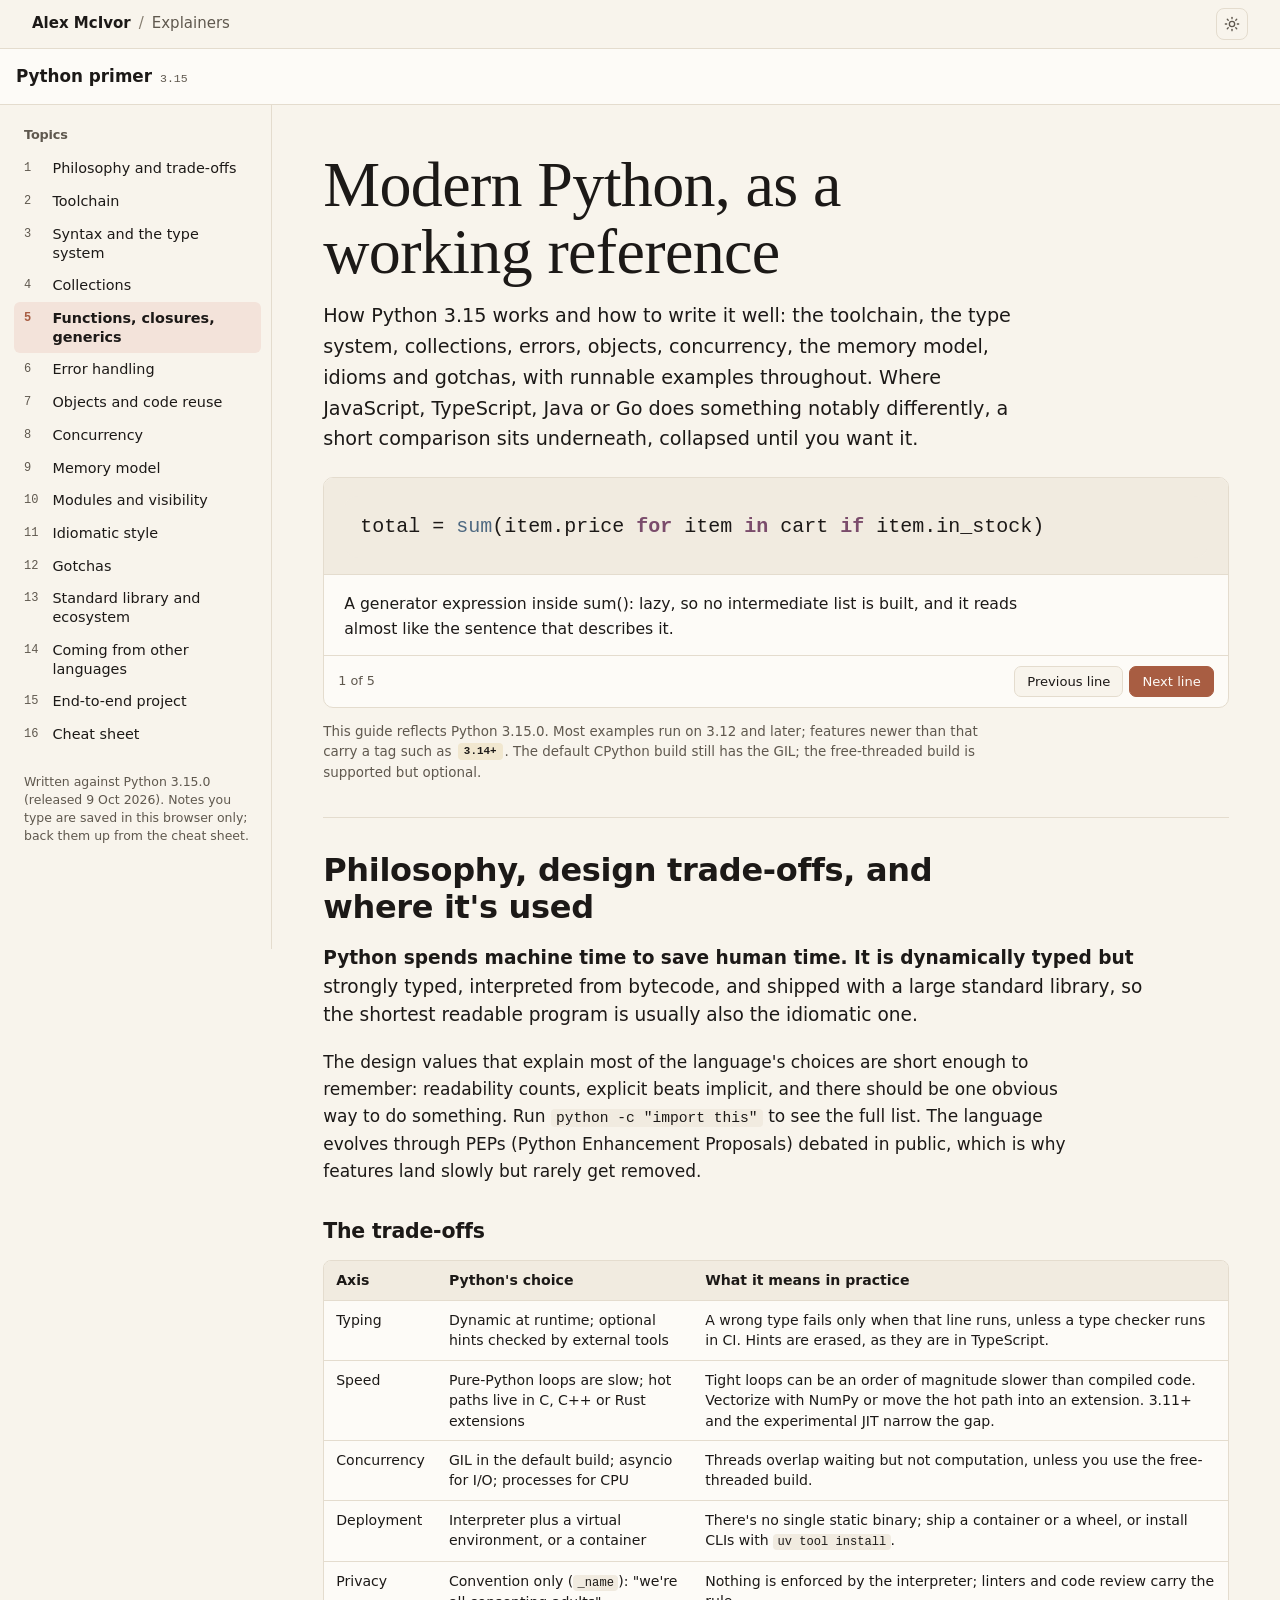
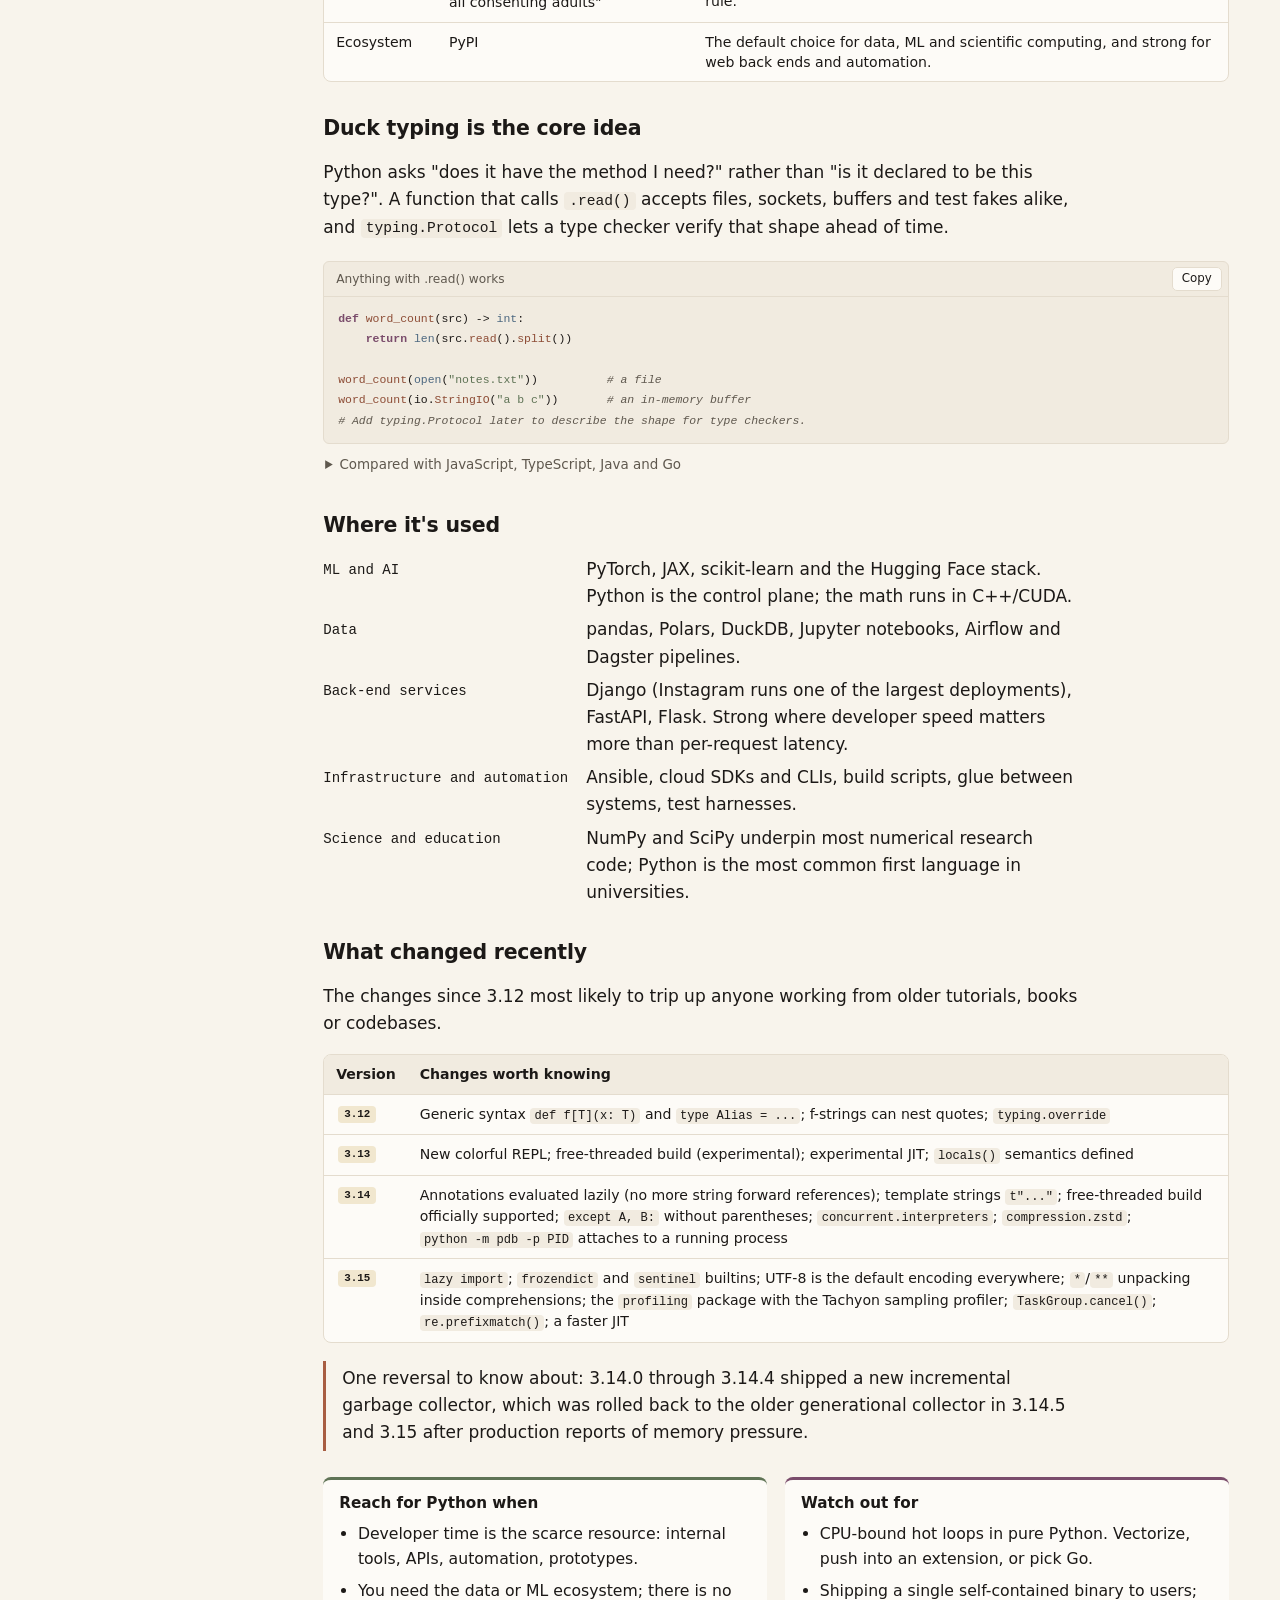
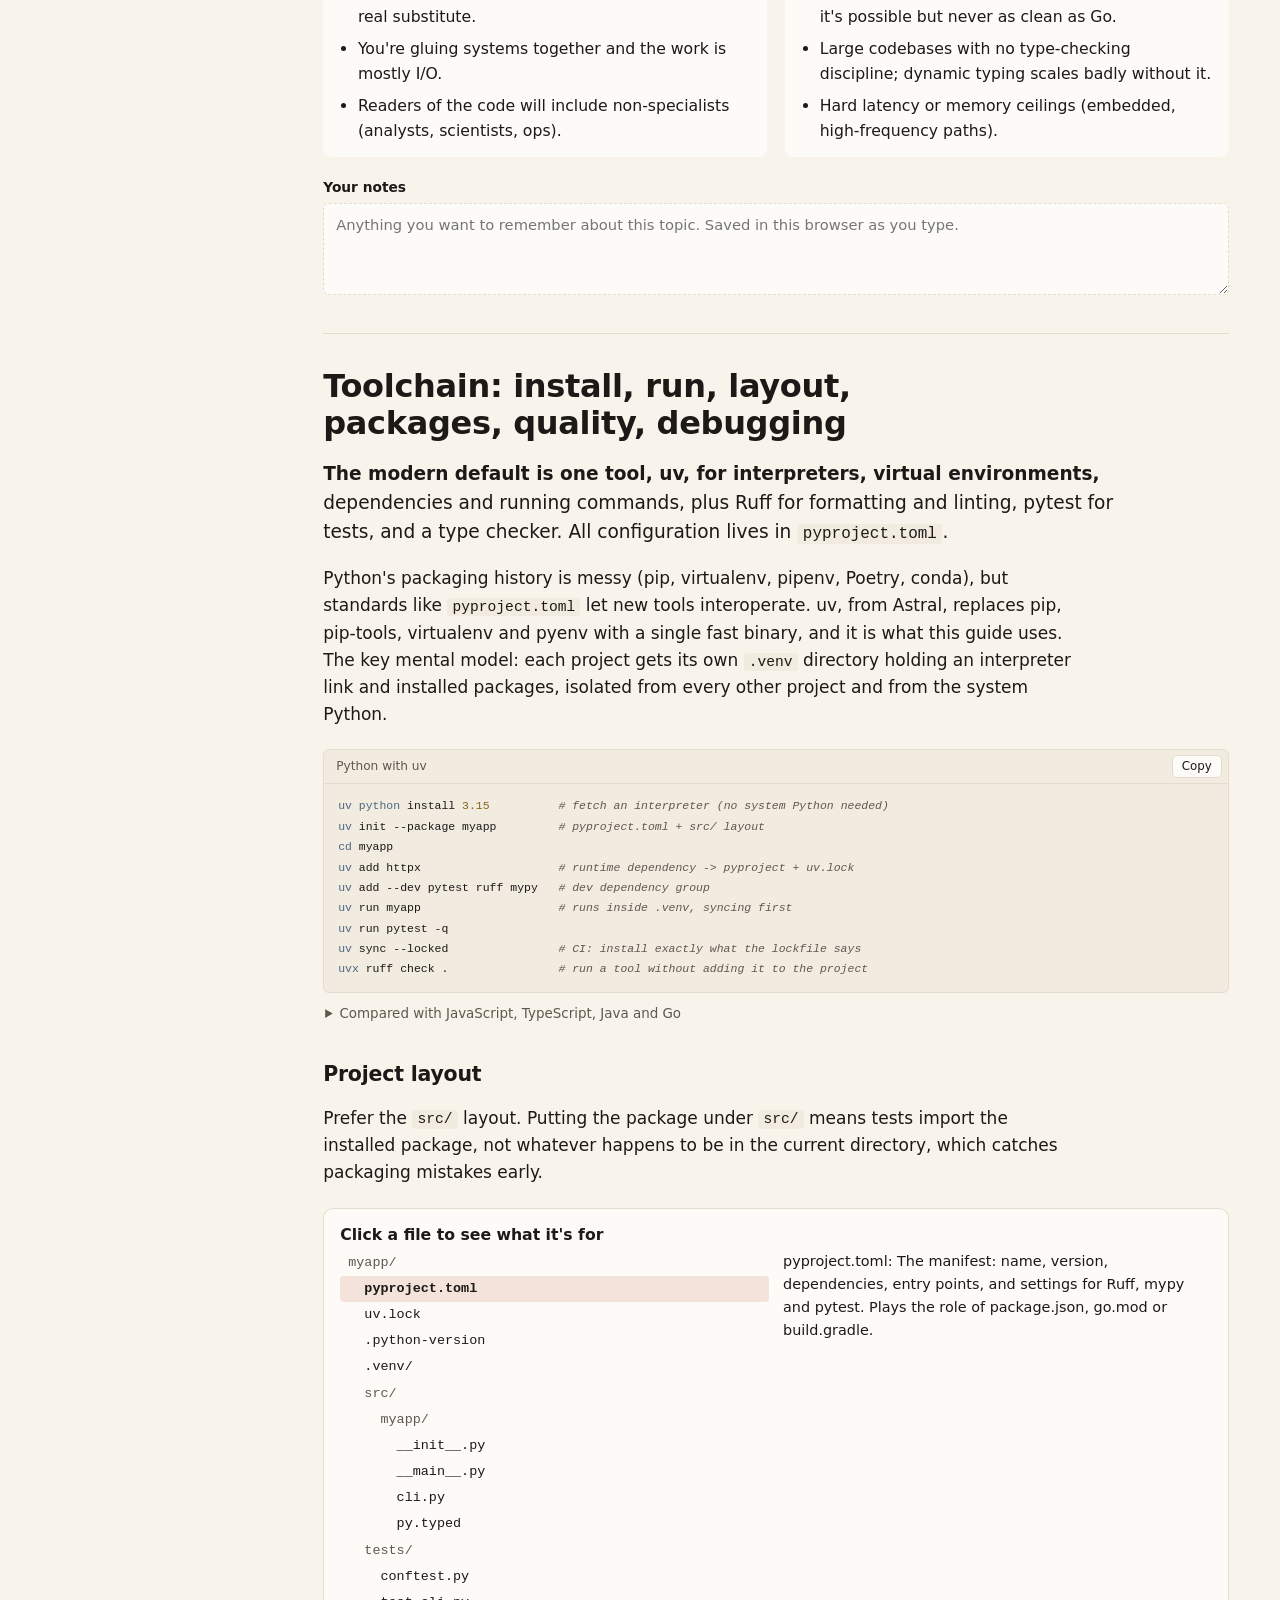
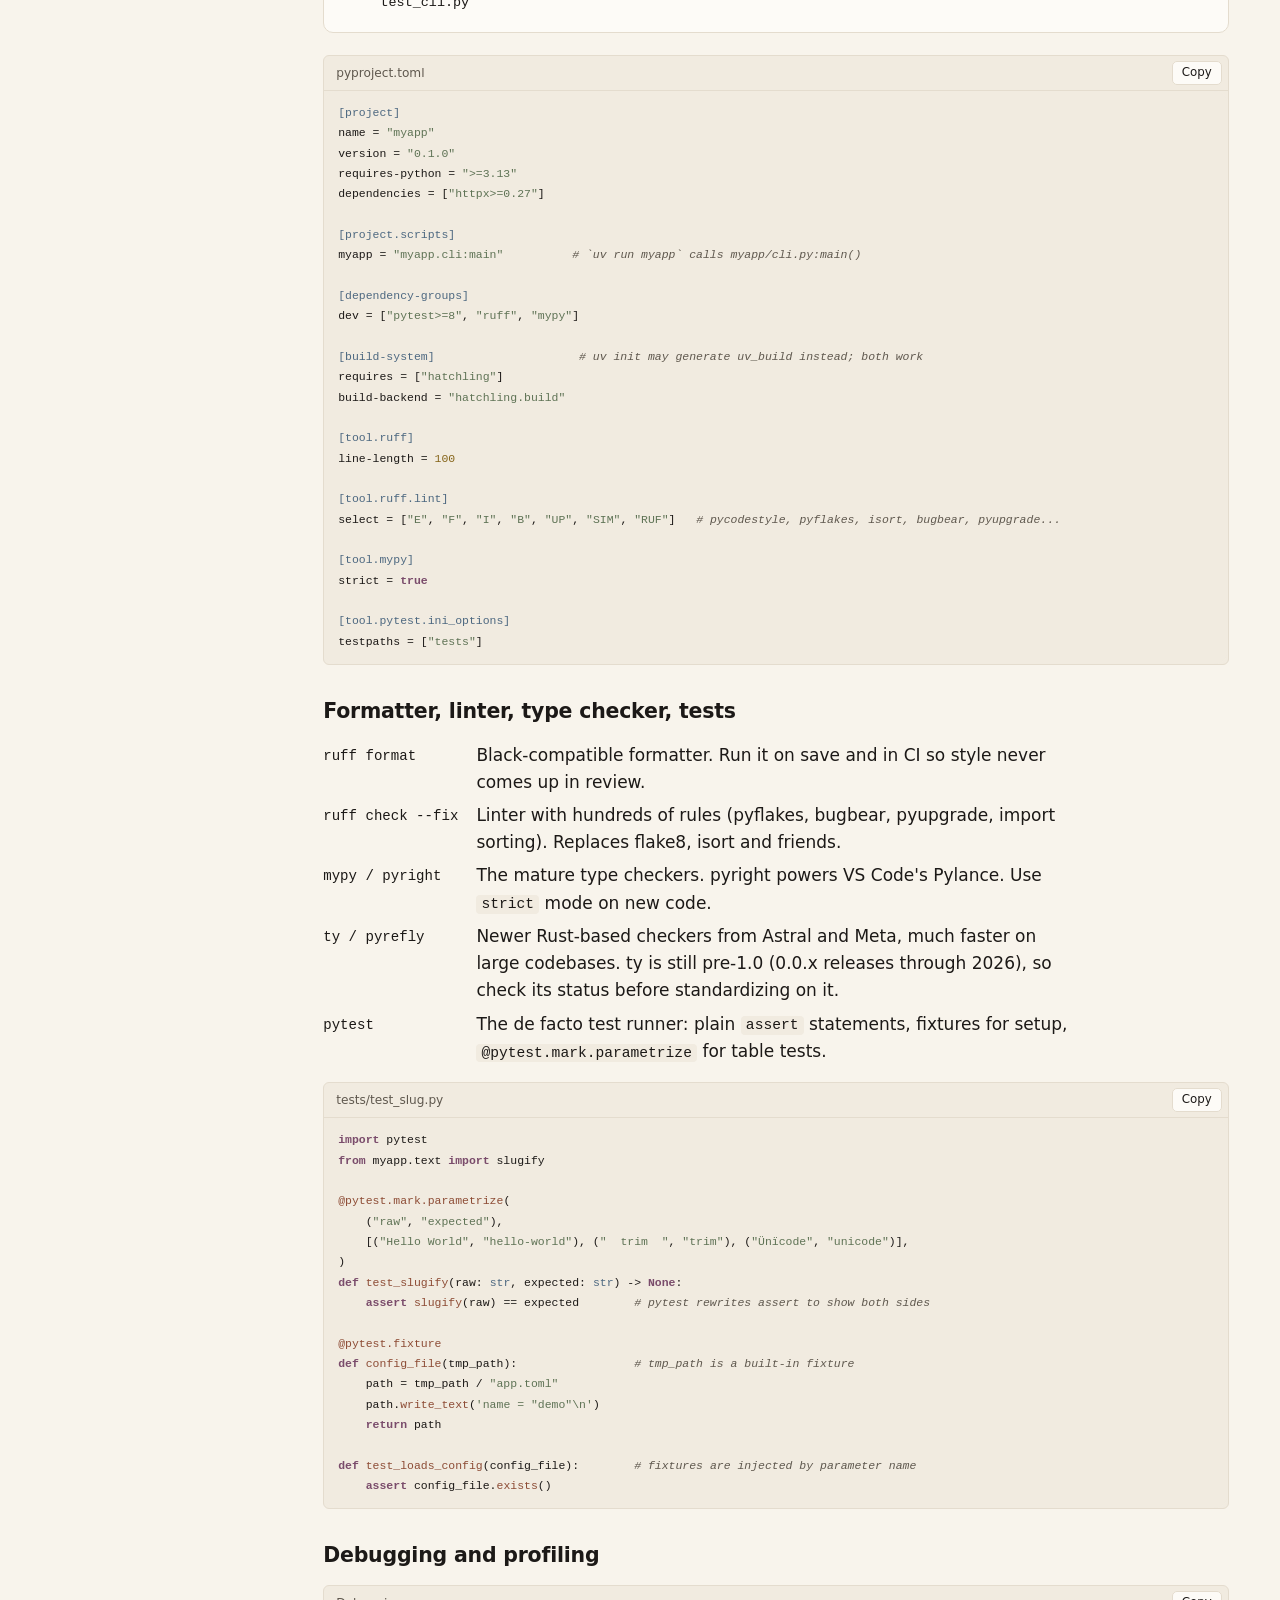
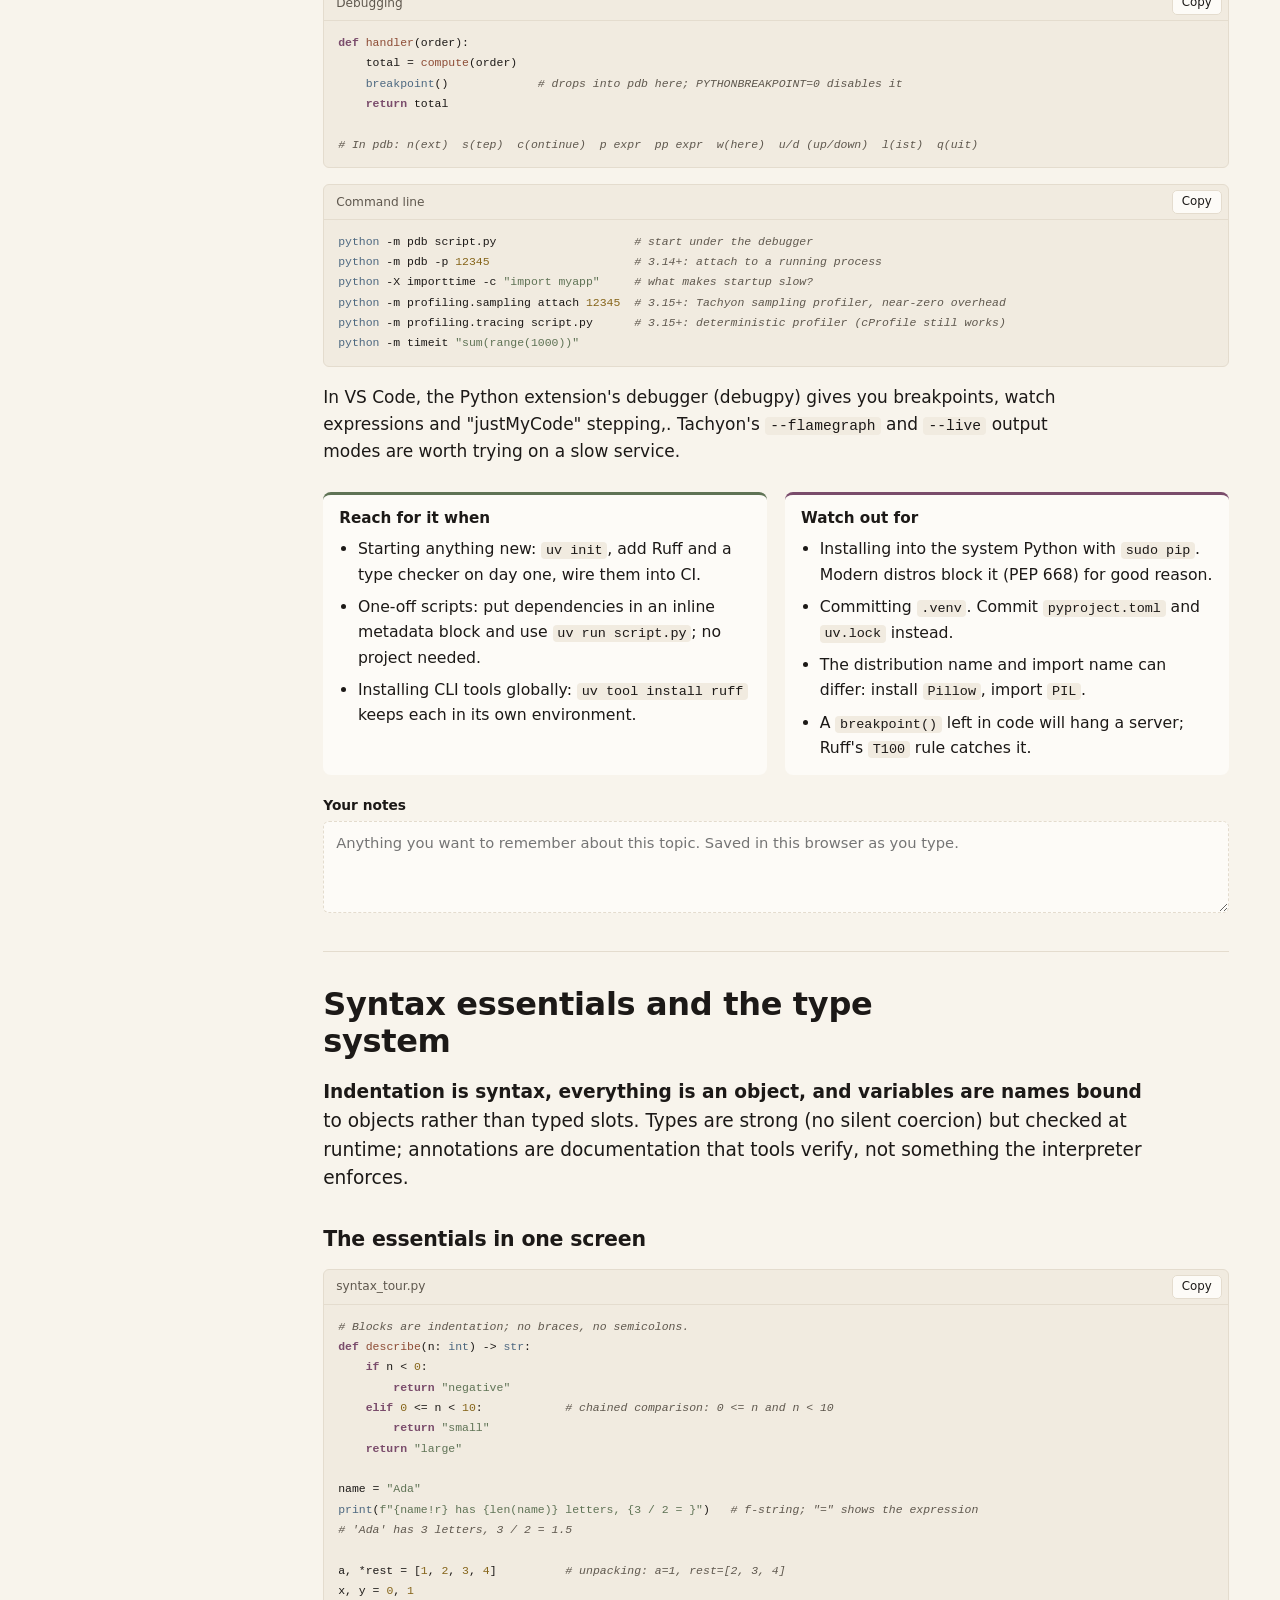
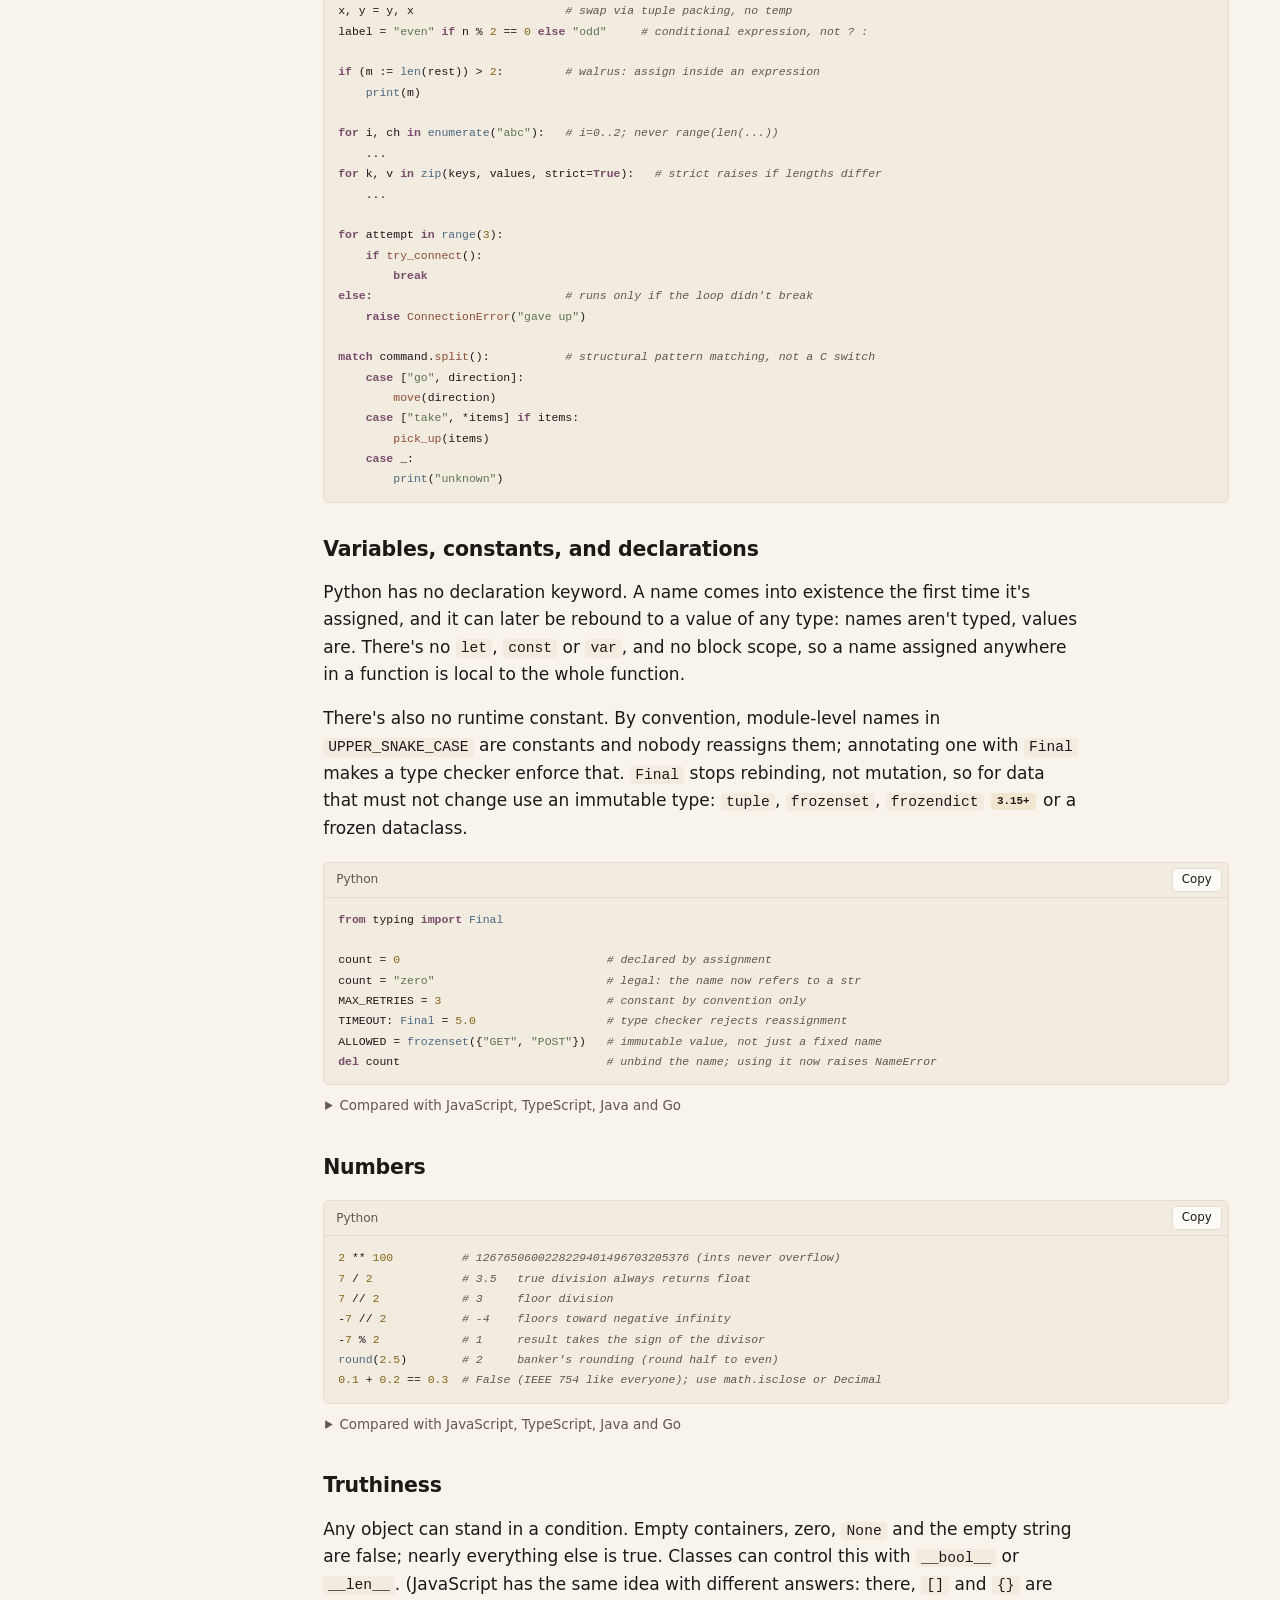
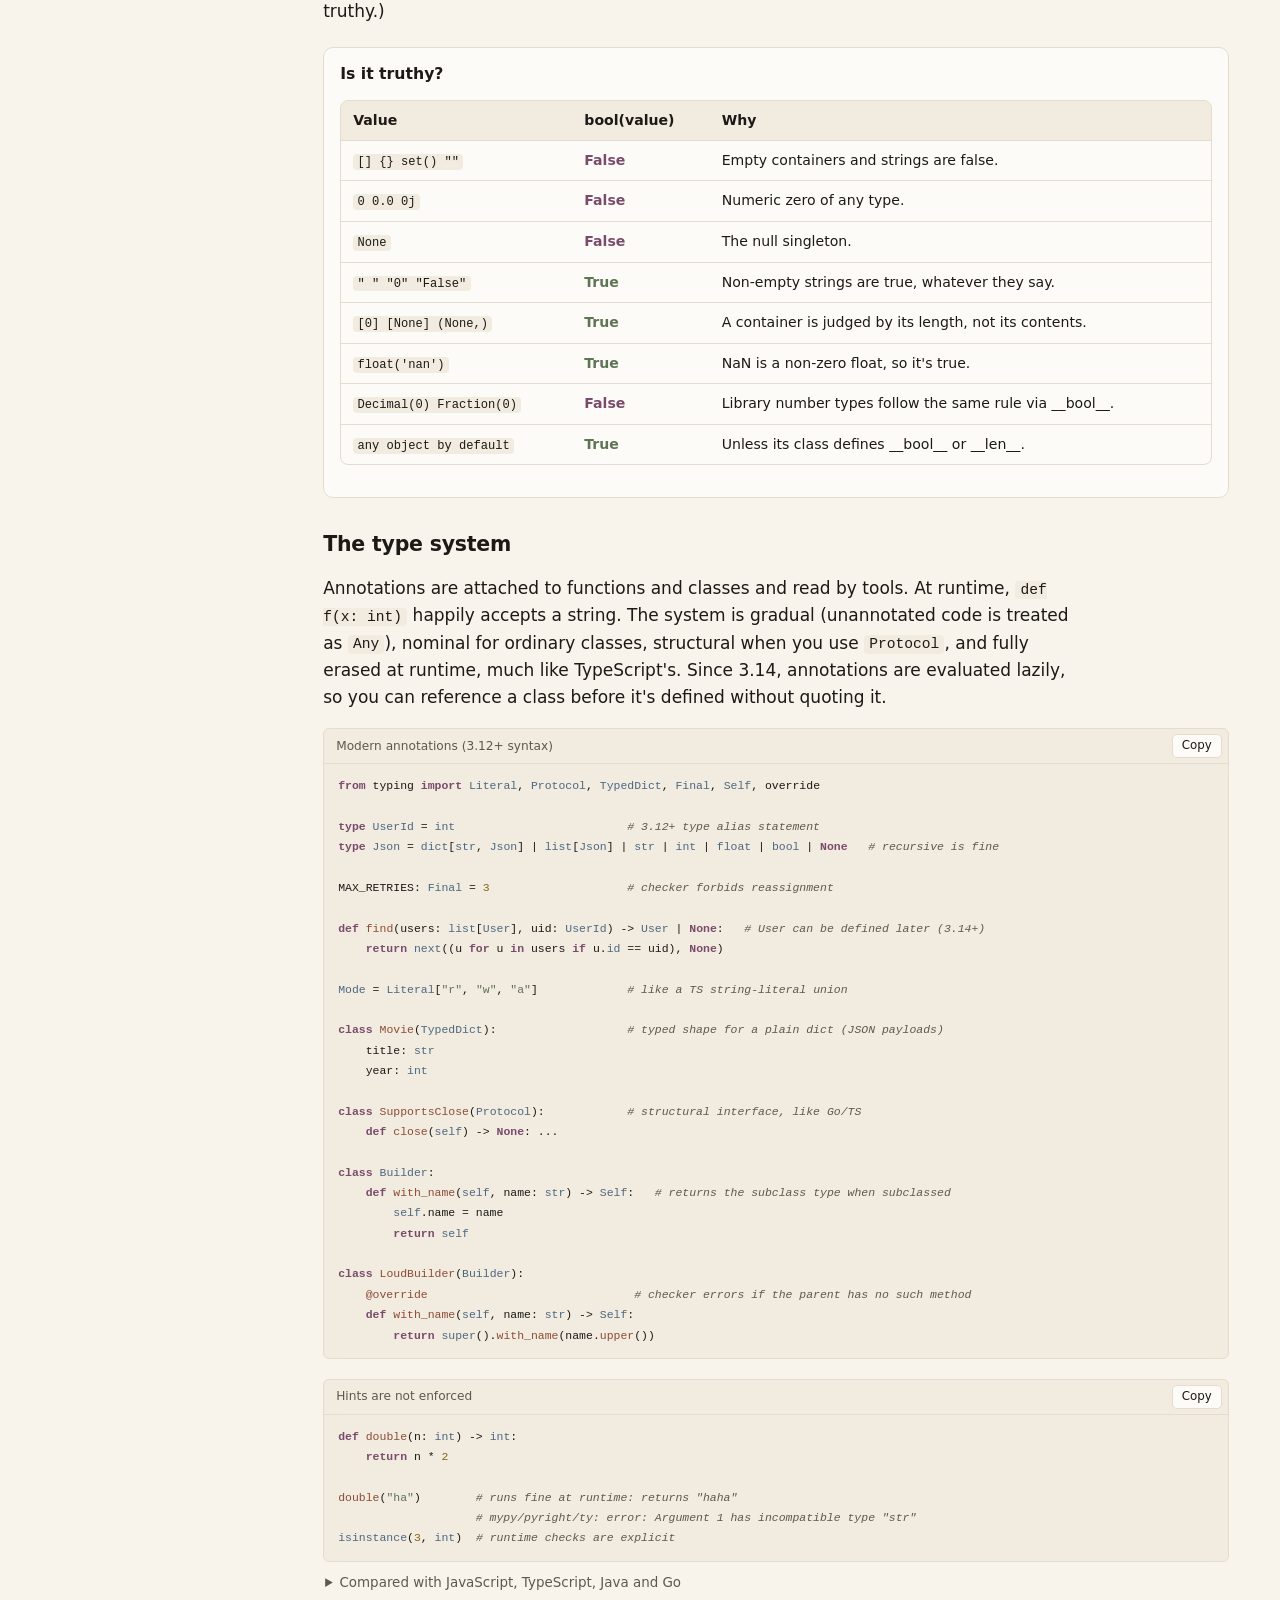
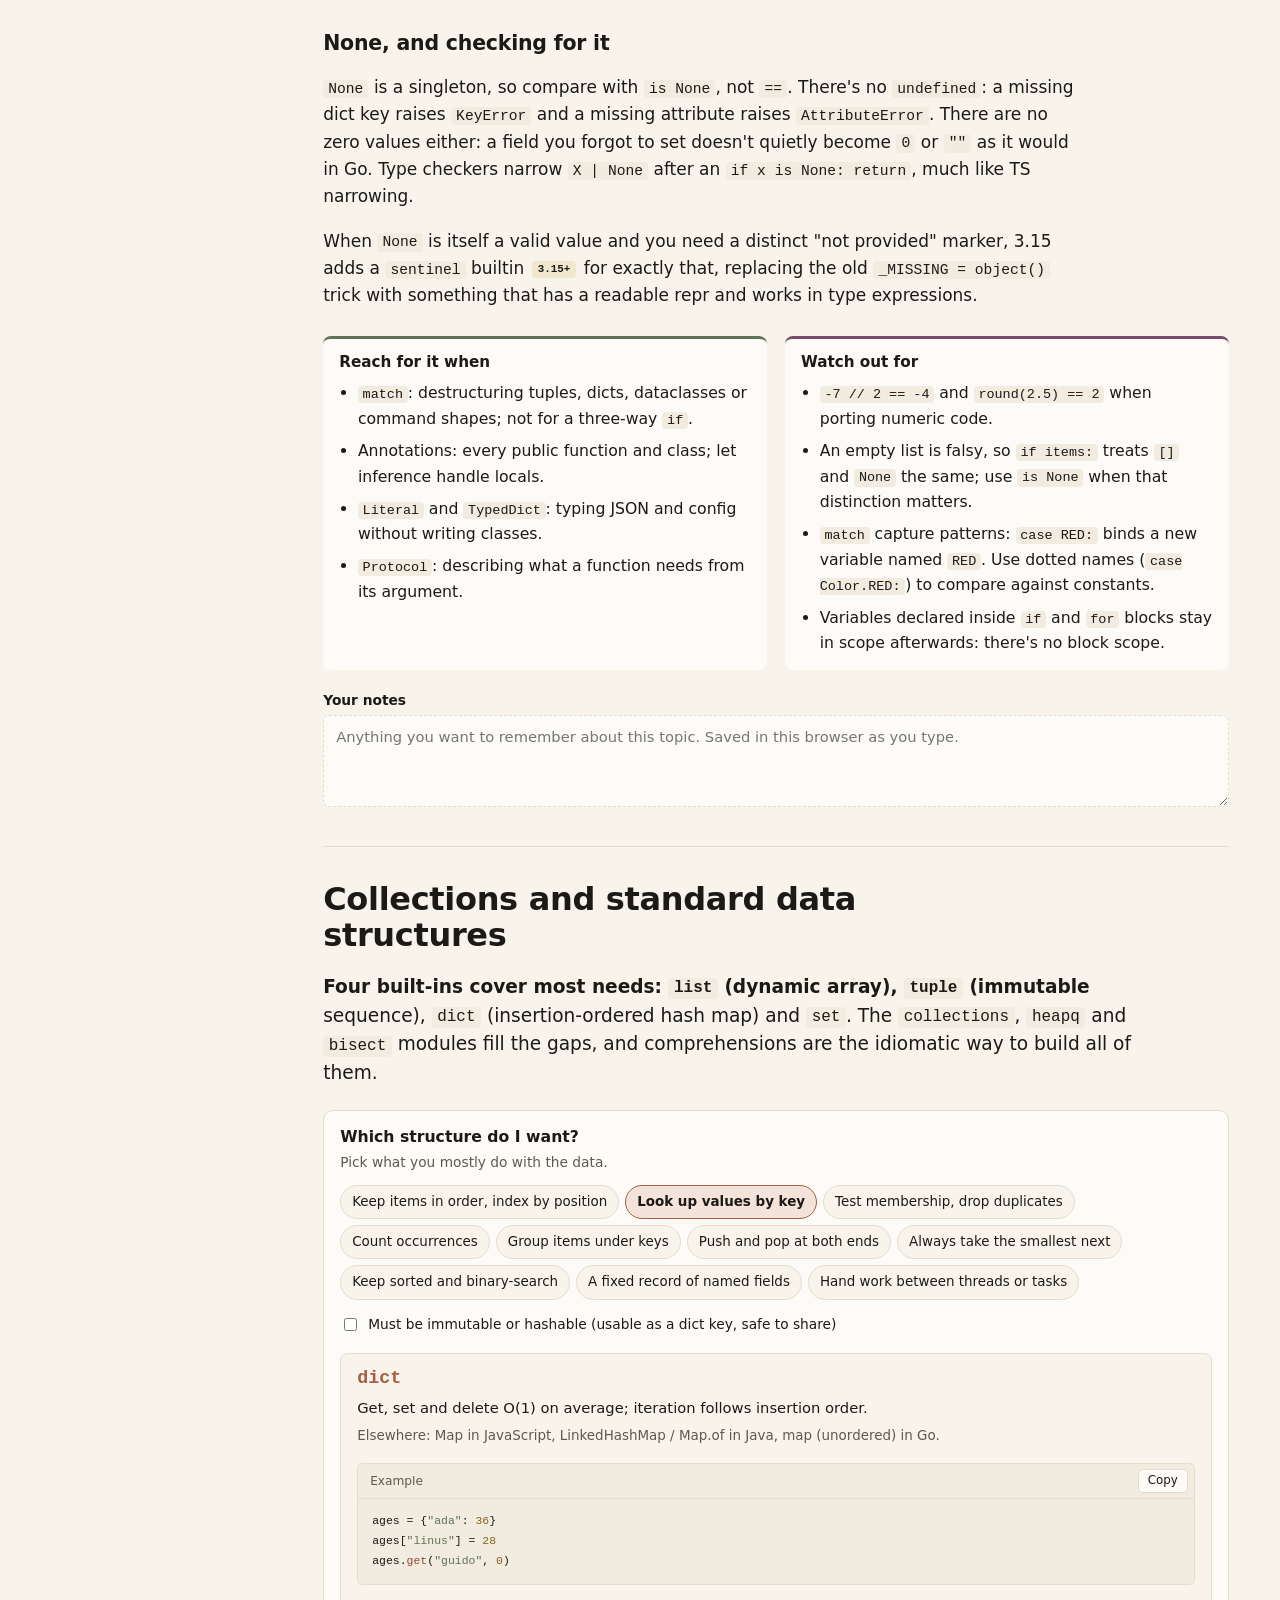
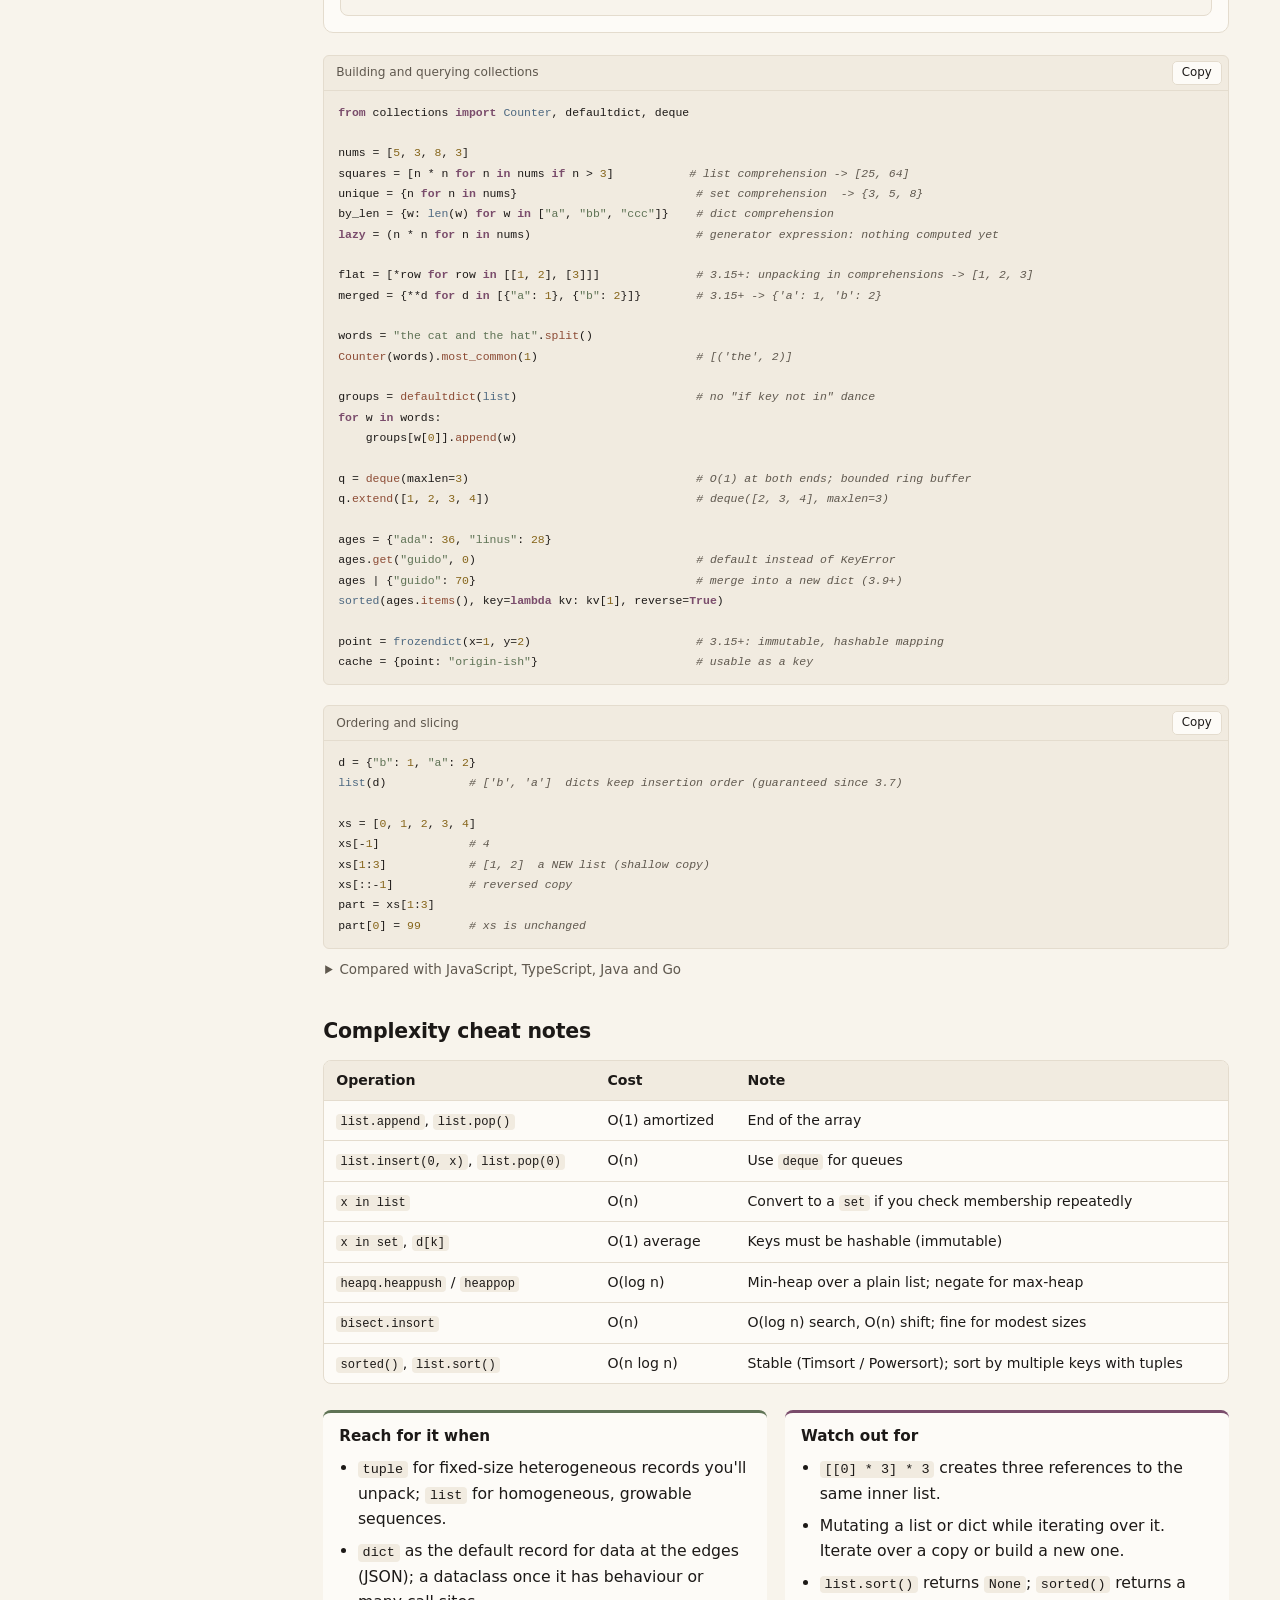
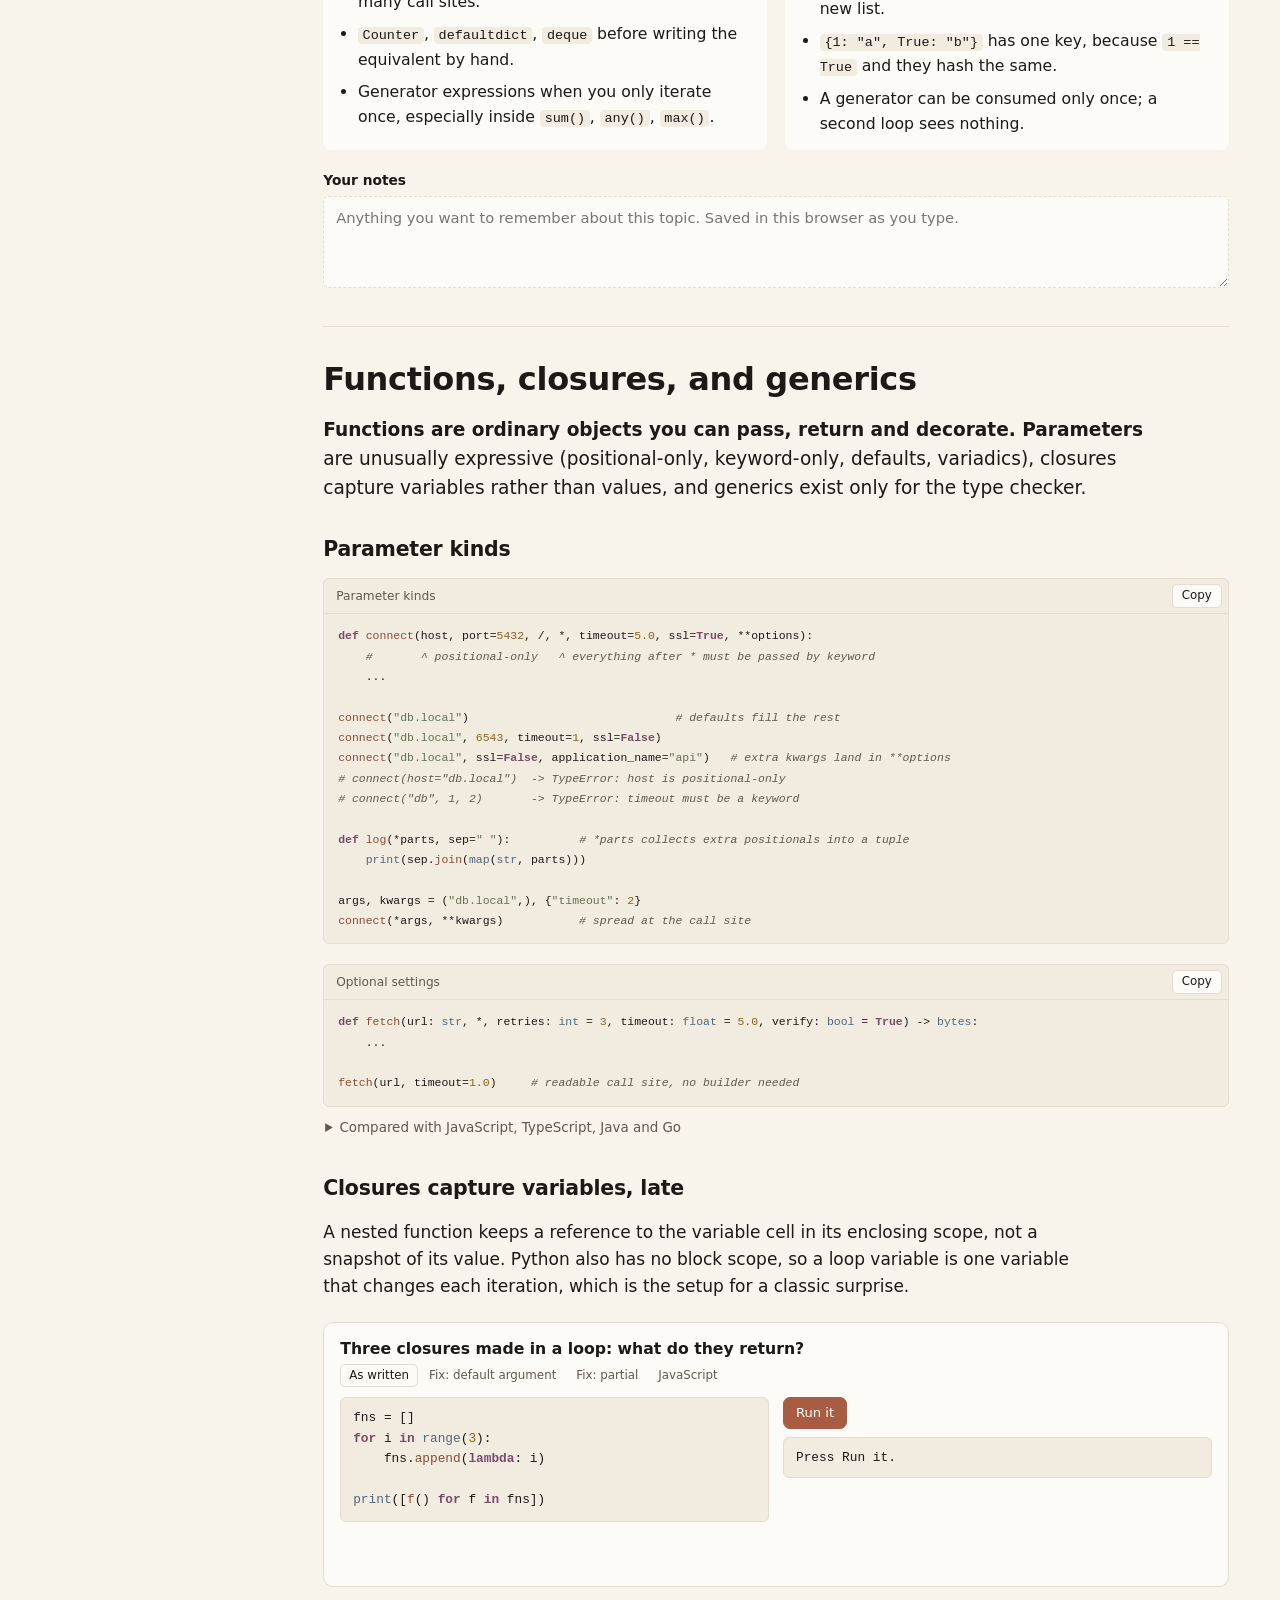
<file: explainers/python/index.html>
<!doctype html>
<html lang="en">
<head>
<meta charset="utf-8">
<meta name="viewport" content="width=device-width, initial-scale=1, viewport-fit=cover">
<!-- Theme: light by default, applied before first paint. Same key as the rest of the
     site, so the choice made on the home page carries here and back. -->
<script>
  (function () {
    var KEY = 'theme';
    var DEFAULT = 'light';
    function apply(choice) {
      document.documentElement.setAttribute('data-theme', choice);
    }
    function stored() {
      try {
        var v = localStorage.getItem(KEY);
        return v === 'light' || v === 'dark' ? v : null;
      } catch (e) {
        return null;
      }
    }
    apply(stored() || DEFAULT);
    window.setTheme = function (choice) {
      apply(choice);
      try {
        localStorage.setItem(KEY, choice);
      } catch (e) {}
    };
  })();
</script>
<link rel="icon" href="../../favicon.ico" sizes="32x32">
<link rel="icon" href="../../favicon.svg" type="image/svg+xml">
<link rel="apple-touch-icon" href="../../apple-touch-icon.png">
<link rel="stylesheet" href="../../css/tokens.css">
<link rel="stylesheet" href="../../css/palette.css">
<title>Python 3.15 primer — Alex McIvor</title>
<meta name="description" content="A working reference for modern Python, with JavaScript, TypeScript, Java and Go comparisons side by side.">
<style>
/* Palette: mapped onto Cream & Ink (../../css/tokens.css, ../explainer.css). Clay is the
   accent; sage is "reach for it", plum "watch out"; version tags sit on a soft ochre. */
:root {
  --bg: var(--paper);
  --surface: var(--paper-raised);
  --surface-2: var(--paper-sunken);
  --muted: var(--ink-muted);
  --rule: var(--paper-line);
  --accent: var(--clay);
  --accent-soft: var(--clay-tint);
  --on-accent: var(--on-cat);
  --mark: var(--cat-ochre-tint);
  --mark-ink: var(--ink);
  --warn: var(--cat-plum);
  --warn-soft: var(--cat-plum-tint);
  --ok: var(--sage);
  --ok-soft: var(--sage-tint);
  --code-bg: var(--paper-sunken);
  --code-ink: var(--ink);
  --tk: var(--syn-keyword); --ts: var(--syn-string); --tc: var(--syn-comment); --tn: var(--syn-number); --tf: var(--syn-func); --tb: var(--syn-type); --tt: var(--syn-type); --td: var(--syn-func);
  --cpu: var(--cat-slate); --io: var(--cat-ochre); --wait: var(--paper-line);
  --shadow: var(--shadow-card);
  --header-h: 56px;
  --side-w: 272px;
  --measure: 70ch;
  --font-body: var(--font-sans);
  --font-ui: var(--font-sans);
  --font-code: var(--font-mono);
  box-sizing: border-box;
  padding-top: env(safe-area-inset-top, 0px);
  padding-bottom: env(safe-area-inset-bottom, 0px);
}
*, *::before, *::after { box-sizing: inherit; }
html { scroll-padding-top: calc(env(safe-area-inset-top, 0px) + var(--header-h) + 12px); scroll-behavior: smooth; }
@media (prefers-reduced-motion: reduce) { html { scroll-behavior: auto; } * { transition: none !important; animation: none !important; } }
body { margin: 0; background: var(--bg); color: var(--ink); font-family: var(--font-body); font-size: 1.0625rem; line-height: 1.6; -webkit-text-size-adjust: 100%; }
body::before { content: ""; position: fixed; inset: 0 0 auto; height: env(safe-area-inset-top, 0px); z-index: 60; background: var(--surface); }
a { color: var(--accent); text-underline-offset: 2px; }
:focus-visible { outline: 2px solid var(--accent); outline-offset: 2px; border-radius: 3px; }
code, kbd, pre { font-family: var(--font-code); }
:not(pre) > code { font-size: .86em; background: var(--surface-2); padding: .08em .35em; border-radius: 4px; overflow-wrap: anywhere; }
img, svg { max-width: 100%; }

/* ---------- header ---------- */
.top { position: sticky; top: env(safe-area-inset-top, 0px); z-index: 50; height: var(--header-h); display: flex; align-items: center; gap: 12px; padding: 0 16px; background: var(--surface); border-bottom: 1px solid var(--rule); font-family: var(--font-ui); }
.brand { font-family: var(--font-ui); font-weight: 600; font-size: 1.05rem; color: var(--ink); text-decoration: none; white-space: nowrap; display: flex; align-items: baseline; gap: 8px; }
.brand small { font-family: var(--font-code); font-size: .72rem; color: var(--muted); font-weight: 400; }
.top .spacer { flex: 1; }
.cmp-label { font-size: .82rem; color: var(--muted); }
.seg { display: inline-flex; border: 1px solid var(--rule); border-radius: 999px; padding: 2px; background: var(--bg); }
.seg button { font: 500 .8rem/1 var(--font-ui); border: 0; background: transparent; color: var(--muted); padding: 7px 11px; border-radius: 999px; cursor: pointer; }
.seg button[aria-pressed="true"] { background: var(--accent); color: var(--on-accent); }
.icon-btn { font: 500 .82rem/1 var(--font-ui); border: 1px solid var(--rule); background: var(--bg); color: var(--ink); padding: 8px 12px; border-radius: 8px; cursor: pointer; }
.topics-btn { display: none; }

/* ---------- layout ---------- */
.shell { display: grid; grid-template-columns: var(--side-w) minmax(0, 1fr); }
.side { position: sticky; top: calc(env(safe-area-inset-top, 0px) + var(--header-h)); height: calc(100dvh - var(--header-h) - env(safe-area-inset-top, 0px)); overflow-y: auto; border-right: 1px solid var(--rule); padding: 18px 10px 40px 14px; font-family: var(--font-ui); background: var(--bg); }
.side h2 { font: 600 .8rem/1.2 var(--font-ui); color: var(--muted); margin: 4px 10px 10px; }
.side ol { list-style: none; margin: 0; padding: 0; counter-reset: t; }
.side li a { display: grid; grid-template-columns: 1.7em 1fr; gap: 4px; padding: 7px 10px; border-radius: 6px; color: var(--ink); text-decoration: none; font-size: .9rem; line-height: 1.3; }
.side li a::before { counter-increment: t; content: counter(t); color: var(--muted); font-family: var(--font-code); font-size: .75rem; padding-top: 2px; }
.side li a:hover { background: var(--surface-2); }
.side li a[aria-current="true"] { background: var(--accent-soft); color: var(--ink); font-weight: 600; }
.side li a[aria-current="true"]::before { color: var(--accent); }
.side .side-foot { margin: 22px 10px 0; font-size: .78rem; color: var(--muted); line-height: 1.45; }
.scrim { display: none; }
main { padding: 28px clamp(16px, 4vw, 56px) 80px; min-width: 0; max-width: 1180px; }

@media (max-width: 920px) {
  .shell { grid-template-columns: minmax(0, 1fr); }
  .topics-btn { display: inline-block; }
  .side { position: fixed; top: 0; bottom: 0; left: 0; height: auto; width: min(86vw, 320px); z-index: 70; transform: translateX(-102%); transition: transform .22s ease; padding-top: calc(env(safe-area-inset-top, 0px) + 18px); padding-bottom: calc(env(safe-area-inset-bottom, 0px) + 40px); background: var(--surface); box-shadow: 0 0 40px rgba(0,0,0,.25); }
  body.drawer-open .side { transform: none; }
  .scrim { position: fixed; inset: 0; z-index: 65; background: rgba(10,16,24,.45); }
  body.drawer-open .scrim { display: block; }
  .brand small, .cmp-label { display: none; }
}
@media (max-width: 520px) {
  .brand { display: none; }
  .top { gap: 8px; padding: 0 10px; }
  .seg button { padding: 7px 8px; }
  body { font-size: 1.02rem; }
}

/* ---------- prose ---------- */
.topic { padding: 34px 0 30px; border-top: 1px solid var(--rule); }
.topic > h2 { font-size: clamp(1.6rem, 3vw, 2rem); line-height: 1.15; letter-spacing: -.01em; margin: 0 0 14px; font-weight: 650; max-width: 30ch; }
.topic h3 { font-size: 1.28rem; line-height: 1.25; margin: 34px 0 10px; font-weight: 600; }
.topic h4 { font: 600 .95rem/1.3 var(--font-ui); margin: 0 0 8px; }
.topic p, .topic > ul, .topic > ol, .prose { max-width: var(--measure); }
.idea { font-size: 1.16rem; line-height: 1.55; max-width: 64ch; }
.idea::first-line { font-weight: 600; }
.v { display: inline-block; font: 600 .68rem/1 var(--font-code); padding: 3px 6px 3px; border-radius: 4px; background: var(--mark); color: var(--mark-ink); vertical-align: .18em; margin: 0 2px; white-space: nowrap; }
.aside { max-width: var(--measure); border-left: 3px solid var(--accent); padding: 4px 0 4px 16px; margin: 18px 0; color: var(--ink); }
.aside.warn { border-color: var(--warn); }
dl.terms { max-width: var(--measure); display: grid; grid-template-columns: max-content 1fr; gap: 6px 18px; }
dl.terms dt { font-family: var(--font-code); font-size: .88rem; padding-top: 3px; }
dl.terms dd { margin: 0; }
@media (max-width: 600px) { dl.terms { grid-template-columns: 1fr; } dl.terms dd { margin-bottom: 8px; } }

/* ---------- code ---------- */
.code { margin: 16px 0; border: 1px solid var(--rule); border-radius: 6px; background: var(--code-bg); overflow: hidden; min-width: 0; }
.code-head { display: flex; align-items: center; gap: 8px; padding: 5px 6px 5px 12px; border-bottom: 1px solid var(--rule); font: 500 .76rem/1.2 var(--font-ui); color: var(--muted); }
.code-head .title { flex: 1; overflow: hidden; text-overflow: ellipsis; white-space: nowrap; }
.copy { font: 500 .74rem/1 var(--font-ui); border: 1px solid var(--rule); background: var(--surface); color: var(--ink); border-radius: 5px; padding: 5px 9px; cursor: pointer; }
.copy.done { background: var(--ok-soft); border-color: var(--ok); color: var(--ok); }
.code pre { margin: 0; padding: 12px 14px; overflow-x: auto; font-size: .82rem; line-height: 1.55; color: var(--code-ink); tab-size: 4; }
.tk { color: var(--tk); font-weight: 600; } .ts { color: var(--ts); } .tc { color: var(--tc); font-style: italic; } .tn { color: var(--tn); } .tf { color: var(--tf); } .tb { color: var(--tb); } .tt { color: var(--tt); } .td { color: var(--td); }

/* compare blocks */
.cmp { margin: 20px 0 8px; }
.cmp-grid { display: grid; grid-template-columns: minmax(0,1fr); gap: 10px; }
@media (min-width: 1260px) { .cmp-grid { grid-template-columns: minmax(0,1fr) minmax(0,1fr); } }
.cmp .code { margin: 0; }
.tabs { display: flex; gap: 2px; flex-wrap: wrap; }
.tabs button { font: 500 .74rem/1 var(--font-ui); border: 1px solid transparent; background: transparent; color: var(--muted); padding: 5px 8px; border-radius: 5px; cursor: pointer; }
.tabs button[aria-selected="true"] { background: var(--surface); border-color: var(--rule); color: var(--ink); }
.why { max-width: var(--measure); margin: 10px 0 0; padding: 10px 14px; background: var(--surface); border: 1px solid var(--rule); border-radius: 6px; font-size: .98rem; }
.why b { font-family: var(--font-ui); font-size: .82rem; color: var(--accent); margin-right: 4px; }
details.elsewhere { margin: 6px 0 0; }
details.elsewhere > summary { cursor: pointer; font: 500 .84rem/1.3 var(--font-ui); color: var(--muted); padding: 6px 2px; width: fit-content; }
details.elsewhere > summary:hover { color: var(--accent); }
details.elsewhere[open] > summary { color: var(--accent); }
details.elsewhere > .code { margin: 4px 0 0; }
.elsewhere-note { font-size: .84rem !important; color: var(--muted); }

/* reach / watch lists */
.lists { display: grid; grid-template-columns: minmax(0,1fr) minmax(0,1fr); gap: 18px; margin: 26px 0 0; max-width: 980px; }
@media (max-width: 760px) { .lists { grid-template-columns: minmax(0,1fr); } }
.lists > div { padding: 14px 16px 6px; border-radius: 8px; border-top: 3px solid var(--ok); background: var(--surface); }
.lists > div.watch { border-top-color: var(--warn); }
.lists ul { padding-left: 1.1em; margin: 0 0 8px; }
.lists li { margin: 0 0 7px; font-size: .98rem; }

/* notes */
.notes { margin: 22px 0 0; max-width: 980px; }
.notes label { display: flex; justify-content: space-between; gap: 10px; font: 600 .86rem/1.3 var(--font-ui); margin-bottom: 6px; }
.notes label span { font-weight: 400; color: var(--muted); }
.notes textarea { width: 100%; min-height: 92px; resize: vertical; font: .92rem/1.5 var(--font-ui); color: var(--ink); background: var(--surface); border: 1px dashed var(--rule); border-radius: 6px; padding: 10px 12px; }
.notes textarea:focus { border-style: solid; border-color: var(--accent); outline: none; }

/* visual panels */
.viz { margin: 22px 0; padding: 16px; border: 1px solid var(--rule); border-radius: 10px; background: var(--surface); font-family: var(--font-ui); max-width: 980px; }
.viz h4 { margin: 0 0 4px; font-size: .98rem; }
.viz .sub { margin: 0 0 12px; color: var(--muted); font-size: .86rem; max-width: 70ch; }
.controls { display: flex; flex-wrap: wrap; gap: 8px; align-items: center; margin: 10px 0; }
.btn { font: 500 .82rem/1 var(--font-ui); border: 1px solid var(--rule); background: var(--bg); color: var(--ink); padding: 8px 12px; border-radius: 7px; cursor: pointer; }
.btn.primary { background: var(--accent); border-color: var(--accent); color: var(--on-accent); }
.btn:disabled { opacity: .45; cursor: default; }
.caption { font-size: .9rem; min-height: 2.8em; margin: 8px 0 0; max-width: 72ch; }
.listing { font: .8rem/1.6 var(--font-code); background: var(--code-bg); border: 1px solid var(--rule); border-radius: 6px; padding: 8px 0; overflow-x: auto; margin: 0; }
.listing div { padding: 0 12px; white-space: pre; border-left: 3px solid transparent; }
.listing div.hit { background: var(--accent-soft); border-left-color: var(--accent); }
.listing div.past { color: var(--muted); }
.listing div.skip { opacity: .45; }
.two { display: grid; grid-template-columns: minmax(0, 1fr) minmax(0, 1fr); gap: 14px; align-items: start; }
@media (max-width: 760px) { .two { grid-template-columns: minmax(0, 1fr); } }
.out { font: .8rem/1.55 var(--font-code); background: var(--code-bg); border: 1px solid var(--rule); border-radius: 6px; padding: 10px 12px; min-height: 3em; white-space: pre-wrap; margin: 0; }

/* hero */
.hero { padding: 18px 0 34px; }
.hero h1 { font-family: var(--font-serif); font-size: clamp(2.4rem, 5.5vw, 4rem); line-height: 1.05; letter-spacing: -.01em; margin: 0 0 16px; font-weight: 400; max-width: 22ch; }
.hero .lede { font-size: 1.2rem; max-width: 58ch; margin: 0 0 22px; }
.rosetta { border: 1px solid var(--rule); border-radius: 10px; background: var(--surface); overflow: hidden; max-width: 980px; }
.rosetta .py { padding: 18px 20px 16px; border-bottom: 1px solid var(--rule); background: var(--code-bg); }
.rosetta .py pre, .rosetta .other pre { margin: 0; white-space: pre-wrap; overflow-wrap: anywhere; }
.rosetta .py pre { font-size: clamp(.95rem, .8rem + .6vw, 1.25rem); line-height: 1.5; }
.rosetta .other { padding: 14px 20px; }
.rosetta .other pre { font-size: .86rem; line-height: 1.5; color: var(--code-ink); }
.rosetta .lang { font: 600 .8rem/1 var(--font-ui); color: var(--muted); }
.rosetta .note { grid-column: 1 / -1; font-size: .98rem; margin: 2px 0 0; max-width: 72ch; }
.rosetta nav { display: flex; gap: 6px; padding: 10px 14px; border-top: 1px solid var(--rule); font-family: var(--font-ui); flex-wrap: wrap; align-items: center; }
.rosetta nav span { font-size: .8rem; color: var(--muted); margin-right: auto; }
.meta-line { font: .84rem/1.5 var(--font-ui); color: var(--muted); margin: 14px 0 0; max-width: 80ch; }

/* tables */
.table-wrap { overflow-x: auto; margin: 16px 0; border: 1px solid var(--rule); border-radius: 8px; background: var(--surface); max-width: 1100px; }
table { border-collapse: collapse; width: 100%; font: .88rem/1.45 var(--font-ui); }
th, td { text-align: left; vertical-align: top; padding: 9px 12px; border-bottom: 1px solid var(--rule); }
th { font-weight: 600; background: var(--surface-2); position: sticky; top: 0; }
tr:last-child td { border-bottom: 0; }
td code { white-space: nowrap; }
td.diff { background: var(--warn-soft); }
.yes { color: var(--ok); font-weight: 600; } .no { color: var(--warn); font-weight: 600; }

/* chips / pickers */
.choices { display: flex; flex-wrap: wrap; gap: 6px; }
.choice { font: .84rem/1.2 var(--font-ui); border: 1px solid var(--rule); background: var(--bg); color: var(--ink); padding: 8px 11px; border-radius: 999px; cursor: pointer; }
.choice[aria-pressed="true"] { border-color: var(--accent); background: var(--accent-soft); font-weight: 600; }
.pick-result { margin-top: 14px; padding: 14px 16px; border-radius: 8px; background: var(--bg); border: 1px solid var(--rule); }
.pick-result .name { font: 600 1.15rem/1.2 var(--font-code); color: var(--accent); }
.pick-result p { margin: 6px 0; font-size: .92rem; }
.toggle { display: inline-flex; align-items: center; gap: 8px; font-size: .86rem; cursor: pointer; }

/* concurrency lanes */
.lanes { display: grid; gap: 6px; margin: 12px 0 4px; }
.lane { display: grid; grid-template-columns: 4.6em 1fr; align-items: center; gap: 8px; font-size: .8rem; }
.cells { display: flex; height: 26px; border-radius: 4px; overflow: hidden; background: var(--bg); border: 1px solid var(--rule); }
.cell { flex: 1 1 0; min-width: 0; border-right: 1px solid var(--surface); opacity: 0; transition: opacity .12s; }
.cell.on { opacity: 1; }
.cell.cpu { background: var(--cpu); }
.cell.io { background: repeating-linear-gradient(135deg, var(--io) 0 4px, transparent 4px 7px); }
.cell.wait { background: var(--wait); }
.cell.idle, .cell.done { background: transparent; border-right-color: transparent; }
.legend { display: flex; flex-wrap: wrap; gap: 14px; font-size: .78rem; color: var(--muted); margin-top: 8px; }
.legend i { display: inline-block; width: 14px; height: 10px; border-radius: 2px; margin-right: 5px; vertical-align: -1px; border: 1px solid var(--rule); }
.axis { display: grid; grid-template-columns: 4.6em 1fr; gap: 8px; font-size: .72rem; color: var(--muted); }
.axis div:last-child { display: flex; justify-content: space-between; }

/* gotcha cards */
.gotchas { display: grid; grid-template-columns: repeat(auto-fill, minmax(min(100%, 420px), 1fr)); gap: 14px; margin: 18px 0; max-width: 1100px; }
.gotcha { border: 1px solid var(--rule); border-radius: 8px; background: var(--surface); padding: 12px 14px; font-family: var(--font-ui); min-width: 0; }
.gotcha h4 { margin: 0 0 6px; font-size: .95rem; }
.gotcha .code { margin: 8px 0; }
.gotcha details summary { cursor: pointer; font-size: .85rem; color: var(--accent); font-weight: 600; padding: 4px 0; }
.gotcha details p { font-size: .9rem; margin: 6px 0; }
.gotcha .ans { font: .82rem/1.5 var(--font-code); background: var(--ok-soft); padding: 6px 10px; border-radius: 5px; white-space: pre-wrap; margin: 6px 0; }
.gotcha .from { font-size: .78rem; color: var(--muted); }

/* file tree */
.tree { font: .84rem/1.5 var(--font-code); margin: 0; padding: 0; list-style: none; }
.tree li { padding: 0; }
.tree button { font: inherit; display: block; width: 100%; text-align: left; border: 0; background: transparent; color: var(--ink); padding: 3px 8px; border-radius: 4px; cursor: pointer; white-space: pre; }
.tree button[aria-pressed="true"] { background: var(--accent-soft); font-weight: 600; }
.tree .dir { color: var(--muted); padding: 3px 8px; white-space: pre; }
.project { display: grid; grid-template-columns: 230px minmax(0, 1fr); gap: 14px; align-items: start; }
@media (max-width: 760px) { .project { grid-template-columns: minmax(0, 1fr); } }
.file-note { font-size: .88rem; margin: 0 0 8px; }

/* cheat sheet */
.cheat { columns: 2 440px; column-gap: 22px; max-width: 1140px; }
.cheat section { break-inside: avoid; margin: 0 0 18px; }
.cheat h3 { margin: 0 0 4px !important; font-size: 1.05rem !important; }
.cheat .code { margin: 6px 0; }
.cheat .code pre { font-size: .78rem; }
.search { font: .92rem var(--font-ui); width: min(100%, 420px); padding: 9px 12px; border-radius: 7px; border: 1px solid var(--rule); background: var(--bg); color: var(--ink); }
.backup textarea { width: 100%; min-height: 110px; font: .8rem/1.4 var(--font-code); background: var(--bg); color: var(--ink); border: 1px solid var(--rule); border-radius: 6px; padding: 8px; }
.status { font-size: .84rem; color: var(--ok); margin-left: 6px; }
footer { padding: 30px 0 10px; color: var(--muted); font: .82rem/1.5 var(--font-ui); border-top: 1px solid var(--rule); }
@media print { .top, .side, .notes, .controls, .copy { display: none !important; } .shell { display: block; } }
</style>
<link rel="stylesheet" href="../explainer.css">
</head>
<body>
<div class="site-strip">
  <nav class="site-strip__crumbs" aria-label="Site">
    <a class="site-strip__home" href="../../">Alex McIvor</a>
    <span class="site-strip__sep" aria-hidden="true">/</span>
    <a href="../">Explainers</a>
  </nav>
  <button id="theme-toggle" type="button" class="site-strip__toggle" aria-label="Toggle dark mode" title="Toggle dark mode">
    <span class="theme-icon theme-icon-sun" aria-hidden="true"><svg xmlns="http://www.w3.org/2000/svg" width="16" height="16" viewBox="0 0 24 24" fill="none" stroke="currentColor" stroke-width="2" stroke-linecap="round" stroke-linejoin="round"><circle cx="12" cy="12" r="4"></circle><path d="M12 2v2"></path><path d="M12 20v2"></path><path d="m4.93 4.93 1.41 1.41"></path><path d="m17.66 17.66 1.41 1.41"></path><path d="M2 12h2"></path><path d="M20 12h2"></path><path d="m6.34 17.66-1.41 1.41"></path><path d="m19.07 4.93-1.41 1.41"></path></svg></span>
    <span class="theme-icon theme-icon-moon" aria-hidden="true"><svg xmlns="http://www.w3.org/2000/svg" width="16" height="16" viewBox="0 0 24 24" fill="none" stroke="currentColor" stroke-width="2" stroke-linecap="round" stroke-linejoin="round"><path d="M21 12.79A9 9 0 1 1 11.21 3 7 7 0 0 0 21 12.79z"></path></svg></span>
  </button>
</div>
<header class="top">
  <button class="icon-btn topics-btn" id="topicsBtn" aria-expanded="false" aria-controls="side">Topics</button>
  <a class="brand" href="#top">Python primer <small>3.15</small></a>
  <span class="spacer"></span>
</header>
<div class="scrim" id="scrim"></div>
<div class="shell">
<nav class="side" id="side" aria-label="Topics">
  <h2>Topics</h2>
  <ol>
    <li><a href="#philosophy">Philosophy and trade-offs</a></li>
    <li><a href="#toolchain">Toolchain</a></li>
    <li><a href="#syntax">Syntax and the type system</a></li>
    <li><a href="#collections">Collections</a></li>
    <li><a href="#functions">Functions, closures, generics</a></li>
    <li><a href="#errors">Error handling</a></li>
    <li><a href="#objects">Objects and code reuse</a></li>
    <li><a href="#concurrency">Concurrency</a></li>
    <li><a href="#memory">Memory model</a></li>
    <li><a href="#modules">Modules and visibility</a></li>
    <li><a href="#idioms">Idiomatic style</a></li>
    <li><a href="#gotchas">Gotchas</a></li>
    <li><a href="#stdlib">Standard library and ecosystem</a></li>
    <li><a href="#coming-from">Coming from other languages</a></li>
    <li><a href="#project">End-to-end project</a></li>
    <li><a href="#cheatsheet">Cheat sheet</a></li>
  </ol>
  <p class="side-foot">Written against Python 3.15.0 (released 9 Oct 2026). Notes you type are saved in this browser only; back them up from the cheat sheet.</p>
</nav>

<main id="top">
<section class="hero" aria-labelledby="h-hero">
  <h1 id="h-hero">Modern Python, as a working reference</h1>
  <p class="lede">How Python 3.15 works and how to write it well: the toolchain, the type system, collections, errors, objects, concurrency, the memory model, idioms and gotchas, with runnable examples throughout. Where JavaScript, TypeScript, Java or Go does something notably differently, a short comparison sits underneath, collapsed until you want it.</p>
  <div class="rosetta" id="rosetta" aria-live="polite">
    <div class="py"><pre id="rosettaPy"></pre></div>
    <div class="other"><p class="note" id="rosettaNote"></p></div>
    <nav aria-label="Example lines"><span id="rosettaCount">1 of 5</span><button class="btn" id="rosPrev">Previous line</button><button class="btn primary" id="rosNext">Next line</button></nav>
  </div>
  <p class="meta-line">This guide reflects Python 3.15.0. Most examples run on 3.12 and later; features newer than that carry a tag such as <span class="v">3.14+</span>. The default CPython build still has the GIL; the free-threaded build is supported but optional.</p>
</section>

<!-- ============================ 1. PHILOSOPHY ============================ -->
<section class="topic" id="philosophy" aria-labelledby="h-philosophy">
<h2 id="h-philosophy">Philosophy, design trade-offs, and where it's used</h2>
<p class="idea">Python spends machine time to save human time. It is dynamically typed but strongly typed, interpreted from bytecode, and shipped with a large standard library, so the shortest readable program is usually also the idiomatic one.</p>
<p>The design values that explain most of the language's choices are short enough to remember: readability counts, explicit beats implicit, and there should be one obvious way to do something. Run <code>python -c "import this"</code> to see the full list. The language evolves through PEPs (Python Enhancement Proposals) debated in public, which is why features land slowly but rarely get removed.</p>

<h3>The trade-offs</h3>
<div class="table-wrap"><table>
<thead><tr><th>Axis</th><th>Python's choice</th><th>What it means in practice</th></tr></thead>
<tbody>
<tr><td>Typing</td><td>Dynamic at runtime; optional hints checked by external tools</td><td>A wrong type fails only when that line runs, unless a type checker runs in CI. Hints are erased, as they are in TypeScript.</td></tr>
<tr><td>Speed</td><td>Pure-Python loops are slow; hot paths live in C, C++ or Rust extensions</td><td>Tight loops can be an order of magnitude slower than compiled code. Vectorize with NumPy or move the hot path into an extension. 3.11+ and the experimental JIT narrow the gap.</td></tr>
<tr><td>Concurrency</td><td>GIL in the default build; asyncio for I/O; processes for CPU</td><td>Threads overlap waiting but not computation, unless you use the free-threaded build.</td></tr>
<tr><td>Deployment</td><td>Interpreter plus a virtual environment, or a container</td><td>There's no single static binary; ship a container or a wheel, or install CLIs with <code>uv tool install</code>.</td></tr>
<tr><td>Privacy</td><td>Convention only (<code>_name</code>): "we're all consenting adults"</td><td>Nothing is enforced by the interpreter; linters and code review carry the rule.</td></tr>
<tr><td>Ecosystem</td><td>PyPI</td><td>The default choice for data, ML and scientific computing, and strong for web back ends and automation.</td></tr>
</tbody></table></div>

<h3>Duck typing is the core idea</h3>
<p>Python asks "does it have the method I need?" rather than "is it declared to be this type?". A function that calls <code>.read()</code> accepts files, sockets, buffers and test fakes alike, and <code>typing.Protocol</code> lets a type checker verify that shape ahead of time.</p>
<div class="cmp">
<script type="text/x-code" data-lang="py" data-title="Anything with .read() works">
def word_count(src) -> int:
    return len(src.read().split())

word_count(open("notes.txt"))          # a file
word_count(io.StringIO("a b c"))       # an in-memory buffer
# Add typing.Protocol later to describe the shape for type checkers.
</script>
<script type="text/x-code" data-lang="js">
function wordCount(src) {
  return src.read().split(/\s+/).filter(Boolean).length;
}
wordCount({ read: () => "a b c" });   // duck typing, same as Python
</script>
<script type="text/x-code" data-lang="ts">
interface Readable { read(): string }   // structural: no "implements" needed
function wordCount(src: Readable): number {
  return src.read().split(/\s+/).filter(Boolean).length;
}
wordCount({ read: () => "a b c" });
</script>
<script type="text/x-code" data-lang="java">
// Nominal: the argument must be declared as a Reader (or subclass).
static int wordCount(Reader src) throws IOException {
    var text = new BufferedReader(src).lines().collect(joining(" "));
    return text.isBlank() ? 0 : text.trim().split("\\s+").length;
}
</script>
<script type="text/x-code" data-lang="go">
// Implicit interfaces: any type with Read(p []byte) satisfies io.Reader.
func wordCount(src io.Reader) (int, error) {
	b, err := io.ReadAll(src)
	return len(strings.Fields(string(b))), err
}
</script>
<p class="why"><b>Why it differs</b>Python checks shape at the moment of the call. Go and TS check shape at compile time; Java checks declared names. Python's <code>typing.Protocol</code> gives you the Go/TS-style compile-time check as an opt-in.</p>
</div>

<h3>Where it's used</h3>
<dl class="terms">
<dt>ML and AI</dt><dd>PyTorch, JAX, scikit-learn and the Hugging Face stack. Python is the control plane; the math runs in C++/CUDA.</dd>
<dt>Data</dt><dd>pandas, Polars, DuckDB, Jupyter notebooks, Airflow and Dagster pipelines.</dd>
<dt>Back-end services</dt><dd>Django (Instagram runs one of the largest deployments), FastAPI, Flask. Strong where developer speed matters more than per-request latency.</dd>
<dt>Infrastructure and automation</dt><dd>Ansible, cloud SDKs and CLIs, build scripts, glue between systems, test harnesses.</dd>
<dt>Science and education</dt><dd>NumPy and SciPy underpin most numerical research code; Python is the most common first language in universities.</dd>
</dl>

<h3>What changed recently</h3>
<p>The changes since 3.12 most likely to trip up anyone working from older tutorials, books or codebases.</p>
<div class="table-wrap"><table>
<thead><tr><th>Version</th><th>Changes worth knowing</th></tr></thead>
<tbody>
<tr><td><span class="v">3.12</span></td><td>Generic syntax <code>def f[T](x: T)</code> and <code>type Alias = ...</code>; f-strings can nest quotes; <code>typing.override</code></td></tr>
<tr><td><span class="v">3.13</span></td><td>New colorful REPL; free-threaded build (experimental); experimental JIT; <code>locals()</code> semantics defined</td></tr>
<tr><td><span class="v">3.14</span></td><td>Annotations evaluated lazily (no more string forward references); template strings <code>t"..."</code>; free-threaded build officially supported; <code>except A, B:</code> without parentheses; <code>concurrent.interpreters</code>; <code>compression.zstd</code>; <code>python -m pdb -p PID</code> attaches to a running process</td></tr>
<tr><td><span class="v">3.15</span></td><td><code>lazy import</code>; <code>frozendict</code> and <code>sentinel</code> builtins; UTF-8 is the default encoding everywhere; <code>*</code>/<code>**</code> unpacking inside comprehensions; the <code>profiling</code> package with the Tachyon sampling profiler; <code>TaskGroup.cancel()</code>; <code>re.prefixmatch()</code>; a faster JIT</td></tr>
</tbody></table></div>
<p class="aside">One reversal to know about: 3.14.0 through 3.14.4 shipped a new incremental garbage collector, which was rolled back to the older generational collector in 3.14.5 and 3.15 after production reports of memory pressure.</p>

<div class="lists">
<div><h4>Reach for Python when</h4><ul>
<li>Developer time is the scarce resource: internal tools, APIs, automation, prototypes.</li>
<li>You need the data or ML ecosystem; there is no real substitute.</li>
<li>You're gluing systems together and the work is mostly I/O.</li>
<li>Readers of the code will include non-specialists (analysts, scientists, ops).</li>
</ul></div>
<div class="watch"><h4>Watch out for</h4><ul>
<li>CPU-bound hot loops in pure Python. Vectorize, push into an extension, or pick Go.</li>
<li>Shipping a single self-contained binary to users; it's possible but never as clean as Go.</li>
<li>Large codebases with no type-checking discipline; dynamic typing scales badly without it.</li>
<li>Hard latency or memory ceilings (embedded, high-frequency paths).</li>
</ul></div>
</div>
<div class="notes" data-topic="philosophy"></div>
</section>

<!-- ============================ 2. TOOLCHAIN ============================ -->
<section class="topic" id="toolchain" aria-labelledby="h-toolchain">
<h2 id="h-toolchain">Toolchain: install, run, layout, packages, quality, debugging</h2>
<p class="idea">The modern default is one tool, uv, for interpreters, virtual environments, dependencies and running commands, plus Ruff for formatting and linting, pytest for tests, and a type checker. All configuration lives in <code>pyproject.toml</code>.</p>
<p>Python's packaging history is messy (pip, virtualenv, pipenv, Poetry, conda), but standards like <code>pyproject.toml</code> let new tools interoperate. uv, from Astral, replaces pip, pip-tools, virtualenv and pyenv with a single fast binary, and it is what this guide uses. The key mental model: each project gets its own <code>.venv</code> directory holding an interpreter link and installed packages, isolated from every other project and from the system Python.</p>

<div class="cmp">
<script type="text/x-code" data-lang="sh" data-title="Python with uv">
uv python install 3.15          # fetch an interpreter (no system Python needed)
uv init --package myapp         # pyproject.toml + src/ layout
cd myapp
uv add httpx                    # runtime dependency -> pyproject + uv.lock
uv add --dev pytest ruff mypy   # dev dependency group
uv run myapp                    # runs inside .venv, syncing first
uv run pytest -q
uv sync --locked                # CI: install exactly what the lockfile says
uvx ruff check .                # run a tool without adding it to the project
</script>
<script type="text/x-code" data-lang="js" data-hl="sh" data-title="npm">
npm init -y
npm install undici
npm install -D vitest eslint prettier
npx vitest run
npm ci            # CI install from package-lock.json
npx eslint .
</script>
<script type="text/x-code" data-lang="ts" data-hl="sh" data-title="npm + tsc">
npm init -y && npm install -D typescript @types/node
npx tsc --init
npx tsc --noEmit   # type check; Python's analogue is mypy / pyright / ty
npx vitest run
</script>
<script type="text/x-code" data-lang="java" data-hl="sh" data-title="Gradle">
gradle init --type java-application
# dependencies go in build.gradle.kts
./gradlew build
./gradlew test
./gradlew run
</script>
<script type="text/x-code" data-lang="go" data-hl="sh" data-title="go">
go mod init example.com/myapp
go get github.com/some/lib
go run .
go test ./...
gofmt -w . && go vet ./...
go build -o myapp       # single static binary: no Python equivalent
</script>
<p class="why"><b>Why it differs</b>Go ships one official tool; Python's tools are separate projects that agree on file formats. That's why the commands look similar to npm: a manifest (<code>pyproject.toml</code> ≈ <code>package.json</code>), a lockfile (<code>uv.lock</code> ≈ <code>package-lock.json</code>), and a per-project environment.</p>
</div>

<h3>Project layout</h3>
<p>Prefer the <code>src/</code> layout. Putting the package under <code>src/</code> means tests import the installed package, not whatever happens to be in the current directory, which catches packaging mistakes early.</p>
<div class="viz" id="layoutViz">
  <h4>Click a file to see what it's for</h4>
  <div class="two">
    <ul class="tree" id="layoutTree"></ul>
    <div><p class="caption" id="layoutNote" style="margin-top:0"></p></div>
  </div>
</div>

<script type="text/x-code" data-lang="toml" data-title="pyproject.toml">
[project]
name = "myapp"
version = "0.1.0"
requires-python = ">=3.13"
dependencies = ["httpx>=0.27"]

[project.scripts]
myapp = "myapp.cli:main"          # `uv run myapp` calls myapp/cli.py:main()

[dependency-groups]
dev = ["pytest>=8", "ruff", "mypy"]

[build-system]                     # uv init may generate uv_build instead; both work
requires = ["hatchling"]
build-backend = "hatchling.build"

[tool.ruff]
line-length = 100

[tool.ruff.lint]
select = ["E", "F", "I", "B", "UP", "SIM", "RUF"]   # pycodestyle, pyflakes, isort, bugbear, pyupgrade...

[tool.mypy]
strict = true

[tool.pytest.ini_options]
testpaths = ["tests"]
</script>

<h3>Formatter, linter, type checker, tests</h3>
<dl class="terms">
<dt>ruff format</dt><dd>Black-compatible formatter. Run it on save and in CI so style never comes up in review.</dd>
<dt>ruff check --fix</dt><dd>Linter with hundreds of rules (pyflakes, bugbear, pyupgrade, import sorting). Replaces flake8, isort and friends.</dd>
<dt>mypy / pyright</dt><dd>The mature type checkers. pyright powers VS Code's Pylance. Use <code>strict</code> mode on new code.</dd>
<dt>ty / pyrefly</dt><dd>Newer Rust-based checkers from Astral and Meta, much faster on large codebases. ty is still pre-1.0 (0.0.x releases through 2026), so check its status before standardizing on it.</dd>
<dt>pytest</dt><dd>The de facto test runner: plain <code>assert</code> statements, fixtures for setup, <code>@pytest.mark.parametrize</code> for table tests.</dd>
</dl>

<script type="text/x-code" data-lang="py" data-title="tests/test_slug.py">
import pytest
from myapp.text import slugify

@pytest.mark.parametrize(
    ("raw", "expected"),
    [("Hello World", "hello-world"), ("  trim  ", "trim"), ("Ünïcode", "unicode")],
)
def test_slugify(raw: str, expected: str) -> None:
    assert slugify(raw) == expected        # pytest rewrites assert to show both sides

@pytest.fixture
def config_file(tmp_path):                 # tmp_path is a built-in fixture
    path = tmp_path / "app.toml"
    path.write_text('name = "demo"\n')
    return path

def test_loads_config(config_file):        # fixtures are injected by parameter name
    assert config_file.exists()
</script>

<h3>Debugging and profiling</h3>
<script type="text/x-code" data-lang="py" data-title="Debugging">
def handler(order):
    total = compute(order)
    breakpoint()             # drops into pdb here; PYTHONBREAKPOINT=0 disables it
    return total

# In pdb: n(ext)  s(tep)  c(ontinue)  p expr  pp expr  w(here)  u/d (up/down)  l(ist)  q(uit)
</script>
<script type="text/x-code" data-lang="sh" data-title="Command line">
python -m pdb script.py                    # start under the debugger
python -m pdb -p 12345                     # 3.14+: attach to a running process
python -X importtime -c "import myapp"     # what makes startup slow?
python -m profiling.sampling attach 12345  # 3.15+: Tachyon sampling profiler, near-zero overhead
python -m profiling.tracing script.py      # 3.15+: deterministic profiler (cProfile still works)
python -m timeit "sum(range(1000))"
</script>
<p>In VS Code, the Python extension's debugger (debugpy) gives you breakpoints, watch expressions and "justMyCode" stepping,. Tachyon's <code>--flamegraph</code> and <code>--live</code> output modes are worth trying on a slow service.</p>

<div class="lists">
<div><h4>Reach for it when</h4><ul>
<li>Starting anything new: <code>uv init</code>, add Ruff and a type checker on day one, wire them into CI.</li>
<li>One-off scripts: put dependencies in an inline metadata block and use <code>uv run script.py</code>; no project needed.</li>
<li>Installing CLI tools globally: <code>uv tool install ruff</code> keeps each in its own environment.</li>
</ul></div>
<div class="watch"><h4>Watch out for</h4><ul>
<li>Installing into the system Python with <code>sudo pip</code>. Modern distros block it (PEP 668) for good reason.</li>
<li>Committing <code>.venv</code>. Commit <code>pyproject.toml</code> and <code>uv.lock</code> instead.</li>
<li>The distribution name and import name can differ: install <code>Pillow</code>, import <code>PIL</code>.</li>
<li>A <code>breakpoint()</code> left in code will hang a server; Ruff's <code>T100</code> rule catches it.</li>
</ul></div>
</div>
<div class="notes" data-topic="toolchain"></div>
</section>
<!-- ============================ 3. SYNTAX ============================ -->
<section class="topic" id="syntax" aria-labelledby="h-syntax">
<h2 id="h-syntax">Syntax essentials and the type system</h2>
<p class="idea">Indentation is syntax, everything is an object, and variables are names bound to objects rather than typed slots. Types are strong (no silent coercion) but checked at runtime; annotations are documentation that tools verify, not something the interpreter enforces.</p>

<h3>The essentials in one screen</h3>
<script type="text/x-code" data-lang="py" data-title="syntax_tour.py">
# Blocks are indentation; no braces, no semicolons.
def describe(n: int) -> str:
    if n < 0:
        return "negative"
    elif 0 <= n < 10:            # chained comparison: 0 <= n and n < 10
        return "small"
    return "large"

name = "Ada"
print(f"{name!r} has {len(name)} letters, {3 / 2 = }")   # f-string; "=" shows the expression
# 'Ada' has 3 letters, 3 / 2 = 1.5

a, *rest = [1, 2, 3, 4]          # unpacking: a=1, rest=[2, 3, 4]
x, y = 0, 1
x, y = y, x                      # swap via tuple packing, no temp
label = "even" if n % 2 == 0 else "odd"     # conditional expression, not ? :

if (m := len(rest)) > 2:         # walrus: assign inside an expression
    print(m)

for i, ch in enumerate("abc"):   # i=0..2; never range(len(...))
    ...
for k, v in zip(keys, values, strict=True):   # strict raises if lengths differ
    ...

for attempt in range(3):
    if try_connect():
        break
else:                            # runs only if the loop didn't break
    raise ConnectionError("gave up")

match command.split():           # structural pattern matching, not a C switch
    case ["go", direction]:
        move(direction)
    case ["take", *items] if items:
        pick_up(items)
    case _:
        print("unknown")
</script>

<h3>Variables, constants, and declarations</h3>
<p>Python has no declaration keyword. A name comes into existence the first time it's assigned, and it can later be rebound to a value of any type: names aren't typed, values are. There's no <code>let</code>, <code>const</code> or <code>var</code>, and no block scope, so a name assigned anywhere in a function is local to the whole function.</p>
<p>There's also no runtime constant. By convention, module-level names in <code>UPPER_SNAKE_CASE</code> are constants and nobody reassigns them; annotating one with <code>Final</code> makes a type checker enforce that. <code>Final</code> stops rebinding, not mutation, so for data that must not change use an immutable type: <code>tuple</code>, <code>frozenset</code>, <code>frozendict</code> <span class="v">3.15+</span> or a frozen dataclass.</p>
<div class="cmp">
<script type="text/x-code" data-lang="py" data-title="Python">
from typing import Final

count = 0                              # declared by assignment
count = "zero"                         # legal: the name now refers to a str
MAX_RETRIES = 3                        # constant by convention only
TIMEOUT: Final = 5.0                   # type checker rejects reassignment
ALLOWED = frozenset({"GET", "POST"})   # immutable value, not just a fixed name
del count                              # unbind the name; using it now raises NameError
</script>
<script type="text/x-code" data-lang="js">
let count = 0;
const MAX_RETRIES = 3;            // enforced: reassignment throws TypeError
const ALLOWED = ["GET", "POST"];  // the binding is fixed; the array is still mutable
Object.freeze(ALLOWED);           // shallow runtime immutability
</script>
<script type="text/x-code" data-lang="ts">
let count: number = 0;
const MAX_RETRIES = 3;                      // type is the literal 3
const ALLOWED = ["GET", "POST"] as const;   // readonly tuple type, checked at compile time
</script>
<script type="text/x-code" data-lang="java">
int count = 0;                        // statically typed variable
var name = "Ada";                     // inferred, but still a String forever
static final int MAX_RETRIES = 3;     // enforced by the compiler
final List<String> ALLOWED = List.of("GET", "POST");   // immutable list
</script>
<script type="text/x-code" data-lang="go">
var count int = 0
name := "Ada"             // short declaration, type inferred and fixed
const MaxRetries = 3      // compile-time constant (numbers, strings, booleans only)
// No immutable slices or maps: unexport the variable and expose a copy
</script>
<p class="why"><b>Why it differs</b>A Python variable is a label attached to an object, so there's nothing to declare and nothing for the runtime to freeze. JS <code>const</code> and Java <code>final</code> fix the binding, and Go <code>const</code> is a compile-time value. <code>Final</code> matches the first meaning, but only when a type checker runs.</p>
</div>

<h3>Numbers</h3>
<div class="cmp">
<script type="text/x-code" data-lang="py" data-title="Python">
2 ** 100          # 1267650600228229401496703205376 (ints never overflow)
7 / 2             # 3.5   true division always returns float
7 // 2            # 3     floor division
-7 // 2           # -4    floors toward negative infinity
-7 % 2            # 1     result takes the sign of the divisor
round(2.5)        # 2     banker's rounding (round half to even)
0.1 + 0.2 == 0.3  # False (IEEE 754 like everyone); use math.isclose or Decimal
</script>
<script type="text/x-code" data-lang="js">
2 ** 100          // 1.2676506002282294e+30  (Number is a double)
2n ** 100n        // exact, but BigInt is a separate type
7 / 2             // 3.5
Math.trunc(-7 / 2)// -3   truncates toward zero
-7 % 2            // -1   sign of the dividend
Math.round(2.5)   // 3
</script>
<script type="text/x-code" data-lang="ts">
const big: bigint = 2n ** 100n;   // separate type, can't mix with number
-7 % 2;           // -1
Math.round(2.5);  // 3
</script>
<script type="text/x-code" data-lang="java">
long x = 1L << 63;           // overflows to Long.MIN_VALUE silently
BigInteger.TWO.pow(100);     // exact, but a library type
-7 / 2;                      // -3   integer division truncates toward zero
-7 % 2;                      // -1
Math.floorDiv(-7, 2);        // -4   the Python behaviour, explicitly
Math.round(2.5);             // 3
</script>
<script type="text/x-code" data-lang="go">
var x int64 = math.MaxInt64
x++                          // wraps to MinInt64
-7 / 2                       // -3  truncates toward zero
-7 % 2                       // -1
new(big.Int).Exp(big.NewInt(2), big.NewInt(100), nil)  // exact via math/big
</script>
<p class="why"><b>Why it differs</b>Python picked mathematical consistency over hardware speed: arbitrary-precision ints, and floor division paired with a modulo that keeps <code>(a // b) * b + a % b == a</code> true for negatives. Porting integer code from Java or Go? Check every <code>/</code>, <code>%</code> and rounding call.</p>
</div>

<h3>Truthiness</h3>
<p>Any object can stand in a condition. Empty containers, zero, <code>None</code> and the empty string are false; nearly everything else is true. Classes can control this with <code>__bool__</code> or <code>__len__</code>. (JavaScript has the same idea with different answers: there, <code>[]</code> and <code>{}</code> are truthy.)</p>
<div class="viz" id="truthViz">
  <h4>Is it truthy?</h4>
  <div class="table-wrap"><table id="truthTable"><thead><tr><th>Value</th><th>bool(value)</th><th>Why</th></tr></thead><tbody></tbody></table></div>
</div>

<h3>The type system</h3>
<p>Annotations are attached to functions and classes and read by tools. At runtime, <code>def f(x: int)</code> happily accepts a string. The system is gradual (unannotated code is treated as <code>Any</code>), nominal for ordinary classes, structural when you use <code>Protocol</code>, and fully erased at runtime, much like TypeScript's. Since 3.14, annotations are evaluated lazily, so you can reference a class before it's defined without quoting it.</p>
<script type="text/x-code" data-lang="py" data-title="Modern annotations (3.12+ syntax)">
from typing import Literal, Protocol, TypedDict, Final, Self, override

type UserId = int                         # 3.12+ type alias statement
type Json = dict[str, Json] | list[Json] | str | int | float | bool | None   # recursive is fine

MAX_RETRIES: Final = 3                    # checker forbids reassignment

def find(users: list[User], uid: UserId) -> User | None:   # User can be defined later (3.14+)
    return next((u for u in users if u.id == uid), None)

Mode = Literal["r", "w", "a"]             # like a TS string-literal union

class Movie(TypedDict):                   # typed shape for a plain dict (JSON payloads)
    title: str
    year: int

class SupportsClose(Protocol):            # structural interface, like Go/TS
    def close(self) -> None: ...

class Builder:
    def with_name(self, name: str) -> Self:   # returns the subclass type when subclassed
        self.name = name
        return self

class LoudBuilder(Builder):
    @override                              # checker errors if the parent has no such method
    def with_name(self, name: str) -> Self:
        return super().with_name(name.upper())
</script>

<div class="cmp">
<script type="text/x-code" data-lang="py" data-title="Hints are not enforced">
def double(n: int) -> int:
    return n * 2

double("ha")        # runs fine at runtime: returns "haha"
                    # mypy/pyright/ty: error: Argument 1 has incompatible type "str"
isinstance(3, int)  # runtime checks are explicit
</script>
<script type="text/x-code" data-lang="js">
function double(n) { return n * 2; }
double("ha");   // NaN: JS coerces, Python raises TypeError for "ha" * "ha"
</script>
<script type="text/x-code" data-lang="ts">
function double(n: number): number { return n * 2; }
double("ha" as any);  // compiles with a cast, runs, returns NaN
// Same model as Python: types are erased; the checker is the only gate.
</script>
<script type="text/x-code" data-lang="java">
static int twice(int n) { return n * 2; }
twice("ha");   // compile error, and the JVM verifies types at runtime too
</script>
<script type="text/x-code" data-lang="go">
func double(n int) int { return n * 2 }
double("ha")   // compile error: cannot use "ha" (untyped string constant) as int value
</script>
<p class="why"><b>Why it differs</b>Python added typing 25 years into its life, so it had to be optional and erasable to avoid breaking existing code, exactly the constraint TypeScript had with JavaScript. The practical consequence: run the type checker in CI, or the annotations are just comments.</p>
</div>

<h3>None, and checking for it</h3>
<p><code>None</code> is a singleton, so compare with <code>is None</code>, not <code>==</code>. There's no <code>undefined</code>: a missing dict key raises <code>KeyError</code> and a missing attribute raises <code>AttributeError</code>. There are no zero values either: a field you forgot to set doesn't quietly become <code>0</code> or <code>""</code> as it would in Go. Type checkers narrow <code>X | None</code> after an <code>if x is None: return</code>, much like TS narrowing.</p>
<p>When <code>None</code> is itself a valid value and you need a distinct "not provided" marker, 3.15 adds a <code>sentinel</code> builtin <span class="v">3.15+</span> for exactly that, replacing the old <code>_MISSING = object()</code> trick with something that has a readable repr and works in type expressions.</p>

<div class="lists">
<div><h4>Reach for it when</h4><ul>
<li><code>match</code>: destructuring tuples, dicts, dataclasses or command shapes; not for a three-way <code>if</code>.</li>
<li>Annotations: every public function and class; let inference handle locals.</li>
<li><code>Literal</code> and <code>TypedDict</code>: typing JSON and config without writing classes.</li>
<li><code>Protocol</code>: describing what a function needs from its argument.</li>
</ul></div>
<div class="watch"><h4>Watch out for</h4><ul>
<li><code>-7 // 2 == -4</code> and <code>round(2.5) == 2</code> when porting numeric code.</li>
<li>An empty list is falsy, so <code>if items:</code> treats <code>[]</code> and <code>None</code> the same; use <code>is None</code> when that distinction matters.</li>
<li><code>match</code> capture patterns: <code>case RED:</code> binds a new variable named <code>RED</code>. Use dotted names (<code>case Color.RED:</code>) to compare against constants.</li>
<li>Variables declared inside <code>if</code> and <code>for</code> blocks stay in scope afterwards: there's no block scope.</li>
</ul></div>
</div>
<div class="notes" data-topic="syntax"></div>
</section>

<!-- ============================ 4. COLLECTIONS ============================ -->
<section class="topic" id="collections" aria-labelledby="h-collections">
<h2 id="h-collections">Collections and standard data structures</h2>
<p class="idea">Four built-ins cover most needs: <code>list</code> (dynamic array), <code>tuple</code> (immutable sequence), <code>dict</code> (insertion-ordered hash map) and <code>set</code>. The <code>collections</code>, <code>heapq</code> and <code>bisect</code> modules fill the gaps, and comprehensions are the idiomatic way to build all of them.</p>

<div class="viz" id="pickViz">
  <h4>Which structure do I want?</h4>
  <p class="sub">Pick what you mostly do with the data.</p>
  <div class="choices" id="pickChoices" role="group" aria-label="What you need"></div>
  <p style="margin:12px 0 0"><label class="toggle"><input type="checkbox" id="pickFrozen"> Must be immutable or hashable (usable as a dict key, safe to share)</label></p>
  <div class="pick-result" id="pickResult" aria-live="polite"></div>
</div>

<script type="text/x-code" data-lang="py" data-title="Building and querying collections">
from collections import Counter, defaultdict, deque

nums = [5, 3, 8, 3]
squares = [n * n for n in nums if n > 3]           # list comprehension -> [25, 64]
unique = {n for n in nums}                          # set comprehension  -> {3, 5, 8}
by_len = {w: len(w) for w in ["a", "bb", "ccc"]}    # dict comprehension
lazy = (n * n for n in nums)                        # generator expression: nothing computed yet

flat = [*row for row in [[1, 2], [3]]]              # 3.15+: unpacking in comprehensions -> [1, 2, 3]
merged = {**d for d in [{"a": 1}, {"b": 2}]}        # 3.15+ -> {'a': 1, 'b': 2}

words = "the cat and the hat".split()
Counter(words).most_common(1)                       # [('the', 2)]

groups = defaultdict(list)                          # no "if key not in" dance
for w in words:
    groups[w[0]].append(w)

q = deque(maxlen=3)                                 # O(1) at both ends; bounded ring buffer
q.extend([1, 2, 3, 4])                              # deque([2, 3, 4], maxlen=3)

ages = {"ada": 36, "linus": 28}
ages.get("guido", 0)                                # default instead of KeyError
ages | {"guido": 70}                                # merge into a new dict (3.9+)
sorted(ages.items(), key=lambda kv: kv[1], reverse=True)

point = frozendict(x=1, y=2)                        # 3.15+: immutable, hashable mapping
cache = {point: "origin-ish"}                       # usable as a key
</script>

<div class="cmp">
<script type="text/x-code" data-lang="py" data-title="Ordering and slicing">
d = {"b": 1, "a": 2}
list(d)            # ['b', 'a']  dicts keep insertion order (guaranteed since 3.7)

xs = [0, 1, 2, 3, 4]
xs[-1]             # 4
xs[1:3]            # [1, 2]  a NEW list (shallow copy)
xs[::-1]           # reversed copy
part = xs[1:3]
part[0] = 99       # xs is unchanged
</script>
<script type="text/x-code" data-lang="js">
const d = { b: 1, a: 2 };      // plain objects reorder integer-like keys
const m = new Map([["b", 1], ["a", 2]]);   // Map is the Python-dict equivalent
const xs = [0, 1, 2, 3, 4];
xs.at(-1);        // 4
xs.slice(1, 3);   // [1, 2], also a copy
</script>
<script type="text/x-code" data-lang="ts">
const m = new Map<string, number>([["b", 1], ["a", 2]]);   // ordered like dict
const xs: readonly number[] = [0, 1, 2, 3, 4];
xs.slice(1, 3);   // copy
</script>
<script type="text/x-code" data-lang="java">
var m = new LinkedHashMap<String, Integer>();   // HashMap has no order guarantee
List<Integer> xs = List.of(0, 1, 2, 3, 4);
xs.get(xs.size() - 1);       // no negative indices
xs.subList(1, 3);            // a VIEW backed by xs, not a copy
</script>
<script type="text/x-code" data-lang="go">
m := map[string]int{"b": 1, "a": 2}   // iteration order is deliberately randomized
xs := []int{0, 1, 2, 3, 4}
part := xs[1:3]   // shares xs's backing array
part[0] = 99      // xs is now [0 99 2 3 4]
</script>
<p class="why"><b>Why it differs</b>Python's dict became ordered as a side effect of a compact-hash-table optimisation in 3.6, and the order was then promised by the language. List slicing copies because Python lists hold references, and a copy of references is cheap and safe; Go slices are views over arrays, so sharing is the cheap path there.</p>
</div>

<h3>Complexity cheat notes</h3>
<div class="table-wrap"><table>
<thead><tr><th>Operation</th><th>Cost</th><th>Note</th></tr></thead>
<tbody>
<tr><td><code>list.append</code>, <code>list.pop()</code></td><td>O(1) amortized</td><td>End of the array</td></tr>
<tr><td><code>list.insert(0, x)</code>, <code>list.pop(0)</code></td><td>O(n)</td><td>Use <code>deque</code> for queues</td></tr>
<tr><td><code>x in list</code></td><td>O(n)</td><td>Convert to a <code>set</code> if you check membership repeatedly</td></tr>
<tr><td><code>x in set</code>, <code>d[k]</code></td><td>O(1) average</td><td>Keys must be hashable (immutable)</td></tr>
<tr><td><code>heapq.heappush</code> / <code>heappop</code></td><td>O(log n)</td><td>Min-heap over a plain list; negate for max-heap</td></tr>
<tr><td><code>bisect.insort</code></td><td>O(n)</td><td>O(log n) search, O(n) shift; fine for modest sizes</td></tr>
<tr><td><code>sorted()</code>, <code>list.sort()</code></td><td>O(n log n)</td><td>Stable (Timsort / Powersort); sort by multiple keys with tuples</td></tr>
</tbody></table></div>

<div class="lists">
<div><h4>Reach for it when</h4><ul>
<li><code>tuple</code> for fixed-size heterogeneous records you'll unpack; <code>list</code> for homogeneous, growable sequences.</li>
<li><code>dict</code> as the default record for data at the edges (JSON); a dataclass once it has behaviour or many call sites.</li>
<li><code>Counter</code>, <code>defaultdict</code>, <code>deque</code> before writing the equivalent by hand.</li>
<li>Generator expressions when you only iterate once, especially inside <code>sum()</code>, <code>any()</code>, <code>max()</code>.</li>
</ul></div>
<div class="watch"><h4>Watch out for</h4><ul>
<li><code>[[0] * 3] * 3</code> creates three references to the same inner list.</li>
<li>Mutating a list or dict while iterating over it. Iterate over a copy or build a new one.</li>
<li><code>list.sort()</code> returns <code>None</code>; <code>sorted()</code> returns a new list.</li>
<li><code>{1: "a", True: "b"}</code> has one key, because <code>1 == True</code> and they hash the same.</li>
<li>A generator can be consumed only once; a second loop sees nothing.</li>
</ul></div>
</div>
<div class="notes" data-topic="collections"></div>
</section>
<!-- ============================ 5. FUNCTIONS ============================ -->
<section class="topic" id="functions" aria-labelledby="h-functions">
<h2 id="h-functions">Functions, closures, and generics</h2>
<p class="idea">Functions are ordinary objects you can pass, return and decorate. Parameters are unusually expressive (positional-only, keyword-only, defaults, variadics), closures capture variables rather than values, and generics exist only for the type checker.</p>

<h3>Parameter kinds</h3>
<script type="text/x-code" data-lang="py" data-title="Parameter kinds">
def connect(host, port=5432, /, *, timeout=5.0, ssl=True, **options):
    #       ^ positional-only   ^ everything after * must be passed by keyword
    ...

connect("db.local")                              # defaults fill the rest
connect("db.local", 6543, timeout=1, ssl=False)
connect("db.local", ssl=False, application_name="api")   # extra kwargs land in **options
# connect(host="db.local")  -> TypeError: host is positional-only
# connect("db", 1, 2)       -> TypeError: timeout must be a keyword

def log(*parts, sep=" "):          # *parts collects extra positionals into a tuple
    print(sep.join(map(str, parts)))

args, kwargs = ("db.local",), {"timeout": 2}
connect(*args, **kwargs)           # spread at the call site
</script>

<div class="cmp">
<script type="text/x-code" data-lang="py" data-title="Optional settings">
def fetch(url: str, *, retries: int = 3, timeout: float = 5.0, verify: bool = True) -> bytes:
    ...

fetch(url, timeout=1.0)     # readable call site, no builder needed
</script>
<script type="text/x-code" data-lang="js">
function fetchUrl(url, { retries = 3, timeout = 5.0, verify = true } = {}) { /* ... */ }
fetchUrl(url, { timeout: 1.0 });   // options object: the JS idiom for keyword args
</script>
<script type="text/x-code" data-lang="ts">
interface FetchOpts { retries?: number; timeout?: number; verify?: boolean }
function fetchUrl(url: string, { retries = 3, timeout = 5, verify = true }: FetchOpts = {}) {}
fetchUrl(url, { timeout: 1 });
</script>
<script type="text/x-code" data-lang="java">
// No defaults or named args: overloads or a builder instead.
byte[] fetch(String url) { return fetch(url, 3, 5.0, true); }
byte[] fetch(String url, int retries, double timeout, boolean verify) { /* ... */ }
var r = Request.builder(url).timeout(1.0).build();
</script>
<script type="text/x-code" data-lang="go">
// Functional options or an options struct.
type Opts struct { Retries int; Timeout time.Duration; Verify bool }
func Fetch(url string, o Opts) ([]byte, error) { /* zero values need care */ }
Fetch(url, Opts{Timeout: time.Second, Retries: 3, Verify: true})
</script>
<p class="why"><b>Why it differs</b>Python has keyword arguments in the call syntax itself, so the options-object, overload and builder patterns are mostly unnecessary. Make boolean and tuning parameters keyword-only (after <code>*</code>) so call sites stay readable.</p>
</div>

<h3>Closures capture variables, late</h3>
<p>A nested function keeps a reference to the variable cell in its enclosing scope, not a snapshot of its value. Python also has no block scope, so a loop variable is one variable that changes each iteration, which is the setup for a classic surprise.</p>
<div class="viz" id="closureViz">
  <h4>Three closures made in a loop: what do they return?</h4>
  <div class="tabs" role="tablist" id="closureTabs"></div>
  <div class="two" style="margin-top:10px">
    <pre class="listing" id="closureCode"></pre>
    <div><button class="btn primary" id="closureRun">Run it</button><pre class="out" id="closureOut" style="margin-top:8px"></pre></div>
  </div>
  <p class="caption" id="closureNote"></p>
</div>

<script type="text/x-code" data-lang="py" data-title="nonlocal, global, and the LEGB lookup order">
total = 0                      # Global

def make_counter():
    count = 0                  # Enclosing (for inc)
    def inc(step=1):           # Local: step
        nonlocal count         # without this, "count += 1" raises UnboundLocalError
        count += step
        return count
    return inc

c = make_counter()
c(); c()                       # 2
# Name lookup order: Local -> Enclosing -> Global -> Builtins (LEGB).
# Assigning to a name anywhere in a function makes it local for the WHOLE function.
</script>

<h3>Decorators</h3>
<p>A decorator is a function that takes a function and returns a replacement, applied at definition time. Despite the <code>@</code> syntax it isn't metadata like a Java annotation; it's ordinary code that runs once, when the <code>def</code> executes. <code>@functools.cache</code>, <code>@property</code>, <code>@dataclass</code> and framework routes like <code>@app.get("/")</code> are all decorators.</p>
<script type="text/x-code" data-lang="py" data-title="A typed retry decorator (ParamSpec keeps the signature)">
import functools
import time
from collections.abc import Callable

def retry(times: int = 3, on: type[Exception] = ConnectionError):
    def decorate[**P, R](fn: Callable[P, R]) -> Callable[P, R]:
        @functools.wraps(fn)                     # keep __name__, __doc__, signature
        def wrapper(*args: P.args, **kwargs: P.kwargs) -> R:
            for attempt in range(1, times + 1):
                try:
                    return fn(*args, **kwargs)
                except on:
                    if attempt == times:
                        raise
                    time.sleep(0.1 * 2 ** attempt)
            raise AssertionError("unreachable")
        return wrapper
    return decorate

@retry(times=5)
def get_profile(user_id: int) -> dict[str, str]: ...

get_profile(42)          # type checker still knows the parameter is an int
</script>

<h3>Generators: lazy sequences with <code>yield</code></h3>
<script type="text/x-code" data-lang="py" data-title="Streaming a large file">
from collections.abc import Iterator
from pathlib import Path

def errors(path: Path) -> Iterator[str]:
    with path.open() as f:              # file stays open while the consumer iterates
        for line in f:                  # files are lazy line iterators
            if " ERROR " in line:
                yield line.rstrip()

first_ten = [e for _, e in zip(range(10), errors(Path("app.log")))]
# Or: itertools.islice(errors(path), 10). Nothing past line ten is read.
</script>
<p>A generator function pauses at each <code>yield</code> and resumes when the consumer asks for the next value, so memory use stays flat however large the input. <code>yield from other()</code> delegates to another generator.</p>

<h3>Generics</h3>
<div class="cmp">
<script type="text/x-code" data-lang="py" data-title="Python 3.12+ syntax">
from collections.abc import Hashable, Sequence

def first[T](xs: Sequence[T]) -> T | None:
    return xs[0] if xs else None

def dedupe[K: Hashable](xs: list[K]) -> list[K]:       # bound
    return list(dict.fromkeys(xs))

def total[N: (int, float)](xs: list[N]) -> N:          # constrained to int or float
    return sum(xs)

class Stack[T]:
    def __init__(self) -> None:
        self._items: list[T] = []
    def push(self, item: T) -> None:
        self._items.append(item)
    def pop(self) -> T:
        return self._items.pop()

s = Stack[int]()      # or let the checker infer from usage
</script>
<script type="text/x-code" data-lang="js">
// No generics: JS is untyped. JSDoc @template gives editor hints only.
/** @template T @param {T[]} xs @returns {T|undefined} */
const first = (xs) => xs[0];
</script>
<script type="text/x-code" data-lang="ts">
function first<T>(xs: readonly T[]): T | undefined { return xs[0]; }
function dedupe<K>(xs: K[]): K[] { return [...new Set(xs)]; }
class Stack<T> { private items: T[] = []; push(x: T) { this.items.push(x); } pop() { return this.items.pop(); } }
</script>
<script type="text/x-code" data-lang="java">
static <T> Optional<T> first(List<T> xs) { return xs.stream().findFirst(); }
static <T extends Comparable<T>> T max(List<T> xs) { /* ... */ }
class Stack<T> { private final Deque<T> items = new ArrayDeque<>(); /* ... */ }
</script>
<script type="text/x-code" data-lang="go">
func First[T any](xs []T) (T, bool) {
	var zero T
	if len(xs) == 0 { return zero, false }
	return xs[0], true
}
type Number interface{ ~int | ~float64 }
func Total[N Number](xs []N) N { var s N; for _, x := range xs { s += x }; return s }
</script>
<p class="why"><b>Why it differs</b>Python's square brackets look like Go's, but the semantics are TypeScript's: generics are erased and exist only for the checker. At runtime, <code>Stack[int]()</code> and <code>Stack[str]()</code> are the same class. The pre-3.12 spelling with <code>TypeVar("T")</code> still works and is what you'll see in older code.</p>
</div>

<div class="lists">
<div><h4>Reach for it when</h4><ul>
<li>Keyword-only parameters for anything boolean or tunable.</li>
<li>Generators for pipelines over large or infinite data.</li>
<li><code>functools.cache</code> / <code>lru_cache</code> for pure functions with repeated inputs.</li>
<li><code>functools.partial</code> instead of a lambda that just fixes arguments.</li>
<li>Decorators for cross-cutting concerns (retry, timing, auth), not business logic.</li>
</ul></div>
<div class="watch"><h4>Watch out for</h4><ul>
<li>Mutable default arguments: <code>def f(x, acc=[])</code> shares one list across every call. Default to <code>None</code>.</li>
<li>Lambdas are single expressions; anything longer deserves a named <code>def</code>.</li>
<li>Late-binding closures in loops (see above).</li>
<li>Forgetting <code>@functools.wraps</code> in decorators breaks introspection, docs and some frameworks.</li>
<li>Calling a generator function runs nothing until you iterate.</li>
</ul></div>
</div>
<div class="notes" data-topic="functions"></div>
</section>

<!-- ============================ 6. ERRORS ============================ -->
<section class="topic" id="errors" aria-labelledby="h-errors">
<h2 id="h-errors">Error handling</h2>
<p class="idea">Python uses exceptions for errors, including ordinary ones like a missing key or a bad parse. The house style is "easier to ask forgiveness than permission": try the operation and handle the failure, rather than checking every precondition first.</p>

<div class="viz" id="excViz">
  <h4>Which blocks run?</h4>
  <p class="sub">Pick what happens inside the <code>try</code>, then step through.</p>
  <div class="choices" id="excChoices" role="group" aria-label="Scenario"></div>
  <div class="two" style="margin-top:12px">
    <div class="listing" id="excListing"></div>
    <div><div class="controls" style="margin-top:0"><button class="btn primary" id="excPlay">Play</button><button class="btn" id="excStep">Step</button><button class="btn" id="excReset">Reset</button></div><p class="caption" id="excCaption"></p></div>
  </div>
</div>

<script type="text/x-code" data-lang="py" data-title="Raising, chaining, and custom exceptions">
class ConfigError(Exception):
    """Base class for this package's errors: callers can catch just these."""

class MissingKey(ConfigError):
    def __init__(self, key: str) -> None:
        super().__init__(f"missing required key: {key}")
        self.key = key

def load(path: Path) -> dict:
    try:
        raw = tomllib.loads(path.read_text())
    except FileNotFoundError:
        raise                                  # re-raise unchanged
    except tomllib.TOMLDecodeError as exc:
        raise ConfigError(f"{path} is not valid TOML") from exc   # keeps the cause in the traceback
    if "name" not in raw:
        raise MissingKey("name")
    return raw

try:
    cfg = load(Path("app.toml"))
except ConfigError as exc:
    exc.add_note("hint: run `myapp init` to create a config")   # extra context on the traceback
    raise
</script>

<div class="cmp">
<script type="text/x-code" data-lang="py" data-title="Python">
def read_port(text: str) -> int:
    try:
        port = int(text)
    except ValueError:
        raise ValueError(f"not a number: {text!r}") from None   # hide the noisy cause
    if not 0 < port < 65536:
        raise ValueError(f"out of range: {port}")
    return port
# Callers that don't care just let it propagate. No signature changes.
</script>
<script type="text/x-code" data-lang="js">
function readPort(text) {
  const port = Number(text);            // never throws: returns NaN
  if (!Number.isInteger(port)) throw new Error(`not a number: ${text}`);
  if (port <= 0 || port >= 65536) throw new RangeError(`out of range: ${port}`);
  return port;
}
// Any value can be thrown; async errors arrive as rejected promises.
</script>
<script type="text/x-code" data-lang="ts">
try { readPort(input); }
catch (e: unknown) {                // TS can't know what was thrown
  if (e instanceof RangeError) { /* ... */ } else throw e;
}
</script>
<script type="text/x-code" data-lang="java">
static int readPort(String text) {           // NumberFormatException is unchecked
    int port;
    try { port = Integer.parseInt(text); }
    catch (NumberFormatException e) { throw new IllegalArgumentException("not a number: " + text, e); }
    if (port <= 0 || port >= 65536) throw new IllegalArgumentException("out of range");
    return port;
}
// Checked exceptions (IOException...) must be declared or caught. Python has none.
</script>
<script type="text/x-code" data-lang="go">
func readPort(text string) (int, error) {
	port, err := strconv.Atoi(text)
	if err != nil {
		return 0, fmt.Errorf("not a number: %q: %w", text, err)
	}
	if port <= 0 || port >= 65536 {
		return 0, fmt.Errorf("out of range: %d", port)
	}
	return port, nil
}
</script>
<p class="why"><b>Why it differs</b>Go makes every error visible at the call site; Python makes the happy path uncluttered and relies on exceptions propagating until someone can handle them. <code>raise X from exc</code> is the equivalent of Go's <code>%w</code> wrapping or Java's cause argument. Python has no checked exceptions, so document what a function raises in its docstring.</p>
</div>

<h3>Cleanup: <code>with</code> and context managers</h3>
<script type="text/x-code" data-lang="py" data-title="Context managers">
from contextlib import contextmanager, ExitStack, suppress

with open("in.txt") as src, open("out.txt", "w") as dst:   # both closed, even on error
    dst.write(src.read())

@contextmanager
def timer(label: str):
    start = time.perf_counter()
    try:
        yield                                  # body of the with-block runs here
    finally:
        print(f"{label}: {time.perf_counter() - start:.3f}s")

with timer("load"), suppress(FileNotFoundError):
    data = Path("cache.json").read_text()

with ExitStack() as stack:                     # dynamic number of resources, like many defers
    files = [stack.enter_context(open(p)) for p in paths]
</script>
<p>The object's <code>__enter__</code> runs on entry and <code>__exit__</code> on the way out, with any in-flight exception passed in so it can be handled or suppressed. It fills the role of try-with-resources in Java or <code>defer</code> in Go.</p>

<h3>Several failures at once: exception groups</h3>
<p>When concurrent tasks fail, you may have more than one exception. <code>ExceptionGroup</code> bundles them and <code>except*</code> handles each type separately; <code>asyncio.TaskGroup</code> raises one of these.</p>
<script type="text/x-code" data-lang="py" data-title="except* (3.11+)">
try:
    async with asyncio.TaskGroup() as tg:
        for url in urls:
            tg.create_task(fetch(url))
except* TimeoutError as group:
    log.warning("%d timed out", len(group.exceptions))
except* ConnectionError as group:
    for exc in group.exceptions:
        log.error("connection failed: %s", exc)

# 3.14+: parentheses are optional when you don't bind the exception
try:
    value = parse(raw)
except ValueError, TypeError:
    value = None
</script>

<div class="lists">
<div><h4>Reach for it when</h4><ul>
<li>A small hierarchy of your own exceptions per package, rooted in one base class.</li>
<li><code>raise ... from exc</code> whenever you translate a low-level error into a domain error.</li>
<li><code>with</code> for every resource: files, locks, connections, transactions, temporary directories.</li>
<li><code>else:</code> on a <code>try</code> for code that should run only on success, without widening the <code>try</code>.</li>
</ul></div>
<div class="watch"><h4>Watch out for</h4><ul>
<li>Bare <code>except:</code> or <code>except BaseException</code>: they catch <code>KeyboardInterrupt</code> and <code>SystemExit</code>. Catch <code>Exception</code> at most.</li>
<li>Wide <code>try</code> blocks that accidentally catch errors from unrelated lines.</li>
<li>Swallowing errors silently. At minimum log with <code>log.exception(...)</code>, which includes the traceback.</li>
<li><code>return</code> inside <code>finally</code> discards the in-flight exception; 3.14 warns about it.</li>
<li>Catching <code>asyncio.CancelledError</code> and not re-raising it breaks cancellation.</li>
</ul></div>
</div>
<div class="notes" data-topic="errors"></div>
</section>
<!-- ============================ 7. OBJECTS ============================ -->
<section class="topic" id="objects" aria-labelledby="h-objects">
<h2 id="h-objects">Objects and code reuse</h2>
<p class="idea">Python has classes with multiple inheritance, but idiomatic code leans on three lighter tools: dataclasses for data, protocols for structural interfaces, and the data model (dunder methods like <code>__len__</code> and <code>__eq__</code>) for making your objects work with built-in syntax.</p>

<script type="text/x-code" data-lang="py" data-title="A plain class, then the dataclass version">
class Money:
    def __init__(self, amount: int, currency: str = "USD") -> None:
        self.amount = amount          # attributes are created by assignment; no field declarations needed
        self.currency = currency

    def __repr__(self) -> str:        # what you see in the REPL, logs and debuggers
        return f"Money({self.amount!r}, {self.currency!r})"

    def __eq__(self, other: object) -> bool:
        if not isinstance(other, Money):
            return NotImplemented     # lets Python try the other operand
        return (self.amount, self.currency) == (other.amount, other.currency)

    def __add__(self, other: Money) -> Money:        # enables a + b; no quotes needed in 3.14+
        if other.currency != self.currency:
            raise ValueError("currency mismatch")
        return Money(self.amount + other.amount, self.currency)


from dataclasses import dataclass, field, replace

@dataclass(frozen=True, slots=True)   # generates __init__, __repr__, __eq__, __hash__
class Money2:
    amount: int
    currency: str = "USD"
    tags: tuple[str, ...] = ()

    def __add__(self, other: Money2) -> Money2:
        return replace(self, amount=self.amount + other.amount)   # copy with changes

@dataclass
class Cart:
    items: list[Money2] = field(default_factory=list)   # never a bare [] default

    @property
    def total(self) -> int:           # computed attribute: cart.total, no parentheses
        return sum(i.amount for i in self.items)

    @classmethod
    def from_json(cls, data: dict) -> Cart:     # alternative constructor
        return cls([Money2(**m) for m in data["items"]])
</script>

<div class="cmp">
<script type="text/x-code" data-lang="py" data-title="Interfaces: Protocol (structural) or ABC (nominal)">
from typing import Protocol
from abc import ABC, abstractmethod

class Notifier(Protocol):              # no inheritance needed to satisfy it
    def send(self, to: str, body: str) -> None: ...

class SlackNotifier:                   # never mentions Notifier
    def send(self, to: str, body: str) -> None: ...

def alert(n: Notifier) -> None:
    n.send("#ops", "disk full")

alert(SlackNotifier())                 # type checks: the shape matches

class Repository(ABC):                 # nominal: subclasses must inherit and implement
    @abstractmethod
    def get(self, key: str) -> bytes: ...
# Repository() -> TypeError: can't instantiate abstract class
</script>
<script type="text/x-code" data-lang="js">
// No interfaces; any object with send() works (duck typing).
class SlackNotifier { send(to, body) { /* ... */ } }
function alert(n) { n.send("#ops", "disk full"); }
</script>
<script type="text/x-code" data-lang="ts">
interface Notifier { send(to: string, body: string): void }
class SlackNotifier { send(to: string, body: string) {} }   // structurally compatible
function alert(n: Notifier) { n.send("#ops", "disk full"); }
alert(new SlackNotifier());
</script>
<script type="text/x-code" data-lang="java">
interface Notifier { void send(String to, String body); }
class SlackNotifier implements Notifier {   // must declare it
    public void send(String to, String body) { /* ... */ }
}
</script>
<script type="text/x-code" data-lang="go">
type Notifier interface{ Send(to, body string) }
type SlackNotifier struct{}
func (SlackNotifier) Send(to, body string) {}   // satisfies Notifier implicitly
func alert(n Notifier) { n.Send("#ops", "disk full") }
</script>
<p class="why"><b>Why it differs</b>A <code>Protocol</code> is Go's interface model for Python: define it where it's consumed, and anything with the right methods qualifies. Use an <code>ABC</code> when you want Java-style explicit opt-in, shared implementation in the base class, or a runtime error for unimplemented methods.</p>
</div>

<div class="cmp">
<script type="text/x-code" data-lang="py" data-title="Records">
@dataclass(frozen=True, slots=True, kw_only=True)
class User:
    id: int
    email: str
    admin: bool = False

u = User(id=1, email="a@b.c")
u2 = replace(u, admin=True)
u == User(id=1, email="a@b.c")     # True: value equality is generated
</script>
<script type="text/x-code" data-lang="js">
const u = Object.freeze({ id: 1, email: "a@b.c", admin: false });
const u2 = { ...u, admin: true };
// No value equality: u2 !== { ...u, admin: true }
</script>
<script type="text/x-code" data-lang="ts">
type User = Readonly<{ id: number; email: string; admin?: boolean }>;
const u: User = { id: 1, email: "a@b.c" };
const u2: User = { ...u, admin: true };
</script>
<script type="text/x-code" data-lang="java">
record User(int id, String email, boolean admin) {}
var u = new User(1, "a@b.c", false);
var u2 = new User(u.id(), u.email(), true);   // "withers" are still manual
</script>
<script type="text/x-code" data-lang="go">
type User struct { ID int; Email string; Admin bool }
u := User{ID: 1, Email: "a@b.c"}
u2 := u            // a copy: structs are values
u2.Admin = true    // u is unchanged; == compares fields
</script>
<p class="why"><b>Why it differs</b>A frozen dataclass is closest to a Java record plus a free "wither" (<code>replace</code>). Unlike a Go struct it's still a reference: <code>u2 = u</code> shares one object, which is why <code>frozen=True</code> matters when you pass it around.</p>
</div>

<h3>Inheritance and the method resolution order</h3>
<p>Python allows multiple inheritance and resolves it with a fixed linear order (C3 linearization), visible as <code>Model.__mro__</code>. The surprise: <code>super()</code> means "the next class in the instance's MRO", not "my parent", which is what makes cooperative mixins work.</p>
<div class="viz" id="mroViz">
  <h4>Follow <code>Model().save()</code> through <code>super()</code></h4>
  <div class="two">
    <div>
      <svg id="mroSvg" viewBox="0 0 360 260" role="img" aria-label="Class diagram: Model inherits Timestamped and Validated, both inherit Base"></svg>
    </div>
    <div>
      <pre class="listing" style="padding:10px 12px;white-space:pre">class Base:
    def save(self): print("Base")
class Timestamped(Base):
    def save(self): print("Timestamped"); super().save()
class Validated(Base):
    def save(self): print("Validated"); super().save()
class Model(Timestamped, Validated):
    def save(self): print("Model"); super().save()</pre>
      <div class="controls"><button class="btn primary" id="mroStep">Step</button><button class="btn" id="mroReset">Reset</button></div>
      <pre class="out" id="mroOut"></pre>
    </div>
  </div>
  <p class="caption" id="mroCaption"></p>
</div>

<h3>Making objects feel built-in</h3>
<div class="table-wrap"><table>
<thead><tr><th>Implement</th><th>To support</th><th>Equivalent elsewhere</th></tr></thead>
<tbody>
<tr><td><code>__repr__</code>, <code>__str__</code></td><td><code>repr(x)</code>, <code>print(x)</code>, f-strings</td><td><code>toString()</code>, Go <code>String()</code></td></tr>
<tr><td><code>__eq__</code>, <code>__hash__</code></td><td><code>==</code>, dict keys, sets</td><td><code>equals</code>/<code>hashCode</code></td></tr>
<tr><td><code>__lt__</code> (+ <code>functools.total_ordering</code>)</td><td><code>sorted()</code>, <code>&lt;</code></td><td><code>Comparable</code></td></tr>
<tr><td><code>__len__</code>, <code>__getitem__</code>, <code>__iter__</code>, <code>__contains__</code></td><td><code>len()</code>, <code>x[i]</code>, <code>for</code>, <code>in</code></td><td><code>Iterable</code>, <code>[Symbol.iterator]</code></td></tr>
<tr><td><code>__enter__</code>, <code>__exit__</code></td><td><code>with</code></td><td><code>AutoCloseable</code>, <code>defer</code></td></tr>
<tr><td><code>__call__</code></td><td><code>obj(...)</code></td><td>functional interfaces</td></tr>
<tr><td><code>__add__</code>, <code>__mul__</code>, …</td><td>operators</td><td>none in Java/Go; no overloading in JS</td></tr>
</tbody></table></div>

<script type="text/x-code" data-lang="py" data-title="Enums and composition">
from enum import Enum, StrEnum, auto

class Status(StrEnum):            # members ARE strings: json.dumps-friendly
    ACTIVE = auto()               # "active"
    SUSPENDED = auto()

class Priority(Enum):
    LOW = 1
    HIGH = 2

Status("active") is Status.ACTIVE  # lookup by value

# Prefer composition: hold collaborators, don't inherit from them.
class OrderService:
    def __init__(self, repo: Repository, notifier: Notifier) -> None:
        self._repo = repo
        self._notifier = notifier
</script>

<div class="lists">
<div><h4>Reach for it when</h4><ul>
<li><code>@dataclass(frozen=True, slots=True)</code> for value objects; drop <code>frozen</code> only when mutation is the point.</li>
<li><code>Protocol</code> for dependencies you want to fake in tests.</li>
<li><code>@property</code> to turn an attribute into a computed one later without changing callers (so skip Java-style getters).</li>
<li>Mixins only when they're small, stateless and call <code>super()</code> cooperatively.</li>
<li>Plain module-level functions when a class would have one method and no state.</li>
</ul></div>
<div class="watch"><h4>Watch out for</h4><ul>
<li>Mutable class attributes (<code>class A: items = []</code>) are shared by every instance.</li>
<li>Defining <code>__eq__</code> without <code>__hash__</code> makes instances unhashable.</li>
<li><code>_name</code> and <code>__name</code> are conventions (the latter mangles the name); nothing is truly private.</li>
<li>Deep inheritance trees; the MRO makes them work but not easy to follow.</li>
<li>Forgetting <code>self</code> as the first parameter, or calling <code>method()</code> instead of <code>self.method()</code>.</li>
</ul></div>
</div>
<div class="notes" data-topic="objects"></div>
</section>

<!-- ============================ 8. CONCURRENCY ============================ -->
<section class="topic" id="concurrency" aria-labelledby="h-concurrency">
<h2 id="h-concurrency">Concurrency model</h2>
<p class="idea">Python gives you three tools and you choose by workload. asyncio and threads overlap waiting, which suits I/O. Processes, or the newer free-threaded build, run Python code on several cores at once, which suits CPU work. The global interpreter lock (GIL) is why that split exists.</p>
<p>In the default CPython build, only one thread executes Python bytecode at a time; a thread releases the GIL while it waits on I/O or sleeps, and many C extensions (NumPy, hashing, compression) release it during heavy work. The free-threaded build (<code>python3.15t</code>) removes the GIL; it has been officially supported since 3.14, is still optional, costs some single-threaded speed and memory, and needs extensions built for it. The official 3.15 macOS installer includes it by default.</p>

<div class="viz" id="concViz">
  <h4>Three tasks, four strategies</h4>
  <p class="sub">Each task does some CPU work, waits on I/O, then does more CPU work. Choose a strategy and a workload, then play the timeline.</p>
  <div class="controls">
    <div class="seg" role="group" aria-label="Strategy" id="concMode">
      <button data-mode="seq" aria-pressed="false">Sequential</button>
      <button data-mode="gil" aria-pressed="true">Threads (GIL)</button>
      <button data-mode="async" aria-pressed="false">asyncio</button>
      <button data-mode="par" aria-pressed="false">Processes / free-threaded</button>
    </div>
  </div>
  <div class="controls">
    <div class="seg" role="group" aria-label="Workload" id="concWork">
      <button data-work="io" aria-pressed="true">I/O-bound</button>
      <button data-work="cpu" aria-pressed="false">CPU-bound</button>
    </div>
    <button class="btn primary" id="concPlay">Play</button>
    <button class="btn" id="concReset">Reset</button>
  </div>
  <div class="lanes" id="concLanes"></div>
  <div class="axis"><div></div><div><span>0</span><span id="concEnd"></span></div></div>
  <div class="legend"><span><i style="background:var(--cpu)"></i>running Python code</span><span><i style="background:repeating-linear-gradient(135deg,var(--io) 0 4px,transparent 4px 7px)"></i>waiting on I/O</span><span><i style="background:var(--wait)"></i>ready but blocked (GIL or event loop busy)</span></div>
  <p class="caption" id="concCaption"></p>
</div>

<div class="cmp">
<script type="text/x-code" data-lang="py" data-title="asyncio with structured concurrency">
import asyncio
import httpx

async def fetch(client: httpx.AsyncClient, url: str) -> int:
    resp = await client.get(url)            # yields to the event loop while waiting
    return resp.status_code

async def main(urls: list[str]) -> list[int]:
    async with httpx.AsyncClient(timeout=5) as client:
        async with asyncio.timeout(10):     # deadline for the whole batch
            async with asyncio.TaskGroup() as tg:   # all finish, or all are cancelled
                tasks = [tg.create_task(fetch(client, u)) for u in urls]
    return [t.result() for t in tasks]

codes = asyncio.run(main(["https://example.com"] * 3))
</script>
<script type="text/x-code" data-lang="js">
async function main(urls) {
  const ctrl = AbortSignal.timeout(10_000);
  const codes = await Promise.all(urls.map(u => fetch(u, { signal: ctrl }).then(r => r.status)));
  return codes;   // like Python, one thread and an event loop
}
</script>
<script type="text/x-code" data-lang="ts">
async function main(urls: string[]): Promise<number[]> {
  const signal = AbortSignal.timeout(10_000);
  return Promise.all(urls.map(async u => (await fetch(u, { signal })).status));
}
</script>
<script type="text/x-code" data-lang="java">
try (var exec = Executors.newVirtualThreadPerTaskExecutor()) {   // Java 21+
    var futures = urls.stream().map(u -> exec.submit(() -> client.send(get(u), discarding()).statusCode())).toList();
    for (var f : futures) codes.add(f.get(10, SECONDS));
}   // blocking code, cheap threads; no async/await coloring
</script>
<script type="text/x-code" data-lang="go">
g, ctx := errgroup.WithContext(ctx)
codes := make([]int, len(urls))
for i, u := range urls {
	g.Go(func() error {
		req, _ := http.NewRequestWithContext(ctx, "GET", u, nil)
		resp, err := http.DefaultClient.Do(req)
		if err != nil { return err }
		defer resp.Body.Close()
		codes[i] = resp.StatusCode
		return nil
	})
}
err := g.Wait()   // goroutines run in parallel on all cores
</script>
<p class="why"><b>Why it differs</b>asyncio is the JavaScript model: one thread, explicit <code>await</code> points, and "colored" functions where async can call sync but not the reverse. Go and Java virtual threads let ordinary blocking code scale instead. <code>TaskGroup</code> is Python's <code>errgroup</code>: if one task fails, the others are cancelled and the errors arrive as an <code>ExceptionGroup</code>.</p>
</div>

<script type="text/x-code" data-lang="py" data-title="Threads for blocking I/O, processes for CPU">
from concurrent.futures import ThreadPoolExecutor, ProcessPoolExecutor
import hashlib

def sha256_file(path: str) -> str:
    with open(path, "rb") as f:
        return hashlib.file_digest(f, "sha256").hexdigest()   # releases the GIL while hashing

with ThreadPoolExecutor(max_workers=16) as pool:        # blocking libraries, I/O-heavy work
    digests = list(pool.map(sha256_file, paths))

def crunch(n: int) -> int:                              # pure-Python CPU work
    return sum(i * i for i in range(n))

if __name__ == "__main__":                              # required for processes on macOS/Windows
    with ProcessPoolExecutor() as pool:                 # one interpreter per core, args pickled
        results = list(pool.map(crunch, [10_000_000] * 8))

# Inside async code, push blocking calls off the event loop:
#     data = await asyncio.to_thread(slow_blocking_call, arg)
</script>

<h3>Other pieces</h3>
<dl class="terms">
<dt>queue.Queue / asyncio.Queue</dt><dd>Python's channels: producer/consumer hand-off for threads or tasks respectively.</dd>
<dt>threading.Lock</dt><dd>Still needed with the GIL: <code>count += 1</code> is several bytecodes and can interleave. Essential on the free-threaded build.</dd>
<dt>concurrent.interpreters <span class="v">3.14+</span></dt><dd>Multiple isolated interpreters in one process, each with its own GIL; <code>InterpreterPoolExecutor</code> wraps them. Lighter than processes, but objects aren't shared.</dd>
<dt>TaskGroup.cancel() <span class="v">3.15+</span></dt><dd>Stop a task group early once you have the answer, instead of raising a dummy exception.</dd>
<dt>anyio, trio</dt><dd>Third-party async libraries with stricter structured-concurrency semantics; anyio runs on top of asyncio.</dd>
</dl>

<div class="lists">
<div><h4>Reach for it when</h4><ul>
<li>asyncio: many concurrent network calls or connections, and your libraries are async (httpx, asyncpg, FastAPI).</li>
<li>Threads: blocking libraries (requests, boto3, database drivers) and a moderate number of concurrent calls.</li>
<li>Processes: CPU-bound pure-Python work where the inputs and outputs pickle cheaply.</li>
<li>Free-threaded build: CPU-bound threads that share large in-memory state, once your dependencies support it.</li>
</ul></div>
<div class="watch"><h4>Watch out for</h4><ul>
<li>Calling a blocking function (<code>time.sleep</code>, <code>requests.get</code>) inside <code>async def</code>: it freezes every task.</li>
<li>Calling a coroutine without <code>await</code>: nothing runs (unlike a JS promise, which starts immediately).</li>
<li>Fire-and-forget <code>asyncio.create_task</code> without keeping a reference: the task can be garbage-collected mid-flight.</li>
<li>Assuming the GIL makes your code thread-safe; it protects the interpreter, not your invariants.</li>
<li>Process pools pickle every argument and result; large payloads can cost more than the work.</li>
</ul></div>
</div>
<div class="notes" data-topic="concurrency"></div>
</section>
<!-- ============================ 9. MEMORY ============================ -->
<section class="topic" id="memory" aria-labelledby="h-memory">
<h2 id="h-memory">Memory model: references, mutability, and garbage collection</h2>
<p class="idea">Every Python variable is a name pointing at an object on the heap, even for integers. Assignment never copies; it adds another name for the same object. Whether that matters depends entirely on whether the object is mutable.</p>
<p>This is the same model as JavaScript objects and Java references, applied uniformly: there are no primitives with value semantics. Integers, strings and tuples behave like values only because they're immutable, so sharing them is harmless. Function arguments follow the same rule ("call by sharing"): the function gets a new name for the caller's object, so it can mutate a list it was given but can't rebind the caller's variable.</p>

<div class="viz" id="memViz">
  <h4>Names, objects, and reference counts</h4>
  <p class="sub">Step through the code. Arrows are references; the number on each object is its reference count.</p>
  <div class="two">
    <div class="listing" id="memListing"></div>
    <svg id="memSvg" viewBox="0 0 560 300" role="img" aria-label="Diagram of names pointing to heap objects"></svg>
  </div>
  <div class="controls"><button class="btn" id="memBack">Back</button><button class="btn primary" id="memNext">Next</button><span id="memPos" style="font-size:.82rem;color:var(--muted)"></span></div>
  <p class="caption" id="memCaption"></p>
</div>

<div class="cmp">
<script type="text/x-code" data-lang="py" data-title="Passing and copying">
import copy

def add_tag(tags: list[str]) -> None:
    tags.append("new")        # mutates the caller's list
    tags = ["replaced"]       # rebinds the local name only; caller unaffected

mine = ["a"]
add_tag(mine)                 # mine == ["a", "new"]

shallow = list(mine)          # or mine.copy(), mine[:]: new list, same element objects
deep = copy.deepcopy(nested)  # recursively copies everything

x = 10
y = x
y += 1                        # ints are immutable: += makes a new object, x stays 10
</script>
<script type="text/x-code" data-lang="js">
function addTag(tags) { tags.push("new"); tags = ["replaced"]; }   // identical behaviour
const mine = ["a"]; addTag(mine);        // ["a", "new"]
const shallow = [...mine];
const deep = structuredClone(nested);
</script>
<script type="text/x-code" data-lang="ts">
function addTag(tags: string[]): void { tags.push("new"); }
function safe(tags: readonly string[]) { /* tags.push() is a compile error */ }
</script>
<script type="text/x-code" data-lang="java">
void addTag(List<String> tags) { tags.add("new"); tags = List.of("replaced"); }   // same as Python
int x = 10; int y = x; y++;   // primitives are true values; Python has no primitives
</script>
<script type="text/x-code" data-lang="go">
func addTag(tags []string) []string { return append(tags, "new") }   // may or may not alias!
type Point struct{ X, Y int }
p := Point{1, 2}
q := p        // a full copy: Go structs have value semantics
q.X = 99      // p.X is still 1. In Python, q = p would share one object.
pp := &p      // sharing is explicit, with a pointer
</script>
<p class="why"><b>Why it differs</b>Go lets you choose value or pointer semantics per type and per call. Python, like JavaScript, made everything a reference so the language could stay small and uniform; immutability is how you get value-like safety. That's why <code>frozen=True</code> dataclasses, tuples and the new <code>frozendict</code> matter more in Python than <code>final</code> does in Java.</p>
</div>

<h3>How memory is reclaimed</h3>
<dl class="terms">
<dt>Reference counting</dt><dd>CPython frees an object the moment its count reaches zero. That's why files often close promptly even without <code>with</code>, but don't rely on it: other implementations (PyPy) and the free-threaded build behave differently.</dd>
<dt>Cycle collector</dt><dd>A generational collector finds groups of objects that only reference each other (a parent with a child that points back). <code>gc.collect()</code> forces a pass; <code>gc.freeze()</code> helps pre-fork servers avoid copy-on-write.</dd>
<dt>Immortal objects</dt><dd>Since 3.12, objects such as <code>None</code>, <code>True</code> and small ints are immortal: their counts never change, which helps multi-core and pre-fork workloads.</dd>
<dt>weakref</dt><dd>References that don't keep an object alive; use <code>weakref.WeakValueDictionary</code> for caches keyed to live objects.</dd>
<dt>tracemalloc</dt><dd>Standard-library allocation tracker: snapshot, diff and find what's growing.</dd>
</dl>
<p>Compared with the JVM and Go, there's no tuning of heap sizes or GC pauses for most services; the cost instead shows up as per-object overhead. An <code>int</code> is a full object (28 bytes on 64-bit builds) and a list stores pointers to objects, which is why numeric work moves to NumPy arrays and why <code>__slots__</code> (or <code>slots=True</code> on a dataclass) saves real memory when you have millions of instances.</p>

<div class="lists">
<div><h4>Reach for it when</h4><ul>
<li>Immutable types (tuple, frozenset, frozendict, frozen dataclasses) for anything shared across functions, threads or caches.</li>
<li><code>copy.deepcopy</code> only at boundaries where you truly need isolation; it's slow.</li>
<li><code>slots=True</code> for classes with many instances.</li>
<li><code>with</code> for every resource, rather than trusting reference counting.</li>
</ul></div>
<div class="watch"><h4>Watch out for</h4><ul>
<li><code>a += [4]</code> mutates the list in place, but <code>a = a + [4]</code> creates a new one; other names see the first change only.</li>
<li><code>is</code> compares identity. <code>x is 1000</code> may be true or false depending on caching; use <code>==</code> for values.</li>
<li>Shallow copies of nested structures still share the inner objects.</li>
<li><code>__del__</code> finalizers: their timing isn't guaranteed and they complicate cycles. Prefer context managers or <code>weakref.finalize</code>.</li>
</ul></div>
</div>
<div class="notes" data-topic="memory"></div>
</section>

<!-- ============================ 10. MODULES ============================ -->
<section class="topic" id="modules" aria-labelledby="h-modules">
<h2 id="h-modules">Modules, packages, and visibility</h2>
<p class="idea">A module is a <code>.py</code> file; a package is a directory of modules. Importing a module runs its top-level code once and caches the result. Visibility is a naming convention, not a compiler rule.</p>

<script type="text/x-code" data-lang="txt" data-title="A package">
src/shop/
├── __init__.py        # runs on "import shop"; re-export the public API here
├── models.py          # import shop.models  /  from shop.models import Order
├── _pricing.py        # leading underscore: internal by convention
└── payments/
    ├── __init__.py
    └── stripe.py      # from shop.payments.stripe import charge
</script>

<script type="text/x-code" data-lang="py" data-title="Imports and the public surface">
# src/shop/__init__.py
from .models import Order, LineItem        # relative import within the package
from ._pricing import quote

__all__ = ["Order", "LineItem", "quote"]   # documents the public API; controls "import *"

# elsewhere
import shop                                # binds the name "shop"
from shop import Order                     # binds "Order" directly
import shop.payments.stripe as stripe      # alias

# Run a module as a script, with package-relative imports working:
#   python -m shop.cli
def main() -> None: ...

if __name__ == "__main__":                 # true only when executed, not when imported
    main()
</script>

<div class="cmp">
<script type="text/x-code" data-lang="py" data-title="Visibility">
# shop/_pricing.py
TAX = 0.2                 # public by default
_cache: dict = {}         # "please don't touch": linters flag outside use

def quote(): ...
def _round(x): ...        # private by convention; still importable

class Order:
    def __init__(self):
        self._items = []          # internal
        self.__secret = 1         # name-mangled to _Order__secret, to avoid subclass clashes
</script>
<script type="text/x-code" data-lang="js">
// ESM: only what you export is visible
export const TAX = 0.2;
export function quote() {}
function round(x) {}            // module-private
class Order { #secret = 1; }    // truly private field
</script>
<script type="text/x-code" data-lang="ts">
export function quote(): number { return 0; }
class Order {
  private items: Item[] = [];   // compile-time only
  #secret = 1;                  // runtime-private
}
</script>
<script type="text/x-code" data-lang="java">
package shop.pricing;
public final class Pricing {
    public static final double TAX = 0.2;
    static double round(double x) { ... }   // package-private
    private Map<String, Double> cache;       // enforced
}
</script>
<script type="text/x-code" data-lang="go">
package pricing
var Tax = 0.2              // exported: capitalized
var cache = map[string]float64{}   // unexported: lowercase, enforced by the compiler
func Quote() float64 { ... }
// internal/ directories restrict which packages may import them
</script>
<p class="why"><b>Why it differs</b>Python trusts its users ("we're all consenting adults") and makes everything reachable for debugging, testing and monkeypatching. The underscore is a social contract that linters and IDEs enforce. To hide a whole subpackage, name it <code>_internal</code>; there's no compiler-enforced equivalent of Go's <code>internal/</code>.</p>
</div>

<h3>Lazy imports <span class="v">3.15+</span></h3>
<p>Big applications pay for every top-level import at startup. 3.15 adds the <code>lazy</code> soft keyword: the import is declared at the top of the file as usual, but the module only loads when the name is first used.</p>
<script type="text/x-code" data-lang="py" data-title="Faster CLI startup">
lazy import json
lazy from pathlib import Path
import sys                       # eager, as before

def main() -> None:
    if "--version" in sys.argv:
        print("1.0")              # json and pathlib never load on this path
        return
    data = json.loads(Path("cfg.json").read_text())   # loaded here, on first use

# Rules: module scope only (not inside functions, classes or try/except),
# no "lazy from x import *". Import errors surface at first use, with both locations in the traceback.
# Supporting older versions too? Use:  __lazy_modules__ = ["json", "pathlib"]
</script>

<div class="lists">
<div><h4>Reach for it when</h4><ul>
<li>Absolute imports (<code>from shop.models import Order</code>) in application code; relative imports inside a package's own modules.</li>
<li><code>__all__</code> plus re-exports in <code>__init__.py</code> to define a small, stable public API.</li>
<li><code>python -m package.module</code> to run code inside a package.</li>
<li><code>importlib.resources.files("shop") / "data.json"</code> for files shipped inside a package.</li>
<li><code>lazy import</code> for heavy, rarely used dependencies in CLIs and serverless handlers.</li>
</ul></div>
<div class="watch"><h4>Watch out for</h4><ul>
<li>Circular imports: usually a sign two modules should be merged or a third extracted. Importing the module (<code>import a</code>) rather than names (<code>from a import f</code>) defers the lookup and often breaks the cycle.</li>
<li><code>from config import DEBUG</code> copies the binding; if <code>config.DEBUG</code> is reassigned later you won't see it. Use <code>config.DEBUG</code>.</li>
<li>Naming your file <code>random.py</code> or <code>json.py</code> shadows the standard-library module.</li>
<li>Heavy work (network calls, reading config) at import time; keep top-level code to definitions.</li>
</ul></div>
</div>
<div class="notes" data-topic="modules"></div>
</section>
<!-- ============================ 11. IDIOMS ============================ -->
<section class="topic" id="idioms" aria-labelledby="h-idioms">
<h2 id="h-idioms">Idiomatic style</h2>
<p class="idea">"Pythonic" code reads like a description of what it does: iterate directly, lean on built-ins and the standard library, keep functions small and flat, and let the formatter and linter settle the rest.</p>
<p>Each pair below shows a common un-Pythonic pattern and what a reviewer would expect instead.</p>

<div class="ba" data-label="Looping">
<script type="text/x-code" data-lang="py" data-variant="Avoid">
for i in range(len(users)):
    if users[i].active == True:
        print(i, users[i].name)

result = []
for u in users:
    if u.active:
        result.append(u.email.lower())
</script>
<script type="text/x-code" data-lang="py" data-variant="Pythonic">
for i, user in enumerate(users):
    if user.active:
        print(i, user.name)

result = [u.email.lower() for u in users if u.active]
</script>
</div>

<div class="ba" data-label="Getters and setters">
<script type="text/x-code" data-lang="py" data-variant="Avoid">
class Temperature:
    def __init__(self, c):
        self._c = c
    def get_celsius(self):
        return self._c
    def set_celsius(self, c):
        self._c = c
</script>
<script type="text/x-code" data-lang="py" data-variant="Pythonic">
@dataclass
class Temperature:
    celsius: float             # plain attribute until you need logic

    @property
    def fahrenheit(self) -> float:
        return self.celsius * 9 / 5 + 32
# Need validation later? Turn celsius into a @property; callers don't change.
</script>
</div>

<div class="ba" data-label="Looking before you leap">
<script type="text/x-code" data-lang="py" data-variant="Avoid">
if "port" in config and config["port"] is not None:
    port = int(config["port"])
else:
    port = 8080

if os.path.exists(path):
    with open(path) as f:
        data = f.read()
</script>
<script type="text/x-code" data-lang="py" data-variant="Pythonic">
port = int(config.get("port") or 8080)

try:
    data = Path(path).read_text()
except FileNotFoundError:
    data = ""
# The exists() check is also a race: the file can vanish in between.
</script>
</div>

<div class="ba" data-label="Utility classes and flags">
<script type="text/x-code" data-lang="py" data-variant="Avoid">
class StringUtils:
    @staticmethod
    def slugify(s, lower, strip):
        ...

StringUtils.slugify(title, True, False)
</script>
<script type="text/x-code" data-lang="py" data-variant="Pythonic">
# text.py: a module is already a namespace
def slugify(s: str, *, lower: bool = True, strip: bool = False) -> str:
    ...

slugify(title, strip=False)
</script>
</div>

<div class="ba" data-label="Building strings and finding things">
<script type="text/x-code" data-lang="py" data-variant="Avoid">
out = ""
for name in names:
    out += name + ", "
out = out[:-2]

found = False
for o in orders:
    if o.total > 1000:
        found = True
        break
</script>
<script type="text/x-code" data-lang="py" data-variant="Pythonic">
out = ", ".join(names)

found = any(o.total > 1000 for o in orders)
big = next((o for o in orders if o.total > 1000), None)   # the first match, or None
</script>
</div>

<h3>What "good" looks like</h3>
<div class="table-wrap"><table>
<thead><tr><th>Do</th><th>Instead of</th></tr></thead>
<tbody>
<tr><td><code>if not items:</code></td><td><code>if len(items) == 0:</code></td></tr>
<tr><td><code>if x is None:</code></td><td><code>if x == None:</code></td></tr>
<tr><td><code>isinstance(x, Mapping)</code></td><td><code>type(x) == dict</code></td></tr>
<tr><td><code>pathlib.Path</code></td><td><code>os.path.join</code> string juggling</td></tr>
<tr><td><code>logging.getLogger(__name__)</code></td><td><code>print</code> in library code</td></tr>
<tr><td><code>with lock:</code></td><td><code>lock.acquire()</code> / <code>release()</code></td></tr>
<tr><td><code>sorted(rows, key=attrgetter("date"))</code></td><td>a custom comparator</td></tr>
<tr><td><code>a, b = pair</code></td><td><code>a = pair[0]; b = pair[1]</code></td></tr>
<tr><td><code>dict.setdefault</code>, <code>defaultdict</code>, <code>Counter</code></td><td>manual key-existence checks</td></tr>
<tr><td>Small functions in modules</td><td>classes as namespaces, <code>utils.py</code> dumping grounds</td></tr>
<tr><td>Type hints on public functions; docstrings that say what's raised</td><td>comments that restate the code</td></tr>
</tbody></table></div>

<div class="lists">
<div><h4>Reach for it when</h4><ul>
<li>The formatter (<code>ruff format</code>) and a strict lint profile from the first commit.</li>
<li>Comprehensions for one filter and one transform; a plain loop beyond that.</li>
<li>Guard clauses and early returns to keep nesting shallow.</li>
<li>Descriptive names over comments: <code>retry_after_seconds</code>, not <code>t</code>.</li>
</ul></div>
<div class="watch"><h4>Watch out for</h4><ul>
<li>Clever one-liners: nested comprehensions with two <code>for</code>s and an <code>if</code> rarely survive review.</li>
<li><code>map</code>/<code>filter</code> with lambdas where a comprehension reads better.</li>
<li><code>from module import *</code> outside the REPL.</li>
<li>Catch-all <code>except Exception: pass</code>.</li>
<li>Global mutable state shared between modules.</li>
</ul></div>
</div>
<div class="notes" data-topic="idioms"></div>
</section>

<!-- ============================ 12. GOTCHAS ============================ -->
<section class="topic" id="gotchas" aria-labelledby="h-gotchas">
<h2 id="h-gotchas">Gotchas</h2>
<p class="idea">Predict the output, then reveal it. Where another common language behaves differently, the card notes it.</p>
<div class="gotchas">

<div class="gotcha"><h4>The shared default argument</h4>
<script type="text/x-code" data-lang="py">
def add(item, bucket=[]):
    bucket.append(item)
    return bucket

add(1); print(add(2))
</script>
<details><summary>Reveal</summary><div class="ans">[1, 2]</div>
<p>Defaults are evaluated once, when <code>def</code> runs, and the same list is reused. Use <code>bucket=None</code> and create the list inside.</p>
<p class="from">JS and TS evaluate defaults on every call, so they'd print <code>[2]</code>.</p></details></div>

<div class="gotcha"><h4>A coroutine that never runs</h4>
<script type="text/x-code" data-lang="py">
async def save():
    print("saving")

async def main():
    save()          # forgot await
    print("done")

asyncio.run(main())
</script>
<details><summary>Reveal</summary><div class="ans">done
RuntimeWarning: coroutine 'save' was never awaited</div>
<p>Calling an async function only creates a coroutine object. It runs when awaited or wrapped in a task.</p>
<p class="from">A JS promise starts executing immediately, so <code>save()</code> without <code>await</code> would still print.</p></details></div>

<div class="gotcha"><h4>Negative floor division</h4>
<script type="text/x-code" data-lang="py">
print(-7 // 2, -7 % 2, int(-3.5))
</script>
<details><summary>Reveal</summary><div class="ans">-4 1 -3</div>
<p><code>//</code> floors toward negative infinity and <code>%</code> follows the divisor's sign. <code>int()</code> truncates toward zero, like Java's cast.</p>
<p class="from">Java, Go and JS give <code>-3 -1</code> for the first two.</p></details></div>

<div class="gotcha"><h4>Banker's rounding</h4>
<script type="text/x-code" data-lang="py">
print(round(0.5), round(1.5), round(2.5))
</script>
<details><summary>Reveal</summary><div class="ans">0 2 2</div>
<p>Ties round to the nearest even number, which avoids bias when summing. For money, use <code>decimal.Decimal</code> with an explicit rounding mode.</p>
<p class="from">JS <code>Math.round</code> and Java <code>Math.round</code> give <code>1 2 3</code>.</p></details></div>

<div class="gotcha"><h4>Empty list in a condition</h4>
<script type="text/x-code" data-lang="py">
results = []
print("has results" if results else "empty")
</script>
<details><summary>Reveal</summary><div class="ans">empty</div>
<p>Empty containers are falsy.</p>
<p class="from">In JS, <code>[]</code> and <code>{}</code> are truthy. In Java and Go this wouldn't compile.</p></details></div>

<div class="gotcha"><h4>Nested list multiplication</h4>
<script type="text/x-code" data-lang="py">
grid = [[0] * 3] * 3
grid[0][0] = 1
print(grid)
</script>
<details><summary>Reveal</summary><div class="ans">[[1, 0, 0], [1, 0, 0], [1, 0, 0]]</div>
<p>The outer <code>* 3</code> repeats a reference to one inner list. Write <code>[[0] * 3 for _ in range(3)]</code>.</p>
<p class="from">Same trap as <code>Array(3).fill([])</code> in JS.</p></details></div>

<div class="gotcha"><h4>Assigning to an outer variable</h4>
<script type="text/x-code" data-lang="py">
count = 0
def bump():
    count += 1
bump()
</script>
<details><summary>Reveal</summary><div class="ans">UnboundLocalError: cannot access local variable 'count'...</div>
<p>Any assignment in a function makes the name local for the whole function. Use <code>global count</code> (or better, return a value), or <code>nonlocal</code> inside nested functions.</p>
<p class="from">JS, Java (for fields) and Go would all happily modify the outer variable.</p></details></div>

<div class="gotcha"><h4>No block scope</h4>
<script type="text/x-code" data-lang="py">
for i in range(3):
    last = i * 10
print(i, last)
</script>
<details><summary>Reveal</summary><div class="ans">2 20</div>
<p>Loop variables and anything assigned in <code>if</code>/<code>for</code>/<code>with</code> blocks live in the enclosing function. (Comprehension variables, however, don't leak.)</p>
<p class="from">With <code>let</code> in JS, or in Java and Go, <code>i</code> would be out of scope.</p></details></div>

<div class="gotcha"><h4>One-element tuples</h4>
<script type="text/x-code" data-lang="py">
a = (1)
b = (1,)
c = 1,
print(type(a).__name__, type(b).__name__, type(c).__name__)
</script>
<details><summary>Reveal</summary><div class="ans">int tuple tuple</div>
<p>The comma makes the tuple, not the parentheses. A stray trailing comma after an assignment silently creates a tuple.</p></details></div>

<div class="gotcha"><h4>Keys that collide</h4>
<script type="text/x-code" data-lang="py">
d = {1: "int", 1.0: "float", True: "bool"}
print(d)
</script>
<details><summary>Reveal</summary><div class="ans">{1: 'bool'}</div>
<p><code>1 == 1.0 == True</code> and they hash equal, so they're the same key. The first key object is kept and the last value wins.</p>
<p class="from">A JS Map would keep three entries; JS objects would stringify to two keys.</p></details></div>

<div class="gotcha"><h4>sort() returns None</h4>
<script type="text/x-code" data-lang="py">
nums = [3, 1, 2]
nums = nums.sort()
print(nums)
</script>
<details><summary>Reveal</summary><div class="ans">None</div>
<p>Methods that mutate in place return <code>None</code> by convention. Use <code>sorted(nums)</code> for a new list.</p>
<p class="from">JS's <code>sort()</code> sorts in place and returns the array, which hides the difference.</p></details></div>

<div class="gotcha"><h4>Importing a name, not a variable</h4>
<script type="text/x-code" data-lang="py">
# settings.py
DEBUG = False
def enable(): global DEBUG; DEBUG = True

# app.py
from settings import DEBUG, enable
enable()
print(DEBUG)
</script>
<details><summary>Reveal</summary><div class="ans">False</div>
<p><code>from x import NAME</code> binds a new name to the current object. Rebinding inside <code>settings</code> isn't seen. Use <code>import settings</code> and read <code>settings.DEBUG</code>.</p>
<p class="from">ES modules have live bindings, so JS would print <code>true</code>.</p></details></div>

<div class="gotcha"><h4>A generator used twice</h4>
<script type="text/x-code" data-lang="py">
evens = (n for n in range(6) if n % 2 == 0)
print(sum(evens), sum(evens))
</script>
<details><summary>Reveal</summary><div class="ans">6 0</div>
<p>Generators are single-pass. Materialize with <code>list()</code> if you need to iterate more than once.</p>
<p class="from">Like a Java <code>Stream</code>, except Python doesn't raise; it just yields nothing.</p></details></div>

<div class="gotcha"><h4>Type hints don't stop anything</h4>
<script type="text/x-code" data-lang="py">
def area(w: int, h: int) -> int:
    return w * h

print(area("ab", 3))
</script>
<details><summary>Reveal</summary><div class="ans">ababab</div>
<p>Annotations aren't checked at runtime. Only a type checker in CI catches this; use Pydantic or msgspec if you need validation at a boundary.</p>
<p class="from">TS behaves the same after compilation; Java and Go would refuse to compile.</p></details></div>

<div class="gotcha"><h4>Grouped except clauses</h4>
<script type="text/x-code" data-lang="py">
try:
    int("x")
except ValueError, TypeError:
    print("caught")
</script>
<details><summary>Reveal</summary><div class="ans">caught   (on 3.14+; SyntaxError on 3.13 and earlier)</div>
<p>Since 3.14 the comma form catches either type, but only without <code>as</code>. To bind the exception you still need <code>except (ValueError, TypeError) as e:</code>. In Python 2 the same text meant something else entirely.</p></details></div>

<div class="gotcha"><h4>The default encoding changed</h4>
<script type="text/x-code" data-lang="py">
with open("names.txt") as f:      # no encoding argument
    print(f.encoding)
</script>
<details><summary>Reveal</summary><div class="ans">utf-8   (3.15+, on every platform)</div>
<p>Before 3.15 this used the locale encoding, often <code>cp1252</code> on Windows. Code that silently depended on that now reads files differently. Passing <code>encoding="utf-8"</code> explicitly is still the portable choice.</p></details></div>

</div>
<div class="notes" data-topic="gotchas"></div>
</section>
<!-- ============================ 13. STDLIB ============================ -->
<section class="topic" id="stdlib" aria-labelledby="h-stdlib">
<h2 id="h-stdlib">Standard library and ecosystem highlights</h2>
<p class="idea">"Batteries included" is still true: JSON, TOML, SQLite, HTTP, compression, dates with time zones, CLI parsing, logging and testing all ship with the interpreter. Filter the table to find a module.</p>
<div class="viz" id="stdViz">
  <input class="search" id="stdSearch" type="search" placeholder="Filter, e.g. date, http, test, queue" aria-label="Filter standard library modules">
  <div class="table-wrap"><table id="stdTable"><thead><tr><th>Module</th><th>What it's for</th></tr></thead><tbody></tbody></table></div>
</div>

<script type="text/x-code" data-lang="py" data-title="A few standard-library workhorses">
from datetime import datetime, timedelta, UTC
from zoneinfo import ZoneInfo
from pathlib import Path
import itertools, functools, operator, json, tomllib, sqlite3, logging

now = datetime.now(UTC)                                  # always use aware datetimes
in_tokyo = now.astimezone(ZoneInfo("Asia/Tokyo"))

for path in Path("logs").glob("**/*.log"):               # recursive glob
    size_kb = path.stat().st_size / 1024

batches = itertools.batched(range(10), 3)                # (0,1,2) (3,4,5) (6,7,8) (9,)
pairs = itertools.pairwise([1, 4, 9])                    # (1,4) (4,9)
by_team = itertools.groupby(sorted(people, key=operator.attrgetter("team")),
                            key=operator.attrgetter("team"))

@functools.cache
def fib(n: int) -> int:
    return n if n < 2 else fib(n - 1) + fib(n - 2)

cfg = tomllib.loads(Path("pyproject.toml").read_text())

with sqlite3.connect("app.db") as db:                    # commits on success (does not close)
    db.execute("create table if not exists kv (k text primary key, v text)")
    db.execute("insert or replace into kv values (?, ?)", ("theme", "dark"))

logging.basicConfig(level=logging.INFO, format="%(asctime)s %(levelname)s %(name)s: %(message)s")
log = logging.getLogger(__name__)
log.info("loaded %d keys", len(cfg))                     # lazy %-formatting, not f-strings
</script>

<h3>Template strings <span class="v">3.14+</span></h3>
<p>A <code>t"..."</code> literal looks like an f-string but produces a <code>Template</code> object holding the static parts and the interpolated values separately, so a library can escape them (SQL, HTML, shell) before combining. It's the same idea as JavaScript's tagged template literals.</p>
<script type="text/x-code" data-lang="py">
from html import escape
from string.templatelib import Template, Interpolation

def render_html(t: Template) -> str:
    out = []
    for part in t:
        out.append(escape(part.value) if isinstance(part, Interpolation) else part)
    return "".join(out)

user = "<img onerror=x>"
render_html(t"<p>Hello {user}</p>")   # '<p>Hello &lt;img onerror=x&gt;</p>'
</script>

<h3>The ecosystem, by job</h3>
<div class="table-wrap"><table>
<thead><tr><th>Job</th><th>Common choices</th></tr></thead>
<tbody>
<tr><td>Web APIs</td><td>FastAPI (async, Pydantic-typed), Django (batteries-included, ORM, admin), Flask, Litestar</td></tr>
<tr><td>HTTP clients</td><td>httpx (sync and async), requests (sync), aiohttp</td></tr>
<tr><td>Validation and serialization</td><td>Pydantic, msgspec, attrs + cattrs</td></tr>
<tr><td>Databases</td><td>SQLAlchemy, psycopg 3, asyncpg, Alembic for migrations</td></tr>
<tr><td>Data</td><td>NumPy, pandas, Polars, DuckDB, PyArrow</td></tr>
<tr><td>ML</td><td>PyTorch, JAX, scikit-learn, Hugging Face transformers</td></tr>
<tr><td>CLIs and terminals</td><td>Typer, Click, Rich, Textual</td></tr>
<tr><td>Testing</td><td>pytest, Hypothesis (property-based), pytest-asyncio or anyio, respx, freezegun / time-machine</td></tr>
<tr><td>Background jobs</td><td>Celery, RQ, Dramatiq, arq</td></tr>
<tr><td>Native extensions</td><td>PyO3 + maturin (Rust), Cython, nanobind / pybind11 (C++)</td></tr>
<tr><td>Tooling</td><td>uv, Ruff, mypy, pyright, ty, pyrefly, pre-commit, nox</td></tr>
</tbody></table></div>

<div class="lists">
<div><h4>Reach for it when</h4><ul>
<li>Check the standard library first: <code>itertools</code>, <code>functools</code>, <code>collections</code>, <code>pathlib</code>, <code>dataclasses</code> cover most "utility" needs.</li>
<li><code>zoneinfo</code> plus aware datetimes for anything involving time zones.</li>
<li><code>sqlite3</code> for local state, caches and tests before reaching for a server database.</li>
<li>Pydantic or msgspec at trust boundaries, where runtime validation actually matters.</li>
</ul></div>
<div class="watch"><h4>Watch out for</h4><ul>
<li>Naive datetimes (<code>datetime.now()</code> without a zone) and the deprecated <code>utcnow()</code>.</li>
<li><code>pickle</code> on untrusted data: loading a pickle can execute arbitrary code.</li>
<li><code>re.match</code> anchors at the start only; 3.15 adds <code>re.prefixmatch</code> as a clearer name. Use <code>re.search</code> for "anywhere" and <code>re.fullmatch</code> for "whole string".</li>
<li><code>subprocess</code> with <code>shell=True</code> and user input.</li>
</ul></div>
</div>
<div class="notes" data-topic="stdlib"></div>
</section>

<!-- ============================ 14. COMING FROM ============================ -->
<section class="topic" id="coming-from" aria-labelledby="h-coming-from">
<h2 id="h-coming-from">Coming from other languages</h2>
<p class="idea">A condensed map for readers who know JavaScript, TypeScript, Java or Go: the same concepts side by side, plus the habits most worth dropping.</p>
<div class="viz" id="fromViz">
  <div class="tabs" role="tablist" id="fromTabs"></div>
  <div class="table-wrap"><table id="fromTable"><thead><tr><th>Concept</th><th>Python</th><th id="fromHead">JS</th><th>What to know</th></tr></thead><tbody></tbody></table></div>
  <h4 style="margin-top:16px">Habits to unlearn</h4>
  <ul id="fromUnlearn" style="font-size:.92rem;margin:6px 0 0;padding-left:1.2em"></ul>
</div>
<div class="notes" data-topic="coming-from"></div>
</section>
<!-- ============================ 15. PROJECT ============================ -->
<section class="topic" id="project" aria-labelledby="h-project">
<h2 id="h-project">End-to-end project: linkcheck</h2>
<p class="idea">A small async CLI that reads a file of URLs, checks them concurrently, and prints a report. It's about 150 lines, and it exercises most of this guide: the uv toolchain, a src layout, dataclasses and enums, a Protocol for testability, pattern matching, asyncio with a TaskGroup, exception chaining, and pytest.</p>

<h3>Build and run it</h3>
<script type="text/x-code" data-lang="sh" data-title="Terminal">
uv init --package linkcheck && cd linkcheck
uv add httpx
uv add --dev pytest ruff mypy
# create the files below, then:
printf "https://example.com\nhttps://example.com/missing\n# comment\n" > urls.txt
uv run linkcheck urls.txt                # table output; exit code 1 if anything is broken
uv run linkcheck urls.txt --json -c 20
uv run pytest -q
uv run ruff check --fix . && uv run ruff format .
uv run mypy src
</script>

<div class="viz" id="projViz">
  <h4>Browse the files</h4>
  <div class="project">
    <ul class="tree" id="projTree"></ul>
    <div><p class="file-note" id="projNote"></p><div id="projCode"></div></div>
  </div>
</div>

<script type="text/x-code" data-lang="toml" data-file="pyproject.toml">
[project]
name = "linkcheck"
version = "0.1.0"
description = "Check a list of URLs concurrently"
requires-python = ">=3.13"
dependencies = ["httpx>=0.27"]

[project.scripts]
linkcheck = "linkcheck.cli:main"

[dependency-groups]
dev = ["pytest>=8", "ruff", "mypy"]

[build-system]
requires = ["hatchling"]
build-backend = "hatchling.build"

[tool.ruff.lint]
select = ["E", "F", "I", "B", "UP", "SIM", "RUF"]

[tool.mypy]
strict = true
</script>

<script type="text/x-code" data-lang="py" data-file="src/linkcheck/__init__.py">
"""Check a list of URLs concurrently."""

from .checker import check_all, classify
from .models import Result, Status

__all__ = ["Result", "Status", "check_all", "classify"]
</script>

<script type="text/x-code" data-lang="py" data-file="src/linkcheck/models.py">
from dataclasses import dataclass
from enum import StrEnum


class Status(StrEnum):
    OK = "ok"
    REDIRECT = "redirect"
    BROKEN = "broken"
    ERROR = "error"


@dataclass(frozen=True, slots=True)
class Result:
    url: str
    status: Status
    code: int | None = None
    detail: str = ""

    @property
    def failed(self) -> bool:
        return self.status in {Status.BROKEN, Status.ERROR}
</script>

<script type="text/x-code" data-lang="py" data-file="src/linkcheck/fetch.py">
from typing import Protocol

import httpx


class FetchError(Exception):
    """The URL couldn't be fetched at all: DNS, TLS, timeout, refused connection."""


class Fetcher(Protocol):
    async def status_of(self, url: str) -> int: ...


class HttpxFetcher:
    """Satisfies Fetcher structurally; it never mentions the Protocol."""

    def __init__(self, client: httpx.AsyncClient) -> None:
        self._client = client

    async def status_of(self, url: str) -> int:
        try:
            resp = await self._client.head(url, follow_redirects=False)
            if resp.status_code == 405:          # some servers refuse HEAD
                resp = await self._client.get(url, follow_redirects=False)
        except httpx.HTTPError as exc:
            raise FetchError(f"{type(exc).__name__}: {exc}") from exc
        return resp.status_code
</script>

<script type="text/x-code" data-lang="py" data-file="src/linkcheck/checker.py">
import asyncio
from collections.abc import Iterable

from .fetch import Fetcher, FetchError
from .models import Result, Status


def classify(url: str, code: int) -> Result:
    match code:
        case _ if 200 <= code < 300:
            return Result(url, Status.OK, code)
        case 301 | 302 | 303 | 307 | 308:
            return Result(url, Status.REDIRECT, code)
        case _:
            return Result(url, Status.BROKEN, code)


async def check_one(fetcher: Fetcher, url: str, limit: asyncio.Semaphore) -> Result:
    async with limit:                            # at most N requests in flight
        try:
            code = await fetcher.status_of(url)
        except FetchError as exc:
            return Result(url, Status.ERROR, detail=str(exc))
    return classify(url, code)


async def check_all(
    fetcher: Fetcher, urls: Iterable[str], concurrency: int = 10
) -> list[Result]:
    limit = asyncio.Semaphore(concurrency)
    unique = list(dict.fromkeys(urls))           # de-duplicate, keep first-seen order
    async with asyncio.TaskGroup() as tg:
        tasks = [tg.create_task(check_one(fetcher, u, limit)) for u in unique]
    return [t.result() for t in tasks]           # same order as the input
</script>

<script type="text/x-code" data-lang="py" data-file="src/linkcheck/cli.py">
import argparse
import asyncio
import json
import sys
from dataclasses import asdict
from pathlib import Path

import httpx

from .checker import check_all
from .fetch import HttpxFetcher
from .models import Result


def read_urls(path: Path) -> list[str]:
    lines = path.read_text(encoding="utf-8").splitlines()
    return [s for line in lines if (s := line.strip()) and not s.startswith("#")]


async def run(urls: list[str], concurrency: int, timeout: float) -> list[Result]:
    async with httpx.AsyncClient(timeout=timeout) as client:
        return await check_all(HttpxFetcher(client), urls, concurrency)


def print_table(results: list[Result]) -> None:
    width = max((len(r.url) for r in results), default=0)
    for r in results:
        code = "-" if r.code is None else str(r.code)
        print(f"{r.status:<9} {code:>4}  {r.url:<{width}}  {r.detail}".rstrip())


def main(argv: list[str] | None = None) -> int:
    parser = argparse.ArgumentParser(prog="linkcheck", description="Check a list of URLs.")
    parser.add_argument("file", type=Path, help="text file with one URL per line")
    parser.add_argument("-c", "--concurrency", type=int, default=10)
    parser.add_argument("-t", "--timeout", type=float, default=5.0)
    parser.add_argument("--json", action="store_true", help="print JSON instead of a table")
    args = parser.parse_args(argv)

    try:
        urls = read_urls(args.file)
    except OSError as exc:
        print(f"linkcheck: {exc}", file=sys.stderr)
        return 2

    results = asyncio.run(run(urls, args.concurrency, args.timeout))

    if args.json:
        print(json.dumps([asdict(r) for r in results], indent=2))
    else:
        print_table(results)
    return 1 if any(r.failed for r in results) else 0


if __name__ == "__main__":
    raise SystemExit(main())
</script>

<script type="text/x-code" data-lang="py" data-file="tests/test_checker.py">
import asyncio

import pytest

from linkcheck import Status, check_all, classify
from linkcheck.fetch import FetchError


class FakeFetcher:
    """Structurally a Fetcher. No network, no mocking library."""

    def __init__(self, responses: dict[str, int | Exception]) -> None:
        self.responses = responses
        self.calls: list[str] = []

    async def status_of(self, url: str) -> int:
        self.calls.append(url)
        await asyncio.sleep(0)                   # yield, like real I/O would
        match self.responses[url]:
            case Exception() as exc:
                raise exc
            case int() as code:
                return code


@pytest.mark.parametrize(
    ("code", "expected"),
    [(200, Status.OK), (204, Status.OK), (301, Status.REDIRECT),
     (404, Status.BROKEN), (500, Status.BROKEN)],
)
def test_classify(code: int, expected: Status) -> None:
    assert classify("https://x.test", code).status is expected


def test_check_all_dedupes_and_keeps_order() -> None:
    fake = FakeFetcher({
        "https://a.test": 200,
        "https://b.test": 404,
        "https://c.test": FetchError("timed out"),
    })
    urls = ["https://a.test", "https://b.test", "https://a.test", "https://c.test"]

    results = asyncio.run(check_all(fake, urls, concurrency=2))

    assert [r.url for r in results] == ["https://a.test", "https://b.test", "https://c.test"]
    assert [r.status for r in results] == [Status.OK, Status.BROKEN, Status.ERROR]
    assert results[2].detail == "timed out"
    assert fake.calls.count("https://a.test") == 1
</script>

<h3>What each piece demonstrates</h3>
<div class="table-wrap"><table>
<thead><tr><th>In the code</th><th>Concept</th><th>See</th></tr></thead>
<tbody>
<tr><td><code>pyproject.toml</code>, <code>[project.scripts]</code>, src layout</td><td>Toolchain and packaging</td><td><a href="#toolchain">Toolchain</a></td></tr>
<tr><td><code>@dataclass(frozen=True, slots=True)</code>, <code>StrEnum</code>, <code>@property</code></td><td>Value objects</td><td><a href="#objects">Objects</a></td></tr>
<tr><td><code>Fetcher(Protocol)</code> satisfied by <code>HttpxFetcher</code> and <code>FakeFetcher</code></td><td>Structural interfaces, testability</td><td><a href="#objects">Objects</a></td></tr>
<tr><td><code>match code:</code> with guards and or-patterns</td><td>Pattern matching</td><td><a href="#syntax">Syntax</a></td></tr>
<tr><td><code>TaskGroup</code>, <code>Semaphore</code>, <code>asyncio.run</code></td><td>Structured concurrency, back-pressure</td><td><a href="#concurrency">Concurrency</a></td></tr>
<tr><td><code>raise FetchError(...) from exc</code>, exit codes 0/1/2</td><td>Exception translation at a boundary</td><td><a href="#errors">Errors</a></td></tr>
<tr><td><code>dict.fromkeys</code>, walrus in a comprehension</td><td>Idiomatic collections</td><td><a href="#collections">Collections</a></td></tr>
<tr><td><code>__all__</code> and re-exports in <code>__init__.py</code></td><td>Public API</td><td><a href="#modules">Modules</a></td></tr>
</tbody></table></div>

<h3>Ideas for extending it</h3>
<p>Add a <code>--retry</code> option using the decorator from the functions section; cancel early with <code>tg.cancel()</code> <span class="v">3.15+</span> once a failure threshold is hit; follow redirects and report the final URL; cache results in <code>sqlite3</code>; or swap argparse for Typer and Rich to compare the ergonomics.</p>
<div class="notes" data-topic="project"></div>
</section>

<!-- ============================ 16. CHEAT SHEET ============================ -->
<section class="topic" id="cheatsheet" aria-labelledby="h-cheatsheet">
<h2 id="h-cheatsheet">Cheat sheet</h2>
<div class="cheat">
<section><h3>Strings</h3>
<script type="text/x-code" data-lang="py">
f"{x:>8.2f} {n:,} {pct:.1%} {obj!r} {x = }"
"a,b".split(",")   ", ".join(xs)   s.strip()
s.removeprefix("v")   s.startswith(("a", "b"))
"""multi
line"""   r"raw\d+"   b"bytes"   t"template {x}"
</script></section>

<section><h3>Slicing and unpacking</h3>
<script type="text/x-code" data-lang="py">
xs[-1]  xs[1:3]  xs[::2]  xs[::-1]
first, *middle, last = xs
a, b = b, a
for k, v in d.items(): ...
print(*xs, sep="\n")
</script></section>

<section><h3>Comprehensions</h3>
<script type="text/x-code" data-lang="py">
[f(x) for x in xs if p(x)]
{k: v for k, v in pairs}
{x % 3 for x in xs}
sum(x * x for x in xs)        # generator
[*row for row in grid]        # 3.15+ flatten
</script></section>

<section><h3>Dicts</h3>
<script type="text/x-code" data-lang="py">
d.get(k, default)   d.setdefault(k, []).append(v)
d | other   d |= other   d.pop(k, None)
dict.fromkeys(xs)            # ordered de-dupe
defaultdict(list)  Counter(xs).most_common(3)
frozendict(a=1)              # 3.15+
</script></section>

<section><h3>Sorting and grouping</h3>
<script type="text/x-code" data-lang="py">
sorted(xs, key=len, reverse=True)
sorted(people, key=lambda p: (p.team, -p.age))
max(xs, key=f, default=None)
itertools.groupby(sorted(xs, key=k), key=k)
heapq.nsmallest(3, xs, key=f)
</script></section>

<section><h3>Iteration helpers</h3>
<script type="text/x-code" data-lang="py">
enumerate(xs, start=1)   zip(a, b, strict=True)
reversed(xs)   range(0, 10, 2)
any(...)  all(...)  next(iter, default)
itertools.chain / islice / batched / pairwise / product
</script></section>

<section><h3>Functions</h3>
<script type="text/x-code" data-lang="py">
def f(pos, /, normal, *, kw=1, **rest): ...
def g[T](xs: list[T]) -> T: ...
lambda x: x + 1
functools.partial(f, kw=2)   @functools.cache
</script></section>

<section><h3>Classes</h3>
<script type="text/x-code" data-lang="py">
@dataclass(frozen=True, slots=True, kw_only=True)
class P:
    x: int
    tags: list[str] = field(default_factory=list)
replace(p, x=2)   @property   @classmethod
class Shape(Protocol):
    def area(self) -> float: ...
</script></section>

<section><h3>Errors and resources</h3>
<script type="text/x-code" data-lang="py">
try: ...
except (A, B) as e: raise C("msg") from e
else: ...
finally: ...
with open(p, encoding="utf-8") as f: ...
with contextlib.suppress(KeyError): ...
except* TimeoutError as eg: ...
</script></section>

<section><h3>Typing</h3>
<script type="text/x-code" data-lang="py">
x: int | None = None
type Pair[T] = tuple[T, T]
Literal["a", "b"]   Final   Self   @override
TypedDict  Protocol  Callable[[int], str]
cast(T, x)   reveal_type(x)   # checker only
</script></section>

<section><h3>Async</h3>
<script type="text/x-code" data-lang="py">
asyncio.run(main())
async with asyncio.TaskGroup() as tg: tg.create_task(c())
async with asyncio.timeout(5): ...
await asyncio.gather(*coros, return_exceptions=True)
await asyncio.to_thread(blocking_fn, arg)
</script></section>

<section><h3>Toolchain</h3>
<script type="text/x-code" data-lang="sh">
uv init --package app    uv add pkg    uv add --dev pkg
uv run cmd    uv sync --locked    uv lock --upgrade
uvx ruff check --fix .   uvx ruff format .
uv run pytest -x -k name --pdb
uv tool install ty       uv python install 3.15
</script></section>

<section><h3>One-file scripts with dependencies</h3>
<script type="text/x-code" data-lang="py">
# /// script
# requires-python = ">=3.13"
# dependencies = ["httpx", "rich"]
# ///
import httpx, rich      # run with: uv run script.py
</script></section>

<section><h3>Debug and inspect</h3>
<script type="text/x-code" data-lang="sh">
breakpoint()   python -m pdb -p PID   # 3.14+ attach
python -X importtime -c "import app"
python -m profiling.sampling attach PID   # 3.15+
type(x)  dir(x)  vars(x)  help(x)  x.__mro__
</script></section>
</div>

<h3>Back up your notes</h3>
<div class="viz backup">
  <p class="sub">Notes live in this browser's storage for this copy of the page. Opening the downloaded file, a different browser, or a private window starts with empty notes, so copy them out and paste them back in.</p>
  <div class="controls"><button class="btn primary" id="notesCopy">Copy all notes</button><button class="btn" id="notesImport">Import from the box below</button><span class="status" id="notesStatus" role="status"></span></div>
  <textarea id="notesBox" aria-label="Notes backup JSON" placeholder="Paste a notes backup here, then choose Import."></textarea>
</div>
</section>

<footer>
  <p>Reflects Python 3.15.0, released 9 October 2026. Tool notes reflect uv, Ruff, mypy, pyright and ty as of October 2026; ty is still pre-1.0. Sources to check for updates: the Python "What's New" pages, PEP index, and the uv and Ruff documentation.</p>
</footer>
</main>
</div>
<script>
(function () {
"use strict";
/* ---------------- storage (guarded) ---------------- */
const store = {
  get(k, d = null) { try { const v = localStorage.getItem(k); return v === null ? d : v; } catch (e) { return d; } },
  set(k, v) { try { localStorage.setItem(k, v); return true; } catch (e) { return false; } },
  keys(prefix) { const out = []; try { for (let i = 0; i < localStorage.length; i++) { const k = localStorage.key(i); if (k && k.startsWith(prefix)) out.push(k); } } catch (e) {} return out; }
};
const $ = (s, r = document) => r.querySelector(s);
const $$ = (s, r = document) => Array.from(r.querySelectorAll(s));
function el(tag, cls, html) { const e = document.createElement(tag); if (cls) e.className = cls; if (html != null) e.innerHTML = html; return e; }
const esc = s => String(s).replace(/&/g, "&amp;").replace(/</g, "&lt;").replace(/>/g, "&gt;");
const LANGNAME = { py: "Python", js: "JavaScript", ts: "TypeScript", java: "Java", go: "Go", sh: "Shell", toml: "TOML", txt: "Text" };
const SHORT = { js: "JS", ts: "TS", java: "Java", go: "Go" };

/* ---------------- syntax highlighter ---------------- */
const words = s => new Set(s.split(/\s+/).filter(Boolean));
const JSKW = "async await break case catch class const continue default delete do else export extends finally for function if import in instanceof let new of return static super switch this throw try typeof var void while yield null undefined true false from";
const KW = {
  py: words("False None True and as assert async await break case class continue def del elif else except finally for from global if import in is lambda lazy match nonlocal not or pass raise return try type while with yield"),
  js: words(JSKW),
  ts: words(JSKW + " interface type implements private public protected readonly enum namespace declare as keyof satisfies"),
  java: words("abstract boolean break byte case catch char class continue default do double else enum extends final finally float for if implements import instanceof int interface long new package private protected public record return short static super switch this throw throws try var void volatile while true false null"),
  go: words("break case chan const continue default defer else fallthrough for func go goto if import interface map package range return select struct switch type var nil true false"),
  toml: words("true false"), sh: new Set(), txt: new Set()
};
const BI = {
  py: words("print len range enumerate zip sorted sum min max any all isinstance issubclass list dict set tuple str int float bool bytes bytearray open next iter map filter super repr type object id hash frozenset frozendict sentinel reversed round abs divmod getattr setattr hasattr vars dir help breakpoint NotImplemented self cls Exception ValueError TypeError KeyError OSError"),
  js: words("console Math JSON Object Array Promise Number String Map Set fetch AbortSignal structuredClone"),
  ts: words("console Math JSON Object Array Promise Number String Map Set fetch AbortSignal number string boolean bigint unknown any never void Readonly"),
  java: words("String Integer List Map Optional System Math var"),
  go: words("len cap make append new panic recover string int int64 float64 error bool byte rune any"),
  sh: words("uv uvx python python3 npm npx go gradle gofmt cd printf mkdir pip"), toml: new Set(), txt: new Set()
};
const RE = {
  py: /(#[^\n]*)|((?:[rRbBfFtTuU]{1,2})?(?:"""[\s\S]*?"""|'''[\s\S]*?'''|"(?:\\.|[^"\\\n])*"|'(?:\\.|[^'\\\n])*'))|(\b(?:0[xXoObB][\da-fA-F_]+|\d[\d_]*(?:\.\d[\d_]*)?(?:[eE][+-]?\d+)?j?)\b)|(@[A-Za-z_][\w.]*)|([A-Za-z_]\w*)/g,
  c: /(\/\/[^\n]*|\/\*[\s\S]*?\*\/)|("(?:\\.|[^"\\\n])*"|'(?:\\.|[^'\\\n])*'|`(?:\\.|[^`\\])*`)|(\b(?:0[xX][\da-fA-F_]+|\d[\d_]*(?:\.\d+)?(?:[eE][+-]?\d+)?[nL]?)\b)|(@[A-Za-z_]\w*)|([A-Za-z_$][\w$]*)/g,
  sh: /(#[^\n]*)|("(?:\\.|[^"\\\n])*"|'[^'\n]*')|(\b\d[\d.]*\b)|(\$[A-Za-z_]\w*)|([A-Za-z_][\w.-]*)/g,
  toml: /(#[^\n]*)|("(?:\\.|[^"\\\n])*"|'[^'\n]*')|(\b\d[\d._]*\b)|(^\[[^\]\n]*\]\]?)|([A-Za-z_][\w-]*)/gm,
  txt: /(#[^\n]*)|(\u0000)|(\u0000)|(\u0000)|(\u0000)/g
};
function hl(code, lang) {
  const fam = lang === "py" ? "py" : (["js", "ts", "java", "go"].includes(lang) ? "c" : lang);
  const re = RE[fam]; if (!re) return esc(code);
  const kw = KW[lang] || new Set(), bi = BI[lang] || new Set();
  let out = "", last = 0, m; re.lastIndex = 0;
  while ((m = re.exec(code))) {
    if (m[0] === "") { re.lastIndex++; continue; }
    out += esc(code.slice(last, m.index));
    const t = m[0]; let cls = null;
    if (m[1]) cls = "tc"; else if (m[2]) cls = "ts"; else if (m[3]) cls = "tn";
    else if (m[4]) cls = fam === "toml" ? "tt" : "td";
    else if (m[5]) {
      if (kw.has(t)) cls = "tk"; else if (bi.has(t)) cls = "tb";
      else if (fam !== "toml" && fam !== "sh" && code[re.lastIndex] === "(") cls = "tf";
      else if (fam !== "toml" && fam !== "sh" && /^[A-Z][a-z0-9]/.test(t)) cls = "tt";
    }
    out += cls ? `<span class="${cls}">${esc(t)}</span>` : esc(t);
    last = re.lastIndex;
  }
  return out + esc(code.slice(last));
}
const clean = s => s.replace(/^\s*\n/, "").replace(/\s+$/, "");

/* ---------------- copy ---------------- */
function copyText(text, btn) {
  const done = () => { if (!btn) return; const o = btn.textContent; btn.textContent = "Copied"; btn.classList.add("done"); setTimeout(() => { btn.textContent = o; btn.classList.remove("done"); }, 1400); };
  const fallback = () => { const ta = el("textarea"); ta.value = text; ta.style.position = "fixed"; ta.style.opacity = "0"; document.body.appendChild(ta); ta.select(); try { document.execCommand("copy"); done(); } catch (e) {} ta.remove(); };
  if (navigator.clipboard && window.isSecureContext !== false) navigator.clipboard.writeText(text).then(done, fallback); else fallback();
}

/* ---------------- code blocks ---------------- */
function codeBlock(text, lang, title, hlLang) {
  const wrap = el("div", "code");
  const head = el("div", "code-head");
  const t = el("span", "title"); t.textContent = title || LANGNAME[lang] || lang;
  const btn = el("button", "copy"); btn.type = "button"; btn.textContent = "Copy";
  btn.setAttribute("aria-label", "Copy code: " + t.textContent);
  head.append(t, btn);
  const pre = el("pre"); const code = el("code"); code.innerHTML = hl(text, hlLang || lang); pre.appendChild(code);
  wrap.append(head, pre);
  btn.addEventListener("click", () => copyText(text, btn));
  return wrap;
}
const fromScript = s => ({ text: clean(s.textContent), lang: s.dataset.lang || "py", hl: s.dataset.hl || s.dataset.lang || "py", title: s.dataset.title || "", variant: s.dataset.variant || "" });

/* compare blocks: Python first, other languages collapsed underneath */
const cmpBlocks = [];
const joinNames = xs => xs.length < 2 ? xs.join("") : xs.slice(0, -1).join(", ") + " and " + xs[xs.length - 1];
$$(".cmp").forEach(cmp => {
  const scripts = $$(':scope > script[type="text/x-code"]', cmp).map(fromScript);
  if (!scripts.length) return;
  const py = scripts[0], others = scripts.slice(1);
  const why = $(":scope > .why", cmp);
  $$(':scope > script[type="text/x-code"]', cmp).forEach(s => s.remove());
  cmp.insertBefore(codeBlock(py.text, py.lang, py.title || "Python", py.hl), cmp.firstChild);
  if (!others.length) return;
  const det = el("details", "elsewhere");
  const sum = el("summary"); sum.textContent = "Compared with " + joinNames(others.map(o => LANGNAME[o.lang] || o.lang));
  const right = el("div", "code");
  const head = el("div", "code-head");
  const tabs = el("div", "tabs"); tabs.setAttribute("role", "tablist"); tabs.style.flex = "1";
  const btn = el("button", "copy"); btn.type = "button"; btn.textContent = "Copy";
  const pre = el("pre"); const code = el("code"); pre.appendChild(code);
  let current = null;
  const show = lang => {
    const item = others.find(o => o.lang === lang) || others[0];
    current = item; code.innerHTML = hl(item.text, item.hl);
    $$("button", tabs).forEach(b => b.setAttribute("aria-selected", String(b.dataset.lang === item.lang)));
  };
  others.forEach(o => {
    const b = el("button"); b.type = "button"; b.dataset.lang = o.lang; b.setAttribute("role", "tab");
    b.textContent = o.title && o.hl === "sh" ? o.title : (LANGNAME[o.lang] || o.lang);
    b.addEventListener("click", () => (window.__ppSetLang ? window.__ppSetLang(o.lang, true) : show(o.lang)));
    tabs.appendChild(b);
  });
  btn.addEventListener("click", () => current && copyText(current.text, btn));
  head.append(tabs, btn); right.append(head, pre);
  det.append(sum, right); if (why) det.appendChild(why);
  cmp.appendChild(det);
  show(others[0].lang);
  cmpBlocks.push(show);
});

/* before/after blocks */
$$(".ba").forEach(ba => {
  const items = $$(':scope > script[type="text/x-code"]', ba).map(fromScript);
  const wrap = el("div", "code");
  const head = el("div", "code-head");
  const label = el("span"); label.textContent = ba.dataset.label || ""; label.style.marginRight = "6px"; label.style.fontWeight = "600"; label.style.color = "var(--ink)";
  const tabs = el("div", "tabs"); tabs.setAttribute("role", "tablist"); tabs.style.flex = "1";
  const btn = el("button", "copy"); btn.type = "button"; btn.textContent = "Copy";
  const pre = el("pre"); const code = el("code"); pre.appendChild(code);
  let cur = items[0];
  const show = i => { cur = items[i]; code.innerHTML = hl(cur.text, cur.hl); $$("button", tabs).forEach((b, j) => b.setAttribute("aria-selected", String(i === j))); };
  items.forEach((it, i) => { const b = el("button"); b.type = "button"; b.setAttribute("role", "tab"); b.textContent = it.variant; b.addEventListener("click", () => show(i)); tabs.appendChild(b); });
  btn.addEventListener("click", () => copyText(cur.text, btn));
  head.append(label, tabs, btn); wrap.append(head, pre);
  ba.innerHTML = ""; ba.appendChild(wrap); show(0);
});

/* remaining standalone blocks (project files are handled by the project browser) */
$$('script[type="text/x-code"]').forEach(s => {
  if (s.dataset.file) return;
  const d = fromScript(s);
  s.replaceWith(codeBlock(d.text, d.lang, d.title, d.hl));
});

/* ---------------- notes ---------------- */
const NOTE_PREFIX = "pyprimer:notes:";
$$(".notes").forEach(box => {
  const id = box.dataset.topic;
  const lab = el("label"); lab.htmlFor = "note-" + id;
  lab.innerHTML = 'Your notes <span aria-live="polite"></span>';
  const status = lab.querySelector("span");
  const ta = el("textarea"); ta.id = "note-" + id; ta.placeholder = "Anything you want to remember about this topic. Saved in this browser as you type.";
  ta.value = store.get(NOTE_PREFIX + id, "");
  let timer = null;
  ta.addEventListener("input", () => {
    status.textContent = "Saving…"; clearTimeout(timer);
    timer = setTimeout(() => { status.textContent = store.set(NOTE_PREFIX + id, ta.value) ? "Saved" : "Can't save: browser storage is unavailable"; }, 400);
  });
  box.append(lab, ta);
});
const notesBox = $("#notesBox"), notesStatus = $("#notesStatus");
$("#notesCopy").addEventListener("click", e => {
  const data = {};
  $$(".notes textarea").forEach(t => { if (t.value.trim()) data[t.id.slice(5)] = t.value; });
  const json = JSON.stringify({ app: "python-primer", saved: new Date().toISOString(), notes: data }, null, 2);
  notesBox.value = json; copyText(json, e.currentTarget);
  notesStatus.textContent = Object.keys(data).length + " topic(s) copied. The JSON is also in the box below.";
});
$("#notesImport").addEventListener("click", () => {
  try {
    const parsed = JSON.parse(notesBox.value); const notes = parsed.notes || parsed; let n = 0;
    Object.entries(notes).forEach(([k, v]) => { const t = document.getElementById("note-" + k); if (t && typeof v === "string") { t.value = v; store.set(NOTE_PREFIX + k, v); n++; } });
    notesStatus.textContent = "Imported notes for " + n + " topic(s).";
  } catch (e) { notesStatus.textContent = "That isn't a notes backup. Paste the JSON produced by Copy all notes."; }
});


/* ---------------- drawer ---------------- */
const topicsBtn = $("#topicsBtn"), side = $("#side");
const setDrawer = open => { document.body.classList.toggle("drawer-open", open); topicsBtn.setAttribute("aria-expanded", String(open)); if (open) { const a = $("a", side); a && a.focus(); } };
topicsBtn.addEventListener("click", () => setDrawer(!document.body.classList.contains("drawer-open")));
$("#scrim").addEventListener("click", () => setDrawer(false));
$$("a", side).forEach(a => a.addEventListener("click", () => setDrawer(false)));
document.addEventListener("keydown", e => { if (e.key === "Escape" && document.body.classList.contains("drawer-open")) { setDrawer(false); topicsBtn.focus(); } });

/* ---------------- scrollspy ---------------- */
const links = new Map($$("a", side).map(a => [a.getAttribute("href").slice(1), a]));
if ("IntersectionObserver" in window) {
  const io = new IntersectionObserver(entries => {
    entries.forEach(en => { if (en.isIntersecting) { links.forEach(a => a.removeAttribute("aria-current")); const a = links.get(en.target.id); if (a) a.setAttribute("aria-current", "true"); } });
  }, { rootMargin: "-35% 0px -60% 0px" });
  $$("section.topic").forEach(s => io.observe(s));
}

/* expose helpers for the widget script */
window.__pp = { store, $, $$, el, esc, hl, clean, copyText, codeBlock, cmpBlocks, LANGNAME, SHORT };
})();
</script>
<script>
(function () {
"use strict";
const { store, $, $$, el, esc, hl, clean, copyText, codeBlock, cmpBlocks, LANGNAME, SHORT } = window.__pp;
const langListeners = [];
const onLang = fn => langListeners.push(fn);

/* ---------------- rosetta (hero) ---------------- */
const ROS = [
  { py: "total = sum(item.price for item in cart if item.in_stock)", note: "A generator expression inside sum(): lazy, so no intermediate list is built, and it reads almost like the sentence that describes it." },
  { py: "counts[word] = counts.get(word, 0) + 1     # or: Counter(words)", note: "A missing key raises KeyError rather than returning a placeholder, so you choose the default explicitly. collections.Counter does the whole job in one call." },
  { py: "with open(path, encoding=\"utf-8\") as f:\n    data = f.read()", note: "with guarantees the file is closed when the block exits, even if an exception is raised. Any object with __enter__ and __exit__ works the same way." },
  { py: "quotient, remainder = divmod(17, 5)", note: "Functions return several values by returning a tuple, and unpacking on the left splits it into names." },
  { py: "async with asyncio.TaskGroup() as tg:\n    tasks = [tg.create_task(fetch(u)) for u in urls]", note: "Structured concurrency: every task finishes before the block exits, and if one fails the rest are cancelled. Coroutines run only once they are scheduled like this or awaited." }
];
let rosIdx = 0, curLang = "js";
const rPy = $("#rosettaPy"), rNote = $("#rosettaNote"), rCount = $("#rosettaCount");
function renderRos() {
  const r = ROS[rosIdx];
  rPy.innerHTML = hl(r.py, "py"); rNote.textContent = r.note;
  rCount.textContent = (rosIdx + 1) + " of " + ROS.length;
}
$("#rosNext").addEventListener("click", () => { rosIdx = (rosIdx + 1) % ROS.length; renderRos(); });
$("#rosPrev").addEventListener("click", () => { rosIdx = (rosIdx + ROS.length - 1) % ROS.length; renderRos(); });
renderRos();

/* ---------------- language preference ---------------- */
function setLang(l, persist) {
  if (!SHORT[l]) l = "js";
  curLang = l;
  cmpBlocks.forEach(show => show(l));
  langListeners.forEach(fn => fn(l));
  if (persist) store.set("pyprimer:lang", l);
}
window.__ppSetLang = setLang;

/* ---------------- project layout tree ---------------- */
const LAYOUT = [
  ["myapp/", null],
  ["  pyproject.toml", "The manifest: name, version, dependencies, entry points, and settings for Ruff, mypy and pytest. Plays the role of package.json, go.mod or build.gradle."],
  ["  uv.lock", "Exact resolved versions for every platform. Commit it. Like package-lock.json or go.sum."],
  ["  .python-version", "The interpreter version uv uses for this project (written by uv python pin). Like .nvmrc."],
  ["  .venv/", "The project's virtual environment: an interpreter link plus installed packages. Created by uv, ignored by git. The analogue of node_modules."],
  ["  src/", null],
  ["    myapp/", null],
  ["      __init__.py", "Marks the directory as a package and runs on import. Keep it small: re-export the public API and define __version__ if you like."],
  ["      __main__.py", "Makes python -m myapp work. Usually two lines: import main and call it."],
  ["      cli.py", "Entry point referenced by [project.scripts]. Parse arguments here and call into the rest of the package."],
  ["      py.typed", "An empty marker file telling type checkers that your package ships inline type hints."],
  ["  tests/", null],
  ["    conftest.py", "Shared pytest fixtures, discovered automatically by every test in the directory. No imports needed."],
  ["    test_cli.py", "Test files and functions start with test_. pytest finds them without registration."]
];
(function () {
  const tree = $("#layoutTree"), note = $("#layoutNote");
  LAYOUT.forEach(([label, desc], i) => {
    const li = el("li");
    if (!desc) { li.appendChild(el("div", "dir", esc(label))); }
    else {
      const b = el("button"); b.type = "button"; b.textContent = label; b.setAttribute("aria-pressed", "false");
      b.addEventListener("click", () => { $$("button", tree).forEach(x => x.setAttribute("aria-pressed", "false")); b.setAttribute("aria-pressed", "true"); note.textContent = label.trim() + ": " + desc; });
      li.appendChild(b); if (i === 1) setTimeout(() => b.click());
    }
    tree.appendChild(li);
  });
})();

/* ---------------- truthiness ---------------- */
const TRUTH = [
  ["[]  {}  set()  \"\"", false, "Empty containers and strings are false."],
  ["0  0.0  0j", false, "Numeric zero of any type."],
  ["None", false, "The null singleton."],
  ["\" \"   \"0\"   \"False\"", true, "Non-empty strings are true, whatever they say."],
  ["[0]  [None]  (None,)", true, "A container is judged by its length, not its contents."],
  ["float('nan')", true, "NaN is a non-zero float, so it's true."],
  ["Decimal(0)  Fraction(0)", false, "Library number types follow the same rule via __bool__."],
  ["any object by default", true, "Unless its class defines __bool__ or __len__."]
];
(function () {
  const tb = $("#truthTable tbody");
  tb.innerHTML = TRUTH.map(([v, t, why]) => `<tr><td><code>${esc(v)}</code></td><td>${t ? '<span class="yes">True</span>' : '<span class="no">False</span>'}</td><td>${esc(why)}</td></tr>`).join("");
})();

/* ---------------- collections picker ---------------- */
const PICK = [
  { id: "seq", label: "Keep items in order, index by position", name: "list", frozen: "tuple", cost: "Index and append O(1); insert or delete in the middle O(n).", code: "items = [3, 1, 2]\nitems.append(4)\nitems[0], items[-1]", fcode: "point = (3, 4)\nx, y = point", eq: { js: "Array", ts: "T[] / readonly T[]", java: "ArrayList / List.of", go: "slice / array" } },
  { id: "lookup", label: "Look up values by key", name: "dict", frozen: "frozendict (3.15+) or types.MappingProxyType", cost: "Get, set and delete O(1) on average; iteration follows insertion order.", code: "ages = {\"ada\": 36}\nages[\"linus\"] = 28\nages.get(\"guido\", 0)", fcode: "DEFAULTS = frozendict(timeout=5, retries=3)\ncache = {DEFAULTS: \"ok\"}   # hashable", eq: { js: "Map", ts: "Map<K, V> / Record<K, V>", java: "LinkedHashMap / Map.of", go: "map (unordered)" } },
  { id: "unique", label: "Test membership, drop duplicates", name: "set", frozen: "frozenset", cost: "Add and membership O(1) on average; set algebra with | & - ^.", code: "seen = set()\nif user_id not in seen:\n    seen.add(user_id)\nadmins & active", fcode: "VOWELS = frozenset(\"aeiou\")", eq: { js: "Set", ts: "Set<T> / ReadonlySet<T>", java: "HashSet / Set.of", go: "map[T]struct{}" } },
  { id: "count", label: "Count occurrences", name: "collections.Counter", frozen: "frozendict(Counter(...))", cost: "A dict subclass: counting O(1) per item; most_common(k) sorts.", code: "from collections import Counter\nc = Counter(words)\nc.most_common(3)\nc[\"missing\"]   # 0, not KeyError", fcode: "totals = frozendict(Counter(words))", eq: { js: "Map plus a loop", ts: "Map<string, number>", java: "Map.merge / groupingBy(counting())", go: "map[string]int with ++" } },
  { id: "group", label: "Group items under keys", name: "collections.defaultdict(list)", frozen: "dict of tuples, built once", cost: "Missing keys are created on first access with the factory you gave.", code: "from collections import defaultdict\nby_team = defaultdict(list)\nfor p in people:\n    by_team[p.team].append(p)", fcode: "grouped = {k: tuple(v) for k, v in by_team.items()}", eq: { js: "Object.groupBy / Map.groupBy", ts: "Map.groupBy", java: "Collectors.groupingBy", go: "map[K][]V with append" } },
  { id: "queue", label: "Push and pop at both ends", name: "collections.deque", frozen: "tuple (no immutable deque)", cost: "Append and pop at either end O(1); maxlen makes a ring buffer. Indexing the middle is O(n).", code: "from collections import deque\nq = deque(maxlen=100)\nq.append(x); q.popleft()", fcode: "snapshot = tuple(q)", eq: { js: "Array (shift is O(n))", ts: "Array", java: "ArrayDeque", go: "slice or container/list" } },
  { id: "heap", label: "Always take the smallest next", name: "heapq on a list", frozen: "sorted tuple", cost: "Push and pop O(log n). It's a min-heap; push (-priority, item) for max-first.", code: "import heapq\nh = []\nheapq.heappush(h, (priority, task))\nheapq.heappop(h)", fcode: "ranked = tuple(sorted(tasks))", eq: { js: "no built-in heap", ts: "no built-in heap", java: "PriorityQueue", go: "container/heap" } },
  { id: "sorted", label: "Keep sorted and binary-search", name: "bisect on a list", frozen: "sorted tuple with bisect", cost: "Search O(log n), insertion O(n). For large dynamic sets, the sortedcontainers package.", code: "import bisect\nbisect.insort(scores, 72)\ni = bisect.bisect_left(scores, 70)", fcode: "BOUNDS = (0, 10, 100)\nbisect.bisect(BOUNDS, 42)", eq: { js: "manual binary search", ts: "manual binary search", java: "TreeSet / Collections.binarySearch", go: "sort.Search / slices.BinarySearch" } },
  { id: "record", label: "A fixed record of named fields", name: "@dataclass", frozen: "@dataclass(frozen=True) or typing.NamedTuple", cost: "Attribute access O(1); slots=True cuts memory per instance.", code: "@dataclass(slots=True)\nclass Point:\n    x: float\n    y: float", fcode: "@dataclass(frozen=True, slots=True)\nclass Point:\n    x: float\n    y: float", eq: { js: "object literal / class", ts: "interface or type + object", java: "record", go: "struct" } },
  { id: "chan", label: "Hand work between threads or tasks", name: "queue.Queue / asyncio.Queue", frozen: "n/a (mutation is the point)", cost: "Thread-safe (queue) or task-safe (asyncio) FIFO with blocking get and put and optional maxsize.", code: "q = asyncio.Queue(maxsize=10)\nawait q.put(job)\njob = await q.get()\nq.task_done()", fcode: "# Pass immutable messages through the queue instead.", eq: { js: "no direct equivalent (async iterators)", ts: "no direct equivalent", java: "BlockingQueue", go: "chan" } }
];
(function () {
  const box = $("#pickChoices"), res = $("#pickResult"), frozen = $("#pickFrozen");
  let cur = "lookup";
  PICK.forEach(p => { const b = el("button", "choice"); b.type = "button"; b.textContent = p.label; b.dataset.id = p.id; b.addEventListener("click", () => { cur = p.id; render(); }); box.appendChild(b); });
  const render = () => {
    const p = PICK.find(x => x.id === cur), fz = frozen.checked;
    $$("button", box).forEach(b => b.setAttribute("aria-pressed", String(b.dataset.id === cur)));
    res.innerHTML = `<div class="name">${esc(fz ? p.frozen : p.name)}</div><p>${esc(p.cost)}</p><p class="elsewhere-note">Elsewhere: ${esc(p.eq.js)} in JavaScript, ${esc(p.eq.java)} in Java, ${esc(p.eq.go)} in Go.</p>`;
    res.appendChild(codeBlock(fz ? p.fcode : p.code, "py", "Example"));
  };
  frozen.addEventListener("change", render); onLang(render); render();
})();

/* ---------------- closure demo ---------------- */
const CLOS = [
  { tab: "As written", lang: "py", code: "fns = []\nfor i in range(3):\n    fns.append(lambda: i)\n\nprint([f() for f in fns])", out: "[2, 2, 2]", note: "All three lambdas close over the same variable i. They run after the loop, when i is 2." },
  { tab: "Fix: default argument", lang: "py", code: "fns = []\nfor i in range(3):\n    fns.append(lambda i=i: i)\n\nprint([f() for f in fns])", out: "[0, 1, 2]", note: "Defaults are evaluated when the lambda is created, so each one stores the current value. The idiom looks odd but is common." },
  { tab: "Fix: partial", lang: "py", code: "from functools import partial\n\ndef ident(x):\n    return x\n\nfns = [partial(ident, i) for i in range(3)]\nprint([f() for f in fns])", out: "[0, 1, 2]", note: "partial binds the argument's value immediately. Clearer than the default-argument trick when the function is more than a one-liner." },
  { tab: "JavaScript", lang: "js", code: "const a = [], b = [];\nfor (var i = 0; i < 3; i++) a.push(() => i);\nfor (let j = 0; j < 3; j++) b.push(() => j);\n\nconsole.log(a.map(f => f()), b.map(f => f()));", out: "[3, 3, 3] [0, 1, 2]", note: "Python behaves like var: one binding for the whole loop. JS let, and Go since 1.22, create a fresh variable per iteration. Java refuses to compile a lambda capturing a non-final loop counter." }
];
(function () {
  const tabs = $("#closureTabs"), codeEl = $("#closureCode"), out = $("#closureOut"), note = $("#closureNote");
  let cur = 0;
  const show = i => { cur = i; codeEl.innerHTML = hl(CLOS[i].code, CLOS[i].lang); out.textContent = "Press Run it."; note.textContent = ""; $$("button", tabs).forEach((b, j) => b.setAttribute("aria-selected", String(i === j))); };
  CLOS.forEach((c, i) => { const b = el("button"); b.type = "button"; b.setAttribute("role", "tab"); b.textContent = c.tab; b.addEventListener("click", () => show(i)); tabs.appendChild(b); });
  codeEl.style.padding = "10px 12px"; codeEl.style.whiteSpace = "pre";
  $("#closureRun").addEventListener("click", () => { out.textContent = CLOS[cur].out; note.textContent = CLOS[cur].note; });
  show(0);
})();

/* ---------------- exception flow ---------------- */
const EXC_LINES = ["def load(raw):", "    try:", "        value = parse(raw)", "        check(value)", "    except ValueError as e:", "        log.warning(\"bad input: %s\", e)", "        value = DEFAULT", "    else:", "        cache.store(value)", "    finally:", "        metrics.incr(\"load\")", "    return value"];
const EXC = [
  { id: "ok", label: "Nothing raised", path: [1, 2, 3, 7, 8, 9, 10, 11], end: "Returns the parsed value. else ran because the try block finished without an exception; finally ran last." },
  { id: "val", label: "parse() raises ValueError", path: [1, 2, 4, 5, 6, 9, 10, 11], end: "The except clause handled it, so else was skipped. finally still ran, and the function returns DEFAULT." },
  { id: "key", label: "check() raises KeyError", path: [1, 2, 3, 9, 10], end: "No clause matches KeyError, so neither except nor else runs. finally runs, then the KeyError propagates to the caller. Nothing is returned." },
  { id: "kbd", label: "Ctrl-C (KeyboardInterrupt)", path: [1, 2, 9, 10], end: "KeyboardInterrupt derives from BaseException, not Exception, so even except Exception wouldn't catch it. finally runs and the interrupt continues upward. This is why bare except: is dangerous." }
];
(function () {
  const list = $("#excListing"), cap = $("#excCaption"), choices = $("#excChoices");
  let sc = EXC[0], pos = -1, timer = null;
  const rows = EXC_LINES.map(l => { const d = el("div"); d.innerHTML = hl(l, "py"); list.appendChild(d); return d; });
  const draw = () => {
    rows.forEach((r, i) => { r.className = ""; const k = sc.path.indexOf(i); if (k > -1 && k < pos) r.classList.add("past"); if (pos >= sc.path.length && k === -1 && i > 0) r.classList.add("skip"); });
    if (pos >= 0 && pos < sc.path.length) rows[sc.path[pos]].classList.add("hit");
    if (pos < 0) cap.textContent = "Scenario: " + sc.label + ". Press Play or Step.";
    else if (pos < sc.path.length) cap.textContent = "Running line " + (sc.path[pos] + 1) + ": " + EXC_LINES[sc.path[pos]].trim();
    else cap.textContent = sc.end;
  };
  const stop = () => { clearInterval(timer); timer = null; $("#excPlay").textContent = "Play"; };
  const step = () => { if (pos < sc.path.length) pos++; draw(); if (pos >= sc.path.length) stop(); };
  EXC.forEach(s => { const b = el("button", "choice"); b.type = "button"; b.textContent = s.label; b.dataset.id = s.id; b.addEventListener("click", () => { sc = s; pos = -1; stop(); $$("button", choices).forEach(x => x.setAttribute("aria-pressed", String(x.dataset.id === s.id))); draw(); }); choices.appendChild(b); });
  $$("button", choices)[0].setAttribute("aria-pressed", "true");
  $("#excStep").addEventListener("click", () => { stop(); step(); });
  $("#excReset").addEventListener("click", () => { stop(); pos = -1; draw(); });
  $("#excPlay").addEventListener("click", () => { if (timer) { stop(); return; } if (pos >= sc.path.length) pos = -1; $("#excPlay").textContent = "Pause"; step(); timer = setInterval(step, 700); });
  draw();
})();

/* ---------------- MRO ---------------- */
(function () {
  const svg = $("#mroSvg"), out = $("#mroOut"), cap = $("#mroCaption");
  const N = { object: [180, 22], Base: [180, 88], Timestamped: [90, 160], Validated: [270, 160], Model: [180, 232] };
  const E = [["Model", "Timestamped"], ["Model", "Validated"], ["Timestamped", "Base"], ["Validated", "Base"], ["Base", "object"]];
  const ORDER = ["Model", "Timestamped", "Validated", "Base"];
  const CAPS = ["Model.__mro__ is (Model, Timestamped, Validated, Base, object). Press Step to call Model().save().",
    "Model.save prints, then super() looks up the next class after Model in that order: Timestamped.",
    "Timestamped's super() doesn't go to its own parent, Base. It goes to the next class in Model's MRO: Validated.",
    "Validated's super() reaches Base. Every class ran exactly once, even though Base is inherited twice.",
    "Base.save doesn't call super(), so the chain stops. In Java a class has one superclass, so super always means the parent; here it means 'next in line for this instance'."];
  let step = 0;
  const draw = () => {
    let s = "";
    E.forEach(([a, b]) => { const [x1, y1] = N[a], [x2, y2] = N[b]; s += `<line x1="${x1}" y1="${y1 - 17}" x2="${x2}" y2="${y2 + 17}" stroke="var(--rule)" stroke-width="2"/>`; });
    Object.entries(N).forEach(([name, [x, y]]) => {
      const k = ORDER.indexOf(name), active = k === step - 1, done = k > -1 && k < step - 1;
      const fill = active ? "var(--accent)" : done ? "var(--accent-soft)" : "var(--bg)";
      const ink = active ? "var(--on-accent)" : "var(--ink)";
      s += `<rect x="${x - 62}" y="${y - 17}" width="124" height="34" rx="6" fill="${fill}" stroke="${active ? "var(--accent)" : "var(--rule)"}" stroke-width="1.5"/>`;
      s += `<text x="${x}" y="${y + 5}" text-anchor="middle" font-family="ui-monospace, Menlo, Consolas, monospace" font-size="13" fill="${ink}">${name}</text>`;
      if (k > -1) s += `<text x="${x + 70}" y="${y + 4}" font-size="11" fill="var(--muted)" font-family="system-ui, sans-serif">${k + 1}</text>`;
    });
    svg.innerHTML = s;
    out.textContent = ORDER.slice(0, step).join("\n") || "(output appears here)";
    cap.textContent = CAPS[Math.min(step, CAPS.length - 1)];
    $("#mroStep").disabled = step >= ORDER.length;
  };
  $("#mroStep").addEventListener("click", () => { step++; draw(); });
  $("#mroReset").addEventListener("click", () => { step = 0; draw(); });
  draw();
})();

/* ---------------- concurrency timeline ---------------- */
function simulate(mode, work) {
  const shape = work === "io" ? [["cpu", 1], ["io", 5], ["cpu", 1]] : [["cpu", 3], ["io", 1], ["cpu", 3]];
  const T = [0, 1, 2].map(i => ({ i, segs: shape.map(s => [s[0], s[1]]), si: 0, row: [], done: false, started: mode !== "seq" || i === 0, readyAt: 0 }));
  let t = 0, rr = 0, current = null;
  while (T.some(x => !x.done) && t < 80) {
    const live = T.filter(x => !x.done && x.started);
    const want = live.filter(x => x.segs[x.si][0] === "cpu");
    const grant = new Set();
    if (mode === "par" || mode === "seq") want.forEach(x => grant.add(x.i));
    else if (mode === "gil" && want.length) {
      for (let k = 0; k < 3; k++) { const idx = (rr + k) % 3; if (want.some(x => x.i === idx)) { grant.add(idx); rr = (idx + 1) % 3; break; } }
    } else if (mode === "async" && want.length) {
      if (current === null || !want.some(x => x.i === current)) { current = want.slice().sort((a, b) => a.readyAt - b.readyAt || a.i - b.i)[0].i; }
      grant.add(current);
    }
    T.forEach(x => {
      if (x.done) { x.row.push("done"); return; }
      if (!x.started) { x.row.push("idle"); return; }
      const seg = x.segs[x.si];
      if (seg[0] === "cpu") { if (grant.has(x.i)) { x.row.push("cpu"); seg[1]--; } else { x.row.push("wait"); } }
      else { x.row.push("io"); seg[1]--; }
      if (seg[1] === 0) {
        x.si++;
        if (x.si >= x.segs.length) { x.done = true; if (mode === "seq" && T[x.i + 1]) T[x.i + 1].started = true; if (current === x.i) current = null; }
        else { if (x.segs[x.si][0] === "cpu") x.readyAt = t + 1; if (current === x.i && x.segs[x.si][0] !== "cpu") current = null; }
      }
    });
    t++;
  }
  return { rows: T.map(x => x.row), total: t };
}
const CONC_TEXT = {
  "seq-io": "Each task waits for its own I/O before the next one starts, so most of the timeline is idle waiting.",
  "gil-io": "Threads release the GIL while blocked on I/O, so the waits overlap. Threads are a fine fit for I/O-bound work, even on the GIL build.",
  "async-io": "One thread, but every await hands control back to the event loop, so the waits overlap just as they do with threads, with much less overhead per task.",
  "par-io": "Parallelism barely helps here: the bottleneck was waiting, and threads or asyncio already overlapped it while costing far less than processes.",
  "seq-cpu": "The baseline: nothing overlaps.",
  "gil-cpu": "Threads take turns holding the GIL, so the CPU work is interleaved, not parallel. Only the short I/O waits overlap; the total is barely better than sequential.",
  "async-cpu": "asyncio can't parallelize CPU work either, and each CPU stretch blocks every other task until the next await. Long CPU work belongs in a thread or process pool.",
  "par-cpu": "With a process pool, or threads on the free-threaded build, the CPU segments run at the same time on separate cores."
};
(function () {
  let mode = "gil", work = "io", timer = null;
  const lanes = $("#concLanes"), cap = $("#concCaption"), endLabel = $("#concEnd");
  let cells = [], total = 0, tick = 0;
  const seq = simulateBaseline();
  function simulateBaseline() { return { io: simulate("seq", "io").total, cpu: simulate("seq", "cpu").total }; }
  const build = () => {
    stop(); const r = simulate(mode, work), width = seq[work];
    total = r.total; tick = 0; lanes.innerHTML = ""; cells = [];
    r.rows.forEach((row, i) => {
      const lane = el("div", "lane"); lane.appendChild(el("span", null, "Task " + "ABC"[i]));
      const c = el("div", "cells");
      for (let k = 0; k < width; k++) { const cell = el("span", "cell " + (row[k] || "done")); c.appendChild(cell); (cells[k] = cells[k] || []).push(cell); }
      lane.appendChild(c); lanes.appendChild(lane);
    });
    endLabel.textContent = width + " ticks";
    cap.textContent = "Press Play to run the " + (work === "io" ? "I/O-bound" : "CPU-bound") + " workload.";
  };
  const showAll = () => { cells.forEach(col => col.forEach(c => c.classList.add("on"))); };
  const finish = () => { stop(); cap.textContent = "Finished in " + total + " ticks (sequential takes " + seq[work] + "). " + CONC_TEXT[mode + "-" + work]; };
  const stop = () => { clearInterval(timer); timer = null; $("#concPlay").textContent = "Play"; };
  const play = () => {
    if (timer) { stop(); return; }
    if (tick >= total) build();
    if (window.matchMedia("(prefers-reduced-motion: reduce)").matches) { showAll(); tick = total; finish(); return; }
    $("#concPlay").textContent = "Pause";
    timer = setInterval(() => { (cells[tick] || []).forEach(c => c.classList.add("on")); tick++; if (tick >= total) finish(); }, 160);
  };
  $$("#concMode button").forEach(b => b.addEventListener("click", () => { mode = b.dataset.mode; $$("#concMode button").forEach(x => x.setAttribute("aria-pressed", String(x === b))); build(); }));
  $$("#concWork button").forEach(b => b.addEventListener("click", () => { work = b.dataset.work; $$("#concWork button").forEach(x => x.setAttribute("aria-pressed", String(x === b))); build(); }));
  $("#concPlay").addEventListener("click", play);
  $("#concReset").addEventListener("click", build);
  build();
})();

/* ---------------- memory stepper ---------------- */
const MEM_CODE = ["a = [1, 2]", "b = a", "b.append(3)", "a = a + [4]", "t = (b, b)", "del b", "del t"];
const MEM = [
  { names: { a: "L1" }, objs: { L1: ["[1, 2]", 1] }, cap: "A list object is created on the heap and the name a is bound to it. Reference count: 1." },
  { names: { a: "L1", b: "L1" }, objs: { L1: ["[1, 2]", 2] }, cap: "Assignment copies the reference, not the list. Two names, one object, count 2." },
  { names: { a: "L1", b: "L1" }, objs: { L1: ["[1, 2, 3]", 2] }, cap: "Mutating through b changes the one shared list, so a sees [1, 2, 3] too." },
  { names: { a: "L2", b: "L1" }, objs: { L1: ["[1, 2, 3]", 1], L2: ["[1, 2, 3, 4]", 1] }, cap: "a + [4] builds a brand-new list and rebinds a to it; b still points at the old one. a += [4] would instead have mutated the shared list in place." },
  { names: { a: "L2", b: "L1", t: "T" }, objs: { L1: ["[1, 2, 3]", 3], L2: ["[1, 2, 3, 4]", 1], T: ["(·, ·)", 1] }, tup: true, cap: "The tuple holds two more references to the same list. Count is now 3: b plus two tuple slots." },
  { names: { a: "L2", t: "T" }, objs: { L1: ["[1, 2, 3]", 2], L2: ["[1, 2, 3, 4]", 1], T: ["(·, ·)", 1] }, tup: true, cap: "del removes the name b, not the object. The list survives because the tuple still refers to it." },
  { names: { a: "L2" }, objs: { L1: ["[1, 2, 3]", 0], L2: ["[1, 2, 3, 4]", 1], T: ["(·, ·)", 0] }, tup: "freed", cap: "Dropping the last reference frees the tuple immediately, which releases its two references, which frees the list too. Reference counting reclaims memory the moment it's unreachable; the cycle collector only steps in for objects that refer to each other." }
];
(function () {
  const svg = $("#memSvg"), list = $("#memListing"), cap = $("#memCaption"), posEl = $("#memPos");
  const rows = MEM_CODE.map(l => { const d = el("div"); d.innerHTML = hl(l, "py"); list.appendChild(d); return d; });
  const NP = { a: 30, b: 125, t: 220 };
  const OP = { L1: [250, 24, 210], L2: [250, 118, 210], T: [250, 214, 150] };
  let i = 0;
  const mono = 'font-family="ui-monospace, Menlo, Consolas, monospace"';
  const draw = () => {
    const st = MEM[i]; let s = '<defs><marker id="arr" viewBox="0 0 10 10" refX="9" refY="5" markerWidth="7" markerHeight="7" orient="auto-start-reverse"><path d="M0,0 L10,5 L0,10 z" fill="var(--accent)"/></marker></defs>';
    s += `<text x="20" y="16" font-size="11" fill="var(--muted)" font-family="system-ui, sans-serif">names</text><text x="250" y="14" font-size="11" fill="var(--muted)" font-family="system-ui, sans-serif">heap objects</text>`;
    Object.entries(st.names).forEach(([n, target]) => {
      const y = NP[n], [ox, oy] = OP[target];
      s += `<line x1="92" y1="${y + 18}" x2="${ox - 4}" y2="${oy + 24}" stroke="var(--accent)" stroke-width="2" marker-end="url(#arr)"/>`;
    });
    if (st.tup) {
      const fr = st.tup === "freed";
      s += `<path d="M400 236 C 535 236, 535 48, 466 48" fill="none" stroke="${fr ? "var(--rule)" : "var(--accent)"}" stroke-width="2" ${fr ? 'stroke-dasharray="5 4"' : 'marker-end="url(#arr)"'}/>`;
      s += `<text x="520" y="146" font-size="12" fill="var(--muted)" ${mono}>×2</text>`;
    }
    ["a", "b", "t"].forEach(n => {
      if (!(n in st.names)) return; const y = NP[n];
      s += `<rect x="20" y="${y}" width="72" height="36" rx="6" fill="var(--bg)" stroke="var(--ink)" stroke-width="1.5"/><text x="56" y="${y + 23}" text-anchor="middle" font-size="15" fill="var(--ink)" ${mono}>${n}</text>`;
    });
    Object.entries(st.objs).forEach(([id, [label, rc]]) => {
      const [x, y, w] = OP[id], freed = rc === 0;
      s += `<g opacity="${freed ? 0.45 : 1}"><rect x="${x}" y="${y}" width="${w}" height="48" rx="6" fill="${freed ? "transparent" : "var(--code-bg)"}" stroke="${freed ? "var(--muted)" : "var(--accent)"}" stroke-width="1.5" ${freed ? 'stroke-dasharray="5 4"' : ""}/>`;
      s += `<text x="${x + 12}" y="${y + 29}" font-size="14" fill="var(--ink)" ${mono}>${esc(label)}</text>`;
      s += `<text x="${x + w - 10}" y="${y + 16}" text-anchor="end" font-size="10.5" fill="${freed ? "var(--warn)" : "var(--muted)"}" font-family="system-ui, sans-serif">${freed ? "freed" : "refs " + rc}</text></g>`;
    });
    svg.innerHTML = s;
    rows.forEach((r, k) => { r.className = k === i ? "hit" : k < i ? "past" : ""; });
    cap.textContent = st.cap; posEl.textContent = "Step " + (i + 1) + " of " + MEM.length;
    $("#memBack").disabled = i === 0; $("#memNext").disabled = i === MEM.length - 1;
  };
  $("#memNext").addEventListener("click", () => { if (i < MEM.length - 1) { i++; draw(); } });
  $("#memBack").addEventListener("click", () => { if (i > 0) { i--; draw(); } });
  draw();
})();
/* ---------------- stdlib table ---------------- */
const STD = [
  ["pathlib", "Object-oriented paths: join with /, read_text, glob, stat", "node:path + node:fs", "java.nio.file.Path / Files", "path/filepath + os"],
  ["json", "Encode and decode JSON to dicts and lists", "JSON", "Jackson / Gson (no built-in)", "encoding/json"],
  ["tomllib", "Read TOML (read-only; TOML 1.1 in 3.15)", "third-party", "third-party", "third-party"],
  ["csv", "Read and write CSV with dialects", "third-party", "third-party (OpenCSV)", "encoding/csv"],
  ["sqlite3", "Embedded SQL database", "node:sqlite", "JDBC + driver", "database/sql + driver"],
  ["dataclasses", "Generated __init__, __repr__, __eq__ for record classes", "classes", "record", "struct"],
  ["enum", "Enum, StrEnum, IntEnum, Flag", "objects / unions", "enum", "iota constants"],
  ["datetime / zoneinfo", "Dates, times, durations, IANA time zones", "Date / Temporal", "java.time", "time"],
  ["collections", "deque, Counter, defaultdict, namedtuple, ChainMap", "Map / Set / Array", "java.util", "container/*, maps"],
  ["itertools", "chain, islice, batched, pairwise, groupby, product, accumulate", "iterator helpers", "Stream", "iter, slices"],
  ["functools", "cache, lru_cache, partial, reduce, singledispatch, wraps", "hand-rolled", "java.util.function", "closures"],
  ["heapq / bisect", "Binary heap and binary search over lists", "third-party", "PriorityQueue / Collections.binarySearch", "container/heap / slices.BinarySearch"],
  ["re", "Regular expressions (search, fullmatch, prefixmatch in 3.15)", "RegExp", "java.util.regex", "regexp (RE2)"],
  ["string.templatelib", "t-string Template objects (3.14+)", "tagged templates", "string templates (preview, withdrawn)", "text/template"],
  ["asyncio", "Event loop, tasks, TaskGroup, timeouts, queues, subprocesses", "the runtime itself", "CompletableFuture / virtual threads", "goroutines"],
  ["concurrent.futures", "Thread, process and interpreter pools behind one API", "worker_threads", "ExecutorService", "goroutines + WaitGroup"],
  ["threading / queue", "Threads, locks, events, thread-safe queues", "worker_threads / Atomics", "Thread / BlockingQueue", "sync / chan"],
  ["multiprocessing", "Process-based parallelism with shared queues", "child_process / cluster", "ProcessBuilder", "os/exec"],
  ["subprocess", "Run external commands; capture output", "child_process", "ProcessBuilder", "os/exec"],
  ["argparse", "Command-line parsing with help and subcommands", "util.parseArgs", "third-party (picocli)", "flag"],
  ["logging", "Hierarchical loggers, handlers, formatters", "console / pino", "java.util.logging / SLF4J", "log/slog"],
  ["unittest / unittest.mock", "xUnit-style tests and mocks (most projects use pytest)", "node:test", "JUnit / Mockito", "testing"],
  ["pdb / profiling", "Debugger; tracing and sampling profilers (3.15)", "inspector", "jdb / JFR", "delve / pprof"],
  ["tracemalloc", "Track memory allocations and diff snapshots", "heap snapshots", "JFR / heap dumps", "pprof heap"],
  ["urllib.request / http.client", "Basic HTTP client (most code uses httpx or requests)", "fetch", "java.net.http.HttpClient", "net/http"],
  ["http.server", "Simple HTTP server; python -m http.server for static files", "node:http", "com.sun.net.httpserver", "net/http"],
  ["hashlib / hmac / secrets", "Hashes, MACs, secure random tokens", "node:crypto", "MessageDigest / SecureRandom", "crypto/*"],
  ["uuid", "UUIDs including v7 (3.14+)", "crypto.randomUUID", "java.util.UUID", "third-party"],
  ["decimal / fractions", "Exact decimal and rational arithmetic", "third-party", "BigDecimal", "math/big"],
  ["statistics", "mean, median, stdev, quantiles, correlation", "third-party", "third-party", "third-party"],
  ["zipfile / tarfile / gzip / compression.zstd", "Archives and compression (zstd in 3.14+)", "node:zlib", "java.util.zip", "archive/*, compress/*"],
  ["contextlib", "contextmanager, ExitStack, suppress, closing", "using / try-finally", "try-with-resources", "defer"],
  ["typing / abc", "Type-hint vocabulary; abstract base classes", "TypeScript", "language-level", "language-level"],
  ["copy / weakref", "Shallow and deep copies; weak references", "structuredClone / WeakRef", "clone / WeakReference", "value copies / weak (1.24+)"],
  ["shutil / tempfile", "Copy and move trees; temporary files and directories", "fs.cp / os.tmpdir", "Files / createTempFile", "os.CopyFS / os.MkdirTemp"]
];
(function () {
  const tb = $("#stdTable tbody"), q = $("#stdSearch");
  const render = () => {
    const term = q.value.trim().toLowerCase(); tb.innerHTML = "";
    STD.forEach(r => {
      if (term && !(r[0] + " " + r[1]).toLowerCase().includes(term)) return;
      const tr = el("tr"); tr.innerHTML = `<td><code>${esc(r[0])}</code></td><td>${esc(r[1])}</td>`; tb.appendChild(tr);
    });
    if (!tb.children.length) tb.innerHTML = `<tr><td colspan="2">No modules match "${esc(q.value)}". Try a broader word such as file, time or test.</td></tr>`;
  };
  q.addEventListener("input", render); render();
})();

/* ---------------- coming from ---------------- */
const FROM = {
  js: { rows: [
    ["Equality", "== (value), is (identity)", "=== / Object.is", "Python's == calls __eq__ and never coerces types: 1 == \"1\" is False."],
    ["Truthiness", "[], {}, set() are falsy", "[] and {} are truthy", "if items: means 'non-empty'."],
    ["Missing values", "None; missing key raises KeyError", "undefined / null", "No undefined. Use d.get(k) or getattr(o, name, default)."],
    ["Numbers", "int (unbounded) and float", "Number + BigInt", "Integer division is //; true division / always gives a float."],
    ["Scope", "Function scope; no block scope", "let/const are block-scoped", "Loop variables outlive the loop; closures see the final value."],
    ["this", "Explicit self parameter", "Dynamic this", "Methods are plain functions bound to the instance; no .bind() needed."],
    ["Objects vs maps", "dict for data, attributes for objects", "Objects double as maps", "o.x and d[\"x\"] are different things; dataclasses give you o.x for records."],
    ["Iteration", "for x in items gives values", "for...of values, for...in keys", "Iterating a dict yields keys; use .items() for pairs."],
    ["Array helpers", "Comprehensions and builtins", ".map().filter().reduce()", "sorted(), sum(), any(), max(key=) replace most chains."],
    ["Sorting", "sorted(nums) compares numerically", "sort() compares as strings by default", "Python sorts by natural order; pass key= to customize."],
    ["Async", "Coroutines start when awaited or scheduled", "Promises start immediately", "Forgetting await means the work never happens."],
    ["Modules", "from m import x copies the binding", "Live bindings", "Read mutable module state as m.x."],
    ["Packages", "uv + pyproject.toml + .venv", "npm + package.json + node_modules", "Same shape; different commands."]],
    unlearn: ["Chaining array methods: reach for a comprehension or a builtin first.", "Relying on [] being truthy.", "Assuming an un-awaited async call still runs.", "Using objects as maps: use dict, and dataclasses when you want attribute access.", "Expecting undefined for missing keys or attributes."] },
  ts: { rows: [
    ["Type erasure", "Hints are erased; checker is separate", "Types are erased by tsc", "Same model. Run mypy, pyright or ty in CI as you would tsc --noEmit."],
    ["Structural types", "Protocol (opt-in)", "Structural by default", "Ordinary classes are nominal for checkers; Protocol gives you TS-style matching."],
    ["Optional", "X | None", "X | undefined, x?: X", "No optional-property syntax on classes; use defaults. TypedDict has NotRequired[...]."],
    ["Generics", "def f[T](x: T) -> T", "function f<T>(x: T): T", "Square brackets, bounds with [T: Base], constraints with [T: (int, str)]."],
    ["Aliases", "type Id = int", "type Id = number", "The type statement (3.12+) is lazily evaluated, so recursive aliases just work."],
    ["Object shapes", "TypedDict for dicts, dataclass for objects", "interface / type", "TypedDict types JSON-shaped dicts; closed=True (3.15) forbids extra keys."],
    ["Literal unions", "Literal[\"a\", \"b\"]", "\"a\" | \"b\"", "Enums (StrEnum) are runtime objects; Literal is type-only."],
    ["readonly", "Final, frozen dataclasses, tuple, frozendict", "readonly, as const", "Final is checker-only; frozen dataclasses are enforced at runtime."],
    ["Narrowing", "isinstance, is None, TypeIs", "typeof, in, type predicates", "TypeIs[T] (3.13) is the equivalent of x is T predicates."],
    ["any / unknown", "Any / object", "any / unknown", "Prefer object for 'something', and narrow before use."],
    ["Utility types", "Limited", "Partial, Pick, Omit...", "Python's type system has no mapped types; write the shape out or use Pydantic models."],
    ["Strictness", "mypy --strict / pyright strict", "strict: true", "Turn it on for new code; use per-module overrides for legacy code."]],
    unlearn: ["Expecting types to be inferred across module boundaries without annotations on public functions.", "Mapped and conditional types: Python's type system is deliberately simpler.", "Using Literal unions where a StrEnum would give you runtime values too.", "Optional properties: there's no x?: on classes; give the field a default instead."] },
  java: { rows: [
    ["Program structure", "Module-level functions are normal", "Everything in a class", "No need for static utility classes; a module is already a namespace."],
    ["Access control", "_name convention", "public / protected / private", "Nothing is enforced; linters and reviewers enforce it."],
    ["Exceptions", "All unchecked", "Checked + unchecked", "Document what you raise; there's no throws clause."],
    ["Interfaces", "Protocol (structural) or ABC (nominal)", "interface + implements", "ABCs can hold implementation; Protocols need no declaration at all."],
    ["Records", "@dataclass(frozen=True)", "record", "Plus replace() for copies with changes, and optional mutability."],
    ["Overloading", "Defaults, keyword args, singledispatch", "Method overloading", "@typing.overload exists for checkers only; there's one runtime implementation."],
    ["Generics", "Erased, checker-only", "Erased, compiler-enforced", "No runtime ClassCastException safety net; the checker is all you have."],
    ["Streams", "Comprehensions, generators, itertools", "Stream API", "Generators are lazy like streams and much lighter to write."],
    ["null", "None, X | None", "null, Optional<T>", "Return None and annotate X | None; Optional-wrapping isn't idiomatic."],
    ["equals / hashCode / toString", "__eq__ / __hash__ / __repr__", "Overrides", "dataclass generates all three."],
    ["Integers", "Unbounded int", "int / long overflow", "No overflow, but floor division and modulo differ for negatives."],
    ["Threads", "GIL in the default build", "Real parallel threads", "Use processes, or the free-threaded build, for CPU parallelism."],
    ["Build", "uv + pyproject.toml", "Maven / Gradle", "No compile step; dependency resolution is much simpler."]],
    unlearn: ["Getters and setters: use attributes, then @property if you need logic.", "One class per file and deep package hierarchies: flat modules are fine.", "Builders and overload ladders: keyword arguments with defaults.", "Catching checked exceptions just to rethrow them.", "Interface-first design for everything: start concrete, extract a Protocol when you need a second implementation."] },
  go: { rows: [
    ["Errors", "Exceptions", "Error values", "Let errors propagate; catch where you can act. raise ... from err is %w."],
    ["Concurrency", "asyncio, threads, processes", "Goroutines", "No preemptive green threads; async is explicit and colored."],
    ["Channels", "asyncio.Queue / queue.Queue", "chan", "No select statement; use asyncio.wait or TaskGroup."],
    ["Cancellation", "Task cancellation, asyncio.timeout", "context.Context", "Cancellation is delivered as CancelledError at the next await."],
    ["Interfaces", "Protocol", "Implicit interfaces", "Same idea: structural, declared where consumed."],
    ["Value semantics", "Everything is a reference", "Structs copy on assignment", "b = a shares the object. Use frozen dataclasses or copy explicitly."],
    ["Exports", "_name convention", "Capitalization", "Nothing is enforced by the compiler."],
    ["Cleanup", "with / ExitStack / try-finally", "defer", "with is block-scoped rather than function-scoped."],
    ["Zero values", "None; explicit defaults", "Zero values", "Missing fields and keys are errors, not zero."],
    ["Multiple returns", "Return a tuple", "Multiple return values", "Unpack the same way: q, r = divmod(a, b)."],
    ["Maps and slices", "dict ordered; list slices copy", "map unordered; slices share", "Python favours safety over avoiding copies."],
    ["Formatting and vetting", "ruff format, ruff check, type checker", "gofmt, go vet", "Not built in; add them to every project."],
    ["Deployment", "Interpreter + venv, container, uv tool install", "Single static binary", "Plan for the runtime; containers are the common answer."]],
    unlearn: ["Returning (value, error) tuples: raise exceptions instead.", "Expecting goroutine-style parallelism from threads on the GIL build.", "Relying on zero values for missing fields.", "Assuming assignment copies a struct-like object.", "Checking every call for failure: handle errors where you can do something about them."] }
};
(function () {
  const tabs = $("#fromTabs"), tb = $("#fromTable tbody"), head = $("#fromHead"), ul = $("#fromUnlearn");
  let cur = "js";
  const render = () => {
    const d = FROM[cur]; head.textContent = LANGNAME[cur];
    $$("button", tabs).forEach(b => b.setAttribute("aria-selected", String(b.dataset.lang === cur)));
    tb.innerHTML = d.rows.map(r => `<tr><td><strong>${esc(r[0])}</strong></td><td>${esc(r[1])}</td><td>${esc(r[2])}</td><td>${esc(r[3])}</td></tr>`).join("");
    ul.innerHTML = d.unlearn.map(u => `<li>${esc(u)}</li>`).join("");
  };
  ["js", "ts", "java", "go"].forEach(l => { const b = el("button"); b.type = "button"; b.dataset.lang = l; b.setAttribute("role", "tab"); b.textContent = "From " + LANGNAME[l]; b.addEventListener("click", () => { cur = l; render(); }); tabs.appendChild(b); });
  onLang(l => { cur = l; render(); });
})();

/* ---------------- project browser ---------------- */
const PROJ_NOTES = {
  "pyproject.toml": "Project metadata, the httpx dependency, the linkcheck console script, a dev dependency group, and tool settings for Ruff and mypy.",
  "src/linkcheck/__init__.py": "Re-exports the public API, so callers and tests write from linkcheck import check_all.",
  "src/linkcheck/models.py": "Immutable value objects: a StrEnum for the status and a frozen, slotted dataclass for each result.",
  "src/linkcheck/fetch.py": "The I/O boundary. A Protocol states what the checker needs; the httpx class provides it and translates library errors into one domain exception with from exc.",
  "src/linkcheck/checker.py": "Pure logic plus structured concurrency: pattern-matched classification, a semaphore for back-pressure, and a TaskGroup whose results keep the input order.",
  "src/linkcheck/cli.py": "Argument parsing, file reading, output and exit codes. The only module that knows about the terminal.",
  "tests/test_checker.py": "A hand-written fake satisfies the Protocol structurally, so tests run offline and need no mocking library."
};
(function () {
  const tree = $("#projTree"), note = $("#projNote"), holder = $("#projCode");
  const files = {}; $$('script[data-file]').forEach(s => { files[s.dataset.file] = { text: clean(s.textContent), lang: s.dataset.lang }; s.remove(); });
  const layout = [["linkcheck/", null], ["  pyproject.toml", "pyproject.toml"], ["  src/linkcheck/", null], ["    __init__.py", "src/linkcheck/__init__.py"], ["    models.py", "src/linkcheck/models.py"], ["    fetch.py", "src/linkcheck/fetch.py"], ["    checker.py", "src/linkcheck/checker.py"], ["    cli.py", "src/linkcheck/cli.py"], ["  tests/", null], ["    test_checker.py", "tests/test_checker.py"]];
  const open = (path, btn) => {
    $$("button", tree).forEach(b => b.setAttribute("aria-pressed", String(b === btn)));
    note.textContent = PROJ_NOTES[path] || ""; holder.innerHTML = "";
    const f = files[path]; if (f) holder.appendChild(codeBlock(f.text, f.lang, path));
  };
  let first = null;
  layout.forEach(([label, path]) => {
    const li = el("li");
    if (!path) li.appendChild(el("div", "dir", esc(label)));
    else { const b = el("button"); b.type = "button"; b.textContent = label; b.addEventListener("click", () => open(path, b)); li.appendChild(b); if (path.endsWith("checker.py") && !first) first = [path, b]; }
    tree.appendChild(li);
  });
  if (first) open(first[0], first[1]);
})();

/* ---------------- init ---------------- */
setLang(store.get("pyprimer:lang", "js"), false);
})();
</script>
<script type="module" src="../explainer.js"></script>
</body>
</html>
</file>
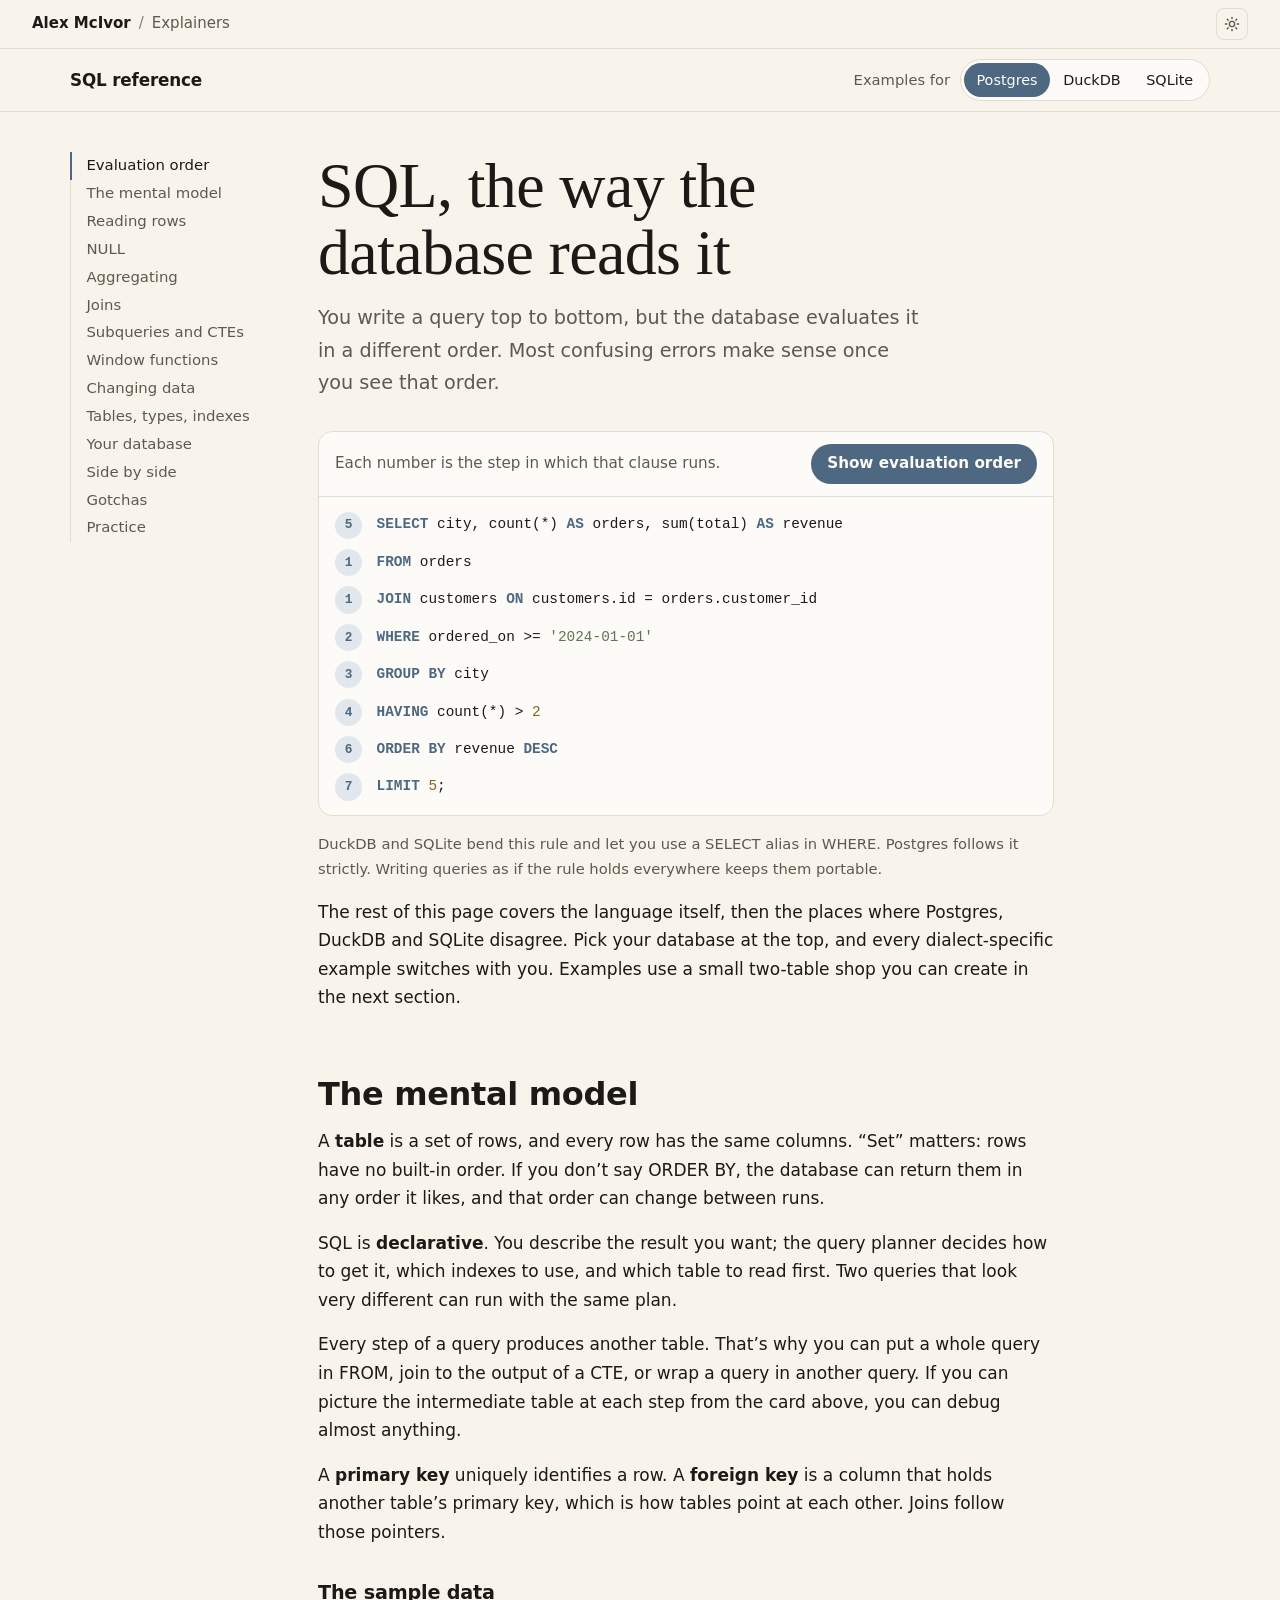
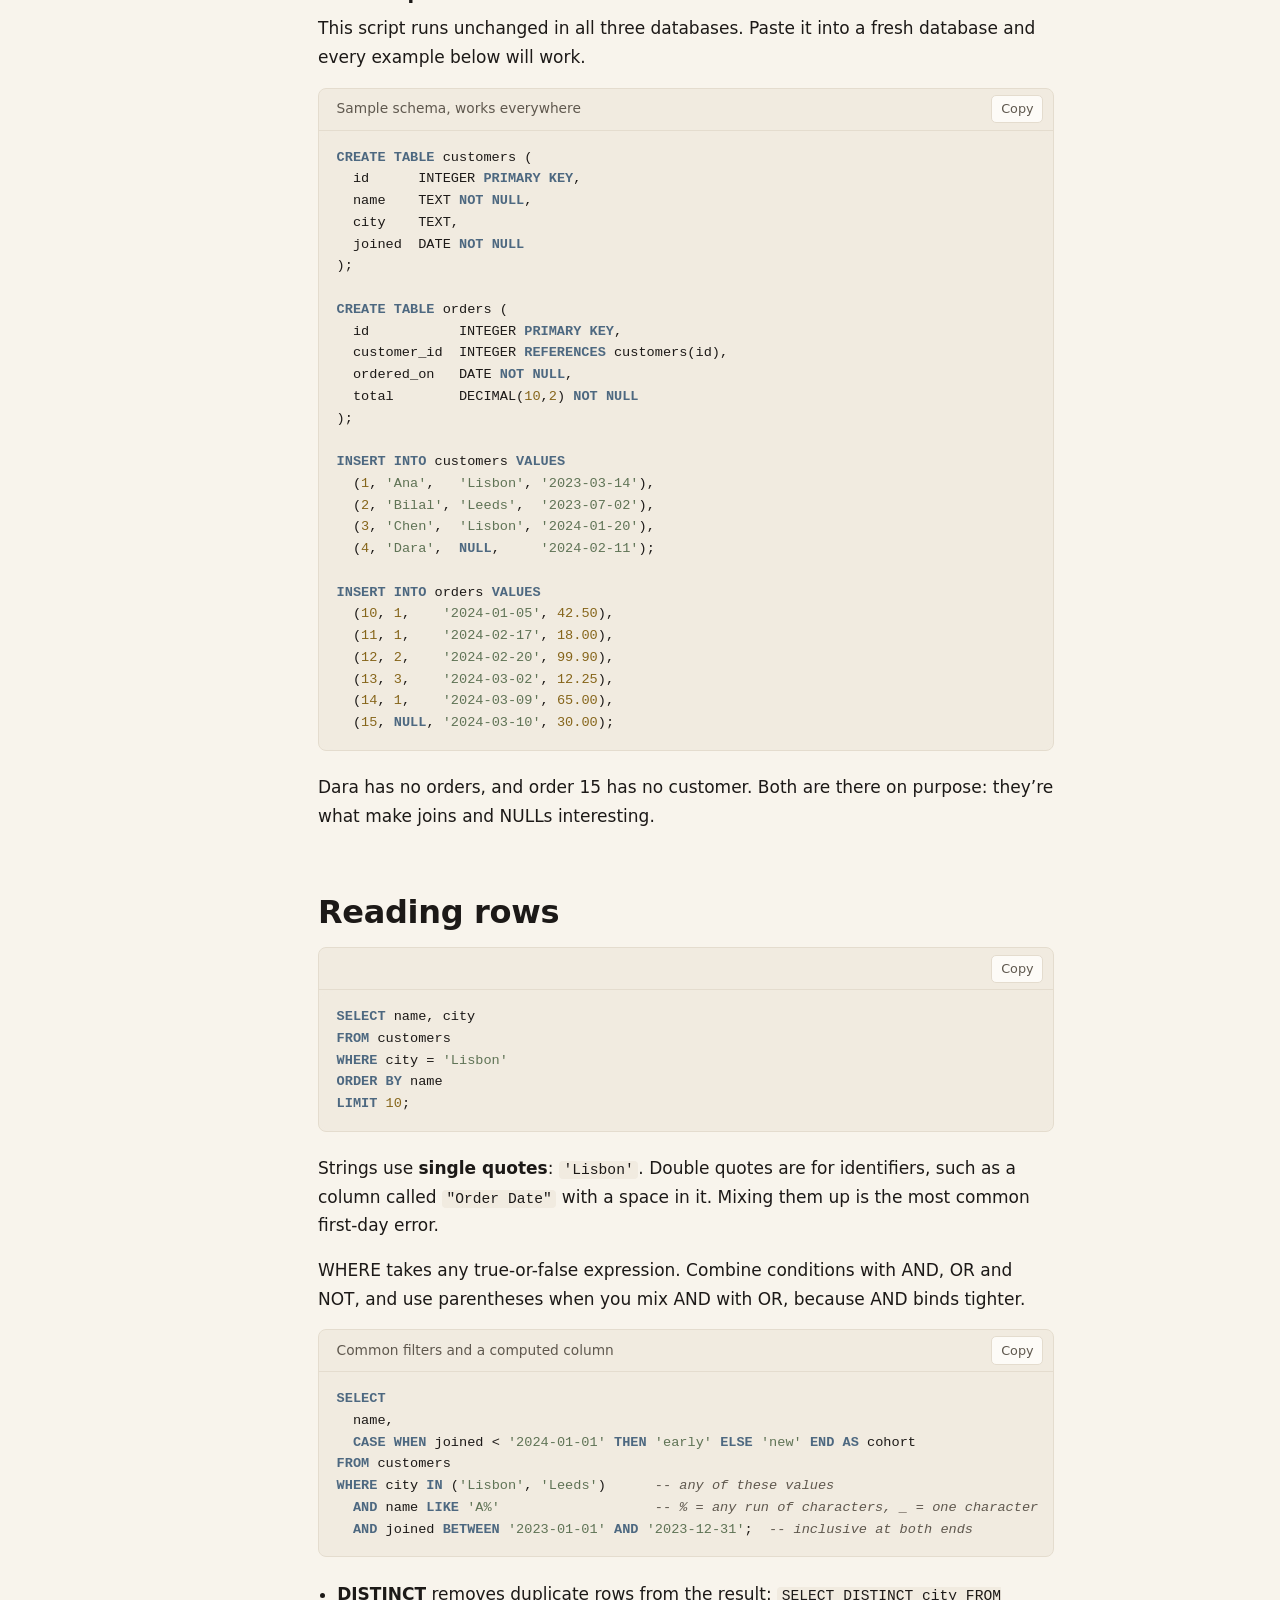
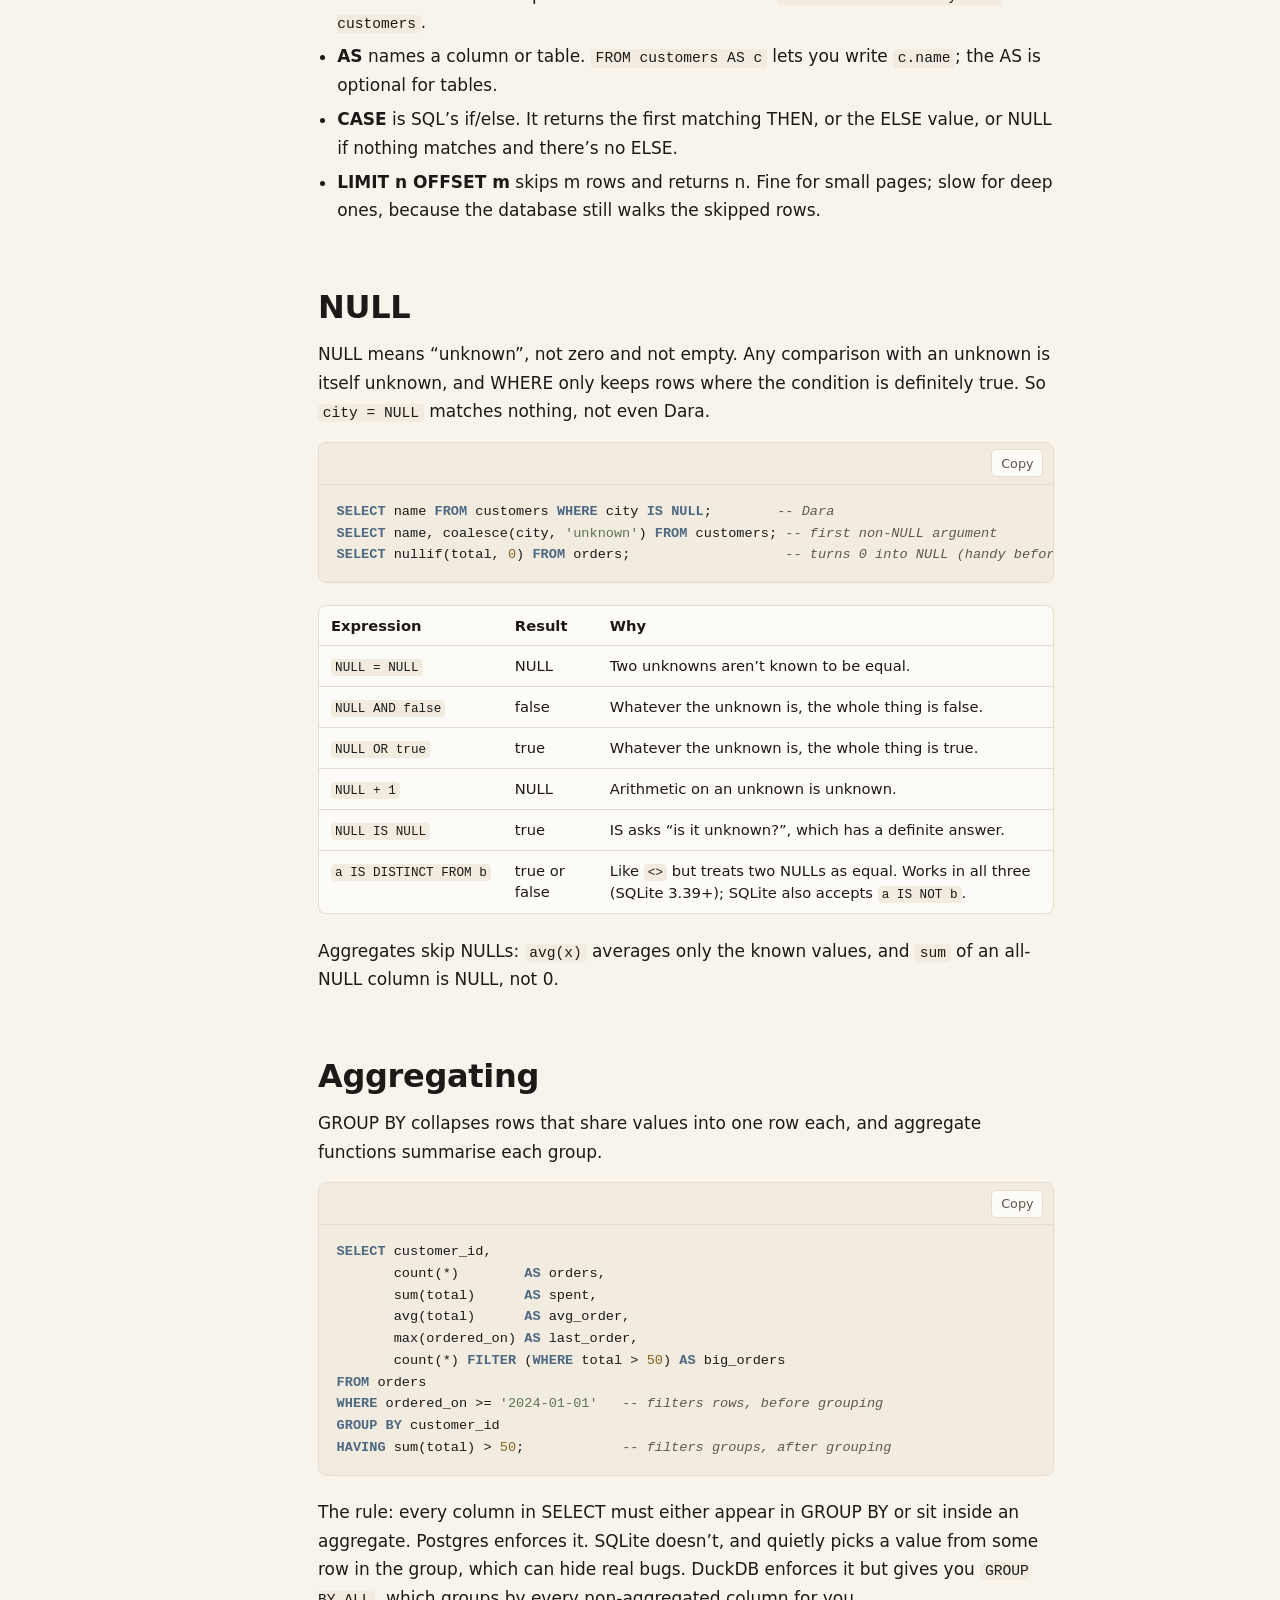
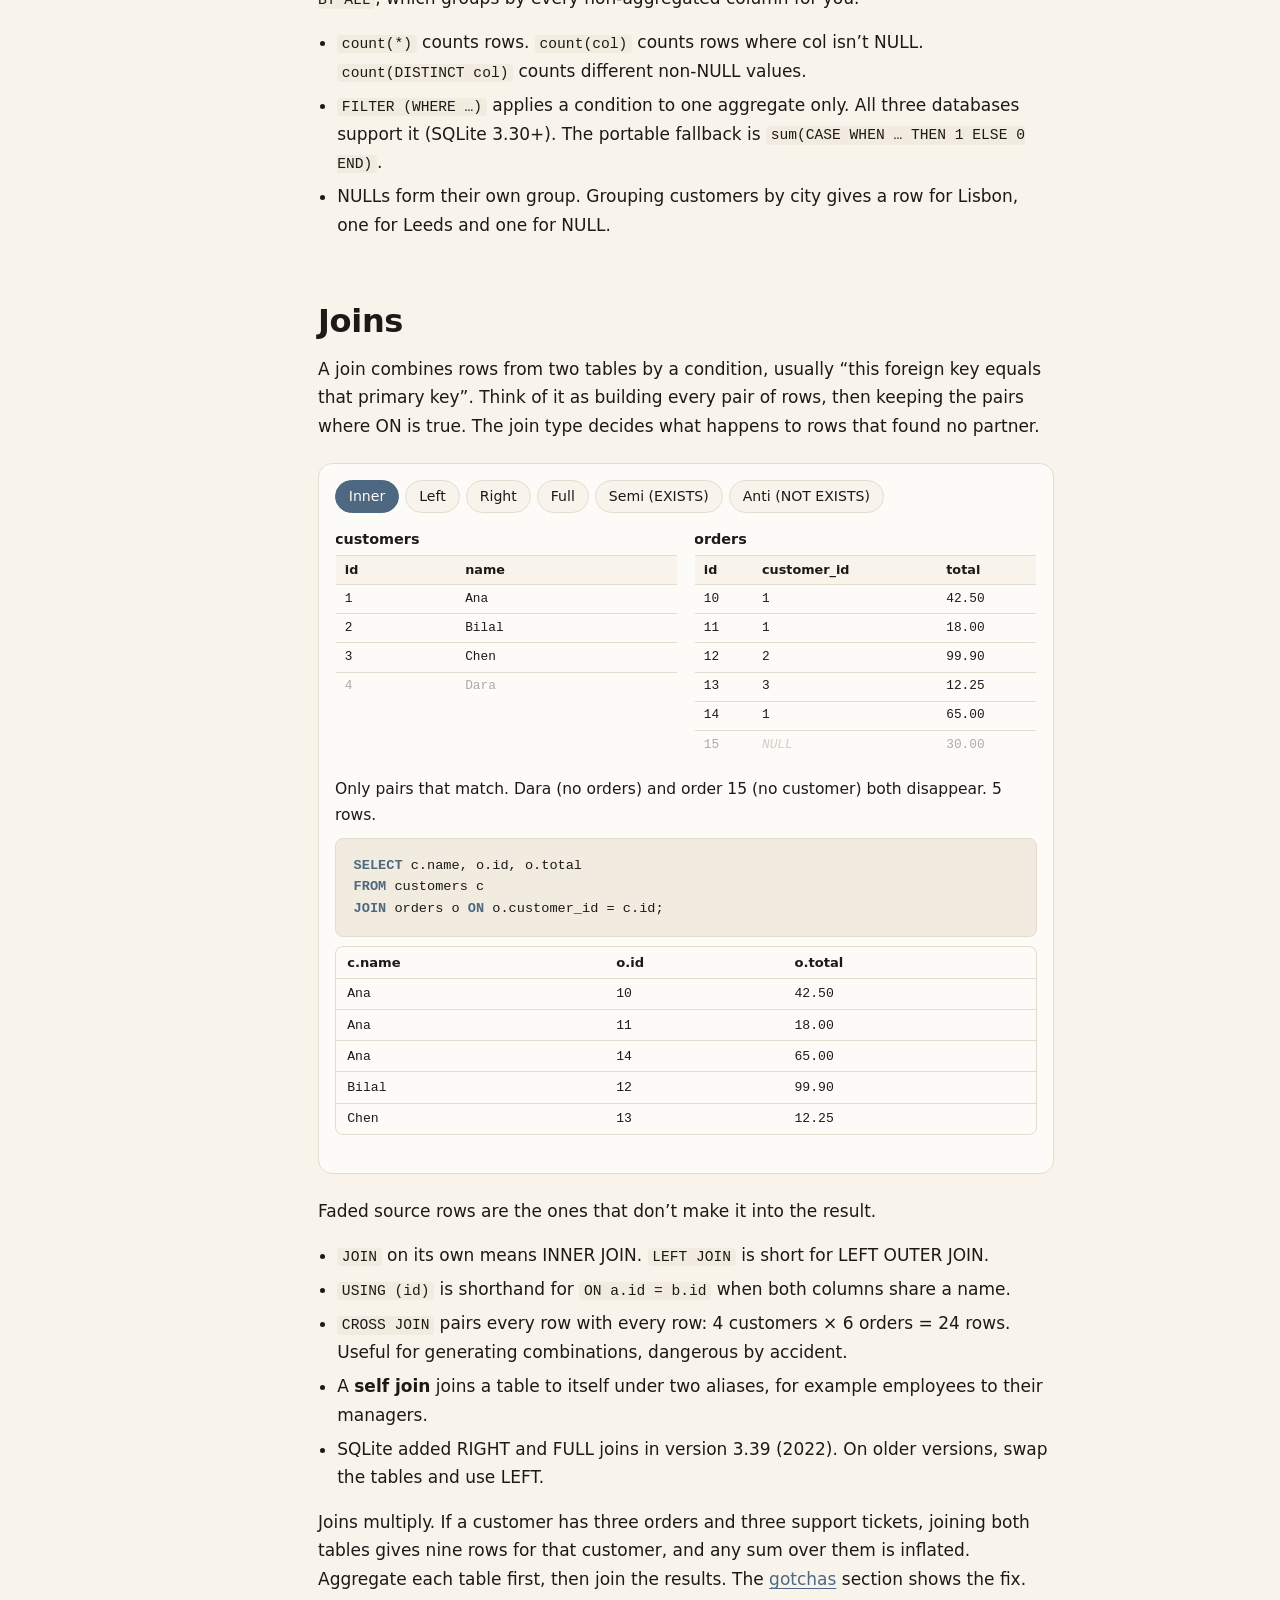
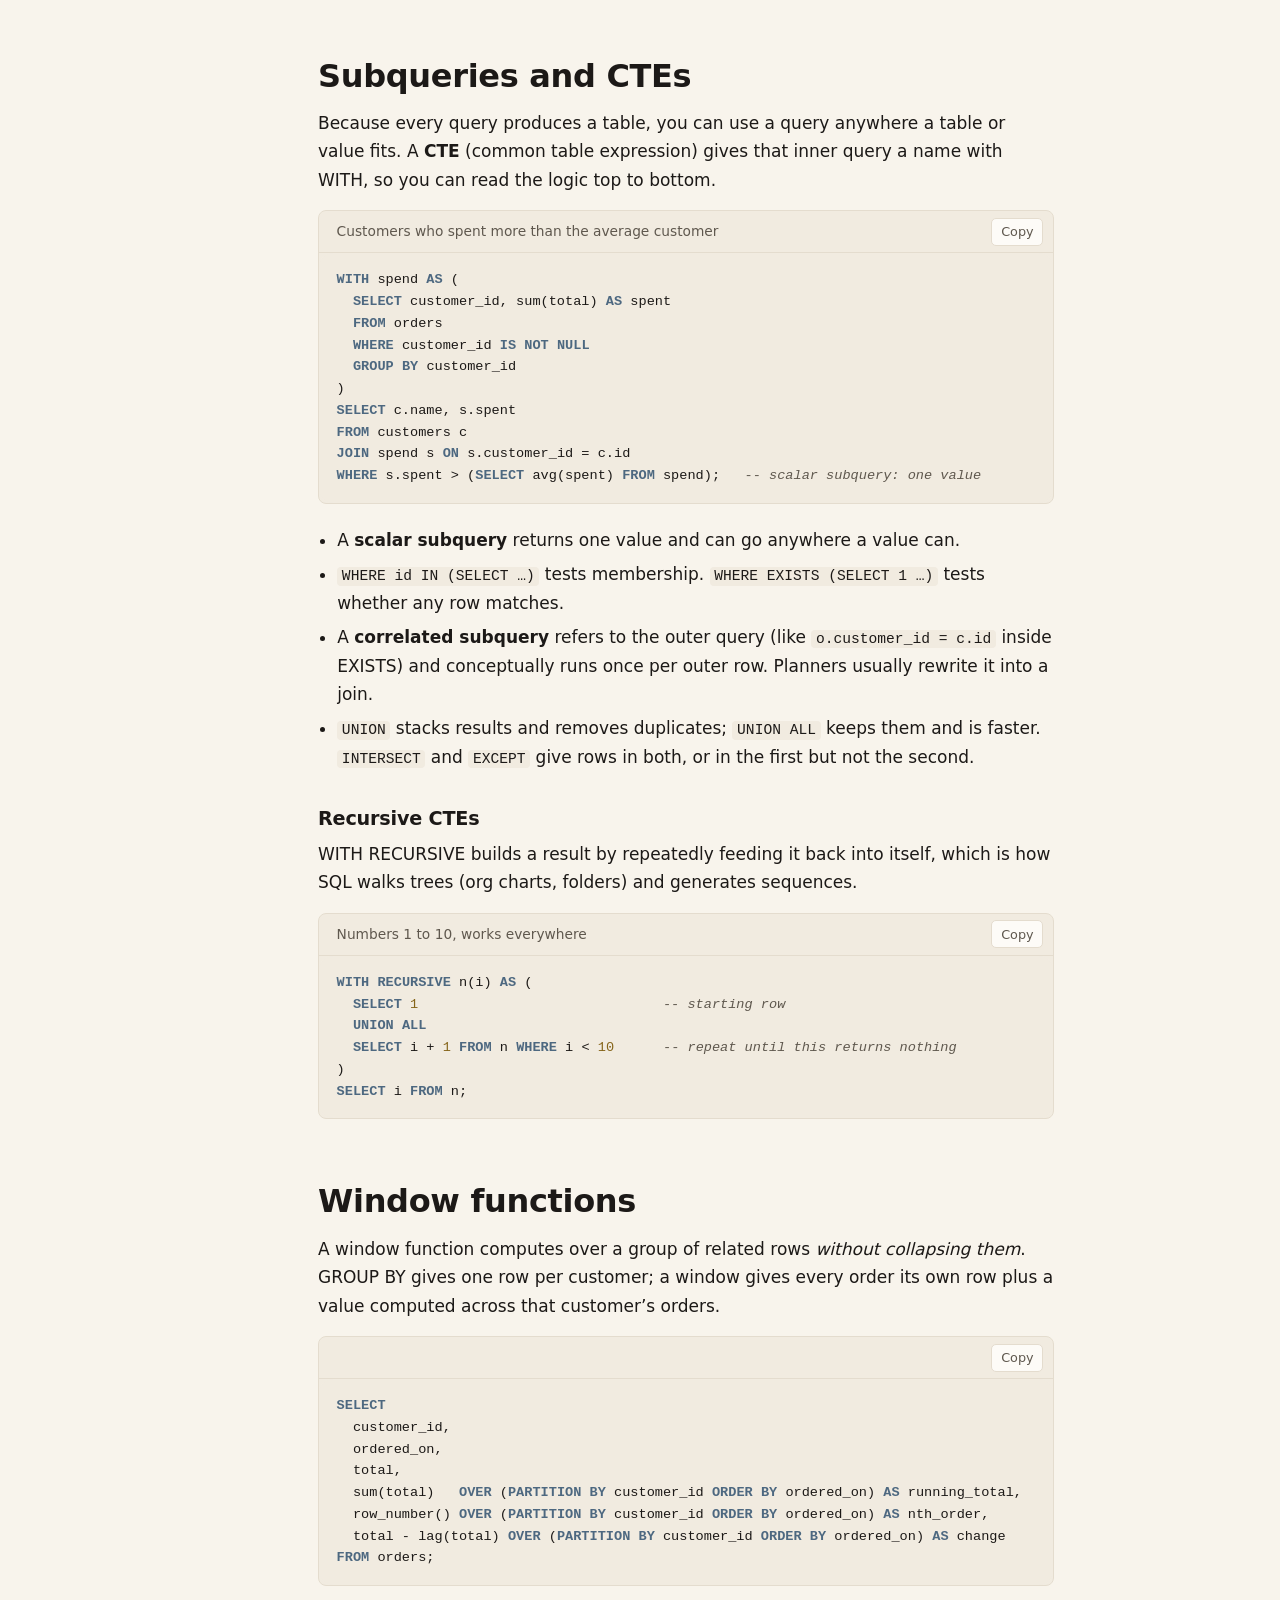
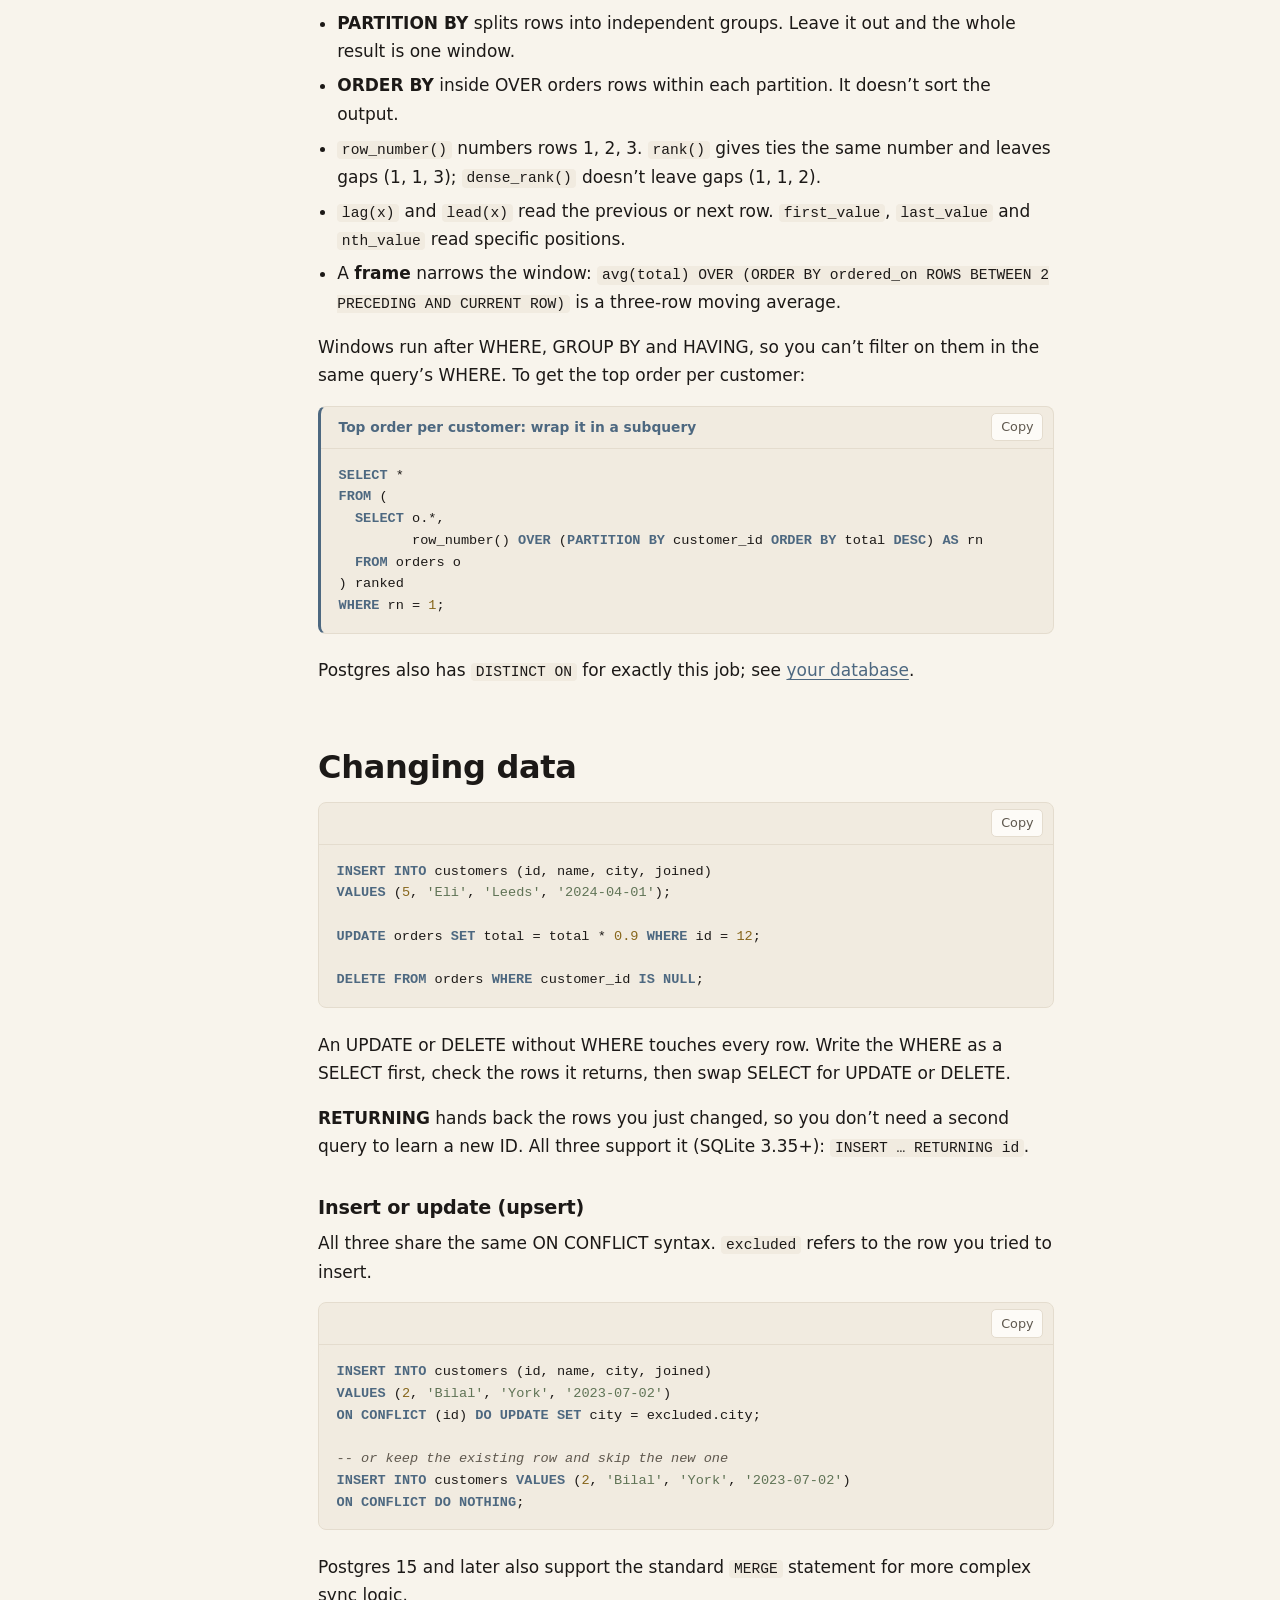
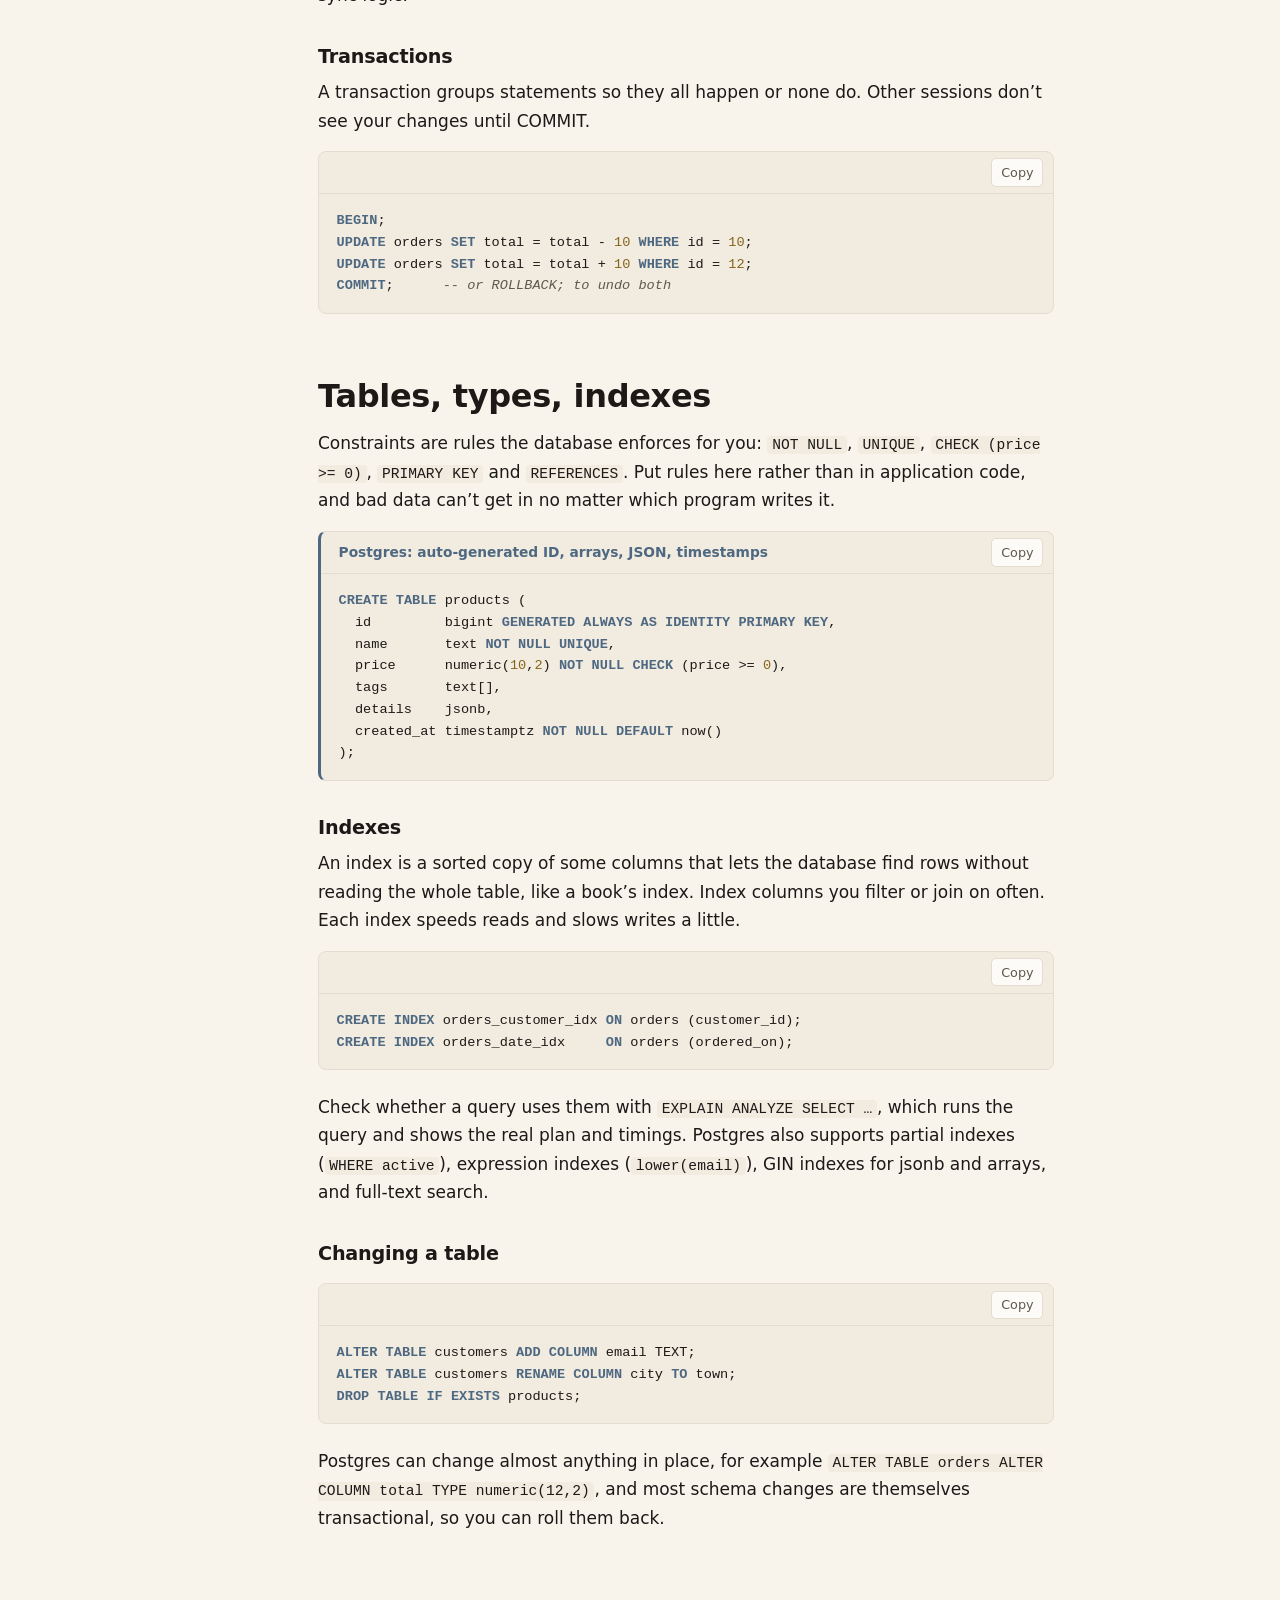
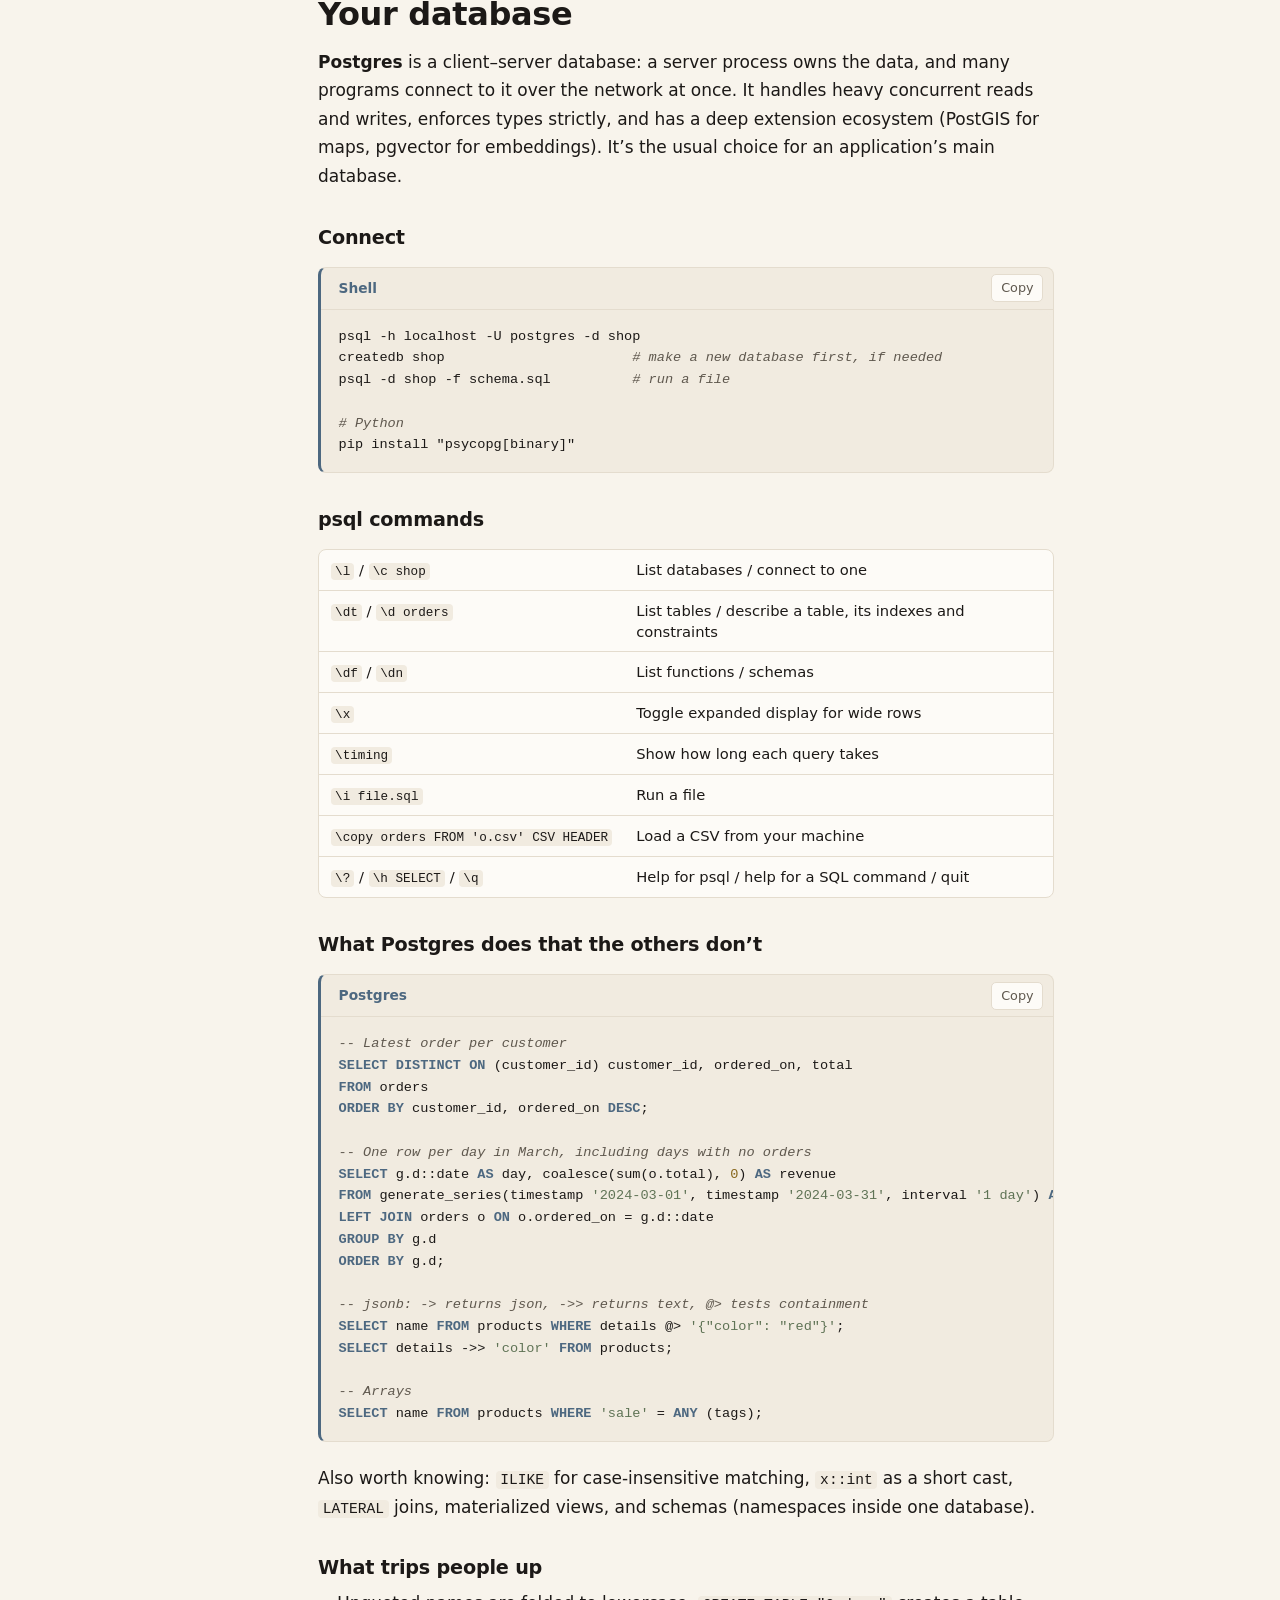
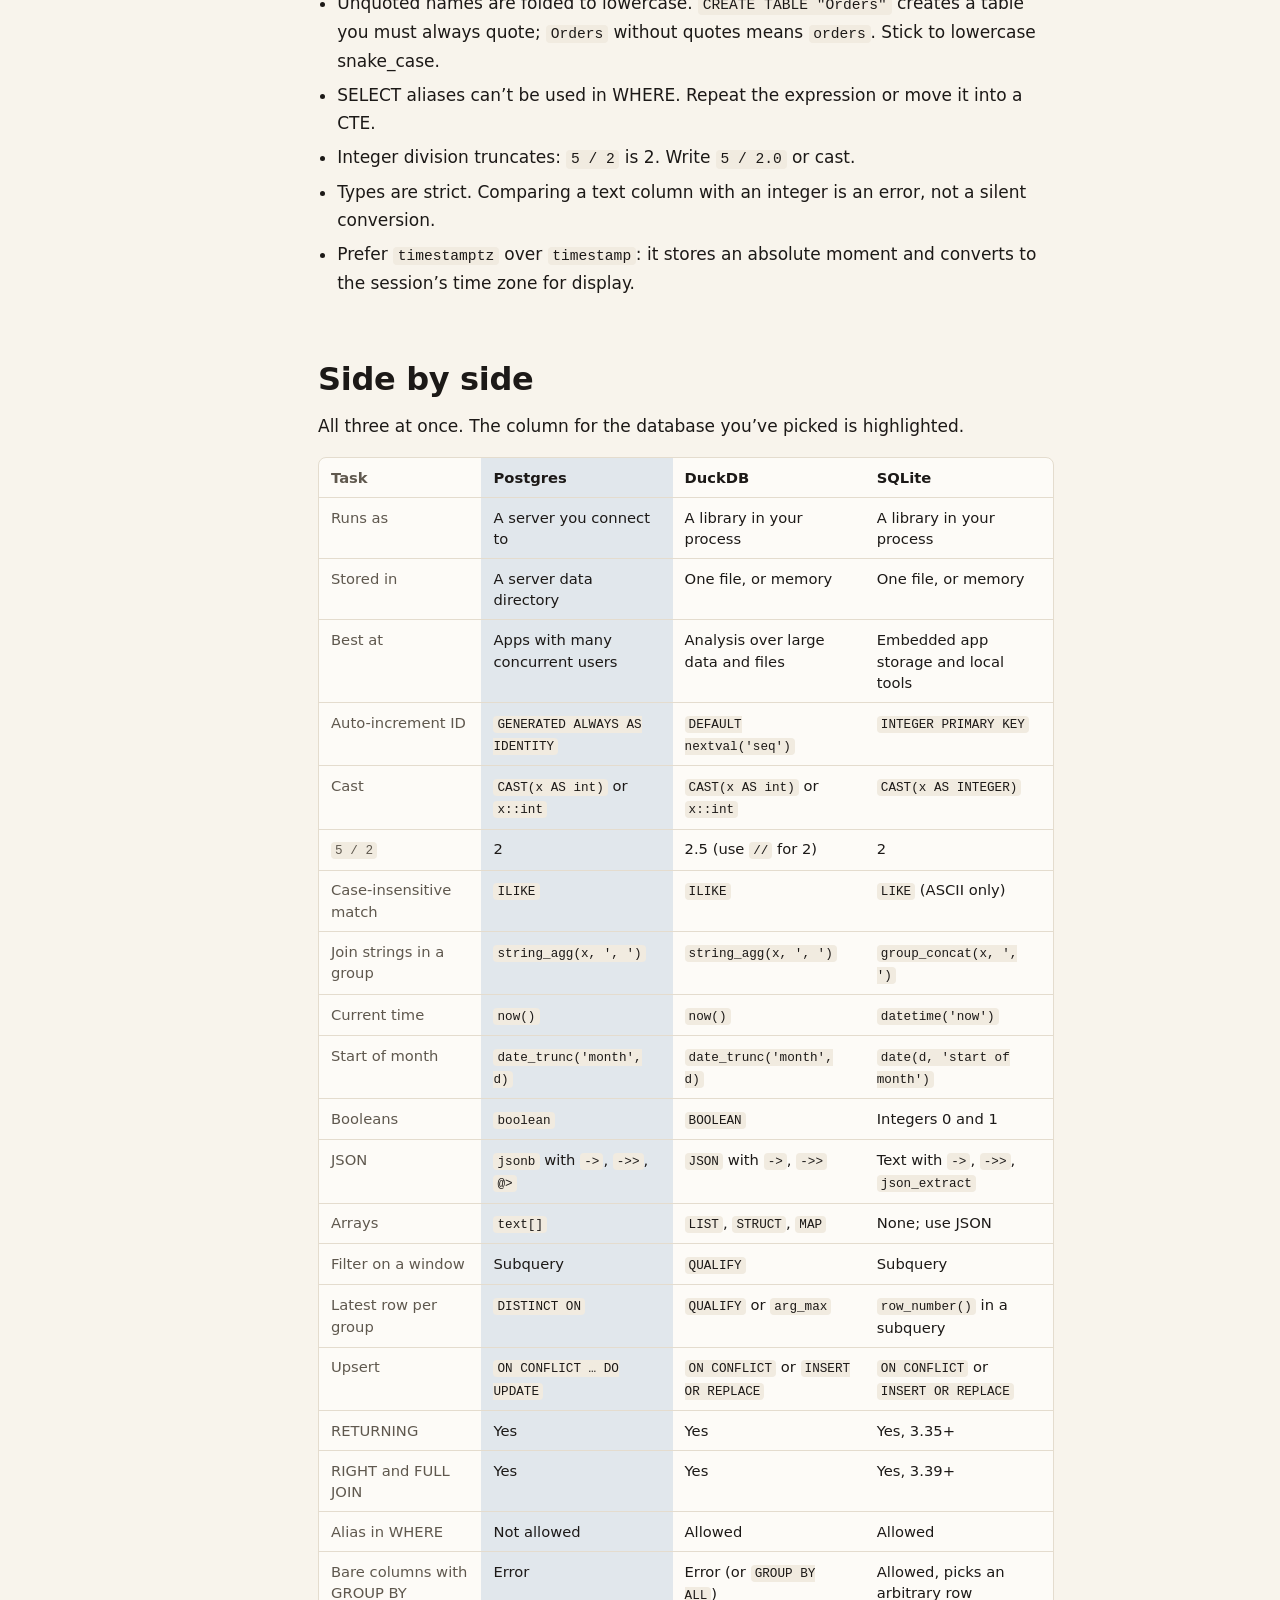
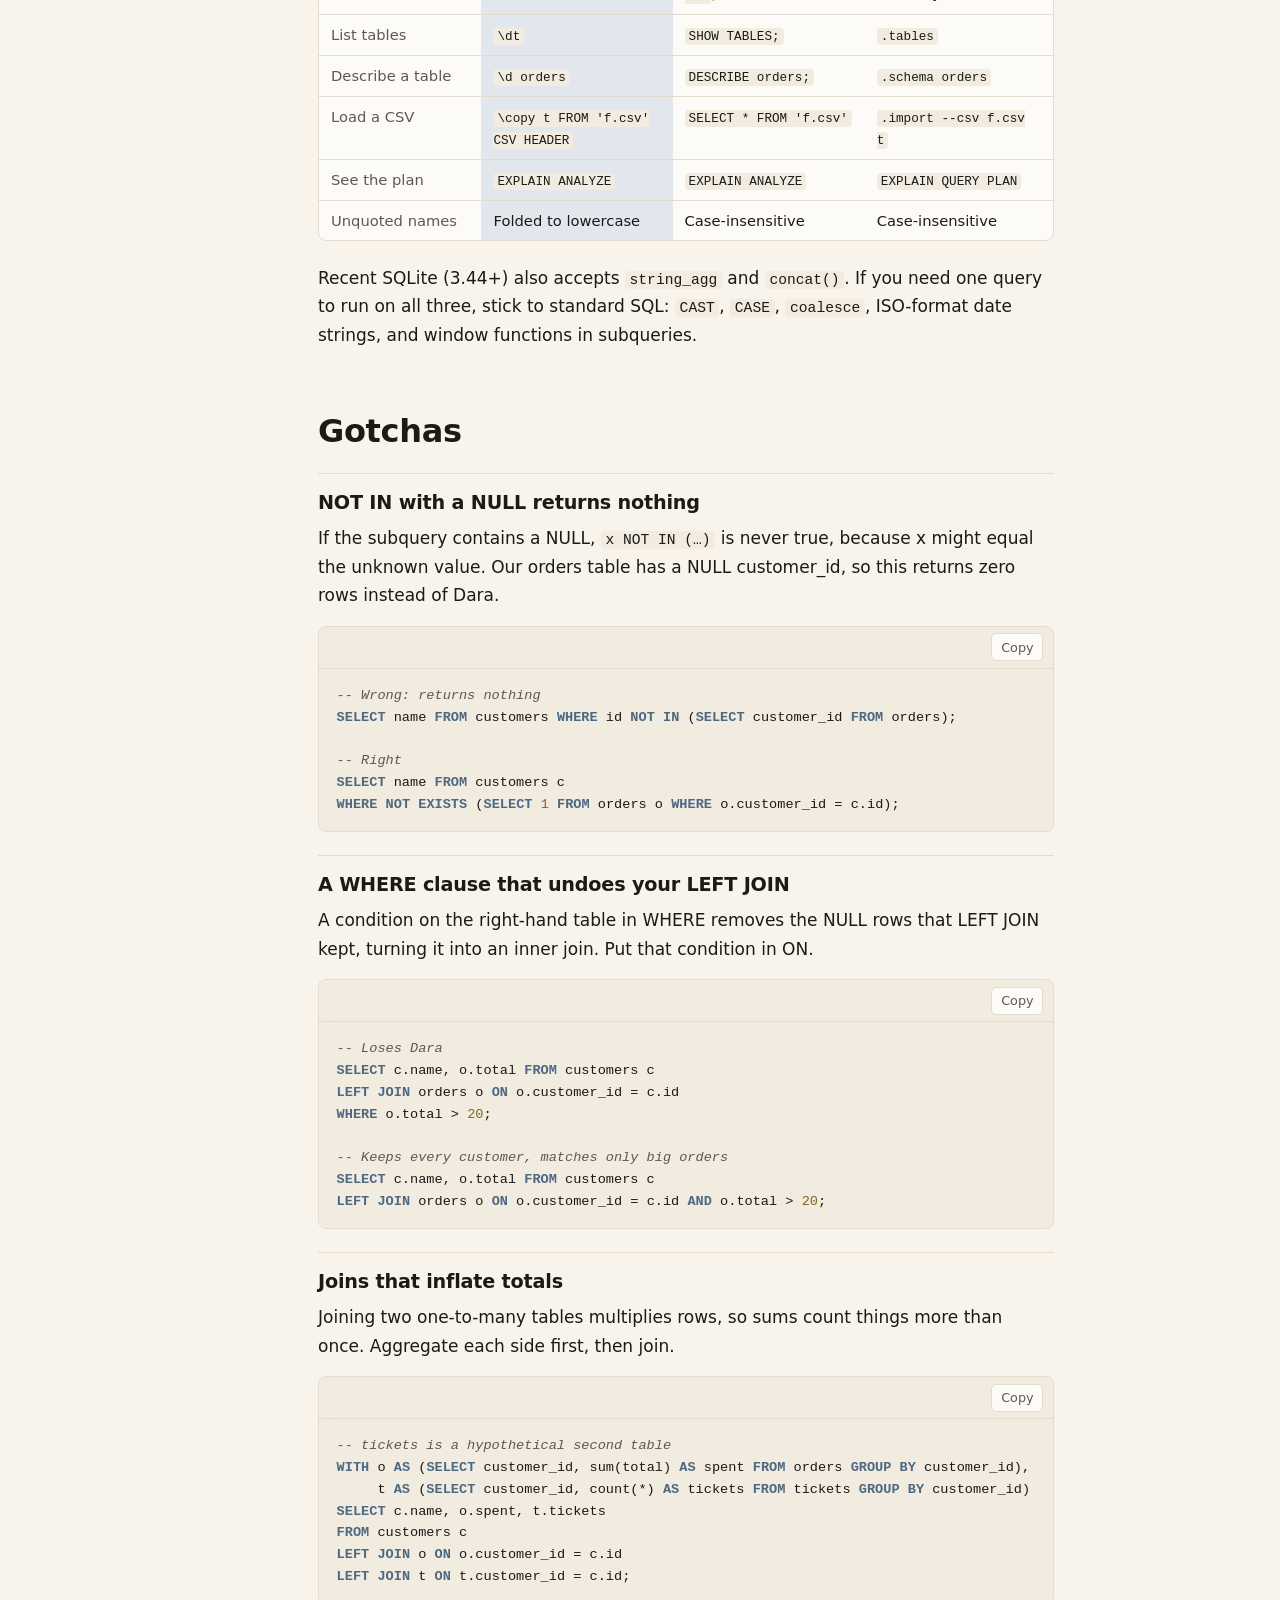
<file: explainers/sql/index.html>
<!DOCTYPE html>
<html lang="en" data-d="pg">
<head>
<meta charset="utf-8">
<meta name="viewport" content="width=device-width, initial-scale=1, viewport-fit=cover">
<!-- Theme: light by default, applied before first paint. Same key as the rest of the
     site, so the choice made on the home page carries here and back. -->
<script>
  (function () {
    var KEY = 'theme';
    var DEFAULT = 'light';
    function apply(choice) {
      document.documentElement.setAttribute('data-theme', choice);
    }
    function stored() {
      try {
        var v = localStorage.getItem(KEY);
        return v === 'light' || v === 'dark' ? v : null;
      } catch (e) {
        return null;
      }
    }
    apply(stored() || DEFAULT);
    window.setTheme = function (choice) {
      apply(choice);
      try {
        localStorage.setItem(KEY, choice);
      } catch (e) {}
    };
  })();
</script>
<link rel="icon" href="../../favicon.ico" sizes="32x32">
<link rel="icon" href="../../favicon.svg" type="image/svg+xml">
<link rel="apple-touch-icon" href="../../apple-touch-icon.png">
<link rel="stylesheet" href="../../css/tokens.css">
<link rel="stylesheet" href="../../css/palette.css">
<title>SQL reference — Alex McIvor</title>
<meta name="description" content="SQL the way the database reads it, with every example switchable between Postgres, DuckDB and SQLite.">
<style>
/* Palette: mapped onto Cream & Ink (../../css/tokens.css, ../explainer.css). Each dialect
   keeps its own colour, and the page accent follows whichever one is picked. */
:root{
  --bg:var(--paper); --surface:var(--paper-raised); --muted:var(--ink-muted); --rule:var(--paper-line); --code-bg:var(--paper-sunken);
  --str:var(--syn-string); --num:var(--syn-number); --com:var(--syn-comment); --nullc:var(--ink-faint);
  --pg:var(--cat-slate); --pg-soft:var(--cat-slate-tint); --duck:var(--cat-ochre); --duck-soft:var(--cat-ochre-tint); --lite:var(--cat-sage); --lite-soft:var(--cat-sage-tint);
  --accent:var(--pg); --accent-soft:var(--pg-soft);
  --serif:var(--font-sans);
  --mono:var(--font-mono);
  box-sizing:border-box;
  padding-top:env(safe-area-inset-top, 0px);
  padding-bottom:env(safe-area-inset-bottom, 0px);
}
:root[data-d="pg"]{--accent:var(--pg);--accent-soft:var(--pg-soft)}
:root[data-d="duck"]{--accent:var(--duck);--accent-soft:var(--duck-soft)}
:root[data-d="lite"]{--accent:var(--lite);--accent-soft:var(--lite-soft)}

*,*::before,*::after{box-sizing:inherit}
html{scroll-padding-top:calc(env(safe-area-inset-top, 0px) + 72px);scroll-behavior:smooth}
@media (prefers-reduced-motion: reduce){html{scroll-behavior:auto}}
body{margin:0;background:var(--bg);color:var(--ink);font-family:var(--serif);font-size:1.0625rem;line-height:1.68;-webkit-font-smoothing:antialiased}
body::before{content:"";position:fixed;inset:0 0 auto;height:env(safe-area-inset-top, 0px);z-index:10;background:var(--bg)}
a{color:var(--accent);text-underline-offset:.18em;text-decoration-thickness:1px}
a:hover{text-decoration-thickness:2px}
:focus-visible{outline:2px solid var(--accent);outline-offset:2px;border-radius:3px}
img{max-width:100%}

/* Dialect switching */
:root[data-d="pg"] [data-for]:not([data-for~="pg"]),
:root[data-d="duck"] [data-for]:not([data-for~="duck"]),
:root[data-d="lite"] [data-for]:not([data-for~="lite"]){display:none}

/* Header */
.top{position:sticky;top:env(safe-area-inset-top, 0px);z-index:20;background:var(--bg);border-bottom:1px solid var(--rule)}
.top-inner{max-width:1180px;margin:0 auto;padding:.65rem 1.25rem;display:flex;align-items:center;justify-content:space-between;gap:1rem}
.mark{font-weight:700;font-size:1.05rem;color:var(--ink);text-decoration:none;letter-spacing:-.01em}
.switch{display:flex;align-items:center;gap:.6rem;font-size:.92rem;color:var(--muted)}
.seg{display:flex;border:1px solid var(--rule);border-radius:999px;padding:3px;background:var(--surface)}
.seg button{font:inherit;font-size:.9rem;color:var(--ink);background:none;border:0;border-radius:999px;padding:.28rem .8rem;cursor:pointer}
.seg button[aria-pressed="true"]{background:var(--accent);color:var(--surface)}
@media (max-width:560px){.switch-label{display:none}.seg button{padding:.28rem .6rem;font-size:.85rem}}

/* Layout */
.shell{max-width:1180px;margin:0 auto;padding:0 1.25rem;display:grid;grid-template-columns:200px minmax(0,1fr);gap:3rem}
.toc{position:sticky;top:calc(env(safe-area-inset-top, 0px) + 72px);align-self:start;padding-top:2.5rem;max-height:calc(100vh - 90px);overflow:auto}
.toc summary{display:none}
.toc ul{list-style:none;margin:0;padding:0;border-left:1px solid var(--rule)}
.toc a{display:block;padding:.22rem 0 .22rem .9rem;margin-left:-1px;border-left:2px solid transparent;color:var(--muted);text-decoration:none;font-size:.93rem;line-height:1.4}
.toc a:hover{color:var(--ink)}
.toc a[aria-current="true"]{color:var(--ink);border-left-color:var(--accent)}
main{min-width:0;max-width:46rem;padding-bottom:5rem}
@media (max-width:900px){
  .shell{grid-template-columns:minmax(0,1fr);gap:0}
  .toc{position:static;padding-top:1rem;max-height:none}
  .toc summary{display:list-item;cursor:pointer;font-weight:600;padding:.4rem 0}
  .toc ul{margin:.4rem 0 .6rem}
}

/* Type */
h1{font-family:var(--font-serif);font-size:clamp(2.4rem,5.5vw,4rem);line-height:1.05;letter-spacing:-.01em;margin:0 0 1rem;font-weight:400;max-width:16ch}
h2{font-size:clamp(1.6rem,3vw,2rem);line-height:1.15;letter-spacing:-.01em;margin:4rem 0 .9rem;font-weight:650}
h3{font-size:1.2rem;line-height:1.3;margin:2.2rem 0 .5rem;font-weight:600}
p{margin:0 0 1rem}
.lede{font-size:1.2rem;color:var(--muted);max-width:38rem}
section{scroll-margin-top:80px}
code{font-family:var(--mono);font-size:.86em;background:var(--code-bg);padding:.08em .32em;border-radius:4px}
ul.plain{padding-left:1.2rem;margin:0 0 1rem}
ul.plain li{margin-bottom:.35rem}

/* Code blocks */
.code{position:relative;margin:1rem 0 1.4rem;background:var(--code-bg);border-radius:8px;border:1px solid var(--rule)}
.code pre{margin:0;padding:1rem 1.1rem;overflow-x:auto;font-family:var(--mono);font-size:.85rem;line-height:1.6;tab-size:2}
.code .cap{display:flex;justify-content:space-between;align-items:center;padding:.4rem .6rem .4rem 1.1rem;border-bottom:1px solid var(--rule);font-size:.86rem;color:var(--muted)}
.code[data-for] .cap{color:var(--accent);font-weight:600}
.code[data-for]{border-left:3px solid var(--accent)}
.copy{font:inherit;font-size:.8rem;font-weight:400;color:var(--muted);background:var(--surface);border:1px solid var(--rule);border-radius:5px;padding:.15rem .55rem;cursor:pointer}
.copy:hover{color:var(--ink)}
.k{color:var(--accent);font-weight:600}
.s{color:var(--str)}
.n{color:var(--num)}
.c{color:var(--com);font-style:italic}

/* Hero query */
.hero{padding-top:2.5rem}
.qcard{margin:2rem 0 1rem;background:var(--surface);border:1px solid var(--rule);border-radius:var(--radius);overflow:hidden}
.qhead{display:flex;justify-content:space-between;align-items:center;gap:1rem;padding:.75rem 1rem;border-bottom:1px solid var(--rule)}
.qhead p{margin:0;font-size:.95rem;color:var(--muted)}
.qbtn{font:inherit;font-size:.95rem;font-weight:600;color:var(--surface);background:var(--accent);border:0;border-radius:999px;padding:.45rem 1rem;cursor:pointer;white-space:nowrap}
.qlines{list-style:none;margin:0;padding:.6rem 0}
.qline{display:grid;grid-template-columns:2.6rem minmax(0,1fr);align-items:baseline;padding:.32rem 1rem;gap:.3rem 0}
.step{display:inline-grid;place-items:center;width:1.7rem;height:1.7rem;border-radius:50%;background:var(--accent-soft);color:var(--accent);font-family:var(--mono);font-size:.8rem;font-weight:600}
.qline code{background:none;padding:0;font-size:.9rem;white-space:pre-wrap;overflow-wrap:break-word}
.note{grid-column:2;font-size:.92rem;color:var(--muted);line-height:1.45;display:none}
.qlines.eval .note{display:block}
.qlines.eval .qline{padding-top:.5rem;padding-bottom:.5rem}
.qlines.eval .qline + .qline{border-top:1px dashed var(--rule)}
@media (min-width:760px){
  .qlines.eval .qline{grid-template-columns:2.6rem minmax(0,1fr) minmax(0,1fr);gap:0 1.2rem}
  .qlines.eval .note{grid-column:3}
}
.qfoot{font-size:.92rem;color:var(--muted)}

/* Tables */
.scroll{overflow-x:auto;margin:1rem 0 1.4rem;border:1px solid var(--rule);border-radius:8px;background:var(--surface)}
table{border-collapse:collapse;width:100%;font-size:.92rem;line-height:1.45}
th,td{text-align:left;padding:.55rem .75rem;border-bottom:1px solid var(--rule);vertical-align:top}
tr:last-child td{border-bottom:0}
th{font-weight:600}
td code{white-space:nowrap}
.compare th:first-child,.compare td:first-child{color:var(--muted);min-width:9rem}
.compare td{min-width:10rem}
.compare td code{white-space:normal}
:root[data-d="pg"] .compare .c-pg,
:root[data-d="duck"] .compare .c-duck,
:root[data-d="lite"] .compare .c-lite{background:var(--accent-soft)}

/* Join demo */
.demo{margin:1.4rem 0;border:1px solid var(--rule);border-radius:var(--radius);background:var(--surface);padding:1rem}
.demo-tabs{display:flex;flex-wrap:wrap;gap:.4rem;margin-bottom:1rem}
.demo-tabs button{font:inherit;font-size:.88rem;background:var(--bg);color:var(--ink);border:1px solid var(--rule);border-radius:999px;padding:.25rem .8rem;cursor:pointer}
.demo-tabs button[aria-pressed="true"]{background:var(--accent);border-color:var(--accent);color:var(--surface)}
.demo-src{display:grid;grid-template-columns:1fr 1fr;gap:1rem;align-items:start}
.demo-out table{font-family:var(--mono);font-size:.82rem}
.demo-out th{font-family:var(--serif)}
.demo-out th,.demo-out td{padding:.35rem .7rem}
@media (max-width:560px){.demo-src{grid-template-columns:1fr}}
.mini{font-family:var(--mono);font-size:.8rem;border:1px solid var(--rule);border-radius:6px;overflow:hidden}
.mini caption{caption-side:top;text-align:left;font-family:var(--serif);font-size:.9rem;font-weight:600;padding:0 0 .3rem}
.mini th,.mini td{padding:.3rem .55rem}
.mini th{font-family:var(--serif);background:var(--bg)}
.mini tr.unused td{opacity:.35}
.nul{color:var(--nullc);font-style:italic}
.demo-desc{margin:1rem 0 .5rem;font-size:.97rem}
.demo .code{margin:.6rem 0}
.demo-out{margin-top:.6rem}

/* Gotchas & exercises */
.gotcha{border-top:1px solid var(--rule);padding-top:1.1rem;margin-top:1.4rem}
.gotcha h3{margin-top:0}
details.ex{border:1px solid var(--rule);border-radius:8px;background:var(--surface);margin:.8rem 0;padding:.7rem 1rem}
details.ex summary{cursor:pointer;font-weight:600}
details.ex[open] summary{margin-bottom:.4rem}
.ex-q{margin:.2rem 0 .3rem}

footer{border-top:1px solid var(--rule);margin-top:4rem;padding-top:1.2rem;font-size:.95rem;color:var(--muted)}
</style>
<link rel="stylesheet" href="../explainer.css">
</head>
<body>
<div class="site-strip">
  <nav class="site-strip__crumbs" aria-label="Site">
    <a class="site-strip__home" href="../../">Alex McIvor</a>
    <span class="site-strip__sep" aria-hidden="true">/</span>
    <a href="../">Explainers</a>
  </nav>
  <button id="theme-toggle" type="button" class="site-strip__toggle" aria-label="Toggle dark mode" title="Toggle dark mode">
    <span class="theme-icon theme-icon-sun" aria-hidden="true"><svg xmlns="http://www.w3.org/2000/svg" width="16" height="16" viewBox="0 0 24 24" fill="none" stroke="currentColor" stroke-width="2" stroke-linecap="round" stroke-linejoin="round"><circle cx="12" cy="12" r="4"></circle><path d="M12 2v2"></path><path d="M12 20v2"></path><path d="m4.93 4.93 1.41 1.41"></path><path d="m17.66 17.66 1.41 1.41"></path><path d="M2 12h2"></path><path d="M20 12h2"></path><path d="m6.34 17.66-1.41 1.41"></path><path d="m19.07 4.93-1.41 1.41"></path></svg></span>
    <span class="theme-icon theme-icon-moon" aria-hidden="true"><svg xmlns="http://www.w3.org/2000/svg" width="16" height="16" viewBox="0 0 24 24" fill="none" stroke="currentColor" stroke-width="2" stroke-linecap="round" stroke-linejoin="round"><path d="M21 12.79A9 9 0 1 1 11.21 3 7 7 0 0 0 21 12.79z"></path></svg></span>
  </button>
</div>
<header class="top">
  <div class="top-inner">
    <a class="mark" href="#top">SQL reference</a>
    <div class="switch" role="group" aria-label="Database for examples">
      <span class="switch-label">Examples for</span>
      <div class="seg">
        <button type="button" data-set="pg" aria-pressed="true">Postgres</button>
        <button type="button" data-set="duck" aria-pressed="false">DuckDB</button>
        <button type="button" data-set="lite" aria-pressed="false">SQLite</button>
      </div>
    </div>
  </div>
</header>

<div class="shell" id="top">
<nav class="toc" aria-label="Contents">
  <details id="toc" open>
    <summary>Contents</summary>
    <ul>
      <li><a href="#order">Evaluation order</a></li>
      <li><a href="#model">The mental model</a></li>
      <li><a href="#select">Reading rows</a></li>
      <li><a href="#null">NULL</a></li>
      <li><a href="#group">Aggregating</a></li>
      <li><a href="#joins">Joins</a></li>
      <li><a href="#cte">Subqueries and CTEs</a></li>
      <li><a href="#windows">Window functions</a></li>
      <li><a href="#write">Changing data</a></li>
      <li><a href="#schema">Tables, types, indexes</a></li>
      <li><a href="#db">Your database</a></li>
      <li><a href="#compare">Side by side</a></li>
      <li><a href="#gotchas">Gotchas</a></li>
      <li><a href="#practice">Practice</a></li>
    </ul>
  </details>
</nav>

<main>
<section class="hero" id="order">
  <h1>SQL, the way the database reads it</h1>
  <p class="lede">You write a query top to bottom, but the database evaluates it in a different order. Most confusing errors make sense once you see that order.</p>

  <div class="qcard">
    <div class="qhead">
      <p>Each number is the step in which that clause runs.</p>
      <button class="qbtn" id="qbtn" type="button" aria-pressed="false">Show evaluation order</button>
    </div>
    <ol class="qlines" id="qlines">
      <li class="qline" data-step="5" data-pos="0"><span class="step">5</span><code>SELECT city, count(*) AS orders, sum(total) AS revenue</code><span class="note">Compute the output columns and give them names. Aliases like <em>revenue</em> are born here.</span></li>
      <li class="qline" data-step="1" data-pos="1"><span class="step">1</span><code>FROM orders</code><span class="note">Start with every row of <em>orders</em>.</span></li>
      <li class="qline" data-step="1" data-pos="2"><span class="step">1</span><code>JOIN customers ON customers.id = orders.customer_id</code><span class="note">Pair each order with its customer. The result is one wide table.</span></li>
      <li class="qline" data-step="2" data-pos="3"><span class="step">2</span><code>WHERE ordered_on &gt;= '2024-01-01'</code><span class="note">Throw away rows before grouping. The SELECT aliases don’t exist yet, so <em>WHERE revenue &gt; 100</em> fails.</span></li>
      <li class="qline" data-step="3" data-pos="4"><span class="step">3</span><code>GROUP BY city</code><span class="note">Collapse the surviving rows into one row per city.</span></li>
      <li class="qline" data-step="4" data-pos="5"><span class="step">4</span><code>HAVING count(*) &gt; 2</code><span class="note">Filter the groups. Aggregates like <em>count(*)</em> only work from this point on.</span></li>
      <li class="qline" data-step="6" data-pos="6"><span class="step">6</span><code>ORDER BY revenue DESC</code><span class="note">Sort the finished result. <em>revenue</em> exists now, so the alias works.</span></li>
      <li class="qline" data-step="7" data-pos="7"><span class="step">7</span><code>LIMIT 5;</code><span class="note">Keep the first five rows. Without ORDER BY, “first” would mean nothing.</span></li>
    </ol>
  </div>
  <p class="qfoot">DuckDB and SQLite bend this rule and let you use a SELECT alias in WHERE. Postgres follows it strictly. Writing queries as if the rule holds everywhere keeps them portable.</p>
  <p>The rest of this page covers the language itself, then the places where Postgres, DuckDB and SQLite disagree. Pick your database at the top, and every dialect-specific example switches with you. Examples use a small two-table shop you can create in the next section.</p>
</section>

<section id="model">
  <h2>The mental model</h2>
  <p>A <strong>table</strong> is a set of rows, and every row has the same columns. “Set” matters: rows have no built-in order. If you don’t say ORDER BY, the database can return them in any order it likes, and that order can change between runs.</p>
  <p>SQL is <strong>declarative</strong>. You describe the result you want; the query planner decides how to get it, which indexes to use, and which table to read first. Two queries that look very different can run with the same plan.</p>
  <p>Every step of a query produces another table. That’s why you can put a whole query in FROM, join to the output of a CTE, or wrap a query in another query. If you can picture the intermediate table at each step from the card above, you can debug almost anything.</p>
  <p>A <strong>primary key</strong> uniquely identifies a row. A <strong>foreign key</strong> is a column that holds another table’s primary key, which is how tables point at each other. Joins follow those pointers.</p>

  <h3>The sample data</h3>
  <p>This script runs unchanged in all three databases. Paste it into a fresh database and every example below will work.</p>
  <div class="code" data-cap="Sample schema, works everywhere"><pre>CREATE TABLE customers (
  id      INTEGER PRIMARY KEY,
  name    TEXT NOT NULL,
  city    TEXT,
  joined  DATE NOT NULL
);

CREATE TABLE orders (
  id           INTEGER PRIMARY KEY,
  customer_id  INTEGER REFERENCES customers(id),
  ordered_on   DATE NOT NULL,
  total        DECIMAL(10,2) NOT NULL
);

INSERT INTO customers VALUES
  (1, 'Ana',   'Lisbon', '2023-03-14'),
  (2, 'Bilal', 'Leeds',  '2023-07-02'),
  (3, 'Chen',  'Lisbon', '2024-01-20'),
  (4, 'Dara',  NULL,     '2024-02-11');

INSERT INTO orders VALUES
  (10, 1,    '2024-01-05', 42.50),
  (11, 1,    '2024-02-17', 18.00),
  (12, 2,    '2024-02-20', 99.90),
  (13, 3,    '2024-03-02', 12.25),
  (14, 1,    '2024-03-09', 65.00),
  (15, NULL, '2024-03-10', 30.00);</pre></div>
  <p>Dara has no orders, and order 15 has no customer. Both are there on purpose: they’re what make joins and NULLs interesting.</p>
</section>

<section id="select">
  <h2>Reading rows</h2>
  <div class="code"><pre>SELECT name, city
FROM customers
WHERE city = 'Lisbon'
ORDER BY name
LIMIT 10;</pre></div>
  <p>Strings use <strong>single quotes</strong>: <code>'Lisbon'</code>. Double quotes are for identifiers, such as a column called <code>"Order Date"</code> with a space in it. Mixing them up is the most common first-day error.</p>
  <p>WHERE takes any true-or-false expression. Combine conditions with AND, OR and NOT, and use parentheses when you mix AND with OR, because AND binds tighter.</p>
  <div class="code" data-cap="Common filters and a computed column"><pre>SELECT
  name,
  CASE WHEN joined &lt; '2024-01-01' THEN 'early' ELSE 'new' END AS cohort
FROM customers
WHERE city IN ('Lisbon', 'Leeds')      -- any of these values
  AND name LIKE 'A%'                   -- % = any run of characters, _ = one character
  AND joined BETWEEN '2023-01-01' AND '2023-12-31';  -- inclusive at both ends</pre></div>
  <ul class="plain">
    <li><strong>DISTINCT</strong> removes duplicate rows from the result: <code>SELECT DISTINCT city FROM customers</code>.</li>
    <li><strong>AS</strong> names a column or table. <code>FROM customers AS c</code> lets you write <code>c.name</code>; the AS is optional for tables.</li>
    <li><strong>CASE</strong> is SQL’s if/else. It returns the first matching THEN, or the ELSE value, or NULL if nothing matches and there’s no ELSE.</li>
    <li><strong>LIMIT n OFFSET m</strong> skips m rows and returns n. Fine for small pages; slow for deep ones, because the database still walks the skipped rows.</li>
  </ul>
</section>

<section id="null">
  <h2>NULL</h2>
  <p>NULL means “unknown”, not zero and not empty. Any comparison with an unknown is itself unknown, and WHERE only keeps rows where the condition is definitely true. So <code>city = NULL</code> matches nothing, not even Dara.</p>
  <div class="code"><pre>SELECT name FROM customers WHERE city IS NULL;        -- Dara
SELECT name, coalesce(city, 'unknown') FROM customers; -- first non-NULL argument
SELECT nullif(total, 0) FROM orders;                   -- turns 0 into NULL (handy before dividing)</pre></div>
  <div class="scroll"><table>
    <thead><tr><th>Expression</th><th>Result</th><th>Why</th></tr></thead>
    <tbody>
      <tr><td><code>NULL = NULL</code></td><td>NULL</td><td>Two unknowns aren’t known to be equal.</td></tr>
      <tr><td><code>NULL AND false</code></td><td>false</td><td>Whatever the unknown is, the whole thing is false.</td></tr>
      <tr><td><code>NULL OR true</code></td><td>true</td><td>Whatever the unknown is, the whole thing is true.</td></tr>
      <tr><td><code>NULL + 1</code></td><td>NULL</td><td>Arithmetic on an unknown is unknown.</td></tr>
      <tr><td><code>NULL IS NULL</code></td><td>true</td><td>IS asks “is it unknown?”, which has a definite answer.</td></tr>
      <tr><td><code>a IS DISTINCT FROM b</code></td><td>true or false</td><td>Like <code>&lt;&gt;</code> but treats two NULLs as equal. Works in all three (SQLite 3.39+); SQLite also accepts <code>a IS NOT b</code>.</td></tr>
    </tbody>
  </table></div>
  <p>Aggregates skip NULLs: <code>avg(x)</code> averages only the known values, and <code>sum</code> of an all-NULL column is NULL, not 0.</p>
</section>

<section id="group">
  <h2>Aggregating</h2>
  <p>GROUP BY collapses rows that share values into one row each, and aggregate functions summarise each group.</p>
  <div class="code"><pre>SELECT customer_id,
       count(*)        AS orders,
       sum(total)      AS spent,
       avg(total)      AS avg_order,
       max(ordered_on) AS last_order,
       count(*) FILTER (WHERE total &gt; 50) AS big_orders
FROM orders
WHERE ordered_on &gt;= '2024-01-01'   -- filters rows, before grouping
GROUP BY customer_id
HAVING sum(total) &gt; 50;            -- filters groups, after grouping</pre></div>
  <p>The rule: every column in SELECT must either appear in GROUP BY or sit inside an aggregate. Postgres enforces it. SQLite doesn’t, and quietly picks a value from some row in the group, which can hide real bugs. DuckDB enforces it but gives you <code>GROUP BY ALL</code>, which groups by every non-aggregated column for you.</p>
  <ul class="plain">
    <li><code>count(*)</code> counts rows. <code>count(col)</code> counts rows where col isn’t NULL. <code>count(DISTINCT col)</code> counts different non-NULL values.</li>
    <li><code>FILTER (WHERE …)</code> applies a condition to one aggregate only. All three databases support it (SQLite 3.30+). The portable fallback is <code>sum(CASE WHEN … THEN 1 ELSE 0 END)</code>.</li>
    <li>NULLs form their own group. Grouping customers by city gives a row for Lisbon, one for Leeds and one for NULL.</li>
  </ul>
</section>

<section id="joins">
  <h2>Joins</h2>
  <p>A join combines rows from two tables by a condition, usually “this foreign key equals that primary key”. Think of it as building every pair of rows, then keeping the pairs where ON is true. The join type decides what happens to rows that found no partner.</p>
  <div class="demo" id="demo">
    <div class="demo-tabs" role="group" aria-label="Join type">
      <button type="button" data-j="inner" aria-pressed="true">Inner</button>
      <button type="button" data-j="left" aria-pressed="false">Left</button>
      <button type="button" data-j="right" aria-pressed="false">Right</button>
      <button type="button" data-j="full" aria-pressed="false">Full</button>
      <button type="button" data-j="semi" aria-pressed="false">Semi (EXISTS)</button>
      <button type="button" data-j="anti" aria-pressed="false">Anti (NOT EXISTS)</button>
    </div>
    <div class="demo-src" id="demo-src"></div>
    <p class="demo-desc" id="demo-desc" aria-live="polite"></p>
    <div class="code"><pre id="demo-sql"></pre></div>
    <div class="scroll demo-out" id="demo-out"></div>
  </div>
  <p>Faded source rows are the ones that don’t make it into the result.</p>
  <ul class="plain">
    <li><code>JOIN</code> on its own means INNER JOIN. <code>LEFT JOIN</code> is short for LEFT OUTER JOIN.</li>
    <li><code>USING (id)</code> is shorthand for <code>ON a.id = b.id</code> when both columns share a name.</li>
    <li><code>CROSS JOIN</code> pairs every row with every row: 4 customers × 6 orders = 24 rows. Useful for generating combinations, dangerous by accident.</li>
    <li>A <strong>self join</strong> joins a table to itself under two aliases, for example employees to their managers.</li>
    <li>SQLite added RIGHT and FULL joins in version 3.39 (2022). On older versions, swap the tables and use LEFT.</li>
  </ul>
  <p>Joins multiply. If a customer has three orders and three support tickets, joining both tables gives nine rows for that customer, and any sum over them is inflated. Aggregate each table first, then join the results. The <a href="#gotchas">gotchas</a> section shows the fix.</p>
</section>

<section id="cte">
  <h2>Subqueries and CTEs</h2>
  <p>Because every query produces a table, you can use a query anywhere a table or value fits. A <strong>CTE</strong> (common table expression) gives that inner query a name with WITH, so you can read the logic top to bottom.</p>
  <div class="code" data-cap="Customers who spent more than the average customer"><pre>WITH spend AS (
  SELECT customer_id, sum(total) AS spent
  FROM orders
  WHERE customer_id IS NOT NULL
  GROUP BY customer_id
)
SELECT c.name, s.spent
FROM customers c
JOIN spend s ON s.customer_id = c.id
WHERE s.spent &gt; (SELECT avg(spent) FROM spend);   -- scalar subquery: one value</pre></div>
  <ul class="plain">
    <li>A <strong>scalar subquery</strong> returns one value and can go anywhere a value can.</li>
    <li><code>WHERE id IN (SELECT …)</code> tests membership. <code>WHERE EXISTS (SELECT 1 …)</code> tests whether any row matches.</li>
    <li>A <strong>correlated subquery</strong> refers to the outer query (like <code>o.customer_id = c.id</code> inside EXISTS) and conceptually runs once per outer row. Planners usually rewrite it into a join.</li>
    <li><code>UNION</code> stacks results and removes duplicates; <code>UNION ALL</code> keeps them and is faster. <code>INTERSECT</code> and <code>EXCEPT</code> give rows in both, or in the first but not the second.</li>
  </ul>
  <h3>Recursive CTEs</h3>
  <p>WITH RECURSIVE builds a result by repeatedly feeding it back into itself, which is how SQL walks trees (org charts, folders) and generates sequences.</p>
  <div class="code" data-cap="Numbers 1 to 10, works everywhere"><pre>WITH RECURSIVE n(i) AS (
  SELECT 1                              -- starting row
  UNION ALL
  SELECT i + 1 FROM n WHERE i &lt; 10      -- repeat until this returns nothing
)
SELECT i FROM n;</pre></div>
</section>

<section id="windows">
  <h2>Window functions</h2>
  <p>A window function computes over a group of related rows <em>without collapsing them</em>. GROUP BY gives one row per customer; a window gives every order its own row plus a value computed across that customer’s orders.</p>
  <div class="code"><pre>SELECT
  customer_id,
  ordered_on,
  total,
  sum(total)   OVER (PARTITION BY customer_id ORDER BY ordered_on) AS running_total,
  row_number() OVER (PARTITION BY customer_id ORDER BY ordered_on) AS nth_order,
  total - lag(total) OVER (PARTITION BY customer_id ORDER BY ordered_on) AS change
FROM orders;</pre></div>
  <ul class="plain">
    <li><strong>PARTITION BY</strong> splits rows into independent groups. Leave it out and the whole result is one window.</li>
    <li><strong>ORDER BY</strong> inside OVER orders rows within each partition. It doesn’t sort the output.</li>
    <li><code>row_number()</code> numbers rows 1, 2, 3. <code>rank()</code> gives ties the same number and leaves gaps (1, 1, 3); <code>dense_rank()</code> doesn’t leave gaps (1, 1, 2).</li>
    <li><code>lag(x)</code> and <code>lead(x)</code> read the previous or next row. <code>first_value</code>, <code>last_value</code> and <code>nth_value</code> read specific positions.</li>
    <li>A <strong>frame</strong> narrows the window: <code>avg(total) OVER (ORDER BY ordered_on ROWS BETWEEN 2 PRECEDING AND CURRENT ROW)</code> is a three-row moving average.</li>
  </ul>
  <p>Windows run after WHERE, GROUP BY and HAVING, so you can’t filter on them in the same query’s WHERE. To get the top order per customer:</p>
  <div class="code" data-for="pg lite" data-cap="Top order per customer: wrap it in a subquery"><pre>SELECT *
FROM (
  SELECT o.*,
         row_number() OVER (PARTITION BY customer_id ORDER BY total DESC) AS rn
  FROM orders o
) ranked
WHERE rn = 1;</pre></div>
  <div class="code" data-for="duck" data-cap="Top order per customer: DuckDB’s QUALIFY filters on a window directly"><pre>SELECT *
FROM orders
QUALIFY row_number() OVER (PARTITION BY customer_id ORDER BY total DESC) = 1;</pre></div>
  <p data-for="pg">Postgres also has <code>DISTINCT ON</code> for exactly this job; see <a href="#db">your database</a>.</p>
  <p data-for="lite">SQLite has supported window functions since 3.25 (2018).</p>
</section>

<section id="write">
  <h2>Changing data</h2>
  <div class="code"><pre>INSERT INTO customers (id, name, city, joined)
VALUES (5, 'Eli', 'Leeds', '2024-04-01');

UPDATE orders SET total = total * 0.9 WHERE id = 12;

DELETE FROM orders WHERE customer_id IS NULL;</pre></div>
  <p>An UPDATE or DELETE without WHERE touches every row. Write the WHERE as a SELECT first, check the rows it returns, then swap SELECT for UPDATE or DELETE.</p>
  <p><strong>RETURNING</strong> hands back the rows you just changed, so you don’t need a second query to learn a new ID. All three support it (SQLite 3.35+): <code>INSERT … RETURNING id</code>.</p>
  <h3>Insert or update (upsert)</h3>
  <p>All three share the same ON CONFLICT syntax. <code>excluded</code> refers to the row you tried to insert.</p>
  <div class="code"><pre>INSERT INTO customers (id, name, city, joined)
VALUES (2, 'Bilal', 'York', '2023-07-02')
ON CONFLICT (id) DO UPDATE SET city = excluded.city;

-- or keep the existing row and skip the new one
INSERT INTO customers VALUES (2, 'Bilal', 'York', '2023-07-02')
ON CONFLICT DO NOTHING;</pre></div>
  <p data-for="duck lite"><code>INSERT OR REPLACE INTO …</code> also works here. It replaces the whole conflicting row rather than chosen columns.</p>
  <p data-for="pg">Postgres 15 and later also support the standard <code>MERGE</code> statement for more complex sync logic.</p>
  <h3>Transactions</h3>
  <p>A transaction groups statements so they all happen or none do. Other sessions don’t see your changes until COMMIT.</p>
  <div class="code"><pre>BEGIN;
UPDATE orders SET total = total - 10 WHERE id = 10;
UPDATE orders SET total = total + 10 WHERE id = 12;
COMMIT;      -- or ROLLBACK; to undo both</pre></div>
</section>

<section id="schema">
  <h2>Tables, types, indexes</h2>
  <p>Constraints are rules the database enforces for you: <code>NOT NULL</code>, <code>UNIQUE</code>, <code>CHECK (price &gt;= 0)</code>, <code>PRIMARY KEY</code> and <code>REFERENCES</code>. Put rules here rather than in application code, and bad data can’t get in no matter which program writes it.</p>
  <div class="code" data-for="pg" data-cap="Postgres: auto-generated ID, arrays, JSON, timestamps"><pre>CREATE TABLE products (
  id         bigint GENERATED ALWAYS AS IDENTITY PRIMARY KEY,
  name       text NOT NULL UNIQUE,
  price      numeric(10,2) NOT NULL CHECK (price &gt;= 0),
  tags       text[],
  details    jsonb,
  created_at timestamptz NOT NULL DEFAULT now()
);</pre></div>
  <div class="code" data-for="duck" data-cap="DuckDB: IDs come from a sequence; lists and JSON are built in"><pre>CREATE SEQUENCE products_id_seq;

CREATE TABLE products (
  id         INTEGER PRIMARY KEY DEFAULT nextval('products_id_seq'),
  name       VARCHAR NOT NULL UNIQUE,
  price      DECIMAL(10,2) NOT NULL CHECK (price &gt;= 0),
  tags       VARCHAR[],
  details    JSON,
  created_at TIMESTAMPTZ NOT NULL DEFAULT current_timestamp
);</pre></div>
  <div class="code" data-for="lite" data-cap="SQLite: INTEGER PRIMARY KEY auto-assigns; STRICT enforces types"><pre>CREATE TABLE products (
  id         INTEGER PRIMARY KEY,       -- alias for the rowid, filled in for you
  name       TEXT NOT NULL UNIQUE,
  price      REAL NOT NULL CHECK (price &gt;= 0),
  tags       TEXT,                      -- store a JSON array as text
  details    TEXT,                      -- query with -&gt;&gt; or json_extract()
  created_at TEXT NOT NULL DEFAULT (datetime('now'))
) STRICT;

PRAGMA foreign_keys = ON;   -- REFERENCES is ignored until you run this, per connection</pre></div>
  <h3>Indexes</h3>
  <p>An index is a sorted copy of some columns that lets the database find rows without reading the whole table, like a book’s index. Index columns you filter or join on often. Each index speeds reads and slows writes a little.</p>
  <div class="code"><pre>CREATE INDEX orders_customer_idx ON orders (customer_id);
CREATE INDEX orders_date_idx     ON orders (ordered_on);</pre></div>
  <p data-for="pg">Check whether a query uses them with <code>EXPLAIN ANALYZE SELECT …</code>, which runs the query and shows the real plan and timings. Postgres also supports partial indexes (<code>WHERE active</code>), expression indexes (<code>lower(email)</code>), GIN indexes for jsonb and arrays, and full-text search.</p>
  <p data-for="duck">DuckDB rarely needs indexes for analytics: it stores data by column and keeps min/max summaries for each chunk, so filters skip most data automatically. Indexes mainly matter for enforcing PRIMARY KEY and UNIQUE, and for point lookups. Use <code>EXPLAIN ANALYZE</code> to see the plan.</p>
  <p data-for="lite">See whether SQLite uses an index with <code>EXPLAIN QUERY PLAN SELECT …</code>. Look for “SEARCH … USING INDEX” rather than “SCAN”. Run <code>ANALYZE;</code> after loading data so the planner has statistics.</p>
  <h3>Changing a table</h3>
  <div class="code"><pre>ALTER TABLE customers ADD COLUMN email TEXT;
ALTER TABLE customers RENAME COLUMN city TO town;
DROP TABLE IF EXISTS products;</pre></div>
  <p data-for="lite">SQLite’s ALTER TABLE is limited: you can add, rename and (since 3.35) drop columns, but not change a column’s type or constraints. For that, create a new table, copy the rows across and rename it.</p>
  <p data-for="pg">Postgres can change almost anything in place, for example <code>ALTER TABLE orders ALTER COLUMN total TYPE numeric(12,2)</code>, and most schema changes are themselves transactional, so you can roll them back.</p>
  <p data-for="duck">DuckDB supports ADD, DROP, RENAME and <code>ALTER COLUMN … TYPE</code>, but altering a column that has an index or constraint on it can be refused; recreating the table with <code>CREATE TABLE new AS SELECT …</code> is often simplest.</p>
</section>

<section id="db">
  <h2>Your database</h2>

  <div data-for="pg">
    <p><strong>Postgres</strong> is a client–server database: a server process owns the data, and many programs connect to it over the network at once. It handles heavy concurrent reads and writes, enforces types strictly, and has a deep extension ecosystem (PostGIS for maps, pgvector for embeddings). It’s the usual choice for an application’s main database.</p>
    <h3>Connect</h3>
    <div class="code" data-for="pg" data-cap="Shell"><pre>psql -h localhost -U postgres -d shop
createdb shop                       # make a new database first, if needed
psql -d shop -f schema.sql          # run a file

# Python
pip install "psycopg[binary]"</pre></div>
    <h3>psql commands</h3>
    <div class="scroll"><table>
      <tbody>
        <tr><td><code>\l</code> / <code>\c shop</code></td><td>List databases / connect to one</td></tr>
        <tr><td><code>\dt</code> / <code>\d orders</code></td><td>List tables / describe a table, its indexes and constraints</td></tr>
        <tr><td><code>\df</code> / <code>\dn</code></td><td>List functions / schemas</td></tr>
        <tr><td><code>\x</code></td><td>Toggle expanded display for wide rows</td></tr>
        <tr><td><code>\timing</code></td><td>Show how long each query takes</td></tr>
        <tr><td><code>\i file.sql</code></td><td>Run a file</td></tr>
        <tr><td><code>\copy orders FROM 'o.csv' CSV HEADER</code></td><td>Load a CSV from your machine</td></tr>
        <tr><td><code>\?</code> / <code>\h SELECT</code> / <code>\q</code></td><td>Help for psql / help for a SQL command / quit</td></tr>
      </tbody>
    </table></div>
    <h3>What Postgres does that the others don’t</h3>
    <div class="code" data-for="pg" data-cap="Postgres"><pre>-- Latest order per customer
SELECT DISTINCT ON (customer_id) customer_id, ordered_on, total
FROM orders
ORDER BY customer_id, ordered_on DESC;

-- One row per day in March, including days with no orders
SELECT g.d::date AS day, coalesce(sum(o.total), 0) AS revenue
FROM generate_series(timestamp '2024-03-01', timestamp '2024-03-31', interval '1 day') AS g(d)
LEFT JOIN orders o ON o.ordered_on = g.d::date
GROUP BY g.d
ORDER BY g.d;

-- jsonb: -&gt; returns json, -&gt;&gt; returns text, @&gt; tests containment
SELECT name FROM products WHERE details @&gt; '{"color": "red"}';
SELECT details -&gt;&gt; 'color' FROM products;

-- Arrays
SELECT name FROM products WHERE 'sale' = ANY (tags);</pre></div>
    <p>Also worth knowing: <code>ILIKE</code> for case-insensitive matching, <code>x::int</code> as a short cast, <code>LATERAL</code> joins, materialized views, and schemas (namespaces inside one database).</p>
    <h3>What trips people up</h3>
    <ul class="plain">
      <li>Unquoted names are folded to lowercase. <code>CREATE TABLE "Orders"</code> creates a table you must always quote; <code>Orders</code> without quotes means <code>orders</code>. Stick to lowercase snake_case.</li>
      <li>SELECT aliases can’t be used in WHERE. Repeat the expression or move it into a CTE.</li>
      <li>Integer division truncates: <code>5 / 2</code> is 2. Write <code>5 / 2.0</code> or cast.</li>
      <li>Types are strict. Comparing a text column with an integer is an error, not a silent conversion.</li>
      <li>Prefer <code>timestamptz</code> over <code>timestamp</code>: it stores an absolute moment and converts to the session’s time zone for display.</li>
    </ul>
  </div>

  <div data-for="duck">
    <p><strong>DuckDB</strong> is an analytical database that runs inside your program, with no server. It stores data by column and processes it in batches, so scans and aggregates over millions of rows are fast on a laptop. It reads CSV, Parquet and JSON files directly, which makes it a strong tool for data analysis, notebooks and cleaning messy files. It isn’t meant for many programs writing at once.</p>
    <h3>Start</h3>
    <div class="code" data-for="duck" data-cap="Shell"><pre>duckdb                      # in-memory, gone when you quit
duckdb shop.duckdb          # persistent file

# Python
pip install duckdb
python -c "import duckdb; print(duckdb.sql('SELECT 42').fetchall())"</pre></div>
    <p>In Python, <code>duckdb.sql("SELECT * FROM df")</code> can query a pandas or Polars DataFrame named <code>df</code> directly, and <code>.df()</code> turns any result back into one.</p>
    <h3>CLI commands</h3>
    <div class="scroll"><table>
      <tbody>
        <tr><td><code>.tables</code> / <code>SHOW TABLES;</code></td><td>List tables</td></tr>
        <tr><td><code>DESCRIBE orders;</code></td><td>Columns and types</td></tr>
        <tr><td><code>SUMMARIZE orders;</code></td><td>Min, max, nulls, distinct counts and quantiles for every column</td></tr>
        <tr><td><code>.mode box</code> / <code>csv</code> / <code>markdown</code> / <code>line</code></td><td>Change output format</td></tr>
        <tr><td><code>.maxrows 100</code></td><td>Show more rows (results are truncated by default)</td></tr>
        <tr><td><code>.timer on</code></td><td>Show query timing</td></tr>
        <tr><td><code>.read file.sql</code> / <code>.quit</code></td><td>Run a file / quit</td></tr>
      </tbody>
    </table></div>
    <h3>What DuckDB does that the others don’t</h3>
    <div class="code" data-for="duck" data-cap="DuckDB"><pre>-- Query files without importing them
SELECT * FROM 'sales_2024.csv' LIMIT 5;
SELECT region, sum(amount) FROM read_parquet('data/*.parquet') GROUP BY ALL;

-- Write results straight to a file
COPY (SELECT * FROM orders WHERE total &gt; 20) TO 'big_orders.parquet' (FORMAT parquet);

-- FROM-first shorthand, and "every column except"
FROM orders;
SELECT * EXCLUDE (customer_id) FROM orders;
SELECT * REPLACE (round(total) AS total) FROM orders;

-- Value of one column at the max of another
SELECT customer_id, arg_max(ordered_on, total) AS date_of_biggest_order
FROM orders GROUP BY ALL;

-- Read another database in place
ATTACH 'app.sqlite' AS app (TYPE sqlite);
SELECT count(*) FROM app.users;</pre></div>
    <p>Also worth knowing: <code>QUALIFY</code> for filtering on window functions, <code>PIVOT</code> and <code>UNPIVOT</code>, list and struct column types, <code>COLUMNS('price_.*')</code> to apply an expression to many columns, and <code>ILIKE</code> and <code>::</code> casts as in Postgres.</p>
    <h3>What trips people up</h3>
    <ul class="plain">
      <li><code>/</code> always divides as decimals: <code>5 / 2</code> is 2.5. Use <code>//</code> for integer division. This differs from both Postgres and SQLite.</li>
      <li>Only one process can open a database file for writing at a time. Several readers are fine with <code>duckdb -readonly</code>.</li>
      <li>The CLI truncates long results; you’re not missing rows, they’re just hidden. Use <code>.maxrows</code> or <code>LIMIT</code>.</li>
      <li>Names are case-insensitive but keep the case you created them with.</li>
      <li>It’s built for bulk work. Thousands of single-row INSERTs are slow; load with <code>COPY</code>, <code>read_csv</code> or <code>INSERT … SELECT</code>.</li>
    </ul>
  </div>

  <div data-for="lite">
    <p><strong>SQLite</strong> is a library that keeps an entire database in one ordinary file, with no server and no setup. It ships inside phones, browsers and Python itself, and it’s one of the most widely deployed pieces of software there is. It suits app storage, local tools, tests, prototypes and small-to-medium websites. One writer at a time; readers can run alongside in WAL mode.</p>
    <h3>Start</h3>
    <div class="code" data-for="lite" data-cap="Shell"><pre>sqlite3 shop.db            # creates the file if it doesn't exist
sqlite3 shop.db &lt; schema.sql

# Python (built in, nothing to install)
import sqlite3
con = sqlite3.connect("shop.db")
rows = con.execute("SELECT * FROM orders WHERE total &gt; ?", (20,)).fetchall()</pre></div>
    <h3>sqlite3 commands</h3>
    <div class="scroll"><table>
      <tbody>
        <tr><td><code>.tables</code></td><td>List tables</td></tr>
        <tr><td><code>.schema orders</code></td><td>Show the CREATE statement for a table</td></tr>
        <tr><td><code>PRAGMA table_info(orders);</code></td><td>Columns, types, defaults and keys as rows</td></tr>
        <tr><td><code>.headers on</code> / <code>.mode box</code></td><td>Readable output with column names</td></tr>
        <tr><td><code>.import --csv o.csv orders</code></td><td>Load a CSV into a table</td></tr>
        <tr><td><code>.output out.txt</code> / <code>.once out.csv</code></td><td>Send results to a file</td></tr>
        <tr><td><code>.timer on</code></td><td>Show query timing</td></tr>
        <tr><td><code>.read file.sql</code> / <code>.quit</code></td><td>Run a file / quit</td></tr>
      </tbody>
    </table></div>
    <h3>What SQLite does differently</h3>
    <div class="code" data-for="lite" data-cap="SQLite"><pre>PRAGMA foreign_keys = ON;      -- off by default, set it on every connection
PRAGMA journal_mode = WAL;     -- readers stop blocking the writer; persists in the file

-- Dates are stored as text; functions do the arithmetic
SELECT date('now'), date('now', '-7 days'), date('now', 'start of month');

SELECT strftime('%Y-%m', ordered_on) AS month, sum(total) AS revenue
FROM orders
GROUP BY month;

-- JSON lives in text columns
SELECT details -&gt;&gt; '$.color' FROM products;
SELECT json_extract(details, '$.size') FROM products;

-- Join strings within a group
SELECT customer_id, group_concat(id, ', ') FROM orders GROUP BY customer_id;</pre></div>
    <h3>What trips people up</h3>
    <ul class="plain">
      <li>Column types are suggestions (“type affinity”). An INTEGER column will happily store <code>'abc'</code>. Add <code>STRICT</code> to CREATE TABLE (3.37+) to make types real.</li>
      <li>Foreign keys aren’t enforced until <code>PRAGMA foreign_keys = ON</code>, and the setting doesn’t persist.</li>
      <li>There’s no date or boolean type. Dates are ISO text (<code>'2024-03-09'</code>), which sorts correctly as long as you keep the format; TRUE and FALSE are 1 and 0.</li>
      <li>LIKE is case-insensitive for ASCII letters by default, unlike Postgres.</li>
      <li>A double-quoted word that isn’t a column name is treated as a string, so a typo like <code>WHERE city = "Lisbon"</code> works here and breaks everywhere else. Use single quotes.</li>
      <li>Integer division truncates: <code>5 / 2</code> is 2.</li>
    </ul>
  </div>
</section>

<section id="compare">
  <h2>Side by side</h2>
  <p>All three at once. The column for the database you’ve picked is highlighted.</p>
  <div class="scroll"><table class="compare">
    <thead><tr><th>Task</th><th class="c-pg">Postgres</th><th class="c-duck">DuckDB</th><th class="c-lite">SQLite</th></tr></thead>
    <tbody>
      <tr><td>Runs as</td><td class="c-pg">A server you connect to</td><td class="c-duck">A library in your process</td><td class="c-lite">A library in your process</td></tr>
      <tr><td>Stored in</td><td class="c-pg">A server data directory</td><td class="c-duck">One file, or memory</td><td class="c-lite">One file, or memory</td></tr>
      <tr><td>Best at</td><td class="c-pg">Apps with many concurrent users</td><td class="c-duck">Analysis over large data and files</td><td class="c-lite">Embedded app storage and local tools</td></tr>
      <tr><td>Auto-increment ID</td><td class="c-pg"><code>GENERATED ALWAYS AS IDENTITY</code></td><td class="c-duck"><code>DEFAULT nextval('seq')</code></td><td class="c-lite"><code>INTEGER PRIMARY KEY</code></td></tr>
      <tr><td>Cast</td><td class="c-pg"><code>CAST(x AS int)</code> or <code>x::int</code></td><td class="c-duck"><code>CAST(x AS int)</code> or <code>x::int</code></td><td class="c-lite"><code>CAST(x AS INTEGER)</code></td></tr>
      <tr><td><code>5 / 2</code></td><td class="c-pg">2</td><td class="c-duck">2.5 (use <code>//</code> for 2)</td><td class="c-lite">2</td></tr>
      <tr><td>Case-insensitive match</td><td class="c-pg"><code>ILIKE</code></td><td class="c-duck"><code>ILIKE</code></td><td class="c-lite"><code>LIKE</code> (ASCII only)</td></tr>
      <tr><td>Join strings in a group</td><td class="c-pg"><code>string_agg(x, ', ')</code></td><td class="c-duck"><code>string_agg(x, ', ')</code></td><td class="c-lite"><code>group_concat(x, ', ')</code></td></tr>
      <tr><td>Current time</td><td class="c-pg"><code>now()</code></td><td class="c-duck"><code>now()</code></td><td class="c-lite"><code>datetime('now')</code></td></tr>
      <tr><td>Start of month</td><td class="c-pg"><code>date_trunc('month', d)</code></td><td class="c-duck"><code>date_trunc('month', d)</code></td><td class="c-lite"><code>date(d, 'start of month')</code></td></tr>
      <tr><td>Booleans</td><td class="c-pg"><code>boolean</code></td><td class="c-duck"><code>BOOLEAN</code></td><td class="c-lite">Integers 0 and 1</td></tr>
      <tr><td>JSON</td><td class="c-pg"><code>jsonb</code> with <code>-&gt;</code>, <code>-&gt;&gt;</code>, <code>@&gt;</code></td><td class="c-duck"><code>JSON</code> with <code>-&gt;</code>, <code>-&gt;&gt;</code></td><td class="c-lite">Text with <code>-&gt;</code>, <code>-&gt;&gt;</code>, <code>json_extract</code></td></tr>
      <tr><td>Arrays</td><td class="c-pg"><code>text[]</code></td><td class="c-duck"><code>LIST</code>, <code>STRUCT</code>, <code>MAP</code></td><td class="c-lite">None; use JSON</td></tr>
      <tr><td>Filter on a window</td><td class="c-pg">Subquery</td><td class="c-duck"><code>QUALIFY</code></td><td class="c-lite">Subquery</td></tr>
      <tr><td>Latest row per group</td><td class="c-pg"><code>DISTINCT ON</code></td><td class="c-duck"><code>QUALIFY</code> or <code>arg_max</code></td><td class="c-lite"><code>row_number()</code> in a subquery</td></tr>
      <tr><td>Upsert</td><td class="c-pg"><code>ON CONFLICT … DO UPDATE</code></td><td class="c-duck"><code>ON CONFLICT</code> or <code>INSERT OR REPLACE</code></td><td class="c-lite"><code>ON CONFLICT</code> or <code>INSERT OR REPLACE</code></td></tr>
      <tr><td>RETURNING</td><td class="c-pg">Yes</td><td class="c-duck">Yes</td><td class="c-lite">Yes, 3.35+</td></tr>
      <tr><td>RIGHT and FULL JOIN</td><td class="c-pg">Yes</td><td class="c-duck">Yes</td><td class="c-lite">Yes, 3.39+</td></tr>
      <tr><td>Alias in WHERE</td><td class="c-pg">Not allowed</td><td class="c-duck">Allowed</td><td class="c-lite">Allowed</td></tr>
      <tr><td>Bare columns with GROUP BY</td><td class="c-pg">Error</td><td class="c-duck">Error (or <code>GROUP BY ALL</code>)</td><td class="c-lite">Allowed, picks an arbitrary row</td></tr>
      <tr><td>List tables</td><td class="c-pg"><code>\dt</code></td><td class="c-duck"><code>SHOW TABLES;</code></td><td class="c-lite"><code>.tables</code></td></tr>
      <tr><td>Describe a table</td><td class="c-pg"><code>\d orders</code></td><td class="c-duck"><code>DESCRIBE orders;</code></td><td class="c-lite"><code>.schema orders</code></td></tr>
      <tr><td>Load a CSV</td><td class="c-pg"><code>\copy t FROM 'f.csv' CSV HEADER</code></td><td class="c-duck"><code>SELECT * FROM 'f.csv'</code></td><td class="c-lite"><code>.import --csv f.csv t</code></td></tr>
      <tr><td>See the plan</td><td class="c-pg"><code>EXPLAIN ANALYZE</code></td><td class="c-duck"><code>EXPLAIN ANALYZE</code></td><td class="c-lite"><code>EXPLAIN QUERY PLAN</code></td></tr>
      <tr><td>Unquoted names</td><td class="c-pg">Folded to lowercase</td><td class="c-duck">Case-insensitive</td><td class="c-lite">Case-insensitive</td></tr>
    </tbody>
  </table></div>
  <p>Recent SQLite (3.44+) also accepts <code>string_agg</code> and <code>concat()</code>. If you need one query to run on all three, stick to standard SQL: <code>CAST</code>, <code>CASE</code>, <code>coalesce</code>, ISO-format date strings, and window functions in subqueries.</p>
</section>

<section id="gotchas">
  <h2>Gotchas</h2>

  <div class="gotcha">
    <h3>NOT IN with a NULL returns nothing</h3>
    <p>If the subquery contains a NULL, <code>x NOT IN (…)</code> is never true, because x might equal the unknown value. Our orders table has a NULL customer_id, so this returns zero rows instead of Dara.</p>
    <div class="code"><pre>-- Wrong: returns nothing
SELECT name FROM customers WHERE id NOT IN (SELECT customer_id FROM orders);

-- Right
SELECT name FROM customers c
WHERE NOT EXISTS (SELECT 1 FROM orders o WHERE o.customer_id = c.id);</pre></div>
  </div>

  <div class="gotcha">
    <h3>A WHERE clause that undoes your LEFT JOIN</h3>
    <p>A condition on the right-hand table in WHERE removes the NULL rows that LEFT JOIN kept, turning it into an inner join. Put that condition in ON.</p>
    <div class="code"><pre>-- Loses Dara
SELECT c.name, o.total FROM customers c
LEFT JOIN orders o ON o.customer_id = c.id
WHERE o.total &gt; 20;

-- Keeps every customer, matches only big orders
SELECT c.name, o.total FROM customers c
LEFT JOIN orders o ON o.customer_id = c.id AND o.total &gt; 20;</pre></div>
  </div>

  <div class="gotcha">
    <h3>Joins that inflate totals</h3>
    <p>Joining two one-to-many tables multiplies rows, so sums count things more than once. Aggregate each side first, then join.</p>
    <div class="code"><pre>-- tickets is a hypothetical second table
WITH o AS (SELECT customer_id, sum(total) AS spent FROM orders GROUP BY customer_id),
     t AS (SELECT customer_id, count(*) AS tickets FROM tickets GROUP BY customer_id)
SELECT c.name, o.spent, t.tickets
FROM customers c
LEFT JOIN o ON o.customer_id = c.id
LEFT JOIN t ON t.customer_id = c.id;</pre></div>
  </div>

  <div class="gotcha">
    <h3>Date ranges with BETWEEN</h3>
    <p>For timestamps, <code>BETWEEN '2024-03-01' AND '2024-03-31'</code> stops at midnight on the 31st and misses most of that day. Use a half-open range instead: <code>ts &gt;= '2024-03-01' AND ts &lt; '2024-04-01'</code>. It’s correct for dates and timestamps alike.</p>
  </div>

  <div class="gotcha">
    <h3>No ORDER BY, no order</h3>
    <p>Results often come back in insertion order, until the table grows, an index appears, or the query runs in parallel. <code>LIMIT 10</code> without ORDER BY means “any ten rows”. If order matters, say so, and add a tie-breaker such as <code>ORDER BY ordered_on, id</code>.</p>
  </div>

  <div class="gotcha">
    <h3>Averages that are secretly integers</h3>
    <p>In Postgres and SQLite, <code>sum(a) / count(*)</code> on integer columns truncates. Multiply by <code>1.0</code> first, or use <code>avg()</code>. DuckDB returns a decimal either way.</p>
  </div>
</section>

<section id="practice">
  <h2>Practice</h2>
  <p>All of these use the sample data. Try each one before opening the answer.</p>

  <details class="ex"><summary>Customers who joined in 2024</summary>
    <div class="code"><pre>SELECT name, joined
FROM customers
WHERE joined &gt;= '2024-01-01' AND joined &lt; '2025-01-01';</pre></div>
  </details>

  <details class="ex"><summary>Order count and total spent per customer, including Dara with zeros</summary>
    <div class="code"><pre>SELECT c.name,
       count(o.id)               AS orders,   -- count(o.id), not count(*), so Dara gets 0
       coalesce(sum(o.total), 0) AS spent
FROM customers c
LEFT JOIN orders o ON o.customer_id = c.id
GROUP BY c.id, c.name
ORDER BY spent DESC;</pre></div>
  </details>

  <details class="ex"><summary>Cities whose customers spent more than 100 in total</summary>
    <div class="code"><pre>SELECT c.city, sum(o.total) AS spent
FROM customers c
JOIN orders o ON o.customer_id = c.id
GROUP BY c.city
HAVING sum(o.total) &gt; 100;</pre></div>
    <p>Only Lisbon qualifies: Ana’s three orders plus Chen’s come to 137.75.</p>
  </details>

  <details class="ex"><summary>Each customer’s single biggest order</summary>
    <p>See the window functions section; the answer depends on your database.</p>
    <div class="code" data-for="pg lite"><pre>SELECT customer_id, id, total
FROM (
  SELECT o.*, row_number() OVER (PARTITION BY customer_id ORDER BY total DESC) AS rn
  FROM orders o
  WHERE customer_id IS NOT NULL
) x
WHERE rn = 1;</pre></div>
    <div class="code" data-for="duck"><pre>SELECT customer_id, id, total
FROM orders
WHERE customer_id IS NOT NULL
QUALIFY row_number() OVER (PARTITION BY customer_id ORDER BY total DESC) = 1;</pre></div>
  </details>

  <details class="ex"><summary>Revenue by month</summary>
    <div class="code" data-for="pg duck"><pre>SELECT date_trunc('month', ordered_on) AS month, sum(total) AS revenue
FROM orders
GROUP BY 1
ORDER BY 1;</pre></div>
    <div class="code" data-for="lite"><pre>SELECT strftime('%Y-%m', ordered_on) AS month, sum(total) AS revenue
FROM orders
GROUP BY 1
ORDER BY 1;</pre></div>
    <p><code>GROUP BY 1</code> means “the first SELECT column”. Handy for quick queries, fragile in long-lived code.</p>
  </details>

  <details class="ex"><summary>A running total of revenue across all orders, by date</summary>
    <div class="code"><pre>SELECT ordered_on, total,
       sum(total) OVER (ORDER BY ordered_on, id) AS running_revenue
FROM orders
ORDER BY ordered_on, id;</pre></div>
  </details>

  <details class="ex"><summary>Orders whose customer doesn’t exist in the customers table</summary>
    <div class="code"><pre>SELECT o.*
FROM orders o
LEFT JOIN customers c ON c.id = o.customer_id
WHERE c.id IS NULL;</pre></div>
    <p>This is the anti-join pattern written with LEFT JOIN. It finds order 15.</p>
  </details>
</section>

<footer>
  <p>Official documentation: <a href="https://www.postgresql.org/docs/current/">Postgres</a>, <a href="https://duckdb.org/docs/">DuckDB</a>, <a href="https://www.sqlite.org/docs.html">SQLite</a>. Version notes reflect each project as of 2026.</p>
</footer>
</main>
</div>
<script>
(function(){
  var root = document.documentElement;

  /* Syntax highlighting */
  var KW = new Set(("SELECT FROM WHERE AND OR NOT IN IS NULL AS ON JOIN LEFT RIGHT FULL OUTER INNER CROSS GROUP BY HAVING ORDER LIMIT OFFSET DISTINCT CASE WHEN THEN ELSE END WITH RECURSIVE UNION ALL INTERSECT EXCEPT INSERT INTO VALUES UPDATE SET DELETE CREATE TABLE INDEX PRIMARY KEY REFERENCES UNIQUE CHECK DEFAULT CONSTRAINT FOREIGN ALTER ADD COLUMN DROP RENAME TYPE IF BEGIN COMMIT ROLLBACK RETURNING CONFLICT DO NOTHING OVER PARTITION ROWS RANGE BETWEEN PRECEDING FOLLOWING CURRENT ROW UNBOUNDED EXISTS LIKE ILIKE ASC DESC FILTER QUALIFY EXCLUDE REPLACE PRAGMA EXPLAIN ANALYZE QUERY PLAN SEQUENCE GENERATED ALWAYS IDENTITY STRICT TRUE FALSE CAST COPY TO USING LATERAL SHOW TABLES DESCRIBE SUMMARIZE ATTACH ANY FORMAT").split(" "));
  function esc(s){return s.replace(/&/g,"&amp;").replace(/</g,"&lt;").replace(/>/g,"&gt;");}
  function hl(text){
    var re = /(--[^\n]*|#[^\n]*)|('(?:[^']|'')*')|(\b\d+(?:\.\d+)?\b)|(\b[A-Za-z_]+\b)/g, out = "", last = 0, m;
    while ((m = re.exec(text))){
      out += esc(text.slice(last, m.index));
      if (m[1]) out += '<span class="c">' + esc(m[1]) + '</span>';
      else if (m[2]) out += '<span class="s">' + esc(m[2]) + '</span>';
      else if (m[3]) out += '<span class="n">' + m[3] + '</span>';
      else if (KW.has(m[4]) && m[4] === m[4].toUpperCase()) out += '<span class="k">' + m[4] + '</span>';
      else out += esc(m[4]);
      last = re.lastIndex;
    }
    return out + esc(text.slice(last));
  }
  function highlight(pre){ pre.innerHTML = hl(pre.textContent); }
  document.querySelectorAll(".qline code").forEach(highlight);

  /* Code block caption + copy */
  document.querySelectorAll(".code").forEach(function(block){
    var pre = block.querySelector("pre");
    if (!pre) return;
    highlight(pre);
    if (pre.id === "demo-sql") return;
    var cap = document.createElement("div");
    cap.className = "cap";
    var label = document.createElement("span");
    label.textContent = block.getAttribute("data-cap") || "";
    var btn = document.createElement("button");
    btn.type = "button"; btn.className = "copy"; btn.textContent = "Copy";
    btn.addEventListener("click", function(){
      var text = pre.textContent;
      var done = function(){ btn.textContent = "Copied"; setTimeout(function(){ btn.textContent = "Copy"; }, 1500); };
      try {
        if (navigator.clipboard && navigator.clipboard.writeText){
          navigator.clipboard.writeText(text).then(done, function(){ selectPre(pre); btn.textContent = "Selected, press Ctrl+C"; });
        } else { selectPre(pre); btn.textContent = "Selected, press Ctrl+C"; }
      } catch(e){ selectPre(pre); }
    });
    cap.appendChild(label); cap.appendChild(btn);
    block.insertBefore(cap, pre);
  });
  function selectPre(pre){
    var r = document.createRange(); r.selectNodeContents(pre);
    var s = window.getSelection(); s.removeAllRanges(); s.addRange(r);
  }

  /* Dialect switch */
  var seg = document.querySelectorAll(".seg button");
  function setDialect(d){
    root.setAttribute("data-d", d);
    seg.forEach(function(b){ b.setAttribute("aria-pressed", String(b.dataset.set === d)); });
    try { localStorage.setItem("sqlref-dialect", d); } catch(e){}
  }
  seg.forEach(function(b){ b.addEventListener("click", function(){ setDialect(b.dataset.set); }); });
  try {
    var saved = localStorage.getItem("sqlref-dialect");
    if (saved === "pg" || saved === "duck" || saved === "lite") setDialect(saved);
  } catch(e){}

  /* Evaluation order card (FLIP reorder) */
  var list = document.getElementById("qlines"), qbtn = document.getElementById("qbtn");
  var reduce = window.matchMedia("(prefers-reduced-motion: reduce)").matches;
  qbtn.addEventListener("click", function(){
    var items = Array.prototype.slice.call(list.children);
    var first = new Map(items.map(function(li){ return [li, li.getBoundingClientRect().top]; }));
    var toEval = !list.classList.contains("eval");
    items.sort(function(a, b){
      if (toEval) return (a.dataset.step - b.dataset.step) || (a.dataset.pos - b.dataset.pos);
      return a.dataset.pos - b.dataset.pos;
    }).forEach(function(li){ list.appendChild(li); });
    list.classList.toggle("eval", toEval);
    qbtn.setAttribute("aria-pressed", String(toEval));
    qbtn.textContent = toEval ? "Show written order" : "Show evaluation order";
    if (reduce) return;
    items.forEach(function(li){
      var dy = first.get(li) - li.getBoundingClientRect().top;
      if (!dy) return;
      li.style.transition = "none";
      li.style.transform = "translateY(" + dy + "px)";
      requestAnimationFrame(function(){ requestAnimationFrame(function(){
        li.style.transition = "transform 520ms cubic-bezier(.2,.7,.2,1)";
        li.style.transform = "";
      }); });
    });
  });

  /* Join demo */
  var C = [{id:1,name:"Ana"},{id:2,name:"Bilal"},{id:3,name:"Chen"},{id:4,name:"Dara"}];
  var O = [{id:10,cid:1,total:"42.50"},{id:11,cid:1,total:"18.00"},{id:12,cid:2,total:"99.90"},{id:13,cid:3,total:"12.25"},{id:14,cid:1,total:"65.00"},{id:15,cid:null,total:"30.00"}];
  var J = {
    inner:{sql:"SELECT c.name, o.id, o.total\nFROM customers c\nJOIN orders o ON o.customer_id = c.id;", desc:"Only pairs that match. Dara (no orders) and order 15 (no customer) both disappear."},
    left:{sql:"SELECT c.name, o.id, o.total\nFROM customers c\nLEFT JOIN orders o ON o.customer_id = c.id;", desc:"Every customer, matched where possible. Dara has no orders, so her order columns are NULL."},
    right:{sql:"SELECT c.name, o.id, o.total\nFROM customers c\nRIGHT JOIN orders o ON o.customer_id = c.id;", desc:"Every order. Order 15 has no customer, so its name is NULL."},
    full:{sql:"SELECT c.name, o.id, o.total\nFROM customers c\nFULL JOIN orders o ON o.customer_id = c.id;", desc:"Everything from both sides. NULLs fill in whichever side is missing."},
    semi:{sql:"SELECT c.id, c.name\nFROM customers c\nWHERE EXISTS (\n  SELECT 1 FROM orders o WHERE o.customer_id = c.id\n);", desc:"Customers with at least one order, each listed once. Ana appears one time, not three."},
    anti:{sql:"SELECT c.id, c.name\nFROM customers c\nWHERE NOT EXISTS (\n  SELECT 1 FROM orders o WHERE o.customer_id = c.id\n);", desc:"Customers with no orders at all."}
  };
  function cell(v){ return v === null ? '<td class="nul">NULL</td>' : '<td>' + esc(String(v)) + '</td>'; }
  function runJoin(kind){
    var rows = [], usedC = new Set(), usedO = new Set(), cols;
    var hasOrder = function(c){ return O.some(function(o){ return o.cid === c.id; }); };
    if (kind === "semi" || kind === "anti"){
      cols = ["c.id","c.name"];
      C.forEach(function(c){
        if (hasOrder(c) === (kind === "semi")){ rows.push([c.id, c.name]); usedC.add(c.id); }
      });
    } else {
      cols = ["c.name","o.id","o.total"];
      C.forEach(function(c){
        O.forEach(function(o){ if (o.cid === c.id){ rows.push([c.name,o.id,o.total]); usedC.add(c.id); usedO.add(o.id); } });
      });
      if (kind === "left" || kind === "full") C.forEach(function(c){ if (!hasOrder(c)){ rows.push([c.name,null,null]); usedC.add(c.id); } });
      if (kind === "right" || kind === "full") O.forEach(function(o){ if (!C.some(function(c){ return c.id === o.cid; })){ rows.push([null,o.id,o.total]); usedO.add(o.id); } });
    }
    var src = '<table class="mini"><caption>customers</caption><thead><tr><th>id</th><th>name</th></tr></thead><tbody>' +
      C.map(function(c){ return '<tr' + (usedC.has(c.id) ? '' : ' class="unused"') + '>' + cell(c.id) + cell(c.name) + '</tr>'; }).join("") + '</tbody></table>' +
      '<table class="mini"><caption>orders</caption><thead><tr><th>id</th><th>customer_id</th><th>total</th></tr></thead><tbody>' +
      O.map(function(o){ return '<tr' + (usedO.has(o.id) ? '' : ' class="unused"') + '>' + cell(o.id) + cell(o.cid) + cell(o.total) + '</tr>'; }).join("") + '</tbody></table>';
    document.getElementById("demo-src").innerHTML = src;
    document.getElementById("demo-desc").textContent = J[kind].desc + " " + rows.length + (rows.length === 1 ? " row." : " rows.");
    var pre = document.getElementById("demo-sql"); pre.textContent = J[kind].sql; highlight(pre);
    document.getElementById("demo-out").innerHTML = '<table><thead><tr>' + cols.map(function(c){ return '<th>' + c + '</th>'; }).join("") + '</tr></thead><tbody>' +
      rows.map(function(r){ return '<tr>' + r.map(cell).join("") + '</tr>'; }).join("") + '</tbody></table>';
    document.querySelectorAll(".demo-tabs button").forEach(function(b){ b.setAttribute("aria-pressed", String(b.dataset.j === kind)); });
  }
  document.querySelectorAll(".demo-tabs button").forEach(function(b){ b.addEventListener("click", function(){ runJoin(b.dataset.j); }); });
  runJoin("inner");

  /* Contents: open on desktop, collapsible on small screens, track current section */
  var toc = document.getElementById("toc"), mq = window.matchMedia("(max-width: 900px)");
  function syncToc(){ toc.open = !mq.matches; }
  syncToc();
  if (mq.addEventListener) mq.addEventListener("change", syncToc);
  var links = Array.prototype.slice.call(document.querySelectorAll(".toc a"));
  if ("IntersectionObserver" in window){
    var io = new IntersectionObserver(function(entries){
      entries.forEach(function(e){
        if (e.isIntersecting){
          links.forEach(function(a){ a.setAttribute("aria-current", String(a.getAttribute("href") === "#" + e.target.id)); });
        }
      });
    }, {rootMargin:"-30% 0px -60% 0px"});
    document.querySelectorAll("main section[id]").forEach(function(s){ io.observe(s); });
  }
  links.forEach(function(a){ a.addEventListener("click", function(){ if (mq.matches) toc.open = false; }); });
})();
</script>
<script type="module" src="../explainer.js"></script>
</body>
</html>
</file>
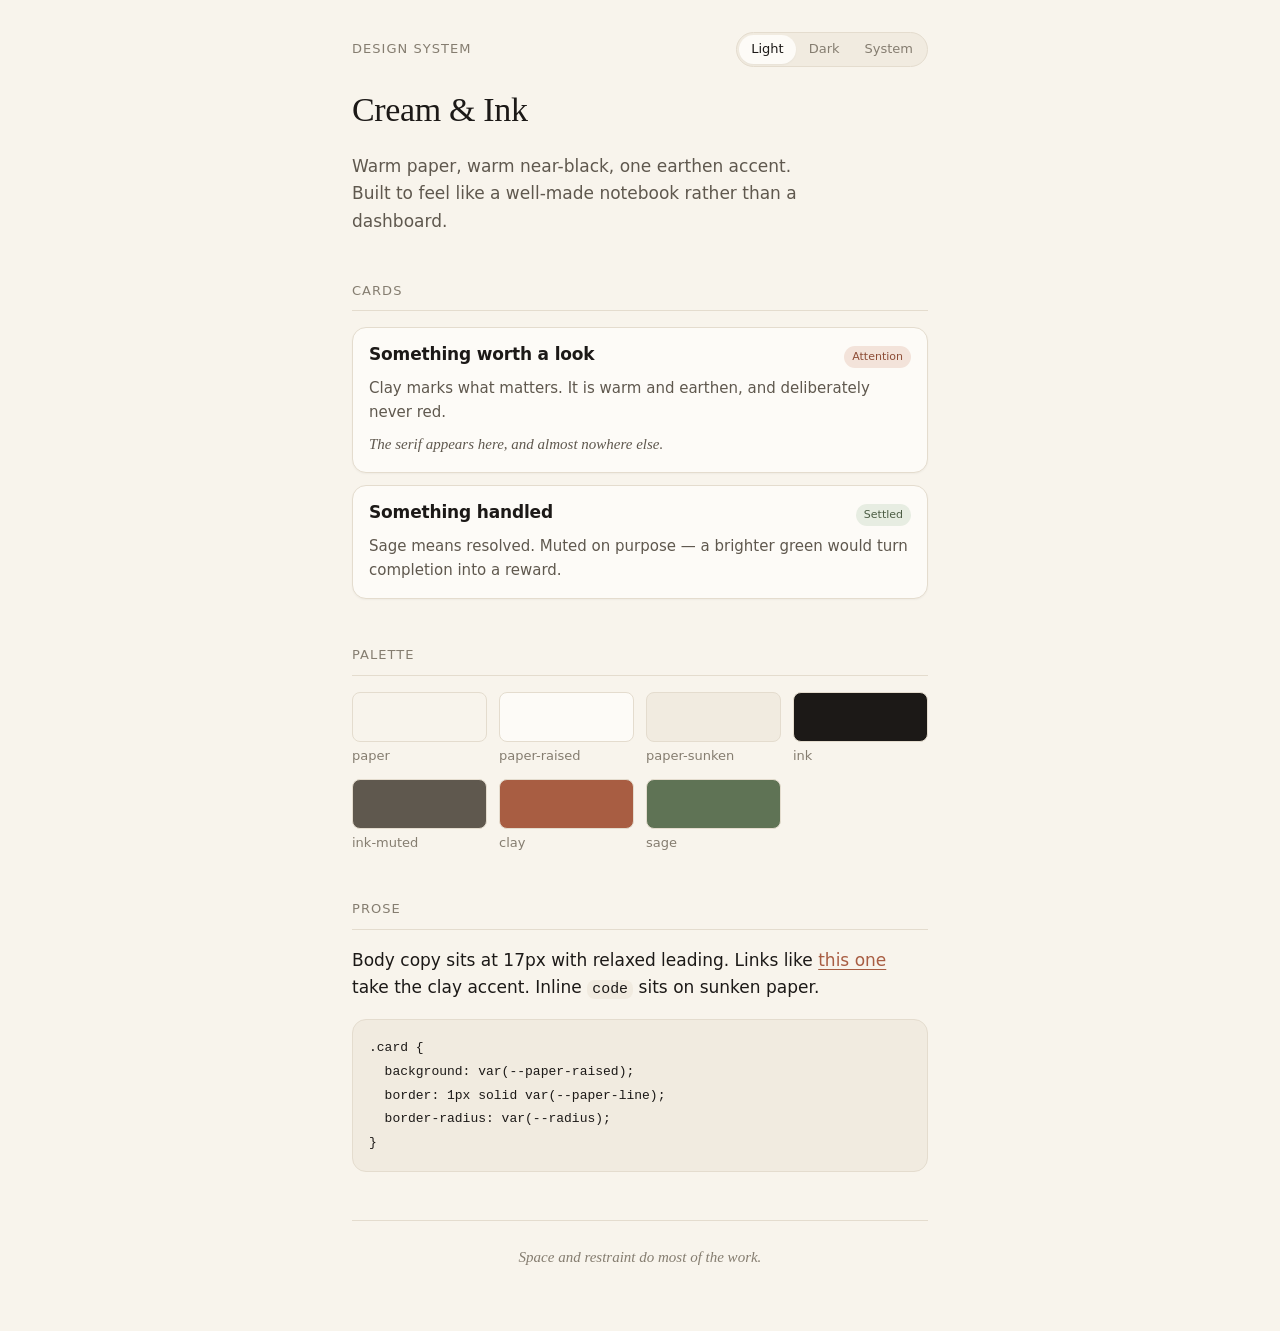
<file: steadwell-design-system/example.html>
<!doctype html>
<html lang="en" data-theme="light">
  <head>
    <meta charset="utf-8" />
    <meta name="viewport" content="width=device-width, initial-scale=1" />
    <title>Cream &amp; Ink</title>
    <link rel="stylesheet" href="tokens.css" />
    <script src="theme-toggle.js"></script>
    <style>
      .wrap {
        max-width: 36rem;
        margin: 0 auto;
        padding: var(--space-6) var(--space-5) var(--space-7);
      }
      .top {
        display: flex;
        align-items: center;
        justify-content: space-between;
        gap: var(--space-3);
      }
      .eyebrow {
        margin: 0;
        font-size: var(--text-small);
        font-weight: 500;
        letter-spacing: 0.08em;
        text-transform: uppercase;
        color: var(--ink-faint);
      }
      .toggle {
        display: inline-flex;
        gap: 1px;
        padding: 2px;
        background: var(--paper-sunken);
        border: 1px solid var(--paper-line);
        border-radius: var(--radius-pill);
      }
      .toggle button {
        padding: var(--space-1) var(--space-3);
        border: 0;
        border-radius: var(--radius-pill);
        background: transparent;
        font: inherit;
        font-size: var(--text-small);
        color: var(--ink-faint);
        cursor: pointer;
      }
      .toggle button[aria-pressed='true'] {
        background: var(--paper-raised);
        color: var(--ink);
        box-shadow: var(--shadow-card);
      }
      .lede {
        max-width: 30rem;
        font-size: var(--text-body);
        color: var(--ink-muted);
      }
      .section-title {
        margin: var(--space-7) 0 var(--space-4);
        padding-bottom: var(--space-3);
        border-bottom: 1px solid var(--paper-line);
        font-size: var(--text-small);
        font-weight: 500;
        letter-spacing: 0.08em;
        text-transform: uppercase;
        color: var(--ink-faint);
      }
      .card {
        padding: var(--space-4);
        margin-bottom: var(--space-3);
        background: var(--paper-raised);
        border: 1px solid var(--paper-line);
        border-radius: var(--radius);
        box-shadow: var(--shadow-card);
      }
      .card h3 {
        margin: 0;
        font-size: var(--text-heading);
        font-weight: 600;
      }
      .card p {
        margin: var(--space-2) 0 0;
        font-size: var(--text-sub);
        color: var(--ink-muted);
      }
      .aside {
        margin: var(--space-3) 0 0;
        font-family: var(--font-serif);
        font-size: var(--text-sub);
        font-style: italic;
        color: var(--ink-faint);
      }
      .chip {
        padding: 0.15rem var(--space-2);
        border-radius: var(--radius-pill);
        font-size: 0.6875rem;
        font-weight: 500;
      }
      .chip.clay {
        background: var(--clay-tint);
        color: var(--clay-strong);
      }
      .chip.sage {
        background: var(--sage-tint);
        color: var(--sage-strong);
      }
      .head {
        display: flex;
        align-items: baseline;
        justify-content: space-between;
        gap: var(--space-3);
      }
      .swatches {
        display: grid;
        grid-template-columns: repeat(auto-fill, minmax(7rem, 1fr));
        gap: var(--space-3);
      }
      .sw i {
        display: block;
        height: 3rem;
        border: 1px solid var(--paper-line);
        border-radius: var(--radius-sm);
      }
      .sw span {
        display: block;
        margin-top: var(--space-1);
        font-size: var(--text-small);
        color: var(--ink-faint);
      }
      .foot {
        margin-top: var(--space-7);
        padding-top: var(--space-5);
        border-top: 1px solid var(--paper-line);
        font-family: var(--font-serif);
        font-style: italic;
        font-size: var(--text-sub);
        text-align: center;
        color: var(--ink-faint);
      }
    </style>
  </head>
  <body>
    <div class="wrap">
      <div class="top">
        <p class="eyebrow">Design system</p>
        <div class="toggle" id="toggle">
          <button aria-pressed="true" onclick="pick('light')">Light</button>
          <button aria-pressed="false" onclick="pick('dark')">Dark</button>
          <button aria-pressed="false" onclick="pick('system')">System</button>
        </div>
      </div>

      <h1>Cream &amp; Ink</h1>
      <p class="lede">
        Warm paper, warm near-black, one earthen accent. Built to feel like a well-made
        notebook rather than a dashboard.
      </p>

      <h2 class="section-title">Cards</h2>

      <div class="card">
        <div class="head">
          <h3>Something worth a look</h3>
          <span class="chip clay">Attention</span>
        </div>
        <p>Clay marks what matters. It is warm and earthen, and deliberately never red.</p>
        <p class="aside">The serif appears here, and almost nowhere else.</p>
      </div>

      <div class="card">
        <div class="head">
          <h3>Something handled</h3>
          <span class="chip sage">Settled</span>
        </div>
        <p>
          Sage means resolved. Muted on purpose — a brighter green would turn completion
          into a reward.
        </p>
      </div>

      <h2 class="section-title">Palette</h2>
      <div class="swatches">
        <div class="sw">
          <i style="background: var(--paper)"></i><span>paper</span>
        </div>
        <div class="sw">
          <i style="background: var(--paper-raised)"></i><span>paper-raised</span>
        </div>
        <div class="sw">
          <i style="background: var(--paper-sunken)"></i><span>paper-sunken</span>
        </div>
        <div class="sw"><i style="background: var(--ink)"></i><span>ink</span></div>
        <div class="sw">
          <i style="background: var(--ink-muted)"></i><span>ink-muted</span>
        </div>
        <div class="sw"><i style="background: var(--clay)"></i><span>clay</span></div>
        <div class="sw"><i style="background: var(--sage)"></i><span>sage</span></div>
      </div>

      <h2 class="section-title">Prose</h2>
      <p>
        Body copy sits at 17px with relaxed leading. Links like
        <a href="#">this one</a> take the clay accent. Inline <code>code</code> sits on
        sunken paper.
      </p>
      <pre><code>.card {
  background: var(--paper-raised);
  border: 1px solid var(--paper-line);
  border-radius: var(--radius);
}</code></pre>

      <p class="foot">Space and restraint do most of the work.</p>
    </div>

    <script>
      function pick(choice) {
        setTheme(choice)
        const labels = ['light', 'dark', 'system']
        document.querySelectorAll('#toggle button').forEach((b, i) => {
          b.setAttribute('aria-pressed', String(labels[i] === choice))
        })
      }
    </script>
  </body>
</html>
</file>
<file: css/tokens.css>
/*
 * Cream & Ink — a warm, editorial design system.
 *
 * Framework-agnostic. Drop this in, then style against the custom properties.
 * No build step, no dependencies, no classes to learn.
 *
 * THEMING
 * :root is light, which is the default and the intended look. Dark is applied
 * only on an explicit choice (data-theme="dark") or when the OS asks AND the
 * user opted to follow it (data-theme="system"). Never automatically — the
 * light look is the point, and auto-dark means most visitors never see it.
 *
 * Set data-theme on <html> before first paint to avoid a flash. See README.
 */

:root {
  /* ─── Paper ──────────────────────────────────────────────────────────────
   * Warm off-whites. Never pure #FFF — it reads clinical against cream.       */
  --paper-raised: #fdfbf7; /* cards, anything lifted */
  --paper: #f8f4ec; /* page background */
  --paper-sunken: #f1ebe0; /* wells, inset fills, code blocks */
  --paper-line: #e4dcce; /* hairlines and dividers */

  /* ─── Ink ────────────────────────────────────────────────────────────────
   * Warm near-black. Pure black on cream is harsh and slightly cold.          */
  --ink: #1c1917; /* primary text */
  --ink-muted: #5f584e; /* secondary text (~7:1 on paper) */
  --ink-faint: #857d70; /* tertiary — large or decorative text only */

  /* ─── Clay — attention ───────────────────────────────────────────────────
   * The primary accent. Warm and earthen, deliberately NOT red. Links, active
   * states, anything that says "this matters".                                */
  --clay: #a85d42;
  --clay-strong: #8d4c35;
  --clay-tint: #f3e3da;

  /* ─── Sage — settled ─────────────────────────────────────────────────────
   * The counterpart. Done, shipped, resolved. Muted on purpose — a bright
   * green turns completion into a reward, which is a different feeling.       */
  --sage: #5f7355;
  --sage-strong: #4c5d44;
  --sage-tint: #e7ede2;

  /* ─── Type ───────────────────────────────────────────────────────────────
   * System stacks. On Apple platforms this is SF Pro and New York — both
   * excellent, both free, zero bundle cost, zero layout shift.                */
  --font-sans: -apple-system, BlinkMacSystemFont, 'SF Pro Text', system-ui, 'Segoe UI', sans-serif;
  --font-serif: ui-serif, 'New York', 'Iowan Old Style', Georgia, serif;
  --font-mono: ui-monospace, 'SF Mono', 'JetBrains Mono', Menlo, monospace;

  --text-display: 2.125rem; /* 34px — serif, one per page */
  --text-title: 1.5rem; /* 24px */
  --text-heading: 1.0625rem; /* 17px */
  --text-body: 1.0625rem; /* 17px */
  --text-sub: 0.9375rem; /* 15px */
  --text-small: 0.8125rem; /* 13px */

  --leading-tight: 1.2;
  --leading-normal: 1.45;
  --leading-relaxed: 1.6;

  /* ─── Space — 4px base, generous by default ──────────────────────────── */
  --space-1: 0.25rem;
  --space-2: 0.5rem;
  --space-3: 0.75rem;
  --space-4: 1rem;
  --space-5: 1.5rem;
  --space-6: 2rem;
  --space-7: 3rem;

  --radius-sm: 0.5rem;
  --radius: 0.875rem;
  --radius-lg: 1.25rem;
  --radius-pill: 999px;

  /* Depth comes from paper tone and rules, not elevation. Keep this tiny. */
  --shadow-card: 0 1px 2px rgb(28 25 23 / 4%);

  color-scheme: light;
}

:root[data-theme='dark'] {
  --paper-raised: #232019;
  --paper: #1a1714;
  --paper-sunken: #14120f;
  --paper-line: #332e27;

  --ink: #f2ede3;
  --ink-muted: #aba294;
  --ink-faint: #7d7568;

  --clay: #d89272;
  --clay-strong: #e5a586;
  --clay-tint: #2e241e;

  --sage: #9cb38e;
  --sage-strong: #b3c7a6;
  --sage-tint: #212a1d;

  --shadow-card: 0 1px 2px rgb(0 0 0 / 30%);

  color-scheme: dark;
}

@media (prefers-color-scheme: dark) {
  :root[data-theme='system'] {
    --paper-raised: #232019;
    --paper: #1a1714;
    --paper-sunken: #14120f;
    --paper-line: #332e27;

    --ink: #f2ede3;
    --ink-muted: #aba294;
    --ink-faint: #7d7568;

    --clay: #d89272;
    --clay-strong: #e5a586;
    --clay-tint: #2e241e;

    --sage: #9cb38e;
    --sage-strong: #b3c7a6;
    --sage-tint: #212a1d;

    --shadow-card: 0 1px 2px rgb(0 0 0 / 30%);

    color-scheme: dark;
  }
}

/* ─── Base ─────────────────────────────────────────────────────────────────
 * Minimal, opinionated defaults. Delete anything that fights your site.       */

body {
  margin: 0;
  background: var(--paper);
  color: var(--ink);
  font-family: var(--font-sans);
  font-size: var(--text-body);
  line-height: var(--leading-relaxed);
  -webkit-font-smoothing: antialiased;
}

h1,
h2,
h3 {
  line-height: var(--leading-tight);
  letter-spacing: -0.01em;
}

/* The serif carries the voice. Use it for the display line and the occasional
 * italic aside — not for body copy, or it tips from editorial into precious. */
h1 {
  font-family: var(--font-serif);
  font-size: var(--text-display);
  font-weight: 400;
}

a {
  color: var(--clay);
  text-underline-offset: 0.2em;
  text-decoration-thickness: 1px;
}

a:hover {
  color: var(--clay-strong);
}

hr {
  height: 0;
  margin: var(--space-6) 0;
  border: 0;
  border-top: 1px solid var(--paper-line);
}

code,
pre {
  font-family: var(--font-mono);
  font-size: 0.875em;
}

code {
  padding: 0.1em 0.35em;
  background: var(--paper-sunken);
  border-radius: var(--radius-sm);
}

pre {
  padding: var(--space-4);
  overflow-x: auto;
  background: var(--paper-sunken);
  border: 1px solid var(--paper-line);
  border-radius: var(--radius);
}

pre code {
  padding: 0;
  background: none;
}

::selection {
  background: var(--clay-tint);
  color: var(--ink);
}
</file>
<file: css/palette.css>
/*
 * palette.css — colours beyond Cream & Ink's two accents, shared by the whole site.
 *
 * tokens.css stays a vendored copy of the design system, so these live here. Load this
 * after tokens.css.
 */

/* ─── Categorical colours ───────────────────────────────────────────────────
 * The site's voice is still clay and sage. These are for telling several things apart
 * at a glance (the explainers, the projects, the layers in a diagram), in the same
 * earthen, muted register: clay and sage first, then ochre, slate, plum and stone. Each
 * has a tint for fills; every colour reads at AA on paper in both themes.             */
:root {
  --cat-clay: var(--clay);
  --cat-clay-tint: var(--clay-tint);
  --cat-sage: var(--sage);
  --cat-sage-tint: var(--sage-tint);
  --cat-ochre: #86651a;
  --cat-ochre-tint: #f1e7cf;
  --cat-slate: #4d6880;
  --cat-slate-tint: #e1e7ec;
  --cat-plum: #7a4c6b;
  --cat-plum-tint: #efe2ea;
  --cat-stone: #6b645a;
  --cat-stone-tint: #ebe5db;

  /* Text on a solid categorical fill. */
  --on-cat: var(--paper-raised);

  /* Syntax highlighting — quiet on purpose; code should read as text first. */
  --syn-keyword: var(--cat-plum);
  --syn-string: var(--cat-sage);
  --syn-number: var(--cat-ochre);
  --syn-comment: var(--ink-muted);
  --syn-type: var(--cat-slate);
  --syn-func: var(--clay-strong);
}

:root[data-theme='dark'] {
  --cat-ochre: #d2ae5f;
  --cat-ochre-tint: #2e2717;
  --cat-slate: #93aec6;
  --cat-slate-tint: #1d242a;
  --cat-plum: #c799b8;
  --cat-plum-tint: #2c1f27;
  --cat-stone: #aaa194;
  --cat-stone-tint: #27231e;

  /* The accents lift on a dark ground, so text on them goes dark. */
  --on-cat: var(--paper);

  --syn-func: var(--clay);
}
</file>
<file: css/base.css>
/* base.css — layout and components, built on tokens.css (Cream & Ink) */

:root {
  --container-max: 64rem;
  --header-height: 4.25rem;
}

* {
  box-sizing: border-box;
}

/* The sticky header overlays whatever is scrolled to the top of the viewport, so anchor
 * targets are offset by exactly its height. Each section's own top padding supplies the
 * breathing room — don't add a second offset here or via scroll-margin, or the two stack
 * and every jump lands short. */
html {
  scroll-padding-top: var(--header-height);
}

.container {
  max-width: var(--container-max);
  margin: 0 auto;
  padding: 0 var(--space-5);
}

a {
  text-decoration: none;
}

a.underline-in-prose,
p a {
  text-decoration: underline;
}

.sr-only {
  position: absolute !important;
  width: 1px;
  height: 1px;
  padding: 0;
  margin: -1px;
  overflow: hidden;
  clip: rect(0 0 0 0);
  white-space: nowrap;
  border: 0;
}

:focus-visible {
  outline: 2px solid var(--clay);
  outline-offset: 2px;
  border-radius: var(--radius-sm);
}

/* ─── Header ──────────────────────────────────────────────────────────── */

.site-header {
  position: sticky;
  top: 0;
  left: 0;
  right: 0;
  z-index: 100;
  background: var(--paper);
  border-bottom: 1px solid var(--paper-line);
  transition: box-shadow 0.18s ease;
}

.site-header.scrolled {
  box-shadow: var(--shadow-card);
}

.nav {
  display: flex;
  align-items: center;
  justify-content: space-between;
  height: var(--header-height);
  gap: var(--space-3);
}

.nav-left {
  display: flex;
  align-items: center;
  gap: var(--space-4);
  min-width: 0;
}

.site-title {
  margin: 0;
  font-size: var(--text-heading);
  font-weight: 600;
  color: var(--ink);
  white-space: nowrap;
}

.nav-link {
  color: var(--ink-muted);
  padding: var(--space-2) 0;
  font-size: var(--text-sub);
  white-space: nowrap;
}

.nav-link:hover {
  color: var(--clay);
}

.nav-actions {
  display: flex;
  align-items: center;
  gap: var(--space-3);
}

.socials {
  display: flex;
  align-items: center;
  gap: var(--space-1);
}

.social-link {
  display: inline-flex;
  align-items: center;
  justify-content: center;
  width: 2.25rem;
  height: 2.25rem;
  border-radius: var(--radius-sm);
  color: var(--ink-muted);
}

.social-link:hover {
  color: var(--clay);
  background: var(--paper-sunken);
}

.nav-sep {
  width: 1px;
  height: 1.5rem;
  background: var(--paper-line);
  display: inline-block;
  margin: 0 var(--space-1);
}

/* Between phone and full width there isn't room for every link beside the social icons,
 * so the links marked optional step aside first. */
@media (min-width: 721px) and (max-width: 860px) {
  .nav-link--optional {
    display: none;
  }
}

@media (max-width: 720px) {
  .nav-left {
    gap: var(--space-3);
  }
  .nav-link {
    display: none;
  }
}

/* ─── Buttons ─────────────────────────────────────────────────────────── */

.btn {
  display: inline-flex;
  align-items: center;
  justify-content: center;
  gap: var(--space-2);
  padding: var(--space-2) var(--space-4);
  border-radius: var(--radius-sm);
  border: 1px solid transparent;
  font: inherit;
  font-size: var(--text-sub);
  font-weight: 500;
  color: var(--ink);
  background: transparent;
  cursor: pointer;
  transition: background-color 0.12s ease, border-color 0.12s ease, color 0.12s ease;
}

/* The :hover selector is needed to out-specify `a:hover` in tokens.css, which would
 * otherwise recolour the label to match the button's own hover fill. */
.btn-primary,
.btn-primary:hover {
  color: var(--paper-raised);
}

.btn-primary {
  background: var(--clay);
  border-color: var(--clay);
}

.btn-primary:hover {
  background: var(--clay-strong);
  border-color: var(--clay-strong);
}

.btn-outline {
  border-color: var(--paper-line);
  color: var(--ink);
}

.btn-outline:hover {
  border-color: var(--clay);
  color: var(--clay);
}

.btn-ghost {
  color: var(--ink-muted);
}

.btn-ghost:hover {
  color: var(--ink);
}

.btn-sm {
  padding: var(--space-1) var(--space-3);
  font-size: var(--text-small);
}

.btn-icon {
  width: 2.25rem;
  height: 2.25rem;
  padding: 0;
  border: 1px solid var(--paper-line);
  border-radius: var(--radius-sm);
  color: var(--ink-muted);
}

.btn-icon:hover {
  color: var(--ink);
  background: var(--paper-sunken);
}

.btn-cta {
  padding: var(--space-3) var(--space-6);
  font-size: var(--text-body);
}

/* Theme toggle icon visibility */
.theme-icon {
  display: inline-block;
  line-height: 0;
}
.theme-icon-moon {
  display: none;
}
:root[data-theme='dark'] .theme-icon-moon {
  display: inline-block;
}
:root[data-theme='dark'] .theme-icon-sun {
  display: none;
}

/* ─── Section rhythm ──────────────────────────────────────────────────── */

.section {
  padding: var(--space-7) 0;
}

.section--secondary {
  background: var(--paper-sunken);
  border-top: 1px solid var(--paper-line);
  border-bottom: 1px solid var(--paper-line);
}

/* Section titles take the serif voice: a heading you read, not a label you scan past.
 * The small uppercase eyebrow is kept for the one place a page needs a kicker. */
.section-title {
  margin: 0 0 var(--space-5);
  font-family: var(--font-serif);
  font-size: 1.875rem;
  font-weight: 400;
  line-height: var(--leading-tight);
  letter-spacing: -0.01em;
  color: var(--ink);
}

.section-lead,
.section-title + .lead {
  max-width: 38rem;
  margin: calc(var(--space-4) * -1) 0 var(--space-5);
  color: var(--ink-muted);
}

.section-more {
  margin: var(--space-5) 0 0;
  text-align: right;
}

.section-more a {
  color: var(--clay);
  font-size: var(--text-sub);
  font-weight: 500;
}

.section-more a:hover {
  color: var(--clay-strong);
  text-decoration: underline;
}

.eyebrow {
  margin: 0 0 var(--space-3);
  font-size: var(--text-small);
  font-weight: 600;
  letter-spacing: 0.08em;
  text-transform: uppercase;
  color: var(--clay);
}

@media (max-width: 720px) {
  .section {
    padding: var(--space-6) 0;
  }
  .section-title {
    font-size: 1.625rem;
  }
}

/* ─── Hero ────────────────────────────────────────────────────────────── */

.hero {
  padding: var(--space-7) 0;
}

/* The display line: the serif at a size that carries the page. Shared by the home hero
 * and the intro of pages like /explainers/. */
.hero h1,
.page-intro h1 {
  margin: 0;
  font-size: clamp(2.75rem, 7vw, 4.5rem);
  line-height: 1.02;
  letter-spacing: -0.015em;
}

.hero .lead,
.page-intro .lead {
  max-width: 38rem;
  margin: var(--space-4) 0 0;
  font-size: 1.1875rem;
  color: var(--ink-muted);
}

.hero-actions {
  display: flex;
  gap: var(--space-3);
  margin-top: var(--space-6);
}

.page-intro {
  padding-top: var(--space-7);
  padding-bottom: var(--space-6);
}

/* ─── Plates ──────────────────────────────────────────────────────────── */

/* Cards for projects and explainers: a tinted figure with the item's drawing, then the
 * text. Each plate sets --c (its colour) and --t (that colour's tint) inline; the drawing
 * and hover state follow them. See js/components/plate.js and marks.js. */
.plates {
  display: grid;
  grid-template-columns: repeat(3, minmax(0, 1fr));
  gap: var(--space-4);
}

.plates--four {
  grid-template-columns: repeat(4, minmax(0, 1fr));
}

.plate-item {
  display: flex;
  min-width: 0;
}

.plate {
  display: flex;
  flex: 1;
  flex-direction: column;
  min-width: 0;
  overflow: hidden;
  background: var(--paper-raised);
  border: 1px solid var(--paper-line);
  border-radius: var(--radius);
  box-shadow: var(--shadow-card);
  color: var(--ink);
}

a.plate {
  transition: border-color 0.15s ease, transform 0.2s ease;
}

a.plate:hover {
  color: var(--ink);
  border-color: var(--c);
  transform: translateY(-2px);
}

.plate-fig {
  display: flex;
  align-items: center;
  justify-content: center;
  min-height: 8.5rem;
  padding: var(--space-5) var(--space-6);
  background: var(--t);
  border-bottom: 1px solid color-mix(in srgb, var(--c) 18%, transparent);
}

.plate-body {
  display: flex;
  flex: 1;
  flex-direction: column;
  gap: var(--space-2);
  padding: var(--space-4) var(--space-5) var(--space-5);
}

.plate-title {
  font-family: var(--font-serif);
  font-size: 1.375rem;
  line-height: 1.2;
  transition: color 0.15s ease;
}

a.plate:hover .plate-title {
  color: var(--c);
}

.plate-desc {
  font-size: var(--text-sub);
  color: var(--ink-muted);
}

.plate-meta {
  margin-top: auto;
  padding-top: var(--space-2);
  font-size: var(--text-small);
  color: var(--ink-muted);
}

.plate-link {
  color: var(--clay);
  font-size: var(--text-sub);
  font-weight: 500;
}

/* The drawings. Lines take the plate's colour; .m-tint and .m-solid are the two fills. */
.mark {
  display: block;
  width: 100%;
  max-width: 9rem;
  height: 5.5rem;
  color: var(--c);
}

.mark .m-tint {
  fill: var(--t);
}

.mark .m-solid {
  fill: var(--c);
}

.mark--token {
  width: auto;
  max-width: none;
  height: auto;
  font-family: var(--font-mono);
  font-size: 3rem;
  font-weight: 600;
  letter-spacing: -0.04em;
  line-height: 1;
}

/* A lead plate spans two columns, its figure beside the text. */
.plate-item:has(.plate--wide) {
  grid-column: span 2;
}

.plate--wide {
  flex-direction: row;
}

.plate--wide .plate-fig {
  flex: 0 0 42%;
  border-bottom: 0;
  border-right: 1px solid color-mix(in srgb, var(--c) 18%, transparent);
}

.plate--wide .mark {
  max-width: 13rem;
  height: 8rem;
}

.plate--wide .plate-body {
  justify-content: center;
  padding: var(--space-6);
}

.plate--wide .plate-title {
  font-size: 1.75rem;
}

.plate--wide .plate-meta {
  margin-top: var(--space-2);
}

/* Language references: the token is the figure, and the plates run four across. */
.plate--token .plate-fig {
  min-height: 7rem;
}

.plate--token .plate-title {
  font-size: 1.1875rem;
}

.plate-group + .plate-group {
  margin-top: var(--space-7);
}

.explainer-groups {
  padding-bottom: var(--space-7);
}

@media (max-width: 860px) {
  .plates,
  .plates--four {
    grid-template-columns: repeat(2, minmax(0, 1fr));
  }
}

@media (max-width: 560px) {
  .plates,
  .plates--four {
    grid-template-columns: minmax(0, 1fr);
  }
  .plate-item:has(.plate--wide) {
    grid-column: auto;
  }
  .plate--wide {
    flex-direction: column;
  }
  .plate--wide .plate-fig {
    flex: none;
    border-right: 0;
    border-bottom: 1px solid color-mix(in srgb, var(--c) 18%, transparent);
  }
  .plate-fig {
    min-height: 7rem;
  }
  .plate--wide .mark {
    height: 5.5rem;
  }
  .plate--wide .plate-body {
    padding: var(--space-4) var(--space-5) var(--space-5);
  }
}

@media (prefers-reduced-motion: reduce) {
  a.plate,
  .plate-title {
    transition: none;
  }
  a.plate:hover {
    transform: none;
  }
}

/* Small pills, used in the curio cabinet's type column. */
.badge {
  padding: 0.15rem var(--space-2);
  border-radius: var(--radius-pill);
  background: var(--paper-sunken);
  border: 1px solid var(--paper-line);
  font-size: var(--text-small);
  color: var(--ink-muted);
}

.nav-link[aria-current='page'] {
  color: var(--ink);
}

/* ─── Skills ──────────────────────────────────────────────────────────── */

/* Fixed columns rather than auto-fit: six categories divide evenly into three, so no
 * category is ever left stranded alone on the last row. */
.skills-grid {
  display: grid;
  grid-template-columns: repeat(3, 1fr);
  gap: var(--space-6) var(--space-5);
}

@media (max-width: 720px) {
  .skills-grid {
    grid-template-columns: repeat(2, 1fr);
  }
}

@media (max-width: 420px) {
  .skills-grid {
    grid-template-columns: 1fr;
  }
}

.skills-col h3 {
  margin: 0 0 var(--space-3);
  font-size: var(--text-small);
  font-weight: 600;
  letter-spacing: 0.06em;
  text-transform: uppercase;
  color: var(--ink-faint);
}

.skills-col ul {
  list-style: none;
  padding: 0;
  margin: 0;
}

.skills-col li {
  padding: var(--space-1) 0;
  color: var(--ink-muted);
  font-size: var(--text-sub);
}

/* ─── Curio cabinet ───────────────────────────────────────────────────── */

/* The cells are padded on all sides so the hover band has room to breathe around the
 * text, and the table is pulled out by that same amount — so the first column still lines
 * up optically with the section heading above it. `separate` rather than `collapse`
 * because a collapsed table won't honour a border-radius on the hovered row. */
.curio-table {
  width: calc(100% + var(--space-3) * 2);
  margin: var(--space-5) calc(var(--space-3) * -1) 0;
  border-collapse: separate;
  border-spacing: 0;
}

.curio-table th {
  text-align: left;
  padding: var(--space-3);
  font-size: var(--text-small);
  font-weight: 600;
  letter-spacing: 0.06em;
  text-transform: uppercase;
  color: var(--ink-faint);
  border-bottom: 1px solid var(--paper-line);
}

.curio-table td {
  padding: var(--space-3);
  border-bottom: 1px solid var(--paper-line);
  font-size: var(--text-sub);
  transition: background-color 120ms ease;
}

/* Backgrounds sit on the cells rather than the row: a <tr> can't be given rounded
 * corners, but the outer cells of the row can. */
.curio-table tbody tr:hover td {
  background: var(--paper-raised);
}

.curio-table tbody tr:hover td:first-child {
  border-top-left-radius: var(--radius-sm);
  border-bottom-left-radius: var(--radius-sm);
}

.curio-table tbody tr:hover td:last-child {
  border-top-right-radius: var(--radius-sm);
  border-bottom-right-radius: var(--radius-sm);
}

@media (prefers-reduced-motion: reduce) {
  .curio-table td {
    transition: none;
  }
}

.curio-link {
  color: var(--clay);
  font-weight: 500;
}

.curio-link:hover {
  color: var(--clay-strong);
  text-decoration: underline;
}

.curio-pagination {
  margin-top: var(--space-5);
  display: flex;
  justify-content: flex-end;
}

.curio-pagination-list {
  list-style: none;
  margin: 0;
  padding: 0;
  display: flex;
  gap: var(--space-1);
  align-items: center;
  flex-wrap: wrap;
}

.curio-pagination-list li {
  display: inline-block;
}

.curio-pagination-list .btn {
  min-width: 2.25rem;
  border: 1px solid var(--paper-line);
  color: var(--ink-muted);
}

.curio-pagination-list .btn:hover:not(:disabled) {
  border-color: var(--clay);
  color: var(--clay);
}

.curio-pagination-list .btn:disabled {
  opacity: 0.4;
  cursor: not-allowed;
}

.curio-pagination-list .btn.is-active {
  background: var(--clay);
  border-color: var(--clay);
  color: var(--paper-raised);
}

/* ─── Contact ─────────────────────────────────────────────────────────── */

.contact {
  max-width: 34rem;
  margin: 0 auto;
  text-align: center;
}

.contact .lead {
  color: var(--ink-muted);
}

.contact-cta-wrap {
  margin-top: var(--space-6);
}

/* ─── Footer ──────────────────────────────────────────────────────────── */

.site-footer {
  border-top: 1px solid var(--paper-line);
}

.footer-inner {
  display: flex;
  align-items: center;
  justify-content: space-between;
  padding: var(--space-5) 0;
  color: var(--ink-faint);
  font-size: var(--text-small);
}

.footer-inner .credit {
  font-family: var(--font-serif);
  font-style: italic;
  color: var(--ink-faint);
}

@media (max-width: 520px) {
  .footer-inner {
    flex-direction: column;
    gap: var(--space-2);
    text-align: center;
  }
  .grid {
    grid-template-columns: 1fr;
  }
}

/* ─── Modal ───────────────────────────────────────────────────────────── */

.app-modal {
  position: fixed;
  inset: 0;
  display: none;
  z-index: 6000;
}

.app-modal .modal-backdrop {
  position: fixed;
  inset: 0;
  background: rgb(28 25 23 / 45%);
  display: flex;
  align-items: center;
  justify-content: center;
  padding: var(--space-5);
}

.app-modal .modal-inner {
  background: var(--paper-raised);
  padding: var(--space-5);
  border-radius: var(--radius);
  border: 1px solid var(--paper-line);
  box-shadow: var(--shadow-card);
  max-width: 32rem;
  width: 100%;
  max-height: 80vh;
  overflow-y: auto;
  position: relative;
}

.app-modal .modal-inner:focus {
  outline: 2px solid var(--clay);
  outline-offset: 2px;
}

.app-modal .modal-title {
  margin: 0 var(--space-6) var(--space-4) 0;
  font-size: var(--text-heading);
  font-weight: 600;
}

.app-modal .modal-close {
  position: absolute;
  right: var(--space-3);
  top: var(--space-3);
  width: 2rem;
  height: 2rem;
  padding: 0;
  color: var(--ink-faint);
}

.app-modal img {
  display: block;
  border-radius: var(--radius-sm);
  max-width: 100%;
  height: auto;
}

.app-modal .modal-content {
  margin: 0;
  line-height: var(--leading-relaxed);
  color: var(--ink-muted);
}

.app-modal .modal-section {
  margin-bottom: var(--space-4);
}

.app-modal .modal-section:last-child {
  margin-bottom: 0;
}

.app-modal .modal-section strong {
  display: block;
  margin-bottom: var(--space-1);
  font-size: var(--text-small);
  font-weight: 600;
  letter-spacing: 0.06em;
  text-transform: uppercase;
  color: var(--ink-faint);
}
</file>
<file: workout/tokens.css>
/*
 * VENDORED from ../css/tokens.css — do not edit here. Re-copy if the site's
 * copy changes.
 *
 * Cream & Ink — a warm, editorial design system.
 *
 * Framework-agnostic. Drop this in, then style against the custom properties.
 * No build step, no dependencies, no classes to learn.
 *
 * THEMING
 * :root is light, which is the default and the intended look. Dark is applied
 * only on an explicit choice (data-theme="dark") or when the OS asks AND the
 * user opted to follow it (data-theme="system"). Never automatically — the
 * light look is the point, and auto-dark means most visitors never see it.
 *
 * Set data-theme on <html> before first paint to avoid a flash. See README.
 */

:root {
  /* ─── Paper ──────────────────────────────────────────────────────────────
   * Warm off-whites. Never pure #FFF — it reads clinical against cream.       */
  --paper-raised: #fdfbf7; /* cards, anything lifted */
  --paper: #f8f4ec; /* page background */
  --paper-sunken: #f1ebe0; /* wells, inset fills, code blocks */
  --paper-line: #e4dcce; /* hairlines and dividers */

  /* ─── Ink ────────────────────────────────────────────────────────────────
   * Warm near-black. Pure black on cream is harsh and slightly cold.          */
  --ink: #1c1917; /* primary text */
  --ink-muted: #5f584e; /* secondary text (~7:1 on paper) */
  --ink-faint: #857d70; /* tertiary — large or decorative text only */

  /* ─── Clay — attention ───────────────────────────────────────────────────
   * The primary accent. Warm and earthen, deliberately NOT red. Links, active
   * states, anything that says "this matters".                                */
  --clay: #a85d42;
  --clay-strong: #8d4c35;
  --clay-tint: #f3e3da;

  /* ─── Sage — settled ─────────────────────────────────────────────────────
   * The counterpart. Done, shipped, resolved. Muted on purpose — a bright
   * green turns completion into a reward, which is a different feeling.       */
  --sage: #5f7355;
  --sage-strong: #4c5d44;
  --sage-tint: #e7ede2;

  /* ─── Type ───────────────────────────────────────────────────────────────
   * System stacks. On Apple platforms this is SF Pro and New York — both
   * excellent, both free, zero bundle cost, zero layout shift.                */
  --font-sans: -apple-system, BlinkMacSystemFont, 'SF Pro Text', system-ui, 'Segoe UI', sans-serif;
  --font-serif: ui-serif, 'New York', 'Iowan Old Style', Georgia, serif;
  --font-mono: ui-monospace, 'SF Mono', 'JetBrains Mono', Menlo, monospace;

  --text-display: 2.125rem; /* 34px — serif, one per page */
  --text-title: 1.5rem; /* 24px */
  --text-heading: 1.0625rem; /* 17px */
  --text-body: 1.0625rem; /* 17px */
  --text-sub: 0.9375rem; /* 15px */
  --text-small: 0.8125rem; /* 13px */

  --leading-tight: 1.2;
  --leading-normal: 1.45;
  --leading-relaxed: 1.6;

  /* ─── Space — 4px base, generous by default ──────────────────────────── */
  --space-1: 0.25rem;
  --space-2: 0.5rem;
  --space-3: 0.75rem;
  --space-4: 1rem;
  --space-5: 1.5rem;
  --space-6: 2rem;
  --space-7: 3rem;

  --radius-sm: 0.5rem;
  --radius: 0.875rem;
  --radius-lg: 1.25rem;
  --radius-pill: 999px;

  /* Depth comes from paper tone and rules, not elevation. Keep this tiny. */
  --shadow-card: 0 1px 2px rgb(28 25 23 / 4%);

  color-scheme: light;
}

:root[data-theme='dark'] {
  --paper-raised: #232019;
  --paper: #1a1714;
  --paper-sunken: #14120f;
  --paper-line: #332e27;

  --ink: #f2ede3;
  --ink-muted: #aba294;
  --ink-faint: #7d7568;

  --clay: #d89272;
  --clay-strong: #e5a586;
  --clay-tint: #2e241e;

  --sage: #9cb38e;
  --sage-strong: #b3c7a6;
  --sage-tint: #212a1d;

  --shadow-card: 0 1px 2px rgb(0 0 0 / 30%);

  color-scheme: dark;
}

@media (prefers-color-scheme: dark) {
  :root[data-theme='system'] {
    --paper-raised: #232019;
    --paper: #1a1714;
    --paper-sunken: #14120f;
    --paper-line: #332e27;

    --ink: #f2ede3;
    --ink-muted: #aba294;
    --ink-faint: #7d7568;

    --clay: #d89272;
    --clay-strong: #e5a586;
    --clay-tint: #2e241e;

    --sage: #9cb38e;
    --sage-strong: #b3c7a6;
    --sage-tint: #212a1d;

    --shadow-card: 0 1px 2px rgb(0 0 0 / 30%);

    color-scheme: dark;
  }
}

/* ─── Base ─────────────────────────────────────────────────────────────────
 * Minimal, opinionated defaults. Delete anything that fights your site.       */

body {
  margin: 0;
  background: var(--paper);
  color: var(--ink);
  font-family: var(--font-sans);
  font-size: var(--text-body);
  line-height: var(--leading-relaxed);
  -webkit-font-smoothing: antialiased;
}

h1,
h2,
h3 {
  line-height: var(--leading-tight);
  letter-spacing: -0.01em;
}

/* The serif carries the voice. Use it for the display line and the occasional
 * italic aside — not for body copy, or it tips from editorial into precious. */
h1 {
  font-family: var(--font-serif);
  font-size: var(--text-display);
  font-weight: 400;
}

a {
  color: var(--clay);
  text-underline-offset: 0.2em;
  text-decoration-thickness: 1px;
}

a:hover {
  color: var(--clay-strong);
}

hr {
  height: 0;
  margin: var(--space-6) 0;
  border: 0;
  border-top: 1px solid var(--paper-line);
}

code,
pre {
  font-family: var(--font-mono);
  font-size: 0.875em;
}

code {
  padding: 0.1em 0.35em;
  background: var(--paper-sunken);
  border-radius: var(--radius-sm);
}

pre {
  padding: var(--space-4);
  overflow-x: auto;
  background: var(--paper-sunken);
  border: 1px solid var(--paper-line);
  border-radius: var(--radius);
}

pre code {
  padding: 0;
  background: none;
}

::selection {
  background: var(--clay-tint);
  color: var(--ink);
}
</file>
<file: workout/styles.css>
/*
 * styles.css — the workout app, styled against tokens.css (Cream & Ink).
 *
 * Same rules as the rest of the site: one accent (clay), sage only for
 * settled, depth from paper tone and hairlines rather than shadows, sentence
 * case except for the small uppercase eyebrows.
 *
 * This is a phone-first app rather than a page, so controls are sized for
 * thumbs — that is the one place it departs from the site's proportions.
 */

:root {
  /* The shell is wide enough for the library's detail column; every other view
   * keeps a readable measure inside it. */
  --app-max: 60rem;
  --view-max: 42rem;
  --topbar-height: 3.5rem;
  --tap: 2.75rem; /* minimum comfortable touch target */
}

* {
  box-sizing: border-box;
}

/* The browser's own [hidden] rule loses to any author rule that sets its own
 * `display` on the same element (e.g. `.item-controls { display: grid }`) —
 * origin beats specificity in the cascade, hidden or not. Toggling `hidden` is
 * how every disclosure in this app opens and closes, so it has to actually win. */
[hidden] {
  display: none !important;
}

html {
  height: 100%;
  -webkit-text-size-adjust: 100%;
}

body {
  min-height: 100%;
  margin: 0;
}

/* The player takes the whole screen; stop the page behind it scrolling. */
body.is-playing {
  overflow: hidden;
}

:focus-visible {
  outline: 2px solid var(--clay);
  outline-offset: 2px;
  border-radius: var(--radius-sm);
}

#view:focus {
  outline: none;
}

/* ─── Shell ───────────────────────────────────────────────────────────── */

.app {
  display: flex;
  flex-direction: column;
  min-height: 100vh;
  min-height: 100dvh;
  max-width: var(--app-max);
  margin: 0 auto;
}

.topbar {
  position: sticky;
  top: 0;
  z-index: 10;
  display: flex;
  align-items: center;
  gap: var(--space-4);
  min-height: var(--topbar-height);
  padding: 0 var(--space-5);
  padding-top: env(safe-area-inset-top);
  background: var(--paper);
  border-bottom: 1px solid var(--paper-line);
}

.app-title {
  display: flex;
  align-items: center;
  gap: var(--space-2);
  margin: 0;
  font-family: var(--font-sans);
  font-size: var(--text-heading);
  font-weight: 600;
  letter-spacing: -0.01em;
  white-space: nowrap;
}

/* Sized off the title so the two stay in proportion. The mark's own clay base
 * already sits below the bell, so it needs no extra optical nudge. */
.app-mark {
  flex: none;
  width: auto;
  height: 1.4em;
}

.tabs {
  display: flex;
  gap: var(--space-4);
  margin-right: auto;
}

.tabs a {
  padding: var(--space-2) 0;
  color: var(--ink-muted);
  font-size: var(--text-sub);
  text-decoration: none;
  border-bottom: 2px solid transparent;
}

.tabs a:hover {
  color: var(--clay);
}

.tabs a.is-active {
  color: var(--ink);
  border-bottom-color: var(--clay);
}

main {
  flex: 1;
  width: 100%;
  max-width: var(--view-max);
  margin: 0 auto;
  padding: var(--space-6) var(--space-5) var(--space-7);
}

main.is-library {
  max-width: none;
}

.app-footer {
  display: flex;
  align-items: baseline;
  flex-wrap: wrap;
  gap: var(--space-2) var(--space-4);
  padding: var(--space-5);
  padding-bottom: calc(var(--space-5) + env(safe-area-inset-bottom));
  border-top: 1px solid var(--paper-line);
  color: var(--ink-faint);
  font-size: var(--text-small);
}

.app-footer a {
  color: var(--ink-faint);
  text-decoration: none;
}

.app-footer a:hover {
  color: var(--clay);
}

.app-footer .credit {
  margin-left: auto;
  font-family: var(--font-serif);
  font-style: italic;
}

/* ─── Buttons ─────────────────────────────────────────────────────────── */

.btn {
  display: inline-flex;
  align-items: center;
  justify-content: center;
  gap: var(--space-2);
  min-height: var(--tap);
  padding: var(--space-2) var(--space-4);
  border: 1px solid transparent;
  border-radius: var(--radius-sm);
  font: inherit;
  font-size: var(--text-sub);
  font-weight: 500;
  color: var(--ink);
  background: transparent;
  cursor: pointer;
  transition: background-color 0.12s ease, border-color 0.12s ease, color 0.12s ease;
}

.btn:disabled {
  opacity: 0.4;
  cursor: not-allowed;
}

.btn-primary,
.btn-primary:hover {
  color: var(--paper-raised);
}

.btn-primary {
  background: var(--clay);
  border-color: var(--clay);
}

.btn-primary:hover:not(:disabled) {
  background: var(--clay-strong);
  border-color: var(--clay-strong);
}

.btn-outline {
  border-color: var(--paper-line);
  color: var(--ink);
}

.btn-outline:hover:not(:disabled) {
  border-color: var(--clay);
  color: var(--clay);
}

.btn-ghost {
  color: var(--ink-muted);
}

.btn-ghost:hover:not(:disabled) {
  color: var(--ink);
}

.btn-sm {
  min-height: 2.25rem;
  padding: var(--space-1) var(--space-3);
  font-size: var(--text-small);
}

.btn-icon {
  width: 2.25rem;
  min-height: 2.25rem;
  height: 2.25rem;
  padding: 0;
  border: 1px solid var(--paper-line);
  color: var(--ink-muted);
}

.btn-icon:hover {
  color: var(--ink);
  background: var(--paper-sunken);
}

/* Standing in the view this opens. A clay border rather than a fill: it is a
 * marker, not a pressed button. */
.btn-icon.is-active {
  border-color: var(--clay);
  color: var(--clay);
}

/* The two icon buttons are a pair, not two sections of the bar. */
.topbar-actions {
  display: flex;
  gap: var(--space-2);
}

/* Remove and reorder: quiet marks, never red — clay is the only accent. */
.btn-remove {
  width: var(--tap);
  padding: 0;
  font-size: var(--text-title);
  line-height: 1;
  color: var(--ink-faint);
}

.btn-remove:hover {
  color: var(--clay);
}

.btn-nudge {
  min-height: 0;
  padding: 0 var(--space-2);
  font-size: var(--text-sub);
  line-height: 1.3;
  color: var(--ink-faint);
}

.btn-nudge:hover:not(:disabled) {
  color: var(--clay);
}

.theme-icon {
  display: inline-block;
  line-height: 0;
}

.theme-icon-moon {
  display: none;
}

:root[data-theme='dark'] .theme-icon-moon {
  display: inline-block;
}

:root[data-theme='dark'] .theme-icon-sun {
  display: none;
}

/* ─── Form controls ───────────────────────────────────────────────────── */

.field {
  min-width: 0;
}

/* Fields never carry their own outer spacing — the containers below place
 * them, which keeps the grid rows aligned along their labels. */
.field-row {
  display: grid;
  grid-template-columns: 1fr 1fr;
  gap: var(--space-3);
  margin-top: var(--space-4);
}

label {
  display: block;
  margin-bottom: var(--space-1);
  color: var(--ink-muted);
  font-size: var(--text-small);
}

input,
select {
  width: 100%;
  min-height: var(--tap);
  padding: var(--space-2) var(--space-3);
  border: 1px solid var(--paper-line);
  border-radius: var(--radius-sm);
  background: var(--paper-raised);
  color: var(--ink);
  font: inherit;
  font-size: var(--text-sub);
}

input:hover,
select:hover {
  border-color: var(--ink-faint);
}

input:focus,
select:focus {
  outline: none;
  border-color: var(--clay);
  box-shadow: 0 0 0 1px var(--clay);
}

select {
  appearance: none;
  padding-right: var(--space-6);
  /* A chevron drawn in ink, so it follows the theme. */
  background-image: linear-gradient(45deg, transparent 50%, currentcolor 50%),
    linear-gradient(135deg, currentcolor 50%, transparent 50%);
  background-position: right 1.1rem center, right 0.85rem center;
  background-size: 0.3rem 0.3rem;
  background-repeat: no-repeat;
  color: var(--ink);
}

.checkbox {
  display: flex;
  align-items: center;
  gap: var(--space-2);
  grid-column: 1 / -1;
  margin: 0;
  color: var(--ink-muted);
  font-size: var(--text-sub);
  cursor: pointer;
}

.checkbox input {
  width: 1.1rem;
  min-height: 0;
  height: 1.1rem;
  margin: 0;
  padding: 0;
  accent-color: var(--clay);
  flex-shrink: 0;
}

/* ─── Shared text ─────────────────────────────────────────────────────── */

.eyebrow {
  margin: 0;
  color: var(--ink-faint);
  font-size: var(--text-small);
  font-weight: 600;
  letter-spacing: 0.08em;
  text-transform: uppercase;
}

h2.eyebrow {
  margin: var(--space-6) 0 var(--space-3);
  padding-bottom: var(--space-3);
  border-bottom: 1px solid var(--paper-line);
}

h4.eyebrow {
  margin: var(--space-4) 0 var(--space-2);
}

.lead {
  margin: 0 0 var(--space-5);
  color: var(--ink-muted);
  font-size: var(--text-sub);
}

.meta {
  color: var(--ink-muted);
  font-size: var(--text-small);
}

.empty {
  margin: 0;
  padding: var(--space-6) 0;
  color: var(--ink-faint);
  font-size: var(--text-sub);
  text-align: center;
}

.empty p {
  margin: 0;
}

/* Filtering to your kit can empty the grid, so the way back out sits with the
 * sentence that explains it. */
.empty .btn {
  margin-top: var(--space-3);
}

.badges {
  display: flex;
  flex-wrap: wrap;
  gap: var(--space-2);
}

.badge {
  padding: 0.15rem var(--space-2);
  border: 1px solid var(--paper-line);
  border-radius: var(--radius-pill);
  background: var(--paper-sunken);
  color: var(--ink-muted);
  font-size: var(--text-small);
}

.page-head {
  display: flex;
  align-items: center;
  justify-content: space-between;
  gap: var(--space-4);
  margin-bottom: var(--space-5);
}

.page-head h2.eyebrow {
  margin: 0;
  padding: 0;
  border: 0;
}

.back-link {
  color: var(--ink-muted);
  font-size: var(--text-sub);
  text-decoration: none;
}

.back-link::before {
  content: '← ';
}

button.back-link {
  min-height: 0;
  padding: 0;
  font-size: var(--text-sub);
}

.back-link:hover {
  color: var(--clay);
}

/* ─── Filters ─────────────────────────────────────────────────────────── */

.filters {
  display: flex;
  flex-direction: column;
  gap: var(--space-3);
  margin-bottom: var(--space-4);
}

.filter-row {
  display: grid;
  grid-template-columns: repeat(4, 1fr);
  gap: var(--space-2);
}

/* Kit, pattern, level and sort only fit across a wide screen; below that they
 * pair up rather than each becoming too narrow to read. */
@media (max-width: 44rem) {
  .filter-row {
    grid-template-columns: 1fr 1fr;
  }
}

/* A segmented control rather than a fourth dropdown: equipment is the filter
 * that decides whether a movement is available to you at all. */
.segmented {
  display: flex;
  padding: 2px;
  border: 1px solid var(--paper-line);
  border-radius: var(--radius-sm);
  background: var(--paper-sunken);
}

.segmented-option {
  flex: 1;
  min-height: 2.25rem;
  padding: var(--space-1) var(--space-2);
  border: 0;
  border-radius: calc(var(--radius-sm) - 2px);
  background: none;
  font: inherit;
  font-size: var(--text-small);
  font-weight: 500;
  color: var(--ink-muted);
  cursor: pointer;
  transition: background-color 0.12s ease, color 0.12s ease;
}

.segmented-option:hover {
  color: var(--ink);
}

.segmented-option.is-active {
  background: var(--paper-raised);
  border: 1px solid var(--paper-line);
  color: var(--ink);
}

/* Yours/Catalogue sits above a page-head with no margin-top of its own, so
 * without this the two are flush against each other. */
.view-tabs {
  margin-bottom: var(--space-5);
}

.ex-count {
  margin: 0 0 var(--space-3);
  color: var(--ink-faint);
  font-size: var(--text-small);
}

/* ─── Chips ───────────────────────────────────────────────────────────── */

/* Told apart by fill rather than by hue — the pattern is solid, the rest are
 * outlined. A second accent colour here would undo the whole palette. */
.chips {
  display: flex;
  flex-wrap: wrap;
  gap: var(--space-1);
}

/* Tight horizontal padding is deliberate: at this card width it is the
 * difference between two chips sharing a line and every card growing a second
 * row, which is most of the grid's height. */
.chip {
  padding: 0.1rem var(--space-1);
  border: 1px solid transparent;
  border-radius: var(--radius-pill);
  font-size: var(--text-small);
  line-height: 1.5;
  white-space: nowrap;
}

.chip-solid {
  background: var(--paper-sunken);
  border-color: var(--paper-line);
  color: var(--ink-muted);
}

.chip-outline {
  border-color: var(--paper-line);
  color: var(--ink-faint);
}

.chip-quiet {
  color: var(--ink-faint);
  opacity: 0.8;
}

/* Difficulty as three marks — one more thing readable at a glance, one fewer
 * chip competing for room on the card. */
.level {
  display: inline-flex;
  align-items: flex-end;
  gap: 2px;
  flex-shrink: 0;
  height: 10px;
  margin-top: 0.3em;
}

.level-bar {
  width: 3px;
  border-radius: 1px;
  background: var(--paper-line);
}

.level-bar:nth-child(1) { height: 4px; }
.level-bar:nth-child(2) { height: 7px; }
.level-bar:nth-child(3) { height: 10px; }

.level-bar.is-on {
  background: var(--ink-faint);
}

/* ─── Library grid ────────────────────────────────────────────────────── */

.ex-grid {
  display: grid;
  grid-template-columns: repeat(auto-fill, minmax(10rem, 1fr));
  gap: var(--space-3);
}

.ex-grid .empty {
  grid-column: 1 / -1;
}

.ex-card {
  position: relative;
  display: flex;
  flex-direction: column;
  padding: var(--space-3);
  border: 1px solid var(--paper-line);
  border-radius: var(--radius);
  background: var(--paper-raised);
}

.ex-card.is-selected {
  border-color: var(--clay);
  box-shadow: inset 0 0 0 1px var(--clay);
}

/* Cards in a row share a height, so the slack goes between the name and the
 * chips rather than below them — the chips line up across the row and the card
 * reads as deliberate rather than half-empty. */
.ex-card-trigger {
  display: flex;
  flex: 1;
  flex-direction: column;
  justify-content: space-between;
  gap: var(--space-3);
  width: 100%;
  padding: 0;
  border: 0;
  background: none;
  font: inherit;
  color: inherit;
  text-align: left;
}


button.ex-card-trigger {
  cursor: pointer;
}

.ex-card-head {
  display: flex;
  align-items: flex-start;
  justify-content: space-between;
  gap: var(--space-2);
}

.ex-card h3 {
  /* Clears the star sitting in the corner. */
  margin: 0 1.75rem 0 0;
  font-size: var(--text-sub);
  font-weight: 600;
  line-height: var(--leading-tight);
}

button.ex-card-trigger:hover h3 {
  color: var(--clay);
}

/* Clears both corner icons where a card carries the info button as well. */
.ex-card.has-info h3 {
  margin-right: 3.25rem;
}

.ex-detail {
  margin-top: var(--space-4);
  padding-top: var(--space-4);
  border-top: 1px solid var(--paper-line);
}

.ex-level {
  display: flex;
  align-items: center;
  gap: var(--space-2);
  margin: 0 0 var(--space-3);
  color: var(--ink-faint);
  font-size: var(--text-small);
}

.ex-aka {
  margin: 0 0 var(--space-2);
  color: var(--ink-faint);
  font-family: var(--font-serif);
  font-style: italic;
  font-size: var(--text-sub);
}

.ex-description {
  margin: 0 0 var(--space-4);
  color: var(--ink-muted);
  font-size: var(--text-sub);
}

.ex-tags {
  margin-top: var(--space-3);
}

.ex-mode {
  margin: var(--space-4) 0 0;
}

.cues {
  margin: 0;
  padding-left: var(--space-5);
  color: var(--ink-muted);
  font-size: var(--text-sub);
}

.cues li {
  margin: var(--space-1) 0;
}

/* ─── Circuits ────────────────────────────────────────────────────────── */

.circuit-row {
  padding: var(--space-4) 0;
  border-bottom: 1px solid var(--paper-line);
}

.circuit-row:first-of-type {
  border-top: 1px solid var(--paper-line);
}

.circuit-row-top {
  display: flex;
  align-items: center;
  gap: var(--space-3);
}

.circuit-row-main {
  flex: 1;
  min-width: 0;
  color: inherit;
  text-decoration: none;
}

.circuit-row-main h3 {
  margin: 0 0 var(--space-1);
  font-size: var(--text-heading);
  font-weight: 600;
}

.circuit-row-main:hover h3 {
  color: var(--clay);
}

/* Popover actions for a row — currently just Duplicate, but a place for
 * whatever else turns out not to earn a permanent button. */
.row-menu {
  position: relative;
  flex-shrink: 0;
}

.row-menu-toggle {
  font-size: var(--text-heading);
}

.row-menu-list {
  position: absolute;
  top: calc(100% + var(--space-1));
  right: 0;
  z-index: 10;
  min-width: 9rem;
  padding: var(--space-1);
  border: 1px solid var(--paper-line);
  border-radius: var(--radius);
  background: var(--paper-raised);
  box-shadow: 0 4px 16px rgb(28 25 23 / 12%);
}

.row-menu-item {
  display: block;
  width: 100%;
  padding: var(--space-2) var(--space-3);
  border: 0;
  border-radius: var(--radius-sm);
  background: none;
  color: var(--ink);
  font: inherit;
  font-size: var(--text-sub);
  text-align: left;
  cursor: pointer;
}

.row-menu-item:hover {
  background: var(--paper-sunken);
  color: var(--clay);
}

/* A circuit's movements, collapsed to one line. Shared by a saved circuit's
 * row and a catalogue card — both show something you are looking at rather
 * than editing. */
.moves {
  margin-top: var(--space-3);
}

/* A real control, not a caption: ink-muted rather than ink-faint, and a
 * chevron that flips so its two states are obvious without a hover. */
.moves-toggle {
  display: block;
  width: 100%;
  padding: 0;
  border: 0;
  background: none;
  color: var(--ink-muted);
  font: inherit;
  font-size: var(--text-small);
  line-height: var(--leading-tight);
  text-align: left;
  cursor: pointer;
}

.moves-toggle:hover {
  color: var(--clay);
}

.moves-toggle::after {
  content: ' ▾ details';
  color: var(--ink-faint);
  font-family: var(--font-serif);
  font-style: italic;
  white-space: nowrap;
}

.moves-toggle[aria-expanded='true']::after {
  content: ' ▴ hide';
}

.move-list {
  margin: var(--space-3) 0 0;
  padding: 0;
  border-top: 1px solid var(--paper-line);
  list-style: none;
}

.move-row {
  display: flex;
  align-items: center;
  gap: var(--space-3);
  padding: var(--space-2) 0;
  border-bottom: 1px solid var(--paper-line);
}

.move-name {
  flex: 1;
  min-width: 0;
  font-size: var(--text-sub);
}

.move-amount {
  flex-shrink: 0;
  color: var(--ink-muted);
  font-size: var(--text-small);
  font-variant-numeric: tabular-nums;
}

.item-card {
  padding: var(--space-3) var(--space-4);
  margin-bottom: var(--space-2);
  border: 1px solid var(--paper-line);
  border-radius: var(--radius);
  background: var(--paper-raised);
}

.item-head {
  display: flex;
  align-items: center;
  gap: var(--space-2);
}

.item-head h3 {
  flex: 1;
  min-width: 0;
  margin: 0;
  overflow: hidden;
  font-size: var(--text-sub);
  font-weight: 600;
  white-space: nowrap;
  text-overflow: ellipsis;
}

.reorder {
  display: flex;
  flex-direction: column;
  flex-shrink: 0;
}

/* The one number worth seeing without opening the card. A real button, styled
 * a shade more solid than a chip so it reads as something to tap rather than a
 * label — and its own clay border while open, so the head row still says which
 * card is expanded once you've moved on to the next one. */
.item-amount {
  flex-shrink: 0;
  padding: 0.15rem var(--space-2);
  border: 1px solid var(--paper-line);
  border-radius: var(--radius-pill);
  background: var(--paper-sunken);
  color: var(--ink-muted);
  font: inherit;
  font-size: var(--text-small);
  font-variant-numeric: tabular-nums;
  white-space: nowrap;
  cursor: pointer;
}

.item-amount:hover {
  border-color: var(--clay);
  color: var(--clay);
}

.item-amount[aria-expanded='true'] {
  border-color: var(--clay);
  background: var(--paper-raised);
  color: var(--clay);
}

.item-controls {
  display: grid;
  grid-template-columns: repeat(3, 1fr);
  gap: var(--space-3);
  margin-top: var(--space-4);
}

.session-schedule {
  margin-top: var(--space-5);
}

/* ─── Catalogue ───────────────────────────────────────────────────────── */

.catalogue {
  margin-top: var(--space-5);
}

.cat-card {
  padding: var(--space-4) 0;
  border-bottom: 1px solid var(--paper-line);
}

.cat-card:first-of-type {
  border-top: 1px solid var(--paper-line);
}

.cat-head {
  display: flex;
  align-items: flex-start;
  justify-content: space-between;
  gap: var(--space-3);
}

.cat-title {
  min-width: 0;
}

.cat-card h3 {
  margin: 0 0 var(--space-1);
  font-size: var(--text-heading);
  font-weight: 600;
}

.cat-blurb {
  margin: var(--space-3) 0;
  color: var(--ink-muted);
  font-size: var(--text-sub);
}

.cat-missing {
  margin: var(--space-2) 0 0;
  color: var(--ink-faint);
  font-size: var(--text-small);
  font-family: var(--font-serif);
  font-style: italic;
}

.picker {
  margin-top: var(--space-5);
}

.picker-list {
  margin-top: var(--space-4);
}

/* The running estimate stays in view while you build. */
.totals {
  position: sticky;
  bottom: 0;
  display: flex;
  align-items: center;
  justify-content: space-between;
  gap: var(--space-4);
  margin: var(--space-6) calc(var(--space-5) * -1) 0;
  padding: var(--space-4) var(--space-5);
  padding-bottom: calc(var(--space-4) + env(safe-area-inset-bottom));
  background: var(--paper);
  border-top: 1px solid var(--paper-line);
}

.totals-estimate {
  display: flex;
  flex-direction: column;
  gap: var(--space-1);
}

.totals-time {
  font-family: var(--font-serif);
  font-size: var(--text-title);
  font-variant-numeric: tabular-nums;
  line-height: 1;
}

/* ─── Calendar ────────────────────────────────────────────────────────── */

.cal-head {
  display: flex;
  align-items: center;
  gap: var(--space-2);
  margin-bottom: var(--space-4);
}

.cal-title {
  margin: 0;
  font-family: var(--font-serif);
  font-size: var(--text-title);
  font-weight: 400;
  letter-spacing: -0.01em;
}

.btn.cal-step {
  min-height: 2rem;
  padding: 0 var(--space-2);
  font-size: var(--text-title);
  line-height: 1;
  color: var(--ink-faint);
}

.btn.cal-step:hover {
  color: var(--clay);
}

.cal-today {
  margin-left: auto;
}

.cal-grid {
  display: grid;
  grid-template-columns: repeat(7, 1fr);
  gap: 1px;
  background: var(--paper-line);
  border: 1px solid var(--paper-line);
  border-radius: var(--radius);
  overflow: hidden;
}

/* Depth from paper tone and the hairline gaps between cells, not from borders
 * on every cell — a 42-cell grid of boxes reads as a spreadsheet. */
.cal-weekday {
  padding: var(--space-2) 0;
  background: var(--paper-sunken);
  color: var(--ink-faint);
  font-size: var(--text-small);
  font-weight: 600;
  letter-spacing: 0.06em;
  text-transform: uppercase;
  text-align: center;
}

.cal-day {
  display: flex;
  flex-direction: column;
  align-items: center;
  justify-content: flex-start;
  gap: var(--space-1);
  min-height: 3rem;
  padding: var(--space-2) 0;
  border: 0;
  background: var(--paper-raised);
  font: inherit;
  font-size: var(--text-sub);
  color: var(--ink);
  cursor: pointer;
  transition: background-color 0.12s ease;
}

.cal-day:hover {
  background: var(--paper-sunken);
}

.cal-day.is-outside {
  background: var(--paper);
  color: var(--ink-faint);
}

.cal-day.is-today .cal-day-num {
  font-weight: 700;
  color: var(--clay);
}

.cal-day.is-selected {
  background: var(--clay-tint);
}

.cal-day-num {
  font-variant-numeric: tabular-nums;
  line-height: 1;
}

.cal-dots {
  display: flex;
  gap: 3px;
  height: 6px;
}

.cal-dot {
  width: 6px;
  height: 6px;
  border-radius: 50%;
}

/* Sage is settled, so done is a filled sage dot; planned is still owed, so it
 * is an open clay ring; skipped is a spent hairline. */
.cal-dot.is-done {
  background: var(--sage);
}

.cal-dot.is-planned {
  border: 1.5px solid var(--clay);
}

.cal-dot.is-skipped {
  border: 1.5px solid var(--paper-line);
}

.cal-summary {
  margin: var(--space-3) 0 0;
  color: var(--ink-faint);
  font-size: var(--text-small);
}

.cal-day-panel {
  margin-top: var(--space-6);
}

.cal-entry {
  display: flex;
  align-items: center;
  justify-content: space-between;
  flex-wrap: wrap;
  gap: var(--space-3);
  padding: var(--space-4) 0;
  border-bottom: 1px solid var(--paper-line);
}

.cal-entry:first-of-type {
  border-top: 1px solid var(--paper-line);
}

.cal-entry-main {
  display: flex;
  align-items: center;
  gap: var(--space-3);
  min-width: 0;
}

.cal-entry h3 {
  margin: 0 0 var(--space-1);
  font-size: var(--text-heading);
  font-weight: 600;
}

.cal-entry.is-done h3 {
  color: var(--ink-muted);
}

.cal-entry.is-skipped .cal-entry-main {
  opacity: 0.55;
}

.cal-entry-mark {
  flex-shrink: 0;
  width: 10px;
  height: 10px;
  border-radius: 50%;
}

.cal-entry-mark.is-done {
  background: var(--sage);
}

.cal-entry-mark.is-planned {
  border: 2px solid var(--clay);
}

.cal-entry-mark.is-skipped {
  border: 2px solid var(--paper-line);
}

.cal-entry-actions {
  display: flex;
  align-items: center;
  gap: var(--space-2);
  margin-left: auto;
}

.cal-add {
  display: flex;
  align-items: flex-end;
  gap: var(--space-3);
  margin-top: var(--space-5);
}

.cal-add .field {
  flex: 1;
}

.cal-hint {
  margin-top: var(--space-4);
}


.head-link {
  margin-left: auto;
  color: var(--ink-muted);
  font-size: var(--text-sub);
  text-decoration: none;
}

.head-link:hover {
  color: var(--clay);
}

/* ─── Settings ────────────────────────────────────────────────────────── */

/* Quieter than an eyebrow: the group headings sit inside a section that
 * already has one, and two competing eyebrows read as two sections. */
.kit-group {
  margin: var(--space-5) 0 var(--space-2);
  color: var(--ink-muted);
  font-size: var(--text-small);
  font-weight: 600;
}

.kit-list {
  display: grid;
  grid-template-columns: repeat(auto-fit, minmax(11rem, 1fr));
  gap: var(--space-1) var(--space-4);
}

/* .checkbox spans its row in the circuit editor's grid; here it is one cell
 * among several. */
.kit-list .checkbox,
.sounds .checkbox {
  grid-column: auto;
  min-height: var(--tap);
}

.kit-status {
  margin: var(--space-5) 0 0;
}

.kit-reset {
  margin-top: var(--space-1);
  padding-left: 0;
}

.sounds .meta {
  margin: var(--space-1) 0 0;
}

/* ─── Install hint ────────────────────────────────────────────────────── */

.install-hint {
  margin: 0;
  padding: 0 var(--space-5) var(--space-5);
  color: var(--ink-faint);
  font-size: var(--text-small);
  text-align: center;
}

.install-hint strong {
  color: var(--ink-muted);
  font-weight: 600;
}

/* Already installed — the instructions have done their job. */
@media (display-mode: standalone) {
  .install-hint {
    display: none;
  }
}


/* ─── Stats ───────────────────────────────────────────────────────────── */

/* Three numbers, not a dashboard. */
.stats {
  display: grid;
  grid-template-columns: repeat(3, 1fr);
  gap: var(--space-3);
  padding-bottom: var(--space-5);
  margin-bottom: var(--space-5);
  border-bottom: 1px solid var(--paper-line);
}

.stat {
  display: flex;
  flex-direction: column;
  gap: var(--space-1);
}

.stat-num {
  font-family: var(--font-serif);
  font-size: var(--text-title);
  font-variant-numeric: tabular-nums;
  line-height: 1;
}

/* ─── Favourites ──────────────────────────────────────────────────────── */

.filter-search {
  display: flex;
  gap: var(--space-2);
}

.filter-search .search {
  flex: 1;
  min-width: 0;
}

.filter-scope {
  display: flex;
  align-items: center;
  gap: var(--space-3);
}

/* Two options shouldn't stretch the width of a desktop library. */
.filter-scope .segmented {
  flex: 1;
  min-width: 0;
  max-width: 24rem;
}

/* Quiet, like the other in-page links: a clay underline here would shout over
 * the filters it sits beside. */
.kit-link {
  color: var(--ink-muted);
  font-size: var(--text-small);
  text-decoration: none;
  white-space: nowrap;
}

.kit-link:hover {
  color: var(--clay);
}

.star,
.star-filter {
  color: var(--ink-faint);
  line-height: 1;
}

.star.is-on,
.star-filter.is-on {
  color: var(--clay);
}

.star-filter {
  flex-shrink: 0;
  font-size: var(--text-heading);
}

.star-filter.is-on {
  border-color: var(--clay);
}

/* Sits over the card's corner so it costs the name no width. */
.star {
  position: absolute;
  top: var(--space-1);
  right: var(--space-1);
  width: 1.75rem;
  height: 1.75rem;
  padding: 0;
  border: 0;
  border-radius: var(--radius-sm);
  background: none;
  font-size: var(--text-heading);
  cursor: pointer;
}

.star:hover {
  color: var(--clay);
}

/* A quiet "what is this?" — an outlined glyph rather than a filled one, so it
 * sits behind the star rather than competing with it. */
.ex-info {
  display: inline-flex;
  align-items: center;
  justify-content: center;
  flex-shrink: 0;
  width: 1.4rem;
  height: 1.4rem;
  padding: 0;
  border: 1px solid var(--paper-line);
  border-radius: 50%;
  background: none;
  color: var(--ink-faint);
  font-family: var(--font-serif);
  font-size: var(--text-small);
  font-style: italic;
  line-height: 1;
  cursor: pointer;
}

.ex-info:hover {
  border-color: var(--clay);
  color: var(--clay);
}

/* On a card it sits in the corner beside the star; in a built circuit's row it
 * is just another control in the line. */
.ex-card .ex-info {
  position: absolute;
  top: calc(var(--space-1) + 0.17rem);
  right: 1.9rem;
}

/* ─── The board ───────────────────────────────────────────────────────── */

/* The whole workout on one screen, sized to be read from a distance with the
 * phone propped up and untouched. */
.board {
  position: fixed;
  inset: 0;
  z-index: 100;
  display: flex;
  flex-direction: column;
  align-items: center;
  overflow-y: auto;
  padding: calc(var(--space-5) + env(safe-area-inset-top)) var(--space-5)
    calc(var(--space-5) + env(safe-area-inset-bottom));
  background: var(--paper);
  text-align: center;
}

.board-progress {
  position: fixed;
  top: 0;
  left: 0;
  right: 0;
  height: 0.75rem;
  background: var(--paper-line);
}

.board-progress span {
  display: block;
  height: 100%;
  background: var(--clay);
  transition: width 0.5s linear;
}

.board-head {
  display: flex;
  align-items: center;
  justify-content: space-between;
  gap: var(--space-3);
  width: 100%;
  max-width: 26rem;
  margin-top: var(--space-3);
}

.board-kind {
  margin: 0;
  color: var(--ink-faint);
  font-size: var(--text-small);
  font-weight: 600;
  letter-spacing: 0.08em;
  text-transform: uppercase;
}

.board-clock {
  margin: var(--space-2) 0 0;
  font-family: var(--font-serif);
  font-size: clamp(3.5rem, 20vw, 7rem);
  font-weight: 400;
  font-variant-numeric: tabular-nums;
  line-height: 1;
  letter-spacing: -0.02em;
}

.board.is-paused .board-clock {
  color: var(--ink-faint);
}

.board-rounds {
  display: flex;
  align-items: center;
  justify-content: space-between;
  gap: var(--space-3);
  width: 100%;
  max-width: 26rem;
  margin: var(--space-4) 0;
  padding: var(--space-3) var(--space-4);
  border: 1px solid var(--paper-line);
  border-radius: var(--radius);
  background: var(--paper-raised);
}

.board-rounds-count {
  display: flex;
  align-items: baseline;
  gap: var(--space-2);
  margin-right: auto;
  margin-left: var(--space-2);
}

.board-rounds-num {
  font-family: var(--font-serif);
  font-size: var(--text-display);
  font-variant-numeric: tabular-nums;
  line-height: 1;
}

.board-round-add {
  min-width: 6rem;
}

.board-list {
  width: 100%;
  max-width: 26rem;
  margin: 0;
  padding: 0;
  list-style: none;
  text-align: left;
}

.board-item {
  border-bottom: 1px solid var(--paper-line);
}

.board-item:first-child {
  border-top: 1px solid var(--paper-line);
}

.board-item-trigger {
  display: flex;
  align-items: baseline;
  gap: var(--space-4);
  width: 100%;
  padding: var(--space-3) 0;
  border: 0;
  background: none;
  font: inherit;
  color: inherit;
  text-align: left;
  cursor: pointer;
}

.board-item-amount {
  flex-shrink: 0;
  min-width: 2.5rem;
  font-family: var(--font-serif);
  font-size: var(--text-title);
  font-variant-numeric: tabular-nums;
  text-align: right;
}

.board-item-name {
  display: flex;
  flex-direction: column;
  gap: 0.1rem;
  min-width: 0;
}

.board-item-title {
  font-size: var(--text-heading);
  font-weight: 600;
  line-height: var(--leading-tight);
}

.board-item-note {
  color: var(--ink-faint);
  font-size: var(--text-small);
}

/* Struck through rather than hidden — you still want to see the whole lap. */
.board-item.is-done .board-item-title {
  text-decoration: line-through;
  text-decoration-color: var(--sage);
  text-decoration-thickness: 2px;
}

.board-item.is-done .board-item-trigger {
  color: var(--ink-faint);
}

.board-controls {
  display: flex;
  flex-wrap: wrap;
  justify-content: center;
  gap: var(--space-2);
  width: 100%;
  max-width: 26rem;
  margin-top: var(--space-5);
}

.board-controls .btn {
  flex: 1;
  min-width: 5rem;
}

/* ─── Library layout ──────────────────────────────────────────────────── */

.library {
  display: grid;
  gap: var(--space-5);
}

.library-list {
  min-width: 0;
}

/* Narrow: the detail is a sheet over the bottom of the screen, so the grid
 * behind it never moves. */
.ex-panel {
  position: fixed;
  inset: auto 0 0 0;
  z-index: 60;
  max-height: 78vh;
  overflow-y: auto;
  padding: var(--space-5);
  padding-bottom: calc(var(--space-5) + env(safe-area-inset-bottom));
  background: var(--paper-raised);
  border-top: 1px solid var(--paper-line);
  border-radius: var(--radius-lg) var(--radius-lg) 0 0;
  transform: translateY(101%);
  transition: transform 0.2s ease;
}

.ex-panel.is-open {
  transform: none;
}

.ex-panel-backdrop {
  position: fixed;
  inset: 0;
  z-index: 55;
  background: rgb(28 25 23 / 35%);
}

.ex-panel-head {
  display: flex;
  align-items: flex-start;
  justify-content: space-between;
  gap: var(--space-3);
  margin-bottom: var(--space-3);
}

.ex-panel-title {
  margin: 0;
  font-family: var(--font-sans);
  font-size: var(--text-title);
  font-weight: 600;
  letter-spacing: -0.01em;
  line-height: var(--leading-tight);
}

.btn.ex-panel-close {
  flex-shrink: 0;
  width: var(--tap);
  padding: 0;
  font-size: var(--text-title);
  line-height: 1;
  color: var(--ink-faint);
}

.btn.ex-panel-close:hover {
  color: var(--clay);
}

.ex-panel-empty {
  margin: 0;
  color: var(--ink-faint);
  font-family: var(--font-serif);
  font-style: italic;
  font-size: var(--text-sub);
}

/* Wide: the Library's sheet becomes a column that stays put while you browse.
 * Only the Library's — a sheet opened over the builder is a passing question
 * and stays a sheet at every width. */
@media (min-width: 56rem) {
  .library {
    grid-template-columns: minmax(0, 1fr) 19rem;
    align-items: start;
  }

  .library .ex-panel {
    position: sticky;
    inset: auto;
    top: calc(var(--topbar-height) + var(--space-5));
    z-index: auto;
    max-height: calc(100vh - var(--topbar-height) - var(--space-7));
    padding: var(--space-4);
    border: 1px solid var(--paper-line);
    border-radius: var(--radius);
    transform: none;
    transition: none;
  }

  .library ~ .ex-panel-backdrop,
  .library .ex-panel-close {
    display: none;
  }

  /* Over the builder it is a centred dialog rather than a bottom sheet — there
   * is no thumb reaching for it on a desktop. */
  .ex-panel.is-sheet {
    inset: 50% auto auto 50%;
    width: min(30rem, calc(100vw - var(--space-6) * 2));
    max-height: 80vh;
    border: 1px solid var(--paper-line);
    border-radius: var(--radius-lg);
    transform: translate(-50%, -50%);
  }
}

@media (prefers-reduced-motion: reduce) {
  .ex-panel {
    transition: none;
  }
}

/* ─── Tally board ─────────────────────────────────────────────────────── */

.board-progress span.is-complete {
  background: var(--sage);
}

.board-tally-head {
  display: flex;
  align-items: baseline;
  gap: var(--space-2);
  margin: var(--space-4) 0 var(--space-3);
}

.board-tally-num {
  font-family: var(--font-serif);
  font-size: var(--text-display);
  font-variant-numeric: tabular-nums;
  line-height: 1;
}

.board-tally-of {
  color: var(--ink-muted);
  font-size: var(--text-sub);
}

.board-tally-flag {
  padding: 0.1rem var(--space-2);
  border-radius: var(--radius-pill);
  background: var(--sage-tint);
  color: var(--sage-strong);
  font-size: var(--text-small);
  font-weight: 600;
  letter-spacing: 0.06em;
  text-transform: uppercase;
}

.board-tally {
  padding: var(--space-3) 0;
}

.board-tally-row {
  display: flex;
  align-items: center;
  justify-content: space-between;
  gap: var(--space-3);
}

.board-tally-label {
  display: flex;
  flex-direction: column;
  gap: 0.1rem;
  min-width: 0;
}

.board-tally-count {
  color: var(--ink-muted);
  font-size: var(--text-sub);
  font-variant-numeric: tabular-nums;
}

.board-tally-count strong {
  color: var(--ink);
  font-size: var(--text-heading);
}

.board-tally-actions {
  display: flex;
  align-items: center;
  gap: var(--space-2);
  flex-shrink: 0;
}

/* Wide enough for three digits and no wider — it sits in a row of buttons and
 * a full-width field would push them off a phone. */
.board-tally-input {
  width: 4.5rem;
  padding: var(--space-2);
  text-align: center;
  font-variant-numeric: tabular-nums;
}

/* A hairline of progress per movement — enough to see where you are without
 * turning the list into a set of charts. */
.board-tally-bar {
  height: 3px;
  margin-top: var(--space-3);
  border-radius: 2px;
  background: var(--paper-line);
  overflow: hidden;
}

.board-tally-bar span {
  display: block;
  height: 100%;
  background: var(--clay);
  transition: width 0.2s ease;
}

.board-tally.is-done .board-tally-bar span {
  background: var(--sage);
}

.board-tally.is-done .board-item-title {
  color: var(--ink-muted);
}

/* An undecided day reads a shade quieter than one with a circuit on it. */
.cal-entry.is-open-slot h3 {
  color: var(--ink-muted);
  font-weight: 500;
}

/* ─── Export and import ───────────────────────────────────────────────── */

.inventory {
  margin: 0 0 var(--space-6);
  padding-left: var(--space-5);
  color: var(--ink-muted);
  font-size: var(--text-sub);
}

.inventory li {
  margin: var(--space-1) 0;
}

.inventory strong {
  color: var(--ink);
  font-weight: 600;
}

.transfer-box {
  width: 100%;
  padding: var(--space-3);
  border: 1px solid var(--paper-line);
  border-radius: var(--radius-sm);
  background: var(--paper-sunken);
  color: var(--ink-muted);
  font-family: var(--font-mono);
  font-size: var(--text-small);
  line-height: var(--leading-normal);
  resize: vertical;
}

.transfer-box:focus {
  outline: none;
  border-color: var(--clay);
  box-shadow: 0 0 0 1px var(--clay);
}

.transfer-actions {
  display: flex;
  align-items: center;
  flex-wrap: wrap;
  gap: var(--space-3);
  margin-top: var(--space-3);
}

.transfer-status {
  margin: var(--space-4) 0 0;
  font-size: var(--text-sub);
  color: var(--ink-muted);
}

.transfer-status.is-good {
  color: var(--sage-strong);
}

/* Not red — a bad paste is a mistake to fix, not an alarm. */
.transfer-status.is-bad {
  color: var(--clay-strong);
}

/* ─── Circuit kind ────────────────────────────────────────────────────── */

.kind-note {
  margin: var(--space-3) 0 0;
  color: var(--ink-faint);
  font-family: var(--font-serif);
  font-style: italic;
  font-size: var(--text-sub);
}

/* An AMRAP movement only carries a rep count — a number, and the optional upper
 * bound that turns it into a range. */
.item-controls.is-simple {
  grid-template-columns: repeat(2, minmax(0, 8rem));
}

.item-controls.is-pair {
  grid-template-columns: repeat(2, minmax(0, 10rem));
}

/* ─── Player ──────────────────────────────────────────────────────────── */

/* Work and rest are told apart by paper tone and by which accent the eyebrow
 * takes — clay for work, sage for settled. No third colour, no green-and-blue. */
.player {
  position: fixed;
  inset: 0;
  z-index: 100;
  display: flex;
  flex-direction: column;
  align-items: center;
  padding: calc(var(--space-6) + env(safe-area-inset-top)) var(--space-5)
    calc(var(--space-6) + env(safe-area-inset-bottom));
  background: var(--paper);
  text-align: center;
}

.player.is-rest {
  background: var(--paper-sunken);
}

/* Readable from across the room: a hairline is invisible mid-set with the
 * phone propped up three metres away. */
.player-progress {
  position: absolute;
  top: 0;
  left: 0;
  right: 0;
  height: 0.75rem;
  background: var(--paper-line);
}

.player-progress span {
  display: block;
  height: 100%;
  background: var(--clay);
  transition: width 0.3s ease;
}

.player.is-rest .player-progress span {
  background: var(--sage);
}

.player-round {
  display: flex;
  justify-content: space-between;
  width: 100%;
  max-width: 26rem;
  color: var(--ink-faint);
  font-size: var(--text-small);
  font-variant-numeric: tabular-nums;
}

.player-stage {
  display: flex;
  flex: 1;
  flex-direction: column;
  align-items: center;
  justify-content: center;
  gap: var(--space-3);
  width: 100%;
}

.player-phase {
  margin: 0;
  color: var(--clay);
  font-size: var(--text-small);
  font-weight: 600;
  letter-spacing: 0.08em;
  text-transform: uppercase;
}

.player.is-rest .player-phase {
  color: var(--sage);
}

.player-move {
  max-width: 18ch;
  margin: 0;
  font-family: var(--font-sans);
  font-size: clamp(var(--text-title), 6vw, 2rem);
  font-weight: 600;
  letter-spacing: -0.01em;
  line-height: var(--leading-tight);
}

/* The one place the serif is allowed to go large — a clock is a display line. */
.player-clock {
  margin: 0;
  font-family: var(--font-serif);
  font-size: clamp(4.5rem, 26vw, 9rem);
  font-weight: 400;
  font-variant-numeric: tabular-nums;
  line-height: 1;
  letter-spacing: -0.02em;
}

.player.is-paused .player-clock {
  color: var(--ink-faint);
}

.player-cue {
  max-width: 32ch;
  min-height: 3em;
  margin: 0;
  color: var(--ink-muted);
  font-size: var(--text-sub);
}

.player-upnext {
  /* The slot is kept even when empty, so the controls sit still between a work
   * segment and a rest one. */
  min-height: 1.5em;
  margin: 0 0 var(--space-5);
  color: var(--ink-faint);
  font-size: var(--text-small);
}

.player-controls {
  display: flex;
  flex-wrap: wrap;
  justify-content: center;
  gap: var(--space-2);
  width: 100%;
  max-width: 26rem;
}

.player-controls .btn {
  flex: 1;
  min-width: 4.5rem;
}

@media (prefers-reduced-motion: reduce) {
  * {
    transition: none !important;
  }
}

/* ─── Narrow ──────────────────────────────────────────────────────────── */

@media (max-width: 30rem) {
  main {
    padding: var(--space-5) var(--space-4) var(--space-6);
  }

  /* Three tabs, a title and the toggle won't fit on one line at this width, so
   * the tabs take a row of their own rather than being squeezed. */
  .topbar {
    flex-wrap: wrap;
    gap: 0 var(--space-3);
    padding: var(--space-2) var(--space-4) 0;
  }

  .tabs {
    order: 3;
    width: 100%;
    margin: 0;
    gap: var(--space-4);
  }

  .app-title {
    margin-right: auto;
  }

  .app-footer {
    padding-left: var(--space-4);
    padding-right: var(--space-4);
  }

  .totals {
    margin-left: calc(var(--space-4) * -1);
    margin-right: calc(var(--space-4) * -1);
    padding-left: var(--space-4);
    padding-right: var(--space-4);
  }

  /* Three number fields side by side get too cramped to tap. */
  .item-controls {
    grid-template-columns: 1fr 1fr;
  }

  .item-controls .field:first-child {
    grid-column: 1 / -1;
  }

  .item-controls.is-simple .field:first-child {
    grid-column: auto;
  }

  .stats {
    gap: var(--space-2);
  }

  .install-hint {
    padding-left: var(--space-4);
    padding-right: var(--space-4);
  }

  .cal-entry-actions {
    width: 100%;
    margin-left: 0;
  }
}
</file>
<file: explainers/explainer.css>
/*
 * explainer.css — what every explainer page shares, on top of tokens.css (Cream & Ink)
 * and palette.css (the categorical and syntax colours).
 *
 * Each explainer keeps its own layout and its own variable names; its <style> block maps
 * those names onto the tokens, so a palette change there reaches all of them. This
 * file is linked after the page's own <style>, which lets the site strip win any tie with
 * a page's bare element rules (header, nav, button…).
 */

/* ─── Site strip ────────────────────────────────────────────────────────────
 * A thin band above each explainer: where you are on the site, and the one theme
 * toggle (shared with the rest of the site through the same storage key). It scrolls
 * away rather than sticking, so it never fights an explainer's own sticky header.     */
.site-strip {
  position: relative;
  z-index: 1;
  display: flex;
  align-items: center;
  justify-content: space-between;
  gap: var(--space-3);
  min-height: 3rem;
  padding: var(--space-2) clamp(1rem, 4vw, 2rem);
  background: var(--paper);
  border-bottom: 1px solid var(--paper-line);
  font-family: var(--font-sans);
  font-size: var(--text-sub);
  line-height: var(--leading-normal);
}

.site-strip__crumbs {
  display: flex;
  align-items: baseline;
  gap: var(--space-2);
  min-width: 0;
  margin: 0;
  padding: 0;
  white-space: nowrap;
}

.site-strip__crumbs a {
  color: var(--ink-muted);
  text-decoration: none;
}

.site-strip__crumbs a:hover {
  color: var(--clay);
}

.site-strip__crumbs .site-strip__home {
  color: var(--ink);
  font-weight: 600;
}

.site-strip__sep {
  color: var(--ink-faint);
}

.site-strip__toggle {
  display: inline-flex;
  align-items: center;
  justify-content: center;
  flex: none;
  width: 2rem;
  height: 2rem;
  margin: 0;
  padding: 0;
  border: 1px solid var(--paper-line);
  border-radius: var(--radius-sm);
  background: transparent;
  color: var(--ink-muted);
  font: inherit;
  cursor: pointer;
}

.site-strip__toggle:hover {
  color: var(--ink);
  background: var(--paper-sunken);
}

.site-strip :focus-visible {
  outline: 2px solid var(--clay);
  outline-offset: 2px;
  border-radius: var(--radius-sm);
}

.site-strip .theme-icon {
  display: inline-block;
  line-height: 0;
}

.site-strip .theme-icon-moon,
:root[data-theme='dark'] .site-strip .theme-icon-sun {
  display: none;
}

:root[data-theme='dark'] .site-strip .theme-icon-moon {
  display: inline-block;
}

.site-strip .sr-only {
  position: absolute;
  width: 1px;
  height: 1px;
  overflow: hidden;
  clip: rect(0 0 0 0);
  white-space: nowrap;
}

/* ─── Small shared resets ───────────────────────────────────────────────────
 * tokens.css gives every <pre> a hairline border. The explainers frame their own code
 * blocks, so take it back.                                                            */
pre {
  border: 0;
}

::selection {
  background: var(--clay-tint);
  color: var(--ink);
}
</file>
<file: steadwell-design-system/tokens.css>
/*
 * Cream & Ink — a warm, editorial design system.
 *
 * Framework-agnostic. Drop this in, then style against the custom properties.
 * No build step, no dependencies, no classes to learn.
 *
 * THEMING
 * :root is light, which is the default and the intended look. Dark is applied
 * only on an explicit choice (data-theme="dark") or when the OS asks AND the
 * user opted to follow it (data-theme="system"). Never automatically — the
 * light look is the point, and auto-dark means most visitors never see it.
 *
 * Set data-theme on <html> before first paint to avoid a flash. See README.
 */

:root {
  /* ─── Paper ──────────────────────────────────────────────────────────────
   * Warm off-whites. Never pure #FFF — it reads clinical against cream.       */
  --paper-raised: #fdfbf7; /* cards, anything lifted */
  --paper: #f8f4ec; /* page background */
  --paper-sunken: #f1ebe0; /* wells, inset fills, code blocks */
  --paper-line: #e4dcce; /* hairlines and dividers */

  /* ─── Ink ────────────────────────────────────────────────────────────────
   * Warm near-black. Pure black on cream is harsh and slightly cold.          */
  --ink: #1c1917; /* primary text */
  --ink-muted: #5f584e; /* secondary text (~7:1 on paper) */
  --ink-faint: #857d70; /* tertiary — large or decorative text only */

  /* ─── Clay — attention ───────────────────────────────────────────────────
   * The primary accent. Warm and earthen, deliberately NOT red. Links, active
   * states, anything that says "this matters".                                */
  --clay: #a85d42;
  --clay-strong: #8d4c35;
  --clay-tint: #f3e3da;

  /* ─── Sage — settled ─────────────────────────────────────────────────────
   * The counterpart. Done, shipped, resolved. Muted on purpose — a bright
   * green turns completion into a reward, which is a different feeling.       */
  --sage: #5f7355;
  --sage-strong: #4c5d44;
  --sage-tint: #e7ede2;

  /* ─── Type ───────────────────────────────────────────────────────────────
   * System stacks. On Apple platforms this is SF Pro and New York — both
   * excellent, both free, zero bundle cost, zero layout shift.                */
  --font-sans: -apple-system, BlinkMacSystemFont, 'SF Pro Text', system-ui, 'Segoe UI', sans-serif;
  --font-serif: ui-serif, 'New York', 'Iowan Old Style', Georgia, serif;
  --font-mono: ui-monospace, 'SF Mono', 'JetBrains Mono', Menlo, monospace;

  --text-display: 2.125rem; /* 34px — serif, one per page */
  --text-title: 1.5rem; /* 24px */
  --text-heading: 1.0625rem; /* 17px */
  --text-body: 1.0625rem; /* 17px */
  --text-sub: 0.9375rem; /* 15px */
  --text-small: 0.8125rem; /* 13px */

  --leading-tight: 1.2;
  --leading-normal: 1.45;
  --leading-relaxed: 1.6;

  /* ─── Space — 4px base, generous by default ──────────────────────────── */
  --space-1: 0.25rem;
  --space-2: 0.5rem;
  --space-3: 0.75rem;
  --space-4: 1rem;
  --space-5: 1.5rem;
  --space-6: 2rem;
  --space-7: 3rem;

  --radius-sm: 0.5rem;
  --radius: 0.875rem;
  --radius-lg: 1.25rem;
  --radius-pill: 999px;

  /* Depth comes from paper tone and rules, not elevation. Keep this tiny. */
  --shadow-card: 0 1px 2px rgb(28 25 23 / 4%);

  color-scheme: light;
}

:root[data-theme='dark'] {
  --paper-raised: #232019;
  --paper: #1a1714;
  --paper-sunken: #14120f;
  --paper-line: #332e27;

  --ink: #f2ede3;
  --ink-muted: #aba294;
  --ink-faint: #7d7568;

  --clay: #d89272;
  --clay-strong: #e5a586;
  --clay-tint: #2e241e;

  --sage: #9cb38e;
  --sage-strong: #b3c7a6;
  --sage-tint: #212a1d;

  --shadow-card: 0 1px 2px rgb(0 0 0 / 30%);

  color-scheme: dark;
}

@media (prefers-color-scheme: dark) {
  :root[data-theme='system'] {
    --paper-raised: #232019;
    --paper: #1a1714;
    --paper-sunken: #14120f;
    --paper-line: #332e27;

    --ink: #f2ede3;
    --ink-muted: #aba294;
    --ink-faint: #7d7568;

    --clay: #d89272;
    --clay-strong: #e5a586;
    --clay-tint: #2e241e;

    --sage: #9cb38e;
    --sage-strong: #b3c7a6;
    --sage-tint: #212a1d;

    --shadow-card: 0 1px 2px rgb(0 0 0 / 30%);

    color-scheme: dark;
  }
}

/* ─── Base ─────────────────────────────────────────────────────────────────
 * Minimal, opinionated defaults. Delete anything that fights your site.       */

body {
  margin: 0;
  background: var(--paper);
  color: var(--ink);
  font-family: var(--font-sans);
  font-size: var(--text-body);
  line-height: var(--leading-relaxed);
  -webkit-font-smoothing: antialiased;
}

h1,
h2,
h3 {
  line-height: var(--leading-tight);
  letter-spacing: -0.01em;
}

/* The serif carries the voice. Use it for the display line and the occasional
 * italic aside — not for body copy, or it tips from editorial into precious. */
h1 {
  font-family: var(--font-serif);
  font-size: var(--text-display);
  font-weight: 400;
}

a {
  color: var(--clay);
  text-underline-offset: 0.2em;
  text-decoration-thickness: 1px;
}

a:hover {
  color: var(--clay-strong);
}

hr {
  height: 0;
  margin: var(--space-6) 0;
  border: 0;
  border-top: 1px solid var(--paper-line);
}

code,
pre {
  font-family: var(--font-mono);
  font-size: 0.875em;
}

code {
  padding: 0.1em 0.35em;
  background: var(--paper-sunken);
  border-radius: var(--radius-sm);
}

pre {
  padding: var(--space-4);
  overflow-x: auto;
  background: var(--paper-sunken);
  border: 1px solid var(--paper-line);
  border-radius: var(--radius);
}

pre code {
  padding: 0;
  background: none;
}

::selection {
  background: var(--clay-tint);
  color: var(--ink);
}
</file>
